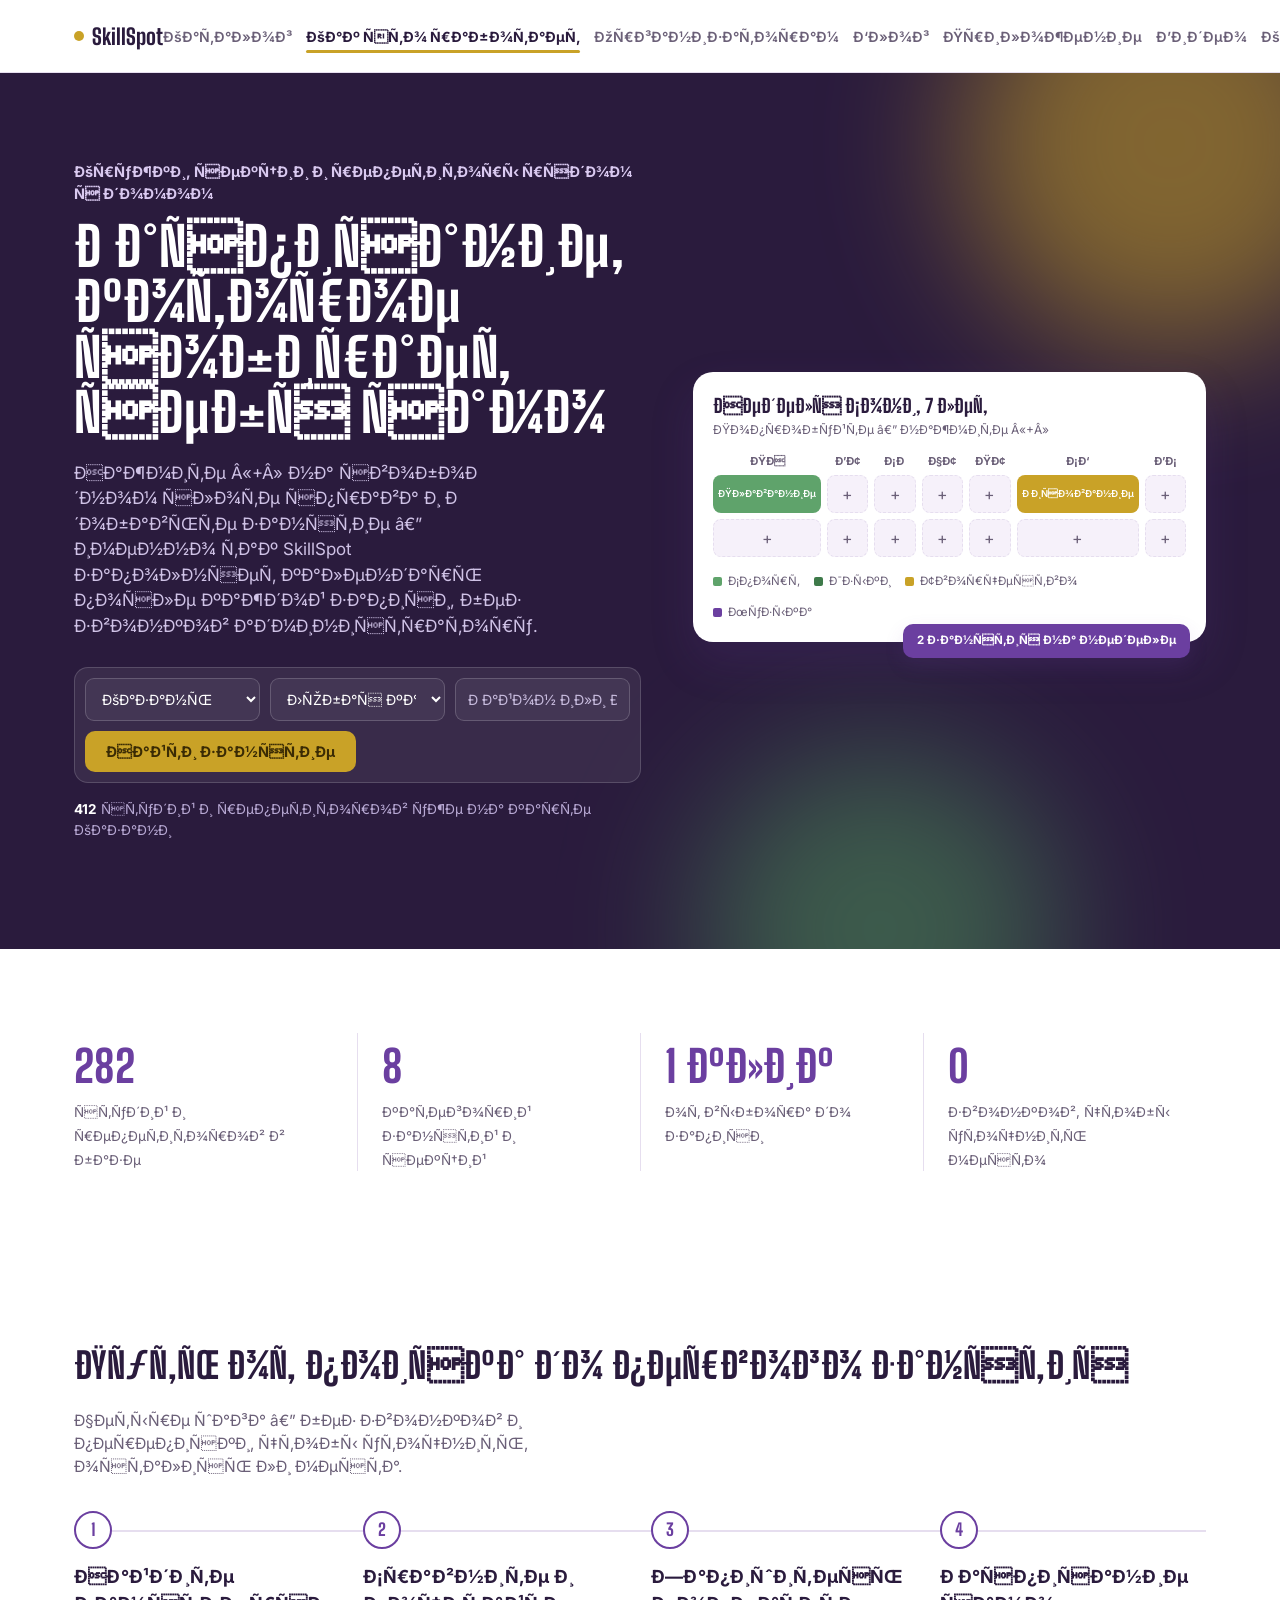
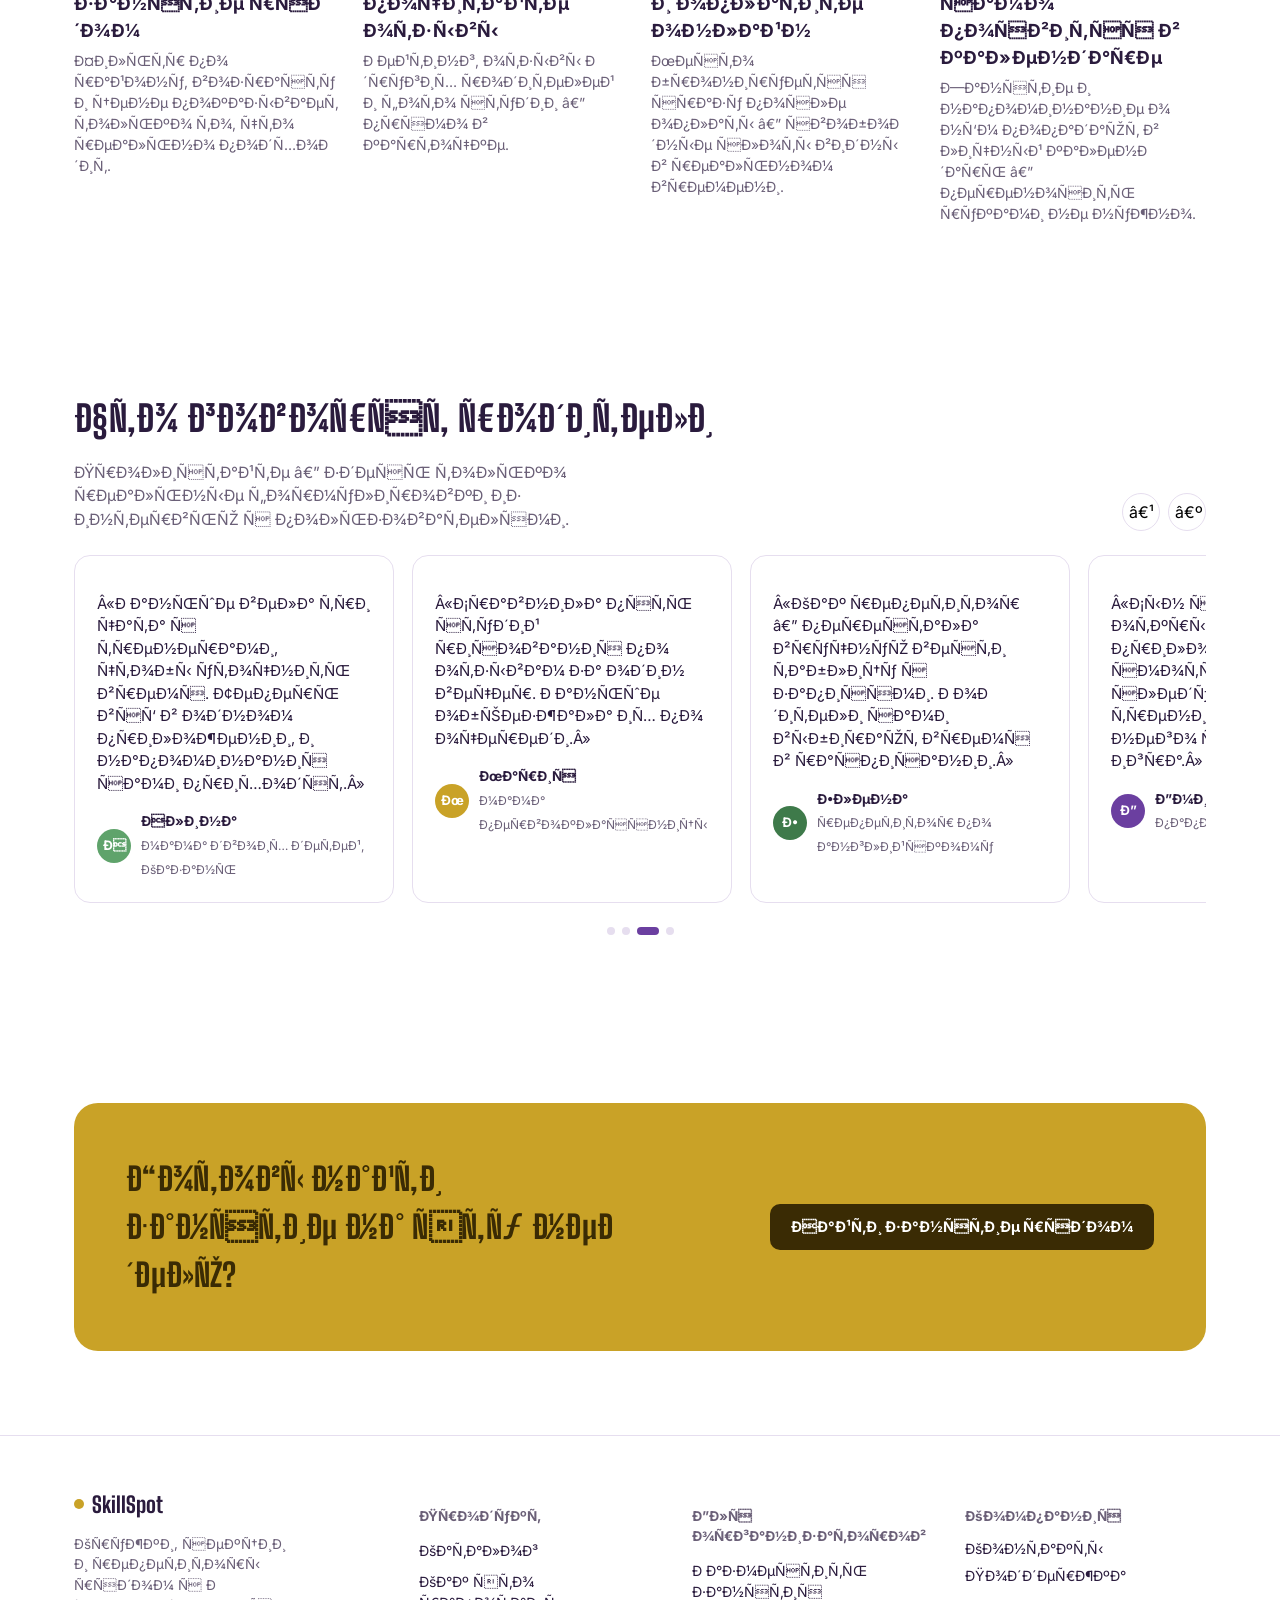
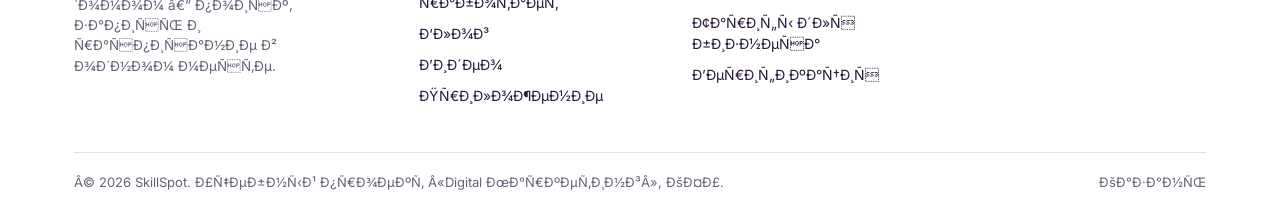
<file: index.html>
<!doctype html>
<html lang="ru">
  <head>
    <!-- Yandex.Metrika counter -->
    <script type="text/javascript">
      (function (m, e, t, r, i, k, a) {
        m[i] =
          m[i] ||
          function () {
            (m[i].a = m[i].a || []).push(arguments);
          };
        m[i].l = 1 * new Date();
        for (var j = 0; j < document.scripts.length; j++) {
          if (document.scripts[j].src === r) {
            return;
          }
        }
        ((k = e.createElement(t)),
          (a = e.getElementsByTagName(t)[0]),
          (k.async = 1),
          (k.src = r),
          a.parentNode.insertBefore(k, a));
      })(
        window,
        document,
        "script",
        "https://mc.yandex.ru/metrika/tag.js?id=113443850",
        "ym",
      );

      ym(113443850, "init", {
        ssr: true,
        webvisor: true,
        clickmap: true,
        ecommerce: "dataLayer",
        referrer: document.referrer,
        url: location.href,
        accurateTrackBounce: true,
        trackLinks: true,
      });
    </script>
    <noscript
      ><div>
        <img
          src="https://mc.yandex.ru/watch/113443850"
          style="position: absolute; left: -9999px"
          alt=""
        /></div
    ></noscript>
    <!-- /Yandex.Metrika counter -->
    <meta charset="UTF-8" />
    <meta
      name="viewport"
      content="width=device-width, initial-scale=1, viewport-fit=cover"
    />
    <title>
      SkillSpot — кружки, секции и репетиторы рядом с домом в Казани
    </title>
    <meta
      name="description"
      content="SkillSpot — поиск и онлайн-запись на кружки, секции, танцы, репетиторов и детские студии в Казани."
    />
    <meta
      name="keywords"
      content="кружки для детей, секции рядом с домом, репетиторы Казань, детские студии, запись на занятия онлайн, расписание кружков, дополнительное образование, SkillSpot"
    />
    <meta name="author" content="SkillSpot" />
    <meta name="robots" content="index, follow" />
    <link rel="canonical" href="https://skillspot.ru/" />

    <!-- Open Graph -->
    <meta property="og:type" content="website" />
    <meta property="og:locale" content="ru_RU" />
    <meta property="og:site_name" content="SkillSpot" />
    <meta
      property="og:title"
      content="SkillSpot — кружки, секции и репетиторы рядом с домом"
    />
    <meta
      property="og:description"
      content="Поиск, сравнение и онлайн-запись на кружки, секции и к репетиторам. Расписание само синхронизируется с календарём."
    />
    <meta property="og:url" content="https://skillspot.ru/" />
    <meta name="twitter:card" content="summary" />
    <meta
      name="twitter:title"
      content="SkillSpot — кружки, секции и репетиторы рядом с домом"
    />
    <meta
      name="twitter:description"
      content="Поиск, сравнение и онлайн-запись на кружки, секции и к репетиторам в одном месте."
    />

    <link rel="preconnect" href="https://fonts.googleapis.com" />
    <link rel="preconnect" href="https://fonts.gstatic.com" crossorigin />
    <link
      href="https://fonts.googleapis.com/css2?family=Big+Shoulders+Display:wght@600;700;800;900&family=Inter:wght@400;500;600;700&display=swap"
      rel="stylesheet"
    />

    <!--
  Яндекс.Вебмастер: подтверждение прав на сайт через meta-тег.
  После регистрации сайта в Яндекс.Вебмастере вставьте сюда свой код подтверждения:
  <meta name="yandex-verification" content="ВАШ_КОД_ПОДТВЕРЖДЕНИЯ" />
-->

    <script type="application/ld+json">
      {
        "@context": "https://schema.org",
        "@type": "Organization",
        "name": "SkillSpot",
        "url": "https://skillspot.ru/",
        "description": "Онлайн-платформа для поиска и записи на кружки, секции и к репетиторам.",
        "areaServed": "Казань",
        "sameAs": []
      }
    </script>
    <style>
      :root {
        box-sizing: border-box;
        padding-top: env(safe-area-inset-top, 0px);
        padding-bottom: env(safe-area-inset-bottom, 0px);

        --ink: #2a1b3d;
        --paper: #ffffff;
        --paper-2: #f6f1fa;
        --sub: #6b6078;
        --line: #e6deef;

        --brand: #6b3fa0;
        --brand-ink: #3f2461;
        --brand-tint: #eee4f7;

        --mustard: #c9a227;
        --mustard-ink: #6b4e0f;
        --green: #4c8f58;
        --green-ink: #254a2c;

        --sport: #5fa36b;
        --art: #c9a227;
        --music: #6b3fa0;
        --lang: #3e7a4a;
        --tutor: #a5821f;
        --dance: #8b5fbe;
        --fitness: #4c8f58;
        --school: #7a5d12;

        --shadow: 0 20px 45px rgba(107, 63, 160, 0.16);
        --shadow-sm: 0 8px 20px rgba(107, 63, 160, 0.12);
      }
      html {
        scroll-padding-top: 76px;
        scroll-behavior: smooth;
      }
      @media (prefers-reduced-motion: reduce) {
        html {
          scroll-behavior: auto;
        }
      }
      * {
        box-sizing: border-box;
      }
      ::selection {
        background: var(--brand-tint);
        color: var(--brand-ink);
      }

      @media (prefers-color-scheme: dark) {
        :root:not([data-theme="light"]) {
          --ink: #f1eef7;
          --paper: #1e1730;
          --paper-2: #241b3a;
          --sub: #c7bbdd;
          --line: #3a2d55;
          --brand-tint: #33254d;
        }
      }
      :root[data-theme="dark"] {
        --ink: #f1eef7;
        --paper: #1e1730;
        --paper-2: #241b3a;
        --sub: #c7bbdd;
        --line: #3a2d55;
        --brand-tint: #33254d;
      }

      body {
        margin: 0;
        background: var(--paper);
        color: var(--ink);
        font-family:
          "Inter",
          -apple-system,
          BlinkMacSystemFont,
          "Segoe UI",
          Roboto,
          Arial,
          sans-serif;
        -webkit-font-smoothing: antialiased;
        font-size: 16px;
        line-height: 1.5;
      }
      h1,
      h2,
      h3 {
        font-family: "Big Shoulders Display", "Arial Narrow", Arial, sans-serif;
        font-weight: 800;
        letter-spacing: 0.01em;
        margin: 0;
        color: var(--ink);
      }
      a {
        color: inherit;
        text-decoration: none;
      }
      img,
      svg {
        display: block;
        max-width: 100%;
      }
      :focus-visible {
        outline: 2.5px solid var(--mustard);
        outline-offset: 2px;
        border-radius: 4px;
      }
      button {
        font-family: inherit;
      }

      ::-webkit-scrollbar {
        width: 10px;
        height: 10px;
      }
      ::-webkit-scrollbar-track {
        background: var(--paper-2);
      }
      ::-webkit-scrollbar-thumb {
        background: var(--brand);
        border-radius: 8px;
      }
      html {
        scrollbar-color: var(--brand) var(--paper-2);
      }

      .wrap {
        max-width: 1180px;
        margin: 0 auto;
        padding: 0 24px;
      }
      section {
        padding: 84px 0;
      }
      @media (max-width: 720px) {
        section {
          padding: 56px 0;
        }
      }

      /* ---------- header ---------- */
      header.site {
        position: sticky;
        top: 0;
        z-index: 50;
        background: color-mix(in srgb, var(--paper) 90%, transparent);
        backdrop-filter: blur(10px);
        border-bottom: 1px solid var(--line);
        padding-top: env(safe-area-inset-top, 0px);
      }
      .nav {
        display: flex;
        align-items: center;
        justify-content: space-between;
        height: 72px;
      }
      .logo {
        display: flex;
        align-items: center;
        gap: 8px;
        font-family: "Big Shoulders Display", sans-serif;
        font-weight: 800;
        font-size: 22px;
      }
      .logo .dot {
        width: 10px;
        height: 10px;
        border-radius: 50%;
        background: var(--mustard);
      }
      nav.links {
        display: flex;
        gap: 28px;
        font-size: 14.5px;
        font-weight: 600;
      }
      nav.links a {
        color: var(--sub);
        position: relative;
      }
      nav.links a:hover {
        color: var(--ink);
      }
      .nav-right {
        display: flex;
        align-items: center;
        gap: 18px;
      }
      .nav-right .login {
        font-size: 14.5px;
        font-weight: 600;
        color: var(--sub);
      }
      .btn {
        display: inline-flex;
        align-items: center;
        justify-content: center;
        gap: 6px;
        padding: 11px 20px;
        border-radius: 10px;
        font-weight: 700;
        font-size: 14.5px;
        border: 1.5px solid transparent;
        cursor: pointer;
        white-space: nowrap;
        transition:
          transform 0.18s ease,
          box-shadow 0.18s ease,
          background 0.18s ease;
      }
      @media (prefers-reduced-motion: reduce) {
        .btn {
          transition: none;
        }
      }
      .btn-primary {
        background: var(--ink);
        color: var(--paper);
      }
      .btn-primary:hover {
        transform: translateY(-2px);
        box-shadow: var(--shadow-sm);
      }
      .btn-mustard {
        background: var(--mustard);
        color: #3a2b04;
      }
      .btn-mustard:hover {
        transform: translateY(-2px);
        box-shadow: 0 14px 30px rgba(201, 162, 39, 0.35);
      }
      .btn-outline {
        background: transparent;
        border-color: var(--line);
        color: var(--ink);
      }
      .btn-outline:hover {
        border-color: var(--brand);
        color: var(--brand);
      }
      .btn-sm {
        padding: 8px 14px;
        font-size: 13px;
        border-radius: 8px;
      }
      .btn:active {
        transform: translateY(0);
      }

      .burger {
        display: none;
        background: none;
        border: none;
        padding: 6px;
        cursor: pointer;
      }
      .burger span {
        display: block;
        width: 22px;
        height: 2px;
        background: var(--ink);
        margin: 5px 0;
      }
      @media (max-width: 860px) {
        nav.links {
          display: none;
        }
        .nav-right .login {
          display: none;
        }
        .burger {
          display: block;
        }
      }
      .mobile-panel {
        display: none;
        flex-direction: column;
        gap: 14px;
        padding: 16px 24px 24px;
        border-top: 1px solid var(--line);
      }
      .mobile-panel.open {
        display: flex;
      }
      .mobile-panel a {
        font-weight: 600;
        color: var(--ink);
      }
      .mobile-panel a.btn {
        color: var(--paper);
      }

      /* ---------- scrollspy rail ---------- */
      .rail {
        position: fixed;
        right: 22px;
        top: 50%;
        transform: translateY(-50%);
        display: flex;
        flex-direction: column;
        gap: 14px;
        z-index: 45;
      }
      .rail a {
        width: 9px;
        height: 9px;
        border-radius: 50%;
        background: var(--line);
        display: block;
        transition:
          transform 0.2s ease,
          background 0.2s ease;
      }
      .rail a.active {
        background: var(--brand);
        transform: scale(1.5);
      }
      @media (max-width: 1040px) {
        .rail {
          display: none;
        }
      }

      /* ---------- hero ---------- */
      .hero {
        position: relative;
        overflow: hidden;
        padding: 88px 0 96px;
        background: var(--ink);
        color: #f4f0fa;
      }
      .glow {
        position: absolute;
        border-radius: 50%;
        filter: blur(70px);
        opacity: 0.55;
        pointer-events: none;
      }
      .glow-1 {
        width: 420px;
        height: 420px;
        background: var(--mustard);
        top: -140px;
        right: -100px;
      }
      .glow-2 {
        width: 360px;
        height: 360px;
        background: var(--green);
        bottom: -160px;
        right: 220px;
      }
      .hero-grid {
        position: relative;
        display: grid;
        grid-template-columns: 1.05fr 0.95fr;
        gap: 52px;
        align-items: center;
        z-index: 2;
      }
      @media (max-width: 900px) {
        .hero-grid {
          grid-template-columns: 1fr;
          gap: 40px;
        }
      }
      .eyebrow-free {
        font-size: 14.5px;
        color: #d9c9f0;
        font-weight: 700;
        margin-bottom: 14px;
      }
      h1.hero-title {
        font-size: 54px;
        line-height: 1.03;
        margin-bottom: 20px;
        color: #fff;
      }
      @media (max-width: 520px) {
        h1.hero-title {
          font-size: 36px;
        }
      }
      .hero p.lead {
        font-size: 17px;
        color: #cfc2e6;
        max-width: 480px;
        margin-bottom: 28px;
      }

      .finder {
        display: flex;
        gap: 10px;
        flex-wrap: wrap;
        background: rgba(255, 255, 255, 0.07);
        border: 1px solid rgba(255, 255, 255, 0.16);
        border-radius: 14px;
        padding: 10px;
      }
      .finder select,
      .finder input {
        border: 1px solid rgba(255, 255, 255, 0.18);
        background: rgba(255, 255, 255, 0.06);
        color: #fff;
        border-radius: 9px;
        padding: 11px 12px;
        font-size: 14px;
        font-family: inherit;
        flex: 1;
        min-width: 130px;
      }
      .finder select option {
        color: #111;
      }
      .finder input::placeholder {
        color: #c7bbdd;
      }
      .finder .btn {
        flex: 0 0 auto;
      }
      @media (max-width: 520px) {
        .finder {
          flex-direction: column;
        }
        .finder select,
        .finder input {
          min-width: 100%;
        }
      }

      .trust-line {
        margin-top: 16px;
        font-size: 13.5px;
        color: #b8a9d4;
      }
      .trust-line b {
        color: #fff;
      }

      /* interactive planner card */
      .schedule-card {
        background: var(--paper);
        border-radius: 20px;
        box-shadow: var(--shadow);
        padding: 20px;
        position: relative;
        color: var(--ink);
      }
      .schedule-head {
        display: flex;
        justify-content: space-between;
        align-items: baseline;
        margin-bottom: 14px;
      }
      .schedule-head .cal-title {
        font-family: "Big Shoulders Display", sans-serif;
        font-weight: 800;
        font-size: 19px;
      }
      .schedule-head .cal-sub {
        font-size: 12px;
        color: var(--sub);
      }
      .week {
        display: grid;
        grid-template-columns: repeat(7, 1fr);
        gap: 6px;
      }
      .day {
        display: flex;
        flex-direction: column;
        gap: 6px;
      }
      .day .d-label {
        font-size: 11px;
        text-align: center;
        color: var(--sub);
        font-weight: 700;
      }
      .slot {
        border-radius: 8px;
        padding: 6px 5px;
        font-size: 9.5px;
        line-height: 1.25;
        color: #fff;
        font-weight: 600;
        min-height: 38px;
        display: flex;
        align-items: center;
        justify-content: center;
        text-align: center;
      }
      .slot.empty {
        background: var(--paper-2);
        border: 1px dashed var(--line);
        min-height: 38px;
        color: var(--sub);
        cursor: pointer;
        font-size: 16px;
        font-weight: 400;
        position: relative;
      }
      .slot.empty:hover {
        border-color: var(--brand);
        color: var(--brand);
      }
      .add-menu {
        position: absolute;
        z-index: 10;
        background: var(--paper);
        border: 1px solid var(--line);
        border-radius: 10px;
        box-shadow: var(--shadow);
        padding: 6px;
        display: none;
        flex-direction: column;
        gap: 3px;
        min-width: 120px;
      }
      .add-menu.open {
        display: flex;
      }
      .add-menu button {
        border: none;
        background: none;
        text-align: left;
        font-size: 11px;
        padding: 6px 8px;
        border-radius: 6px;
        cursor: pointer;
        display: flex;
        align-items: center;
        gap: 6px;
        color: var(--ink);
      }
      .add-menu button:hover {
        background: var(--paper-2);
      }
      .add-menu .sw {
        width: 8px;
        height: 8px;
        border-radius: 50%;
        flex: 0 0 auto;
      }
      .legend-row {
        display: flex;
        gap: 14px;
        flex-wrap: wrap;
        margin-top: 16px;
        font-size: 11.5px;
        color: var(--sub);
      }
      .legend-row .lg {
        display: flex;
        align-items: center;
        gap: 6px;
      }
      .legend-row .sq {
        width: 9px;
        height: 9px;
        border-radius: 2px;
      }
      .plan-count {
        position: absolute;
        right: 16px;
        bottom: -16px;
        background: var(--brand);
        color: #fff;
        font-size: 11.5px;
        font-weight: 700;
        padding: 8px 14px;
        border-radius: 10px;
        box-shadow: var(--shadow-sm);
      }

      /* ---------- marquee ---------- */
      .marquee-wrap {
        overflow: hidden;
        border-top: 1px solid var(--line);
        border-bottom: 1px solid var(--line);
        background: var(--paper-2);
        padding: 16px 0;
      }
      .marquee {
        display: flex;
        gap: 14px;
        width: max-content;
        animation: scroll-left 32s linear infinite;
      }
      @media (prefers-reduced-motion: reduce) {
        .marquee {
          animation: none;
          flex-wrap: wrap;
        }
      }
      .marquee-wrap:hover .marquee {
        animation-play-state: paused;
      }
      @keyframes scroll-left {
        from {
          transform: translateX(0);
        }
        to {
          transform: translateX(-50%);
        }
      }
      .m-chip {
        display: flex;
        align-items: center;
        gap: 8px;
        padding: 9px 18px;
        border-radius: 999px;
        background: var(--paper);
        border: 1px solid var(--line);
        font-weight: 700;
        font-size: 14px;
        white-space: nowrap;
      }
      .m-chip .dot {
        width: 8px;
        height: 8px;
        border-radius: 50%;
      }

      /* ---------- stats ---------- */
      .stats-grid {
        display: grid;
        grid-template-columns: repeat(4, 1fr);
      }
      @media (max-width: 760px) {
        .stats-grid {
          grid-template-columns: repeat(2, 1fr);
        }
      }
      .stat {
        padding: 0 24px;
        border-left: 1px solid var(--line);
      }
      .stat:first-child {
        border-left: none;
        padding-left: 0;
      }
      @media (max-width: 760px) {
        .stat:nth-child(2n + 1) {
          border-left: none;
          padding-left: 0;
        }
      }
      .stat b {
        display: block;
        font-family: "Big Shoulders Display", sans-serif;
        font-size: 44px;
        font-weight: 800;
        color: var(--brand);
      }
      .stat span {
        font-size: 13.5px;
        color: var(--sub);
      }

      /* ---------- categories heading ---------- */
      h2.section-title {
        font-size: 36px;
        margin-bottom: 10px;
      }
      p.section-lead {
        color: var(--sub);
        font-size: 15.5px;
        max-width: 560px;
        margin-bottom: 32px;
      }

      /* ---------- journey / how it works ---------- */
      .journey {
        position: relative;
      }
      .journey-line {
        position: absolute;
        left: 0;
        right: 0;
        top: 19px;
        height: 2px;
        background: var(--line);
      }
      @media (max-width: 760px) {
        .journey-line {
          display: none;
        }
      }
      .steps {
        display: grid;
        grid-template-columns: repeat(4, 1fr);
        gap: 22px;
        position: relative;
      }
      @media (max-width: 900px) {
        .steps {
          grid-template-columns: repeat(2, 1fr);
        }
      }
      @media (max-width: 520px) {
        .steps {
          grid-template-columns: 1fr;
        }
      }
      .step .num {
        width: 38px;
        height: 38px;
        border-radius: 50%;
        background: var(--paper);
        border: 2px solid var(--brand);
        color: var(--brand);
        font-family: "Big Shoulders Display", sans-serif;
        font-size: 17px;
        font-weight: 800;
        display: flex;
        align-items: center;
        justify-content: center;
        margin-bottom: 14px;
        position: relative;
        z-index: 2;
      }
      .step h3 {
        font-size: 18px;
        font-weight: 700;
        margin: 0 0 6px;
        font-family: "Inter", sans-serif;
      }
      .step p {
        font-size: 14px;
        color: var(--sub);
        margin: 0;
      }

      /* ---------- providers ---------- */
      .filter-row {
        display: flex;
        gap: 10px;
        flex-wrap: wrap;
        margin-bottom: 26px;
      }
      .filter-btn {
        border: 1.5px solid var(--line);
        background: var(--paper);
        color: var(--ink);
        border-radius: 999px;
        padding: 9px 16px;
        font-size: 13.5px;
        font-weight: 700;
        cursor: pointer;
        display: flex;
        align-items: center;
        gap: 7px;
        transition:
          border-color 0.15s ease,
          color 0.15s ease;
      }
      .filter-btn .dot {
        width: 8px;
        height: 8px;
        border-radius: 50%;
      }
      .filter-btn.active {
        border-color: var(--ink);
        background: var(--ink);
        color: #fff;
      }
      .filter-btn.active .dot {
        box-shadow: 0 0 0 2px rgba(255, 255, 255, 0.5);
      }

      .prov-grid {
        display: grid;
        grid-template-columns: repeat(3, 1fr);
        gap: 18px;
        grid-auto-flow: dense;
      }
      @media (max-width: 900px) {
        .prov-grid {
          grid-template-columns: repeat(2, 1fr);
        }
      }
      @media (max-width: 600px) {
        .prov-grid {
          grid-template-columns: 1fr;
        }
      }
      .prov-card {
        border: 1px solid var(--line);
        border-radius: 16px;
        padding: 20px;
        background: var(--paper);
        display: flex;
        flex-direction: column;
        gap: 10px;
        transition:
          transform 0.18s ease,
          box-shadow 0.18s ease;
      }
      .prov-card:hover {
        transform: translateY(-3px);
        box-shadow: var(--shadow-sm);
      }
      .prov-card.big {
        grid-row: span 2;
        justify-content: space-between;
        background: var(--brand-tint);
        border-color: transparent;
      }
      .prov-card.hidden {
        display: none;
      }
      .prov-top {
        display: flex;
        align-items: center;
        gap: 8px;
      }
      .prov-top .dot {
        width: 9px;
        height: 9px;
        border-radius: 50%;
      }
      .prov-top span {
        font-size: 12.5px;
        color: var(--sub);
        font-weight: 600;
      }
      .prov-card h3 {
        font-family: "Inter", sans-serif;
        font-size: 18px;
        font-weight: 700;
      }
      .prov-card.big h3 {
        font-size: 24px;
        font-family: "Big Shoulders Display", sans-serif;
      }
      .prov-card p {
        font-size: 13.5px;
        color: var(--sub);
        margin: 0;
      }
      .prov-meta {
        display: flex;
        justify-content: space-between;
        align-items: center;
        font-size: 13.5px;
        margin-top: auto;
        padding-top: 8px;
      }
      .prov-meta b {
        font-size: 15px;
      }
      .rating {
        color: var(--mustard-ink);
        font-weight: 700;
      }
      .empty-state {
        display: none;
        text-align: center;
        padding: 40px 0;
        color: var(--sub);
        font-size: 14.5px;
      }
      .empty-state.show {
        display: block;
      }

      /* ---------- audience tabs ---------- */
      .tabs {
        display: flex;
        gap: 10px;
        margin-bottom: 24px;
      }
      .tab-btn {
        border: 1.5px solid var(--line);
        background: var(--paper);
        color: var(--sub);
        font-weight: 700;
        font-size: 14.5px;
        border-radius: 999px;
        padding: 10px 20px;
        cursor: pointer;
      }
      .tab-btn.active {
        background: var(--ink);
        color: #fff;
        border-color: var(--ink);
      }
      .tab-panel {
        display: none;
        border: 1px solid var(--line);
        border-radius: 18px;
        padding: 36px;
        background: var(--paper-2);
      }
      .tab-panel.active {
        display: block;
      }
      .tab-panel h3 {
        font-family: "Big Shoulders Display", sans-serif;
        font-size: 26px;
        margin-bottom: 16px;
      }
      .tab-panel ul {
        list-style: none;
        margin: 0 0 22px;
        padding: 0;
        display: grid;
        grid-template-columns: 1fr 1fr;
        gap: 12px 24px;
      }
      @media (max-width: 600px) {
        .tab-panel ul {
          grid-template-columns: 1fr;
        }
      }
      .tab-panel li {
        font-size: 14.5px;
        color: var(--ink);
        display: flex;
        gap: 10px;
        align-items: flex-start;
      }
      .tab-panel li svg {
        flex: 0 0 auto;
        margin-top: 3px;
        color: var(--brand);
      }

      /* ---------- app ---------- */
      .app-grid {
        display: grid;
        grid-template-columns: 1fr 0.9fr;
        gap: 48px;
        align-items: center;
      }
      @media (max-width: 900px) {
        .app-grid {
          grid-template-columns: 1fr;
        }
      }
      .app-badges {
        display: flex;
        gap: 10px;
        margin-top: 22px;
        flex-wrap: wrap;
      }
      .app-badge {
        border: 1.5px solid var(--line);
        border-radius: 10px;
        padding: 10px 16px;
        font-size: 13.5px;
        font-weight: 700;
      }
      .phone {
        background: var(--ink);
        border-radius: 32px;
        padding: 14px;
        max-width: 280px;
        margin: 0 auto;
        box-shadow: var(--shadow);
      }
      .phone-screen {
        background: var(--paper);
        border-radius: 22px;
        padding: 16px;
        min-height: 420px;
      }
      .phone-app-title {
        font-family: "Big Shoulders Display", sans-serif;
        font-weight: 800;
        font-size: 17px;
        margin-bottom: 12px;
      }
      .phone-item {
        display: flex;
        gap: 10px;
        align-items: center;
        border: 1px solid var(--line);
        border-radius: 10px;
        padding: 9px 10px;
        margin-bottom: 8px;
      }
      .phone-item .sq {
        width: 8px;
        height: 8px;
        border-radius: 50%;
        flex: 0 0 auto;
      }
      .phone-item div span {
        display: block;
        font-size: 11px;
        color: var(--sub);
      }
      .phone-item div b {
        font-size: 12.5px;
      }

      /* ---------- reviews carousel ---------- */
      .rev-head {
        display: flex;
        justify-content: space-between;
        align-items: flex-end;
        margin-bottom: 24px;
        gap: 16px;
        flex-wrap: wrap;
      }
      .rev-nav {
        display: flex;
        gap: 8px;
      }
      .rev-nav button {
        width: 38px;
        height: 38px;
        border-radius: 50%;
        border: 1.5px solid var(--line);
        background: var(--paper);
        cursor: pointer;
        font-size: 16px;
      }
      .rev-nav button:hover {
        border-color: var(--brand);
        color: var(--brand);
      }
      .rev-scroll {
        display: flex;
        gap: 18px;
        overflow-x: auto;
        scroll-snap-type: x mandatory;
        padding-bottom: 6px;
        scrollbar-width: none;
      }
      .rev-scroll::-webkit-scrollbar {
        display: none;
      }
      .rev-card {
        border: 1px solid var(--line);
        border-radius: 16px;
        padding: 22px;
        background: var(--paper);
        scroll-snap-align: start;
        flex: 0 0 320px;
      }
      .rev-quote {
        font-size: 15px;
        margin-bottom: 16px;
      }
      .rev-who {
        display: flex;
        align-items: center;
        gap: 10px;
      }
      .avatar {
        width: 34px;
        height: 34px;
        border-radius: 50%;
        display: flex;
        align-items: center;
        justify-content: center;
        color: #fff;
        font-weight: 700;
        font-size: 13px;
        flex: 0 0 auto;
      }
      .rev-who div b {
        font-size: 13.5px;
        display: block;
      }
      .rev-who div span {
        font-size: 12px;
        color: var(--sub);
      }

      /* ---------- loyalty ---------- */
      .loyalty {
        background: var(--ink);
        color: #f4f0fa;
        border-radius: 24px;
        padding: 48px;
        position: relative;
        overflow: hidden;
      }
      .loyalty-grid {
        display: grid;
        grid-template-columns: 1.2fr 1fr;
        gap: 32px;
        align-items: center;
        position: relative;
        z-index: 2;
      }
      @media (max-width: 800px) {
        .loyalty-grid {
          grid-template-columns: 1fr;
        }
      }
      .loyalty h2 {
        color: #fff;
        font-size: 30px;
        margin-bottom: 12px;
      }
      .loyalty p {
        color: #cfc2e6;
        font-size: 15px;
        max-width: 440px;
      }
      .progress-wrap {
        margin-top: 22px;
      }
      .progress-label {
        display: flex;
        justify-content: space-between;
        font-size: 12.5px;
        color: #cfc2e6;
        margin-bottom: 8px;
      }
      .progress-track {
        height: 10px;
        border-radius: 999px;
        background: rgba(255, 255, 255, 0.12);
        overflow: hidden;
      }
      .progress-fill {
        height: 100%;
        width: 0%;
        border-radius: 999px;
        background: linear-gradient(90deg, var(--mustard), var(--green));
        transition: width 1.1s cubic-bezier(0.2, 0.8, 0.2, 1);
      }
      @media (prefers-reduced-motion: reduce) {
        .progress-fill {
          transition: none;
        }
      }
      .loy-list {
        display: flex;
        flex-direction: column;
        gap: 14px;
      }
      .loy-item {
        display: flex;
        gap: 12px;
        align-items: flex-start;
        background: rgba(255, 255, 255, 0.07);
        border-radius: 12px;
        padding: 14px 16px;
      }
      .loy-item b {
        display: block;
        font-size: 14.5px;
        color: #fff;
      }
      .loy-item span {
        font-size: 13px;
        color: #cfc2e6;
      }

      /* ---------- cta band ---------- */
      .cta-band {
        border-radius: 24px;
        padding: 52px;
        background: var(--mustard);
        color: #3a2b04;
        display: flex;
        justify-content: space-between;
        align-items: center;
        gap: 24px;
        flex-wrap: wrap;
      }
      .cta-band h2 {
        font-size: 32px;
        max-width: 520px;
        color: #3a2b04;
      }
      .cta-band .btn-primary {
        background: #3a2b04;
      }

      /* ---------- editable content & video blocks ---------- */
      .edit-head {
        display: flex;
        justify-content: space-between;
        align-items: flex-end;
        gap: 16px;
        margin-bottom: 20px;
        flex-wrap: wrap;
      }
      .edit-toggle {
        display: none;
      }
      .content-view {
        font-size: 15.5px;
        color: var(--ink);
        line-height: 1.75;
        max-width: 720px;
        white-space: pre-wrap;
      }
      .content-edit textarea {
        width: 100%;
        min-height: 170px;
        border: 1px solid var(--line);
        border-radius: 12px;
        padding: 14px;
        font-family: inherit;
        font-size: 14.5px;
        resize: vertical;
        background: var(--paper);
        color: var(--ink);
      }
      .edit-actions {
        display: flex;
        gap: 10px;
        margin-top: 12px;
      }
      .video-view {
        border: 1px solid var(--line);
        border-radius: 18px;
        overflow: hidden;
        background: var(--paper-2);
        min-height: 280px;
        display: flex;
        align-items: center;
        justify-content: center;
      }
      .video-view video {
        width: 100%;
        max-height: 520px;
        display: block;
        background: #000;
      }
      .video-placeholder {
        color: var(--sub);
        font-size: 14.5px;
        padding: 70px 20px;
        text-align: center;
        max-width: 340px;
      }
      .video-edit {
        border: 1px dashed var(--line);
        border-radius: 16px;
        padding: 22px;
        background: var(--paper-2);
      }
      .video-edit input[type="text"] {
        width: 100%;
        border: 1px solid var(--line);
        border-radius: 10px;
        padding: 11px 14px;
        font-size: 14px;
        font-family: inherit;
        background: var(--paper);
        color: var(--ink);
      }
      .upload-hint {
        font-size: 12.5px;
        color: var(--sub);
        margin-top: 10px;
        min-height: 1em;
      }
      [hidden] {
        display: none !important;
      }

      /* ---------- live-app motion layer ---------- */
      header.site {
        transition: box-shadow 0.25s ease;
      }
      header.site.scrolled {
        box-shadow: 0 10px 28px rgba(42, 27, 61, 0.1);
      }
      .nav {
        transition: height 0.25s ease;
      }
      header.site.scrolled .nav {
        height: 60px;
      }

      .reveal {
        opacity: 0;
        transform: translateY(20px);
        transition:
          opacity 0.65s cubic-bezier(0.2, 0.8, 0.2, 1),
          transform 0.65s cubic-bezier(0.2, 0.8, 0.2, 1);
      }
      .reveal.in-view {
        opacity: 1;
        transform: translateY(0);
      }
      .reveal-stagger.in-view > * {
        transition-delay: calc(var(--stagger-i, 0) * 70ms);
      }

      @media (prefers-reduced-motion: no-preference) {
        @keyframes heroIn {
          from {
            opacity: 0;
            transform: translateY(18px);
          }
          to {
            opacity: 1;
            transform: translateY(0);
          }
        }
        .hero-grid > div:first-child > * {
          opacity: 0;
          animation: heroIn 0.7s ease forwards;
        }
        .hero-grid > div:first-child > *:nth-child(1) {
          animation-delay: 0.05s;
        }
        .hero-grid > div:first-child > *:nth-child(2) {
          animation-delay: 0.15s;
        }
        .hero-grid > div:first-child > *:nth-child(3) {
          animation-delay: 0.25s;
        }
        .hero-grid > div:first-child > *:nth-child(4) {
          animation-delay: 0.35s;
        }
        .hero-grid > div:first-child > *:nth-child(5) {
          animation-delay: 0.45s;
        }
        .schedule-card {
          opacity: 0;
          animation: heroIn 0.7s ease forwards;
          animation-delay: 0.3s;
        }

        @keyframes floaty {
          0%,
          100% {
            transform: translateY(0) scale(1);
          }
          50% {
            transform: translateY(-20px) scale(1.04);
          }
        }
        .glow-1 {
          animation: floaty 9s ease-in-out infinite;
        }
        .glow-2 {
          animation: floaty 11s ease-in-out infinite;
          animation-delay: -4s;
        }

        @keyframes popIn {
          from {
            transform: scale(0.78);
            opacity: 0.3;
          }
          to {
            transform: scale(1);
            opacity: 1;
          }
        }
        .slot.pop {
          animation: popIn 0.4s cubic-bezier(0.2, 0.9, 0.3, 1.3);
        }
      }

      .prov-card {
        transition:
          opacity 0.3s ease,
          transform 0.3s ease,
          box-shadow 0.18s ease;
      }
      .prov-card.prov-hide {
        opacity: 0;
        transform: scale(0.93);
      }
      .empty-state {
        transition: opacity 0.25s ease;
      }

      .tab-panel {
        display: none;
        opacity: 0;
        transform: translateY(8px);
        transition:
          opacity 0.3s ease,
          transform 0.3s ease;
      }
      .tab-panel.active {
        opacity: 1;
        transform: translateY(0);
      }

      .btn {
        position: relative;
        overflow: hidden;
      }
      .btn .ripple {
        position: absolute;
        border-radius: 50%;
        transform: scale(0);
        opacity: 0.5;
        pointer-events: none;
        background: rgba(0, 0, 0, 0.14);
        animation: rippleAnim 0.6s ease-out forwards;
      }
      .btn-primary .ripple,
      .btn-mustard .ripple {
        background: rgba(255, 255, 255, 0.5);
      }
      @keyframes rippleAnim {
        to {
          transform: scale(2.6);
          opacity: 0;
        }
      }

      .toast-wrap {
        position: fixed;
        left: 50%;
        bottom: 24px;
        transform: translateX(-50%);
        z-index: 70;
        display: flex;
        flex-direction: column;
        gap: 8px;
        align-items: center;
        pointer-events: none;
        width: 100%;
        padding: 0 16px;
      }
      .toast {
        background: var(--ink);
        color: #fff;
        font-size: 13.5px;
        font-weight: 600;
        padding: 12px 20px;
        border-radius: 999px;
        box-shadow: var(--shadow);
        opacity: 0;
        transform: translateY(14px) scale(0.98);
        transition:
          opacity 0.3s ease,
          transform 0.3s ease;
        max-width: 360px;
        text-align: center;
      }
      .toast.show {
        opacity: 1;
        transform: translateY(0) scale(1);
      }

      .to-top {
        position: fixed;
        left: 22px;
        bottom: 22px;
        width: 46px;
        height: 46px;
        border-radius: 50%;
        background: var(--ink);
        color: #fff;
        border: none;
        font-size: 19px;
        cursor: pointer;
        opacity: 0;
        pointer-events: none;
        transform: translateY(12px) scale(0.9);
        transition:
          opacity 0.25s ease,
          transform 0.25s ease,
          background 0.2s ease;
        z-index: 45;
        box-shadow: var(--shadow-sm);
      }
      .to-top.show {
        opacity: 1;
        pointer-events: auto;
        transform: translateY(0) scale(1);
      }
      .to-top:hover {
        background: var(--brand);
      }
      @media (max-width: 1040px) {
        .to-top {
          left: 16px;
          bottom: 16px;
        }
      }

      .rev-dots {
        display: flex;
        gap: 7px;
        justify-content: center;
        margin-top: 18px;
      }
      .rev-dots button {
        width: 8px;
        height: 8px;
        border-radius: 999px;
        border: none;
        background: var(--line);
        cursor: pointer;
        padding: 0;
        transition:
          width 0.25s ease,
          background 0.25s ease;
      }
      .rev-dots button.active {
        width: 22px;
        background: var(--brand);
      }

      .finder .btn[data-loading="1"] {
        pointer-events: none;
        opacity: 0.85;
      }
      .login {
        background: none;
        border: none;
        font-size: 14.5px;
        font-weight: 600;
        color: var(--sub);
        cursor: pointer;
        font-family: inherit;
        padding: 0;
      }
      .login:hover {
        color: var(--ink);
      }

      /* ---------- generic overlay (login / contact / article lightbox) ---------- */
      .overlay {
        position: fixed;
        inset: 0;
        z-index: 90;
        background: rgba(20, 14, 30, 0.55);
        display: none;
        align-items: flex-start;
        justify-content: center;
        padding: 48px 16px;
        overflow-y: auto;
        opacity: 0;
        transition: opacity 0.22s ease;
      }
      .overlay.open {
        display: flex;
      }
      .overlay.show {
        opacity: 1;
      }
      .overlay-box {
        background: var(--paper);
        border-radius: 18px;
        max-width: 640px;
        width: 100%;
        padding: 36px;
        position: relative;
        box-shadow: var(--shadow);
        transform: translateY(16px) scale(0.98);
        transition: transform 0.25s cubic-bezier(0.2, 0.8, 0.2, 1);
      }
      .overlay.show .overlay-box {
        transform: translateY(0) scale(1);
      }
      @media (prefers-reduced-motion: reduce) {
        .overlay,
        .overlay-box {
          transition: none;
        }
      }
      .overlay-box.wide {
        max-width: 760px;
      }
      .overlay-close {
        position: absolute;
        right: 16px;
        top: 16px;
        width: 36px;
        height: 36px;
        border-radius: 50%;
        border: 1px solid var(--line);
        background: var(--paper);
        font-size: 19px;
        line-height: 1;
        cursor: pointer;
        color: var(--sub);
      }
      .overlay-close:hover {
        color: var(--ink);
        border-color: var(--brand);
      }
      .overlay-box h3 {
        font-size: 24px;
        margin-bottom: 6px;
        padding-right: 30px;
      }
      .overlay-box .ov-sub {
        font-size: 13.5px;
        color: var(--sub);
        margin-bottom: 22px;
      }
      .ov-field {
        margin-bottom: 14px;
      }
      .ov-field label {
        display: block;
        font-size: 12.5px;
        font-weight: 700;
        color: var(--sub);
        margin-bottom: 6px;
      }
      .ov-field input,
      .ov-field textarea {
        width: 100%;
        border: 1px solid var(--line);
        border-radius: 10px;
        padding: 11px 13px;
        font-size: 14.5px;
        font-family: inherit;
        background: var(--paper-2);
        color: var(--ink);
      }
      .ov-field textarea {
        min-height: 100px;
        resize: vertical;
      }
      .ov-note {
        font-size: 12.5px;
        color: var(--sub);
        margin-top: 14px;
      }

      /* ---------- blog ---------- */
      .blog-grid {
        display: grid;
        grid-template-columns: repeat(3, 1fr);
        gap: 20px;
        margin-bottom: 40px;
      }
      @media (max-width: 900px) {
        .blog-grid {
          grid-template-columns: repeat(2, 1fr);
        }
      }
      @media (max-width: 600px) {
        .blog-grid {
          grid-template-columns: 1fr;
        }
      }
      .blog-card {
        border: 1px solid var(--line);
        border-radius: 16px;
        overflow: hidden;
        background: var(--paper);
        display: flex;
        flex-direction: column;
        transition:
          transform 0.18s ease,
          box-shadow 0.18s ease;
      }
      .blog-card:hover {
        transform: translateY(-3px);
        box-shadow: var(--shadow-sm);
      }
      .blog-photo {
        aspect-ratio: 2/1;
        position: relative;
        display: flex;
        align-items: flex-end;
        overflow: hidden;
      }
      .blog-photo .ph-icon {
        position: absolute;
        inset: 0;
        display: flex;
        align-items: center;
        justify-content: center;
        opacity: 0.9;
      }
      .blog-photo .ph-icon svg {
        width: 40px;
        height: 40px;
      }
      .blog-photo .ph-tag {
        position: relative;
        z-index: 2;
        margin: 10px;
        font-size: 10.5px;
        font-weight: 700;
        background: rgba(30, 16, 52, 0.72);
        color: #fff;
        padding: 4px 9px;
        border-radius: 999px;
      }
      .blog-body {
        padding: 18px 18px 20px;
        display: flex;
        flex-direction: column;
        gap: 8px;
        flex: 1;
      }
      .blog-body h3 {
        font-family: "Inter", sans-serif;
        font-size: 16.5px;
        font-weight: 700;
        line-height: 1.3;
      }
      .blog-body p {
        font-size: 13.5px;
        color: var(--sub);
        margin: 0;
        line-height: 1.55;
      }
      .blog-photo-caption {
        font-size: 10.5px;
        color: var(--sub);
        padding: 8px 18px 0;
        font-style: italic;
      }

      .blog-feature {
        display: grid;
        grid-template-columns: 1fr 1fr;
        gap: 0;
        border: 1px solid var(--line);
        border-radius: 18px;
        overflow: hidden;
        background: var(--paper);
      }
      @media (max-width: 800px) {
        .blog-feature {
          grid-template-columns: 1fr;
        }
      }
      .blog-feature .blog-photo {
        aspect-ratio: auto;
        height: 100%;
        min-height: 220px;
      }
      .blog-feature-body {
        padding: 32px;
        display: flex;
        flex-direction: column;
        justify-content: center;
        gap: 12px;
      }
      .blog-feature-body .ph-tag-inline {
        font-size: 11px;
        font-weight: 700;
        color: var(--brand-ink);
        background: var(--brand-tint);
        padding: 5px 11px;
        border-radius: 999px;
        width: fit-content;
      }
      .blog-feature-body h3 {
        font-size: 24px;
        font-family: "Big Shoulders Display", sans-serif;
      }
      .blog-feature-body p {
        font-size: 14.5px;
        color: var(--sub);
        margin: 0;
      }

      .blog-video-card {
        border: 1px solid var(--line);
        border-radius: 18px;
        padding: 28px;
        background: var(--paper-2);
        margin-bottom: 40px;
      }
      .blog-video-head {
        display: flex;
        justify-content: space-between;
        align-items: flex-start;
        gap: 16px;
        flex-wrap: wrap;
        margin-bottom: 16px;
      }
      .blog-video-head h3 {
        font-size: 20px;
        font-family: "Big Shoulders Display", sans-serif;
        margin-bottom: 4px;
      }
      .blog-video-head p {
        font-size: 13.5px;
        color: var(--sub);
        margin: 0;
        max-width: 460px;
      }

      .reels {
        display: grid;
        grid-template-columns: repeat(5, 1fr);
        gap: 14px;
        margin-bottom: 18px;
      }
      @media (max-width: 1000px) {
        .reels {
          grid-template-columns: repeat(3, 1fr);
        }
      }
      @media (max-width: 640px) {
        .reels {
          grid-template-columns: repeat(2, 1fr);
          gap: 10px;
        }
      }
      .reel {
        position: relative;
        display: block;
        width: 100%;
        padding: 0;
        border: 0;
        cursor: pointer;
        border-radius: 16px;
        overflow: hidden;
        aspect-ratio: 9/16;
        background: #1b1230 center/cover no-repeat;
        text-align: left;
        color: #fff;
        box-shadow: var(--shadow-sm);
        transition:
          transform 0.25s ease,
          box-shadow 0.25s ease;
      }
      .reel::after {
        content: "";
        position: absolute;
        inset: 0;
        background: linear-gradient(
          180deg,
          rgba(20, 10, 40, 0) 45%,
          rgba(20, 10, 40, 0.85) 100%
        );
      }
      .reel:hover,
      .reel:focus-visible {
        transform: translateY(-5px) scale(1.02);
        box-shadow: 0 18px 40px rgba(60, 30, 110, 0.28);
      }
      .reel-play {
        position: absolute;
        z-index: 2;
        top: 50%;
        left: 50%;
        width: 54px;
        height: 54px;
        margin: -27px 0 0 -27px;
        border-radius: 50%;
        background: rgba(255, 255, 255, 0.92);
        color: var(--brand);
        display: grid;
        place-items: center;
        transition: transform 0.25s ease;
      }
      .reel:hover .reel-play {
        transform: scale(1.12);
      }
      .reel-cap {
        position: absolute;
        z-index: 2;
        left: 12px;
        right: 12px;
        bottom: 12px;
      }
      .reel-cap b {
        display: block;
        font-size: 14.5px;
        line-height: 1.25;
      }
      .reel-cap span {
        font-size: 12px;
        opacity: 0.85;
      }
      #sectionsVideoView:empty {
        display: none;
      }
      .ov-video {
        display: block;
        margin: 0 auto;
        width: 100%;
        max-width: 380px;
        max-height: 72vh;
        border-radius: 14px;
        background: #000;
      }

      .deck {
        border: 1px solid var(--line);
        border-radius: 20px;
        background: var(--paper-2);
        padding: 20px;
      }
      .deck-stage {
        position: relative;
        border-radius: 14px;
        overflow: hidden;
        background: #1b1230;
        aspect-ratio: 16/9;
        box-shadow: var(--shadow-sm);
      }
      .deck-stage img {
        position: absolute;
        inset: 0;
        width: 100%;
        height: 100%;
        object-fit: contain;
        opacity: 0;
        transition: opacity 0.45s ease;
      }
      .deck-stage img.on {
        opacity: 1;
      }
      .deck-nav {
        position: absolute;
        top: 50%;
        transform: translateY(-50%);
        width: 44px;
        height: 44px;
        border-radius: 50%;
        border: 0;
        background: rgba(255, 255, 255, 0.9);
        color: var(--brand);
        font-size: 22px;
        cursor: pointer;
        z-index: 2;
        transition: transform 0.2s;
      }
      .deck-nav:hover {
        transform: translateY(-50%) scale(1.1);
      }
      .deck-nav.prev {
        left: 12px;
      }
      .deck-nav.next {
        right: 12px;
      }
      .deck-bar {
        display: flex;
        align-items: center;
        justify-content: space-between;
        gap: 14px;
        flex-wrap: wrap;
        margin-top: 16px;
      }
      .deck-thumbs {
        display: flex;
        gap: 8px;
        flex-wrap: wrap;
      }
      .deck-thumbs button {
        width: 64px;
        height: 36px;
        padding: 0;
        border: 2px solid transparent;
        border-radius: 6px;
        overflow: hidden;
        cursor: pointer;
        opacity: 0.6;
        background: none;
        transition:
          opacity 0.2s,
          border-color 0.2s;
      }
      .deck-thumbs button img {
        width: 100%;
        height: 100%;
        object-fit: cover;
        display: block;
      }
      .deck-thumbs button.on {
        opacity: 1;
        border-color: var(--brand);
      }
      .deck-actions {
        display: flex;
        gap: 10px;
        flex-wrap: wrap;
        align-items: center;
      }
      .deck-count {
        font-size: 13px;
        color: var(--sub);
        font-weight: 600;
      }

      .blog-card[data-post] {
        cursor: pointer;
      }
      .blog-card[data-post]:focus-visible {
        outline: 3px solid var(--mustard);
        outline-offset: 2px;
      }
      .blog-more {
        margin-top: auto;
        padding-top: 6px;
        font-size: 13px;
        font-weight: 700;
        color: var(--brand);
        transition: transform 0.2s;
        display: inline-block;
      }
      .blog-card:hover .blog-more {
        transform: translateX(4px);
      }
      .post-cover {
        width: 100%;
        height: 220px;
        border-radius: 14px;
        margin: 0 0 18px;
        background-size: cover;
        background-position: center;
      }
      .post-tag {
        display: inline-block;
        font-size: 11.5px;
        font-weight: 700;
        color: var(--brand);
        background: var(--paper-2);
        padding: 4px 10px;
        border-radius: 999px;
        margin-bottom: 10px;
      }
      .post-cta {
        margin-top: 18px;
      }
      .article-body {
        font-size: 15.5px;
        line-height: 1.75;
        color: var(--ink);
      }
      .article-body h2 {
        font-size: 20px;
        margin: 26px 0 10px;
        font-family: "Inter", sans-serif;
        font-weight: 700;
      }
      .article-body p {
        margin: 0 0 14px;
      }
      .article-body ol,
      .article-body ul {
        margin: 0 0 14px;
        padding-left: 22px;
      }
      .article-body li {
        margin-bottom: 6px;
      }
      .article-meta {
        font-size: 12.5px;
        color: var(--sub);
        margin-bottom: 18px;
      }
      .article-photo {
        border-radius: 12px;
        margin-bottom: 20px;
      }

      /* schedule card subtle pointer tilt */
      .schedule-card {
        transform-style: preserve-3d;
        will-change: transform;
        transition: transform 0.12s ease-out;
      }

      /* ---------- footer ---------- */
      footer {
        border-top: 1px solid var(--line);
        padding: 52px 0 32px;
      }
      .foot-grid {
        display: grid;
        grid-template-columns: 1.3fr 1fr 1fr 1fr;
        gap: 32px;
        margin-bottom: 36px;
      }
      @media (max-width: 760px) {
        .foot-grid {
          grid-template-columns: 1fr 1fr;
        }
      }
      .foot-col h4 {
        font-size: 13.5px;
        margin-bottom: 14px;
        color: var(--sub);
        font-weight: 700;
      }
      .foot-col a {
        display: block;
        font-size: 14px;
        margin-bottom: 10px;
        color: var(--ink);
      }
      .foot-col a:hover {
        color: var(--brand);
      }
      .foot-link-btn {
        display: block;
        width: 100%;
        text-align: left;
        font-size: 14px;
        margin-bottom: 10px;
        color: var(--ink);
        background: none;
        border: none;
        padding: 0;
        cursor: pointer;
        font-family: inherit;
      }
      .foot-link-btn:hover {
        color: var(--brand);
      }
      .foot-bottom {
        display: flex;
        justify-content: space-between;
        align-items: center;
        flex-wrap: wrap;
        gap: 12px;
        font-size: 13px;
        color: var(--sub);
        border-top: 1px solid var(--line);
        padding-top: 20px;
      }

      nav.links a.on {
        color: var(--ink);
        font-weight: 700;
      }
      nav.links a.on:after {
        content: "";
        position: absolute;
        left: 0;
        right: 0;
        bottom: -6px;
        height: 3px;
        border-radius: 3px;
        background: var(--mustard);
      }
      nav.links {
        gap: 14px !important;
      }
      nav.links a {
        white-space: nowrap;
        font-size: 14px;
      }
      @media (max-width: 1180px) {
        nav.links {
          display: none;
        }
        .burger {
          display: block;
        }
      }
      main > section:first-child:not(.hero) {
        padding-top: 64px;
      }
      .inline-form {
        max-width: 560px;
      }
    </style>
  </head>
  <body>
    <svg width="0" height="0" style="position: absolute">
      <symbol id="ic-check" viewBox="0 0 20 20">
        <path
          d="M4 10.5l4 4 8-9"
          fill="none"
          stroke="currentColor"
          stroke-width="2"
          stroke-linecap="round"
          stroke-linejoin="round"
        />
      </symbol>
      <symbol id="ic-camera" viewBox="0 0 24 24">
        <path
          d="M4 8h3l1.5-2h7L17 8h3a1 1 0 0 1 1 1v10a1 1 0 0 1-1 1H4a1 1 0 0 1-1-1V9a1 1 0 0 1 1-1Z"
          fill="none"
          stroke="currentColor"
          stroke-width="1.6"
          stroke-linejoin="round"
        />
        <circle
          cx="12"
          cy="14"
          r="3.4"
          fill="none"
          stroke="currentColor"
          stroke-width="1.6"
        />
      </symbol>
      <symbol id="ic-play" viewBox="0 0 24 24">
        <circle
          cx="12"
          cy="12"
          r="10"
          fill="none"
          stroke="currentColor"
          stroke-width="1.6"
        />
        <path d="M10 8.5l6 3.5-6 3.5z" fill="currentColor" />
      </symbol>
    </svg>

    <div class="toast-wrap" id="toastWrap" aria-live="polite"></div>
    <button class="to-top" id="toTop" aria-label="Наверх">↑</button>

    <header class="site">
      <div class="wrap nav">
        <a href="index.html" class="logo"><span class="dot"></span>SkillSpot</a>
        <nav class="links">
          <a href="catalog.html">Каталог</a>
          <a href="index.html#how" class="on">Как это работает</a>
          <a href="organizers.html">Организаторам</a>
          <a href="blog.html">Блог</a>
          <a href="app.html">Приложение</a>
          <a href="videos.html">Видео</a>
          <!-- <a href="about.html">О проекте</a> -->
          <a href="contacts.html">Контакты</a>
        </nav>
        <div class="nav-right">
          <button type="button" class="login" id="loginOpenBtn">Войти</button>
          <a href="catalog.html" class="btn btn-primary">Найти занятие</a>
          <button
            class="burger"
            id="burgerBtn"
            aria-label="Открыть меню"
            aria-expanded="false"
          >
            <span></span><span></span><span></span>
          </button>
        </div>
      </div>
      <div class="mobile-panel" id="mobilePanel">
        <a href="catalog.html">Каталог</a>
        <a href="index.html#how">Как это работает</a>
        <a href="organizers.html">Организаторам</a>
        <a href="blog.html">Блог</a>
        <a href="app.html">Приложение</a>
        <a href="videos.html">Видео</a>
        <!-- <a href="about.html">О проекте</a> -->
        <a href="contacts.html">Контакты</a>
        <button
          type="button"
          class="login"
          id="loginOpenBtnMobile"
          style="
            text-align: left;
            background: none;
            border: none;
            cursor: pointer;
            padding: 0;
          "
        >
          Войти
        </button>
        <a
          href="catalog.html"
          class="btn btn-primary btn-sm"
          style="width: fit-content"
          >Найти занятие</a
        >
      </div>
    </header>
    <!-- generic overlay used for login, contact/support, and the full blog article -->
    <div class="overlay" id="overlay">
      <div
        class="overlay-box"
        id="overlayBox"
        role="dialog"
        aria-modal="true"
        aria-labelledby="overlayTitle"
      >
        <button
          type="button"
          class="overlay-close"
          id="overlayClose"
          aria-label="Закрыть"
        >
          ×
        </button>
        <div id="overlayContent"></div>
      </div>
    </div>

    <main id="top">
      <section class="hero">
        <span class="glow glow-1"></span>
        <span class="glow glow-2"></span>
        <div class="wrap hero-grid">
          <div>
            <div class="eyebrow-free">
              Кружки, секции и репетиторы рядом с домом
            </div>
            <h1 class="hero-title">Расписание, которое собирает себя само</h1>
            <p class="lead">
              Нажмите «+» на свободном слоте справа и добавьте занятие — именно
              так SkillSpot заполняет календарь после каждой записи, без звонков
              администратору.
            </p>

            <div class="finder" id="finder">
              <select aria-label="Город">
                <option>Казань</option>
                <option>Москва</option>
                <option>Санкт-Петербург</option>
              </select>
              <select id="heroCategorySelect" aria-label="Категория">
                <option value="all">Любая категория</option>
                <option value="sport">Спорт</option>
                <option value="art">Творчество</option>
                <option value="music">Музыка</option>
                <option value="lang">Языки</option>
              </select>
              <input type="text" placeholder="Район или адрес" />
              <button class="btn btn-mustard" id="heroSearchBtn" type="button">
                Найти занятие
              </button>
            </div>
            <p class="trust-line">
              <b>412</b> студий и репетиторов уже на карте Казани
            </p>
          </div>

          <div class="schedule-card">
            <div class="schedule-head">
              <div>
                <div class="cal-title">Неделя Сони, 7 лет</div>
                <div class="cal-sub">Попробуйте — нажмите «+»</div>
              </div>
            </div>
            <div class="week" id="week"></div>
            <div class="legend-row">
              <span class="lg"
                ><span class="sq" style="background: var(--sport)"></span
                >Спорт</span
              >
              <span class="lg"
                ><span class="sq" style="background: var(--lang)"></span
                >Языки</span
              >
              <span class="lg"
                ><span class="sq" style="background: var(--art)"></span
                >Творчество</span
              >
              <span class="lg"
                ><span class="sq" style="background: var(--music)"></span
                >Музыка</span
              >
            </div>
            <div class="plan-count" id="planCount">2 занятия на неделе</div>
          </div>
        </div>
      </section>
      <section>
        <div class="wrap stats-grid">
          <div class="stat">
            <b data-count="412">0</b><span>студий и репетиторов в базе</span>
          </div>
          <div class="stat">
            <b data-count="12">0</b><span>категорий занятий и секций</span>
          </div>
          <div class="stat">
            <b data-count="1" data-suffix=" клик">0</b
            ><span>от выбора до записи</span>
          </div>
          <div class="stat">
            <b data-count="0" data-suffix="" data-literal="0">0</b
            ><span>звонков, чтобы уточнить место</span>
          </div>
        </div>
      </section>
      <section id="how">
        <div class="wrap">
          <h2 class="section-title">Путь от поиска до первого занятия</h2>
          <p class="section-lead">
            Четыре шага — без звонков и переписки, чтобы уточнить, остались ли
            места.
          </p>
          <div class="journey">
            <div class="journey-line"></div>
            <div class="steps">
              <div class="step">
                <div class="num">1</div>
                <h3>Найдите занятие рядом</h3>
                <p>
                  Фильтр по району, возрасту и цене показывает только то, что
                  реально подходит.
                </p>
              </div>
              <div class="step">
                <div class="num">2</div>
                <h3>Сравните и почитайте отзывы</h3>
                <p>
                  Рейтинг, отзывы других родителей и фото студии — прямо в
                  карточке.
                </p>
              </div>
              <div class="step">
                <div class="num">3</div>
                <h3>Запишитесь и оплатите онлайн</h3>
                <p>
                  Место бронируется сразу после оплаты — свободные слоты видны в
                  реальном времени.
                </p>
              </div>
              <div class="step">
                <div class="num">4</div>
                <h3>Расписание само появится в календаре</h3>
                <p>
                  Занятие и напоминание о нём попадают в личный календарь —
                  переносить руками не нужно.
                </p>
              </div>
            </div>
          </div>
        </div>
      </section>
      <section id="reviews">
        <div class="wrap">
          <div class="rev-head">
            <div>
              <h2 class="section-title" style="margin-bottom: 6px">
                Что говорят родители
              </h2>
              <p class="section-lead" style="margin-bottom: 0">
                Пролистайте — здесь только реальные формулировки из интервью с
                пользователями.
              </p>
            </div>
            <div class="rev-nav">
              <button id="revPrev" aria-label="Предыдущий отзыв">‹</button>
              <button id="revNext" aria-label="Следующий отзыв">›</button>
            </div>
          </div>
          <div class="rev-scroll" id="revScroll">
            <div class="rev-card">
              <p class="rev-quote">
                «Раньше вела три чата с тренерами, чтобы уточнить время. Теперь
                всё в одном приложении, и напоминания сами приходят.»
              </p>
              <div class="rev-who">
                <span class="avatar" style="background: var(--sport)">А</span>
                <div><b>Алина</b><span>мама двоих детей, Казань</span></div>
              </div>
            </div>
            <div class="rev-card">
              <p class="rev-quote">
                «Сравнила пять студий рисования по отзывам за один вечер. Раньше
                объезжала их по очереди.»
              </p>
              <div class="rev-who">
                <span class="avatar" style="background: var(--art)">М</span>
                <div><b>Мария</b><span>мама первоклассницы</span></div>
              </div>
            </div>
            <div class="rev-card">
              <p class="rev-quote">
                «Как репетитор — перестала вручную вести таблицу с записями.
                Родители сами выбирают время в расписании.»
              </p>
              <div class="rev-who">
                <span class="avatar" style="background: var(--lang)">Е</span>
                <div><b>Елена</b><span>репетитор по английскому</span></div>
              </div>
            </div>
            <div class="rev-card">
              <p class="rev-quote">
                «Сын сам открывает приложение и смотрит, когда следующая
                тренировка. Для него это как игра.»
              </p>
              <div class="rev-who">
                <span class="avatar" style="background: var(--music)">Д</span>
                <div><b>Дмитрий</b><span>папа, Казань</span></div>
              </div>
            </div>
          </div>
          <div class="rev-dots" id="revDots"></div>
        </div>
      </section>
      <section>
        <div class="wrap">
          <div class="cta-band">
            <h2>Готовы найти занятие на эту неделю?</h2>
            <a href="#finder" class="btn btn-primary">Найти занятие рядом</a>
          </div>
        </div>
      </section>
    </main>

    <footer>
      <div class="wrap">
        <div class="foot-grid">
          <div class="foot-col">
            <div class="logo" style="margin-bottom: 10px">
              <span class="dot"></span>SkillSpot
            </div>
            <p style="font-size: 13.5px; color: var(--sub); max-width: 220px">
              Кружки, секции и репетиторы рядом с домом — поиск, запись и
              расписание в одном месте.
            </p>
          </div>
          <div class="foot-col">
            <h4>Продукт</h4>
            <a href="catalog.html">Каталог</a>
            <a href="index.html#how">Как это работает</a>
            <a href="blog.html">Блог</a>
            <a href="videos.html">Видео</a>
            <a href="app.html">Приложение</a>
          </div>
          <div class="foot-col">
            <h4>Для организаторов</h4>
            <a href="organizers.html" id="footOrgsLink">Разместить занятия</a>
            <a href="organizers.html" id="footPricingLink"
              >Тарифы для бизнеса</a
            >
            <a href="organizers.html" id="footVerifyLink">Верификация</a>
          </div>
          <div class="foot-col">
            <h4>Компания</h4>
            <!-- <a href="about.html">О проекте</a> -->
            <button type="button" class="foot-link-btn" id="footContactBtn">
              Контакты
            </button>
            <button type="button" class="foot-link-btn" id="footSupportBtn">
              Поддержка
            </button>
          </div>
        </div>
        <div class="foot-bottom">
          <span
            >© 2026 SkillSpot. Учебный проект «Digital Маркетинг», КФУ.</span
          >
          <span>Казань</span>
        </div>
      </div>
    </footer>

    <script type="application/json" id="page-state">
      {
        "content": "SkillSpot — сквозной учебный проект курса «Digital Маркетинг», кафедра маркетинга КФУ, 2026 год.\n\nЗдесь можно рассказать подробнее о продукте, команде и текущей стадии разработки — нажмите «Редактировать» справа, впишите свой текст и сохраните. Текст запоминается в вашем браузере.",
        "videoUrl": null,
        "videoName": null
      }
    </script>
    <script>
      /* страницы содержат разные разделы: отсутствующие элементы заменяем безопасной заглушкой */
      (function () {
        var g = document.getElementById.bind(document),
          q = document.querySelector.bind(document);
        function d() {
          var f = function () {
            return d();
          };
          return new Proxy(f, {
            get: function (t, k) {
              if (k === Symbol.toPrimitive)
                return function () {
                  return 0;
                };
              if (k === "length") return 0;
              if (
                k === "forEach" ||
                k === "addEventListener" ||
                k === "removeEventListener"
              )
                return function () {};
              if (k === "then") return undefined;
              if (k in t && k !== "name") return t[k];
              return d();
            },
            set: function () {
              return true;
            },
            apply: function () {
              return d();
            },
          });
        }
        document.getElementById = function (i) {
          return g(i) || d();
        };
        document.querySelector = function (s) {
          return q(s) || d();
        };
      })();
    </script>
    <script>
      (function () {
        "use strict";
        var reduceMotion = window.matchMedia(
          "(prefers-reduced-motion: reduce)",
        ).matches;

        /* ---- mobile menu ---- */
        var burger = document.getElementById("burgerBtn");
        var panel = document.getElementById("mobilePanel");
        burger.addEventListener("click", function () {
          var open = panel.classList.toggle("open");
          burger.setAttribute("aria-expanded", open ? "true" : "false");
        });
        panel.querySelectorAll("a").forEach(function (a) {
          a.addEventListener("click", function () {
            panel.classList.remove("open");
            burger.setAttribute("aria-expanded", "false");
          });
        });

        /* ---- toasts ---- */
        var toastWrap = document.getElementById("toastWrap");
        function showToast(msg, ms) {
          var t = document.createElement("div");
          t.className = "toast";
          t.textContent = msg;
          toastWrap.appendChild(t);
          requestAnimationFrame(function () {
            t.classList.add("show");
          });
          setTimeout(function () {
            t.classList.remove("show");
            t.addEventListener(
              "transitionend",
              function () {
                t.remove();
              },
              { once: true },
            );
            setTimeout(function () {
              if (t.parentNode) t.remove();
            }, 500); // fallback
          }, ms || 2200);
        }

        /* ---- generic overlay (login / contact / article lightbox) ---- */
        var overlay = document.getElementById("overlay");
        var overlayBox = document.getElementById("overlayBox");
        var overlayContent = document.getElementById("overlayContent");
        var overlayClose = document.getElementById("overlayClose");
        var lastFocused = null;

        function openOverlay(html, opts) {
          opts = opts || {};
          overlayContent.innerHTML = html;
          overlayBox.classList.toggle("wide", !!opts.wide);
          overlay.classList.add("open");
          document.body.style.overflow = "hidden";
          lastFocused = document.activeElement;
          requestAnimationFrame(function () {
            overlay.classList.add("show");
          });
          var h3 = overlayContent.querySelector("h3, h2");
          if (h3) {
            h3.id = h3.id || "overlayTitle";
            overlayBox.setAttribute("aria-labelledby", h3.id);
          }
          setTimeout(
            function () {
              overlayClose.focus();
            },
            reduceMotion ? 0 : 230,
          );
        }
        function closeOverlay() {
          overlay.classList.remove("show");
          document.body.style.overflow = "";
          setTimeout(
            function () {
              overlay.classList.remove("open");
              overlayContent.innerHTML = "";
            },
            reduceMotion ? 0 : 220,
          );
          if (lastFocused && lastFocused.focus) lastFocused.focus();
        }
        overlayClose.addEventListener("click", closeOverlay);
        overlay.addEventListener("click", function (e) {
          if (e.target === overlay) closeOverlay();
        });
        document.addEventListener("keydown", function (e) {
          if (e.key === "Escape" && overlay.classList.contains("open"))
            closeOverlay();
        });

        /* ---- login (demo: no real backend, but the form genuinely responds) ---- */
        function openLoginModal() {
          openOverlay(
            "<h3>Вход в SkillSpot</h3>" +
              '<p class="ov-sub">Демонстрационная версия сайта — вход не подключён к реальным аккаунтам, но форма полностью рабочая.</p>' +
              '<form id="loginForm">' +
              '<div class="ov-field"><label for="loginEmail">Email</label><input id="loginEmail" type="email" required placeholder="you@example.com"></div>' +
              '<div class="ov-field"><label for="loginPass">Пароль</label><input id="loginPass" type="password" required placeholder="••••••••"></div>' +
              '<button type="submit" class="btn btn-primary">Войти</button>' +
              "</form>" +
              '<p class="ov-note">Нет аккаунта? Нажмите «Найти занятие» на сайте — регистрация не требуется для просмотра каталога.</p>',
          );
          document
            .getElementById("loginForm")
            .addEventListener("submit", function (e) {
              e.preventDefault();
              closeOverlay();
              showToast(
                "Демо-режим: вход пока не подключён к реальному серверу",
              );
            });
        }
        document
          .getElementById("loginOpenBtn")
          .addEventListener("click", openLoginModal);
        var loginMobileBtn = document.getElementById("loginOpenBtnMobile");
        if (loginMobileBtn)
          loginMobileBtn.addEventListener("click", function () {
            panel.classList.remove("open");
            openLoginModal();
          });

        /* ---- contact / support modal ---- */
        function openContactModal(subjectPreset) {
          openOverlay(
            "<h3>Связаться с нами</h3>" +
              '<p class="ov-sub">Напишите нам — это учебный проект, но форма работает: после отправки вы увидите подтверждение.</p>' +
              '<form id="contactForm">' +
              '<div class="ov-field"><label for="cName">Имя</label><input id="cName" type="text" required placeholder="Как к вам обращаться"></div>' +
              '<div class="ov-field"><label for="cEmail">Email</label><input id="cEmail" type="email" required placeholder="you@example.com"></div>' +
              '<div class="ov-field"><label for="cMsg">Сообщение</label><textarea id="cMsg" required placeholder="О чём хотите спросить?"></textarea></div>' +
              '<button type="submit" class="btn btn-primary">Отправить</button>' +
              "</form>",
          );
          if (subjectPreset) {
            var msg = document.getElementById("cMsg");
            msg.value = subjectPreset;
          }
          document
            .getElementById("contactForm")
            .addEventListener("submit", function (e) {
              e.preventDefault();
              closeOverlay();
              showToast(
                "Сообщение отправлено — спасибо! (демо-режим, без реальной отправки)",
              );
            });
        }
        document
          .getElementById("footContactBtn")
          .addEventListener("click", function () {
            openContactModal("");
          });
        document
          .getElementById("footSupportBtn")
          .addEventListener("click", function () {
            openContactModal("Нужна помощь: ");
          });
        document
          .getElementById("placeClassesBtn")
          .addEventListener("click", function () {
            openContactModal(
              "Хочу разместить свои занятия в каталоге SkillSpot. Расскажите, как подключиться: ",
            );
          });

        /* ---- footer: pricing link switches the audience tab to "orgs" and scrolls ---- */
        var footPricingLink = document.getElementById("footPricingLink");
        var footOrgsLink = document.getElementById("footOrgsLink");
        [].forEach(function (link) {
          if (!link) return;
          link.addEventListener("click", function (e) {
            e.preventDefault();
            showTabSafe("orgs");
            document
              .getElementById("audience")
              .scrollIntoView({
                behavior: reduceMotion ? "auto" : "smooth",
                block: "start",
              });
          });
        });
        function showTabSafe(key) {
          if (typeof showTab === "function") showTab(key);
        }

        /* ---- ripple feedback on buttons ---- */
        if (!reduceMotion) {
          document.addEventListener("click", function (e) {
            var btn = e.target.closest ? e.target.closest(".btn") : null;
            if (!btn) return;
            var rect = btn.getBoundingClientRect();
            var size = Math.max(rect.width, rect.height);
            var r = document.createElement("span");
            r.className = "ripple";
            r.style.width = r.style.height = size + "px";
            r.style.left = e.clientX - rect.left - size / 2 + "px";
            r.style.top = e.clientY - rect.top - size / 2 + "px";
            btn.appendChild(r);
            r.addEventListener("animationend", function () {
              r.remove();
            });
          });
        }

        /* ---- sticky header shrink + scroll-to-top button ---- */
        var siteHeader = document.querySelector("header.site");
        var toTopBtn = document.getElementById("toTop");
        function onScroll() {
          var y = window.scrollY || window.pageYOffset;
          siteHeader.classList.toggle("scrolled", y > 10);
          toTopBtn.classList.toggle("show", y > 600);
        }
        window.addEventListener("scroll", onScroll, { passive: true });
        onScroll();
        toTopBtn.addEventListener("click", function () {
          window.scrollTo({
            top: 0,
            behavior: reduceMotion ? "auto" : "smooth",
          });
        });

        /* ---- scroll reveal for content blocks ---- */
        if ("IntersectionObserver" in window) {
          var revealEls = document.querySelectorAll(
            ".section-title, .section-lead, .prov-card, .rev-card, .step, .stat, .tab-panel, .loyalty, .cta-band, .blog-card, .blog-feature, .blog-video-card",
          );
          var revealObs = new IntersectionObserver(
            function (entries) {
              entries.forEach(function (en) {
                if (en.isIntersecting) {
                  en.target.classList.add("in-view");
                  revealObs.unobserve(en.target);
                }
              });
            },
            { threshold: 0.12, rootMargin: "0px 0px -40px 0px" },
          );
          revealEls.forEach(function (el) {
            el.classList.add("reveal");
            revealObs.observe(el);
          });
        }

        /* ---- subtle pointer tilt on the hero schedule card (a nice detail, never required) ---- */
        if (
          !reduceMotion &&
          window.matchMedia("(hover: hover) and (pointer: fine)").matches
        ) {
          var tiltCard = document.querySelector(".schedule-card");
          if (tiltCard) {
            tiltCard.addEventListener("mousemove", function (e) {
              var r = tiltCard.getBoundingClientRect();
              var px = (e.clientX - r.left) / r.width - 0.5;
              var py = (e.clientY - r.top) / r.height - 0.5;
              tiltCard.style.transform =
                "perspective(900px) rotateX(" +
                py * -4 +
                "deg) rotateY(" +
                px * 5 +
                "deg)";
            });
            tiltCard.addEventListener("mouseleave", function () {
              tiltCard.style.transform =
                "perspective(900px) rotateX(0) rotateY(0)";
            });
          }
        }

        /* ---- marquee content (built from category list so it stays in sync) ---- */
        var cats = [
          ["Спорт", "sport"],
          ["Танцы", "dance"],
          ["Творчество", "art"],
          ["Музыка", "music"],
          ["Языки", "lang"],
          ["Репетиторы", "tutor"],
          ["Йога и фитнес", "fitness"],
          ["Подготовка к школе", "school"],
        ];
        var track = document.getElementById("marqueeTrack");
        function chip(name, key) {
          var s = document.createElement("span");
          s.className = "m-chip";
          s.innerHTML =
            '<span class="dot" style="background:var(--' +
            key +
            ')"></span>' +
            name;
          return s;
        }
        [0, 1].forEach(function () {
          cats.forEach(function (c) {
            track.appendChild(chip(c[0], c[1]));
          });
        });

        /* ---- interactive weekly planner ---- */
        var days = ["ПН", "ВТ", "СР", "ЧТ", "ПТ", "СБ", "ВС"];
        var preset = [
          { key: "sport", label: "Плавание", color: "var(--sport)" },
          { key: "lang", label: "Английский", color: "var(--lang)" },
          { key: "art", label: "Рисование", color: "var(--art)" },
          { key: "music", label: "Пианино", color: "var(--music)" },
        ];
        // initial state: two pre-filled slots (mon evening, sat morning), rest empty
        var state = [
          [{ label: "Плавание", color: "var(--sport)" }, null],
          [null, null],
          [null, null],
          [null, null],
          [null, null],
          [{ label: "Рисование", color: "var(--art)" }, null],
          [null, null],
        ];
        var weekEl = document.getElementById("week");
        var countEl = document.getElementById("planCount");

        function countFilled() {
          var n = 0;
          state.forEach(function (day) {
            day.forEach(function (s) {
              if (s) n++;
            });
          });
          return n;
        }
        function updateCount() {
          var n = countFilled();
          countEl.textContent =
            n +
            (n === 1
              ? " занятие на неделе"
              : n >= 2 && n <= 4
                ? " занятия на неделе"
                : " занятий на неделе");
        }

        function closeAllMenus() {
          document.querySelectorAll(".add-menu.open").forEach(function (m) {
            m.classList.remove("open");
          });
        }

        var lastChanged = null;

        function renderWeek() {
          weekEl.innerHTML = "";
          days.forEach(function (dayName, di) {
            var dayCol = document.createElement("div");
            dayCol.className = "day";
            var lbl = document.createElement("div");
            lbl.className = "d-label";
            lbl.textContent = dayName;
            dayCol.appendChild(lbl);

            state[di].forEach(function (item, si) {
              if (item) {
                var slot = document.createElement("div");
                slot.className = "slot";
                if (
                  lastChanged &&
                  lastChanged[0] === di &&
                  lastChanged[1] === si
                )
                  slot.classList.add("pop");
                slot.style.background = item.color;
                slot.textContent = item.label;
                dayCol.appendChild(slot);
              } else {
                var wrapEl = document.createElement("div");
                wrapEl.style.position = "relative";
                var empty = document.createElement("div");
                empty.className = "slot empty";
                empty.textContent = "+";
                empty.setAttribute("aria-label", "Добавить занятие");
                empty.addEventListener("click", function (e) {
                  e.stopPropagation();
                  var already = wrapEl.querySelector(".add-menu");
                  var wasOpen = already && already.classList.contains("open");
                  closeAllMenus();
                  if (!wasOpen && already) {
                    already.classList.add("open");
                  }
                });
                var menu = document.createElement("div");
                menu.className = "add-menu";
                preset.forEach(function (p) {
                  var b = document.createElement("button");
                  b.type = "button";
                  b.innerHTML =
                    '<span class="sw" style="background:' +
                    p.color +
                    '"></span>' +
                    p.label;
                  b.addEventListener("click", function (e) {
                    e.stopPropagation();
                    state[di][si] = { label: p.label, color: p.color };
                    lastChanged = [di, si];
                    renderWeek();
                    updateCount();
                    showToast(
                      "Добавлено в расписание: " + p.label + ", " + days[di],
                    );
                  });
                  menu.appendChild(b);
                });
                wrapEl.appendChild(empty);
                wrapEl.appendChild(menu);
                dayCol.appendChild(wrapEl);
              }
            });
            weekEl.appendChild(dayCol);
          });
        }
        document.addEventListener("click", closeAllMenus);
        renderWeek();
        updateCount();

        /* ---- count-up stats ---- */
        var counters = document.querySelectorAll("[data-count]");
        function animateCounter(el) {
          var target = parseInt(el.getAttribute("data-count"), 10);
          var suffix = el.getAttribute("data-suffix") || "";
          if (reduceMotion || target === 0) {
            el.textContent = target + suffix;
            return;
          }
          var dur = 900,
            start = null;
          function step(ts) {
            if (!start) start = ts;
            var p = Math.min(1, (ts - start) / dur);
            el.textContent = Math.round(p * target) + suffix;
            if (p < 1) requestAnimationFrame(step);
          }
          requestAnimationFrame(step);
        }
        if ("IntersectionObserver" in window) {
          var statObs = new IntersectionObserver(
            function (entries) {
              entries.forEach(function (en) {
                if (en.isIntersecting) {
                  animateCounter(en.target);
                  statObs.unobserve(en.target);
                }
              });
            },
            { threshold: 0.5 },
          );
          counters.forEach(function (c) {
            statObs.observe(c);
          });
        } else {
          counters.forEach(animateCounter);
        }

        /* ---- provider filter (animated show/hide, shared by filter chips + hero search) ---- */
        var filterBtns = document.querySelectorAll(".filter-btn");
        var provCards = document.querySelectorAll(".prov-card");
        var emptyState = document.getElementById("emptyState");
        var catNames = {
          all: "Все",
          sport: "Спорт",
          lang: "Языки",
          art: "Творчество",
          music: "Музыка",
          dance: "Танцы",
          fitness: "Йога и фитнес",
        };

        function setCardVisible(card, show) {
          if (show) {
            card.style.display = "";
            requestAnimationFrame(function () {
              card.classList.remove("prov-hide");
            });
          } else {
            card.classList.add("prov-hide");
            setTimeout(
              function () {
                if (card.classList.contains("prov-hide"))
                  card.style.display = "none";
              },
              reduceMotion ? 0 : 320,
            );
          }
        }

        function applyFilter(key) {
          filterBtns.forEach(function (b) {
            b.classList.toggle("active", b.getAttribute("data-filter") === key);
          });
          var visible = 0;
          provCards.forEach(function (card) {
            var show = key === "all" || card.getAttribute("data-cat") === key;
            setCardVisible(card, show);
            if (show) visible++;
          });
          emptyState.classList.toggle("show", visible === 0);
          return visible;
        }

        filterBtns.forEach(function (btn) {
          btn.addEventListener("click", function () {
            applyFilter(btn.getAttribute("data-filter"));
          });
        });

        /* ---- hero search: real filter + scroll + toast, so it behaves like live search ---- */
        var heroSearchBtn = document.getElementById("heroSearchBtn");
        var heroCategorySelect = document.getElementById("heroCategorySelect");
        heroSearchBtn.addEventListener("click", function () {
          if (heroSearchBtn.getAttribute("data-loading") === "1") return;
          var key = heroCategorySelect.value;
          var originalText = heroSearchBtn.textContent;
          heroSearchBtn.setAttribute("data-loading", "1");
          heroSearchBtn.textContent = "Ищем…";
          setTimeout(
            function () {
              if (document.querySelectorAll(".prov-card").length === 0) {
                location.href = "catalog.html?cat=" + encodeURIComponent(key);
                return;
              }
              var n = applyFilter(key);
              heroSearchBtn.textContent = originalText;
              heroSearchBtn.removeAttribute("data-loading");
              document
                .getElementById("providers")
                .scrollIntoView({
                  behavior: reduceMotion ? "auto" : "smooth",
                  block: "start",
                });
              showToast(
                n > 0
                  ? "Нашли " +
                      n +
                      (n === 1 ? " занятие" : " занятий") +
                      " в категории «" +
                      catNames[key] +
                      "»"
                  : "В категории «" +
                      catNames[key] +
                      "» пока пусто — загляните позже",
              );
            },
            reduceMotion ? 0 : 650,
          );
        });

        /* ---- audience tabs (crossfade instead of a hard cut) ---- */
        var tabBtns = document.querySelectorAll(".tab-btn");
        var tabPanels = document.querySelectorAll(".tab-panel");
        function showTab(key) {
          tabBtns.forEach(function (b) {
            b.classList.toggle("active", b.getAttribute("data-tab") === key);
          });
          tabPanels.forEach(function (p) {
            var match = p.id === "tab-" + key;
            if (match) {
              p.style.display = "block";
              requestAnimationFrame(function () {
                p.classList.add("active");
              });
            } else if (p.classList.contains("active")) {
              p.classList.remove("active");
              setTimeout(
                function () {
                  if (!p.classList.contains("active")) p.style.display = "none";
                },
                reduceMotion ? 0 : 300,
              );
            } else {
              p.style.display = "none";
            }
          });
        }
        tabBtns.forEach(function (btn) {
          btn.addEventListener("click", function () {
            showTab(btn.getAttribute("data-tab"));
          });
        });

        /* ---- reviews carousel controls + dots ---- */
        var revScroll = document.getElementById("revScroll");
        var revCards = document.querySelectorAll(".rev-card");
        var revDots = document.getElementById("revDots");
        revCards.forEach(function (card, i) {
          var d = document.createElement("button");
          d.setAttribute("aria-label", "Отзыв " + (i + 1));
          if (i === 0) d.classList.add("active");
          d.addEventListener("click", function () {
            card.scrollIntoView({
              behavior: reduceMotion ? "auto" : "smooth",
              inline: "start",
              block: "nearest",
            });
          });
          revDots.appendChild(d);
        });
        if (
          "IntersectionObserver" in window &&
          document.querySelectorAll(".rev-card").length
        ) {
          var dotEls = revDots.querySelectorAll("button");
          var revCardObs = new IntersectionObserver(
            function (entries) {
              entries.forEach(function (en) {
                if (en.isIntersecting) {
                  var idx = Array.prototype.indexOf.call(revCards, en.target);
                  if (idx > -1) {
                    dotEls.forEach(function (d) {
                      d.classList.remove("active");
                    });
                    dotEls[idx].classList.add("active");
                  }
                }
              });
            },
            { root: revScroll, threshold: 0.6 },
          );
          revCards.forEach(function (c) {
            revCardObs.observe(c);
          });
        }
        document
          .getElementById("revPrev")
          .addEventListener("click", function () {
            revScroll.scrollBy({
              left: -340,
              behavior: reduceMotion ? "auto" : "smooth",
            });
          });
        document
          .getElementById("revNext")
          .addEventListener("click", function () {
            revScroll.scrollBy({
              left: 340,
              behavior: reduceMotion ? "auto" : "smooth",
            });
          });

        /* ---- loyalty progress bar reveal ---- */
        var fill = document.getElementById("progressFill");
        if (
          "IntersectionObserver" in window &&
          document.querySelectorAll("#progressFill").length
        ) {
          var progObs = new IntersectionObserver(
            function (entries) {
              entries.forEach(function (en) {
                if (en.isIntersecting) {
                  fill.style.width = fill.getAttribute("data-target") + "%";
                  progObs.unobserve(en.target);
                }
              });
            },
            { threshold: 0.4 },
          );
          progObs.observe(fill);
        } else {
          fill.style.width = fill.getAttribute("data-target") + "%";
        }

        /* ---- editable content & video — plain client-side, no external service ----
     Saved with localStorage, so edits persist in THIS browser on THIS device
     across reloads. There is no server behind this file, so edits are not
     shared with other visitors — each person editing sees only their own copy. */
        var STORAGE_KEY = "skillspot_page_state_v2";
        var pageState = { content: "", videoUrl: null, sectionsVideoUrl: null };
        var stateScriptEl = document.getElementById("page-state");
        if (stateScriptEl) {
          try {
            pageState = Object.assign(
              pageState,
              JSON.parse(stateScriptEl.textContent),
            );
          } catch (e) {}
        }
        try {
          var saved = localStorage.getItem(STORAGE_KEY);
          if (saved) pageState = Object.assign(pageState, JSON.parse(saved));
        } catch (e) {
          /* localStorage unavailable (private mode, etc.) — fall back to defaults */
        }

        function toEmbedUrl(url) {
          var yt = url.match(
            /(?:youtu\.be\/|youtube\.com\/(?:watch\?v=|embed\/|shorts\/))([\w-]{6,})/,
          );
          if (yt) return "https://www.youtube.com/embed/" + yt[1];
          return null;
        }
        function renderContentBlock() {
          document.getElementById("contentView").textContent =
            pageState.content;
        }
        /* uploaded video files live in IndexedDB (localStorage is too small for video) */
        var idbP = null;
        function idb() {
          if (idbP) return idbP;
          idbP = new Promise(function (res, rej) {
            var r = indexedDB.open("skillspot_media", 1);
            r.onupgradeneeded = function () {
              r.result.createObjectStore("files");
            };
            r.onsuccess = function () {
              res(r.result);
            };
            r.onerror = function () {
              rej(r.error);
            };
          });
          return idbP;
        }
        function idbPut(k, blob) {
          return idb().then(function (db) {
            return new Promise(function (res, rej) {
              var t = db.transaction("files", "readwrite");
              t.objectStore("files").put(blob, k);
              t.oncomplete = res;
              t.onerror = function () {
                rej(t.error);
              };
            });
          });
        }
        function idbGet(k) {
          return idb().then(function (db) {
            return new Promise(function (res, rej) {
              var q = db.transaction("files").objectStore("files").get(k);
              q.onsuccess = function () {
                res(q.result);
              };
              q.onerror = function () {
                rej(q.error);
              };
            });
          });
        }
        function mountVideo(el, url, h, title) {
          var embed = toEmbedUrl(url);
          if (embed) {
            el.innerHTML =
              '<iframe width="100%" height="' +
              h +
              '" style="border:0;" src="' +
              embed +
              '" title="' +
              title +
              '" allowfullscreen loading="lazy"></iframe>';
          } else if (url.indexOf("idb:") === 0) {
            el.innerHTML =
              '<div class="video-placeholder">Загружаю видео…</div>';
            idbGet(url.slice(4))
              .then(function (b) {
                if (!b) {
                  el.innerHTML =
                    '<div class="video-placeholder">Файл не найден в этом браузере. Загрузите видео заново.</div>';
                  return;
                }
                el.innerHTML =
                  '<video controls playsinline preload="metadata"></video>';
                el.querySelector("video").src = URL.createObjectURL(b);
              })
              .catch(function () {
                el.innerHTML =
                  '<div class="video-placeholder">Не удалось открыть сохранённое видео.</div>';
              });
          } else {
            el.innerHTML =
              '<video controls playsinline preload="metadata"></video>';
            el.querySelector("video").src = url;
          }
        }
        function renderSectionsVideoBlock() {
          var v = document.getElementById("sectionsVideoView");
          if (!pageState.sectionsVideoUrl) {
            v.innerHTML = "";
            return;
          }
          mountVideo(v, pageState.sectionsVideoUrl, 420, "Видео о секциях");
        }
        renderContentBlock();
        renderSectionsVideoBlock();

        // Editing is always available here — this file has no server-side permissions,
        // it is simply your own local copy of the page.
        document.querySelectorAll(".edit-toggle").forEach(function (b) {
          b.style.display = "inline-flex";
        });

        document.querySelectorAll(".edit-toggle").forEach(function (btn) {
          btn.addEventListener("click", function () {
            var t = btn.getAttribute("data-edit-target");
            if (t === "content") {
              document.getElementById("contentTextarea").value =
                pageState.content;
              document.getElementById("contentView").hidden = true;
              document.getElementById("contentEdit").hidden = false;
            } else if (t === "sections-video") {
              document.getElementById("sectionsVideoUrlInput").value =
                (pageState.sectionsVideoUrl || "").indexOf("idb:") === 0
                  ? ""
                  : pageState.sectionsVideoUrl || "";
              document.getElementById("sectionsVideoView").hidden = true;
              document.getElementById("sectionsVideoEdit").hidden = false;
            }
          });
        });
        document
          .getElementById("contentCancel")
          .addEventListener("click", function () {
            document.getElementById("contentEdit").hidden = true;
            document.getElementById("contentView").hidden = false;
          });
        document
          .getElementById("sectionsVideoCancel")
          .addEventListener("click", function () {
            document.getElementById("sectionsVideoEdit").hidden = true;
            document.getElementById("sectionsVideoView").hidden = false;
          });

        function persistPage() {
          try {
            localStorage.setItem(STORAGE_KEY, JSON.stringify(pageState));
          } catch (e) {
            /* storage full or unavailable — page still works, just won't remember on reload */
          }
        }

        document
          .getElementById("contentSave")
          .addEventListener("click", function () {
            pageState.content =
              document.getElementById("contentTextarea").value;
            renderContentBlock();
            document.getElementById("contentEdit").hidden = true;
            document.getElementById("contentView").hidden = false;
            persistPage();
            showToast("Текст сохранён в этом браузере");
          });

        document
          .getElementById("sectionsVideoSave")
          .addEventListener("click", function () {
            var url = document
              .getElementById("sectionsVideoUrlInput")
              .value.trim();
            pageState.sectionsVideoUrl = url || null;
            renderSectionsVideoBlock();
            document.getElementById("sectionsVideoEdit").hidden = true;
            document.getElementById("sectionsVideoView").hidden = false;
            persistPage();
            showToast(
              url ? "Видео о секциях добавлено" : "Ссылка на видео очищена",
            );
          });

        function wireFile(inputId, key, stateKey, render, viewId, editId) {
          document
            .getElementById(inputId)
            .addEventListener("change", function (e) {
              var f = e.target.files && e.target.files[0];
              if (!f) return;
              showToast("Сохраняю видео…");
              idbPut(key, f)
                .then(function () {
                  pageState[stateKey] = "idb:" + key;
                  persistPage();
                  render();
                  document.getElementById(editId).hidden = true;
                  document.getElementById(viewId).hidden = false;
                  showToast("Видео загружено: " + f.name);
                })
                .catch(function () {
                  showToast(
                    "Не удалось сохранить файл (мало места в браузере). Вставьте ссылку.",
                  );
                });
              e.target.value = "";
            });
        }
        wireFile(
          "sectionsVideoFile",
          "sectionsVideo",
          "sectionsVideoUrl",
          renderSectionsVideoBlock,
          "sectionsVideoView",
          "sectionsVideoEdit",
        );

        /* reels gallery: click opens the clip in the overlay player */
        document.querySelectorAll(".reel").forEach(function (b) {
          b.addEventListener("click", function () {
            var id = b.getAttribute("data-v");
            openOverlay(
              "<h3>" +
                b.getAttribute("data-t") +
                '</h3><p class="ov-sub">' +
                b.getAttribute("data-d") +
                "</p>" +
                '<video class="ov-video" src="videos/' +
                id +
                '.mp4" poster="videos/' +
                id +
                '.jpg" controls autoplay playsinline></video>',
            );
          });
        });

        /* presentation slider */
        (function () {
          var imgs = document.querySelectorAll("#deckStage img"),
            th = document.querySelectorAll("#deckThumbs button"),
            cur = 0,
            n = imgs.length,
            timer;
          function go(i) {
            cur = (i + n) % n;
            imgs.forEach(function (im, k) {
              im.classList.toggle("on", k === cur);
            });
            th.forEach(function (t, k) {
              t.classList.toggle("on", k === cur);
            });
            document.getElementById("deckCount").textContent =
              cur + 1 + " / " + n;
          }
          document
            .getElementById("deckPrev")
            .addEventListener("click", function () {
              go(cur - 1);
            });
          document
            .getElementById("deckNext")
            .addEventListener("click", function () {
              go(cur + 1);
            });
          th.forEach(function (t) {
            t.addEventListener("click", function () {
              go(+t.getAttribute("data-i"));
            });
          });
          var stage = document.getElementById("deckStage"),
            x0 = null;
          stage.addEventListener(
            "touchstart",
            function (e) {
              x0 = e.touches[0].clientX;
            },
            { passive: true },
          );
          stage.addEventListener("touchend", function (e) {
            if (x0 === null) return;
            var d = e.changedTouches[0].clientX - x0;
            if (Math.abs(d) > 40) go(cur + (d < 0 ? 1 : -1));
            x0 = null;
          });
          document.addEventListener("keydown", function (e) {
            var r = stage.getBoundingClientRect();
            if (
              r.top < innerHeight &&
              r.bottom > 0 &&
              !overlay.classList.contains("open") &&
              !/INPUT|TEXTAREA/.test(
                (document.activeElement || {}).tagName || "",
              )
            ) {
              if (e.key === "ArrowRight") go(cur + 1);
              if (e.key === "ArrowLeft") go(cur - 1);
            }
          });
        })();

        /* all six blog posts open in the overlay */
        var POSTS = [
          {
            tag: "Новость",
            img: "lesson",
            title:
              "SkillSpot открывается в Казани: 412 студий и репетиторов уже на карте",
            body: [
              "Мы собрали кружки, секции, танцевальные студии и репетиторов Казани в одном каталоге. Раньше, чтобы найти подходящее занятие, родителям приходилось листать десятки сайтов, чатов и групп. Теперь всё находится в одном месте.",
              "<h2>Что внутри</h2><ul><li>Каталог из 412 студий, секций и репетиторов на карте города.</li><li>12 категорий: спорт, танцы, музыка, творчество, языки, подготовка к школе, йога и фитнес и другие.</li><li>Фильтры по району, возрасту ребёнка и цене — показываются только подходящие занятия.</li></ul>",
              "<h2>Как записаться</h2><p>Выберите занятие, сравните отзывы и расписание и запишитесь онлайн. Звонить администратору не нужно, а свободные места видны сразу.</p>",
              "<p>Мы продолжаем добавлять новые студии — если вы организатор, разместить занятия можно в разделе «Для организаторов».</p>",
            ],
          },
          {
            tag: "Советы",
            img: "dance",
            title: "Как выбрать кружок для ребёнка: 5 шагов",
            body: [
              "Кружков много, и легко выбрать то, что не подойдёт по возрасту, расписанию или характеру. Короткая версия нашего гида — пять шагов.",
              "<h2>1. Определите цель</h2><p>Здоровье, творчество, подготовка к школе, новые друзья или конкретный навык — от цели зависит направление.</p>",
              "<h2>2. Учтите возраст и темп группы</h2><p>Занятия для дошкольников строятся вокруг игры, у школьников они более структурированные. Уточните возрастной диапазон группы.</p>",
              "<h2>3. Выберите место рядом с домом</h2><p>Дорога и спешка быстро отбивают желание ходить. Сверяйте расписание с учёбой и другими занятиями.</p>",
              "<h2>4. Прочитайте отзывы</h2><p>Рейтинг и отзывы других родителей показывают то, что не написано на сайте студии.</p>",
              "<h2>5. Начните с пробного занятия</h2><p>Пробное снимает большую часть сомнений. Многие студии в SkillSpot предлагают первое занятие бесплатно.</p>",
              "<p>Полная пошаговая инструкция на семь шагов — в разделе блога «Гид для родителей».</p>",
            ],
          },
          {
            tag: "Аналитика",
            img: "music",
            title: "Что чаще всего ищут родители",
            body: [
              "По данным Яндекс Вордстат, среди запросов родителей лидируют музыка для детей, подготовка к школе, танцы и спортивные секции.",
              "<h2>Что это значит для каталога</h2><ul><li>Музыкальные занятия и вокал — одно из самых востребованных направлений.</li><li>Подготовка к школе стабильно ищут перед началом учебного года.</li><li>Танцы и спортивные секции пользуются спросом круглый год.</li></ul>",
              "<h2>Что мы делаем</h2><p>Мы расширяем каталог именно в этих направлениях и добавляем больше студий с пробными занятиями, чтобы родителям было из чего выбирать.</p>",
            ],
          },
          {
            tag: "Обновление",
            img: "planner",
            title: "Новое: расписание само появляется в календаре",
            body: [
              "После записи занятие и напоминание о нём попадают в ваш личный календарь. Больше не нужно вручную переписывать время в заметки и переносить его между чатами.",
              "<h2>Как это выглядит</h2><p>Если у ребёнка плавание во вторник, английский в среду и рисование в субботу — вся неделя видна сразу, с напоминаниями перед каждым занятием.</p>",
              "<h2>Что ещё</h2><ul><li>История визитов и быстрая повторная запись.</li><li>Свободные слоты видны в реальном времени.</li><li>Расписание можно открыть в приложении SkillSpot.</li></ul>",
            ],
          },
          {
            tag: "Для организаторов",
            img: "calendar",
            title:
              "Студиям и репетиторам: клиенты, оплата и расписание в одном месте",
            body: [
              "Разместите занятия в каталоге SkillSpot и получайте записи от родителей, которые уже ищут кружки рядом с домом.",
              "<h2>Что вы получаете</h2><ul><li>Поток новых клиентов из каталога и поиска.</li><li>Приём онлайн-оплаты без отдельной кассы.</li><li>Управление расписанием и записями в одном кабинете.</li><li>Карточку с отзывами, которая повышает доверие новых клиентов.</li></ul>",
              "<h2>Доверие родителей</h2><p>Мы проверяем документы организаторов — родители видят, что студия прошла проверку.</p>",
              "<p>Чтобы подключиться, нажмите кнопку ниже и оставьте заявку.</p>",
            ],
            cta: "org",
          },
          {
            tag: "Лояльность",
            img: "bonus",
            title: "Баллы за занятия и бонус за друга",
            body: [
              "За каждую оплаченную запись начисляются баллы — их можно списать на следующее занятие.",
              "<h2>Как это работает</h2><ul><li>Записываетесь и оплачиваете занятие — получаете баллы.</li><li>Накопленные баллы списываются при следующей записи.</li><li>Чем больше занимаетесь, тем выше уровень программы лояльности.</li></ul>",
              "<h2>Приведите друга</h2><p>Если друг запишется по вашей рекомендации, бонус получите вы оба.</p>",
            ],
          },
        ];
        function openPost(i) {
          var d = POSTS[i];
          var html =
            '<div class="post-cover" role="img" aria-label="" style="background-image:url(photos/' +
            d.img +
            ".jpg);" +
            (d.img === "planner" ? "background-position:center 65%;" : "") +
            '"></div>' +
            '<span class="post-tag">' +
            d.tag +
            "</span>" +
            '<h3 id="overlayTitle">' +
            d.title +
            "</h3>" +
            '<p class="article-meta">SkillSpot · Блог</p>' +
            '<div class="article-body">' +
            d.body
              .map(function (b) {
                return b.charAt(0) === "<" ? b : "<p>" + b + "</p>";
              })
              .join("") +
            "</div>" +
            '<div class="post-cta"><button type="button" class="btn btn-primary" id="postCta">' +
            (d.cta === "org" ? "Разместить свои занятия" : "Найти занятие") +
            "</button></div>";
          openOverlay(html, { wide: true });
          document
            .getElementById("postCta")
            .addEventListener("click", function () {
              closeOverlay();
              if (d.cta === "org") {
                setTimeout(function () {
                  location.href = "organizers.html";
                }, 260);
              } else {
                setTimeout(function () {
                  location.href = "catalog.html";
                }, 260);
              }
            });
        }
        document
          .querySelectorAll(".blog-card[data-post]")
          .forEach(function (c) {
            var i = +c.getAttribute("data-post");
            c.addEventListener("click", function () {
              openPost(i);
            });
            c.addEventListener("keydown", function (e) {
              if (e.key === "Enter" || e.key === " ") {
                e.preventDefault();
                openPost(i);
              }
            });
          });

        /* ---- full blog article, opened in the overlay lightbox ---- */
        var ARTICLE_HTML =
          '<h3 id="overlayTitle">Как выбрать кружок для ребёнка: пошаговая инструкция для родителей</h3>' +
          '<p class="article-meta">SkillSpot · Блог · /blog/kak-vybrat-kruzhok-dlya-rebenka</p>' +
          '<div class="article-body">' +
          "<p>Вопрос «куда отдать ребёнка» рано или поздно встаёт перед каждой семьёй. Кружков, секций и студий много, и легко выбрать то, что не подойдёт по возрасту, расписанию или характеру. Ниже семь шагов, которые помогут принять решение спокойно.</p>" +
          "<h2>Шаг 1. Определите цель занятий</h2>" +
          "<p>Сначала решите, зачем вам кружок. Это может быть здоровье и физическая активность, творческое развитие, подготовка к школе, новые друзья или освоение конкретного навыка. От цели зависит направление: спортивные секции, танцы, музыка, рисование, программирование или иностранные языки.</p>" +
          "<h2>Шаг 2. Спросите самого ребёнка</h2>" +
          "<p>Интерес ребёнка важнее моды на занятия. Покажите ему несколько вариантов, посмотрите вместе фото и видео студий. Если ребёнок сам выбрал занятие, он дольше сохраняет мотивацию.</p>" +
          "<h2>Шаг 3. Учтите возраст и уровень подготовки</h2>" +
          "<p>Занятия для детей разных возрастов отличаются форматом, длительностью и нагрузкой. Группа для дошкольников строится вокруг игры, у школьников и подростков занятия более структурированные. Уточните возрастной диапазон группы и то, нужна ли предварительная подготовка.</p>" +
          "<h2>Шаг 4. Выберите удобное место и время</h2>" +
          "<p>Хороший кружок должен вписываться в неделю, иначе дорога и спешка быстро отобьют желание ходить. Ищите занятия рядом с домом или школой и сверяйте расписание с учёбой и другими занятиями. В SkillSpot фильтры по району, возрасту и цене показывают только те варианты, которые вам подходят.</p>" +
          "<h2>Шаг 5. Сравните цены и условия</h2>" +
          "<p>Посмотрите стоимость разового занятия и абонемента, размер группы, длительность урока и правила переноса. Сравнивайте не только цену, но и то, что в неё входит: инвентарь, форма, концертные выступления.</p>" +
          "<h2>Шаг 6. Прочитайте отзывы и проверьте организатора</h2>" +
          "<p>Рейтинг и отзывы других родителей показывают то, что не написано на сайте студии: как тренер ведёт себя с детьми, соблюдается ли расписание, нравятся ли детям занятия. Обращайте внимание на документы и опыт педагога. Особенно важно это для занятий с детьми.</p>" +
          "<h2>Шаг 7. Начните с пробного занятия</h2>" +
          "<p>Пробное занятие снимает большую часть сомнений. Посмотрите, как ребёнок реагирует, комфортно ли ему в группе, понятно ли объясняет преподаватель. Многие студии в SkillSpot предлагают первое занятие бесплатно.</p>" +
          "<h2>Частые ошибки при выборе кружка</h2>" +
          "<ul>" +
          "<li>Записывать ребёнка сразу на несколько занятий, из-за чего не остаётся свободного времени.</li>" +
          "<li>Выбирать только по цене или близости к дому.</li>" +
          "<li>Не обсуждать выбор с ребёнком.</li>" +
          "<li>Бросать занятие после первой трудности, не дав ему шанса.</li>" +
          "</ul>" +
          "<h2>Как не запутаться в расписании</h2>" +
          "<p>Когда занятий несколько, расписание быстро превращается в головоломку. После записи в SkillSpot занятие и напоминание о нём автоматически попадают в ваш календарь, переносить время вручную не нужно.</p>" +
          "<h2>Итог</h2>" +
          "<p>Выбирайте занятие по цели, возрасту и интересам ребёнка, сравнивайте варианты по отзывам и начинайте с пробного занятия. Найти кружок, секцию или репетитора в Казани можно в каталоге SkillSpot. Сравнивайте цены, читайте отзывы и записывайтесь онлайн без звонков.</p>" +
          '<button type="button" class="btn btn-mustard" id="articleCta">Найти занятие рядом</button>' +
          "</div>";

        document
          .getElementById("openArticleBtn")
          .addEventListener("click", function () {
            openOverlay(ARTICLE_HTML, { wide: true });
            var cta = document.getElementById("articleCta");
            if (cta) {
              cta.addEventListener("click", function () {
                closeOverlay();
                location.href = "catalog.html";
              });
            }
          });

        /* ---- scrollspy rail ---- */
        var railLinks = document.querySelectorAll("[data-rail]");
        var sections = Array.prototype.map.call(railLinks, function (a) {
          return document.querySelector(a.getAttribute("href"));
        });
        if ("IntersectionObserver" in window) {
          var spy = new IntersectionObserver(
            function (entries) {
              entries.forEach(function (en) {
                if (en.isIntersecting) {
                  var idx = sections.indexOf(en.target);
                  if (idx > -1) {
                    railLinks.forEach(function (l) {
                      l.classList.remove("active");
                    });
                    railLinks[idx].classList.add("active");
                  }
                }
              });
            },
            { rootMargin: "-45% 0px -45% 0px" },
          );
          sections.forEach(function (s) {
            if (s) spy.observe(s);
          });
        }
      })();
    </script>
  </body>
</html>
</file>
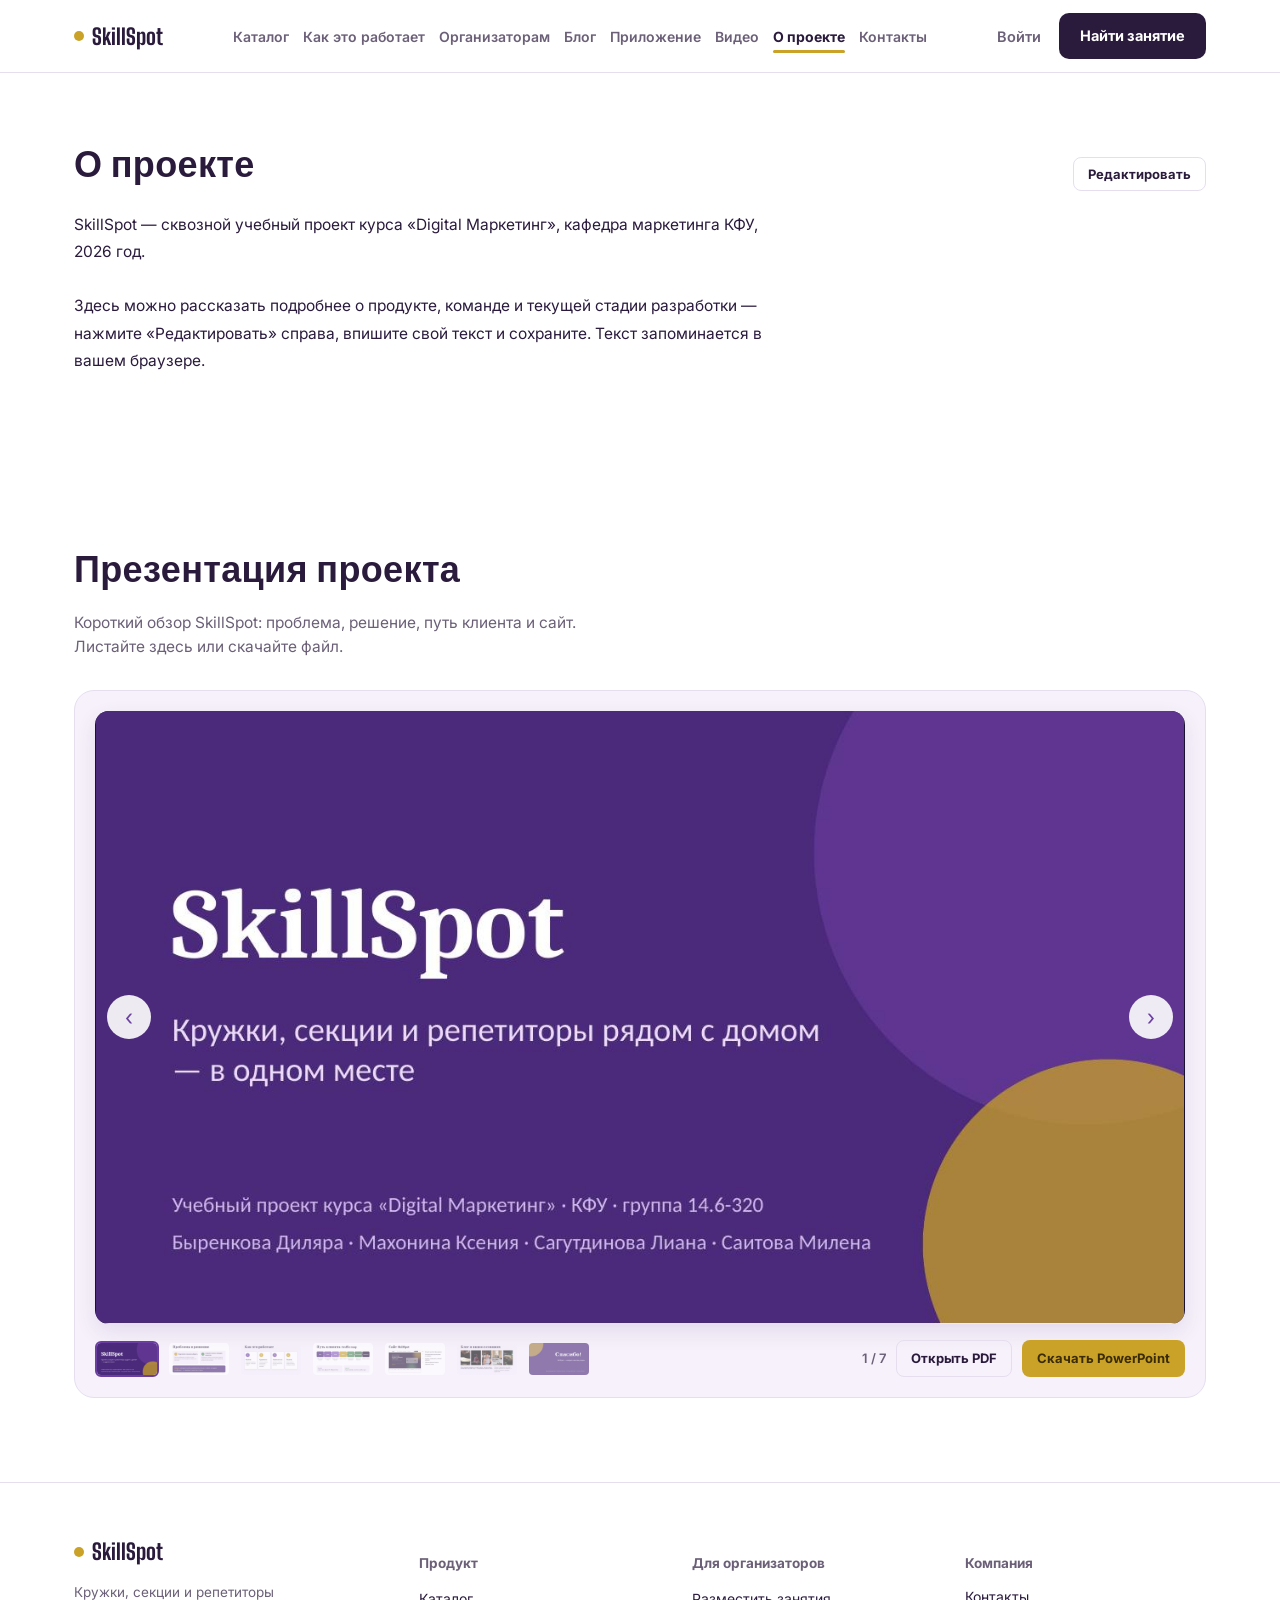
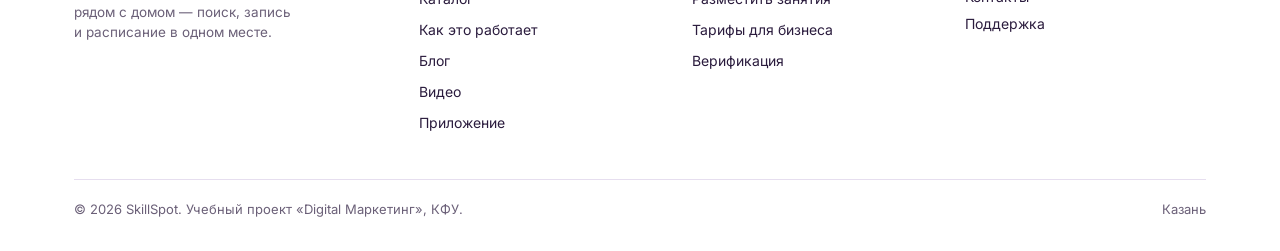
<file: about.html>
<!DOCTYPE html>
<html lang="ru">
<head>
<meta charset="UTF-8">
<meta name="viewport" content="width=device-width, initial-scale=1, viewport-fit=cover">
<title>О проекте — SkillSpot</title>
<meta name="description" content="О проекте SkillSpot: задачи, презентация и команда.">
<meta name="keywords" content="кружки для детей, секции рядом с домом, репетиторы Казань, детские студии, запись на занятия онлайн, расписание кружков, дополнительное образование, SkillSpot">
<meta name="author" content="SkillSpot">
<meta name="robots" content="index, follow">
<link rel="canonical" href="https://skillspot.ru/">

<!-- Open Graph -->
<meta property="og:type" content="website">
<meta property="og:locale" content="ru_RU">
<meta property="og:site_name" content="SkillSpot">
<meta property="og:title" content="SkillSpot — кружки, секции и репетиторы рядом с домом">
<meta property="og:description" content="Поиск, сравнение и онлайн-запись на кружки, секции и к репетиторам. Расписание само синхронизируется с календарём.">
<meta property="og:url" content="https://skillspot.ru/">
<meta name="twitter:card" content="summary">
<meta name="twitter:title" content="SkillSpot — кружки, секции и репетиторы рядом с домом">
<meta name="twitter:description" content="Поиск, сравнение и онлайн-запись на кружки, секции и к репетиторам в одном месте.">

<link rel="preconnect" href="https://fonts.googleapis.com">
<link rel="preconnect" href="https://fonts.gstatic.com" crossorigin>
<link href="https://fonts.googleapis.com/css2?family=Big+Shoulders+Display:wght@600;700;800;900&family=Inter:wght@400;500;600;700&display=swap" rel="stylesheet">

<!--
  Яндекс.Вебмастер: подтверждение прав на сайт через meta-тег.
  После регистрации сайта в Яндекс.Вебмастере вставьте сюда свой код подтверждения:
  <meta name="yandex-verification" content="ВАШ_КОД_ПОДТВЕРЖДЕНИЯ" />
-->

<script type="application/ld+json">
{
  "@context": "https://schema.org",
  "@type": "Organization",
  "name": "SkillSpot",
  "url": "https://skillspot.ru/",
  "description": "Онлайн-платформа для поиска и записи на кружки, секции и к репетиторам.",
  "areaServed": "Казань",
  "sameAs": []
}
</script>
<style>
  :root{
    box-sizing:border-box;
    padding-top:env(safe-area-inset-top,0px);
    padding-bottom:env(safe-area-inset-bottom,0px);

    --ink:#2A1B3D;
    --paper:#FFFFFF;
    --paper-2:#F6F1FA;
    --sub:#6B6078;
    --line:#E6DEEF;

    --brand:#6B3FA0;
    --brand-ink:#3F2461;
    --brand-tint:#EEE4F7;

    --mustard:#C9A227;
    --mustard-ink:#6B4E0F;
    --green:#4C8F58;
    --green-ink:#254A2C;

    --sport:#5FA36B;
    --art:#C9A227;
    --music:#6B3FA0;
    --lang:#3E7A4A;
    --tutor:#A5821F;
    --dance:#8B5FBE;
    --fitness:#4C8F58;
    --school:#7A5D12;

    --shadow: 0 20px 45px rgba(107,63,160,0.16);
    --shadow-sm: 0 8px 20px rgba(107,63,160,0.12);
  }
  html{scroll-padding-top:76px; scroll-behavior:smooth;}
  @media (prefers-reduced-motion: reduce){ html{scroll-behavior:auto;} }
  *{box-sizing:border-box;}
  ::selection{ background:var(--brand-tint); color:var(--brand-ink); }

  @media (prefers-color-scheme: dark){
    :root:not([data-theme="light"]){
      --ink:#F1EEF7; --paper:#1E1730; --paper-2:#241B3A; --sub:#C7BBDD; --line:#3A2D55;
      --brand-tint:#33254D;
    }
  }
  :root[data-theme="dark"]{
    --ink:#F1EEF7; --paper:#1E1730; --paper-2:#241B3A; --sub:#C7BBDD; --line:#3A2D55;
    --brand-tint:#33254D;
  }

  body{
    margin:0; background:var(--paper); color:var(--ink);
    font-family:"Inter",-apple-system,BlinkMacSystemFont,"Segoe UI",Roboto,Arial,sans-serif;
    -webkit-font-smoothing:antialiased;
    font-size:16px; line-height:1.5;
  }
  h1,h2,h3{
    font-family:"Big Shoulders Display","Arial Narrow",Arial,sans-serif;
    font-weight:800; letter-spacing:0.01em; margin:0; color:var(--ink);
  }
  a{color:inherit; text-decoration:none;}
  img,svg{display:block; max-width:100%;}
  :focus-visible{ outline:2.5px solid var(--mustard); outline-offset:2px; border-radius:4px; }
  button{ font-family:inherit; }

  ::-webkit-scrollbar{ width:10px; height:10px; }
  ::-webkit-scrollbar-track{ background:var(--paper-2); }
  ::-webkit-scrollbar-thumb{ background:var(--brand); border-radius:8px; }
  html{ scrollbar-color:var(--brand) var(--paper-2); }

  .wrap{ max-width:1180px; margin:0 auto; padding:0 24px; }
  section{ padding:84px 0; }
  @media (max-width:720px){ section{ padding:56px 0; } }

  /* ---------- header ---------- */
  header.site{
    position:sticky; top:0; z-index:50;
    background:color-mix(in srgb, var(--paper) 90%, transparent);
    backdrop-filter: blur(10px);
    border-bottom:1px solid var(--line);
    padding-top:env(safe-area-inset-top,0px);
  }
  .nav{ display:flex; align-items:center; justify-content:space-between; height:72px; }
  .logo{ display:flex; align-items:center; gap:8px; font-family:"Big Shoulders Display",sans-serif; font-weight:800; font-size:22px; }
  .logo .dot{ width:10px; height:10px; border-radius:50%; background:var(--mustard); }
  nav.links{ display:flex; gap:28px; font-size:14.5px; font-weight:600; }
  nav.links a{ color:var(--sub); position:relative; }
  nav.links a:hover{ color:var(--ink); }
  .nav-right{ display:flex; align-items:center; gap:18px; }
  .nav-right .login{ font-size:14.5px; font-weight:600; color:var(--sub); }
  .btn{
    display:inline-flex; align-items:center; justify-content:center; gap:6px;
    padding:11px 20px; border-radius:10px; font-weight:700; font-size:14.5px;
    border:1.5px solid transparent; cursor:pointer; white-space:nowrap;
    transition:transform .18s ease, box-shadow .18s ease, background .18s ease;
  }
  @media (prefers-reduced-motion: reduce){ .btn{ transition:none; } }
  .btn-primary{ background:var(--ink); color:var(--paper); }
  .btn-primary:hover{ transform:translateY(-2px); box-shadow:var(--shadow-sm); }
  .btn-mustard{ background:var(--mustard); color:#3A2B04; }
  .btn-mustard:hover{ transform:translateY(-2px); box-shadow:0 14px 30px rgba(201,162,39,0.35); }
  .btn-outline{ background:transparent; border-color:var(--line); color:var(--ink); }
  .btn-outline:hover{ border-color:var(--brand); color:var(--brand); }
  .btn-sm{ padding:8px 14px; font-size:13px; border-radius:8px; }
  .btn:active{ transform:translateY(0); }

  .burger{ display:none; background:none; border:none; padding:6px; cursor:pointer; }
  .burger span{ display:block; width:22px; height:2px; background:var(--ink); margin:5px 0; }
  @media (max-width:860px){
    nav.links{ display:none; }
    .nav-right .login{ display:none; }
    .burger{ display:block; }
  }
  .mobile-panel{ display:none; flex-direction:column; gap:14px; padding:16px 24px 24px; border-top:1px solid var(--line); }
  .mobile-panel.open{ display:flex; }
  .mobile-panel a{ font-weight:600; color:var(--ink); }
  .mobile-panel a.btn{ color:var(--paper); }

  /* ---------- scrollspy rail ---------- */
  .rail{
    position:fixed; right:22px; top:50%; transform:translateY(-50%);
    display:flex; flex-direction:column; gap:14px; z-index:45;
  }
  .rail a{ width:9px; height:9px; border-radius:50%; background:var(--line); display:block; transition:transform .2s ease, background .2s ease; }
  .rail a.active{ background:var(--brand); transform:scale(1.5); }
  @media (max-width:1040px){ .rail{ display:none; } }

  /* ---------- hero ---------- */
  .hero{
    position:relative; overflow:hidden; padding:88px 0 96px;
    background:var(--ink); color:#F4F0FA;
  }
  .glow{ position:absolute; border-radius:50%; filter:blur(70px); opacity:.55; pointer-events:none; }
  .glow-1{ width:420px; height:420px; background:var(--mustard); top:-140px; right:-100px; }
  .glow-2{ width:360px; height:360px; background:var(--green); bottom:-160px; right:220px; }
  .hero-grid{ position:relative; display:grid; grid-template-columns:1.05fr 0.95fr; gap:52px; align-items:center; z-index:2; }
  @media (max-width:900px){ .hero-grid{ grid-template-columns:1fr; gap:40px; } }
  .eyebrow-free{ font-size:14.5px; color:#D9C9F0; font-weight:700; margin-bottom:14px; }
  h1.hero-title{ font-size:54px; line-height:1.03; margin-bottom:20px; color:#fff; }
  @media (max-width:520px){ h1.hero-title{ font-size:36px; } }
  .hero p.lead{ font-size:17px; color:#CFC2E6; max-width:480px; margin-bottom:28px; }

  .finder{
    display:flex; gap:10px; flex-wrap:wrap; background:rgba(255,255,255,0.07);
    border:1px solid rgba(255,255,255,0.16); border-radius:14px; padding:10px;
  }
  .finder select, .finder input{
    border:1px solid rgba(255,255,255,0.18); background:rgba(255,255,255,0.06); color:#fff;
    border-radius:9px; padding:11px 12px; font-size:14px; font-family:inherit;
    flex:1; min-width:130px;
  }
  .finder select option{ color:#111; }
  .finder input::placeholder{ color:#C7BBDD; }
  .finder .btn{ flex:0 0 auto; }
  @media (max-width:520px){ .finder{ flex-direction:column; } .finder select, .finder input{ min-width:100%; } }

  .trust-line{ margin-top:16px; font-size:13.5px; color:#B8A9D4; }
  .trust-line b{ color:#fff; }

  /* interactive planner card */
  .schedule-card{
    background:var(--paper); border-radius:20px; box-shadow:var(--shadow); padding:20px; position:relative; color:var(--ink);
  }
  .schedule-head{ display:flex; justify-content:space-between; align-items:baseline; margin-bottom:14px; }
  .schedule-head .cal-title{ font-family:"Big Shoulders Display",sans-serif; font-weight:800; font-size:19px; }
  .schedule-head .cal-sub{ font-size:12px; color:var(--sub); }
  .week{ display:grid; grid-template-columns:repeat(7,1fr); gap:6px; }
  .day{ display:flex; flex-direction:column; gap:6px; }
  .day .d-label{ font-size:11px; text-align:center; color:var(--sub); font-weight:700; }
  .slot{ border-radius:8px; padding:6px 5px; font-size:9.5px; line-height:1.25; color:#fff; font-weight:600; min-height:38px; display:flex; align-items:center; justify-content:center; text-align:center; }
  .slot.empty{ background:var(--paper-2); border:1px dashed var(--line); min-height:38px; color:var(--sub); cursor:pointer; font-size:16px; font-weight:400; position:relative; }
  .slot.empty:hover{ border-color:var(--brand); color:var(--brand); }
  .add-menu{
    position:absolute; z-index:10; background:var(--paper); border:1px solid var(--line); border-radius:10px;
    box-shadow:var(--shadow); padding:6px; display:none; flex-direction:column; gap:3px; min-width:120px;
  }
  .add-menu.open{ display:flex; }
  .add-menu button{
    border:none; background:none; text-align:left; font-size:11px; padding:6px 8px; border-radius:6px; cursor:pointer;
    display:flex; align-items:center; gap:6px; color:var(--ink);
  }
  .add-menu button:hover{ background:var(--paper-2); }
  .add-menu .sw{ width:8px; height:8px; border-radius:50%; flex:0 0 auto; }
  .legend-row{ display:flex; gap:14px; flex-wrap:wrap; margin-top:16px; font-size:11.5px; color:var(--sub); }
  .legend-row .lg{ display:flex; align-items:center; gap:6px; }
  .legend-row .sq{ width:9px; height:9px; border-radius:2px; }
  .plan-count{
    position:absolute; right:16px; bottom:-16px; background:var(--brand); color:#fff;
    font-size:11.5px; font-weight:700; padding:8px 14px; border-radius:10px; box-shadow:var(--shadow-sm);
  }

  /* ---------- marquee ---------- */
  .marquee-wrap{ overflow:hidden; border-top:1px solid var(--line); border-bottom:1px solid var(--line); background:var(--paper-2); padding:16px 0; }
  .marquee{ display:flex; gap:14px; width:max-content; animation:scroll-left 32s linear infinite; }
  @media (prefers-reduced-motion: reduce){ .marquee{ animation:none; flex-wrap:wrap; } }
  .marquee-wrap:hover .marquee{ animation-play-state:paused; }
  @keyframes scroll-left{ from{ transform:translateX(0); } to{ transform:translateX(-50%); } }
  .m-chip{ display:flex; align-items:center; gap:8px; padding:9px 18px; border-radius:999px; background:var(--paper); border:1px solid var(--line); font-weight:700; font-size:14px; white-space:nowrap; }
  .m-chip .dot{ width:8px; height:8px; border-radius:50%; }

  /* ---------- stats ---------- */
  .stats-grid{ display:grid; grid-template-columns:repeat(4,1fr); }
  @media (max-width:760px){ .stats-grid{ grid-template-columns:repeat(2,1fr); } }
  .stat{ padding:0 24px; border-left:1px solid var(--line); }
  .stat:first-child{ border-left:none; padding-left:0; }
  @media (max-width:760px){ .stat:nth-child(2n+1){ border-left:none; padding-left:0; } }
  .stat b{ display:block; font-family:"Big Shoulders Display",sans-serif; font-size:44px; font-weight:800; color:var(--brand); }
  .stat span{ font-size:13.5px; color:var(--sub); }

  /* ---------- categories heading ---------- */
  h2.section-title{ font-size:36px; margin-bottom:10px; }
  p.section-lead{ color:var(--sub); font-size:15.5px; max-width:560px; margin-bottom:32px; }

  /* ---------- journey / how it works ---------- */
  .journey{ position:relative; }
  .journey-line{ position:absolute; left:0; right:0; top:19px; height:2px; background:var(--line); }
  @media (max-width:760px){ .journey-line{ display:none; } }
  .steps{ display:grid; grid-template-columns:repeat(4,1fr); gap:22px; position:relative; }
  @media (max-width:900px){ .steps{ grid-template-columns:repeat(2,1fr); } }
  @media (max-width:520px){ .steps{ grid-template-columns:1fr; } }
  .step .num{
    width:38px; height:38px; border-radius:50%; background:var(--paper); border:2px solid var(--brand);
    color:var(--brand); font-family:"Big Shoulders Display",sans-serif; font-size:17px; font-weight:800;
    display:flex; align-items:center; justify-content:center; margin-bottom:14px; position:relative; z-index:2;
  }
  .step h3{ font-size:18px; font-weight:700; margin:0 0 6px; font-family:"Inter",sans-serif; }
  .step p{ font-size:14px; color:var(--sub); margin:0; }

  /* ---------- providers ---------- */
  .filter-row{ display:flex; gap:10px; flex-wrap:wrap; margin-bottom:26px; }
  .filter-btn{
    border:1.5px solid var(--line); background:var(--paper); color:var(--ink); border-radius:999px;
    padding:9px 16px; font-size:13.5px; font-weight:700; cursor:pointer; display:flex; align-items:center; gap:7px;
    transition:border-color .15s ease, color .15s ease;
  }
  .filter-btn .dot{ width:8px; height:8px; border-radius:50%; }
  .filter-btn.active{ border-color:var(--ink); background:var(--ink); color:#fff; }
  .filter-btn.active .dot{ box-shadow:0 0 0 2px rgba(255,255,255,0.5); }

  .prov-grid{ display:grid; grid-template-columns:repeat(3,1fr); gap:18px; grid-auto-flow:dense; }
  @media (max-width:900px){ .prov-grid{ grid-template-columns:repeat(2,1fr); } }
  @media (max-width:600px){ .prov-grid{ grid-template-columns:1fr; } }
  .prov-card{
    border:1px solid var(--line); border-radius:16px; padding:20px; background:var(--paper);
    display:flex; flex-direction:column; gap:10px; transition:transform .18s ease, box-shadow .18s ease;
  }
  .prov-card:hover{ transform:translateY(-3px); box-shadow:var(--shadow-sm); }
  .prov-card.big{ grid-row:span 2; justify-content:space-between; background:var(--brand-tint); border-color:transparent; }
  .prov-card.hidden{ display:none; }
  .prov-top{ display:flex; align-items:center; gap:8px; }
  .prov-top .dot{ width:9px; height:9px; border-radius:50%; }
  .prov-top span{ font-size:12.5px; color:var(--sub); font-weight:600; }
  .prov-card h3{ font-family:"Inter",sans-serif; font-size:18px; font-weight:700; }
  .prov-card.big h3{ font-size:24px; font-family:"Big Shoulders Display",sans-serif; }
  .prov-card p{ font-size:13.5px; color:var(--sub); margin:0; }
  .prov-meta{ display:flex; justify-content:space-between; align-items:center; font-size:13.5px; margin-top:auto; padding-top:8px; }
  .prov-meta b{ font-size:15px; }
  .rating{ color:var(--mustard-ink); font-weight:700; }
  .empty-state{ display:none; text-align:center; padding:40px 0; color:var(--sub); font-size:14.5px; }
  .empty-state.show{ display:block; }

  /* ---------- audience tabs ---------- */
  .tabs{ display:flex; gap:10px; margin-bottom:24px; }
  .tab-btn{
    border:1.5px solid var(--line); background:var(--paper); color:var(--sub); font-weight:700; font-size:14.5px;
    border-radius:999px; padding:10px 20px; cursor:pointer;
  }
  .tab-btn.active{ background:var(--ink); color:#fff; border-color:var(--ink); }
  .tab-panel{ display:none; border:1px solid var(--line); border-radius:18px; padding:36px; background:var(--paper-2); }
  .tab-panel.active{ display:block; }
  .tab-panel h3{ font-family:"Big Shoulders Display",sans-serif; font-size:26px; margin-bottom:16px; }
  .tab-panel ul{ list-style:none; margin:0 0 22px; padding:0; display:grid; grid-template-columns:1fr 1fr; gap:12px 24px; }
  @media (max-width:600px){ .tab-panel ul{ grid-template-columns:1fr; } }
  .tab-panel li{ font-size:14.5px; color:var(--ink); display:flex; gap:10px; align-items:flex-start; }
  .tab-panel li svg{ flex:0 0 auto; margin-top:3px; color:var(--brand); }

  /* ---------- app ---------- */
  .app-grid{ display:grid; grid-template-columns:1fr 0.9fr; gap:48px; align-items:center; }
  @media (max-width:900px){ .app-grid{ grid-template-columns:1fr; } }
  .app-badges{ display:flex; gap:10px; margin-top:22px; flex-wrap:wrap; }
  .app-badge{ border:1.5px solid var(--line); border-radius:10px; padding:10px 16px; font-size:13.5px; font-weight:700; }
  .phone{ background:var(--ink); border-radius:32px; padding:14px; max-width:280px; margin:0 auto; box-shadow:var(--shadow); }
  .phone-screen{ background:var(--paper); border-radius:22px; padding:16px; min-height:420px; }
  .phone-app-title{ font-family:"Big Shoulders Display",sans-serif; font-weight:800; font-size:17px; margin-bottom:12px; }
  .phone-item{ display:flex; gap:10px; align-items:center; border:1px solid var(--line); border-radius:10px; padding:9px 10px; margin-bottom:8px; }
  .phone-item .sq{ width:8px; height:8px; border-radius:50%; flex:0 0 auto; }
  .phone-item div span{ display:block; font-size:11px; color:var(--sub); }
  .phone-item div b{ font-size:12.5px; }

  /* ---------- reviews carousel ---------- */
  .rev-head{ display:flex; justify-content:space-between; align-items:flex-end; margin-bottom:24px; gap:16px; flex-wrap:wrap; }
  .rev-nav{ display:flex; gap:8px; }
  .rev-nav button{ width:38px; height:38px; border-radius:50%; border:1.5px solid var(--line); background:var(--paper); cursor:pointer; font-size:16px; }
  .rev-nav button:hover{ border-color:var(--brand); color:var(--brand); }
  .rev-scroll{ display:flex; gap:18px; overflow-x:auto; scroll-snap-type:x mandatory; padding-bottom:6px; scrollbar-width:none; }
  .rev-scroll::-webkit-scrollbar{ display:none; }
  .rev-card{ border:1px solid var(--line); border-radius:16px; padding:22px; background:var(--paper); scroll-snap-align:start; flex:0 0 320px; }
  .rev-quote{ font-size:15px; margin-bottom:16px; }
  .rev-who{ display:flex; align-items:center; gap:10px; }
  .avatar{ width:34px; height:34px; border-radius:50%; display:flex; align-items:center; justify-content:center; color:#fff; font-weight:700; font-size:13px; flex:0 0 auto; }
  .rev-who div b{ font-size:13.5px; display:block; }
  .rev-who div span{ font-size:12px; color:var(--sub); }

  /* ---------- loyalty ---------- */
  .loyalty{ background:var(--ink); color:#F4F0FA; border-radius:24px; padding:48px; position:relative; overflow:hidden; }
  .loyalty-grid{ display:grid; grid-template-columns:1.2fr 1fr; gap:32px; align-items:center; position:relative; z-index:2; }
  @media (max-width:800px){ .loyalty-grid{ grid-template-columns:1fr; } }
  .loyalty h2{ color:#fff; font-size:30px; margin-bottom:12px; }
  .loyalty p{ color:#CFC2E6; font-size:15px; max-width:440px; }
  .progress-wrap{ margin-top:22px; }
  .progress-label{ display:flex; justify-content:space-between; font-size:12.5px; color:#CFC2E6; margin-bottom:8px; }
  .progress-track{ height:10px; border-radius:999px; background:rgba(255,255,255,0.12); overflow:hidden; }
  .progress-fill{ height:100%; width:0%; border-radius:999px; background:linear-gradient(90deg,var(--mustard),var(--green)); transition:width 1.1s cubic-bezier(.2,.8,.2,1); }
  @media (prefers-reduced-motion: reduce){ .progress-fill{ transition:none; } }
  .loy-list{ display:flex; flex-direction:column; gap:14px; }
  .loy-item{ display:flex; gap:12px; align-items:flex-start; background:rgba(255,255,255,0.07); border-radius:12px; padding:14px 16px; }
  .loy-item b{ display:block; font-size:14.5px; color:#fff; }
  .loy-item span{ font-size:13px; color:#CFC2E6; }

  /* ---------- cta band ---------- */
  .cta-band{
    border-radius:24px; padding:52px; background:var(--mustard); color:#3A2B04;
    display:flex; justify-content:space-between; align-items:center; gap:24px; flex-wrap:wrap;
  }
  .cta-band h2{ font-size:32px; max-width:520px; color:#3A2B04; }
  .cta-band .btn-primary{ background:#3A2B04; }

  /* ---------- editable content & video blocks ---------- */
  .edit-head{ display:flex; justify-content:space-between; align-items:flex-end; gap:16px; margin-bottom:20px; flex-wrap:wrap; }
  .edit-toggle{ display:none; }
  .content-view{ font-size:15.5px; color:var(--ink); line-height:1.75; max-width:720px; white-space:pre-wrap; }
  .content-edit textarea{
    width:100%; min-height:170px; border:1px solid var(--line); border-radius:12px; padding:14px;
    font-family:inherit; font-size:14.5px; resize:vertical; background:var(--paper); color:var(--ink);
  }
  .edit-actions{ display:flex; gap:10px; margin-top:12px; }
  .video-view{
    border:1px solid var(--line); border-radius:18px; overflow:hidden; background:var(--paper-2);
    min-height:280px; display:flex; align-items:center; justify-content:center;
  }
  .video-view video{ width:100%; max-height:520px; display:block; background:#000; }
  .video-placeholder{ color:var(--sub); font-size:14.5px; padding:70px 20px; text-align:center; max-width:340px; }
  .video-edit{ border:1px dashed var(--line); border-radius:16px; padding:22px; background:var(--paper-2); }
  .video-edit input[type="text"]{
    width:100%; border:1px solid var(--line); border-radius:10px; padding:11px 14px;
    font-size:14px; font-family:inherit; background:var(--paper); color:var(--ink);
  }
  .upload-hint{ font-size:12.5px; color:var(--sub); margin-top:10px; min-height:1em; }
  [hidden]{ display:none !important; }

  /* ---------- live-app motion layer ---------- */
  header.site{ transition:box-shadow .25s ease; }
  header.site.scrolled{ box-shadow:0 10px 28px rgba(42,27,61,0.10); }
  .nav{ transition:height .25s ease; }
  header.site.scrolled .nav{ height:60px; }

  .reveal{ opacity:0; transform:translateY(20px); transition:opacity .65s cubic-bezier(.2,.8,.2,1), transform .65s cubic-bezier(.2,.8,.2,1); }
  .reveal.in-view{ opacity:1; transform:translateY(0); }
  .reveal-stagger.in-view > *{ transition-delay:calc(var(--stagger-i, 0) * 70ms); }

  @media (prefers-reduced-motion: no-preference){
    @keyframes heroIn{ from{ opacity:0; transform:translateY(18px); } to{ opacity:1; transform:translateY(0); } }
    .hero-grid > div:first-child > *{ opacity:0; animation:heroIn .7s ease forwards; }
    .hero-grid > div:first-child > *:nth-child(1){ animation-delay:.05s; }
    .hero-grid > div:first-child > *:nth-child(2){ animation-delay:.15s; }
    .hero-grid > div:first-child > *:nth-child(3){ animation-delay:.25s; }
    .hero-grid > div:first-child > *:nth-child(4){ animation-delay:.35s; }
    .hero-grid > div:first-child > *:nth-child(5){ animation-delay:.45s; }
    .schedule-card{ opacity:0; animation:heroIn .7s ease forwards; animation-delay:.3s; }

    @keyframes floaty{ 0%,100%{ transform:translateY(0) scale(1); } 50%{ transform:translateY(-20px) scale(1.04); } }
    .glow-1{ animation:floaty 9s ease-in-out infinite; }
    .glow-2{ animation:floaty 11s ease-in-out infinite; animation-delay:-4s; }

    @keyframes popIn{ from{ transform:scale(.78); opacity:.3; } to{ transform:scale(1); opacity:1; } }
    .slot.pop{ animation:popIn .4s cubic-bezier(.2,.9,.3,1.3); }
  }

  .prov-card{ transition:opacity .3s ease, transform .3s ease, box-shadow .18s ease; }
  .prov-card.prov-hide{ opacity:0; transform:scale(.93); }
  .empty-state{ transition:opacity .25s ease; }

  .tab-panel{ display:none; opacity:0; transform:translateY(8px); transition:opacity .3s ease, transform .3s ease; }
  .tab-panel.active{ opacity:1; transform:translateY(0); }

  .btn{ position:relative; overflow:hidden; }
  .btn .ripple{
    position:absolute; border-radius:50%; transform:scale(0); opacity:.5; pointer-events:none;
    background:rgba(0,0,0,0.14); animation:rippleAnim .6s ease-out forwards;
  }
  .btn-primary .ripple, .btn-mustard .ripple{ background:rgba(255,255,255,0.5); }
  @keyframes rippleAnim{ to{ transform:scale(2.6); opacity:0; } }

  .toast-wrap{
    position:fixed; left:50%; bottom:24px; transform:translateX(-50%); z-index:70;
    display:flex; flex-direction:column; gap:8px; align-items:center; pointer-events:none;
    width:100%; padding:0 16px;
  }
  .toast{
    background:var(--ink); color:#fff; font-size:13.5px; font-weight:600; padding:12px 20px;
    border-radius:999px; box-shadow:var(--shadow); opacity:0; transform:translateY(14px) scale(.98);
    transition:opacity .3s ease, transform .3s ease; max-width:360px; text-align:center;
  }
  .toast.show{ opacity:1; transform:translateY(0) scale(1); }

  .to-top{
    position:fixed; left:22px; bottom:22px; width:46px; height:46px; border-radius:50%;
    background:var(--ink); color:#fff; border:none; font-size:19px; cursor:pointer;
    opacity:0; pointer-events:none; transform:translateY(12px) scale(.9);
    transition:opacity .25s ease, transform .25s ease, background .2s ease;
    z-index:45; box-shadow:var(--shadow-sm);
  }
  .to-top.show{ opacity:1; pointer-events:auto; transform:translateY(0) scale(1); }
  .to-top:hover{ background:var(--brand); }
  @media (max-width:1040px){ .to-top{ left:16px; bottom:16px; } }

  .rev-dots{ display:flex; gap:7px; justify-content:center; margin-top:18px; }
  .rev-dots button{
    width:8px; height:8px; border-radius:999px; border:none; background:var(--line);
    cursor:pointer; padding:0; transition:width .25s ease, background .25s ease;
  }
  .rev-dots button.active{ width:22px; background:var(--brand); }

  .finder .btn[data-loading="1"]{ pointer-events:none; opacity:.85; }
  .login{ background:none; border:none; font-size:14.5px; font-weight:600; color:var(--sub); cursor:pointer; font-family:inherit; padding:0; }
  .login:hover{ color:var(--ink); }

  /* ---------- generic overlay (login / contact / article lightbox) ---------- */
  .overlay{
    position:fixed; inset:0; z-index:90; background:rgba(20,14,30,0.55);
    display:none; align-items:flex-start; justify-content:center;
    padding:48px 16px; overflow-y:auto;
    opacity:0; transition:opacity .22s ease;
  }
  .overlay.open{ display:flex; }
  .overlay.show{ opacity:1; }
  .overlay-box{
    background:var(--paper); border-radius:18px; max-width:640px; width:100%;
    padding:36px; position:relative; box-shadow:var(--shadow);
    transform:translateY(16px) scale(.98); transition:transform .25s cubic-bezier(.2,.8,.2,1);
  }
  .overlay.show .overlay-box{ transform:translateY(0) scale(1); }
  @media (prefers-reduced-motion: reduce){ .overlay, .overlay-box{ transition:none; } }
  .overlay-box.wide{ max-width:760px; }
  .overlay-close{
    position:absolute; right:16px; top:16px; width:36px; height:36px; border-radius:50%;
    border:1px solid var(--line); background:var(--paper); font-size:19px; line-height:1; cursor:pointer; color:var(--sub);
  }
  .overlay-close:hover{ color:var(--ink); border-color:var(--brand); }
  .overlay-box h3{ font-size:24px; margin-bottom:6px; padding-right:30px; }
  .overlay-box .ov-sub{ font-size:13.5px; color:var(--sub); margin-bottom:22px; }
  .ov-field{ margin-bottom:14px; }
  .ov-field label{ display:block; font-size:12.5px; font-weight:700; color:var(--sub); margin-bottom:6px; }
  .ov-field input, .ov-field textarea{
    width:100%; border:1px solid var(--line); border-radius:10px; padding:11px 13px;
    font-size:14.5px; font-family:inherit; background:var(--paper-2); color:var(--ink);
  }
  .ov-field textarea{ min-height:100px; resize:vertical; }
  .ov-note{ font-size:12.5px; color:var(--sub); margin-top:14px; }

  /* ---------- blog ---------- */
  .blog-grid{ display:grid; grid-template-columns:repeat(3,1fr); gap:20px; margin-bottom:40px; }
  @media (max-width:900px){ .blog-grid{ grid-template-columns:repeat(2,1fr); } }
  @media (max-width:600px){ .blog-grid{ grid-template-columns:1fr; } }
  .blog-card{
    border:1px solid var(--line); border-radius:16px; overflow:hidden; background:var(--paper);
    display:flex; flex-direction:column; transition:transform .18s ease, box-shadow .18s ease;
  }
  .blog-card:hover{ transform:translateY(-3px); box-shadow:var(--shadow-sm); }
  .blog-photo{
    aspect-ratio:2/1; position:relative; display:flex; align-items:flex-end; overflow:hidden;
  }
  .blog-photo .ph-icon{ position:absolute; inset:0; display:flex; align-items:center; justify-content:center; opacity:.9; }
  .blog-photo .ph-icon svg{ width:40px; height:40px; }
  .blog-photo .ph-tag{
    position:relative; z-index:2; margin:10px; font-size:10.5px; font-weight:700;
    background:rgba(30,16,52,0.72); color:#fff; padding:4px 9px; border-radius:999px;
  }
  .blog-body{ padding:18px 18px 20px; display:flex; flex-direction:column; gap:8px; flex:1; }
  .blog-body h3{ font-family:"Inter",sans-serif; font-size:16.5px; font-weight:700; line-height:1.3; }
  .blog-body p{ font-size:13.5px; color:var(--sub); margin:0; line-height:1.55; }
  .blog-photo-caption{ font-size:10.5px; color:var(--sub); padding:8px 18px 0; font-style:italic; }

  .blog-feature{
    display:grid; grid-template-columns:1fr 1fr; gap:0; border:1px solid var(--line); border-radius:18px;
    overflow:hidden; background:var(--paper);
  }
  @media (max-width:800px){ .blog-feature{ grid-template-columns:1fr; } }
  .blog-feature .blog-photo{ aspect-ratio:auto; height:100%; min-height:220px; }
  .blog-feature-body{ padding:32px; display:flex; flex-direction:column; justify-content:center; gap:12px; }
  .blog-feature-body .ph-tag-inline{
    font-size:11px; font-weight:700; color:var(--brand-ink); background:var(--brand-tint);
    padding:5px 11px; border-radius:999px; width:fit-content;
  }
  .blog-feature-body h3{ font-size:24px; font-family:"Big Shoulders Display",sans-serif; }
  .blog-feature-body p{ font-size:14.5px; color:var(--sub); margin:0; }

  .blog-video-card{
    border:1px solid var(--line); border-radius:18px; padding:28px; background:var(--paper-2); margin-bottom:40px;
  }
  .blog-video-head{ display:flex; justify-content:space-between; align-items:flex-start; gap:16px; flex-wrap:wrap; margin-bottom:16px; }
  .blog-video-head h3{ font-size:20px; font-family:"Big Shoulders Display",sans-serif; margin-bottom:4px; }
  .blog-video-head p{ font-size:13.5px; color:var(--sub); margin:0; max-width:460px; }


  .reels{ display:grid; grid-template-columns:repeat(5,1fr); gap:14px; margin-bottom:18px; }
  @media (max-width:1000px){ .reels{ grid-template-columns:repeat(3,1fr); } }
  @media (max-width:640px){ .reels{ grid-template-columns:repeat(2,1fr); gap:10px; } }
  .reel{ position:relative; display:block; width:100%; padding:0; border:0; cursor:pointer; border-radius:16px; overflow:hidden; aspect-ratio:9/16; background:#1b1230 center/cover no-repeat; text-align:left; color:#fff; box-shadow:var(--shadow-sm); transition:transform .25s ease, box-shadow .25s ease; }
  .reel::after{ content:""; position:absolute; inset:0; background:linear-gradient(180deg,rgba(20,10,40,0) 45%,rgba(20,10,40,.85) 100%); }
  .reel:hover, .reel:focus-visible{ transform:translateY(-5px) scale(1.02); box-shadow:0 18px 40px rgba(60,30,110,.28); }
  .reel-play{ position:absolute; z-index:2; top:50%; left:50%; width:54px; height:54px; margin:-27px 0 0 -27px; border-radius:50%; background:rgba(255,255,255,.92); color:var(--brand); display:grid; place-items:center; transition:transform .25s ease; }
  .reel:hover .reel-play{ transform:scale(1.12); }
  .reel-cap{ position:absolute; z-index:2; left:12px; right:12px; bottom:12px; }
  .reel-cap b{ display:block; font-size:14.5px; line-height:1.25; }
  .reel-cap span{ font-size:12px; opacity:.85; }
  #sectionsVideoView:empty{ display:none; }
  .ov-video{ display:block; margin:0 auto; width:100%; max-width:380px; max-height:72vh; border-radius:14px; background:#000; }

  .deck{ border:1px solid var(--line); border-radius:20px; background:var(--paper-2); padding:20px; }
  .deck-stage{ position:relative; border-radius:14px; overflow:hidden; background:#1b1230; aspect-ratio:16/9; box-shadow:var(--shadow-sm); }
  .deck-stage img{ position:absolute; inset:0; width:100%; height:100%; object-fit:contain; opacity:0; transition:opacity .45s ease; }
  .deck-stage img.on{ opacity:1; }
  .deck-nav{ position:absolute; top:50%; transform:translateY(-50%); width:44px; height:44px; border-radius:50%; border:0; background:rgba(255,255,255,.9); color:var(--brand); font-size:22px; cursor:pointer; z-index:2; transition:transform .2s; }
  .deck-nav:hover{ transform:translateY(-50%) scale(1.1); }
  .deck-nav.prev{ left:12px; } .deck-nav.next{ right:12px; }
  .deck-bar{ display:flex; align-items:center; justify-content:space-between; gap:14px; flex-wrap:wrap; margin-top:16px; }
  .deck-thumbs{ display:flex; gap:8px; flex-wrap:wrap; }
  .deck-thumbs button{ width:64px; height:36px; padding:0; border:2px solid transparent; border-radius:6px; overflow:hidden; cursor:pointer; opacity:.6; background:none; transition:opacity .2s, border-color .2s; }
  .deck-thumbs button img{ width:100%; height:100%; object-fit:cover; display:block; }
  .deck-thumbs button.on{ opacity:1; border-color:var(--brand); }
  .deck-actions{ display:flex; gap:10px; flex-wrap:wrap; align-items:center; }
  .deck-count{ font-size:13px; color:var(--sub); font-weight:600; }

  .blog-card[data-post]{ cursor:pointer; }
  .blog-card[data-post]:focus-visible{ outline:3px solid var(--mustard); outline-offset:2px; }
  .blog-more{ margin-top:auto; padding-top:6px; font-size:13px; font-weight:700; color:var(--brand); transition:transform .2s; display:inline-block; }
  .blog-card:hover .blog-more{ transform:translateX(4px); }
  .post-cover{ width:100%; height:220px; border-radius:14px; margin:0 0 18px; background-size:cover; background-position:center; }
  .post-tag{ display:inline-block; font-size:11.5px; font-weight:700; color:var(--brand); background:var(--paper-2); padding:4px 10px; border-radius:999px; margin-bottom:10px; }
  .post-cta{ margin-top:18px; }
  .article-body{ font-size:15.5px; line-height:1.75; color:var(--ink); }
  .article-body h2{ font-size:20px; margin:26px 0 10px; font-family:"Inter",sans-serif; font-weight:700; }
  .article-body p{ margin:0 0 14px; }
  .article-body ol, .article-body ul{ margin:0 0 14px; padding-left:22px; }
  .article-body li{ margin-bottom:6px; }
  .article-meta{ font-size:12.5px; color:var(--sub); margin-bottom:18px; }
  .article-photo{ border-radius:12px; margin-bottom:20px; }

  /* schedule card subtle pointer tilt */
  .schedule-card{ transform-style:preserve-3d; will-change:transform; transition:transform .12s ease-out; }

  /* ---------- footer ---------- */
  footer{ border-top:1px solid var(--line); padding:52px 0 32px; }
  .foot-grid{ display:grid; grid-template-columns:1.3fr 1fr 1fr 1fr; gap:32px; margin-bottom:36px; }
  @media (max-width:760px){ .foot-grid{ grid-template-columns:1fr 1fr; } }
  .foot-col h4{ font-size:13.5px; margin-bottom:14px; color:var(--sub); font-weight:700; }
  .foot-col a{ display:block; font-size:14px; margin-bottom:10px; color:var(--ink); }
  .foot-col a:hover{ color:var(--brand); }
  .foot-link-btn{
    display:block; width:100%; text-align:left; font-size:14px; margin-bottom:10px; color:var(--ink);
    background:none; border:none; padding:0; cursor:pointer; font-family:inherit;
  }
  .foot-link-btn:hover{ color:var(--brand); }
  .foot-bottom{ display:flex; justify-content:space-between; align-items:center; flex-wrap:wrap; gap:12px; font-size:13px; color:var(--sub); border-top:1px solid var(--line); padding-top:20px; }

  nav.links a.on{ color:var(--ink); font-weight:700; }
  nav.links a.on:after{ content:""; position:absolute; left:0; right:0; bottom:-6px; height:3px; border-radius:3px; background:var(--mustard); }
  nav.links{ gap:14px !important; } nav.links a{ white-space:nowrap; font-size:14px; }
  @media (max-width:1180px){ nav.links{ display:none; } .burger{ display:block; } }
  main > section:first-child:not(.hero){ padding-top:64px; }
  .inline-form{ max-width:560px; }
</style>
</head>
<body>

<svg width="0" height="0" style="position:absolute">
  <symbol id="ic-check" viewBox="0 0 20 20"><path d="M4 10.5l4 4 8-9" fill="none" stroke="currentColor" stroke-width="2" stroke-linecap="round" stroke-linejoin="round"/></symbol>
  <symbol id="ic-camera" viewBox="0 0 24 24"><path d="M4 8h3l1.5-2h7L17 8h3a1 1 0 0 1 1 1v10a1 1 0 0 1-1 1H4a1 1 0 0 1-1-1V9a1 1 0 0 1 1-1Z" fill="none" stroke="currentColor" stroke-width="1.6" stroke-linejoin="round"/><circle cx="12" cy="14" r="3.4" fill="none" stroke="currentColor" stroke-width="1.6"/></symbol>
  <symbol id="ic-play" viewBox="0 0 24 24"><circle cx="12" cy="12" r="10" fill="none" stroke="currentColor" stroke-width="1.6"/><path d="M10 8.5l6 3.5-6 3.5z" fill="currentColor"/></symbol>
</svg>

<div class="toast-wrap" id="toastWrap" aria-live="polite"></div>
<button class="to-top" id="toTop" aria-label="Наверх">↑</button>

<header class="site">
  <div class="wrap nav">
    <a href="index.html" class="logo"><span class="dot"></span>SkillSpot</a>
    <nav class="links">
      <a href="catalog.html">Каталог</a>
      <a href="index.html#how">Как это работает</a>
      <a href="organizers.html">Организаторам</a>
      <a href="blog.html">Блог</a>
      <a href="app.html">Приложение</a>
      <a href="videos.html">Видео</a>
      <a href="about.html" class="on">О проекте</a>
      <a href="contacts.html">Контакты</a>
    </nav>
    <div class="nav-right">
      <button type="button" class="login" id="loginOpenBtn">Войти</button>
      <a href="catalog.html" class="btn btn-primary">Найти занятие</a>
      <button class="burger" id="burgerBtn" aria-label="Открыть меню" aria-expanded="false">
        <span></span><span></span><span></span>
      </button>
    </div>
  </div>
  <div class="mobile-panel" id="mobilePanel">
    <a href="catalog.html">Каталог</a>
    <a href="index.html#how">Как это работает</a>
    <a href="organizers.html">Организаторам</a>
    <a href="blog.html">Блог</a>
    <a href="app.html">Приложение</a>
    <a href="videos.html">Видео</a>
    <!-- <a href="about.html">О проекте</a> -->
    <a href="contacts.html">Контакты</a>
    <button type="button" class="login" id="loginOpenBtnMobile" style="text-align:left; background:none; border:none; cursor:pointer; padding:0;">Войти</button>
    <a href="catalog.html" class="btn btn-primary btn-sm" style="width:fit-content;">Найти занятие</a>
  </div>
</header>
<!-- generic overlay used for login, contact/support, and the full blog article -->
<div class="overlay" id="overlay">
  <div class="overlay-box" id="overlayBox" role="dialog" aria-modal="true" aria-labelledby="overlayTitle">
    <button type="button" class="overlay-close" id="overlayClose" aria-label="Закрыть">×</button>
    <div id="overlayContent"></div>
  </div>
</div>

<main id="top">
  <section id="content-block">
    <div class="wrap">
      <div class="edit-head">
        <h2 class="section-title" style="margin-bottom:0;">О проекте</h2>
        <button class="btn btn-outline btn-sm edit-toggle" data-edit-target="content">Редактировать</button>
      </div>
      <div id="contentView" class="content-view"></div>
      <div id="contentEdit" class="content-edit" hidden>
        <textarea id="contentTextarea" aria-label="Текст раздела «О проекте»"></textarea>
        <div class="edit-actions">
          <button class="btn btn-primary btn-sm" id="contentSave">Сохранить</button>
          <button class="btn btn-outline btn-sm" id="contentCancel">Отмена</button>
        </div>
      </div>
    </div>
  </section>
  <section id="presentation">
    <div class="wrap">
      <h2 class="section-title">Презентация проекта</h2>
      <p class="section-lead">Короткий обзор SkillSpot: проблема, решение, путь клиента и сайт. Листайте здесь или скачайте файл.</p>
      <div class="deck">
        <div class="deck-stage" id="deckStage">
          <img src="presentation/p-1.jpg" alt="Слайд 1" class="on"><img src="presentation/p-2.jpg" alt="Слайд 2" loading="lazy"><img src="presentation/p-3.jpg" alt="Слайд 3" loading="lazy"><img src="presentation/p-4.jpg" alt="Слайд 4" loading="lazy"><img src="presentation/p-5.jpg" alt="Слайд 5" loading="lazy"><img src="presentation/p-6.jpg" alt="Слайд 6" loading="lazy"><img src="presentation/p-7.jpg" alt="Слайд 7" loading="lazy">
          <button type="button" class="deck-nav prev" id="deckPrev" aria-label="Предыдущий слайд">‹</button>
          <button type="button" class="deck-nav next" id="deckNext" aria-label="Следующий слайд">›</button>
        </div>
        <div class="deck-bar">
          <div class="deck-thumbs" id="deckThumbs"><button type="button" data-i="0" aria-label="Слайд 1" class="on"><img src="presentation/p-1.jpg" alt=""></button><button type="button" data-i="1" aria-label="Слайд 2"><img src="presentation/p-2.jpg" alt=""></button><button type="button" data-i="2" aria-label="Слайд 3"><img src="presentation/p-3.jpg" alt=""></button><button type="button" data-i="3" aria-label="Слайд 4"><img src="presentation/p-4.jpg" alt=""></button><button type="button" data-i="4" aria-label="Слайд 5"><img src="presentation/p-5.jpg" alt=""></button><button type="button" data-i="5" aria-label="Слайд 6"><img src="presentation/p-6.jpg" alt=""></button><button type="button" data-i="6" aria-label="Слайд 7"><img src="presentation/p-7.jpg" alt=""></button></div>
          <div class="deck-actions">
            <span class="deck-count" id="deckCount">1 / 7</span>
            <a class="btn btn-outline btn-sm" href="presentation/SkillSpot_presentation.pdf" target="_blank" rel="noopener">Открыть PDF</a>
            <a class="btn btn-mustard btn-sm" href="presentation/SkillSpot_presentation.pptx" download>Скачать PowerPoint</a>
          </div>
        </div>
      </div>
    </div>
  </section>
</main>

<footer>
  <div class="wrap">
    <div class="foot-grid">
      <div class="foot-col">
        <div class="logo" style="margin-bottom:10px;"><span class="dot"></span>SkillSpot</div>
        <p style="font-size:13.5px; color:var(--sub); max-width:220px;">Кружки, секции и репетиторы рядом с домом — поиск, запись и расписание в одном месте.</p>
      </div>
      <div class="foot-col">
        <h4>Продукт</h4>
        <a href="catalog.html">Каталог</a>
        <a href="index.html#how">Как это работает</a>
        <a href="blog.html">Блог</a>
        <a href="videos.html">Видео</a>
        <a href="app.html">Приложение</a>
      </div>
      <div class="foot-col">
        <h4>Для организаторов</h4>
        <a href="organizers.html" id="footOrgsLink">Разместить занятия</a>
        <a href="organizers.html" id="footPricingLink">Тарифы для бизнеса</a>
        <a href="organizers.html" id="footVerifyLink">Верификация</a>
      </div>
      <div class="foot-col">
        <h4>Компания</h4>
        <!-- <a href="about.html">О проекте</a> -->
        <button type="button" class="foot-link-btn" id="footContactBtn">Контакты</button>
        <button type="button" class="foot-link-btn" id="footSupportBtn">Поддержка</button>
      </div>
    </div>
    <div class="foot-bottom">
      <span>© 2026 SkillSpot. Учебный проект «Digital Маркетинг», КФУ.</span>
      <span>Казань</span>
    </div>
  </div>
</footer>

<script type="application/json" id="page-state">{"content":"SkillSpot — сквозной учебный проект курса «Digital Маркетинг», кафедра маркетинга КФУ, 2026 год.\n\nЗдесь можно рассказать подробнее о продукте, команде и текущей стадии разработки — нажмите «Редактировать» справа, впишите свой текст и сохраните. Текст запоминается в вашем браузере.","videoUrl":null,"videoName":null}</script>
<script>
/* страницы содержат разные разделы: отсутствующие элементы заменяем безопасной заглушкой */
(function(){var g=document.getElementById.bind(document),q=document.querySelector.bind(document);
function d(){var f=function(){return d()};return new Proxy(f,{get:function(t,k){if(k===Symbol.toPrimitive)return function(){return 0};if(k==='length')return 0;if(k==='forEach'||k==='addEventListener'||k==='removeEventListener')return function(){};if(k==='then')return undefined;if(k in t&&k!=='name')return t[k];return d()},set:function(){return true},apply:function(){return d()}})}
document.getElementById=function(i){return g(i)||d()};document.querySelector=function(s){return q(s)||d()};})();
</script>
<script>
(function(){
  "use strict";
  var reduceMotion = window.matchMedia('(prefers-reduced-motion: reduce)').matches;

  /* ---- mobile menu ---- */
  var burger = document.getElementById('burgerBtn');
  var panel = document.getElementById('mobilePanel');
  burger.addEventListener('click', function(){
    var open = panel.classList.toggle('open');
    burger.setAttribute('aria-expanded', open ? 'true' : 'false');
  });
  panel.querySelectorAll('a').forEach(function(a){
    a.addEventListener('click', function(){ panel.classList.remove('open'); burger.setAttribute('aria-expanded','false'); });
  });

  /* ---- toasts ---- */
  var toastWrap = document.getElementById('toastWrap');
  function showToast(msg, ms){
    var t = document.createElement('div');
    t.className = 'toast';
    t.textContent = msg;
    toastWrap.appendChild(t);
    requestAnimationFrame(function(){ t.classList.add('show'); });
    setTimeout(function(){
      t.classList.remove('show');
      t.addEventListener('transitionend', function(){ t.remove(); }, { once:true });
      setTimeout(function(){ if(t.parentNode) t.remove(); }, 500); // fallback
    }, ms || 2200);
  }

  /* ---- generic overlay (login / contact / article lightbox) ---- */
  var overlay = document.getElementById('overlay');
  var overlayBox = document.getElementById('overlayBox');
  var overlayContent = document.getElementById('overlayContent');
  var overlayClose = document.getElementById('overlayClose');
  var lastFocused = null;

  function openOverlay(html, opts){
    opts = opts || {};
    overlayContent.innerHTML = html;
    overlayBox.classList.toggle('wide', !!opts.wide);
    overlay.classList.add('open');
    document.body.style.overflow = 'hidden';
    lastFocused = document.activeElement;
    requestAnimationFrame(function(){ overlay.classList.add('show'); });
    var h3 = overlayContent.querySelector('h3, h2');
    if(h3){ h3.id = h3.id || 'overlayTitle'; overlayBox.setAttribute('aria-labelledby', h3.id); }
    setTimeout(function(){ overlayClose.focus(); }, reduceMotion ? 0 : 230);
  }
  function closeOverlay(){
    overlay.classList.remove('show');
    document.body.style.overflow = '';
    setTimeout(function(){
      overlay.classList.remove('open');
      overlayContent.innerHTML = '';
    }, reduceMotion ? 0 : 220);
    if(lastFocused && lastFocused.focus) lastFocused.focus();
  }
  overlayClose.addEventListener('click', closeOverlay);
  overlay.addEventListener('click', function(e){ if(e.target === overlay) closeOverlay(); });
  document.addEventListener('keydown', function(e){
    if(e.key === 'Escape' && overlay.classList.contains('open')) closeOverlay();
  });

  /* ---- login (demo: no real backend, but the form genuinely responds) ---- */
  function openLoginModal(){
    openOverlay(
      '<h3>Вход в SkillSpot</h3>' +
      '<p class="ov-sub">Демонстрационная версия сайта — вход не подключён к реальным аккаунтам, но форма полностью рабочая.</p>' +
      '<form id="loginForm">' +
        '<div class="ov-field"><label for="loginEmail">Email</label><input id="loginEmail" type="email" required placeholder="you@example.com"></div>' +
        '<div class="ov-field"><label for="loginPass">Пароль</label><input id="loginPass" type="password" required placeholder="••••••••"></div>' +
        '<button type="submit" class="btn btn-primary">Войти</button>' +
      '</form>' +
      '<p class="ov-note">Нет аккаунта? Нажмите «Найти занятие» на сайте — регистрация не требуется для просмотра каталога.</p>'
    );
    document.getElementById('loginForm').addEventListener('submit', function(e){
      e.preventDefault();
      closeOverlay();
      showToast('Демо-режим: вход пока не подключён к реальному серверу');
    });
  }
  document.getElementById('loginOpenBtn').addEventListener('click', openLoginModal);
  var loginMobileBtn = document.getElementById('loginOpenBtnMobile');
  if(loginMobileBtn) loginMobileBtn.addEventListener('click', function(){ panel.classList.remove('open'); openLoginModal(); });

  /* ---- contact / support modal ---- */
  function openContactModal(subjectPreset){
    openOverlay(
      '<h3>Связаться с нами</h3>' +
      '<p class="ov-sub">Напишите нам — это учебный проект, но форма работает: после отправки вы увидите подтверждение.</p>' +
      '<form id="contactForm">' +
        '<div class="ov-field"><label for="cName">Имя</label><input id="cName" type="text" required placeholder="Как к вам обращаться"></div>' +
        '<div class="ov-field"><label for="cEmail">Email</label><input id="cEmail" type="email" required placeholder="you@example.com"></div>' +
        '<div class="ov-field"><label for="cMsg">Сообщение</label><textarea id="cMsg" required placeholder="О чём хотите спросить?"></textarea></div>' +
        '<button type="submit" class="btn btn-primary">Отправить</button>' +
      '</form>'
    );
    if(subjectPreset){
      var msg = document.getElementById('cMsg');
      msg.value = subjectPreset;
    }
    document.getElementById('contactForm').addEventListener('submit', function(e){
      e.preventDefault();
      closeOverlay();
      showToast('Сообщение отправлено — спасибо! (демо-режим, без реальной отправки)');
    });
  }
  document.getElementById('footContactBtn').addEventListener('click', function(){ openContactModal(''); });
  document.getElementById('footSupportBtn').addEventListener('click', function(){ openContactModal('Нужна помощь: '); });
  document.getElementById('placeClassesBtn').addEventListener('click', function(){
    openContactModal('Хочу разместить свои занятия в каталоге SkillSpot. Расскажите, как подключиться: ');
  });

  /* ---- footer: pricing link switches the audience tab to "orgs" and scrolls ---- */
  var footPricingLink = document.getElementById('footPricingLink');
  var footOrgsLink = document.getElementById('footOrgsLink');
  [].forEach(function(link){
    if(!link) return;
    link.addEventListener('click', function(e){
      e.preventDefault();
      showTabSafe('orgs');
      document.getElementById('audience').scrollIntoView({ behavior: reduceMotion ? 'auto' : 'smooth', block:'start' });
    });
  });
  function showTabSafe(key){ if(typeof showTab === 'function') showTab(key); }

  /* ---- ripple feedback on buttons ---- */
  if(!reduceMotion){
    document.addEventListener('click', function(e){
      var btn = e.target.closest ? e.target.closest('.btn') : null;
      if(!btn) return;
      var rect = btn.getBoundingClientRect();
      var size = Math.max(rect.width, rect.height);
      var r = document.createElement('span');
      r.className = 'ripple';
      r.style.width = r.style.height = size + 'px';
      r.style.left = (e.clientX - rect.left - size/2) + 'px';
      r.style.top = (e.clientY - rect.top - size/2) + 'px';
      btn.appendChild(r);
      r.addEventListener('animationend', function(){ r.remove(); });
    });
  }

  /* ---- sticky header shrink + scroll-to-top button ---- */
  var siteHeader = document.querySelector('header.site');
  var toTopBtn = document.getElementById('toTop');
  function onScroll(){
    var y = window.scrollY || window.pageYOffset;
    siteHeader.classList.toggle('scrolled', y > 10);
    toTopBtn.classList.toggle('show', y > 600);
  }
  window.addEventListener('scroll', onScroll, { passive:true });
  onScroll();
  toTopBtn.addEventListener('click', function(){
    window.scrollTo({ top:0, behavior: reduceMotion ? 'auto' : 'smooth' });
  });

  /* ---- scroll reveal for content blocks ---- */
  if('IntersectionObserver' in window){
    var revealEls = document.querySelectorAll(
      '.section-title, .section-lead, .prov-card, .rev-card, .step, .stat, .tab-panel, .loyalty, .cta-band, .blog-card, .blog-feature, .blog-video-card'
    );
    var revealObs = new IntersectionObserver(function(entries){
      entries.forEach(function(en){
        if(en.isIntersecting){ en.target.classList.add('in-view'); revealObs.unobserve(en.target); }
      });
    }, { threshold:0.12, rootMargin:'0px 0px -40px 0px' });
    revealEls.forEach(function(el){ el.classList.add('reveal'); revealObs.observe(el); });
  }

  /* ---- subtle pointer tilt on the hero schedule card (a nice detail, never required) ---- */
  if(!reduceMotion && window.matchMedia('(hover: hover) and (pointer: fine)').matches){
    var tiltCard = document.querySelector('.schedule-card');
    if(tiltCard){
      tiltCard.addEventListener('mousemove', function(e){
        var r = tiltCard.getBoundingClientRect();
        var px = (e.clientX - r.left) / r.width - 0.5;
        var py = (e.clientY - r.top) / r.height - 0.5;
        tiltCard.style.transform = 'perspective(900px) rotateX(' + (py * -4) + 'deg) rotateY(' + (px * 5) + 'deg)';
      });
      tiltCard.addEventListener('mouseleave', function(){
        tiltCard.style.transform = 'perspective(900px) rotateX(0) rotateY(0)';
      });
    }
  }

  /* ---- marquee content (built from category list so it stays in sync) ---- */
  var cats = [
    ["Спорт","sport"], ["Танцы","dance"], ["Творчество","art"], ["Музыка","music"],
    ["Языки","lang"], ["Репетиторы","tutor"], ["Йога и фитнес","fitness"], ["Подготовка к школе","school"]
  ];
  var track = document.getElementById('marqueeTrack');
  function chip(name, key){
    var s = document.createElement('span');
    s.className = 'm-chip';
    s.innerHTML = '<span class="dot" style="background:var(--'+key+')"></span>'+name;
    return s;
  }
  [0,1].forEach(function(){
    cats.forEach(function(c){ track.appendChild(chip(c[0], c[1])); });
  });

  /* ---- interactive weekly planner ---- */
  var days = ["ПН","ВТ","СР","ЧТ","ПТ","СБ","ВС"];
  var preset = [
    { key:"sport", label:"Плавание", color:"var(--sport)" },
    { key:"lang", label:"Английский", color:"var(--lang)" },
    { key:"art", label:"Рисование", color:"var(--art)" },
    { key:"music", label:"Пианино", color:"var(--music)" }
  ];
  // initial state: two pre-filled slots (mon evening, sat morning), rest empty
  var state = [
    [{ label:"Плавание", color:"var(--sport)" }, null],
    [null, null],
    [null, null],
    [null, null],
    [null, null],
    [{ label:"Рисование", color:"var(--art)" }, null],
    [null, null]
  ];
  var weekEl = document.getElementById('week');
  var countEl = document.getElementById('planCount');

  function countFilled(){
    var n = 0;
    state.forEach(function(day){ day.forEach(function(s){ if(s) n++; }); });
    return n;
  }
  function updateCount(){
    var n = countFilled();
    countEl.textContent = n + (n===1 ? ' занятие на неделе' : (n>=2 && n<=4 ? ' занятия на неделе' : ' занятий на неделе'));
  }

  function closeAllMenus(){
    document.querySelectorAll('.add-menu.open').forEach(function(m){ m.classList.remove('open'); });
  }

  var lastChanged = null;

  function renderWeek(){
    weekEl.innerHTML = '';
    days.forEach(function(dayName, di){
      var dayCol = document.createElement('div');
      dayCol.className = 'day';
      var lbl = document.createElement('div');
      lbl.className = 'd-label';
      lbl.textContent = dayName;
      dayCol.appendChild(lbl);

      state[di].forEach(function(item, si){
        if(item){
          var slot = document.createElement('div');
          slot.className = 'slot';
          if(lastChanged && lastChanged[0] === di && lastChanged[1] === si) slot.classList.add('pop');
          slot.style.background = item.color;
          slot.textContent = item.label;
          dayCol.appendChild(slot);
        } else {
          var wrapEl = document.createElement('div');
          wrapEl.style.position = 'relative';
          var empty = document.createElement('div');
          empty.className = 'slot empty';
          empty.textContent = '+';
          empty.setAttribute('aria-label', 'Добавить занятие');
          empty.addEventListener('click', function(e){
            e.stopPropagation();
            var already = wrapEl.querySelector('.add-menu');
            var wasOpen = already && already.classList.contains('open');
            closeAllMenus();
            if(!wasOpen && already){ already.classList.add('open'); }
          });
          var menu = document.createElement('div');
          menu.className = 'add-menu';
          preset.forEach(function(p){
            var b = document.createElement('button');
            b.type = 'button';
            b.innerHTML = '<span class="sw" style="background:'+p.color+'"></span>'+p.label;
            b.addEventListener('click', function(e){
              e.stopPropagation();
              state[di][si] = { label:p.label, color:p.color };
              lastChanged = [di, si];
              renderWeek();
              updateCount();
              showToast('Добавлено в расписание: ' + p.label + ', ' + days[di]);
            });
            menu.appendChild(b);
          });
          wrapEl.appendChild(empty);
          wrapEl.appendChild(menu);
          dayCol.appendChild(wrapEl);
        }
      });
      weekEl.appendChild(dayCol);
    });
  }
  document.addEventListener('click', closeAllMenus);
  renderWeek();
  updateCount();

  /* ---- count-up stats ---- */
  var counters = document.querySelectorAll('[data-count]');
  function animateCounter(el){
    var target = parseInt(el.getAttribute('data-count'), 10);
    var suffix = el.getAttribute('data-suffix') || '';
    if(reduceMotion || target === 0){ el.textContent = target + suffix; return; }
    var dur = 900, start = null;
    function step(ts){
      if(!start) start = ts;
      var p = Math.min(1, (ts - start) / dur);
      el.textContent = Math.round(p * target) + suffix;
      if(p < 1) requestAnimationFrame(step);
    }
    requestAnimationFrame(step);
  }
  if('IntersectionObserver' in window){
    var statObs = new IntersectionObserver(function(entries){
      entries.forEach(function(en){
        if(en.isIntersecting){ animateCounter(en.target); statObs.unobserve(en.target); }
      });
    }, { threshold:0.5 });
    counters.forEach(function(c){ statObs.observe(c); });
  } else {
    counters.forEach(animateCounter);
  }

  /* ---- provider filter (animated show/hide, shared by filter chips + hero search) ---- */
  var filterBtns = document.querySelectorAll('.filter-btn');
  var provCards = document.querySelectorAll('.prov-card');
  var emptyState = document.getElementById('emptyState');
  var catNames = { all:'Все', sport:'Спорт', lang:'Языки', art:'Творчество', music:'Музыка', dance:'Танцы', fitness:'Йога и фитнес' };

  function setCardVisible(card, show){
    if(show){
      card.style.display = '';
      requestAnimationFrame(function(){ card.classList.remove('prov-hide'); });
    } else {
      card.classList.add('prov-hide');
      setTimeout(function(){ if(card.classList.contains('prov-hide')) card.style.display = 'none'; }, reduceMotion ? 0 : 320);
    }
  }

  function applyFilter(key){
    filterBtns.forEach(function(b){ b.classList.toggle('active', b.getAttribute('data-filter') === key); });
    var visible = 0;
    provCards.forEach(function(card){
      var show = (key === 'all') || (card.getAttribute('data-cat') === key);
      setCardVisible(card, show);
      if(show) visible++;
    });
    emptyState.classList.toggle('show', visible === 0);
    return visible;
  }

  filterBtns.forEach(function(btn){
    btn.addEventListener('click', function(){ applyFilter(btn.getAttribute('data-filter')); });
  });

  /* ---- hero search: real filter + scroll + toast, so it behaves like live search ---- */
  var heroSearchBtn = document.getElementById('heroSearchBtn');
  var heroCategorySelect = document.getElementById('heroCategorySelect');
  heroSearchBtn.addEventListener('click', function(){
    if(heroSearchBtn.getAttribute('data-loading') === '1') return;
    var key = heroCategorySelect.value;
    var originalText = heroSearchBtn.textContent;
    heroSearchBtn.setAttribute('data-loading', '1');
    heroSearchBtn.textContent = 'Ищем…';
    setTimeout(function(){
      if(document.querySelectorAll('.prov-card').length===0){ location.href='catalog.html?cat='+encodeURIComponent(key); return; }
      var n = applyFilter(key);
      heroSearchBtn.textContent = originalText;
      heroSearchBtn.removeAttribute('data-loading');
      document.getElementById('providers').scrollIntoView({ behavior: reduceMotion ? 'auto' : 'smooth', block:'start' });
      showToast(n > 0
        ? 'Нашли ' + n + (n===1?' занятие':' занятий') + ' в категории «' + catNames[key] + '»'
        : 'В категории «' + catNames[key] + '» пока пусто — загляните позже');
    }, reduceMotion ? 0 : 650);
  });

  /* ---- audience tabs (crossfade instead of a hard cut) ---- */
  var tabBtns = document.querySelectorAll('.tab-btn');
  var tabPanels = document.querySelectorAll('.tab-panel');
  function showTab(key){
    tabBtns.forEach(function(b){ b.classList.toggle('active', b.getAttribute('data-tab') === key); });
    tabPanels.forEach(function(p){
      var match = p.id === 'tab-' + key;
      if(match){
        p.style.display = 'block';
        requestAnimationFrame(function(){ p.classList.add('active'); });
      } else if(p.classList.contains('active')){
        p.classList.remove('active');
        setTimeout(function(){ if(!p.classList.contains('active')) p.style.display = 'none'; }, reduceMotion ? 0 : 300);
      } else {
        p.style.display = 'none';
      }
    });
  }
  tabBtns.forEach(function(btn){
    btn.addEventListener('click', function(){ showTab(btn.getAttribute('data-tab')); });
  });

  /* ---- reviews carousel controls + dots ---- */
  var revScroll = document.getElementById('revScroll');
  var revCards = document.querySelectorAll('.rev-card');
  var revDots = document.getElementById('revDots');
  revCards.forEach(function(card, i){
    var d = document.createElement('button');
    d.setAttribute('aria-label', 'Отзыв ' + (i+1));
    if(i === 0) d.classList.add('active');
    d.addEventListener('click', function(){
      card.scrollIntoView({ behavior: reduceMotion ? 'auto' : 'smooth', inline:'start', block:'nearest' });
    });
    revDots.appendChild(d);
  });
  if('IntersectionObserver' in window && document.querySelectorAll('.rev-card').length){
    var dotEls = revDots.querySelectorAll('button');
    var revCardObs = new IntersectionObserver(function(entries){
      entries.forEach(function(en){
        if(en.isIntersecting){
          var idx = Array.prototype.indexOf.call(revCards, en.target);
          if(idx > -1){
            dotEls.forEach(function(d){ d.classList.remove('active'); });
            dotEls[idx].classList.add('active');
          }
        }
      });
    }, { root:revScroll, threshold:0.6 });
    revCards.forEach(function(c){ revCardObs.observe(c); });
  }
  document.getElementById('revPrev').addEventListener('click', function(){
    revScroll.scrollBy({ left: -340, behavior: reduceMotion ? 'auto' : 'smooth' });
  });
  document.getElementById('revNext').addEventListener('click', function(){
    revScroll.scrollBy({ left: 340, behavior: reduceMotion ? 'auto' : 'smooth' });
  });

  /* ---- loyalty progress bar reveal ---- */
  var fill = document.getElementById('progressFill');
  if('IntersectionObserver' in window && document.querySelectorAll('#progressFill').length){
    var progObs = new IntersectionObserver(function(entries){
      entries.forEach(function(en){
        if(en.isIntersecting){
          fill.style.width = fill.getAttribute('data-target') + '%';
          progObs.unobserve(en.target);
        }
      });
    }, { threshold:0.4 });
    progObs.observe(fill);
  } else {
    fill.style.width = fill.getAttribute('data-target') + '%';
  }

  /* ---- editable content & video — plain client-side, no external service ----
     Saved with localStorage, so edits persist in THIS browser on THIS device
     across reloads. There is no server behind this file, so edits are not
     shared with other visitors — each person editing sees only their own copy. */
  var STORAGE_KEY = 'skillspot_page_state_v2';
  var pageState = { content:"", videoUrl:null, sectionsVideoUrl:null };
  var stateScriptEl = document.getElementById('page-state');
  if(stateScriptEl){
    try{ pageState = Object.assign(pageState, JSON.parse(stateScriptEl.textContent)); }catch(e){}
  }
  try{
    var saved = localStorage.getItem(STORAGE_KEY);
    if(saved) pageState = Object.assign(pageState, JSON.parse(saved));
  }catch(e){ /* localStorage unavailable (private mode, etc.) — fall back to defaults */ }

  function toEmbedUrl(url){
    var yt = url.match(/(?:youtu\.be\/|youtube\.com\/(?:watch\?v=|embed\/|shorts\/))([\w-]{6,})/);
    if(yt) return 'https://www.youtube.com/embed/' + yt[1];
    return null;
  }
  function renderContentBlock(){
    document.getElementById('contentView').textContent = pageState.content;
  }
  /* uploaded video files live in IndexedDB (localStorage is too small for video) */
  var idbP = null;
  function idb(){
    if(idbP) return idbP;
    idbP = new Promise(function(res,rej){
      var r = indexedDB.open('skillspot_media',1);
      r.onupgradeneeded = function(){ r.result.createObjectStore('files'); };
      r.onsuccess = function(){ res(r.result); };
      r.onerror = function(){ rej(r.error); };
    });
    return idbP;
  }
  function idbPut(k,blob){ return idb().then(function(db){ return new Promise(function(res,rej){ var t=db.transaction('files','readwrite'); t.objectStore('files').put(blob,k); t.oncomplete=res; t.onerror=function(){rej(t.error);}; }); }); }
  function idbGet(k){ return idb().then(function(db){ return new Promise(function(res,rej){ var q=db.transaction('files').objectStore('files').get(k); q.onsuccess=function(){res(q.result);}; q.onerror=function(){rej(q.error);}; }); }); }
  function mountVideo(el, url, h, title){
    var embed = toEmbedUrl(url);
    if(embed){
      el.innerHTML = '<iframe width="100%" height="'+h+'" style="border:0;" src="'+embed+'" title="'+title+'" allowfullscreen loading="lazy"></iframe>';
    } else if(url.indexOf('idb:') === 0){
      el.innerHTML = '<div class="video-placeholder">Загружаю видео…</div>';
      idbGet(url.slice(4)).then(function(b){
        if(!b){ el.innerHTML = '<div class="video-placeholder">Файл не найден в этом браузере. Загрузите видео заново.</div>'; return; }
        el.innerHTML = '<video controls playsinline preload="metadata"></video>';
        el.querySelector('video').src = URL.createObjectURL(b);
      }).catch(function(){ el.innerHTML = '<div class="video-placeholder">Не удалось открыть сохранённое видео.</div>'; });
    } else {
      el.innerHTML = '<video controls playsinline preload="metadata"></video>';
      el.querySelector('video').src = url;
    }
  }
  function renderSectionsVideoBlock(){
    var v = document.getElementById('sectionsVideoView');
    if(!pageState.sectionsVideoUrl){ v.innerHTML = ''; return; }
    mountVideo(v, pageState.sectionsVideoUrl, 420, 'Видео о секциях');
  }
  renderContentBlock();
  renderSectionsVideoBlock();

  // Editing is always available here — this file has no server-side permissions,
  // it is simply your own local copy of the page.
  document.querySelectorAll('.edit-toggle').forEach(function(b){ b.style.display = 'inline-flex'; });

  document.querySelectorAll('.edit-toggle').forEach(function(btn){
    btn.addEventListener('click', function(){
      var t = btn.getAttribute('data-edit-target');
      if(t === 'content'){
        document.getElementById('contentTextarea').value = pageState.content;
        document.getElementById('contentView').hidden = true;
        document.getElementById('contentEdit').hidden = false;
      } else if(t === 'sections-video'){
        document.getElementById('sectionsVideoUrlInput').value = (pageState.sectionsVideoUrl||'').indexOf('idb:')===0 ? '' : (pageState.sectionsVideoUrl || '');
        document.getElementById('sectionsVideoView').hidden = true;
        document.getElementById('sectionsVideoEdit').hidden = false;
      }
    });
  });
  document.getElementById('contentCancel').addEventListener('click', function(){
    document.getElementById('contentEdit').hidden = true;
    document.getElementById('contentView').hidden = false;
  });
  document.getElementById('sectionsVideoCancel').addEventListener('click', function(){
    document.getElementById('sectionsVideoEdit').hidden = true;
    document.getElementById('sectionsVideoView').hidden = false;
  });

  function persistPage(){
    try{ localStorage.setItem(STORAGE_KEY, JSON.stringify(pageState)); }
    catch(e){ /* storage full or unavailable — page still works, just won't remember on reload */ }
  }

  document.getElementById('contentSave').addEventListener('click', function(){
    pageState.content = document.getElementById('contentTextarea').value;
    renderContentBlock();
    document.getElementById('contentEdit').hidden = true;
    document.getElementById('contentView').hidden = false;
    persistPage();
    showToast('Текст сохранён в этом браузере');
  });

  document.getElementById('sectionsVideoSave').addEventListener('click', function(){
    var url = document.getElementById('sectionsVideoUrlInput').value.trim();
    pageState.sectionsVideoUrl = url || null;
    renderSectionsVideoBlock();
    document.getElementById('sectionsVideoEdit').hidden = true;
    document.getElementById('sectionsVideoView').hidden = false;
    persistPage();
    showToast(url ? 'Видео о секциях добавлено' : 'Ссылка на видео очищена');
  });

  function wireFile(inputId, key, stateKey, render, viewId, editId){
    document.getElementById(inputId).addEventListener('change', function(e){
      var f = e.target.files && e.target.files[0];
      if(!f) return;
      showToast('Сохраняю видео…');
      idbPut(key, f).then(function(){
        pageState[stateKey] = 'idb:'+key;
        persistPage(); render();
        document.getElementById(editId).hidden = true;
        document.getElementById(viewId).hidden = false;
        showToast('Видео загружено: ' + f.name);
      }).catch(function(){ showToast('Не удалось сохранить файл (мало места в браузере). Вставьте ссылку.'); });
      e.target.value = '';
    });
  }
  wireFile('sectionsVideoFile','sectionsVideo','sectionsVideoUrl',renderSectionsVideoBlock,'sectionsVideoView','sectionsVideoEdit');

  /* reels gallery: click opens the clip in the overlay player */
  document.querySelectorAll('.reel').forEach(function(b){
    b.addEventListener('click', function(){
      var id = b.getAttribute('data-v');
      openOverlay('<h3>'+b.getAttribute('data-t')+'</h3><p class="ov-sub">'+b.getAttribute('data-d')+'</p>' +
        '<video class="ov-video" src="videos/'+id+'.mp4" poster="videos/'+id+'.jpg" controls autoplay playsinline></video>');
    });
  });

  /* presentation slider */
  (function(){
    var imgs = document.querySelectorAll('#deckStage img'), th = document.querySelectorAll('#deckThumbs button'), cur = 0, n = imgs.length, timer;
    function go(i){
      cur = (i + n) % n;
      imgs.forEach(function(im,k){ im.classList.toggle('on', k===cur); });
      th.forEach(function(t,k){ t.classList.toggle('on', k===cur); });
      document.getElementById('deckCount').textContent = (cur+1) + ' / ' + n;
    }
    document.getElementById('deckPrev').addEventListener('click', function(){ go(cur-1); });
    document.getElementById('deckNext').addEventListener('click', function(){ go(cur+1); });
    th.forEach(function(t){ t.addEventListener('click', function(){ go(+t.getAttribute('data-i')); }); });
    var stage = document.getElementById('deckStage'), x0=null;
    stage.addEventListener('touchstart', function(e){ x0 = e.touches[0].clientX; }, {passive:true});
    stage.addEventListener('touchend', function(e){ if(x0===null) return; var d = e.changedTouches[0].clientX - x0; if(Math.abs(d)>40) go(cur + (d<0?1:-1)); x0=null; });
    document.addEventListener('keydown', function(e){
      var r = stage.getBoundingClientRect();
      if(r.top < innerHeight && r.bottom > 0 && !overlay.classList.contains('open') && !/INPUT|TEXTAREA/.test((document.activeElement||{}).tagName||'')){
        if(e.key==='ArrowRight') go(cur+1); if(e.key==='ArrowLeft') go(cur-1);
      }
    });
  })();

  /* all six blog posts open in the overlay */
  var POSTS = [{"tag": "Новость", "img": "lesson", "title": "SkillSpot открывается в Казани: 412 студий и репетиторов уже на карте", "body": ["Мы собрали кружки, секции, танцевальные студии и репетиторов Казани в одном каталоге. Раньше, чтобы найти подходящее занятие, родителям приходилось листать десятки сайтов, чатов и групп. Теперь всё находится в одном месте.", "<h2>Что внутри</h2><ul><li>Каталог из 412 студий, секций и репетиторов на карте города.</li><li>12 категорий: спорт, танцы, музыка, творчество, языки, подготовка к школе, йога и фитнес и другие.</li><li>Фильтры по району, возрасту ребёнка и цене — показываются только подходящие занятия.</li></ul>", "<h2>Как записаться</h2><p>Выберите занятие, сравните отзывы и расписание и запишитесь онлайн. Звонить администратору не нужно, а свободные места видны сразу.</p>", "<p>Мы продолжаем добавлять новые студии — если вы организатор, разместить занятия можно в разделе «Для организаторов».</p>"]}, {"tag": "Советы", "img": "dance", "title": "Как выбрать кружок для ребёнка: 5 шагов", "body": ["Кружков много, и легко выбрать то, что не подойдёт по возрасту, расписанию или характеру. Короткая версия нашего гида — пять шагов.", "<h2>1. Определите цель</h2><p>Здоровье, творчество, подготовка к школе, новые друзья или конкретный навык — от цели зависит направление.</p>", "<h2>2. Учтите возраст и темп группы</h2><p>Занятия для дошкольников строятся вокруг игры, у школьников они более структурированные. Уточните возрастной диапазон группы.</p>", "<h2>3. Выберите место рядом с домом</h2><p>Дорога и спешка быстро отбивают желание ходить. Сверяйте расписание с учёбой и другими занятиями.</p>", "<h2>4. Прочитайте отзывы</h2><p>Рейтинг и отзывы других родителей показывают то, что не написано на сайте студии.</p>", "<h2>5. Начните с пробного занятия</h2><p>Пробное снимает большую часть сомнений. Многие студии в SkillSpot предлагают первое занятие бесплатно.</p>", "<p>Полная пошаговая инструкция на семь шагов — в разделе блога «Гид для родителей».</p>"]}, {"tag": "Аналитика", "img": "music", "title": "Что чаще всего ищут родители", "body": ["По данным Яндекс Вордстат, среди запросов родителей лидируют музыка для детей, подготовка к школе, танцы и спортивные секции.", "<h2>Что это значит для каталога</h2><ul><li>Музыкальные занятия и вокал — одно из самых востребованных направлений.</li><li>Подготовка к школе стабильно ищут перед началом учебного года.</li><li>Танцы и спортивные секции пользуются спросом круглый год.</li></ul>", "<h2>Что мы делаем</h2><p>Мы расширяем каталог именно в этих направлениях и добавляем больше студий с пробными занятиями, чтобы родителям было из чего выбирать.</p>"]}, {"tag": "Обновление", "img": "planner", "title": "Новое: расписание само появляется в календаре", "body": ["После записи занятие и напоминание о нём попадают в ваш личный календарь. Больше не нужно вручную переписывать время в заметки и переносить его между чатами.", "<h2>Как это выглядит</h2><p>Если у ребёнка плавание во вторник, английский в среду и рисование в субботу — вся неделя видна сразу, с напоминаниями перед каждым занятием.</p>", "<h2>Что ещё</h2><ul><li>История визитов и быстрая повторная запись.</li><li>Свободные слоты видны в реальном времени.</li><li>Расписание можно открыть в приложении SkillSpot.</li></ul>"]}, {"tag": "Для организаторов", "img": "calendar", "title": "Студиям и репетиторам: клиенты, оплата и расписание в одном месте", "body": ["Разместите занятия в каталоге SkillSpot и получайте записи от родителей, которые уже ищут кружки рядом с домом.", "<h2>Что вы получаете</h2><ul><li>Поток новых клиентов из каталога и поиска.</li><li>Приём онлайн-оплаты без отдельной кассы.</li><li>Управление расписанием и записями в одном кабинете.</li><li>Карточку с отзывами, которая повышает доверие новых клиентов.</li></ul>", "<h2>Доверие родителей</h2><p>Мы проверяем документы организаторов — родители видят, что студия прошла проверку.</p>", "<p>Чтобы подключиться, нажмите кнопку ниже и оставьте заявку.</p>"], "cta": "org"}, {"tag": "Лояльность", "img": "bonus", "title": "Баллы за занятия и бонус за друга", "body": ["За каждую оплаченную запись начисляются баллы — их можно списать на следующее занятие.", "<h2>Как это работает</h2><ul><li>Записываетесь и оплачиваете занятие — получаете баллы.</li><li>Накопленные баллы списываются при следующей записи.</li><li>Чем больше занимаетесь, тем выше уровень программы лояльности.</li></ul>", "<h2>Приведите друга</h2><p>Если друг запишется по вашей рекомендации, бонус получите вы оба.</p>"]}];
  function openPost(i){
    var d = POSTS[i];
    var html = '<div class="post-cover" role="img" aria-label="" style="background-image:url(photos/'+d.img+'.jpg);' + (d.img==='planner' ? 'background-position:center 65%;' : '') + '"></div>' +
      '<span class="post-tag">'+d.tag+'</span>' +
      '<h3 id="overlayTitle">'+d.title+'</h3>' +
      '<p class="article-meta">SkillSpot · Блог</p>' +
      '<div class="article-body">' + d.body.map(function(b){ return b.charAt(0)==='<' ? b : '<p>'+b+'</p>'; }).join('') + '</div>' +
      '<div class="post-cta"><button type="button" class="btn btn-primary" id="postCta">' + (d.cta==='org' ? 'Разместить свои занятия' : 'Найти занятие') + '</button></div>';
    openOverlay(html, { wide:true });
    document.getElementById('postCta').addEventListener('click', function(){
      closeOverlay();
      if(d.cta==='org'){
        setTimeout(function(){ location.href='organizers.html'; }, 260);
      } else {
        setTimeout(function(){ location.href='catalog.html'; }, 260);
      }
    });
  }
  document.querySelectorAll('.blog-card[data-post]').forEach(function(c){
    var i = +c.getAttribute('data-post');
    c.addEventListener('click', function(){ openPost(i); });
    c.addEventListener('keydown', function(e){ if(e.key==='Enter' || e.key===' '){ e.preventDefault(); openPost(i); } });
  });

  /* ---- full blog article, opened in the overlay lightbox ---- */
  var ARTICLE_HTML =
    '<h3 id="overlayTitle">Как выбрать кружок для ребёнка: пошаговая инструкция для родителей</h3>' +
    '<p class="article-meta">SkillSpot · Блог · /blog/kak-vybrat-kruzhok-dlya-rebenka</p>' +
    '<div class="article-body">' +
    '<p>Вопрос «куда отдать ребёнка» рано или поздно встаёт перед каждой семьёй. Кружков, секций и студий много, и легко выбрать то, что не подойдёт по возрасту, расписанию или характеру. Ниже семь шагов, которые помогут принять решение спокойно.</p>' +
    '<h2>Шаг 1. Определите цель занятий</h2>' +
    '<p>Сначала решите, зачем вам кружок. Это может быть здоровье и физическая активность, творческое развитие, подготовка к школе, новые друзья или освоение конкретного навыка. От цели зависит направление: спортивные секции, танцы, музыка, рисование, программирование или иностранные языки.</p>' +
    '<h2>Шаг 2. Спросите самого ребёнка</h2>' +
    '<p>Интерес ребёнка важнее моды на занятия. Покажите ему несколько вариантов, посмотрите вместе фото и видео студий. Если ребёнок сам выбрал занятие, он дольше сохраняет мотивацию.</p>' +
    '<h2>Шаг 3. Учтите возраст и уровень подготовки</h2>' +
    '<p>Занятия для детей разных возрастов отличаются форматом, длительностью и нагрузкой. Группа для дошкольников строится вокруг игры, у школьников и подростков занятия более структурированные. Уточните возрастной диапазон группы и то, нужна ли предварительная подготовка.</p>' +
    '<h2>Шаг 4. Выберите удобное место и время</h2>' +
    '<p>Хороший кружок должен вписываться в неделю, иначе дорога и спешка быстро отобьют желание ходить. Ищите занятия рядом с домом или школой и сверяйте расписание с учёбой и другими занятиями. В SkillSpot фильтры по району, возрасту и цене показывают только те варианты, которые вам подходят.</p>' +
    '<h2>Шаг 5. Сравните цены и условия</h2>' +
    '<p>Посмотрите стоимость разового занятия и абонемента, размер группы, длительность урока и правила переноса. Сравнивайте не только цену, но и то, что в неё входит: инвентарь, форма, концертные выступления.</p>' +
    '<h2>Шаг 6. Прочитайте отзывы и проверьте организатора</h2>' +
    '<p>Рейтинг и отзывы других родителей показывают то, что не написано на сайте студии: как тренер ведёт себя с детьми, соблюдается ли расписание, нравятся ли детям занятия. Обращайте внимание на документы и опыт педагога. Особенно важно это для занятий с детьми.</p>' +
    '<h2>Шаг 7. Начните с пробного занятия</h2>' +
    '<p>Пробное занятие снимает большую часть сомнений. Посмотрите, как ребёнок реагирует, комфортно ли ему в группе, понятно ли объясняет преподаватель. Многие студии в SkillSpot предлагают первое занятие бесплатно.</p>' +
    '<h2>Частые ошибки при выборе кружка</h2>' +
    '<ul>' +
    '<li>Записывать ребёнка сразу на несколько занятий, из-за чего не остаётся свободного времени.</li>' +
    '<li>Выбирать только по цене или близости к дому.</li>' +
    '<li>Не обсуждать выбор с ребёнком.</li>' +
    '<li>Бросать занятие после первой трудности, не дав ему шанса.</li>' +
    '</ul>' +
    '<h2>Как не запутаться в расписании</h2>' +
    '<p>Когда занятий несколько, расписание быстро превращается в головоломку. После записи в SkillSpot занятие и напоминание о нём автоматически попадают в ваш календарь, переносить время вручную не нужно.</p>' +
    '<h2>Итог</h2>' +
    '<p>Выбирайте занятие по цели, возрасту и интересам ребёнка, сравнивайте варианты по отзывам и начинайте с пробного занятия. Найти кружок, секцию или репетитора в Казани можно в каталоге SkillSpot. Сравнивайте цены, читайте отзывы и записывайтесь онлайн без звонков.</p>' +
    '<button type="button" class="btn btn-mustard" id="articleCta">Найти занятие рядом</button>' +
    '</div>';

  document.getElementById('openArticleBtn').addEventListener('click', function(){
    openOverlay(ARTICLE_HTML, { wide:true });
    var cta = document.getElementById('articleCta');
    if(cta){
      cta.addEventListener('click', function(){
        closeOverlay();
        location.href='catalog.html';
      });
    }
  });

  /* ---- scrollspy rail ---- */
  var railLinks = document.querySelectorAll('[data-rail]');
  var sections = Array.prototype.map.call(railLinks, function(a){
    return document.querySelector(a.getAttribute('href'));
  });
  if('IntersectionObserver' in window){
    var spy = new IntersectionObserver(function(entries){
      entries.forEach(function(en){
        if(en.isIntersecting){
          var idx = sections.indexOf(en.target);
          if(idx > -1){
            railLinks.forEach(function(l){ l.classList.remove('active'); });
            railLinks[idx].classList.add('active');
          }
        }
      });
    }, { rootMargin:'-45% 0px -45% 0px' });
    sections.forEach(function(s){ if(s) spy.observe(s); });
  }
})();
</script>

</body>
</html>
</file>
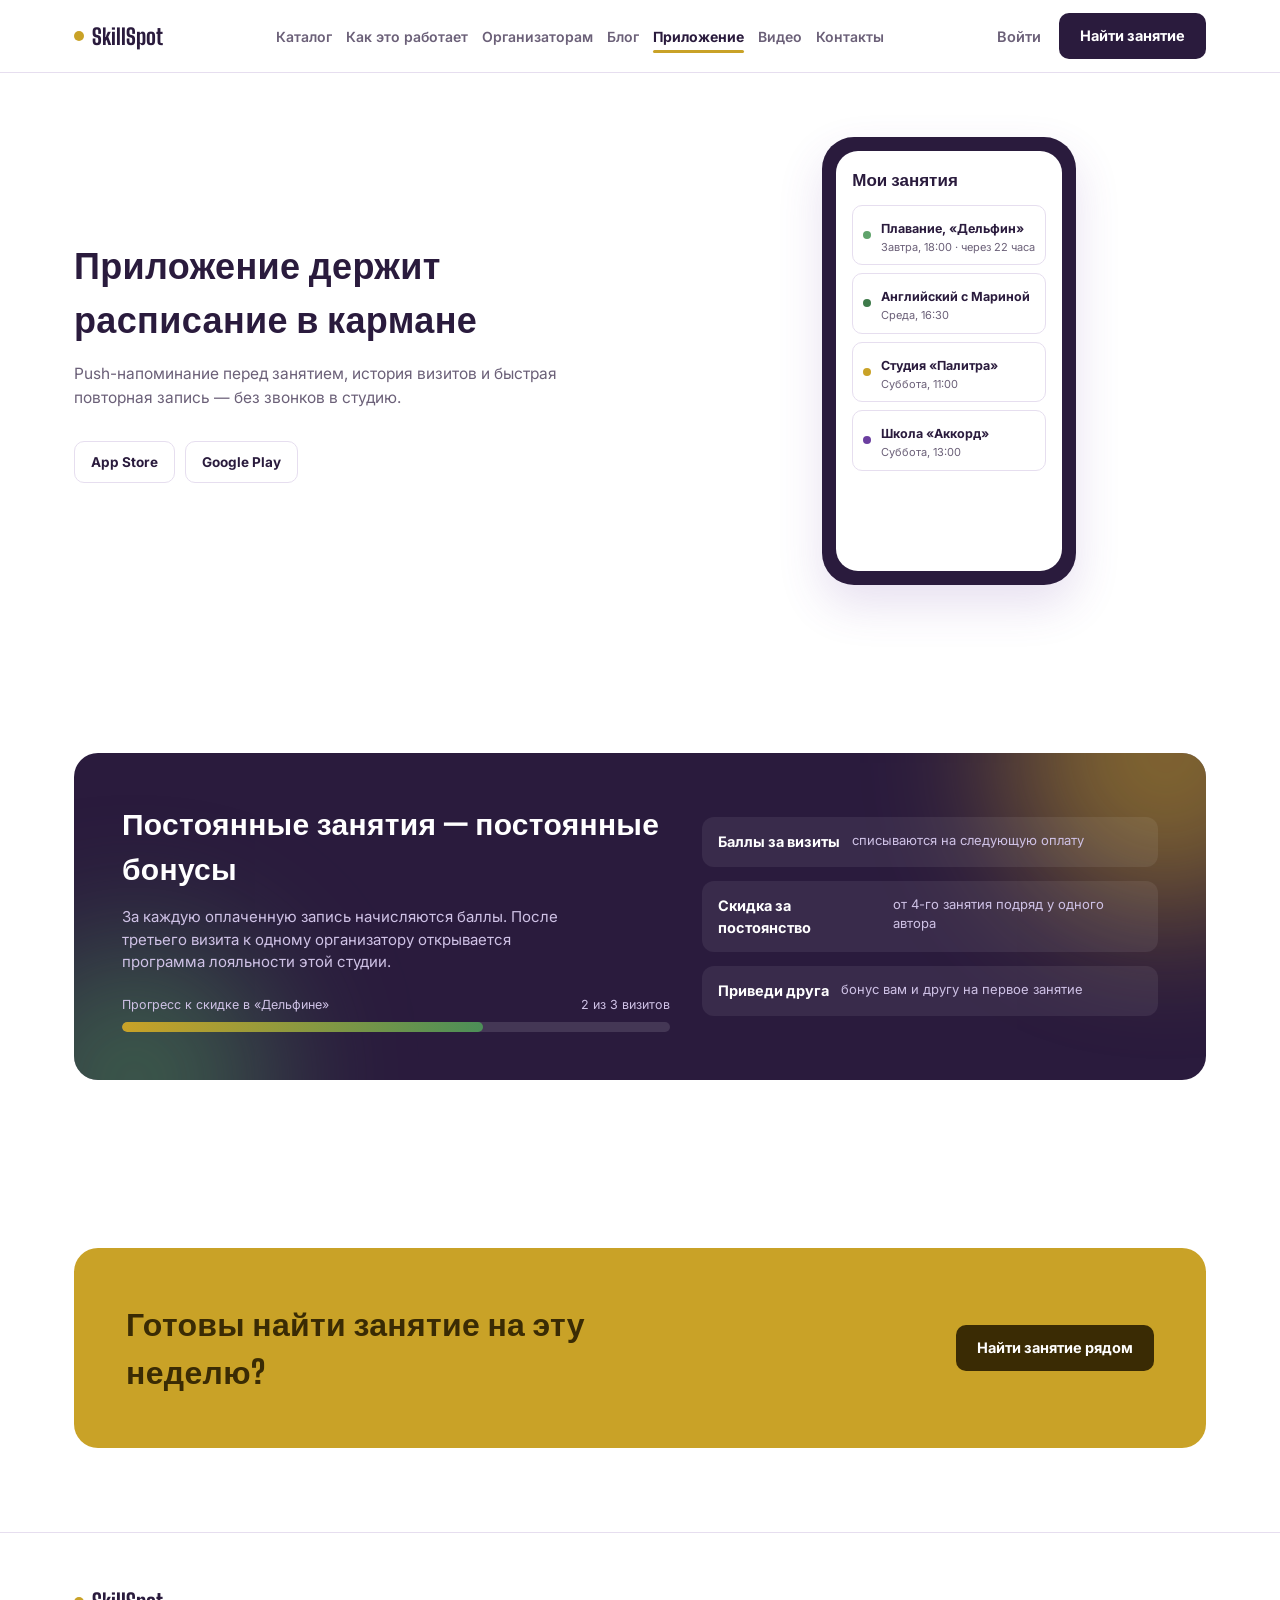
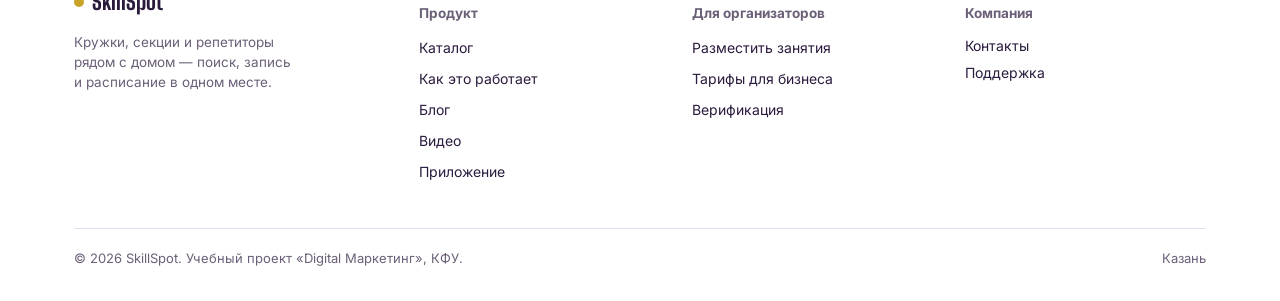
<file: app.html>
<!DOCTYPE html>
<html lang="ru">
<head>
<meta charset="UTF-8">
<meta name="viewport" content="width=device-width, initial-scale=1, viewport-fit=cover">
<title>Приложение и бонусы — SkillSpot</title>
<meta name="description" content="Мобильное приложение SkillSpot: расписание, напоминания, баллы и бонусы.">
<meta name="keywords" content="кружки для детей, секции рядом с домом, репетиторы Казань, детские студии, запись на занятия онлайн, расписание кружков, дополнительное образование, SkillSpot">
<meta name="author" content="SkillSpot">
<meta name="robots" content="index, follow">
<link rel="canonical" href="https://skillspot.ru/">

<!-- Open Graph -->
<meta property="og:type" content="website">
<meta property="og:locale" content="ru_RU">
<meta property="og:site_name" content="SkillSpot">
<meta property="og:title" content="SkillSpot — кружки, секции и репетиторы рядом с домом">
<meta property="og:description" content="Поиск, сравнение и онлайн-запись на кружки, секции и к репетиторам. Расписание само синхронизируется с календарём.">
<meta property="og:url" content="https://skillspot.ru/">
<meta name="twitter:card" content="summary">
<meta name="twitter:title" content="SkillSpot — кружки, секции и репетиторы рядом с домом">
<meta name="twitter:description" content="Поиск, сравнение и онлайн-запись на кружки, секции и к репетиторам в одном месте.">

<link rel="preconnect" href="https://fonts.googleapis.com">
<link rel="preconnect" href="https://fonts.gstatic.com" crossorigin>
<link href="https://fonts.googleapis.com/css2?family=Big+Shoulders+Display:wght@600;700;800;900&family=Inter:wght@400;500;600;700&display=swap" rel="stylesheet">

<!--
  Яндекс.Вебмастер: подтверждение прав на сайт через meta-тег.
  После регистрации сайта в Яндекс.Вебмастере вставьте сюда свой код подтверждения:
  <meta name="yandex-verification" content="ВАШ_КОД_ПОДТВЕРЖДЕНИЯ" />
-->

<script type="application/ld+json">
{
  "@context": "https://schema.org",
  "@type": "Organization",
  "name": "SkillSpot",
  "url": "https://skillspot.ru/",
  "description": "Онлайн-платформа для поиска и записи на кружки, секции и к репетиторам.",
  "areaServed": "Казань",
  "sameAs": []
}
</script>
<style>
  :root{
    box-sizing:border-box;
    padding-top:env(safe-area-inset-top,0px);
    padding-bottom:env(safe-area-inset-bottom,0px);

    --ink:#2A1B3D;
    --paper:#FFFFFF;
    --paper-2:#F6F1FA;
    --sub:#6B6078;
    --line:#E6DEEF;

    --brand:#6B3FA0;
    --brand-ink:#3F2461;
    --brand-tint:#EEE4F7;

    --mustard:#C9A227;
    --mustard-ink:#6B4E0F;
    --green:#4C8F58;
    --green-ink:#254A2C;

    --sport:#5FA36B;
    --art:#C9A227;
    --music:#6B3FA0;
    --lang:#3E7A4A;
    --tutor:#A5821F;
    --dance:#8B5FBE;
    --fitness:#4C8F58;
    --school:#7A5D12;

    --shadow: 0 20px 45px rgba(107,63,160,0.16);
    --shadow-sm: 0 8px 20px rgba(107,63,160,0.12);
  }
  html{scroll-padding-top:76px; scroll-behavior:smooth;}
  @media (prefers-reduced-motion: reduce){ html{scroll-behavior:auto;} }
  *{box-sizing:border-box;}
  ::selection{ background:var(--brand-tint); color:var(--brand-ink); }

  @media (prefers-color-scheme: dark){
    :root:not([data-theme="light"]){
      --ink:#F1EEF7; --paper:#1E1730; --paper-2:#241B3A; --sub:#C7BBDD; --line:#3A2D55;
      --brand-tint:#33254D;
    }
  }
  :root[data-theme="dark"]{
    --ink:#F1EEF7; --paper:#1E1730; --paper-2:#241B3A; --sub:#C7BBDD; --line:#3A2D55;
    --brand-tint:#33254D;
  }

  body{
    margin:0; background:var(--paper); color:var(--ink);
    font-family:"Inter",-apple-system,BlinkMacSystemFont,"Segoe UI",Roboto,Arial,sans-serif;
    -webkit-font-smoothing:antialiased;
    font-size:16px; line-height:1.5;
  }
  h1,h2,h3{
    font-family:"Big Shoulders Display","Arial Narrow",Arial,sans-serif;
    font-weight:800; letter-spacing:0.01em; margin:0; color:var(--ink);
  }
  a{color:inherit; text-decoration:none;}
  img,svg{display:block; max-width:100%;}
  :focus-visible{ outline:2.5px solid var(--mustard); outline-offset:2px; border-radius:4px; }
  button{ font-family:inherit; }

  ::-webkit-scrollbar{ width:10px; height:10px; }
  ::-webkit-scrollbar-track{ background:var(--paper-2); }
  ::-webkit-scrollbar-thumb{ background:var(--brand); border-radius:8px; }
  html{ scrollbar-color:var(--brand) var(--paper-2); }

  .wrap{ max-width:1180px; margin:0 auto; padding:0 24px; }
  section{ padding:84px 0; }
  @media (max-width:720px){ section{ padding:56px 0; } }

  /* ---------- header ---------- */
  header.site{
    position:sticky; top:0; z-index:50;
    background:color-mix(in srgb, var(--paper) 90%, transparent);
    backdrop-filter: blur(10px);
    border-bottom:1px solid var(--line);
    padding-top:env(safe-area-inset-top,0px);
  }
  .nav{ display:flex; align-items:center; justify-content:space-between; height:72px; }
  .logo{ display:flex; align-items:center; gap:8px; font-family:"Big Shoulders Display",sans-serif; font-weight:800; font-size:22px; }
  .logo .dot{ width:10px; height:10px; border-radius:50%; background:var(--mustard); }
  nav.links{ display:flex; gap:28px; font-size:14.5px; font-weight:600; }
  nav.links a{ color:var(--sub); position:relative; }
  nav.links a:hover{ color:var(--ink); }
  .nav-right{ display:flex; align-items:center; gap:18px; }
  .nav-right .login{ font-size:14.5px; font-weight:600; color:var(--sub); }
  .btn{
    display:inline-flex; align-items:center; justify-content:center; gap:6px;
    padding:11px 20px; border-radius:10px; font-weight:700; font-size:14.5px;
    border:1.5px solid transparent; cursor:pointer; white-space:nowrap;
    transition:transform .18s ease, box-shadow .18s ease, background .18s ease;
  }
  @media (prefers-reduced-motion: reduce){ .btn{ transition:none; } }
  .btn-primary{ background:var(--ink); color:var(--paper); }
  .btn-primary:hover{ transform:translateY(-2px); box-shadow:var(--shadow-sm); }
  .btn-mustard{ background:var(--mustard); color:#3A2B04; }
  .btn-mustard:hover{ transform:translateY(-2px); box-shadow:0 14px 30px rgba(201,162,39,0.35); }
  .btn-outline{ background:transparent; border-color:var(--line); color:var(--ink); }
  .btn-outline:hover{ border-color:var(--brand); color:var(--brand); }
  .btn-sm{ padding:8px 14px; font-size:13px; border-radius:8px; }
  .btn:active{ transform:translateY(0); }

  .burger{ display:none; background:none; border:none; padding:6px; cursor:pointer; }
  .burger span{ display:block; width:22px; height:2px; background:var(--ink); margin:5px 0; }
  @media (max-width:860px){
    nav.links{ display:none; }
    .nav-right .login{ display:none; }
    .burger{ display:block; }
  }
  .mobile-panel{ display:none; flex-direction:column; gap:14px; padding:16px 24px 24px; border-top:1px solid var(--line); }
  .mobile-panel.open{ display:flex; }
  .mobile-panel a{ font-weight:600; color:var(--ink); }
  .mobile-panel a.btn{ color:var(--paper); }

  /* ---------- scrollspy rail ---------- */
  .rail{
    position:fixed; right:22px; top:50%; transform:translateY(-50%);
    display:flex; flex-direction:column; gap:14px; z-index:45;
  }
  .rail a{ width:9px; height:9px; border-radius:50%; background:var(--line); display:block; transition:transform .2s ease, background .2s ease; }
  .rail a.active{ background:var(--brand); transform:scale(1.5); }
  @media (max-width:1040px){ .rail{ display:none; } }

  /* ---------- hero ---------- */
  .hero{
    position:relative; overflow:hidden; padding:88px 0 96px;
    background:var(--ink); color:#F4F0FA;
  }
  .glow{ position:absolute; border-radius:50%; filter:blur(70px); opacity:.55; pointer-events:none; }
  .glow-1{ width:420px; height:420px; background:var(--mustard); top:-140px; right:-100px; }
  .glow-2{ width:360px; height:360px; background:var(--green); bottom:-160px; right:220px; }
  .hero-grid{ position:relative; display:grid; grid-template-columns:1.05fr 0.95fr; gap:52px; align-items:center; z-index:2; }
  @media (max-width:900px){ .hero-grid{ grid-template-columns:1fr; gap:40px; } }
  .eyebrow-free{ font-size:14.5px; color:#D9C9F0; font-weight:700; margin-bottom:14px; }
  h1.hero-title{ font-size:54px; line-height:1.03; margin-bottom:20px; color:#fff; }
  @media (max-width:520px){ h1.hero-title{ font-size:36px; } }
  .hero p.lead{ font-size:17px; color:#CFC2E6; max-width:480px; margin-bottom:28px; }

  .finder{
    display:flex; gap:10px; flex-wrap:wrap; background:rgba(255,255,255,0.07);
    border:1px solid rgba(255,255,255,0.16); border-radius:14px; padding:10px;
  }
  .finder select, .finder input{
    border:1px solid rgba(255,255,255,0.18); background:rgba(255,255,255,0.06); color:#fff;
    border-radius:9px; padding:11px 12px; font-size:14px; font-family:inherit;
    flex:1; min-width:130px;
  }
  .finder select option{ color:#111; }
  .finder input::placeholder{ color:#C7BBDD; }
  .finder .btn{ flex:0 0 auto; }
  @media (max-width:520px){ .finder{ flex-direction:column; } .finder select, .finder input{ min-width:100%; } }

  .trust-line{ margin-top:16px; font-size:13.5px; color:#B8A9D4; }
  .trust-line b{ color:#fff; }

  /* interactive planner card */
  .schedule-card{
    background:var(--paper); border-radius:20px; box-shadow:var(--shadow); padding:20px; position:relative; color:var(--ink);
  }
  .schedule-head{ display:flex; justify-content:space-between; align-items:baseline; margin-bottom:14px; }
  .schedule-head .cal-title{ font-family:"Big Shoulders Display",sans-serif; font-weight:800; font-size:19px; }
  .schedule-head .cal-sub{ font-size:12px; color:var(--sub); }
  .week{ display:grid; grid-template-columns:repeat(7,1fr); gap:6px; }
  .day{ display:flex; flex-direction:column; gap:6px; }
  .day .d-label{ font-size:11px; text-align:center; color:var(--sub); font-weight:700; }
  .slot{ border-radius:8px; padding:6px 5px; font-size:9.5px; line-height:1.25; color:#fff; font-weight:600; min-height:38px; display:flex; align-items:center; justify-content:center; text-align:center; }
  .slot.empty{ background:var(--paper-2); border:1px dashed var(--line); min-height:38px; color:var(--sub); cursor:pointer; font-size:16px; font-weight:400; position:relative; }
  .slot.empty:hover{ border-color:var(--brand); color:var(--brand); }
  .add-menu{
    position:absolute; z-index:10; background:var(--paper); border:1px solid var(--line); border-radius:10px;
    box-shadow:var(--shadow); padding:6px; display:none; flex-direction:column; gap:3px; min-width:120px;
  }
  .add-menu.open{ display:flex; }
  .add-menu button{
    border:none; background:none; text-align:left; font-size:11px; padding:6px 8px; border-radius:6px; cursor:pointer;
    display:flex; align-items:center; gap:6px; color:var(--ink);
  }
  .add-menu button:hover{ background:var(--paper-2); }
  .add-menu .sw{ width:8px; height:8px; border-radius:50%; flex:0 0 auto; }
  .legend-row{ display:flex; gap:14px; flex-wrap:wrap; margin-top:16px; font-size:11.5px; color:var(--sub); }
  .legend-row .lg{ display:flex; align-items:center; gap:6px; }
  .legend-row .sq{ width:9px; height:9px; border-radius:2px; }
  .plan-count{
    position:absolute; right:16px; bottom:-16px; background:var(--brand); color:#fff;
    font-size:11.5px; font-weight:700; padding:8px 14px; border-radius:10px; box-shadow:var(--shadow-sm);
  }

  /* ---------- marquee ---------- */
  .marquee-wrap{ overflow:hidden; border-top:1px solid var(--line); border-bottom:1px solid var(--line); background:var(--paper-2); padding:16px 0; }
  .marquee{ display:flex; gap:14px; width:max-content; animation:scroll-left 32s linear infinite; }
  @media (prefers-reduced-motion: reduce){ .marquee{ animation:none; flex-wrap:wrap; } }
  .marquee-wrap:hover .marquee{ animation-play-state:paused; }
  @keyframes scroll-left{ from{ transform:translateX(0); } to{ transform:translateX(-50%); } }
  .m-chip{ display:flex; align-items:center; gap:8px; padding:9px 18px; border-radius:999px; background:var(--paper); border:1px solid var(--line); font-weight:700; font-size:14px; white-space:nowrap; }
  .m-chip .dot{ width:8px; height:8px; border-radius:50%; }

  /* ---------- stats ---------- */
  .stats-grid{ display:grid; grid-template-columns:repeat(4,1fr); }
  @media (max-width:760px){ .stats-grid{ grid-template-columns:repeat(2,1fr); } }
  .stat{ padding:0 24px; border-left:1px solid var(--line); }
  .stat:first-child{ border-left:none; padding-left:0; }
  @media (max-width:760px){ .stat:nth-child(2n+1){ border-left:none; padding-left:0; } }
  .stat b{ display:block; font-family:"Big Shoulders Display",sans-serif; font-size:44px; font-weight:800; color:var(--brand); }
  .stat span{ font-size:13.5px; color:var(--sub); }

  /* ---------- categories heading ---------- */
  h2.section-title{ font-size:36px; margin-bottom:10px; }
  p.section-lead{ color:var(--sub); font-size:15.5px; max-width:560px; margin-bottom:32px; }

  /* ---------- journey / how it works ---------- */
  .journey{ position:relative; }
  .journey-line{ position:absolute; left:0; right:0; top:19px; height:2px; background:var(--line); }
  @media (max-width:760px){ .journey-line{ display:none; } }
  .steps{ display:grid; grid-template-columns:repeat(4,1fr); gap:22px; position:relative; }
  @media (max-width:900px){ .steps{ grid-template-columns:repeat(2,1fr); } }
  @media (max-width:520px){ .steps{ grid-template-columns:1fr; } }
  .step .num{
    width:38px; height:38px; border-radius:50%; background:var(--paper); border:2px solid var(--brand);
    color:var(--brand); font-family:"Big Shoulders Display",sans-serif; font-size:17px; font-weight:800;
    display:flex; align-items:center; justify-content:center; margin-bottom:14px; position:relative; z-index:2;
  }
  .step h3{ font-size:18px; font-weight:700; margin:0 0 6px; font-family:"Inter",sans-serif; }
  .step p{ font-size:14px; color:var(--sub); margin:0; }

  /* ---------- providers ---------- */
  .filter-row{ display:flex; gap:10px; flex-wrap:wrap; margin-bottom:26px; }
  .filter-btn{
    border:1.5px solid var(--line); background:var(--paper); color:var(--ink); border-radius:999px;
    padding:9px 16px; font-size:13.5px; font-weight:700; cursor:pointer; display:flex; align-items:center; gap:7px;
    transition:border-color .15s ease, color .15s ease;
  }
  .filter-btn .dot{ width:8px; height:8px; border-radius:50%; }
  .filter-btn.active{ border-color:var(--ink); background:var(--ink); color:#fff; }
  .filter-btn.active .dot{ box-shadow:0 0 0 2px rgba(255,255,255,0.5); }

  .prov-grid{ display:grid; grid-template-columns:repeat(3,1fr); gap:18px; grid-auto-flow:dense; }
  @media (max-width:900px){ .prov-grid{ grid-template-columns:repeat(2,1fr); } }
  @media (max-width:600px){ .prov-grid{ grid-template-columns:1fr; } }
  .prov-card{
    border:1px solid var(--line); border-radius:16px; padding:20px; background:var(--paper);
    display:flex; flex-direction:column; gap:10px; transition:transform .18s ease, box-shadow .18s ease;
  }
  .prov-card:hover{ transform:translateY(-3px); box-shadow:var(--shadow-sm); }
  .prov-card.big{ grid-row:span 2; justify-content:space-between; background:var(--brand-tint); border-color:transparent; }
  .prov-card.hidden{ display:none; }
  .prov-top{ display:flex; align-items:center; gap:8px; }
  .prov-top .dot{ width:9px; height:9px; border-radius:50%; }
  .prov-top span{ font-size:12.5px; color:var(--sub); font-weight:600; }
  .prov-card h3{ font-family:"Inter",sans-serif; font-size:18px; font-weight:700; }
  .prov-card.big h3{ font-size:24px; font-family:"Big Shoulders Display",sans-serif; }
  .prov-card p{ font-size:13.5px; color:var(--sub); margin:0; }
  .prov-meta{ display:flex; justify-content:space-between; align-items:center; font-size:13.5px; margin-top:auto; padding-top:8px; }
  .prov-meta b{ font-size:15px; }
  .rating{ color:var(--mustard-ink); font-weight:700; }
  .empty-state{ display:none; text-align:center; padding:40px 0; color:var(--sub); font-size:14.5px; }
  .empty-state.show{ display:block; }

  /* ---------- audience tabs ---------- */
  .tabs{ display:flex; gap:10px; margin-bottom:24px; }
  .tab-btn{
    border:1.5px solid var(--line); background:var(--paper); color:var(--sub); font-weight:700; font-size:14.5px;
    border-radius:999px; padding:10px 20px; cursor:pointer;
  }
  .tab-btn.active{ background:var(--ink); color:#fff; border-color:var(--ink); }
  .tab-panel{ display:none; border:1px solid var(--line); border-radius:18px; padding:36px; background:var(--paper-2); }
  .tab-panel.active{ display:block; }
  .tab-panel h3{ font-family:"Big Shoulders Display",sans-serif; font-size:26px; margin-bottom:16px; }
  .tab-panel ul{ list-style:none; margin:0 0 22px; padding:0; display:grid; grid-template-columns:1fr 1fr; gap:12px 24px; }
  @media (max-width:600px){ .tab-panel ul{ grid-template-columns:1fr; } }
  .tab-panel li{ font-size:14.5px; color:var(--ink); display:flex; gap:10px; align-items:flex-start; }
  .tab-panel li svg{ flex:0 0 auto; margin-top:3px; color:var(--brand); }

  /* ---------- app ---------- */
  .app-grid{ display:grid; grid-template-columns:1fr 0.9fr; gap:48px; align-items:center; }
  @media (max-width:900px){ .app-grid{ grid-template-columns:1fr; } }
  .app-badges{ display:flex; gap:10px; margin-top:22px; flex-wrap:wrap; }
  .app-badge{ border:1.5px solid var(--line); border-radius:10px; padding:10px 16px; font-size:13.5px; font-weight:700; }
  .phone{ background:var(--ink); border-radius:32px; padding:14px; max-width:280px; margin:0 auto; box-shadow:var(--shadow); }
  .phone-screen{ background:var(--paper); border-radius:22px; padding:16px; min-height:420px; }
  .phone-app-title{ font-family:"Big Shoulders Display",sans-serif; font-weight:800; font-size:17px; margin-bottom:12px; }
  .phone-item{ display:flex; gap:10px; align-items:center; border:1px solid var(--line); border-radius:10px; padding:9px 10px; margin-bottom:8px; }
  .phone-item .sq{ width:8px; height:8px; border-radius:50%; flex:0 0 auto; }
  .phone-item div span{ display:block; font-size:11px; color:var(--sub); }
  .phone-item div b{ font-size:12.5px; }

  /* ---------- reviews carousel ---------- */
  .rev-head{ display:flex; justify-content:space-between; align-items:flex-end; margin-bottom:24px; gap:16px; flex-wrap:wrap; }
  .rev-nav{ display:flex; gap:8px; }
  .rev-nav button{ width:38px; height:38px; border-radius:50%; border:1.5px solid var(--line); background:var(--paper); cursor:pointer; font-size:16px; }
  .rev-nav button:hover{ border-color:var(--brand); color:var(--brand); }
  .rev-scroll{ display:flex; gap:18px; overflow-x:auto; scroll-snap-type:x mandatory; padding-bottom:6px; scrollbar-width:none; }
  .rev-scroll::-webkit-scrollbar{ display:none; }
  .rev-card{ border:1px solid var(--line); border-radius:16px; padding:22px; background:var(--paper); scroll-snap-align:start; flex:0 0 320px; }
  .rev-quote{ font-size:15px; margin-bottom:16px; }
  .rev-who{ display:flex; align-items:center; gap:10px; }
  .avatar{ width:34px; height:34px; border-radius:50%; display:flex; align-items:center; justify-content:center; color:#fff; font-weight:700; font-size:13px; flex:0 0 auto; }
  .rev-who div b{ font-size:13.5px; display:block; }
  .rev-who div span{ font-size:12px; color:var(--sub); }

  /* ---------- loyalty ---------- */
  .loyalty{ background:var(--ink); color:#F4F0FA; border-radius:24px; padding:48px; position:relative; overflow:hidden; }
  .loyalty-grid{ display:grid; grid-template-columns:1.2fr 1fr; gap:32px; align-items:center; position:relative; z-index:2; }
  @media (max-width:800px){ .loyalty-grid{ grid-template-columns:1fr; } }
  .loyalty h2{ color:#fff; font-size:30px; margin-bottom:12px; }
  .loyalty p{ color:#CFC2E6; font-size:15px; max-width:440px; }
  .progress-wrap{ margin-top:22px; }
  .progress-label{ display:flex; justify-content:space-between; font-size:12.5px; color:#CFC2E6; margin-bottom:8px; }
  .progress-track{ height:10px; border-radius:999px; background:rgba(255,255,255,0.12); overflow:hidden; }
  .progress-fill{ height:100%; width:0%; border-radius:999px; background:linear-gradient(90deg,var(--mustard),var(--green)); transition:width 1.1s cubic-bezier(.2,.8,.2,1); }
  @media (prefers-reduced-motion: reduce){ .progress-fill{ transition:none; } }
  .loy-list{ display:flex; flex-direction:column; gap:14px; }
  .loy-item{ display:flex; gap:12px; align-items:flex-start; background:rgba(255,255,255,0.07); border-radius:12px; padding:14px 16px; }
  .loy-item b{ display:block; font-size:14.5px; color:#fff; }
  .loy-item span{ font-size:13px; color:#CFC2E6; }

  /* ---------- cta band ---------- */
  .cta-band{
    border-radius:24px; padding:52px; background:var(--mustard); color:#3A2B04;
    display:flex; justify-content:space-between; align-items:center; gap:24px; flex-wrap:wrap;
  }
  .cta-band h2{ font-size:32px; max-width:520px; color:#3A2B04; }
  .cta-band .btn-primary{ background:#3A2B04; }

  /* ---------- editable content & video blocks ---------- */
  .edit-head{ display:flex; justify-content:space-between; align-items:flex-end; gap:16px; margin-bottom:20px; flex-wrap:wrap; }
  .edit-toggle{ display:none; }
  .content-view{ font-size:15.5px; color:var(--ink); line-height:1.75; max-width:720px; white-space:pre-wrap; }
  .content-edit textarea{
    width:100%; min-height:170px; border:1px solid var(--line); border-radius:12px; padding:14px;
    font-family:inherit; font-size:14.5px; resize:vertical; background:var(--paper); color:var(--ink);
  }
  .edit-actions{ display:flex; gap:10px; margin-top:12px; }
  .video-view{
    border:1px solid var(--line); border-radius:18px; overflow:hidden; background:var(--paper-2);
    min-height:280px; display:flex; align-items:center; justify-content:center;
  }
  .video-view video{ width:100%; max-height:520px; display:block; background:#000; }
  .video-placeholder{ color:var(--sub); font-size:14.5px; padding:70px 20px; text-align:center; max-width:340px; }
  .video-edit{ border:1px dashed var(--line); border-radius:16px; padding:22px; background:var(--paper-2); }
  .video-edit input[type="text"]{
    width:100%; border:1px solid var(--line); border-radius:10px; padding:11px 14px;
    font-size:14px; font-family:inherit; background:var(--paper); color:var(--ink);
  }
  .upload-hint{ font-size:12.5px; color:var(--sub); margin-top:10px; min-height:1em; }
  [hidden]{ display:none !important; }

  /* ---------- live-app motion layer ---------- */
  header.site{ transition:box-shadow .25s ease; }
  header.site.scrolled{ box-shadow:0 10px 28px rgba(42,27,61,0.10); }
  .nav{ transition:height .25s ease; }
  header.site.scrolled .nav{ height:60px; }

  .reveal{ opacity:0; transform:translateY(20px); transition:opacity .65s cubic-bezier(.2,.8,.2,1), transform .65s cubic-bezier(.2,.8,.2,1); }
  .reveal.in-view{ opacity:1; transform:translateY(0); }
  .reveal-stagger.in-view > *{ transition-delay:calc(var(--stagger-i, 0) * 70ms); }

  @media (prefers-reduced-motion: no-preference){
    @keyframes heroIn{ from{ opacity:0; transform:translateY(18px); } to{ opacity:1; transform:translateY(0); } }
    .hero-grid > div:first-child > *{ opacity:0; animation:heroIn .7s ease forwards; }
    .hero-grid > div:first-child > *:nth-child(1){ animation-delay:.05s; }
    .hero-grid > div:first-child > *:nth-child(2){ animation-delay:.15s; }
    .hero-grid > div:first-child > *:nth-child(3){ animation-delay:.25s; }
    .hero-grid > div:first-child > *:nth-child(4){ animation-delay:.35s; }
    .hero-grid > div:first-child > *:nth-child(5){ animation-delay:.45s; }
    .schedule-card{ opacity:0; animation:heroIn .7s ease forwards; animation-delay:.3s; }

    @keyframes floaty{ 0%,100%{ transform:translateY(0) scale(1); } 50%{ transform:translateY(-20px) scale(1.04); } }
    .glow-1{ animation:floaty 9s ease-in-out infinite; }
    .glow-2{ animation:floaty 11s ease-in-out infinite; animation-delay:-4s; }

    @keyframes popIn{ from{ transform:scale(.78); opacity:.3; } to{ transform:scale(1); opacity:1; } }
    .slot.pop{ animation:popIn .4s cubic-bezier(.2,.9,.3,1.3); }
  }

  .prov-card{ transition:opacity .3s ease, transform .3s ease, box-shadow .18s ease; }
  .prov-card.prov-hide{ opacity:0; transform:scale(.93); }
  .empty-state{ transition:opacity .25s ease; }

  .tab-panel{ display:none; opacity:0; transform:translateY(8px); transition:opacity .3s ease, transform .3s ease; }
  .tab-panel.active{ opacity:1; transform:translateY(0); }

  .btn{ position:relative; overflow:hidden; }
  .btn .ripple{
    position:absolute; border-radius:50%; transform:scale(0); opacity:.5; pointer-events:none;
    background:rgba(0,0,0,0.14); animation:rippleAnim .6s ease-out forwards;
  }
  .btn-primary .ripple, .btn-mustard .ripple{ background:rgba(255,255,255,0.5); }
  @keyframes rippleAnim{ to{ transform:scale(2.6); opacity:0; } }

  .toast-wrap{
    position:fixed; left:50%; bottom:24px; transform:translateX(-50%); z-index:70;
    display:flex; flex-direction:column; gap:8px; align-items:center; pointer-events:none;
    width:100%; padding:0 16px;
  }
  .toast{
    background:var(--ink); color:#fff; font-size:13.5px; font-weight:600; padding:12px 20px;
    border-radius:999px; box-shadow:var(--shadow); opacity:0; transform:translateY(14px) scale(.98);
    transition:opacity .3s ease, transform .3s ease; max-width:360px; text-align:center;
  }
  .toast.show{ opacity:1; transform:translateY(0) scale(1); }

  .to-top{
    position:fixed; left:22px; bottom:22px; width:46px; height:46px; border-radius:50%;
    background:var(--ink); color:#fff; border:none; font-size:19px; cursor:pointer;
    opacity:0; pointer-events:none; transform:translateY(12px) scale(.9);
    transition:opacity .25s ease, transform .25s ease, background .2s ease;
    z-index:45; box-shadow:var(--shadow-sm);
  }
  .to-top.show{ opacity:1; pointer-events:auto; transform:translateY(0) scale(1); }
  .to-top:hover{ background:var(--brand); }
  @media (max-width:1040px){ .to-top{ left:16px; bottom:16px; } }

  .rev-dots{ display:flex; gap:7px; justify-content:center; margin-top:18px; }
  .rev-dots button{
    width:8px; height:8px; border-radius:999px; border:none; background:var(--line);
    cursor:pointer; padding:0; transition:width .25s ease, background .25s ease;
  }
  .rev-dots button.active{ width:22px; background:var(--brand); }

  .finder .btn[data-loading="1"]{ pointer-events:none; opacity:.85; }
  .login{ background:none; border:none; font-size:14.5px; font-weight:600; color:var(--sub); cursor:pointer; font-family:inherit; padding:0; }
  .login:hover{ color:var(--ink); }

  /* ---------- generic overlay (login / contact / article lightbox) ---------- */
  .overlay{
    position:fixed; inset:0; z-index:90; background:rgba(20,14,30,0.55);
    display:none; align-items:flex-start; justify-content:center;
    padding:48px 16px; overflow-y:auto;
    opacity:0; transition:opacity .22s ease;
  }
  .overlay.open{ display:flex; }
  .overlay.show{ opacity:1; }
  .overlay-box{
    background:var(--paper); border-radius:18px; max-width:640px; width:100%;
    padding:36px; position:relative; box-shadow:var(--shadow);
    transform:translateY(16px) scale(.98); transition:transform .25s cubic-bezier(.2,.8,.2,1);
  }
  .overlay.show .overlay-box{ transform:translateY(0) scale(1); }
  @media (prefers-reduced-motion: reduce){ .overlay, .overlay-box{ transition:none; } }
  .overlay-box.wide{ max-width:760px; }
  .overlay-close{
    position:absolute; right:16px; top:16px; width:36px; height:36px; border-radius:50%;
    border:1px solid var(--line); background:var(--paper); font-size:19px; line-height:1; cursor:pointer; color:var(--sub);
  }
  .overlay-close:hover{ color:var(--ink); border-color:var(--brand); }
  .overlay-box h3{ font-size:24px; margin-bottom:6px; padding-right:30px; }
  .overlay-box .ov-sub{ font-size:13.5px; color:var(--sub); margin-bottom:22px; }
  .ov-field{ margin-bottom:14px; }
  .ov-field label{ display:block; font-size:12.5px; font-weight:700; color:var(--sub); margin-bottom:6px; }
  .ov-field input, .ov-field textarea{
    width:100%; border:1px solid var(--line); border-radius:10px; padding:11px 13px;
    font-size:14.5px; font-family:inherit; background:var(--paper-2); color:var(--ink);
  }
  .ov-field textarea{ min-height:100px; resize:vertical; }
  .ov-note{ font-size:12.5px; color:var(--sub); margin-top:14px; }

  /* ---------- blog ---------- */
  .blog-grid{ display:grid; grid-template-columns:repeat(3,1fr); gap:20px; margin-bottom:40px; }
  @media (max-width:900px){ .blog-grid{ grid-template-columns:repeat(2,1fr); } }
  @media (max-width:600px){ .blog-grid{ grid-template-columns:1fr; } }
  .blog-card{
    border:1px solid var(--line); border-radius:16px; overflow:hidden; background:var(--paper);
    display:flex; flex-direction:column; transition:transform .18s ease, box-shadow .18s ease;
  }
  .blog-card:hover{ transform:translateY(-3px); box-shadow:var(--shadow-sm); }
  .blog-photo{
    aspect-ratio:2/1; position:relative; display:flex; align-items:flex-end; overflow:hidden;
  }
  .blog-photo .ph-icon{ position:absolute; inset:0; display:flex; align-items:center; justify-content:center; opacity:.9; }
  .blog-photo .ph-icon svg{ width:40px; height:40px; }
  .blog-photo .ph-tag{
    position:relative; z-index:2; margin:10px; font-size:10.5px; font-weight:700;
    background:rgba(30,16,52,0.72); color:#fff; padding:4px 9px; border-radius:999px;
  }
  .blog-body{ padding:18px 18px 20px; display:flex; flex-direction:column; gap:8px; flex:1; }
  .blog-body h3{ font-family:"Inter",sans-serif; font-size:16.5px; font-weight:700; line-height:1.3; }
  .blog-body p{ font-size:13.5px; color:var(--sub); margin:0; line-height:1.55; }
  .blog-photo-caption{ font-size:10.5px; color:var(--sub); padding:8px 18px 0; font-style:italic; }

  .blog-feature{
    display:grid; grid-template-columns:1fr 1fr; gap:0; border:1px solid var(--line); border-radius:18px;
    overflow:hidden; background:var(--paper);
  }
  @media (max-width:800px){ .blog-feature{ grid-template-columns:1fr; } }
  .blog-feature .blog-photo{ aspect-ratio:auto; height:100%; min-height:220px; }
  .blog-feature-body{ padding:32px; display:flex; flex-direction:column; justify-content:center; gap:12px; }
  .blog-feature-body .ph-tag-inline{
    font-size:11px; font-weight:700; color:var(--brand-ink); background:var(--brand-tint);
    padding:5px 11px; border-radius:999px; width:fit-content;
  }
  .blog-feature-body h3{ font-size:24px; font-family:"Big Shoulders Display",sans-serif; }
  .blog-feature-body p{ font-size:14.5px; color:var(--sub); margin:0; }

  .blog-video-card{
    border:1px solid var(--line); border-radius:18px; padding:28px; background:var(--paper-2); margin-bottom:40px;
  }
  .blog-video-head{ display:flex; justify-content:space-between; align-items:flex-start; gap:16px; flex-wrap:wrap; margin-bottom:16px; }
  .blog-video-head h3{ font-size:20px; font-family:"Big Shoulders Display",sans-serif; margin-bottom:4px; }
  .blog-video-head p{ font-size:13.5px; color:var(--sub); margin:0; max-width:460px; }


  .reels{ display:grid; grid-template-columns:repeat(5,1fr); gap:14px; margin-bottom:18px; }
  @media (max-width:1000px){ .reels{ grid-template-columns:repeat(3,1fr); } }
  @media (max-width:640px){ .reels{ grid-template-columns:repeat(2,1fr); gap:10px; } }
  .reel{ position:relative; display:block; width:100%; padding:0; border:0; cursor:pointer; border-radius:16px; overflow:hidden; aspect-ratio:9/16; background:#1b1230 center/cover no-repeat; text-align:left; color:#fff; box-shadow:var(--shadow-sm); transition:transform .25s ease, box-shadow .25s ease; }
  .reel::after{ content:""; position:absolute; inset:0; background:linear-gradient(180deg,rgba(20,10,40,0) 45%,rgba(20,10,40,.85) 100%); }
  .reel:hover, .reel:focus-visible{ transform:translateY(-5px) scale(1.02); box-shadow:0 18px 40px rgba(60,30,110,.28); }
  .reel-play{ position:absolute; z-index:2; top:50%; left:50%; width:54px; height:54px; margin:-27px 0 0 -27px; border-radius:50%; background:rgba(255,255,255,.92); color:var(--brand); display:grid; place-items:center; transition:transform .25s ease; }
  .reel:hover .reel-play{ transform:scale(1.12); }
  .reel-cap{ position:absolute; z-index:2; left:12px; right:12px; bottom:12px; }
  .reel-cap b{ display:block; font-size:14.5px; line-height:1.25; }
  .reel-cap span{ font-size:12px; opacity:.85; }
  #sectionsVideoView:empty{ display:none; }
  .ov-video{ display:block; margin:0 auto; width:100%; max-width:380px; max-height:72vh; border-radius:14px; background:#000; }

  .deck{ border:1px solid var(--line); border-radius:20px; background:var(--paper-2); padding:20px; }
  .deck-stage{ position:relative; border-radius:14px; overflow:hidden; background:#1b1230; aspect-ratio:16/9; box-shadow:var(--shadow-sm); }
  .deck-stage img{ position:absolute; inset:0; width:100%; height:100%; object-fit:contain; opacity:0; transition:opacity .45s ease; }
  .deck-stage img.on{ opacity:1; }
  .deck-nav{ position:absolute; top:50%; transform:translateY(-50%); width:44px; height:44px; border-radius:50%; border:0; background:rgba(255,255,255,.9); color:var(--brand); font-size:22px; cursor:pointer; z-index:2; transition:transform .2s; }
  .deck-nav:hover{ transform:translateY(-50%) scale(1.1); }
  .deck-nav.prev{ left:12px; } .deck-nav.next{ right:12px; }
  .deck-bar{ display:flex; align-items:center; justify-content:space-between; gap:14px; flex-wrap:wrap; margin-top:16px; }
  .deck-thumbs{ display:flex; gap:8px; flex-wrap:wrap; }
  .deck-thumbs button{ width:64px; height:36px; padding:0; border:2px solid transparent; border-radius:6px; overflow:hidden; cursor:pointer; opacity:.6; background:none; transition:opacity .2s, border-color .2s; }
  .deck-thumbs button img{ width:100%; height:100%; object-fit:cover; display:block; }
  .deck-thumbs button.on{ opacity:1; border-color:var(--brand); }
  .deck-actions{ display:flex; gap:10px; flex-wrap:wrap; align-items:center; }
  .deck-count{ font-size:13px; color:var(--sub); font-weight:600; }

  .blog-card[data-post]{ cursor:pointer; }
  .blog-card[data-post]:focus-visible{ outline:3px solid var(--mustard); outline-offset:2px; }
  .blog-more{ margin-top:auto; padding-top:6px; font-size:13px; font-weight:700; color:var(--brand); transition:transform .2s; display:inline-block; }
  .blog-card:hover .blog-more{ transform:translateX(4px); }
  .post-cover{ width:100%; height:220px; border-radius:14px; margin:0 0 18px; background-size:cover; background-position:center; }
  .post-tag{ display:inline-block; font-size:11.5px; font-weight:700; color:var(--brand); background:var(--paper-2); padding:4px 10px; border-radius:999px; margin-bottom:10px; }
  .post-cta{ margin-top:18px; }
  .article-body{ font-size:15.5px; line-height:1.75; color:var(--ink); }
  .article-body h2{ font-size:20px; margin:26px 0 10px; font-family:"Inter",sans-serif; font-weight:700; }
  .article-body p{ margin:0 0 14px; }
  .article-body ol, .article-body ul{ margin:0 0 14px; padding-left:22px; }
  .article-body li{ margin-bottom:6px; }
  .article-meta{ font-size:12.5px; color:var(--sub); margin-bottom:18px; }
  .article-photo{ border-radius:12px; margin-bottom:20px; }

  /* schedule card subtle pointer tilt */
  .schedule-card{ transform-style:preserve-3d; will-change:transform; transition:transform .12s ease-out; }

  /* ---------- footer ---------- */
  footer{ border-top:1px solid var(--line); padding:52px 0 32px; }
  .foot-grid{ display:grid; grid-template-columns:1.3fr 1fr 1fr 1fr; gap:32px; margin-bottom:36px; }
  @media (max-width:760px){ .foot-grid{ grid-template-columns:1fr 1fr; } }
  .foot-col h4{ font-size:13.5px; margin-bottom:14px; color:var(--sub); font-weight:700; }
  .foot-col a{ display:block; font-size:14px; margin-bottom:10px; color:var(--ink); }
  .foot-col a:hover{ color:var(--brand); }
  .foot-link-btn{
    display:block; width:100%; text-align:left; font-size:14px; margin-bottom:10px; color:var(--ink);
    background:none; border:none; padding:0; cursor:pointer; font-family:inherit;
  }
  .foot-link-btn:hover{ color:var(--brand); }
  .foot-bottom{ display:flex; justify-content:space-between; align-items:center; flex-wrap:wrap; gap:12px; font-size:13px; color:var(--sub); border-top:1px solid var(--line); padding-top:20px; }

  nav.links a.on{ color:var(--ink); font-weight:700; }
  nav.links a.on:after{ content:""; position:absolute; left:0; right:0; bottom:-6px; height:3px; border-radius:3px; background:var(--mustard); }
  nav.links{ gap:14px !important; } nav.links a{ white-space:nowrap; font-size:14px; }
  @media (max-width:1180px){ nav.links{ display:none; } .burger{ display:block; } }
  main > section:first-child:not(.hero){ padding-top:64px; }
  .inline-form{ max-width:560px; }
</style>
</head>
<body>

<svg width="0" height="0" style="position:absolute">
  <symbol id="ic-check" viewBox="0 0 20 20"><path d="M4 10.5l4 4 8-9" fill="none" stroke="currentColor" stroke-width="2" stroke-linecap="round" stroke-linejoin="round"/></symbol>
  <symbol id="ic-camera" viewBox="0 0 24 24"><path d="M4 8h3l1.5-2h7L17 8h3a1 1 0 0 1 1 1v10a1 1 0 0 1-1 1H4a1 1 0 0 1-1-1V9a1 1 0 0 1 1-1Z" fill="none" stroke="currentColor" stroke-width="1.6" stroke-linejoin="round"/><circle cx="12" cy="14" r="3.4" fill="none" stroke="currentColor" stroke-width="1.6"/></symbol>
  <symbol id="ic-play" viewBox="0 0 24 24"><circle cx="12" cy="12" r="10" fill="none" stroke="currentColor" stroke-width="1.6"/><path d="M10 8.5l6 3.5-6 3.5z" fill="currentColor"/></symbol>
</svg>

<div class="toast-wrap" id="toastWrap" aria-live="polite"></div>
<button class="to-top" id="toTop" aria-label="Наверх">↑</button>

<header class="site">
  <div class="wrap nav">
    <a href="index.html" class="logo"><span class="dot"></span>SkillSpot</a>
    <nav class="links">
      <a href="catalog.html">Каталог</a>
      <a href="index.html#how">Как это работает</a>
      <a href="organizers.html">Организаторам</a>
      <a href="blog.html">Блог</a>
      <a href="app.html" class="on">Приложение</a>
      <a href="videos.html">Видео</a>
      <!-- <a href="about.html">О проекте</a> -->
      <a href="contacts.html">Контакты</a>
    </nav>
    <div class="nav-right">
      <button type="button" class="login" id="loginOpenBtn">Войти</button>
      <a href="catalog.html" class="btn btn-primary">Найти занятие</a>
      <button class="burger" id="burgerBtn" aria-label="Открыть меню" aria-expanded="false">
        <span></span><span></span><span></span>
      </button>
    </div>
  </div>
  <div class="mobile-panel" id="mobilePanel">
    <a href="catalog.html">Каталог</a>
    <a href="index.html#how">Как это работает</a>
    <a href="organizers.html">Организаторам</a>
    <a href="blog.html">Блог</a>
    <a href="app.html">Приложение</a>
    <a href="videos.html">Видео</a>
    <!-- <a href="about.html">О проекте</a> -->
    <a href="contacts.html">Контакты</a>
    <button type="button" class="login" id="loginOpenBtnMobile" style="text-align:left; background:none; border:none; cursor:pointer; padding:0;">Войти</button>
    <a href="catalog.html" class="btn btn-primary btn-sm" style="width:fit-content;">Найти занятие</a>
  </div>
</header>
<!-- generic overlay used for login, contact/support, and the full blog article -->
<div class="overlay" id="overlay">
  <div class="overlay-box" id="overlayBox" role="dialog" aria-modal="true" aria-labelledby="overlayTitle">
    <button type="button" class="overlay-close" id="overlayClose" aria-label="Закрыть">×</button>
    <div id="overlayContent"></div>
  </div>
</div>

<main id="top">
  <section id="app">
    <div class="wrap app-grid">
      <div>
        <h2 class="section-title">Приложение держит расписание в кармане</h2>
        <p class="section-lead">Push-напоминание перед занятием, история визитов и быстрая повторная запись — без звонков в студию.</p>
        <div class="app-badges">
          <span class="app-badge">App Store</span>
          <span class="app-badge">Google Play</span>
        </div>
      </div>
      <div class="phone">
        <div class="phone-screen">
          <div class="phone-app-title">Мои занятия</div>
          <div class="phone-item"><span class="sq" style="background:var(--sport);"></span><div><b>Плавание, «Дельфин»</b><span>Завтра, 18:00 · через 22 часа</span></div></div>
          <div class="phone-item"><span class="sq" style="background:var(--lang);"></span><div><b>Английский с Мариной</b><span>Среда, 16:30</span></div></div>
          <div class="phone-item"><span class="sq" style="background:var(--art);"></span><div><b>Студия «Палитра»</b><span>Суббота, 11:00</span></div></div>
          <div class="phone-item"><span class="sq" style="background:var(--music);"></span><div><b>Школа «Аккорд»</b><span>Суббота, 13:00</span></div></div>
        </div>
      </div>
    </div>
  </section>
  <section id="loyalty">
    <div class="wrap">
      <div class="loyalty">
        <span class="glow glow-1" style="top:-160px; right:-120px; width:320px; height:320px;"></span>
        <span class="glow glow-2" style="bottom:-140px; left:-80px; width:280px; height:280px;"></span>
        <div class="loyalty-grid">
          <div>
            <h2>Постоянные занятия — постоянные бонусы</h2>
            <p>За каждую оплаченную запись начисляются баллы. После третьего визита к одному организатору открывается программа лояльности этой студии.</p>
            <div class="progress-wrap">
              <div class="progress-label"><span>Прогресс к скидке в «Дельфине»</span><span>2 из 3 визитов</span></div>
              <div class="progress-track"><div class="progress-fill" id="progressFill" data-target="66"></div></div>
            </div>
          </div>
          <div class="loy-list">
            <div class="loy-item"><b>Баллы за визиты</b><span>списываются на следующую оплату</span></div>
            <div class="loy-item"><b>Скидка за постоянство</b><span>от 4-го занятия подряд у одного автора</span></div>
            <div class="loy-item"><b>Приведи друга</b><span>бонус вам и другу на первое занятие</span></div>
          </div>
        </div>
      </div>
    </div>
  </section>
  <section>
    <div class="wrap">
      <div class="cta-band">
        <h2>Готовы найти занятие на эту неделю?</h2>
        <a href="#finder" class="btn btn-primary">Найти занятие рядом</a>
      </div>
    </div>
  </section>
</main>

<footer>
  <div class="wrap">
    <div class="foot-grid">
      <div class="foot-col">
        <div class="logo" style="margin-bottom:10px;"><span class="dot"></span>SkillSpot</div>
        <p style="font-size:13.5px; color:var(--sub); max-width:220px;">Кружки, секции и репетиторы рядом с домом — поиск, запись и расписание в одном месте.</p>
      </div>
      <div class="foot-col">
        <h4>Продукт</h4>
        <a href="catalog.html">Каталог</a>
        <a href="index.html#how">Как это работает</a>
        <a href="blog.html">Блог</a>
        <a href="videos.html">Видео</a>
        <a href="app.html">Приложение</a>
      </div>
      <div class="foot-col">
        <h4>Для организаторов</h4>
        <a href="organizers.html" id="footOrgsLink">Разместить занятия</a>
        <a href="organizers.html" id="footPricingLink">Тарифы для бизнеса</a>
        <a href="organizers.html" id="footVerifyLink">Верификация</a>
      </div>
      <div class="foot-col">
        <h4>Компания</h4>
        <!-- <a href="about.html">О проекте</a> -->
        <button type="button" class="foot-link-btn" id="footContactBtn">Контакты</button>
        <button type="button" class="foot-link-btn" id="footSupportBtn">Поддержка</button>
      </div>
    </div>
    <div class="foot-bottom">
      <span>© 2026 SkillSpot. Учебный проект «Digital Маркетинг», КФУ.</span>
      <span>Казань</span>
    </div>
  </div>
</footer>

<script type="application/json" id="page-state">{"content":"SkillSpot — сквозной учебный проект курса «Digital Маркетинг», кафедра маркетинга КФУ, 2026 год.\n\nЗдесь можно рассказать подробнее о продукте, команде и текущей стадии разработки — нажмите «Редактировать» справа, впишите свой текст и сохраните. Текст запоминается в вашем браузере.","videoUrl":null,"videoName":null}</script>
<script>
/* страницы содержат разные разделы: отсутствующие элементы заменяем безопасной заглушкой */
(function(){var g=document.getElementById.bind(document),q=document.querySelector.bind(document);
function d(){var f=function(){return d()};return new Proxy(f,{get:function(t,k){if(k===Symbol.toPrimitive)return function(){return 0};if(k==='length')return 0;if(k==='forEach'||k==='addEventListener'||k==='removeEventListener')return function(){};if(k==='then')return undefined;if(k in t&&k!=='name')return t[k];return d()},set:function(){return true},apply:function(){return d()}})}
document.getElementById=function(i){return g(i)||d()};document.querySelector=function(s){return q(s)||d()};})();
</script>
<script>
(function(){
  "use strict";
  var reduceMotion = window.matchMedia('(prefers-reduced-motion: reduce)').matches;

  /* ---- mobile menu ---- */
  var burger = document.getElementById('burgerBtn');
  var panel = document.getElementById('mobilePanel');
  burger.addEventListener('click', function(){
    var open = panel.classList.toggle('open');
    burger.setAttribute('aria-expanded', open ? 'true' : 'false');
  });
  panel.querySelectorAll('a').forEach(function(a){
    a.addEventListener('click', function(){ panel.classList.remove('open'); burger.setAttribute('aria-expanded','false'); });
  });

  /* ---- toasts ---- */
  var toastWrap = document.getElementById('toastWrap');
  function showToast(msg, ms){
    var t = document.createElement('div');
    t.className = 'toast';
    t.textContent = msg;
    toastWrap.appendChild(t);
    requestAnimationFrame(function(){ t.classList.add('show'); });
    setTimeout(function(){
      t.classList.remove('show');
      t.addEventListener('transitionend', function(){ t.remove(); }, { once:true });
      setTimeout(function(){ if(t.parentNode) t.remove(); }, 500); // fallback
    }, ms || 2200);
  }

  /* ---- generic overlay (login / contact / article lightbox) ---- */
  var overlay = document.getElementById('overlay');
  var overlayBox = document.getElementById('overlayBox');
  var overlayContent = document.getElementById('overlayContent');
  var overlayClose = document.getElementById('overlayClose');
  var lastFocused = null;

  function openOverlay(html, opts){
    opts = opts || {};
    overlayContent.innerHTML = html;
    overlayBox.classList.toggle('wide', !!opts.wide);
    overlay.classList.add('open');
    document.body.style.overflow = 'hidden';
    lastFocused = document.activeElement;
    requestAnimationFrame(function(){ overlay.classList.add('show'); });
    var h3 = overlayContent.querySelector('h3, h2');
    if(h3){ h3.id = h3.id || 'overlayTitle'; overlayBox.setAttribute('aria-labelledby', h3.id); }
    setTimeout(function(){ overlayClose.focus(); }, reduceMotion ? 0 : 230);
  }
  function closeOverlay(){
    overlay.classList.remove('show');
    document.body.style.overflow = '';
    setTimeout(function(){
      overlay.classList.remove('open');
      overlayContent.innerHTML = '';
    }, reduceMotion ? 0 : 220);
    if(lastFocused && lastFocused.focus) lastFocused.focus();
  }
  overlayClose.addEventListener('click', closeOverlay);
  overlay.addEventListener('click', function(e){ if(e.target === overlay) closeOverlay(); });
  document.addEventListener('keydown', function(e){
    if(e.key === 'Escape' && overlay.classList.contains('open')) closeOverlay();
  });

  /* ---- login (demo: no real backend, but the form genuinely responds) ---- */
  function openLoginModal(){
    openOverlay(
      '<h3>Вход в SkillSpot</h3>' +
      '<p class="ov-sub">Демонстрационная версия сайта — вход не подключён к реальным аккаунтам, но форма полностью рабочая.</p>' +
      '<form id="loginForm">' +
        '<div class="ov-field"><label for="loginEmail">Email</label><input id="loginEmail" type="email" required placeholder="you@example.com"></div>' +
        '<div class="ov-field"><label for="loginPass">Пароль</label><input id="loginPass" type="password" required placeholder="••••••••"></div>' +
        '<button type="submit" class="btn btn-primary">Войти</button>' +
      '</form>' +
      '<p class="ov-note">Нет аккаунта? Нажмите «Найти занятие» на сайте — регистрация не требуется для просмотра каталога.</p>'
    );
    document.getElementById('loginForm').addEventListener('submit', function(e){
      e.preventDefault();
      closeOverlay();
      showToast('Демо-режим: вход пока не подключён к реальному серверу');
    });
  }
  document.getElementById('loginOpenBtn').addEventListener('click', openLoginModal);
  var loginMobileBtn = document.getElementById('loginOpenBtnMobile');
  if(loginMobileBtn) loginMobileBtn.addEventListener('click', function(){ panel.classList.remove('open'); openLoginModal(); });

  /* ---- contact / support modal ---- */
  function openContactModal(subjectPreset){
    openOverlay(
      '<h3>Связаться с нами</h3>' +
      '<p class="ov-sub">Напишите нам — это учебный проект, но форма работает: после отправки вы увидите подтверждение.</p>' +
      '<form id="contactForm">' +
        '<div class="ov-field"><label for="cName">Имя</label><input id="cName" type="text" required placeholder="Как к вам обращаться"></div>' +
        '<div class="ov-field"><label for="cEmail">Email</label><input id="cEmail" type="email" required placeholder="you@example.com"></div>' +
        '<div class="ov-field"><label for="cMsg">Сообщение</label><textarea id="cMsg" required placeholder="О чём хотите спросить?"></textarea></div>' +
        '<button type="submit" class="btn btn-primary">Отправить</button>' +
      '</form>'
    );
    if(subjectPreset){
      var msg = document.getElementById('cMsg');
      msg.value = subjectPreset;
    }
    document.getElementById('contactForm').addEventListener('submit', function(e){
      e.preventDefault();
      closeOverlay();
      showToast('Сообщение отправлено — спасибо! (демо-режим, без реальной отправки)');
    });
  }
  document.getElementById('footContactBtn').addEventListener('click', function(){ openContactModal(''); });
  document.getElementById('footSupportBtn').addEventListener('click', function(){ openContactModal('Нужна помощь: '); });
  document.getElementById('placeClassesBtn').addEventListener('click', function(){
    openContactModal('Хочу разместить свои занятия в каталоге SkillSpot. Расскажите, как подключиться: ');
  });

  /* ---- footer: pricing link switches the audience tab to "orgs" and scrolls ---- */
  var footPricingLink = document.getElementById('footPricingLink');
  var footOrgsLink = document.getElementById('footOrgsLink');
  [].forEach(function(link){
    if(!link) return;
    link.addEventListener('click', function(e){
      e.preventDefault();
      showTabSafe('orgs');
      document.getElementById('audience').scrollIntoView({ behavior: reduceMotion ? 'auto' : 'smooth', block:'start' });
    });
  });
  function showTabSafe(key){ if(typeof showTab === 'function') showTab(key); }

  /* ---- ripple feedback on buttons ---- */
  if(!reduceMotion){
    document.addEventListener('click', function(e){
      var btn = e.target.closest ? e.target.closest('.btn') : null;
      if(!btn) return;
      var rect = btn.getBoundingClientRect();
      var size = Math.max(rect.width, rect.height);
      var r = document.createElement('span');
      r.className = 'ripple';
      r.style.width = r.style.height = size + 'px';
      r.style.left = (e.clientX - rect.left - size/2) + 'px';
      r.style.top = (e.clientY - rect.top - size/2) + 'px';
      btn.appendChild(r);
      r.addEventListener('animationend', function(){ r.remove(); });
    });
  }

  /* ---- sticky header shrink + scroll-to-top button ---- */
  var siteHeader = document.querySelector('header.site');
  var toTopBtn = document.getElementById('toTop');
  function onScroll(){
    var y = window.scrollY || window.pageYOffset;
    siteHeader.classList.toggle('scrolled', y > 10);
    toTopBtn.classList.toggle('show', y > 600);
  }
  window.addEventListener('scroll', onScroll, { passive:true });
  onScroll();
  toTopBtn.addEventListener('click', function(){
    window.scrollTo({ top:0, behavior: reduceMotion ? 'auto' : 'smooth' });
  });

  /* ---- scroll reveal for content blocks ---- */
  if('IntersectionObserver' in window){
    var revealEls = document.querySelectorAll(
      '.section-title, .section-lead, .prov-card, .rev-card, .step, .stat, .tab-panel, .loyalty, .cta-band, .blog-card, .blog-feature, .blog-video-card'
    );
    var revealObs = new IntersectionObserver(function(entries){
      entries.forEach(function(en){
        if(en.isIntersecting){ en.target.classList.add('in-view'); revealObs.unobserve(en.target); }
      });
    }, { threshold:0.12, rootMargin:'0px 0px -40px 0px' });
    revealEls.forEach(function(el){ el.classList.add('reveal'); revealObs.observe(el); });
  }

  /* ---- subtle pointer tilt on the hero schedule card (a nice detail, never required) ---- */
  if(!reduceMotion && window.matchMedia('(hover: hover) and (pointer: fine)').matches){
    var tiltCard = document.querySelector('.schedule-card');
    if(tiltCard){
      tiltCard.addEventListener('mousemove', function(e){
        var r = tiltCard.getBoundingClientRect();
        var px = (e.clientX - r.left) / r.width - 0.5;
        var py = (e.clientY - r.top) / r.height - 0.5;
        tiltCard.style.transform = 'perspective(900px) rotateX(' + (py * -4) + 'deg) rotateY(' + (px * 5) + 'deg)';
      });
      tiltCard.addEventListener('mouseleave', function(){
        tiltCard.style.transform = 'perspective(900px) rotateX(0) rotateY(0)';
      });
    }
  }

  /* ---- marquee content (built from category list so it stays in sync) ---- */
  var cats = [
    ["Спорт","sport"], ["Танцы","dance"], ["Творчество","art"], ["Музыка","music"],
    ["Языки","lang"], ["Репетиторы","tutor"], ["Йога и фитнес","fitness"], ["Подготовка к школе","school"]
  ];
  var track = document.getElementById('marqueeTrack');
  function chip(name, key){
    var s = document.createElement('span');
    s.className = 'm-chip';
    s.innerHTML = '<span class="dot" style="background:var(--'+key+')"></span>'+name;
    return s;
  }
  [0,1].forEach(function(){
    cats.forEach(function(c){ track.appendChild(chip(c[0], c[1])); });
  });

  /* ---- interactive weekly planner ---- */
  var days = ["ПН","ВТ","СР","ЧТ","ПТ","СБ","ВС"];
  var preset = [
    { key:"sport", label:"Плавание", color:"var(--sport)" },
    { key:"lang", label:"Английский", color:"var(--lang)" },
    { key:"art", label:"Рисование", color:"var(--art)" },
    { key:"music", label:"Пианино", color:"var(--music)" }
  ];
  // initial state: two pre-filled slots (mon evening, sat morning), rest empty
  var state = [
    [{ label:"Плавание", color:"var(--sport)" }, null],
    [null, null],
    [null, null],
    [null, null],
    [null, null],
    [{ label:"Рисование", color:"var(--art)" }, null],
    [null, null]
  ];
  var weekEl = document.getElementById('week');
  var countEl = document.getElementById('planCount');

  function countFilled(){
    var n = 0;
    state.forEach(function(day){ day.forEach(function(s){ if(s) n++; }); });
    return n;
  }
  function updateCount(){
    var n = countFilled();
    countEl.textContent = n + (n===1 ? ' занятие на неделе' : (n>=2 && n<=4 ? ' занятия на неделе' : ' занятий на неделе'));
  }

  function closeAllMenus(){
    document.querySelectorAll('.add-menu.open').forEach(function(m){ m.classList.remove('open'); });
  }

  var lastChanged = null;

  function renderWeek(){
    weekEl.innerHTML = '';
    days.forEach(function(dayName, di){
      var dayCol = document.createElement('div');
      dayCol.className = 'day';
      var lbl = document.createElement('div');
      lbl.className = 'd-label';
      lbl.textContent = dayName;
      dayCol.appendChild(lbl);

      state[di].forEach(function(item, si){
        if(item){
          var slot = document.createElement('div');
          slot.className = 'slot';
          if(lastChanged && lastChanged[0] === di && lastChanged[1] === si) slot.classList.add('pop');
          slot.style.background = item.color;
          slot.textContent = item.label;
          dayCol.appendChild(slot);
        } else {
          var wrapEl = document.createElement('div');
          wrapEl.style.position = 'relative';
          var empty = document.createElement('div');
          empty.className = 'slot empty';
          empty.textContent = '+';
          empty.setAttribute('aria-label', 'Добавить занятие');
          empty.addEventListener('click', function(e){
            e.stopPropagation();
            var already = wrapEl.querySelector('.add-menu');
            var wasOpen = already && already.classList.contains('open');
            closeAllMenus();
            if(!wasOpen && already){ already.classList.add('open'); }
          });
          var menu = document.createElement('div');
          menu.className = 'add-menu';
          preset.forEach(function(p){
            var b = document.createElement('button');
            b.type = 'button';
            b.innerHTML = '<span class="sw" style="background:'+p.color+'"></span>'+p.label;
            b.addEventListener('click', function(e){
              e.stopPropagation();
              state[di][si] = { label:p.label, color:p.color };
              lastChanged = [di, si];
              renderWeek();
              updateCount();
              showToast('Добавлено в расписание: ' + p.label + ', ' + days[di]);
            });
            menu.appendChild(b);
          });
          wrapEl.appendChild(empty);
          wrapEl.appendChild(menu);
          dayCol.appendChild(wrapEl);
        }
      });
      weekEl.appendChild(dayCol);
    });
  }
  document.addEventListener('click', closeAllMenus);
  renderWeek();
  updateCount();

  /* ---- count-up stats ---- */
  var counters = document.querySelectorAll('[data-count]');
  function animateCounter(el){
    var target = parseInt(el.getAttribute('data-count'), 10);
    var suffix = el.getAttribute('data-suffix') || '';
    if(reduceMotion || target === 0){ el.textContent = target + suffix; return; }
    var dur = 900, start = null;
    function step(ts){
      if(!start) start = ts;
      var p = Math.min(1, (ts - start) / dur);
      el.textContent = Math.round(p * target) + suffix;
      if(p < 1) requestAnimationFrame(step);
    }
    requestAnimationFrame(step);
  }
  if('IntersectionObserver' in window){
    var statObs = new IntersectionObserver(function(entries){
      entries.forEach(function(en){
        if(en.isIntersecting){ animateCounter(en.target); statObs.unobserve(en.target); }
      });
    }, { threshold:0.5 });
    counters.forEach(function(c){ statObs.observe(c); });
  } else {
    counters.forEach(animateCounter);
  }

  /* ---- provider filter (animated show/hide, shared by filter chips + hero search) ---- */
  var filterBtns = document.querySelectorAll('.filter-btn');
  var provCards = document.querySelectorAll('.prov-card');
  var emptyState = document.getElementById('emptyState');
  var catNames = { all:'Все', sport:'Спорт', lang:'Языки', art:'Творчество', music:'Музыка', dance:'Танцы', fitness:'Йога и фитнес' };

  function setCardVisible(card, show){
    if(show){
      card.style.display = '';
      requestAnimationFrame(function(){ card.classList.remove('prov-hide'); });
    } else {
      card.classList.add('prov-hide');
      setTimeout(function(){ if(card.classList.contains('prov-hide')) card.style.display = 'none'; }, reduceMotion ? 0 : 320);
    }
  }

  function applyFilter(key){
    filterBtns.forEach(function(b){ b.classList.toggle('active', b.getAttribute('data-filter') === key); });
    var visible = 0;
    provCards.forEach(function(card){
      var show = (key === 'all') || (card.getAttribute('data-cat') === key);
      setCardVisible(card, show);
      if(show) visible++;
    });
    emptyState.classList.toggle('show', visible === 0);
    return visible;
  }

  filterBtns.forEach(function(btn){
    btn.addEventListener('click', function(){ applyFilter(btn.getAttribute('data-filter')); });
  });

  /* ---- hero search: real filter + scroll + toast, so it behaves like live search ---- */
  var heroSearchBtn = document.getElementById('heroSearchBtn');
  var heroCategorySelect = document.getElementById('heroCategorySelect');
  heroSearchBtn.addEventListener('click', function(){
    if(heroSearchBtn.getAttribute('data-loading') === '1') return;
    var key = heroCategorySelect.value;
    var originalText = heroSearchBtn.textContent;
    heroSearchBtn.setAttribute('data-loading', '1');
    heroSearchBtn.textContent = 'Ищем…';
    setTimeout(function(){
      if(document.querySelectorAll('.prov-card').length===0){ location.href='catalog.html?cat='+encodeURIComponent(key); return; }
      var n = applyFilter(key);
      heroSearchBtn.textContent = originalText;
      heroSearchBtn.removeAttribute('data-loading');
      document.getElementById('providers').scrollIntoView({ behavior: reduceMotion ? 'auto' : 'smooth', block:'start' });
      showToast(n > 0
        ? 'Нашли ' + n + (n===1?' занятие':' занятий') + ' в категории «' + catNames[key] + '»'
        : 'В категории «' + catNames[key] + '» пока пусто — загляните позже');
    }, reduceMotion ? 0 : 650);
  });

  /* ---- audience tabs (crossfade instead of a hard cut) ---- */
  var tabBtns = document.querySelectorAll('.tab-btn');
  var tabPanels = document.querySelectorAll('.tab-panel');
  function showTab(key){
    tabBtns.forEach(function(b){ b.classList.toggle('active', b.getAttribute('data-tab') === key); });
    tabPanels.forEach(function(p){
      var match = p.id === 'tab-' + key;
      if(match){
        p.style.display = 'block';
        requestAnimationFrame(function(){ p.classList.add('active'); });
      } else if(p.classList.contains('active')){
        p.classList.remove('active');
        setTimeout(function(){ if(!p.classList.contains('active')) p.style.display = 'none'; }, reduceMotion ? 0 : 300);
      } else {
        p.style.display = 'none';
      }
    });
  }
  tabBtns.forEach(function(btn){
    btn.addEventListener('click', function(){ showTab(btn.getAttribute('data-tab')); });
  });

  /* ---- reviews carousel controls + dots ---- */
  var revScroll = document.getElementById('revScroll');
  var revCards = document.querySelectorAll('.rev-card');
  var revDots = document.getElementById('revDots');
  revCards.forEach(function(card, i){
    var d = document.createElement('button');
    d.setAttribute('aria-label', 'Отзыв ' + (i+1));
    if(i === 0) d.classList.add('active');
    d.addEventListener('click', function(){
      card.scrollIntoView({ behavior: reduceMotion ? 'auto' : 'smooth', inline:'start', block:'nearest' });
    });
    revDots.appendChild(d);
  });
  if('IntersectionObserver' in window && document.querySelectorAll('.rev-card').length){
    var dotEls = revDots.querySelectorAll('button');
    var revCardObs = new IntersectionObserver(function(entries){
      entries.forEach(function(en){
        if(en.isIntersecting){
          var idx = Array.prototype.indexOf.call(revCards, en.target);
          if(idx > -1){
            dotEls.forEach(function(d){ d.classList.remove('active'); });
            dotEls[idx].classList.add('active');
          }
        }
      });
    }, { root:revScroll, threshold:0.6 });
    revCards.forEach(function(c){ revCardObs.observe(c); });
  }
  document.getElementById('revPrev').addEventListener('click', function(){
    revScroll.scrollBy({ left: -340, behavior: reduceMotion ? 'auto' : 'smooth' });
  });
  document.getElementById('revNext').addEventListener('click', function(){
    revScroll.scrollBy({ left: 340, behavior: reduceMotion ? 'auto' : 'smooth' });
  });

  /* ---- loyalty progress bar reveal ---- */
  var fill = document.getElementById('progressFill');
  if('IntersectionObserver' in window && document.querySelectorAll('#progressFill').length){
    var progObs = new IntersectionObserver(function(entries){
      entries.forEach(function(en){
        if(en.isIntersecting){
          fill.style.width = fill.getAttribute('data-target') + '%';
          progObs.unobserve(en.target);
        }
      });
    }, { threshold:0.4 });
    progObs.observe(fill);
  } else {
    fill.style.width = fill.getAttribute('data-target') + '%';
  }

  /* ---- editable content & video — plain client-side, no external service ----
     Saved with localStorage, so edits persist in THIS browser on THIS device
     across reloads. There is no server behind this file, so edits are not
     shared with other visitors — each person editing sees only their own copy. */
  var STORAGE_KEY = 'skillspot_page_state_v2';
  var pageState = { content:"", videoUrl:null, sectionsVideoUrl:null };
  var stateScriptEl = document.getElementById('page-state');
  if(stateScriptEl){
    try{ pageState = Object.assign(pageState, JSON.parse(stateScriptEl.textContent)); }catch(e){}
  }
  try{
    var saved = localStorage.getItem(STORAGE_KEY);
    if(saved) pageState = Object.assign(pageState, JSON.parse(saved));
  }catch(e){ /* localStorage unavailable (private mode, etc.) — fall back to defaults */ }

  function toEmbedUrl(url){
    var yt = url.match(/(?:youtu\.be\/|youtube\.com\/(?:watch\?v=|embed\/|shorts\/))([\w-]{6,})/);
    if(yt) return 'https://www.youtube.com/embed/' + yt[1];
    return null;
  }
  function renderContentBlock(){
    document.getElementById('contentView').textContent = pageState.content;
  }
  /* uploaded video files live in IndexedDB (localStorage is too small for video) */
  var idbP = null;
  function idb(){
    if(idbP) return idbP;
    idbP = new Promise(function(res,rej){
      var r = indexedDB.open('skillspot_media',1);
      r.onupgradeneeded = function(){ r.result.createObjectStore('files'); };
      r.onsuccess = function(){ res(r.result); };
      r.onerror = function(){ rej(r.error); };
    });
    return idbP;
  }
  function idbPut(k,blob){ return idb().then(function(db){ return new Promise(function(res,rej){ var t=db.transaction('files','readwrite'); t.objectStore('files').put(blob,k); t.oncomplete=res; t.onerror=function(){rej(t.error);}; }); }); }
  function idbGet(k){ return idb().then(function(db){ return new Promise(function(res,rej){ var q=db.transaction('files').objectStore('files').get(k); q.onsuccess=function(){res(q.result);}; q.onerror=function(){rej(q.error);}; }); }); }
  function mountVideo(el, url, h, title){
    var embed = toEmbedUrl(url);
    if(embed){
      el.innerHTML = '<iframe width="100%" height="'+h+'" style="border:0;" src="'+embed+'" title="'+title+'" allowfullscreen loading="lazy"></iframe>';
    } else if(url.indexOf('idb:') === 0){
      el.innerHTML = '<div class="video-placeholder">Загружаю видео…</div>';
      idbGet(url.slice(4)).then(function(b){
        if(!b){ el.innerHTML = '<div class="video-placeholder">Файл не найден в этом браузере. Загрузите видео заново.</div>'; return; }
        el.innerHTML = '<video controls playsinline preload="metadata"></video>';
        el.querySelector('video').src = URL.createObjectURL(b);
      }).catch(function(){ el.innerHTML = '<div class="video-placeholder">Не удалось открыть сохранённое видео.</div>'; });
    } else {
      el.innerHTML = '<video controls playsinline preload="metadata"></video>';
      el.querySelector('video').src = url;
    }
  }
  function renderSectionsVideoBlock(){
    var v = document.getElementById('sectionsVideoView');
    if(!pageState.sectionsVideoUrl){ v.innerHTML = ''; return; }
    mountVideo(v, pageState.sectionsVideoUrl, 420, 'Видео о секциях');
  }
  renderContentBlock();
  renderSectionsVideoBlock();

  // Editing is always available here — this file has no server-side permissions,
  // it is simply your own local copy of the page.
  document.querySelectorAll('.edit-toggle').forEach(function(b){ b.style.display = 'inline-flex'; });

  document.querySelectorAll('.edit-toggle').forEach(function(btn){
    btn.addEventListener('click', function(){
      var t = btn.getAttribute('data-edit-target');
      if(t === 'content'){
        document.getElementById('contentTextarea').value = pageState.content;
        document.getElementById('contentView').hidden = true;
        document.getElementById('contentEdit').hidden = false;
      } else if(t === 'sections-video'){
        document.getElementById('sectionsVideoUrlInput').value = (pageState.sectionsVideoUrl||'').indexOf('idb:')===0 ? '' : (pageState.sectionsVideoUrl || '');
        document.getElementById('sectionsVideoView').hidden = true;
        document.getElementById('sectionsVideoEdit').hidden = false;
      }
    });
  });
  document.getElementById('contentCancel').addEventListener('click', function(){
    document.getElementById('contentEdit').hidden = true;
    document.getElementById('contentView').hidden = false;
  });
  document.getElementById('sectionsVideoCancel').addEventListener('click', function(){
    document.getElementById('sectionsVideoEdit').hidden = true;
    document.getElementById('sectionsVideoView').hidden = false;
  });

  function persistPage(){
    try{ localStorage.setItem(STORAGE_KEY, JSON.stringify(pageState)); }
    catch(e){ /* storage full or unavailable — page still works, just won't remember on reload */ }
  }

  document.getElementById('contentSave').addEventListener('click', function(){
    pageState.content = document.getElementById('contentTextarea').value;
    renderContentBlock();
    document.getElementById('contentEdit').hidden = true;
    document.getElementById('contentView').hidden = false;
    persistPage();
    showToast('Текст сохранён в этом браузере');
  });

  document.getElementById('sectionsVideoSave').addEventListener('click', function(){
    var url = document.getElementById('sectionsVideoUrlInput').value.trim();
    pageState.sectionsVideoUrl = url || null;
    renderSectionsVideoBlock();
    document.getElementById('sectionsVideoEdit').hidden = true;
    document.getElementById('sectionsVideoView').hidden = false;
    persistPage();
    showToast(url ? 'Видео о секциях добавлено' : 'Ссылка на видео очищена');
  });

  function wireFile(inputId, key, stateKey, render, viewId, editId){
    document.getElementById(inputId).addEventListener('change', function(e){
      var f = e.target.files && e.target.files[0];
      if(!f) return;
      showToast('Сохраняю видео…');
      idbPut(key, f).then(function(){
        pageState[stateKey] = 'idb:'+key;
        persistPage(); render();
        document.getElementById(editId).hidden = true;
        document.getElementById(viewId).hidden = false;
        showToast('Видео загружено: ' + f.name);
      }).catch(function(){ showToast('Не удалось сохранить файл (мало места в браузере). Вставьте ссылку.'); });
      e.target.value = '';
    });
  }
  wireFile('sectionsVideoFile','sectionsVideo','sectionsVideoUrl',renderSectionsVideoBlock,'sectionsVideoView','sectionsVideoEdit');

  /* reels gallery: click opens the clip in the overlay player */
  document.querySelectorAll('.reel').forEach(function(b){
    b.addEventListener('click', function(){
      var id = b.getAttribute('data-v');
      openOverlay('<h3>'+b.getAttribute('data-t')+'</h3><p class="ov-sub">'+b.getAttribute('data-d')+'</p>' +
        '<video class="ov-video" src="videos/'+id+'.mp4" poster="videos/'+id+'.jpg" controls autoplay playsinline></video>');
    });
  });

  /* presentation slider */
  (function(){
    var imgs = document.querySelectorAll('#deckStage img'), th = document.querySelectorAll('#deckThumbs button'), cur = 0, n = imgs.length, timer;
    function go(i){
      cur = (i + n) % n;
      imgs.forEach(function(im,k){ im.classList.toggle('on', k===cur); });
      th.forEach(function(t,k){ t.classList.toggle('on', k===cur); });
      document.getElementById('deckCount').textContent = (cur+1) + ' / ' + n;
    }
    document.getElementById('deckPrev').addEventListener('click', function(){ go(cur-1); });
    document.getElementById('deckNext').addEventListener('click', function(){ go(cur+1); });
    th.forEach(function(t){ t.addEventListener('click', function(){ go(+t.getAttribute('data-i')); }); });
    var stage = document.getElementById('deckStage'), x0=null;
    stage.addEventListener('touchstart', function(e){ x0 = e.touches[0].clientX; }, {passive:true});
    stage.addEventListener('touchend', function(e){ if(x0===null) return; var d = e.changedTouches[0].clientX - x0; if(Math.abs(d)>40) go(cur + (d<0?1:-1)); x0=null; });
    document.addEventListener('keydown', function(e){
      var r = stage.getBoundingClientRect();
      if(r.top < innerHeight && r.bottom > 0 && !overlay.classList.contains('open') && !/INPUT|TEXTAREA/.test((document.activeElement||{}).tagName||'')){
        if(e.key==='ArrowRight') go(cur+1); if(e.key==='ArrowLeft') go(cur-1);
      }
    });
  })();

  /* all six blog posts open in the overlay */
  var POSTS = [{"tag": "Новость", "img": "lesson", "title": "SkillSpot открывается в Казани: 412 студий и репетиторов уже на карте", "body": ["Мы собрали кружки, секции, танцевальные студии и репетиторов Казани в одном каталоге. Раньше, чтобы найти подходящее занятие, родителям приходилось листать десятки сайтов, чатов и групп. Теперь всё находится в одном месте.", "<h2>Что внутри</h2><ul><li>Каталог из 412 студий, секций и репетиторов на карте города.</li><li>12 категорий: спорт, танцы, музыка, творчество, языки, подготовка к школе, йога и фитнес и другие.</li><li>Фильтры по району, возрасту ребёнка и цене — показываются только подходящие занятия.</li></ul>", "<h2>Как записаться</h2><p>Выберите занятие, сравните отзывы и расписание и запишитесь онлайн. Звонить администратору не нужно, а свободные места видны сразу.</p>", "<p>Мы продолжаем добавлять новые студии — если вы организатор, разместить занятия можно в разделе «Для организаторов».</p>"]}, {"tag": "Советы", "img": "dance", "title": "Как выбрать кружок для ребёнка: 5 шагов", "body": ["Кружков много, и легко выбрать то, что не подойдёт по возрасту, расписанию или характеру. Короткая версия нашего гида — пять шагов.", "<h2>1. Определите цель</h2><p>Здоровье, творчество, подготовка к школе, новые друзья или конкретный навык — от цели зависит направление.</p>", "<h2>2. Учтите возраст и темп группы</h2><p>Занятия для дошкольников строятся вокруг игры, у школьников они более структурированные. Уточните возрастной диапазон группы.</p>", "<h2>3. Выберите место рядом с домом</h2><p>Дорога и спешка быстро отбивают желание ходить. Сверяйте расписание с учёбой и другими занятиями.</p>", "<h2>4. Прочитайте отзывы</h2><p>Рейтинг и отзывы других родителей показывают то, что не написано на сайте студии.</p>", "<h2>5. Начните с пробного занятия</h2><p>Пробное снимает большую часть сомнений. Многие студии в SkillSpot предлагают первое занятие бесплатно.</p>", "<p>Полная пошаговая инструкция на семь шагов — в разделе блога «Гид для родителей».</p>"]}, {"tag": "Аналитика", "img": "music", "title": "Что чаще всего ищут родители", "body": ["По данным Яндекс Вордстат, среди запросов родителей лидируют музыка для детей, подготовка к школе, танцы и спортивные секции.", "<h2>Что это значит для каталога</h2><ul><li>Музыкальные занятия и вокал — одно из самых востребованных направлений.</li><li>Подготовка к школе стабильно ищут перед началом учебного года.</li><li>Танцы и спортивные секции пользуются спросом круглый год.</li></ul>", "<h2>Что мы делаем</h2><p>Мы расширяем каталог именно в этих направлениях и добавляем больше студий с пробными занятиями, чтобы родителям было из чего выбирать.</p>"]}, {"tag": "Обновление", "img": "planner", "title": "Новое: расписание само появляется в календаре", "body": ["После записи занятие и напоминание о нём попадают в ваш личный календарь. Больше не нужно вручную переписывать время в заметки и переносить его между чатами.", "<h2>Как это выглядит</h2><p>Если у ребёнка плавание во вторник, английский в среду и рисование в субботу — вся неделя видна сразу, с напоминаниями перед каждым занятием.</p>", "<h2>Что ещё</h2><ul><li>История визитов и быстрая повторная запись.</li><li>Свободные слоты видны в реальном времени.</li><li>Расписание можно открыть в приложении SkillSpot.</li></ul>"]}, {"tag": "Для организаторов", "img": "calendar", "title": "Студиям и репетиторам: клиенты, оплата и расписание в одном месте", "body": ["Разместите занятия в каталоге SkillSpot и получайте записи от родителей, которые уже ищут кружки рядом с домом.", "<h2>Что вы получаете</h2><ul><li>Поток новых клиентов из каталога и поиска.</li><li>Приём онлайн-оплаты без отдельной кассы.</li><li>Управление расписанием и записями в одном кабинете.</li><li>Карточку с отзывами, которая повышает доверие новых клиентов.</li></ul>", "<h2>Доверие родителей</h2><p>Мы проверяем документы организаторов — родители видят, что студия прошла проверку.</p>", "<p>Чтобы подключиться, нажмите кнопку ниже и оставьте заявку.</p>"], "cta": "org"}, {"tag": "Лояльность", "img": "bonus", "title": "Баллы за занятия и бонус за друга", "body": ["За каждую оплаченную запись начисляются баллы — их можно списать на следующее занятие.", "<h2>Как это работает</h2><ul><li>Записываетесь и оплачиваете занятие — получаете баллы.</li><li>Накопленные баллы списываются при следующей записи.</li><li>Чем больше занимаетесь, тем выше уровень программы лояльности.</li></ul>", "<h2>Приведите друга</h2><p>Если друг запишется по вашей рекомендации, бонус получите вы оба.</p>"]}];
  function openPost(i){
    var d = POSTS[i];
    var html = '<div class="post-cover" role="img" aria-label="" style="background-image:url(photos/'+d.img+'.jpg);' + (d.img==='planner' ? 'background-position:center 65%;' : '') + '"></div>' +
      '<span class="post-tag">'+d.tag+'</span>' +
      '<h3 id="overlayTitle">'+d.title+'</h3>' +
      '<p class="article-meta">SkillSpot · Блог</p>' +
      '<div class="article-body">' + d.body.map(function(b){ return b.charAt(0)==='<' ? b : '<p>'+b+'</p>'; }).join('') + '</div>' +
      '<div class="post-cta"><button type="button" class="btn btn-primary" id="postCta">' + (d.cta==='org' ? 'Разместить свои занятия' : 'Найти занятие') + '</button></div>';
    openOverlay(html, { wide:true });
    document.getElementById('postCta').addEventListener('click', function(){
      closeOverlay();
      if(d.cta==='org'){
        setTimeout(function(){ location.href='organizers.html'; }, 260);
      } else {
        setTimeout(function(){ location.href='catalog.html'; }, 260);
      }
    });
  }
  document.querySelectorAll('.blog-card[data-post]').forEach(function(c){
    var i = +c.getAttribute('data-post');
    c.addEventListener('click', function(){ openPost(i); });
    c.addEventListener('keydown', function(e){ if(e.key==='Enter' || e.key===' '){ e.preventDefault(); openPost(i); } });
  });

  /* ---- full blog article, opened in the overlay lightbox ---- */
  var ARTICLE_HTML =
    '<h3 id="overlayTitle">Как выбрать кружок для ребёнка: пошаговая инструкция для родителей</h3>' +
    '<p class="article-meta">SkillSpot · Блог · /blog/kak-vybrat-kruzhok-dlya-rebenka</p>' +
    '<div class="article-body">' +
    '<p>Вопрос «куда отдать ребёнка» рано или поздно встаёт перед каждой семьёй. Кружков, секций и студий много, и легко выбрать то, что не подойдёт по возрасту, расписанию или характеру. Ниже семь шагов, которые помогут принять решение спокойно.</p>' +
    '<h2>Шаг 1. Определите цель занятий</h2>' +
    '<p>Сначала решите, зачем вам кружок. Это может быть здоровье и физическая активность, творческое развитие, подготовка к школе, новые друзья или освоение конкретного навыка. От цели зависит направление: спортивные секции, танцы, музыка, рисование, программирование или иностранные языки.</p>' +
    '<h2>Шаг 2. Спросите самого ребёнка</h2>' +
    '<p>Интерес ребёнка важнее моды на занятия. Покажите ему несколько вариантов, посмотрите вместе фото и видео студий. Если ребёнок сам выбрал занятие, он дольше сохраняет мотивацию.</p>' +
    '<h2>Шаг 3. Учтите возраст и уровень подготовки</h2>' +
    '<p>Занятия для детей разных возрастов отличаются форматом, длительностью и нагрузкой. Группа для дошкольников строится вокруг игры, у школьников и подростков занятия более структурированные. Уточните возрастной диапазон группы и то, нужна ли предварительная подготовка.</p>' +
    '<h2>Шаг 4. Выберите удобное место и время</h2>' +
    '<p>Хороший кружок должен вписываться в неделю, иначе дорога и спешка быстро отобьют желание ходить. Ищите занятия рядом с домом или школой и сверяйте расписание с учёбой и другими занятиями. В SkillSpot фильтры по району, возрасту и цене показывают только те варианты, которые вам подходят.</p>' +
    '<h2>Шаг 5. Сравните цены и условия</h2>' +
    '<p>Посмотрите стоимость разового занятия и абонемента, размер группы, длительность урока и правила переноса. Сравнивайте не только цену, но и то, что в неё входит: инвентарь, форма, концертные выступления.</p>' +
    '<h2>Шаг 6. Прочитайте отзывы и проверьте организатора</h2>' +
    '<p>Рейтинг и отзывы других родителей показывают то, что не написано на сайте студии: как тренер ведёт себя с детьми, соблюдается ли расписание, нравятся ли детям занятия. Обращайте внимание на документы и опыт педагога. Особенно важно это для занятий с детьми.</p>' +
    '<h2>Шаг 7. Начните с пробного занятия</h2>' +
    '<p>Пробное занятие снимает большую часть сомнений. Посмотрите, как ребёнок реагирует, комфортно ли ему в группе, понятно ли объясняет преподаватель. Многие студии в SkillSpot предлагают первое занятие бесплатно.</p>' +
    '<h2>Частые ошибки при выборе кружка</h2>' +
    '<ul>' +
    '<li>Записывать ребёнка сразу на несколько занятий, из-за чего не остаётся свободного времени.</li>' +
    '<li>Выбирать только по цене или близости к дому.</li>' +
    '<li>Не обсуждать выбор с ребёнком.</li>' +
    '<li>Бросать занятие после первой трудности, не дав ему шанса.</li>' +
    '</ul>' +
    '<h2>Как не запутаться в расписании</h2>' +
    '<p>Когда занятий несколько, расписание быстро превращается в головоломку. После записи в SkillSpot занятие и напоминание о нём автоматически попадают в ваш календарь, переносить время вручную не нужно.</p>' +
    '<h2>Итог</h2>' +
    '<p>Выбирайте занятие по цели, возрасту и интересам ребёнка, сравнивайте варианты по отзывам и начинайте с пробного занятия. Найти кружок, секцию или репетитора в Казани можно в каталоге SkillSpot. Сравнивайте цены, читайте отзывы и записывайтесь онлайн без звонков.</p>' +
    '<button type="button" class="btn btn-mustard" id="articleCta">Найти занятие рядом</button>' +
    '</div>';

  document.getElementById('openArticleBtn').addEventListener('click', function(){
    openOverlay(ARTICLE_HTML, { wide:true });
    var cta = document.getElementById('articleCta');
    if(cta){
      cta.addEventListener('click', function(){
        closeOverlay();
        location.href='catalog.html';
      });
    }
  });

  /* ---- scrollspy rail ---- */
  var railLinks = document.querySelectorAll('[data-rail]');
  var sections = Array.prototype.map.call(railLinks, function(a){
    return document.querySelector(a.getAttribute('href'));
  });
  if('IntersectionObserver' in window){
    var spy = new IntersectionObserver(function(entries){
      entries.forEach(function(en){
        if(en.isIntersecting){
          var idx = sections.indexOf(en.target);
          if(idx > -1){
            railLinks.forEach(function(l){ l.classList.remove('active'); });
            railLinks[idx].classList.add('active');
          }
        }
      });
    }, { rootMargin:'-45% 0px -45% 0px' });
    sections.forEach(function(s){ if(s) spy.observe(s); });
  }
})();
</script>

</body>
</html>
</file>
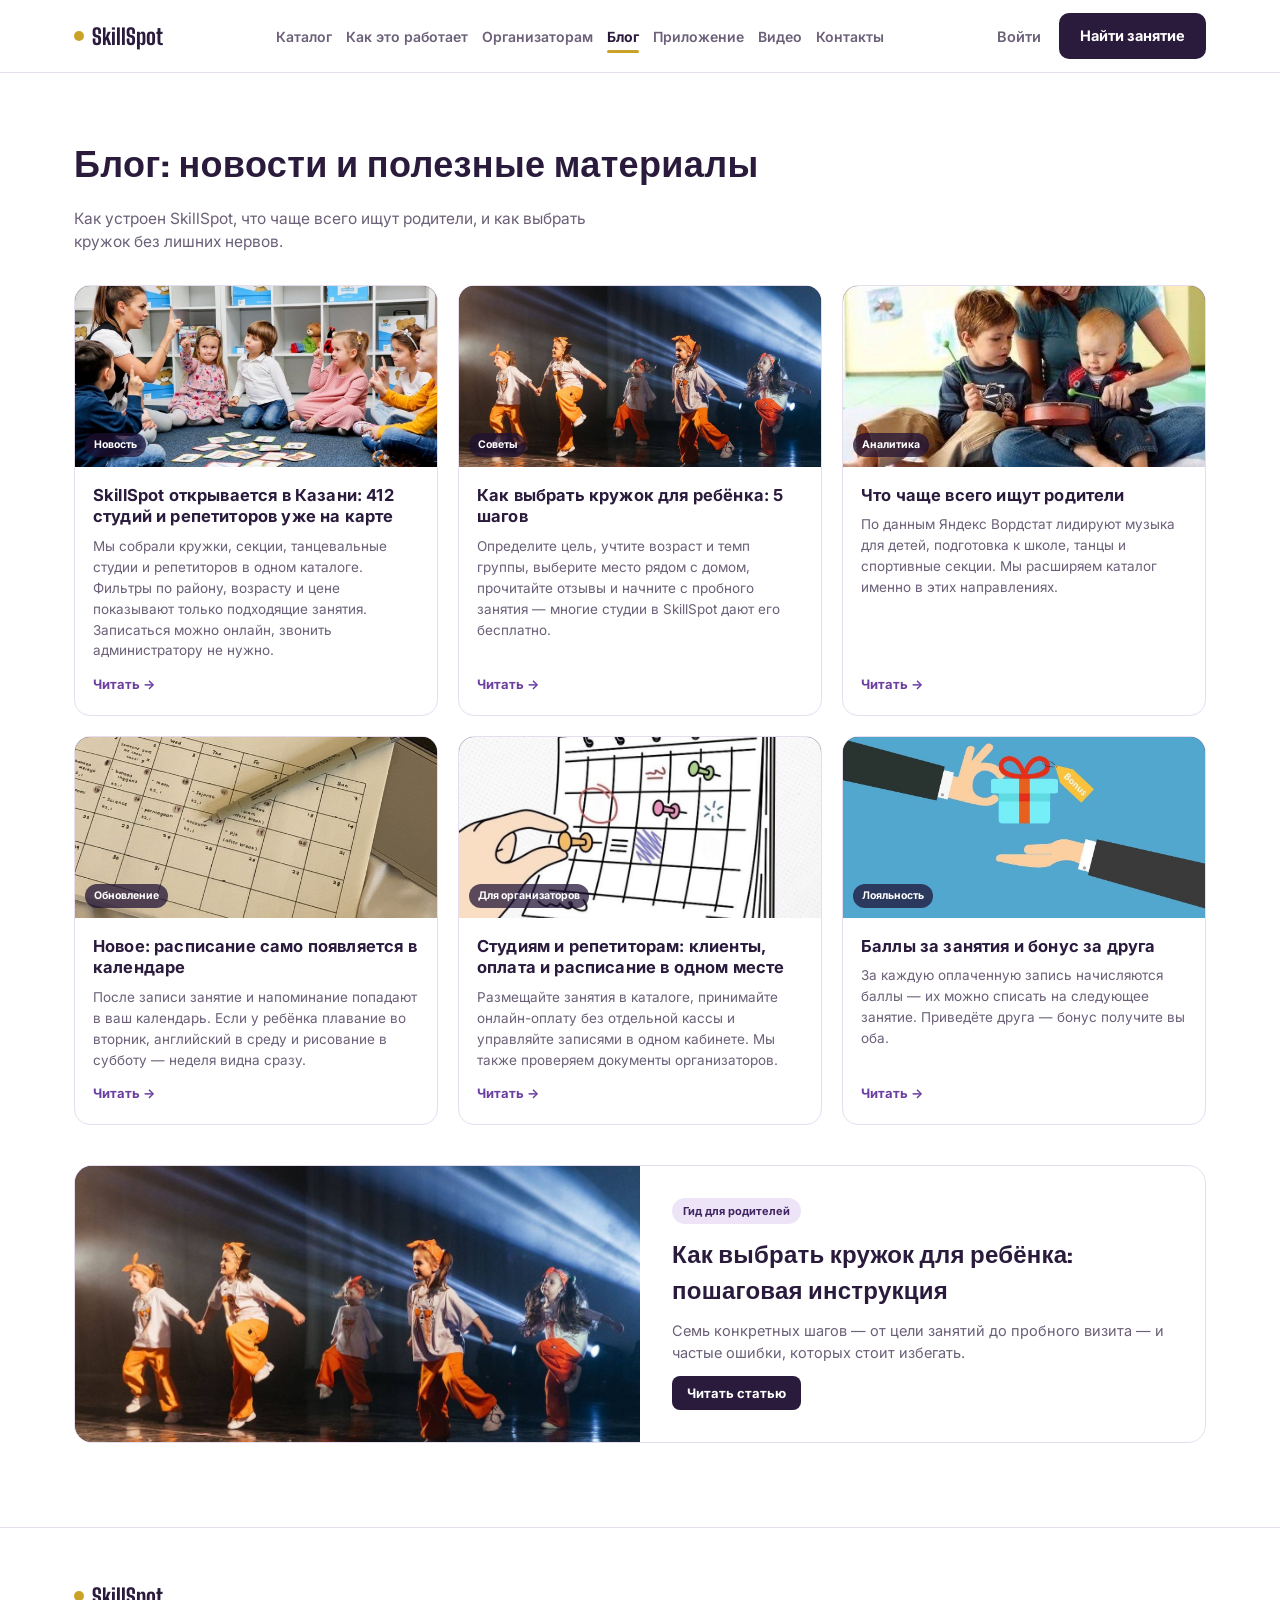
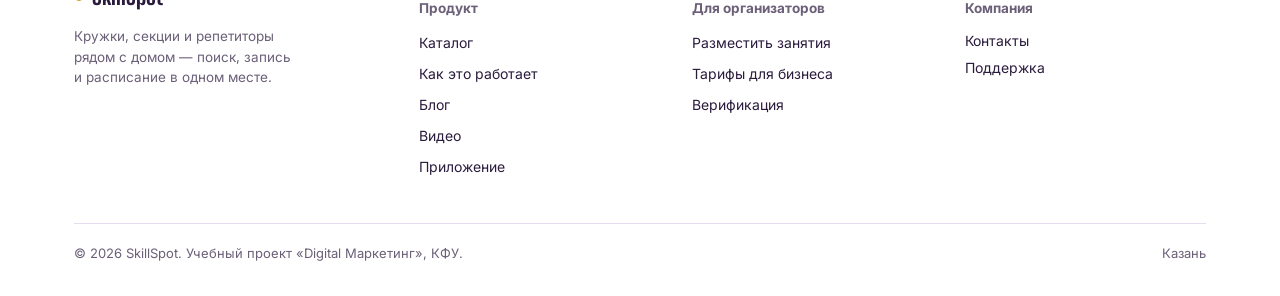
<file: blog.html>
<!DOCTYPE html>
<html lang="ru">
<head>
<meta charset="UTF-8">
<meta name="viewport" content="width=device-width, initial-scale=1, viewport-fit=cover">
<title>Блог — SkillSpot</title>
<meta name="description" content="Новости, гиды и полезные материалы для родителей и организаторов.">
<meta name="keywords" content="кружки для детей, секции рядом с домом, репетиторы Казань, детские студии, запись на занятия онлайн, расписание кружков, дополнительное образование, SkillSpot">
<meta name="author" content="SkillSpot">
<meta name="robots" content="index, follow">
<link rel="canonical" href="https://skillspot.ru/">

<!-- Open Graph -->
<meta property="og:type" content="website">
<meta property="og:locale" content="ru_RU">
<meta property="og:site_name" content="SkillSpot">
<meta property="og:title" content="SkillSpot — кружки, секции и репетиторы рядом с домом">
<meta property="og:description" content="Поиск, сравнение и онлайн-запись на кружки, секции и к репетиторам. Расписание само синхронизируется с календарём.">
<meta property="og:url" content="https://skillspot.ru/">
<meta name="twitter:card" content="summary">
<meta name="twitter:title" content="SkillSpot — кружки, секции и репетиторы рядом с домом">
<meta name="twitter:description" content="Поиск, сравнение и онлайн-запись на кружки, секции и к репетиторам в одном месте.">

<link rel="preconnect" href="https://fonts.googleapis.com">
<link rel="preconnect" href="https://fonts.gstatic.com" crossorigin>
<link href="https://fonts.googleapis.com/css2?family=Big+Shoulders+Display:wght@600;700;800;900&family=Inter:wght@400;500;600;700&display=swap" rel="stylesheet">

<!--
  Яндекс.Вебмастер: подтверждение прав на сайт через meta-тег.
  После регистрации сайта в Яндекс.Вебмастере вставьте сюда свой код подтверждения:
  <meta name="yandex-verification" content="ВАШ_КОД_ПОДТВЕРЖДЕНИЯ" />
-->

<script type="application/ld+json">
{
  "@context": "https://schema.org",
  "@type": "Organization",
  "name": "SkillSpot",
  "url": "https://skillspot.ru/",
  "description": "Онлайн-платформа для поиска и записи на кружки, секции и к репетиторам.",
  "areaServed": "Казань",
  "sameAs": []
}
</script>
<style>
  :root{
    box-sizing:border-box;
    padding-top:env(safe-area-inset-top,0px);
    padding-bottom:env(safe-area-inset-bottom,0px);

    --ink:#2A1B3D;
    --paper:#FFFFFF;
    --paper-2:#F6F1FA;
    --sub:#6B6078;
    --line:#E6DEEF;

    --brand:#6B3FA0;
    --brand-ink:#3F2461;
    --brand-tint:#EEE4F7;

    --mustard:#C9A227;
    --mustard-ink:#6B4E0F;
    --green:#4C8F58;
    --green-ink:#254A2C;

    --sport:#5FA36B;
    --art:#C9A227;
    --music:#6B3FA0;
    --lang:#3E7A4A;
    --tutor:#A5821F;
    --dance:#8B5FBE;
    --fitness:#4C8F58;
    --school:#7A5D12;

    --shadow: 0 20px 45px rgba(107,63,160,0.16);
    --shadow-sm: 0 8px 20px rgba(107,63,160,0.12);
  }
  html{scroll-padding-top:76px; scroll-behavior:smooth;}
  @media (prefers-reduced-motion: reduce){ html{scroll-behavior:auto;} }
  *{box-sizing:border-box;}
  ::selection{ background:var(--brand-tint); color:var(--brand-ink); }

  @media (prefers-color-scheme: dark){
    :root:not([data-theme="light"]){
      --ink:#F1EEF7; --paper:#1E1730; --paper-2:#241B3A; --sub:#C7BBDD; --line:#3A2D55;
      --brand-tint:#33254D;
    }
  }
  :root[data-theme="dark"]{
    --ink:#F1EEF7; --paper:#1E1730; --paper-2:#241B3A; --sub:#C7BBDD; --line:#3A2D55;
    --brand-tint:#33254D;
  }

  body{
    margin:0; background:var(--paper); color:var(--ink);
    font-family:"Inter",-apple-system,BlinkMacSystemFont,"Segoe UI",Roboto,Arial,sans-serif;
    -webkit-font-smoothing:antialiased;
    font-size:16px; line-height:1.5;
  }
  h1,h2,h3{
    font-family:"Big Shoulders Display","Arial Narrow",Arial,sans-serif;
    font-weight:800; letter-spacing:0.01em; margin:0; color:var(--ink);
  }
  a{color:inherit; text-decoration:none;}
  img,svg{display:block; max-width:100%;}
  :focus-visible{ outline:2.5px solid var(--mustard); outline-offset:2px; border-radius:4px; }
  button{ font-family:inherit; }

  ::-webkit-scrollbar{ width:10px; height:10px; }
  ::-webkit-scrollbar-track{ background:var(--paper-2); }
  ::-webkit-scrollbar-thumb{ background:var(--brand); border-radius:8px; }
  html{ scrollbar-color:var(--brand) var(--paper-2); }

  .wrap{ max-width:1180px; margin:0 auto; padding:0 24px; }
  section{ padding:84px 0; }
  @media (max-width:720px){ section{ padding:56px 0; } }

  /* ---------- header ---------- */
  header.site{
    position:sticky; top:0; z-index:50;
    background:color-mix(in srgb, var(--paper) 90%, transparent);
    backdrop-filter: blur(10px);
    border-bottom:1px solid var(--line);
    padding-top:env(safe-area-inset-top,0px);
  }
  .nav{ display:flex; align-items:center; justify-content:space-between; height:72px; }
  .logo{ display:flex; align-items:center; gap:8px; font-family:"Big Shoulders Display",sans-serif; font-weight:800; font-size:22px; }
  .logo .dot{ width:10px; height:10px; border-radius:50%; background:var(--mustard); }
  nav.links{ display:flex; gap:28px; font-size:14.5px; font-weight:600; }
  nav.links a{ color:var(--sub); position:relative; }
  nav.links a:hover{ color:var(--ink); }
  .nav-right{ display:flex; align-items:center; gap:18px; }
  .nav-right .login{ font-size:14.5px; font-weight:600; color:var(--sub); }
  .btn{
    display:inline-flex; align-items:center; justify-content:center; gap:6px;
    padding:11px 20px; border-radius:10px; font-weight:700; font-size:14.5px;
    border:1.5px solid transparent; cursor:pointer; white-space:nowrap;
    transition:transform .18s ease, box-shadow .18s ease, background .18s ease;
  }
  @media (prefers-reduced-motion: reduce){ .btn{ transition:none; } }
  .btn-primary{ background:var(--ink); color:var(--paper); }
  .btn-primary:hover{ transform:translateY(-2px); box-shadow:var(--shadow-sm); }
  .btn-mustard{ background:var(--mustard); color:#3A2B04; }
  .btn-mustard:hover{ transform:translateY(-2px); box-shadow:0 14px 30px rgba(201,162,39,0.35); }
  .btn-outline{ background:transparent; border-color:var(--line); color:var(--ink); }
  .btn-outline:hover{ border-color:var(--brand); color:var(--brand); }
  .btn-sm{ padding:8px 14px; font-size:13px; border-radius:8px; }
  .btn:active{ transform:translateY(0); }

  .burger{ display:none; background:none; border:none; padding:6px; cursor:pointer; }
  .burger span{ display:block; width:22px; height:2px; background:var(--ink); margin:5px 0; }
  @media (max-width:860px){
    nav.links{ display:none; }
    .nav-right .login{ display:none; }
    .burger{ display:block; }
  }
  .mobile-panel{ display:none; flex-direction:column; gap:14px; padding:16px 24px 24px; border-top:1px solid var(--line); }
  .mobile-panel.open{ display:flex; }
  .mobile-panel a{ font-weight:600; color:var(--ink); }
  .mobile-panel a.btn{ color:var(--paper); }

  /* ---------- scrollspy rail ---------- */
  .rail{
    position:fixed; right:22px; top:50%; transform:translateY(-50%);
    display:flex; flex-direction:column; gap:14px; z-index:45;
  }
  .rail a{ width:9px; height:9px; border-radius:50%; background:var(--line); display:block; transition:transform .2s ease, background .2s ease; }
  .rail a.active{ background:var(--brand); transform:scale(1.5); }
  @media (max-width:1040px){ .rail{ display:none; } }

  /* ---------- hero ---------- */
  .hero{
    position:relative; overflow:hidden; padding:88px 0 96px;
    background:var(--ink); color:#F4F0FA;
  }
  .glow{ position:absolute; border-radius:50%; filter:blur(70px); opacity:.55; pointer-events:none; }
  .glow-1{ width:420px; height:420px; background:var(--mustard); top:-140px; right:-100px; }
  .glow-2{ width:360px; height:360px; background:var(--green); bottom:-160px; right:220px; }
  .hero-grid{ position:relative; display:grid; grid-template-columns:1.05fr 0.95fr; gap:52px; align-items:center; z-index:2; }
  @media (max-width:900px){ .hero-grid{ grid-template-columns:1fr; gap:40px; } }
  .eyebrow-free{ font-size:14.5px; color:#D9C9F0; font-weight:700; margin-bottom:14px; }
  h1.hero-title{ font-size:54px; line-height:1.03; margin-bottom:20px; color:#fff; }
  @media (max-width:520px){ h1.hero-title{ font-size:36px; } }
  .hero p.lead{ font-size:17px; color:#CFC2E6; max-width:480px; margin-bottom:28px; }

  .finder{
    display:flex; gap:10px; flex-wrap:wrap; background:rgba(255,255,255,0.07);
    border:1px solid rgba(255,255,255,0.16); border-radius:14px; padding:10px;
  }
  .finder select, .finder input{
    border:1px solid rgba(255,255,255,0.18); background:rgba(255,255,255,0.06); color:#fff;
    border-radius:9px; padding:11px 12px; font-size:14px; font-family:inherit;
    flex:1; min-width:130px;
  }
  .finder select option{ color:#111; }
  .finder input::placeholder{ color:#C7BBDD; }
  .finder .btn{ flex:0 0 auto; }
  @media (max-width:520px){ .finder{ flex-direction:column; } .finder select, .finder input{ min-width:100%; } }

  .trust-line{ margin-top:16px; font-size:13.5px; color:#B8A9D4; }
  .trust-line b{ color:#fff; }

  /* interactive planner card */
  .schedule-card{
    background:var(--paper); border-radius:20px; box-shadow:var(--shadow); padding:20px; position:relative; color:var(--ink);
  }
  .schedule-head{ display:flex; justify-content:space-between; align-items:baseline; margin-bottom:14px; }
  .schedule-head .cal-title{ font-family:"Big Shoulders Display",sans-serif; font-weight:800; font-size:19px; }
  .schedule-head .cal-sub{ font-size:12px; color:var(--sub); }
  .week{ display:grid; grid-template-columns:repeat(7,1fr); gap:6px; }
  .day{ display:flex; flex-direction:column; gap:6px; }
  .day .d-label{ font-size:11px; text-align:center; color:var(--sub); font-weight:700; }
  .slot{ border-radius:8px; padding:6px 5px; font-size:9.5px; line-height:1.25; color:#fff; font-weight:600; min-height:38px; display:flex; align-items:center; justify-content:center; text-align:center; }
  .slot.empty{ background:var(--paper-2); border:1px dashed var(--line); min-height:38px; color:var(--sub); cursor:pointer; font-size:16px; font-weight:400; position:relative; }
  .slot.empty:hover{ border-color:var(--brand); color:var(--brand); }
  .add-menu{
    position:absolute; z-index:10; background:var(--paper); border:1px solid var(--line); border-radius:10px;
    box-shadow:var(--shadow); padding:6px; display:none; flex-direction:column; gap:3px; min-width:120px;
  }
  .add-menu.open{ display:flex; }
  .add-menu button{
    border:none; background:none; text-align:left; font-size:11px; padding:6px 8px; border-radius:6px; cursor:pointer;
    display:flex; align-items:center; gap:6px; color:var(--ink);
  }
  .add-menu button:hover{ background:var(--paper-2); }
  .add-menu .sw{ width:8px; height:8px; border-radius:50%; flex:0 0 auto; }
  .legend-row{ display:flex; gap:14px; flex-wrap:wrap; margin-top:16px; font-size:11.5px; color:var(--sub); }
  .legend-row .lg{ display:flex; align-items:center; gap:6px; }
  .legend-row .sq{ width:9px; height:9px; border-radius:2px; }
  .plan-count{
    position:absolute; right:16px; bottom:-16px; background:var(--brand); color:#fff;
    font-size:11.5px; font-weight:700; padding:8px 14px; border-radius:10px; box-shadow:var(--shadow-sm);
  }

  /* ---------- marquee ---------- */
  .marquee-wrap{ overflow:hidden; border-top:1px solid var(--line); border-bottom:1px solid var(--line); background:var(--paper-2); padding:16px 0; }
  .marquee{ display:flex; gap:14px; width:max-content; animation:scroll-left 32s linear infinite; }
  @media (prefers-reduced-motion: reduce){ .marquee{ animation:none; flex-wrap:wrap; } }
  .marquee-wrap:hover .marquee{ animation-play-state:paused; }
  @keyframes scroll-left{ from{ transform:translateX(0); } to{ transform:translateX(-50%); } }
  .m-chip{ display:flex; align-items:center; gap:8px; padding:9px 18px; border-radius:999px; background:var(--paper); border:1px solid var(--line); font-weight:700; font-size:14px; white-space:nowrap; }
  .m-chip .dot{ width:8px; height:8px; border-radius:50%; }

  /* ---------- stats ---------- */
  .stats-grid{ display:grid; grid-template-columns:repeat(4,1fr); }
  @media (max-width:760px){ .stats-grid{ grid-template-columns:repeat(2,1fr); } }
  .stat{ padding:0 24px; border-left:1px solid var(--line); }
  .stat:first-child{ border-left:none; padding-left:0; }
  @media (max-width:760px){ .stat:nth-child(2n+1){ border-left:none; padding-left:0; } }
  .stat b{ display:block; font-family:"Big Shoulders Display",sans-serif; font-size:44px; font-weight:800; color:var(--brand); }
  .stat span{ font-size:13.5px; color:var(--sub); }

  /* ---------- categories heading ---------- */
  h2.section-title{ font-size:36px; margin-bottom:10px; }
  p.section-lead{ color:var(--sub); font-size:15.5px; max-width:560px; margin-bottom:32px; }

  /* ---------- journey / how it works ---------- */
  .journey{ position:relative; }
  .journey-line{ position:absolute; left:0; right:0; top:19px; height:2px; background:var(--line); }
  @media (max-width:760px){ .journey-line{ display:none; } }
  .steps{ display:grid; grid-template-columns:repeat(4,1fr); gap:22px; position:relative; }
  @media (max-width:900px){ .steps{ grid-template-columns:repeat(2,1fr); } }
  @media (max-width:520px){ .steps{ grid-template-columns:1fr; } }
  .step .num{
    width:38px; height:38px; border-radius:50%; background:var(--paper); border:2px solid var(--brand);
    color:var(--brand); font-family:"Big Shoulders Display",sans-serif; font-size:17px; font-weight:800;
    display:flex; align-items:center; justify-content:center; margin-bottom:14px; position:relative; z-index:2;
  }
  .step h3{ font-size:18px; font-weight:700; margin:0 0 6px; font-family:"Inter",sans-serif; }
  .step p{ font-size:14px; color:var(--sub); margin:0; }

  /* ---------- providers ---------- */
  .filter-row{ display:flex; gap:10px; flex-wrap:wrap; margin-bottom:26px; }
  .filter-btn{
    border:1.5px solid var(--line); background:var(--paper); color:var(--ink); border-radius:999px;
    padding:9px 16px; font-size:13.5px; font-weight:700; cursor:pointer; display:flex; align-items:center; gap:7px;
    transition:border-color .15s ease, color .15s ease;
  }
  .filter-btn .dot{ width:8px; height:8px; border-radius:50%; }
  .filter-btn.active{ border-color:var(--ink); background:var(--ink); color:#fff; }
  .filter-btn.active .dot{ box-shadow:0 0 0 2px rgba(255,255,255,0.5); }

  .prov-grid{ display:grid; grid-template-columns:repeat(3,1fr); gap:18px; grid-auto-flow:dense; }
  @media (max-width:900px){ .prov-grid{ grid-template-columns:repeat(2,1fr); } }
  @media (max-width:600px){ .prov-grid{ grid-template-columns:1fr; } }
  .prov-card{
    border:1px solid var(--line); border-radius:16px; padding:20px; background:var(--paper);
    display:flex; flex-direction:column; gap:10px; transition:transform .18s ease, box-shadow .18s ease;
  }
  .prov-card:hover{ transform:translateY(-3px); box-shadow:var(--shadow-sm); }
  .prov-card.big{ grid-row:span 2; justify-content:space-between; background:var(--brand-tint); border-color:transparent; }
  .prov-card.hidden{ display:none; }
  .prov-top{ display:flex; align-items:center; gap:8px; }
  .prov-top .dot{ width:9px; height:9px; border-radius:50%; }
  .prov-top span{ font-size:12.5px; color:var(--sub); font-weight:600; }
  .prov-card h3{ font-family:"Inter",sans-serif; font-size:18px; font-weight:700; }
  .prov-card.big h3{ font-size:24px; font-family:"Big Shoulders Display",sans-serif; }
  .prov-card p{ font-size:13.5px; color:var(--sub); margin:0; }
  .prov-meta{ display:flex; justify-content:space-between; align-items:center; font-size:13.5px; margin-top:auto; padding-top:8px; }
  .prov-meta b{ font-size:15px; }
  .rating{ color:var(--mustard-ink); font-weight:700; }
  .empty-state{ display:none; text-align:center; padding:40px 0; color:var(--sub); font-size:14.5px; }
  .empty-state.show{ display:block; }

  /* ---------- audience tabs ---------- */
  .tabs{ display:flex; gap:10px; margin-bottom:24px; }
  .tab-btn{
    border:1.5px solid var(--line); background:var(--paper); color:var(--sub); font-weight:700; font-size:14.5px;
    border-radius:999px; padding:10px 20px; cursor:pointer;
  }
  .tab-btn.active{ background:var(--ink); color:#fff; border-color:var(--ink); }
  .tab-panel{ display:none; border:1px solid var(--line); border-radius:18px; padding:36px; background:var(--paper-2); }
  .tab-panel.active{ display:block; }
  .tab-panel h3{ font-family:"Big Shoulders Display",sans-serif; font-size:26px; margin-bottom:16px; }
  .tab-panel ul{ list-style:none; margin:0 0 22px; padding:0; display:grid; grid-template-columns:1fr 1fr; gap:12px 24px; }
  @media (max-width:600px){ .tab-panel ul{ grid-template-columns:1fr; } }
  .tab-panel li{ font-size:14.5px; color:var(--ink); display:flex; gap:10px; align-items:flex-start; }
  .tab-panel li svg{ flex:0 0 auto; margin-top:3px; color:var(--brand); }

  /* ---------- app ---------- */
  .app-grid{ display:grid; grid-template-columns:1fr 0.9fr; gap:48px; align-items:center; }
  @media (max-width:900px){ .app-grid{ grid-template-columns:1fr; } }
  .app-badges{ display:flex; gap:10px; margin-top:22px; flex-wrap:wrap; }
  .app-badge{ border:1.5px solid var(--line); border-radius:10px; padding:10px 16px; font-size:13.5px; font-weight:700; }
  .phone{ background:var(--ink); border-radius:32px; padding:14px; max-width:280px; margin:0 auto; box-shadow:var(--shadow); }
  .phone-screen{ background:var(--paper); border-radius:22px; padding:16px; min-height:420px; }
  .phone-app-title{ font-family:"Big Shoulders Display",sans-serif; font-weight:800; font-size:17px; margin-bottom:12px; }
  .phone-item{ display:flex; gap:10px; align-items:center; border:1px solid var(--line); border-radius:10px; padding:9px 10px; margin-bottom:8px; }
  .phone-item .sq{ width:8px; height:8px; border-radius:50%; flex:0 0 auto; }
  .phone-item div span{ display:block; font-size:11px; color:var(--sub); }
  .phone-item div b{ font-size:12.5px; }

  /* ---------- reviews carousel ---------- */
  .rev-head{ display:flex; justify-content:space-between; align-items:flex-end; margin-bottom:24px; gap:16px; flex-wrap:wrap; }
  .rev-nav{ display:flex; gap:8px; }
  .rev-nav button{ width:38px; height:38px; border-radius:50%; border:1.5px solid var(--line); background:var(--paper); cursor:pointer; font-size:16px; }
  .rev-nav button:hover{ border-color:var(--brand); color:var(--brand); }
  .rev-scroll{ display:flex; gap:18px; overflow-x:auto; scroll-snap-type:x mandatory; padding-bottom:6px; scrollbar-width:none; }
  .rev-scroll::-webkit-scrollbar{ display:none; }
  .rev-card{ border:1px solid var(--line); border-radius:16px; padding:22px; background:var(--paper); scroll-snap-align:start; flex:0 0 320px; }
  .rev-quote{ font-size:15px; margin-bottom:16px; }
  .rev-who{ display:flex; align-items:center; gap:10px; }
  .avatar{ width:34px; height:34px; border-radius:50%; display:flex; align-items:center; justify-content:center; color:#fff; font-weight:700; font-size:13px; flex:0 0 auto; }
  .rev-who div b{ font-size:13.5px; display:block; }
  .rev-who div span{ font-size:12px; color:var(--sub); }

  /* ---------- loyalty ---------- */
  .loyalty{ background:var(--ink); color:#F4F0FA; border-radius:24px; padding:48px; position:relative; overflow:hidden; }
  .loyalty-grid{ display:grid; grid-template-columns:1.2fr 1fr; gap:32px; align-items:center; position:relative; z-index:2; }
  @media (max-width:800px){ .loyalty-grid{ grid-template-columns:1fr; } }
  .loyalty h2{ color:#fff; font-size:30px; margin-bottom:12px; }
  .loyalty p{ color:#CFC2E6; font-size:15px; max-width:440px; }
  .progress-wrap{ margin-top:22px; }
  .progress-label{ display:flex; justify-content:space-between; font-size:12.5px; color:#CFC2E6; margin-bottom:8px; }
  .progress-track{ height:10px; border-radius:999px; background:rgba(255,255,255,0.12); overflow:hidden; }
  .progress-fill{ height:100%; width:0%; border-radius:999px; background:linear-gradient(90deg,var(--mustard),var(--green)); transition:width 1.1s cubic-bezier(.2,.8,.2,1); }
  @media (prefers-reduced-motion: reduce){ .progress-fill{ transition:none; } }
  .loy-list{ display:flex; flex-direction:column; gap:14px; }
  .loy-item{ display:flex; gap:12px; align-items:flex-start; background:rgba(255,255,255,0.07); border-radius:12px; padding:14px 16px; }
  .loy-item b{ display:block; font-size:14.5px; color:#fff; }
  .loy-item span{ font-size:13px; color:#CFC2E6; }

  /* ---------- cta band ---------- */
  .cta-band{
    border-radius:24px; padding:52px; background:var(--mustard); color:#3A2B04;
    display:flex; justify-content:space-between; align-items:center; gap:24px; flex-wrap:wrap;
  }
  .cta-band h2{ font-size:32px; max-width:520px; color:#3A2B04; }
  .cta-band .btn-primary{ background:#3A2B04; }

  /* ---------- editable content & video blocks ---------- */
  .edit-head{ display:flex; justify-content:space-between; align-items:flex-end; gap:16px; margin-bottom:20px; flex-wrap:wrap; }
  .edit-toggle{ display:none; }
  .content-view{ font-size:15.5px; color:var(--ink); line-height:1.75; max-width:720px; white-space:pre-wrap; }
  .content-edit textarea{
    width:100%; min-height:170px; border:1px solid var(--line); border-radius:12px; padding:14px;
    font-family:inherit; font-size:14.5px; resize:vertical; background:var(--paper); color:var(--ink);
  }
  .edit-actions{ display:flex; gap:10px; margin-top:12px; }
  .video-view{
    border:1px solid var(--line); border-radius:18px; overflow:hidden; background:var(--paper-2);
    min-height:280px; display:flex; align-items:center; justify-content:center;
  }
  .video-view video{ width:100%; max-height:520px; display:block; background:#000; }
  .video-placeholder{ color:var(--sub); font-size:14.5px; padding:70px 20px; text-align:center; max-width:340px; }
  .video-edit{ border:1px dashed var(--line); border-radius:16px; padding:22px; background:var(--paper-2); }
  .video-edit input[type="text"]{
    width:100%; border:1px solid var(--line); border-radius:10px; padding:11px 14px;
    font-size:14px; font-family:inherit; background:var(--paper); color:var(--ink);
  }
  .upload-hint{ font-size:12.5px; color:var(--sub); margin-top:10px; min-height:1em; }
  [hidden]{ display:none !important; }

  /* ---------- live-app motion layer ---------- */
  header.site{ transition:box-shadow .25s ease; }
  header.site.scrolled{ box-shadow:0 10px 28px rgba(42,27,61,0.10); }
  .nav{ transition:height .25s ease; }
  header.site.scrolled .nav{ height:60px; }

  .reveal{ opacity:0; transform:translateY(20px); transition:opacity .65s cubic-bezier(.2,.8,.2,1), transform .65s cubic-bezier(.2,.8,.2,1); }
  .reveal.in-view{ opacity:1; transform:translateY(0); }
  .reveal-stagger.in-view > *{ transition-delay:calc(var(--stagger-i, 0) * 70ms); }

  @media (prefers-reduced-motion: no-preference){
    @keyframes heroIn{ from{ opacity:0; transform:translateY(18px); } to{ opacity:1; transform:translateY(0); } }
    .hero-grid > div:first-child > *{ opacity:0; animation:heroIn .7s ease forwards; }
    .hero-grid > div:first-child > *:nth-child(1){ animation-delay:.05s; }
    .hero-grid > div:first-child > *:nth-child(2){ animation-delay:.15s; }
    .hero-grid > div:first-child > *:nth-child(3){ animation-delay:.25s; }
    .hero-grid > div:first-child > *:nth-child(4){ animation-delay:.35s; }
    .hero-grid > div:first-child > *:nth-child(5){ animation-delay:.45s; }
    .schedule-card{ opacity:0; animation:heroIn .7s ease forwards; animation-delay:.3s; }

    @keyframes floaty{ 0%,100%{ transform:translateY(0) scale(1); } 50%{ transform:translateY(-20px) scale(1.04); } }
    .glow-1{ animation:floaty 9s ease-in-out infinite; }
    .glow-2{ animation:floaty 11s ease-in-out infinite; animation-delay:-4s; }

    @keyframes popIn{ from{ transform:scale(.78); opacity:.3; } to{ transform:scale(1); opacity:1; } }
    .slot.pop{ animation:popIn .4s cubic-bezier(.2,.9,.3,1.3); }
  }

  .prov-card{ transition:opacity .3s ease, transform .3s ease, box-shadow .18s ease; }
  .prov-card.prov-hide{ opacity:0; transform:scale(.93); }
  .empty-state{ transition:opacity .25s ease; }

  .tab-panel{ display:none; opacity:0; transform:translateY(8px); transition:opacity .3s ease, transform .3s ease; }
  .tab-panel.active{ opacity:1; transform:translateY(0); }

  .btn{ position:relative; overflow:hidden; }
  .btn .ripple{
    position:absolute; border-radius:50%; transform:scale(0); opacity:.5; pointer-events:none;
    background:rgba(0,0,0,0.14); animation:rippleAnim .6s ease-out forwards;
  }
  .btn-primary .ripple, .btn-mustard .ripple{ background:rgba(255,255,255,0.5); }
  @keyframes rippleAnim{ to{ transform:scale(2.6); opacity:0; } }

  .toast-wrap{
    position:fixed; left:50%; bottom:24px; transform:translateX(-50%); z-index:70;
    display:flex; flex-direction:column; gap:8px; align-items:center; pointer-events:none;
    width:100%; padding:0 16px;
  }
  .toast{
    background:var(--ink); color:#fff; font-size:13.5px; font-weight:600; padding:12px 20px;
    border-radius:999px; box-shadow:var(--shadow); opacity:0; transform:translateY(14px) scale(.98);
    transition:opacity .3s ease, transform .3s ease; max-width:360px; text-align:center;
  }
  .toast.show{ opacity:1; transform:translateY(0) scale(1); }

  .to-top{
    position:fixed; left:22px; bottom:22px; width:46px; height:46px; border-radius:50%;
    background:var(--ink); color:#fff; border:none; font-size:19px; cursor:pointer;
    opacity:0; pointer-events:none; transform:translateY(12px) scale(.9);
    transition:opacity .25s ease, transform .25s ease, background .2s ease;
    z-index:45; box-shadow:var(--shadow-sm);
  }
  .to-top.show{ opacity:1; pointer-events:auto; transform:translateY(0) scale(1); }
  .to-top:hover{ background:var(--brand); }
  @media (max-width:1040px){ .to-top{ left:16px; bottom:16px; } }

  .rev-dots{ display:flex; gap:7px; justify-content:center; margin-top:18px; }
  .rev-dots button{
    width:8px; height:8px; border-radius:999px; border:none; background:var(--line);
    cursor:pointer; padding:0; transition:width .25s ease, background .25s ease;
  }
  .rev-dots button.active{ width:22px; background:var(--brand); }

  .finder .btn[data-loading="1"]{ pointer-events:none; opacity:.85; }
  .login{ background:none; border:none; font-size:14.5px; font-weight:600; color:var(--sub); cursor:pointer; font-family:inherit; padding:0; }
  .login:hover{ color:var(--ink); }

  /* ---------- generic overlay (login / contact / article lightbox) ---------- */
  .overlay{
    position:fixed; inset:0; z-index:90; background:rgba(20,14,30,0.55);
    display:none; align-items:flex-start; justify-content:center;
    padding:48px 16px; overflow-y:auto;
    opacity:0; transition:opacity .22s ease;
  }
  .overlay.open{ display:flex; }
  .overlay.show{ opacity:1; }
  .overlay-box{
    background:var(--paper); border-radius:18px; max-width:640px; width:100%;
    padding:36px; position:relative; box-shadow:var(--shadow);
    transform:translateY(16px) scale(.98); transition:transform .25s cubic-bezier(.2,.8,.2,1);
  }
  .overlay.show .overlay-box{ transform:translateY(0) scale(1); }
  @media (prefers-reduced-motion: reduce){ .overlay, .overlay-box{ transition:none; } }
  .overlay-box.wide{ max-width:760px; }
  .overlay-close{
    position:absolute; right:16px; top:16px; width:36px; height:36px; border-radius:50%;
    border:1px solid var(--line); background:var(--paper); font-size:19px; line-height:1; cursor:pointer; color:var(--sub);
  }
  .overlay-close:hover{ color:var(--ink); border-color:var(--brand); }
  .overlay-box h3{ font-size:24px; margin-bottom:6px; padding-right:30px; }
  .overlay-box .ov-sub{ font-size:13.5px; color:var(--sub); margin-bottom:22px; }
  .ov-field{ margin-bottom:14px; }
  .ov-field label{ display:block; font-size:12.5px; font-weight:700; color:var(--sub); margin-bottom:6px; }
  .ov-field input, .ov-field textarea{
    width:100%; border:1px solid var(--line); border-radius:10px; padding:11px 13px;
    font-size:14.5px; font-family:inherit; background:var(--paper-2); color:var(--ink);
  }
  .ov-field textarea{ min-height:100px; resize:vertical; }
  .ov-note{ font-size:12.5px; color:var(--sub); margin-top:14px; }

  /* ---------- blog ---------- */
  .blog-grid{ display:grid; grid-template-columns:repeat(3,1fr); gap:20px; margin-bottom:40px; }
  @media (max-width:900px){ .blog-grid{ grid-template-columns:repeat(2,1fr); } }
  @media (max-width:600px){ .blog-grid{ grid-template-columns:1fr; } }
  .blog-card{
    border:1px solid var(--line); border-radius:16px; overflow:hidden; background:var(--paper);
    display:flex; flex-direction:column; transition:transform .18s ease, box-shadow .18s ease;
  }
  .blog-card:hover{ transform:translateY(-3px); box-shadow:var(--shadow-sm); }
  .blog-photo{
    aspect-ratio:2/1; position:relative; display:flex; align-items:flex-end; overflow:hidden;
  }
  .blog-photo .ph-icon{ position:absolute; inset:0; display:flex; align-items:center; justify-content:center; opacity:.9; }
  .blog-photo .ph-icon svg{ width:40px; height:40px; }
  .blog-photo .ph-tag{
    position:relative; z-index:2; margin:10px; font-size:10.5px; font-weight:700;
    background:rgba(30,16,52,0.72); color:#fff; padding:4px 9px; border-radius:999px;
  }
  .blog-body{ padding:18px 18px 20px; display:flex; flex-direction:column; gap:8px; flex:1; }
  .blog-body h3{ font-family:"Inter",sans-serif; font-size:16.5px; font-weight:700; line-height:1.3; }
  .blog-body p{ font-size:13.5px; color:var(--sub); margin:0; line-height:1.55; }
  .blog-photo-caption{ font-size:10.5px; color:var(--sub); padding:8px 18px 0; font-style:italic; }

  .blog-feature{
    display:grid; grid-template-columns:1fr 1fr; gap:0; border:1px solid var(--line); border-radius:18px;
    overflow:hidden; background:var(--paper);
  }
  @media (max-width:800px){ .blog-feature{ grid-template-columns:1fr; } }
  .blog-feature .blog-photo{ aspect-ratio:auto; height:100%; min-height:220px; }
  .blog-feature-body{ padding:32px; display:flex; flex-direction:column; justify-content:center; gap:12px; }
  .blog-feature-body .ph-tag-inline{
    font-size:11px; font-weight:700; color:var(--brand-ink); background:var(--brand-tint);
    padding:5px 11px; border-radius:999px; width:fit-content;
  }
  .blog-feature-body h3{ font-size:24px; font-family:"Big Shoulders Display",sans-serif; }
  .blog-feature-body p{ font-size:14.5px; color:var(--sub); margin:0; }

  .blog-video-card{
    border:1px solid var(--line); border-radius:18px; padding:28px; background:var(--paper-2); margin-bottom:40px;
  }
  .blog-video-head{ display:flex; justify-content:space-between; align-items:flex-start; gap:16px; flex-wrap:wrap; margin-bottom:16px; }
  .blog-video-head h3{ font-size:20px; font-family:"Big Shoulders Display",sans-serif; margin-bottom:4px; }
  .blog-video-head p{ font-size:13.5px; color:var(--sub); margin:0; max-width:460px; }


  .reels{ display:grid; grid-template-columns:repeat(5,1fr); gap:14px; margin-bottom:18px; }
  @media (max-width:1000px){ .reels{ grid-template-columns:repeat(3,1fr); } }
  @media (max-width:640px){ .reels{ grid-template-columns:repeat(2,1fr); gap:10px; } }
  .reel{ position:relative; display:block; width:100%; padding:0; border:0; cursor:pointer; border-radius:16px; overflow:hidden; aspect-ratio:9/16; background:#1b1230 center/cover no-repeat; text-align:left; color:#fff; box-shadow:var(--shadow-sm); transition:transform .25s ease, box-shadow .25s ease; }
  .reel::after{ content:""; position:absolute; inset:0; background:linear-gradient(180deg,rgba(20,10,40,0) 45%,rgba(20,10,40,.85) 100%); }
  .reel:hover, .reel:focus-visible{ transform:translateY(-5px) scale(1.02); box-shadow:0 18px 40px rgba(60,30,110,.28); }
  .reel-play{ position:absolute; z-index:2; top:50%; left:50%; width:54px; height:54px; margin:-27px 0 0 -27px; border-radius:50%; background:rgba(255,255,255,.92); color:var(--brand); display:grid; place-items:center; transition:transform .25s ease; }
  .reel:hover .reel-play{ transform:scale(1.12); }
  .reel-cap{ position:absolute; z-index:2; left:12px; right:12px; bottom:12px; }
  .reel-cap b{ display:block; font-size:14.5px; line-height:1.25; }
  .reel-cap span{ font-size:12px; opacity:.85; }
  #sectionsVideoView:empty{ display:none; }
  .ov-video{ display:block; margin:0 auto; width:100%; max-width:380px; max-height:72vh; border-radius:14px; background:#000; }

  .deck{ border:1px solid var(--line); border-radius:20px; background:var(--paper-2); padding:20px; }
  .deck-stage{ position:relative; border-radius:14px; overflow:hidden; background:#1b1230; aspect-ratio:16/9; box-shadow:var(--shadow-sm); }
  .deck-stage img{ position:absolute; inset:0; width:100%; height:100%; object-fit:contain; opacity:0; transition:opacity .45s ease; }
  .deck-stage img.on{ opacity:1; }
  .deck-nav{ position:absolute; top:50%; transform:translateY(-50%); width:44px; height:44px; border-radius:50%; border:0; background:rgba(255,255,255,.9); color:var(--brand); font-size:22px; cursor:pointer; z-index:2; transition:transform .2s; }
  .deck-nav:hover{ transform:translateY(-50%) scale(1.1); }
  .deck-nav.prev{ left:12px; } .deck-nav.next{ right:12px; }
  .deck-bar{ display:flex; align-items:center; justify-content:space-between; gap:14px; flex-wrap:wrap; margin-top:16px; }
  .deck-thumbs{ display:flex; gap:8px; flex-wrap:wrap; }
  .deck-thumbs button{ width:64px; height:36px; padding:0; border:2px solid transparent; border-radius:6px; overflow:hidden; cursor:pointer; opacity:.6; background:none; transition:opacity .2s, border-color .2s; }
  .deck-thumbs button img{ width:100%; height:100%; object-fit:cover; display:block; }
  .deck-thumbs button.on{ opacity:1; border-color:var(--brand); }
  .deck-actions{ display:flex; gap:10px; flex-wrap:wrap; align-items:center; }
  .deck-count{ font-size:13px; color:var(--sub); font-weight:600; }

  .blog-card[data-post]{ cursor:pointer; }
  .blog-card[data-post]:focus-visible{ outline:3px solid var(--mustard); outline-offset:2px; }
  .blog-more{ margin-top:auto; padding-top:6px; font-size:13px; font-weight:700; color:var(--brand); transition:transform .2s; display:inline-block; }
  .blog-card:hover .blog-more{ transform:translateX(4px); }
  .post-cover{ width:100%; height:220px; border-radius:14px; margin:0 0 18px; background-size:cover; background-position:center; }
  .post-tag{ display:inline-block; font-size:11.5px; font-weight:700; color:var(--brand); background:var(--paper-2); padding:4px 10px; border-radius:999px; margin-bottom:10px; }
  .post-cta{ margin-top:18px; }
  .article-body{ font-size:15.5px; line-height:1.75; color:var(--ink); }
  .article-body h2{ font-size:20px; margin:26px 0 10px; font-family:"Inter",sans-serif; font-weight:700; }
  .article-body p{ margin:0 0 14px; }
  .article-body ol, .article-body ul{ margin:0 0 14px; padding-left:22px; }
  .article-body li{ margin-bottom:6px; }
  .article-meta{ font-size:12.5px; color:var(--sub); margin-bottom:18px; }
  .article-photo{ border-radius:12px; margin-bottom:20px; }

  /* schedule card subtle pointer tilt */
  .schedule-card{ transform-style:preserve-3d; will-change:transform; transition:transform .12s ease-out; }

  /* ---------- footer ---------- */
  footer{ border-top:1px solid var(--line); padding:52px 0 32px; }
  .foot-grid{ display:grid; grid-template-columns:1.3fr 1fr 1fr 1fr; gap:32px; margin-bottom:36px; }
  @media (max-width:760px){ .foot-grid{ grid-template-columns:1fr 1fr; } }
  .foot-col h4{ font-size:13.5px; margin-bottom:14px; color:var(--sub); font-weight:700; }
  .foot-col a{ display:block; font-size:14px; margin-bottom:10px; color:var(--ink); }
  .foot-col a:hover{ color:var(--brand); }
  .foot-link-btn{
    display:block; width:100%; text-align:left; font-size:14px; margin-bottom:10px; color:var(--ink);
    background:none; border:none; padding:0; cursor:pointer; font-family:inherit;
  }
  .foot-link-btn:hover{ color:var(--brand); }
  .foot-bottom{ display:flex; justify-content:space-between; align-items:center; flex-wrap:wrap; gap:12px; font-size:13px; color:var(--sub); border-top:1px solid var(--line); padding-top:20px; }

  nav.links a.on{ color:var(--ink); font-weight:700; }
  nav.links a.on:after{ content:""; position:absolute; left:0; right:0; bottom:-6px; height:3px; border-radius:3px; background:var(--mustard); }
  nav.links{ gap:14px !important; } nav.links a{ white-space:nowrap; font-size:14px; }
  @media (max-width:1180px){ nav.links{ display:none; } .burger{ display:block; } }
  main > section:first-child:not(.hero){ padding-top:64px; }
  .inline-form{ max-width:560px; }
</style>
</head>
<body>

<svg width="0" height="0" style="position:absolute">
  <symbol id="ic-check" viewBox="0 0 20 20"><path d="M4 10.5l4 4 8-9" fill="none" stroke="currentColor" stroke-width="2" stroke-linecap="round" stroke-linejoin="round"/></symbol>
  <symbol id="ic-camera" viewBox="0 0 24 24"><path d="M4 8h3l1.5-2h7L17 8h3a1 1 0 0 1 1 1v10a1 1 0 0 1-1 1H4a1 1 0 0 1-1-1V9a1 1 0 0 1 1-1Z" fill="none" stroke="currentColor" stroke-width="1.6" stroke-linejoin="round"/><circle cx="12" cy="14" r="3.4" fill="none" stroke="currentColor" stroke-width="1.6"/></symbol>
  <symbol id="ic-play" viewBox="0 0 24 24"><circle cx="12" cy="12" r="10" fill="none" stroke="currentColor" stroke-width="1.6"/><path d="M10 8.5l6 3.5-6 3.5z" fill="currentColor"/></symbol>
</svg>

<div class="toast-wrap" id="toastWrap" aria-live="polite"></div>
<button class="to-top" id="toTop" aria-label="Наверх">↑</button>

<header class="site">
  <div class="wrap nav">
    <a href="index.html" class="logo"><span class="dot"></span>SkillSpot</a>
    <nav class="links">
      <a href="catalog.html">Каталог</a>
      <a href="index.html#how">Как это работает</a>
      <a href="organizers.html">Организаторам</a>
      <a href="blog.html" class="on">Блог</a>
      <a href="app.html">Приложение</a>
      <a href="videos.html">Видео</a>
      <!-- <a href="about.html">О проекте</a> -->
      <a href="contacts.html">Контакты</a>
    </nav>
    <div class="nav-right">
      <button type="button" class="login" id="loginOpenBtn">Войти</button>
      <a href="catalog.html" class="btn btn-primary">Найти занятие</a>
      <button class="burger" id="burgerBtn" aria-label="Открыть меню" aria-expanded="false">
        <span></span><span></span><span></span>
      </button>
    </div>
  </div>
  <div class="mobile-panel" id="mobilePanel">
    <a href="catalog.html">Каталог</a>
    <a href="index.html#how">Как это работает</a>
    <a href="organizers.html">Организаторам</a>
    <a href="blog.html">Блог</a>
    <a href="app.html">Приложение</a>
    <a href="videos.html">Видео</a>
    <!-- <a href="about.html">О проекте</a> -->
    <a href="contacts.html">Контакты</a>
    <button type="button" class="login" id="loginOpenBtnMobile" style="text-align:left; background:none; border:none; cursor:pointer; padding:0;">Войти</button>
    <a href="catalog.html" class="btn btn-primary btn-sm" style="width:fit-content;">Найти занятие</a>
  </div>
</header>
<!-- generic overlay used for login, contact/support, and the full blog article -->
<div class="overlay" id="overlay">
  <div class="overlay-box" id="overlayBox" role="dialog" aria-modal="true" aria-labelledby="overlayTitle">
    <button type="button" class="overlay-close" id="overlayClose" aria-label="Закрыть">×</button>
    <div id="overlayContent"></div>
  </div>
</div>

<main id="top">
  <section id="blog">
    <div class="wrap">
      <h2 class="section-title">Блог: новости и полезные материалы</h2>
      <p class="section-lead">Как устроен SkillSpot, что чаще всего ищут родители, и как выбрать кружок без лишних нервов.</p>

      <div class="blog-grid">
        <article class="blog-card" data-cat="general" data-post="0" role="button" tabindex="0" aria-label="Открыть: SkillSpot открывается в Казани: 412 студий и репетиторов уже на карте">
          <div class="blog-photo" style="background:#2A1B3D url(photos/lesson.jpg) center/cover no-repeat;">
            <span class="ph-tag">Новость</span>
          </div>
          <div class="blog-body">
            <h3>SkillSpot открывается в Казани: 412 студий и репетиторов уже на карте</h3>
            <p>Мы собрали кружки, секции, танцевальные студии и репетиторов в одном каталоге. Фильтры по району, возрасту и цене показывают только подходящие занятия. Записаться можно онлайн, звонить администратору не нужно.</p>
            <span class="blog-more">Читать →</span>
          </div>
        </article>

        <article class="blog-card" data-cat="dance" data-post="1" role="button" tabindex="0" aria-label="Открыть: Как выбрать кружок для ребёнка: 5 шагов">
          <div class="blog-photo" style="background:#2A1B3D url(photos/dance.jpg) center/cover no-repeat;">
            <span class="ph-tag">Советы</span>
          </div>
          <div class="blog-body">
            <h3>Как выбрать кружок для ребёнка: 5 шагов</h3>
            <p>Определите цель, учтите возраст и темп группы, выберите место рядом с домом, прочитайте отзывы и начните с пробного занятия — многие студии в SkillSpot дают его бесплатно.</p>
            <span class="blog-more">Читать →</span>
          </div>
        </article>

        <article class="blog-card" data-cat="music" data-post="2" role="button" tabindex="0" aria-label="Открыть: Что чаще всего ищут родители">
          <div class="blog-photo" style="background:#2A1B3D url(photos/music.jpg) center/cover no-repeat;">
            <span class="ph-tag">Аналитика</span>
          </div>
          <div class="blog-body">
            <h3>Что чаще всего ищут родители</h3>
            <p>По данным Яндекс Вордстат лидируют музыка для детей, подготовка к школе, танцы и спортивные секции. Мы расширяем каталог именно в этих направлениях.</p>
            <span class="blog-more">Читать →</span>
          </div>
        </article>

        <article class="blog-card" data-cat="general" data-post="3" role="button" tabindex="0" aria-label="Открыть: Новое: расписание само появляется в календаре">
          <div class="blog-photo" style="background:#2A1B3D url(photos/planner.jpg) center 65%/cover no-repeat;">
            <span class="ph-tag">Обновление</span>
          </div>
          <div class="blog-body">
            <h3>Новое: расписание само появляется в календаре</h3>
            <p>После записи занятие и напоминание попадают в ваш календарь. Если у ребёнка плавание во вторник, английский в среду и рисование в субботу — неделя видна сразу.</p>
            <span class="blog-more">Читать →</span>
          </div>
        </article>

        <article class="blog-card" data-cat="lang" data-post="4" role="button" tabindex="0" aria-label="Открыть: Студиям и репетиторам: клиенты, оплата и расписание в одном месте">
          <div class="blog-photo" style="background:#2A1B3D url(photos/calendar.jpg) center/cover no-repeat;">
            <span class="ph-tag">Для организаторов</span>
          </div>
          <div class="blog-body">
            <h3>Студиям и репетиторам: клиенты, оплата и расписание в одном месте</h3>
            <p>Размещайте занятия в каталоге, принимайте онлайн-оплату без отдельной кассы и управляйте записями в одном кабинете. Мы также проверяем документы организаторов.</p>
            <span class="blog-more">Читать →</span>
          </div>
        </article>

        <article class="blog-card" data-cat="sport" data-post="5" role="button" tabindex="0" aria-label="Открыть: Баллы за занятия и бонус за друга">
          <div class="blog-photo" style="background:#2A1B3D url(photos/bonus.jpg) center/cover no-repeat;">
            <span class="ph-tag">Лояльность</span>
          </div>
          <div class="blog-body">
            <h3>Баллы за занятия и бонус за друга</h3>
            <p>За каждую оплаченную запись начисляются баллы — их можно списать на следующее занятие. Приведёте друга — бонус получите вы оба.</p>
            <span class="blog-more">Читать →</span>
          </div>
        </article>
      </div>

      <div class="blog-feature">
        <div class="blog-photo" role="img" aria-label="Дети танцуют на сцене" style="background:#2A1B3D url(photos/dance.jpg) center/cover no-repeat;"></div>
        <div class="blog-feature-body">
          <span class="ph-tag-inline">Гид для родителей</span>
          <h3>Как выбрать кружок для ребёнка: пошаговая инструкция</h3>
          <p>Семь конкретных шагов — от цели занятий до пробного визита — и частые ошибки, которых стоит избегать.</p>
          <button type="button" class="btn btn-primary btn-sm" id="openArticleBtn" style="width:fit-content;">Читать статью</button>
        </div>
      </div>
    </div>
  </section>
</main>

<footer>
  <div class="wrap">
    <div class="foot-grid">
      <div class="foot-col">
        <div class="logo" style="margin-bottom:10px;"><span class="dot"></span>SkillSpot</div>
        <p style="font-size:13.5px; color:var(--sub); max-width:220px;">Кружки, секции и репетиторы рядом с домом — поиск, запись и расписание в одном месте.</p>
      </div>
      <div class="foot-col">
        <h4>Продукт</h4>
        <a href="catalog.html">Каталог</a>
        <a href="index.html#how">Как это работает</a>
        <a href="blog.html">Блог</a>
        <a href="videos.html">Видео</a>
        <a href="app.html">Приложение</a>
      </div>
      <div class="foot-col">
        <h4>Для организаторов</h4>
        <a href="organizers.html" id="footOrgsLink">Разместить занятия</a>
        <a href="organizers.html" id="footPricingLink">Тарифы для бизнеса</a>
        <a href="organizers.html" id="footVerifyLink">Верификация</a>
      </div>
      <div class="foot-col">
        <h4>Компания</h4>
        <!-- <a href="about.html">О проекте</a> -->
        <button type="button" class="foot-link-btn" id="footContactBtn">Контакты</button>
        <button type="button" class="foot-link-btn" id="footSupportBtn">Поддержка</button>
      </div>
    </div>
    <div class="foot-bottom">
      <span>© 2026 SkillSpot. Учебный проект «Digital Маркетинг», КФУ.</span>
      <span>Казань</span>
    </div>
  </div>
</footer>

<script type="application/json" id="page-state">{"content":"SkillSpot — сквозной учебный проект курса «Digital Маркетинг», кафедра маркетинга КФУ, 2026 год.\n\nЗдесь можно рассказать подробнее о продукте, команде и текущей стадии разработки — нажмите «Редактировать» справа, впишите свой текст и сохраните. Текст запоминается в вашем браузере.","videoUrl":null,"videoName":null}</script>
<script>
/* страницы содержат разные разделы: отсутствующие элементы заменяем безопасной заглушкой */
(function(){var g=document.getElementById.bind(document),q=document.querySelector.bind(document);
function d(){var f=function(){return d()};return new Proxy(f,{get:function(t,k){if(k===Symbol.toPrimitive)return function(){return 0};if(k==='length')return 0;if(k==='forEach'||k==='addEventListener'||k==='removeEventListener')return function(){};if(k==='then')return undefined;if(k in t&&k!=='name')return t[k];return d()},set:function(){return true},apply:function(){return d()}})}
document.getElementById=function(i){return g(i)||d()};document.querySelector=function(s){return q(s)||d()};})();
</script>
<script>
(function(){
  "use strict";
  var reduceMotion = window.matchMedia('(prefers-reduced-motion: reduce)').matches;

  /* ---- mobile menu ---- */
  var burger = document.getElementById('burgerBtn');
  var panel = document.getElementById('mobilePanel');
  burger.addEventListener('click', function(){
    var open = panel.classList.toggle('open');
    burger.setAttribute('aria-expanded', open ? 'true' : 'false');
  });
  panel.querySelectorAll('a').forEach(function(a){
    a.addEventListener('click', function(){ panel.classList.remove('open'); burger.setAttribute('aria-expanded','false'); });
  });

  /* ---- toasts ---- */
  var toastWrap = document.getElementById('toastWrap');
  function showToast(msg, ms){
    var t = document.createElement('div');
    t.className = 'toast';
    t.textContent = msg;
    toastWrap.appendChild(t);
    requestAnimationFrame(function(){ t.classList.add('show'); });
    setTimeout(function(){
      t.classList.remove('show');
      t.addEventListener('transitionend', function(){ t.remove(); }, { once:true });
      setTimeout(function(){ if(t.parentNode) t.remove(); }, 500); // fallback
    }, ms || 2200);
  }

  /* ---- generic overlay (login / contact / article lightbox) ---- */
  var overlay = document.getElementById('overlay');
  var overlayBox = document.getElementById('overlayBox');
  var overlayContent = document.getElementById('overlayContent');
  var overlayClose = document.getElementById('overlayClose');
  var lastFocused = null;

  function openOverlay(html, opts){
    opts = opts || {};
    overlayContent.innerHTML = html;
    overlayBox.classList.toggle('wide', !!opts.wide);
    overlay.classList.add('open');
    document.body.style.overflow = 'hidden';
    lastFocused = document.activeElement;
    requestAnimationFrame(function(){ overlay.classList.add('show'); });
    var h3 = overlayContent.querySelector('h3, h2');
    if(h3){ h3.id = h3.id || 'overlayTitle'; overlayBox.setAttribute('aria-labelledby', h3.id); }
    setTimeout(function(){ overlayClose.focus(); }, reduceMotion ? 0 : 230);
  }
  function closeOverlay(){
    overlay.classList.remove('show');
    document.body.style.overflow = '';
    setTimeout(function(){
      overlay.classList.remove('open');
      overlayContent.innerHTML = '';
    }, reduceMotion ? 0 : 220);
    if(lastFocused && lastFocused.focus) lastFocused.focus();
  }
  overlayClose.addEventListener('click', closeOverlay);
  overlay.addEventListener('click', function(e){ if(e.target === overlay) closeOverlay(); });
  document.addEventListener('keydown', function(e){
    if(e.key === 'Escape' && overlay.classList.contains('open')) closeOverlay();
  });

  /* ---- login (demo: no real backend, but the form genuinely responds) ---- */
  function openLoginModal(){
    openOverlay(
      '<h3>Вход в SkillSpot</h3>' +
      '<p class="ov-sub">Демонстрационная версия сайта — вход не подключён к реальным аккаунтам, но форма полностью рабочая.</p>' +
      '<form id="loginForm">' +
        '<div class="ov-field"><label for="loginEmail">Email</label><input id="loginEmail" type="email" required placeholder="you@example.com"></div>' +
        '<div class="ov-field"><label for="loginPass">Пароль</label><input id="loginPass" type="password" required placeholder="••••••••"></div>' +
        '<button type="submit" class="btn btn-primary">Войти</button>' +
      '</form>' +
      '<p class="ov-note">Нет аккаунта? Нажмите «Найти занятие» на сайте — регистрация не требуется для просмотра каталога.</p>'
    );
    document.getElementById('loginForm').addEventListener('submit', function(e){
      e.preventDefault();
      closeOverlay();
      showToast('Демо-режим: вход пока не подключён к реальному серверу');
    });
  }
  document.getElementById('loginOpenBtn').addEventListener('click', openLoginModal);
  var loginMobileBtn = document.getElementById('loginOpenBtnMobile');
  if(loginMobileBtn) loginMobileBtn.addEventListener('click', function(){ panel.classList.remove('open'); openLoginModal(); });

  /* ---- contact / support modal ---- */
  function openContactModal(subjectPreset){
    openOverlay(
      '<h3>Связаться с нами</h3>' +
      '<p class="ov-sub">Напишите нам — это учебный проект, но форма работает: после отправки вы увидите подтверждение.</p>' +
      '<form id="contactForm">' +
        '<div class="ov-field"><label for="cName">Имя</label><input id="cName" type="text" required placeholder="Как к вам обращаться"></div>' +
        '<div class="ov-field"><label for="cEmail">Email</label><input id="cEmail" type="email" required placeholder="you@example.com"></div>' +
        '<div class="ov-field"><label for="cMsg">Сообщение</label><textarea id="cMsg" required placeholder="О чём хотите спросить?"></textarea></div>' +
        '<button type="submit" class="btn btn-primary">Отправить</button>' +
      '</form>'
    );
    if(subjectPreset){
      var msg = document.getElementById('cMsg');
      msg.value = subjectPreset;
    }
    document.getElementById('contactForm').addEventListener('submit', function(e){
      e.preventDefault();
      closeOverlay();
      showToast('Сообщение отправлено — спасибо! (демо-режим, без реальной отправки)');
    });
  }
  document.getElementById('footContactBtn').addEventListener('click', function(){ openContactModal(''); });
  document.getElementById('footSupportBtn').addEventListener('click', function(){ openContactModal('Нужна помощь: '); });
  document.getElementById('placeClassesBtn').addEventListener('click', function(){
    openContactModal('Хочу разместить свои занятия в каталоге SkillSpot. Расскажите, как подключиться: ');
  });

  /* ---- footer: pricing link switches the audience tab to "orgs" and scrolls ---- */
  var footPricingLink = document.getElementById('footPricingLink');
  var footOrgsLink = document.getElementById('footOrgsLink');
  [].forEach(function(link){
    if(!link) return;
    link.addEventListener('click', function(e){
      e.preventDefault();
      showTabSafe('orgs');
      document.getElementById('audience').scrollIntoView({ behavior: reduceMotion ? 'auto' : 'smooth', block:'start' });
    });
  });
  function showTabSafe(key){ if(typeof showTab === 'function') showTab(key); }

  /* ---- ripple feedback on buttons ---- */
  if(!reduceMotion){
    document.addEventListener('click', function(e){
      var btn = e.target.closest ? e.target.closest('.btn') : null;
      if(!btn) return;
      var rect = btn.getBoundingClientRect();
      var size = Math.max(rect.width, rect.height);
      var r = document.createElement('span');
      r.className = 'ripple';
      r.style.width = r.style.height = size + 'px';
      r.style.left = (e.clientX - rect.left - size/2) + 'px';
      r.style.top = (e.clientY - rect.top - size/2) + 'px';
      btn.appendChild(r);
      r.addEventListener('animationend', function(){ r.remove(); });
    });
  }

  /* ---- sticky header shrink + scroll-to-top button ---- */
  var siteHeader = document.querySelector('header.site');
  var toTopBtn = document.getElementById('toTop');
  function onScroll(){
    var y = window.scrollY || window.pageYOffset;
    siteHeader.classList.toggle('scrolled', y > 10);
    toTopBtn.classList.toggle('show', y > 600);
  }
  window.addEventListener('scroll', onScroll, { passive:true });
  onScroll();
  toTopBtn.addEventListener('click', function(){
    window.scrollTo({ top:0, behavior: reduceMotion ? 'auto' : 'smooth' });
  });

  /* ---- scroll reveal for content blocks ---- */
  if('IntersectionObserver' in window){
    var revealEls = document.querySelectorAll(
      '.section-title, .section-lead, .prov-card, .rev-card, .step, .stat, .tab-panel, .loyalty, .cta-band, .blog-card, .blog-feature, .blog-video-card'
    );
    var revealObs = new IntersectionObserver(function(entries){
      entries.forEach(function(en){
        if(en.isIntersecting){ en.target.classList.add('in-view'); revealObs.unobserve(en.target); }
      });
    }, { threshold:0.12, rootMargin:'0px 0px -40px 0px' });
    revealEls.forEach(function(el){ el.classList.add('reveal'); revealObs.observe(el); });
  }

  /* ---- subtle pointer tilt on the hero schedule card (a nice detail, never required) ---- */
  if(!reduceMotion && window.matchMedia('(hover: hover) and (pointer: fine)').matches){
    var tiltCard = document.querySelector('.schedule-card');
    if(tiltCard){
      tiltCard.addEventListener('mousemove', function(e){
        var r = tiltCard.getBoundingClientRect();
        var px = (e.clientX - r.left) / r.width - 0.5;
        var py = (e.clientY - r.top) / r.height - 0.5;
        tiltCard.style.transform = 'perspective(900px) rotateX(' + (py * -4) + 'deg) rotateY(' + (px * 5) + 'deg)';
      });
      tiltCard.addEventListener('mouseleave', function(){
        tiltCard.style.transform = 'perspective(900px) rotateX(0) rotateY(0)';
      });
    }
  }

  /* ---- marquee content (built from category list so it stays in sync) ---- */
  var cats = [
    ["Спорт","sport"], ["Танцы","dance"], ["Творчество","art"], ["Музыка","music"],
    ["Языки","lang"], ["Репетиторы","tutor"], ["Йога и фитнес","fitness"], ["Подготовка к школе","school"]
  ];
  var track = document.getElementById('marqueeTrack');
  function chip(name, key){
    var s = document.createElement('span');
    s.className = 'm-chip';
    s.innerHTML = '<span class="dot" style="background:var(--'+key+')"></span>'+name;
    return s;
  }
  [0,1].forEach(function(){
    cats.forEach(function(c){ track.appendChild(chip(c[0], c[1])); });
  });

  /* ---- interactive weekly planner ---- */
  var days = ["ПН","ВТ","СР","ЧТ","ПТ","СБ","ВС"];
  var preset = [
    { key:"sport", label:"Плавание", color:"var(--sport)" },
    { key:"lang", label:"Английский", color:"var(--lang)" },
    { key:"art", label:"Рисование", color:"var(--art)" },
    { key:"music", label:"Пианино", color:"var(--music)" }
  ];
  // initial state: two pre-filled slots (mon evening, sat morning), rest empty
  var state = [
    [{ label:"Плавание", color:"var(--sport)" }, null],
    [null, null],
    [null, null],
    [null, null],
    [null, null],
    [{ label:"Рисование", color:"var(--art)" }, null],
    [null, null]
  ];
  var weekEl = document.getElementById('week');
  var countEl = document.getElementById('planCount');

  function countFilled(){
    var n = 0;
    state.forEach(function(day){ day.forEach(function(s){ if(s) n++; }); });
    return n;
  }
  function updateCount(){
    var n = countFilled();
    countEl.textContent = n + (n===1 ? ' занятие на неделе' : (n>=2 && n<=4 ? ' занятия на неделе' : ' занятий на неделе'));
  }

  function closeAllMenus(){
    document.querySelectorAll('.add-menu.open').forEach(function(m){ m.classList.remove('open'); });
  }

  var lastChanged = null;

  function renderWeek(){
    weekEl.innerHTML = '';
    days.forEach(function(dayName, di){
      var dayCol = document.createElement('div');
      dayCol.className = 'day';
      var lbl = document.createElement('div');
      lbl.className = 'd-label';
      lbl.textContent = dayName;
      dayCol.appendChild(lbl);

      state[di].forEach(function(item, si){
        if(item){
          var slot = document.createElement('div');
          slot.className = 'slot';
          if(lastChanged && lastChanged[0] === di && lastChanged[1] === si) slot.classList.add('pop');
          slot.style.background = item.color;
          slot.textContent = item.label;
          dayCol.appendChild(slot);
        } else {
          var wrapEl = document.createElement('div');
          wrapEl.style.position = 'relative';
          var empty = document.createElement('div');
          empty.className = 'slot empty';
          empty.textContent = '+';
          empty.setAttribute('aria-label', 'Добавить занятие');
          empty.addEventListener('click', function(e){
            e.stopPropagation();
            var already = wrapEl.querySelector('.add-menu');
            var wasOpen = already && already.classList.contains('open');
            closeAllMenus();
            if(!wasOpen && already){ already.classList.add('open'); }
          });
          var menu = document.createElement('div');
          menu.className = 'add-menu';
          preset.forEach(function(p){
            var b = document.createElement('button');
            b.type = 'button';
            b.innerHTML = '<span class="sw" style="background:'+p.color+'"></span>'+p.label;
            b.addEventListener('click', function(e){
              e.stopPropagation();
              state[di][si] = { label:p.label, color:p.color };
              lastChanged = [di, si];
              renderWeek();
              updateCount();
              showToast('Добавлено в расписание: ' + p.label + ', ' + days[di]);
            });
            menu.appendChild(b);
          });
          wrapEl.appendChild(empty);
          wrapEl.appendChild(menu);
          dayCol.appendChild(wrapEl);
        }
      });
      weekEl.appendChild(dayCol);
    });
  }
  document.addEventListener('click', closeAllMenus);
  renderWeek();
  updateCount();

  /* ---- count-up stats ---- */
  var counters = document.querySelectorAll('[data-count]');
  function animateCounter(el){
    var target = parseInt(el.getAttribute('data-count'), 10);
    var suffix = el.getAttribute('data-suffix') || '';
    if(reduceMotion || target === 0){ el.textContent = target + suffix; return; }
    var dur = 900, start = null;
    function step(ts){
      if(!start) start = ts;
      var p = Math.min(1, (ts - start) / dur);
      el.textContent = Math.round(p * target) + suffix;
      if(p < 1) requestAnimationFrame(step);
    }
    requestAnimationFrame(step);
  }
  if('IntersectionObserver' in window){
    var statObs = new IntersectionObserver(function(entries){
      entries.forEach(function(en){
        if(en.isIntersecting){ animateCounter(en.target); statObs.unobserve(en.target); }
      });
    }, { threshold:0.5 });
    counters.forEach(function(c){ statObs.observe(c); });
  } else {
    counters.forEach(animateCounter);
  }

  /* ---- provider filter (animated show/hide, shared by filter chips + hero search) ---- */
  var filterBtns = document.querySelectorAll('.filter-btn');
  var provCards = document.querySelectorAll('.prov-card');
  var emptyState = document.getElementById('emptyState');
  var catNames = { all:'Все', sport:'Спорт', lang:'Языки', art:'Творчество', music:'Музыка', dance:'Танцы', fitness:'Йога и фитнес' };

  function setCardVisible(card, show){
    if(show){
      card.style.display = '';
      requestAnimationFrame(function(){ card.classList.remove('prov-hide'); });
    } else {
      card.classList.add('prov-hide');
      setTimeout(function(){ if(card.classList.contains('prov-hide')) card.style.display = 'none'; }, reduceMotion ? 0 : 320);
    }
  }

  function applyFilter(key){
    filterBtns.forEach(function(b){ b.classList.toggle('active', b.getAttribute('data-filter') === key); });
    var visible = 0;
    provCards.forEach(function(card){
      var show = (key === 'all') || (card.getAttribute('data-cat') === key);
      setCardVisible(card, show);
      if(show) visible++;
    });
    emptyState.classList.toggle('show', visible === 0);
    return visible;
  }

  filterBtns.forEach(function(btn){
    btn.addEventListener('click', function(){ applyFilter(btn.getAttribute('data-filter')); });
  });

  /* ---- hero search: real filter + scroll + toast, so it behaves like live search ---- */
  var heroSearchBtn = document.getElementById('heroSearchBtn');
  var heroCategorySelect = document.getElementById('heroCategorySelect');
  heroSearchBtn.addEventListener('click', function(){
    if(heroSearchBtn.getAttribute('data-loading') === '1') return;
    var key = heroCategorySelect.value;
    var originalText = heroSearchBtn.textContent;
    heroSearchBtn.setAttribute('data-loading', '1');
    heroSearchBtn.textContent = 'Ищем…';
    setTimeout(function(){
      if(document.querySelectorAll('.prov-card').length===0){ location.href='catalog.html?cat='+encodeURIComponent(key); return; }
      var n = applyFilter(key);
      heroSearchBtn.textContent = originalText;
      heroSearchBtn.removeAttribute('data-loading');
      document.getElementById('providers').scrollIntoView({ behavior: reduceMotion ? 'auto' : 'smooth', block:'start' });
      showToast(n > 0
        ? 'Нашли ' + n + (n===1?' занятие':' занятий') + ' в категории «' + catNames[key] + '»'
        : 'В категории «' + catNames[key] + '» пока пусто — загляните позже');
    }, reduceMotion ? 0 : 650);
  });

  /* ---- audience tabs (crossfade instead of a hard cut) ---- */
  var tabBtns = document.querySelectorAll('.tab-btn');
  var tabPanels = document.querySelectorAll('.tab-panel');
  function showTab(key){
    tabBtns.forEach(function(b){ b.classList.toggle('active', b.getAttribute('data-tab') === key); });
    tabPanels.forEach(function(p){
      var match = p.id === 'tab-' + key;
      if(match){
        p.style.display = 'block';
        requestAnimationFrame(function(){ p.classList.add('active'); });
      } else if(p.classList.contains('active')){
        p.classList.remove('active');
        setTimeout(function(){ if(!p.classList.contains('active')) p.style.display = 'none'; }, reduceMotion ? 0 : 300);
      } else {
        p.style.display = 'none';
      }
    });
  }
  tabBtns.forEach(function(btn){
    btn.addEventListener('click', function(){ showTab(btn.getAttribute('data-tab')); });
  });

  /* ---- reviews carousel controls + dots ---- */
  var revScroll = document.getElementById('revScroll');
  var revCards = document.querySelectorAll('.rev-card');
  var revDots = document.getElementById('revDots');
  revCards.forEach(function(card, i){
    var d = document.createElement('button');
    d.setAttribute('aria-label', 'Отзыв ' + (i+1));
    if(i === 0) d.classList.add('active');
    d.addEventListener('click', function(){
      card.scrollIntoView({ behavior: reduceMotion ? 'auto' : 'smooth', inline:'start', block:'nearest' });
    });
    revDots.appendChild(d);
  });
  if('IntersectionObserver' in window && document.querySelectorAll('.rev-card').length){
    var dotEls = revDots.querySelectorAll('button');
    var revCardObs = new IntersectionObserver(function(entries){
      entries.forEach(function(en){
        if(en.isIntersecting){
          var idx = Array.prototype.indexOf.call(revCards, en.target);
          if(idx > -1){
            dotEls.forEach(function(d){ d.classList.remove('active'); });
            dotEls[idx].classList.add('active');
          }
        }
      });
    }, { root:revScroll, threshold:0.6 });
    revCards.forEach(function(c){ revCardObs.observe(c); });
  }
  document.getElementById('revPrev').addEventListener('click', function(){
    revScroll.scrollBy({ left: -340, behavior: reduceMotion ? 'auto' : 'smooth' });
  });
  document.getElementById('revNext').addEventListener('click', function(){
    revScroll.scrollBy({ left: 340, behavior: reduceMotion ? 'auto' : 'smooth' });
  });

  /* ---- loyalty progress bar reveal ---- */
  var fill = document.getElementById('progressFill');
  if('IntersectionObserver' in window && document.querySelectorAll('#progressFill').length){
    var progObs = new IntersectionObserver(function(entries){
      entries.forEach(function(en){
        if(en.isIntersecting){
          fill.style.width = fill.getAttribute('data-target') + '%';
          progObs.unobserve(en.target);
        }
      });
    }, { threshold:0.4 });
    progObs.observe(fill);
  } else {
    fill.style.width = fill.getAttribute('data-target') + '%';
  }

  /* ---- editable content & video — plain client-side, no external service ----
     Saved with localStorage, so edits persist in THIS browser on THIS device
     across reloads. There is no server behind this file, so edits are not
     shared with other visitors — each person editing sees only their own copy. */
  var STORAGE_KEY = 'skillspot_page_state_v2';
  var pageState = { content:"", videoUrl:null, sectionsVideoUrl:null };
  var stateScriptEl = document.getElementById('page-state');
  if(stateScriptEl){
    try{ pageState = Object.assign(pageState, JSON.parse(stateScriptEl.textContent)); }catch(e){}
  }
  try{
    var saved = localStorage.getItem(STORAGE_KEY);
    if(saved) pageState = Object.assign(pageState, JSON.parse(saved));
  }catch(e){ /* localStorage unavailable (private mode, etc.) — fall back to defaults */ }

  function toEmbedUrl(url){
    var yt = url.match(/(?:youtu\.be\/|youtube\.com\/(?:watch\?v=|embed\/|shorts\/))([\w-]{6,})/);
    if(yt) return 'https://www.youtube.com/embed/' + yt[1];
    return null;
  }
  function renderContentBlock(){
    document.getElementById('contentView').textContent = pageState.content;
  }
  /* uploaded video files live in IndexedDB (localStorage is too small for video) */
  var idbP = null;
  function idb(){
    if(idbP) return idbP;
    idbP = new Promise(function(res,rej){
      var r = indexedDB.open('skillspot_media',1);
      r.onupgradeneeded = function(){ r.result.createObjectStore('files'); };
      r.onsuccess = function(){ res(r.result); };
      r.onerror = function(){ rej(r.error); };
    });
    return idbP;
  }
  function idbPut(k,blob){ return idb().then(function(db){ return new Promise(function(res,rej){ var t=db.transaction('files','readwrite'); t.objectStore('files').put(blob,k); t.oncomplete=res; t.onerror=function(){rej(t.error);}; }); }); }
  function idbGet(k){ return idb().then(function(db){ return new Promise(function(res,rej){ var q=db.transaction('files').objectStore('files').get(k); q.onsuccess=function(){res(q.result);}; q.onerror=function(){rej(q.error);}; }); }); }
  function mountVideo(el, url, h, title){
    var embed = toEmbedUrl(url);
    if(embed){
      el.innerHTML = '<iframe width="100%" height="'+h+'" style="border:0;" src="'+embed+'" title="'+title+'" allowfullscreen loading="lazy"></iframe>';
    } else if(url.indexOf('idb:') === 0){
      el.innerHTML = '<div class="video-placeholder">Загружаю видео…</div>';
      idbGet(url.slice(4)).then(function(b){
        if(!b){ el.innerHTML = '<div class="video-placeholder">Файл не найден в этом браузере. Загрузите видео заново.</div>'; return; }
        el.innerHTML = '<video controls playsinline preload="metadata"></video>';
        el.querySelector('video').src = URL.createObjectURL(b);
      }).catch(function(){ el.innerHTML = '<div class="video-placeholder">Не удалось открыть сохранённое видео.</div>'; });
    } else {
      el.innerHTML = '<video controls playsinline preload="metadata"></video>';
      el.querySelector('video').src = url;
    }
  }
  function renderSectionsVideoBlock(){
    var v = document.getElementById('sectionsVideoView');
    if(!pageState.sectionsVideoUrl){ v.innerHTML = ''; return; }
    mountVideo(v, pageState.sectionsVideoUrl, 420, 'Видео о секциях');
  }
  renderContentBlock();
  renderSectionsVideoBlock();

  // Editing is always available here — this file has no server-side permissions,
  // it is simply your own local copy of the page.
  document.querySelectorAll('.edit-toggle').forEach(function(b){ b.style.display = 'inline-flex'; });

  document.querySelectorAll('.edit-toggle').forEach(function(btn){
    btn.addEventListener('click', function(){
      var t = btn.getAttribute('data-edit-target');
      if(t === 'content'){
        document.getElementById('contentTextarea').value = pageState.content;
        document.getElementById('contentView').hidden = true;
        document.getElementById('contentEdit').hidden = false;
      } else if(t === 'sections-video'){
        document.getElementById('sectionsVideoUrlInput').value = (pageState.sectionsVideoUrl||'').indexOf('idb:')===0 ? '' : (pageState.sectionsVideoUrl || '');
        document.getElementById('sectionsVideoView').hidden = true;
        document.getElementById('sectionsVideoEdit').hidden = false;
      }
    });
  });
  document.getElementById('contentCancel').addEventListener('click', function(){
    document.getElementById('contentEdit').hidden = true;
    document.getElementById('contentView').hidden = false;
  });
  document.getElementById('sectionsVideoCancel').addEventListener('click', function(){
    document.getElementById('sectionsVideoEdit').hidden = true;
    document.getElementById('sectionsVideoView').hidden = false;
  });

  function persistPage(){
    try{ localStorage.setItem(STORAGE_KEY, JSON.stringify(pageState)); }
    catch(e){ /* storage full or unavailable — page still works, just won't remember on reload */ }
  }

  document.getElementById('contentSave').addEventListener('click', function(){
    pageState.content = document.getElementById('contentTextarea').value;
    renderContentBlock();
    document.getElementById('contentEdit').hidden = true;
    document.getElementById('contentView').hidden = false;
    persistPage();
    showToast('Текст сохранён в этом браузере');
  });

  document.getElementById('sectionsVideoSave').addEventListener('click', function(){
    var url = document.getElementById('sectionsVideoUrlInput').value.trim();
    pageState.sectionsVideoUrl = url || null;
    renderSectionsVideoBlock();
    document.getElementById('sectionsVideoEdit').hidden = true;
    document.getElementById('sectionsVideoView').hidden = false;
    persistPage();
    showToast(url ? 'Видео о секциях добавлено' : 'Ссылка на видео очищена');
  });

  function wireFile(inputId, key, stateKey, render, viewId, editId){
    document.getElementById(inputId).addEventListener('change', function(e){
      var f = e.target.files && e.target.files[0];
      if(!f) return;
      showToast('Сохраняю видео…');
      idbPut(key, f).then(function(){
        pageState[stateKey] = 'idb:'+key;
        persistPage(); render();
        document.getElementById(editId).hidden = true;
        document.getElementById(viewId).hidden = false;
        showToast('Видео загружено: ' + f.name);
      }).catch(function(){ showToast('Не удалось сохранить файл (мало места в браузере). Вставьте ссылку.'); });
      e.target.value = '';
    });
  }
  wireFile('sectionsVideoFile','sectionsVideo','sectionsVideoUrl',renderSectionsVideoBlock,'sectionsVideoView','sectionsVideoEdit');

  /* reels gallery: click opens the clip in the overlay player */
  document.querySelectorAll('.reel').forEach(function(b){
    b.addEventListener('click', function(){
      var id = b.getAttribute('data-v');
      openOverlay('<h3>'+b.getAttribute('data-t')+'</h3><p class="ov-sub">'+b.getAttribute('data-d')+'</p>' +
        '<video class="ov-video" src="videos/'+id+'.mp4" poster="videos/'+id+'.jpg" controls autoplay playsinline></video>');
    });
  });

  /* presentation slider */
  (function(){
    var imgs = document.querySelectorAll('#deckStage img'), th = document.querySelectorAll('#deckThumbs button'), cur = 0, n = imgs.length, timer;
    function go(i){
      cur = (i + n) % n;
      imgs.forEach(function(im,k){ im.classList.toggle('on', k===cur); });
      th.forEach(function(t,k){ t.classList.toggle('on', k===cur); });
      document.getElementById('deckCount').textContent = (cur+1) + ' / ' + n;
    }
    document.getElementById('deckPrev').addEventListener('click', function(){ go(cur-1); });
    document.getElementById('deckNext').addEventListener('click', function(){ go(cur+1); });
    th.forEach(function(t){ t.addEventListener('click', function(){ go(+t.getAttribute('data-i')); }); });
    var stage = document.getElementById('deckStage'), x0=null;
    stage.addEventListener('touchstart', function(e){ x0 = e.touches[0].clientX; }, {passive:true});
    stage.addEventListener('touchend', function(e){ if(x0===null) return; var d = e.changedTouches[0].clientX - x0; if(Math.abs(d)>40) go(cur + (d<0?1:-1)); x0=null; });
    document.addEventListener('keydown', function(e){
      var r = stage.getBoundingClientRect();
      if(r.top < innerHeight && r.bottom > 0 && !overlay.classList.contains('open') && !/INPUT|TEXTAREA/.test((document.activeElement||{}).tagName||'')){
        if(e.key==='ArrowRight') go(cur+1); if(e.key==='ArrowLeft') go(cur-1);
      }
    });
  })();

  /* all six blog posts open in the overlay */
  var POSTS = [{"tag": "Новость", "img": "lesson", "title": "SkillSpot открывается в Казани: 412 студий и репетиторов уже на карте", "body": ["Мы собрали кружки, секции, танцевальные студии и репетиторов Казани в одном каталоге. Раньше, чтобы найти подходящее занятие, родителям приходилось листать десятки сайтов, чатов и групп. Теперь всё находится в одном месте.", "<h2>Что внутри</h2><ul><li>Каталог из 412 студий, секций и репетиторов на карте города.</li><li>12 категорий: спорт, танцы, музыка, творчество, языки, подготовка к школе, йога и фитнес и другие.</li><li>Фильтры по району, возрасту ребёнка и цене — показываются только подходящие занятия.</li></ul>", "<h2>Как записаться</h2><p>Выберите занятие, сравните отзывы и расписание и запишитесь онлайн. Звонить администратору не нужно, а свободные места видны сразу.</p>", "<p>Мы продолжаем добавлять новые студии — если вы организатор, разместить занятия можно в разделе «Для организаторов».</p>"]}, {"tag": "Советы", "img": "dance", "title": "Как выбрать кружок для ребёнка: 5 шагов", "body": ["Кружков много, и легко выбрать то, что не подойдёт по возрасту, расписанию или характеру. Короткая версия нашего гида — пять шагов.", "<h2>1. Определите цель</h2><p>Здоровье, творчество, подготовка к школе, новые друзья или конкретный навык — от цели зависит направление.</p>", "<h2>2. Учтите возраст и темп группы</h2><p>Занятия для дошкольников строятся вокруг игры, у школьников они более структурированные. Уточните возрастной диапазон группы.</p>", "<h2>3. Выберите место рядом с домом</h2><p>Дорога и спешка быстро отбивают желание ходить. Сверяйте расписание с учёбой и другими занятиями.</p>", "<h2>4. Прочитайте отзывы</h2><p>Рейтинг и отзывы других родителей показывают то, что не написано на сайте студии.</p>", "<h2>5. Начните с пробного занятия</h2><p>Пробное снимает большую часть сомнений. Многие студии в SkillSpot предлагают первое занятие бесплатно.</p>", "<p>Полная пошаговая инструкция на семь шагов — в разделе блога «Гид для родителей».</p>"]}, {"tag": "Аналитика", "img": "music", "title": "Что чаще всего ищут родители", "body": ["По данным Яндекс Вордстат, среди запросов родителей лидируют музыка для детей, подготовка к школе, танцы и спортивные секции.", "<h2>Что это значит для каталога</h2><ul><li>Музыкальные занятия и вокал — одно из самых востребованных направлений.</li><li>Подготовка к школе стабильно ищут перед началом учебного года.</li><li>Танцы и спортивные секции пользуются спросом круглый год.</li></ul>", "<h2>Что мы делаем</h2><p>Мы расширяем каталог именно в этих направлениях и добавляем больше студий с пробными занятиями, чтобы родителям было из чего выбирать.</p>"]}, {"tag": "Обновление", "img": "planner", "title": "Новое: расписание само появляется в календаре", "body": ["После записи занятие и напоминание о нём попадают в ваш личный календарь. Больше не нужно вручную переписывать время в заметки и переносить его между чатами.", "<h2>Как это выглядит</h2><p>Если у ребёнка плавание во вторник, английский в среду и рисование в субботу — вся неделя видна сразу, с напоминаниями перед каждым занятием.</p>", "<h2>Что ещё</h2><ul><li>История визитов и быстрая повторная запись.</li><li>Свободные слоты видны в реальном времени.</li><li>Расписание можно открыть в приложении SkillSpot.</li></ul>"]}, {"tag": "Для организаторов", "img": "calendar", "title": "Студиям и репетиторам: клиенты, оплата и расписание в одном месте", "body": ["Разместите занятия в каталоге SkillSpot и получайте записи от родителей, которые уже ищут кружки рядом с домом.", "<h2>Что вы получаете</h2><ul><li>Поток новых клиентов из каталога и поиска.</li><li>Приём онлайн-оплаты без отдельной кассы.</li><li>Управление расписанием и записями в одном кабинете.</li><li>Карточку с отзывами, которая повышает доверие новых клиентов.</li></ul>", "<h2>Доверие родителей</h2><p>Мы проверяем документы организаторов — родители видят, что студия прошла проверку.</p>", "<p>Чтобы подключиться, нажмите кнопку ниже и оставьте заявку.</p>"], "cta": "org"}, {"tag": "Лояльность", "img": "bonus", "title": "Баллы за занятия и бонус за друга", "body": ["За каждую оплаченную запись начисляются баллы — их можно списать на следующее занятие.", "<h2>Как это работает</h2><ul><li>Записываетесь и оплачиваете занятие — получаете баллы.</li><li>Накопленные баллы списываются при следующей записи.</li><li>Чем больше занимаетесь, тем выше уровень программы лояльности.</li></ul>", "<h2>Приведите друга</h2><p>Если друг запишется по вашей рекомендации, бонус получите вы оба.</p>"]}];
  function openPost(i){
    var d = POSTS[i];
    var html = '<div class="post-cover" role="img" aria-label="" style="background-image:url(photos/'+d.img+'.jpg);' + (d.img==='planner' ? 'background-position:center 65%;' : '') + '"></div>' +
      '<span class="post-tag">'+d.tag+'</span>' +
      '<h3 id="overlayTitle">'+d.title+'</h3>' +
      '<p class="article-meta">SkillSpot · Блог</p>' +
      '<div class="article-body">' + d.body.map(function(b){ return b.charAt(0)==='<' ? b : '<p>'+b+'</p>'; }).join('') + '</div>' +
      '<div class="post-cta"><button type="button" class="btn btn-primary" id="postCta">' + (d.cta==='org' ? 'Разместить свои занятия' : 'Найти занятие') + '</button></div>';
    openOverlay(html, { wide:true });
    document.getElementById('postCta').addEventListener('click', function(){
      closeOverlay();
      if(d.cta==='org'){
        setTimeout(function(){ location.href='organizers.html'; }, 260);
      } else {
        setTimeout(function(){ location.href='catalog.html'; }, 260);
      }
    });
  }
  document.querySelectorAll('.blog-card[data-post]').forEach(function(c){
    var i = +c.getAttribute('data-post');
    c.addEventListener('click', function(){ openPost(i); });
    c.addEventListener('keydown', function(e){ if(e.key==='Enter' || e.key===' '){ e.preventDefault(); openPost(i); } });
  });

  /* ---- full blog article, opened in the overlay lightbox ---- */
  var ARTICLE_HTML =
    '<h3 id="overlayTitle">Как выбрать кружок для ребёнка: пошаговая инструкция для родителей</h3>' +
    '<p class="article-meta">SkillSpot · Блог · /blog/kak-vybrat-kruzhok-dlya-rebenka</p>' +
    '<div class="article-body">' +
    '<p>Вопрос «куда отдать ребёнка» рано или поздно встаёт перед каждой семьёй. Кружков, секций и студий много, и легко выбрать то, что не подойдёт по возрасту, расписанию или характеру. Ниже семь шагов, которые помогут принять решение спокойно.</p>' +
    '<h2>Шаг 1. Определите цель занятий</h2>' +
    '<p>Сначала решите, зачем вам кружок. Это может быть здоровье и физическая активность, творческое развитие, подготовка к школе, новые друзья или освоение конкретного навыка. От цели зависит направление: спортивные секции, танцы, музыка, рисование, программирование или иностранные языки.</p>' +
    '<h2>Шаг 2. Спросите самого ребёнка</h2>' +
    '<p>Интерес ребёнка важнее моды на занятия. Покажите ему несколько вариантов, посмотрите вместе фото и видео студий. Если ребёнок сам выбрал занятие, он дольше сохраняет мотивацию.</p>' +
    '<h2>Шаг 3. Учтите возраст и уровень подготовки</h2>' +
    '<p>Занятия для детей разных возрастов отличаются форматом, длительностью и нагрузкой. Группа для дошкольников строится вокруг игры, у школьников и подростков занятия более структурированные. Уточните возрастной диапазон группы и то, нужна ли предварительная подготовка.</p>' +
    '<h2>Шаг 4. Выберите удобное место и время</h2>' +
    '<p>Хороший кружок должен вписываться в неделю, иначе дорога и спешка быстро отобьют желание ходить. Ищите занятия рядом с домом или школой и сверяйте расписание с учёбой и другими занятиями. В SkillSpot фильтры по району, возрасту и цене показывают только те варианты, которые вам подходят.</p>' +
    '<h2>Шаг 5. Сравните цены и условия</h2>' +
    '<p>Посмотрите стоимость разового занятия и абонемента, размер группы, длительность урока и правила переноса. Сравнивайте не только цену, но и то, что в неё входит: инвентарь, форма, концертные выступления.</p>' +
    '<h2>Шаг 6. Прочитайте отзывы и проверьте организатора</h2>' +
    '<p>Рейтинг и отзывы других родителей показывают то, что не написано на сайте студии: как тренер ведёт себя с детьми, соблюдается ли расписание, нравятся ли детям занятия. Обращайте внимание на документы и опыт педагога. Особенно важно это для занятий с детьми.</p>' +
    '<h2>Шаг 7. Начните с пробного занятия</h2>' +
    '<p>Пробное занятие снимает большую часть сомнений. Посмотрите, как ребёнок реагирует, комфортно ли ему в группе, понятно ли объясняет преподаватель. Многие студии в SkillSpot предлагают первое занятие бесплатно.</p>' +
    '<h2>Частые ошибки при выборе кружка</h2>' +
    '<ul>' +
    '<li>Записывать ребёнка сразу на несколько занятий, из-за чего не остаётся свободного времени.</li>' +
    '<li>Выбирать только по цене или близости к дому.</li>' +
    '<li>Не обсуждать выбор с ребёнком.</li>' +
    '<li>Бросать занятие после первой трудности, не дав ему шанса.</li>' +
    '</ul>' +
    '<h2>Как не запутаться в расписании</h2>' +
    '<p>Когда занятий несколько, расписание быстро превращается в головоломку. После записи в SkillSpot занятие и напоминание о нём автоматически попадают в ваш календарь, переносить время вручную не нужно.</p>' +
    '<h2>Итог</h2>' +
    '<p>Выбирайте занятие по цели, возрасту и интересам ребёнка, сравнивайте варианты по отзывам и начинайте с пробного занятия. Найти кружок, секцию или репетитора в Казани можно в каталоге SkillSpot. Сравнивайте цены, читайте отзывы и записывайтесь онлайн без звонков.</p>' +
    '<button type="button" class="btn btn-mustard" id="articleCta">Найти занятие рядом</button>' +
    '</div>';

  document.getElementById('openArticleBtn').addEventListener('click', function(){
    openOverlay(ARTICLE_HTML, { wide:true });
    var cta = document.getElementById('articleCta');
    if(cta){
      cta.addEventListener('click', function(){
        closeOverlay();
        location.href='catalog.html';
      });
    }
  });

  /* ---- scrollspy rail ---- */
  var railLinks = document.querySelectorAll('[data-rail]');
  var sections = Array.prototype.map.call(railLinks, function(a){
    return document.querySelector(a.getAttribute('href'));
  });
  if('IntersectionObserver' in window){
    var spy = new IntersectionObserver(function(entries){
      entries.forEach(function(en){
        if(en.isIntersecting){
          var idx = sections.indexOf(en.target);
          if(idx > -1){
            railLinks.forEach(function(l){ l.classList.remove('active'); });
            railLinks[idx].classList.add('active');
          }
        }
      });
    }, { rootMargin:'-45% 0px -45% 0px' });
    sections.forEach(function(s){ if(s) spy.observe(s); });
  }
})();
</script>

</body>
</html>
</file>
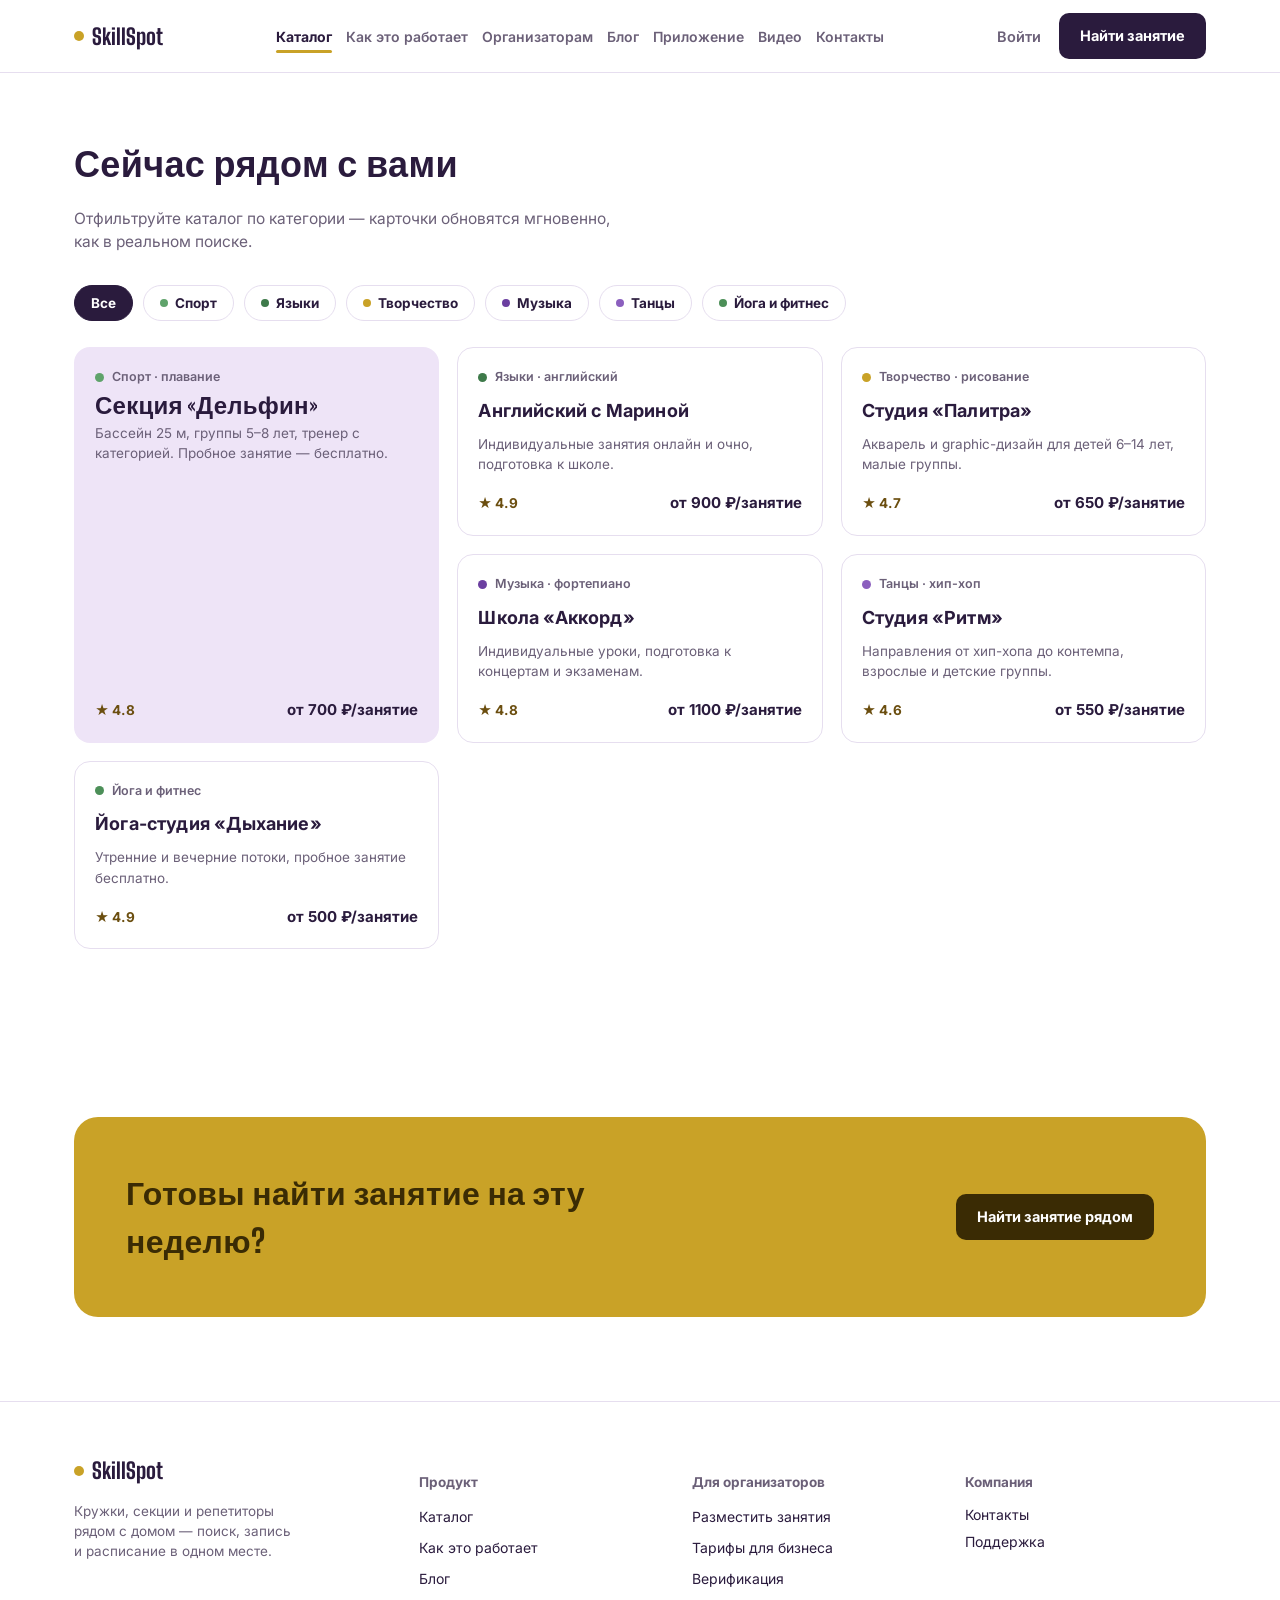
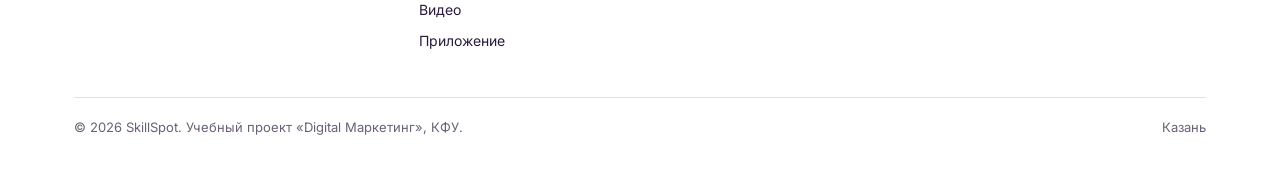
<file: catalog.html>
<!DOCTYPE html>
<html lang="ru">
<head>
<meta charset="UTF-8">
<meta name="viewport" content="width=device-width, initial-scale=1, viewport-fit=cover">
<title>Каталог занятий — SkillSpot</title>
<meta name="description" content="Каталог кружков, секций, студий и репетиторов Казани с отзывами и ценами.">
<meta name="keywords" content="кружки для детей, секции рядом с домом, репетиторы Казань, детские студии, запись на занятия онлайн, расписание кружков, дополнительное образование, SkillSpot">
<meta name="author" content="SkillSpot">
<meta name="robots" content="index, follow">
<link rel="canonical" href="https://skillspot.ru/">

<!-- Open Graph -->
<meta property="og:type" content="website">
<meta property="og:locale" content="ru_RU">
<meta property="og:site_name" content="SkillSpot">
<meta property="og:title" content="SkillSpot — кружки, секции и репетиторы рядом с домом">
<meta property="og:description" content="Поиск, сравнение и онлайн-запись на кружки, секции и к репетиторам. Расписание само синхронизируется с календарём.">
<meta property="og:url" content="https://skillspot.ru/">
<meta name="twitter:card" content="summary">
<meta name="twitter:title" content="SkillSpot — кружки, секции и репетиторы рядом с домом">
<meta name="twitter:description" content="Поиск, сравнение и онлайн-запись на кружки, секции и к репетиторам в одном месте.">

<link rel="preconnect" href="https://fonts.googleapis.com">
<link rel="preconnect" href="https://fonts.gstatic.com" crossorigin>
<link href="https://fonts.googleapis.com/css2?family=Big+Shoulders+Display:wght@600;700;800;900&family=Inter:wght@400;500;600;700&display=swap" rel="stylesheet">

<!--
  Яндекс.Вебмастер: подтверждение прав на сайт через meta-тег.
  После регистрации сайта в Яндекс.Вебмастере вставьте сюда свой код подтверждения:
  <meta name="yandex-verification" content="ВАШ_КОД_ПОДТВЕРЖДЕНИЯ" />
-->

<script type="application/ld+json">
{
  "@context": "https://schema.org",
  "@type": "Organization",
  "name": "SkillSpot",
  "url": "https://skillspot.ru/",
  "description": "Онлайн-платформа для поиска и записи на кружки, секции и к репетиторам.",
  "areaServed": "Казань",
  "sameAs": []
}
</script>
<style>
  :root{
    box-sizing:border-box;
    padding-top:env(safe-area-inset-top,0px);
    padding-bottom:env(safe-area-inset-bottom,0px);

    --ink:#2A1B3D;
    --paper:#FFFFFF;
    --paper-2:#F6F1FA;
    --sub:#6B6078;
    --line:#E6DEEF;

    --brand:#6B3FA0;
    --brand-ink:#3F2461;
    --brand-tint:#EEE4F7;

    --mustard:#C9A227;
    --mustard-ink:#6B4E0F;
    --green:#4C8F58;
    --green-ink:#254A2C;

    --sport:#5FA36B;
    --art:#C9A227;
    --music:#6B3FA0;
    --lang:#3E7A4A;
    --tutor:#A5821F;
    --dance:#8B5FBE;
    --fitness:#4C8F58;
    --school:#7A5D12;

    --shadow: 0 20px 45px rgba(107,63,160,0.16);
    --shadow-sm: 0 8px 20px rgba(107,63,160,0.12);
  }
  html{scroll-padding-top:76px; scroll-behavior:smooth;}
  @media (prefers-reduced-motion: reduce){ html{scroll-behavior:auto;} }
  *{box-sizing:border-box;}
  ::selection{ background:var(--brand-tint); color:var(--brand-ink); }

  @media (prefers-color-scheme: dark){
    :root:not([data-theme="light"]){
      --ink:#F1EEF7; --paper:#1E1730; --paper-2:#241B3A; --sub:#C7BBDD; --line:#3A2D55;
      --brand-tint:#33254D;
    }
  }
  :root[data-theme="dark"]{
    --ink:#F1EEF7; --paper:#1E1730; --paper-2:#241B3A; --sub:#C7BBDD; --line:#3A2D55;
    --brand-tint:#33254D;
  }

  body{
    margin:0; background:var(--paper); color:var(--ink);
    font-family:"Inter",-apple-system,BlinkMacSystemFont,"Segoe UI",Roboto,Arial,sans-serif;
    -webkit-font-smoothing:antialiased;
    font-size:16px; line-height:1.5;
  }
  h1,h2,h3{
    font-family:"Big Shoulders Display","Arial Narrow",Arial,sans-serif;
    font-weight:800; letter-spacing:0.01em; margin:0; color:var(--ink);
  }
  a{color:inherit; text-decoration:none;}
  img,svg{display:block; max-width:100%;}
  :focus-visible{ outline:2.5px solid var(--mustard); outline-offset:2px; border-radius:4px; }
  button{ font-family:inherit; }

  ::-webkit-scrollbar{ width:10px; height:10px; }
  ::-webkit-scrollbar-track{ background:var(--paper-2); }
  ::-webkit-scrollbar-thumb{ background:var(--brand); border-radius:8px; }
  html{ scrollbar-color:var(--brand) var(--paper-2); }

  .wrap{ max-width:1180px; margin:0 auto; padding:0 24px; }
  section{ padding:84px 0; }
  @media (max-width:720px){ section{ padding:56px 0; } }

  /* ---------- header ---------- */
  header.site{
    position:sticky; top:0; z-index:50;
    background:color-mix(in srgb, var(--paper) 90%, transparent);
    backdrop-filter: blur(10px);
    border-bottom:1px solid var(--line);
    padding-top:env(safe-area-inset-top,0px);
  }
  .nav{ display:flex; align-items:center; justify-content:space-between; height:72px; }
  .logo{ display:flex; align-items:center; gap:8px; font-family:"Big Shoulders Display",sans-serif; font-weight:800; font-size:22px; }
  .logo .dot{ width:10px; height:10px; border-radius:50%; background:var(--mustard); }
  nav.links{ display:flex; gap:28px; font-size:14.5px; font-weight:600; }
  nav.links a{ color:var(--sub); position:relative; }
  nav.links a:hover{ color:var(--ink); }
  .nav-right{ display:flex; align-items:center; gap:18px; }
  .nav-right .login{ font-size:14.5px; font-weight:600; color:var(--sub); }
  .btn{
    display:inline-flex; align-items:center; justify-content:center; gap:6px;
    padding:11px 20px; border-radius:10px; font-weight:700; font-size:14.5px;
    border:1.5px solid transparent; cursor:pointer; white-space:nowrap;
    transition:transform .18s ease, box-shadow .18s ease, background .18s ease;
  }
  @media (prefers-reduced-motion: reduce){ .btn{ transition:none; } }
  .btn-primary{ background:var(--ink); color:var(--paper); }
  .btn-primary:hover{ transform:translateY(-2px); box-shadow:var(--shadow-sm); }
  .btn-mustard{ background:var(--mustard); color:#3A2B04; }
  .btn-mustard:hover{ transform:translateY(-2px); box-shadow:0 14px 30px rgba(201,162,39,0.35); }
  .btn-outline{ background:transparent; border-color:var(--line); color:var(--ink); }
  .btn-outline:hover{ border-color:var(--brand); color:var(--brand); }
  .btn-sm{ padding:8px 14px; font-size:13px; border-radius:8px; }
  .btn:active{ transform:translateY(0); }

  .burger{ display:none; background:none; border:none; padding:6px; cursor:pointer; }
  .burger span{ display:block; width:22px; height:2px; background:var(--ink); margin:5px 0; }
  @media (max-width:860px){
    nav.links{ display:none; }
    .nav-right .login{ display:none; }
    .burger{ display:block; }
  }
  .mobile-panel{ display:none; flex-direction:column; gap:14px; padding:16px 24px 24px; border-top:1px solid var(--line); }
  .mobile-panel.open{ display:flex; }
  .mobile-panel a{ font-weight:600; color:var(--ink); }
  .mobile-panel a.btn{ color:var(--paper); }

  /* ---------- scrollspy rail ---------- */
  .rail{
    position:fixed; right:22px; top:50%; transform:translateY(-50%);
    display:flex; flex-direction:column; gap:14px; z-index:45;
  }
  .rail a{ width:9px; height:9px; border-radius:50%; background:var(--line); display:block; transition:transform .2s ease, background .2s ease; }
  .rail a.active{ background:var(--brand); transform:scale(1.5); }
  @media (max-width:1040px){ .rail{ display:none; } }

  /* ---------- hero ---------- */
  .hero{
    position:relative; overflow:hidden; padding:88px 0 96px;
    background:var(--ink); color:#F4F0FA;
  }
  .glow{ position:absolute; border-radius:50%; filter:blur(70px); opacity:.55; pointer-events:none; }
  .glow-1{ width:420px; height:420px; background:var(--mustard); top:-140px; right:-100px; }
  .glow-2{ width:360px; height:360px; background:var(--green); bottom:-160px; right:220px; }
  .hero-grid{ position:relative; display:grid; grid-template-columns:1.05fr 0.95fr; gap:52px; align-items:center; z-index:2; }
  @media (max-width:900px){ .hero-grid{ grid-template-columns:1fr; gap:40px; } }
  .eyebrow-free{ font-size:14.5px; color:#D9C9F0; font-weight:700; margin-bottom:14px; }
  h1.hero-title{ font-size:54px; line-height:1.03; margin-bottom:20px; color:#fff; }
  @media (max-width:520px){ h1.hero-title{ font-size:36px; } }
  .hero p.lead{ font-size:17px; color:#CFC2E6; max-width:480px; margin-bottom:28px; }

  .finder{
    display:flex; gap:10px; flex-wrap:wrap; background:rgba(255,255,255,0.07);
    border:1px solid rgba(255,255,255,0.16); border-radius:14px; padding:10px;
  }
  .finder select, .finder input{
    border:1px solid rgba(255,255,255,0.18); background:rgba(255,255,255,0.06); color:#fff;
    border-radius:9px; padding:11px 12px; font-size:14px; font-family:inherit;
    flex:1; min-width:130px;
  }
  .finder select option{ color:#111; }
  .finder input::placeholder{ color:#C7BBDD; }
  .finder .btn{ flex:0 0 auto; }
  @media (max-width:520px){ .finder{ flex-direction:column; } .finder select, .finder input{ min-width:100%; } }

  .trust-line{ margin-top:16px; font-size:13.5px; color:#B8A9D4; }
  .trust-line b{ color:#fff; }

  /* interactive planner card */
  .schedule-card{
    background:var(--paper); border-radius:20px; box-shadow:var(--shadow); padding:20px; position:relative; color:var(--ink);
  }
  .schedule-head{ display:flex; justify-content:space-between; align-items:baseline; margin-bottom:14px; }
  .schedule-head .cal-title{ font-family:"Big Shoulders Display",sans-serif; font-weight:800; font-size:19px; }
  .schedule-head .cal-sub{ font-size:12px; color:var(--sub); }
  .week{ display:grid; grid-template-columns:repeat(7,1fr); gap:6px; }
  .day{ display:flex; flex-direction:column; gap:6px; }
  .day .d-label{ font-size:11px; text-align:center; color:var(--sub); font-weight:700; }
  .slot{ border-radius:8px; padding:6px 5px; font-size:9.5px; line-height:1.25; color:#fff; font-weight:600; min-height:38px; display:flex; align-items:center; justify-content:center; text-align:center; }
  .slot.empty{ background:var(--paper-2); border:1px dashed var(--line); min-height:38px; color:var(--sub); cursor:pointer; font-size:16px; font-weight:400; position:relative; }
  .slot.empty:hover{ border-color:var(--brand); color:var(--brand); }
  .add-menu{
    position:absolute; z-index:10; background:var(--paper); border:1px solid var(--line); border-radius:10px;
    box-shadow:var(--shadow); padding:6px; display:none; flex-direction:column; gap:3px; min-width:120px;
  }
  .add-menu.open{ display:flex; }
  .add-menu button{
    border:none; background:none; text-align:left; font-size:11px; padding:6px 8px; border-radius:6px; cursor:pointer;
    display:flex; align-items:center; gap:6px; color:var(--ink);
  }
  .add-menu button:hover{ background:var(--paper-2); }
  .add-menu .sw{ width:8px; height:8px; border-radius:50%; flex:0 0 auto; }
  .legend-row{ display:flex; gap:14px; flex-wrap:wrap; margin-top:16px; font-size:11.5px; color:var(--sub); }
  .legend-row .lg{ display:flex; align-items:center; gap:6px; }
  .legend-row .sq{ width:9px; height:9px; border-radius:2px; }
  .plan-count{
    position:absolute; right:16px; bottom:-16px; background:var(--brand); color:#fff;
    font-size:11.5px; font-weight:700; padding:8px 14px; border-radius:10px; box-shadow:var(--shadow-sm);
  }

  /* ---------- marquee ---------- */
  .marquee-wrap{ overflow:hidden; border-top:1px solid var(--line); border-bottom:1px solid var(--line); background:var(--paper-2); padding:16px 0; }
  .marquee{ display:flex; gap:14px; width:max-content; animation:scroll-left 32s linear infinite; }
  @media (prefers-reduced-motion: reduce){ .marquee{ animation:none; flex-wrap:wrap; } }
  .marquee-wrap:hover .marquee{ animation-play-state:paused; }
  @keyframes scroll-left{ from{ transform:translateX(0); } to{ transform:translateX(-50%); } }
  .m-chip{ display:flex; align-items:center; gap:8px; padding:9px 18px; border-radius:999px; background:var(--paper); border:1px solid var(--line); font-weight:700; font-size:14px; white-space:nowrap; }
  .m-chip .dot{ width:8px; height:8px; border-radius:50%; }

  /* ---------- stats ---------- */
  .stats-grid{ display:grid; grid-template-columns:repeat(4,1fr); }
  @media (max-width:760px){ .stats-grid{ grid-template-columns:repeat(2,1fr); } }
  .stat{ padding:0 24px; border-left:1px solid var(--line); }
  .stat:first-child{ border-left:none; padding-left:0; }
  @media (max-width:760px){ .stat:nth-child(2n+1){ border-left:none; padding-left:0; } }
  .stat b{ display:block; font-family:"Big Shoulders Display",sans-serif; font-size:44px; font-weight:800; color:var(--brand); }
  .stat span{ font-size:13.5px; color:var(--sub); }

  /* ---------- categories heading ---------- */
  h2.section-title{ font-size:36px; margin-bottom:10px; }
  p.section-lead{ color:var(--sub); font-size:15.5px; max-width:560px; margin-bottom:32px; }

  /* ---------- journey / how it works ---------- */
  .journey{ position:relative; }
  .journey-line{ position:absolute; left:0; right:0; top:19px; height:2px; background:var(--line); }
  @media (max-width:760px){ .journey-line{ display:none; } }
  .steps{ display:grid; grid-template-columns:repeat(4,1fr); gap:22px; position:relative; }
  @media (max-width:900px){ .steps{ grid-template-columns:repeat(2,1fr); } }
  @media (max-width:520px){ .steps{ grid-template-columns:1fr; } }
  .step .num{
    width:38px; height:38px; border-radius:50%; background:var(--paper); border:2px solid var(--brand);
    color:var(--brand); font-family:"Big Shoulders Display",sans-serif; font-size:17px; font-weight:800;
    display:flex; align-items:center; justify-content:center; margin-bottom:14px; position:relative; z-index:2;
  }
  .step h3{ font-size:18px; font-weight:700; margin:0 0 6px; font-family:"Inter",sans-serif; }
  .step p{ font-size:14px; color:var(--sub); margin:0; }

  /* ---------- providers ---------- */
  .filter-row{ display:flex; gap:10px; flex-wrap:wrap; margin-bottom:26px; }
  .filter-btn{
    border:1.5px solid var(--line); background:var(--paper); color:var(--ink); border-radius:999px;
    padding:9px 16px; font-size:13.5px; font-weight:700; cursor:pointer; display:flex; align-items:center; gap:7px;
    transition:border-color .15s ease, color .15s ease;
  }
  .filter-btn .dot{ width:8px; height:8px; border-radius:50%; }
  .filter-btn.active{ border-color:var(--ink); background:var(--ink); color:#fff; }
  .filter-btn.active .dot{ box-shadow:0 0 0 2px rgba(255,255,255,0.5); }

  .prov-grid{ display:grid; grid-template-columns:repeat(3,1fr); gap:18px; grid-auto-flow:dense; }
  @media (max-width:900px){ .prov-grid{ grid-template-columns:repeat(2,1fr); } }
  @media (max-width:600px){ .prov-grid{ grid-template-columns:1fr; } }
  .prov-card{
    border:1px solid var(--line); border-radius:16px; padding:20px; background:var(--paper);
    display:flex; flex-direction:column; gap:10px; transition:transform .18s ease, box-shadow .18s ease;
  }
  .prov-card:hover{ transform:translateY(-3px); box-shadow:var(--shadow-sm); }
  .prov-card.big{ grid-row:span 2; justify-content:space-between; background:var(--brand-tint); border-color:transparent; }
  .prov-card.hidden{ display:none; }
  .prov-top{ display:flex; align-items:center; gap:8px; }
  .prov-top .dot{ width:9px; height:9px; border-radius:50%; }
  .prov-top span{ font-size:12.5px; color:var(--sub); font-weight:600; }
  .prov-card h3{ font-family:"Inter",sans-serif; font-size:18px; font-weight:700; }
  .prov-card.big h3{ font-size:24px; font-family:"Big Shoulders Display",sans-serif; }
  .prov-card p{ font-size:13.5px; color:var(--sub); margin:0; }
  .prov-meta{ display:flex; justify-content:space-between; align-items:center; font-size:13.5px; margin-top:auto; padding-top:8px; }
  .prov-meta b{ font-size:15px; }
  .rating{ color:var(--mustard-ink); font-weight:700; }
  .empty-state{ display:none; text-align:center; padding:40px 0; color:var(--sub); font-size:14.5px; }
  .empty-state.show{ display:block; }

  /* ---------- audience tabs ---------- */
  .tabs{ display:flex; gap:10px; margin-bottom:24px; }
  .tab-btn{
    border:1.5px solid var(--line); background:var(--paper); color:var(--sub); font-weight:700; font-size:14.5px;
    border-radius:999px; padding:10px 20px; cursor:pointer;
  }
  .tab-btn.active{ background:var(--ink); color:#fff; border-color:var(--ink); }
  .tab-panel{ display:none; border:1px solid var(--line); border-radius:18px; padding:36px; background:var(--paper-2); }
  .tab-panel.active{ display:block; }
  .tab-panel h3{ font-family:"Big Shoulders Display",sans-serif; font-size:26px; margin-bottom:16px; }
  .tab-panel ul{ list-style:none; margin:0 0 22px; padding:0; display:grid; grid-template-columns:1fr 1fr; gap:12px 24px; }
  @media (max-width:600px){ .tab-panel ul{ grid-template-columns:1fr; } }
  .tab-panel li{ font-size:14.5px; color:var(--ink); display:flex; gap:10px; align-items:flex-start; }
  .tab-panel li svg{ flex:0 0 auto; margin-top:3px; color:var(--brand); }

  /* ---------- app ---------- */
  .app-grid{ display:grid; grid-template-columns:1fr 0.9fr; gap:48px; align-items:center; }
  @media (max-width:900px){ .app-grid{ grid-template-columns:1fr; } }
  .app-badges{ display:flex; gap:10px; margin-top:22px; flex-wrap:wrap; }
  .app-badge{ border:1.5px solid var(--line); border-radius:10px; padding:10px 16px; font-size:13.5px; font-weight:700; }
  .phone{ background:var(--ink); border-radius:32px; padding:14px; max-width:280px; margin:0 auto; box-shadow:var(--shadow); }
  .phone-screen{ background:var(--paper); border-radius:22px; padding:16px; min-height:420px; }
  .phone-app-title{ font-family:"Big Shoulders Display",sans-serif; font-weight:800; font-size:17px; margin-bottom:12px; }
  .phone-item{ display:flex; gap:10px; align-items:center; border:1px solid var(--line); border-radius:10px; padding:9px 10px; margin-bottom:8px; }
  .phone-item .sq{ width:8px; height:8px; border-radius:50%; flex:0 0 auto; }
  .phone-item div span{ display:block; font-size:11px; color:var(--sub); }
  .phone-item div b{ font-size:12.5px; }

  /* ---------- reviews carousel ---------- */
  .rev-head{ display:flex; justify-content:space-between; align-items:flex-end; margin-bottom:24px; gap:16px; flex-wrap:wrap; }
  .rev-nav{ display:flex; gap:8px; }
  .rev-nav button{ width:38px; height:38px; border-radius:50%; border:1.5px solid var(--line); background:var(--paper); cursor:pointer; font-size:16px; }
  .rev-nav button:hover{ border-color:var(--brand); color:var(--brand); }
  .rev-scroll{ display:flex; gap:18px; overflow-x:auto; scroll-snap-type:x mandatory; padding-bottom:6px; scrollbar-width:none; }
  .rev-scroll::-webkit-scrollbar{ display:none; }
  .rev-card{ border:1px solid var(--line); border-radius:16px; padding:22px; background:var(--paper); scroll-snap-align:start; flex:0 0 320px; }
  .rev-quote{ font-size:15px; margin-bottom:16px; }
  .rev-who{ display:flex; align-items:center; gap:10px; }
  .avatar{ width:34px; height:34px; border-radius:50%; display:flex; align-items:center; justify-content:center; color:#fff; font-weight:700; font-size:13px; flex:0 0 auto; }
  .rev-who div b{ font-size:13.5px; display:block; }
  .rev-who div span{ font-size:12px; color:var(--sub); }

  /* ---------- loyalty ---------- */
  .loyalty{ background:var(--ink); color:#F4F0FA; border-radius:24px; padding:48px; position:relative; overflow:hidden; }
  .loyalty-grid{ display:grid; grid-template-columns:1.2fr 1fr; gap:32px; align-items:center; position:relative; z-index:2; }
  @media (max-width:800px){ .loyalty-grid{ grid-template-columns:1fr; } }
  .loyalty h2{ color:#fff; font-size:30px; margin-bottom:12px; }
  .loyalty p{ color:#CFC2E6; font-size:15px; max-width:440px; }
  .progress-wrap{ margin-top:22px; }
  .progress-label{ display:flex; justify-content:space-between; font-size:12.5px; color:#CFC2E6; margin-bottom:8px; }
  .progress-track{ height:10px; border-radius:999px; background:rgba(255,255,255,0.12); overflow:hidden; }
  .progress-fill{ height:100%; width:0%; border-radius:999px; background:linear-gradient(90deg,var(--mustard),var(--green)); transition:width 1.1s cubic-bezier(.2,.8,.2,1); }
  @media (prefers-reduced-motion: reduce){ .progress-fill{ transition:none; } }
  .loy-list{ display:flex; flex-direction:column; gap:14px; }
  .loy-item{ display:flex; gap:12px; align-items:flex-start; background:rgba(255,255,255,0.07); border-radius:12px; padding:14px 16px; }
  .loy-item b{ display:block; font-size:14.5px; color:#fff; }
  .loy-item span{ font-size:13px; color:#CFC2E6; }

  /* ---------- cta band ---------- */
  .cta-band{
    border-radius:24px; padding:52px; background:var(--mustard); color:#3A2B04;
    display:flex; justify-content:space-between; align-items:center; gap:24px; flex-wrap:wrap;
  }
  .cta-band h2{ font-size:32px; max-width:520px; color:#3A2B04; }
  .cta-band .btn-primary{ background:#3A2B04; }

  /* ---------- editable content & video blocks ---------- */
  .edit-head{ display:flex; justify-content:space-between; align-items:flex-end; gap:16px; margin-bottom:20px; flex-wrap:wrap; }
  .edit-toggle{ display:none; }
  .content-view{ font-size:15.5px; color:var(--ink); line-height:1.75; max-width:720px; white-space:pre-wrap; }
  .content-edit textarea{
    width:100%; min-height:170px; border:1px solid var(--line); border-radius:12px; padding:14px;
    font-family:inherit; font-size:14.5px; resize:vertical; background:var(--paper); color:var(--ink);
  }
  .edit-actions{ display:flex; gap:10px; margin-top:12px; }
  .video-view{
    border:1px solid var(--line); border-radius:18px; overflow:hidden; background:var(--paper-2);
    min-height:280px; display:flex; align-items:center; justify-content:center;
  }
  .video-view video{ width:100%; max-height:520px; display:block; background:#000; }
  .video-placeholder{ color:var(--sub); font-size:14.5px; padding:70px 20px; text-align:center; max-width:340px; }
  .video-edit{ border:1px dashed var(--line); border-radius:16px; padding:22px; background:var(--paper-2); }
  .video-edit input[type="text"]{
    width:100%; border:1px solid var(--line); border-radius:10px; padding:11px 14px;
    font-size:14px; font-family:inherit; background:var(--paper); color:var(--ink);
  }
  .upload-hint{ font-size:12.5px; color:var(--sub); margin-top:10px; min-height:1em; }
  [hidden]{ display:none !important; }

  /* ---------- live-app motion layer ---------- */
  header.site{ transition:box-shadow .25s ease; }
  header.site.scrolled{ box-shadow:0 10px 28px rgba(42,27,61,0.10); }
  .nav{ transition:height .25s ease; }
  header.site.scrolled .nav{ height:60px; }

  .reveal{ opacity:0; transform:translateY(20px); transition:opacity .65s cubic-bezier(.2,.8,.2,1), transform .65s cubic-bezier(.2,.8,.2,1); }
  .reveal.in-view{ opacity:1; transform:translateY(0); }
  .reveal-stagger.in-view > *{ transition-delay:calc(var(--stagger-i, 0) * 70ms); }

  @media (prefers-reduced-motion: no-preference){
    @keyframes heroIn{ from{ opacity:0; transform:translateY(18px); } to{ opacity:1; transform:translateY(0); } }
    .hero-grid > div:first-child > *{ opacity:0; animation:heroIn .7s ease forwards; }
    .hero-grid > div:first-child > *:nth-child(1){ animation-delay:.05s; }
    .hero-grid > div:first-child > *:nth-child(2){ animation-delay:.15s; }
    .hero-grid > div:first-child > *:nth-child(3){ animation-delay:.25s; }
    .hero-grid > div:first-child > *:nth-child(4){ animation-delay:.35s; }
    .hero-grid > div:first-child > *:nth-child(5){ animation-delay:.45s; }
    .schedule-card{ opacity:0; animation:heroIn .7s ease forwards; animation-delay:.3s; }

    @keyframes floaty{ 0%,100%{ transform:translateY(0) scale(1); } 50%{ transform:translateY(-20px) scale(1.04); } }
    .glow-1{ animation:floaty 9s ease-in-out infinite; }
    .glow-2{ animation:floaty 11s ease-in-out infinite; animation-delay:-4s; }

    @keyframes popIn{ from{ transform:scale(.78); opacity:.3; } to{ transform:scale(1); opacity:1; } }
    .slot.pop{ animation:popIn .4s cubic-bezier(.2,.9,.3,1.3); }
  }

  .prov-card{ transition:opacity .3s ease, transform .3s ease, box-shadow .18s ease; }
  .prov-card.prov-hide{ opacity:0; transform:scale(.93); }
  .empty-state{ transition:opacity .25s ease; }

  .tab-panel{ display:none; opacity:0; transform:translateY(8px); transition:opacity .3s ease, transform .3s ease; }
  .tab-panel.active{ opacity:1; transform:translateY(0); }

  .btn{ position:relative; overflow:hidden; }
  .btn .ripple{
    position:absolute; border-radius:50%; transform:scale(0); opacity:.5; pointer-events:none;
    background:rgba(0,0,0,0.14); animation:rippleAnim .6s ease-out forwards;
  }
  .btn-primary .ripple, .btn-mustard .ripple{ background:rgba(255,255,255,0.5); }
  @keyframes rippleAnim{ to{ transform:scale(2.6); opacity:0; } }

  .toast-wrap{
    position:fixed; left:50%; bottom:24px; transform:translateX(-50%); z-index:70;
    display:flex; flex-direction:column; gap:8px; align-items:center; pointer-events:none;
    width:100%; padding:0 16px;
  }
  .toast{
    background:var(--ink); color:#fff; font-size:13.5px; font-weight:600; padding:12px 20px;
    border-radius:999px; box-shadow:var(--shadow); opacity:0; transform:translateY(14px) scale(.98);
    transition:opacity .3s ease, transform .3s ease; max-width:360px; text-align:center;
  }
  .toast.show{ opacity:1; transform:translateY(0) scale(1); }

  .to-top{
    position:fixed; left:22px; bottom:22px; width:46px; height:46px; border-radius:50%;
    background:var(--ink); color:#fff; border:none; font-size:19px; cursor:pointer;
    opacity:0; pointer-events:none; transform:translateY(12px) scale(.9);
    transition:opacity .25s ease, transform .25s ease, background .2s ease;
    z-index:45; box-shadow:var(--shadow-sm);
  }
  .to-top.show{ opacity:1; pointer-events:auto; transform:translateY(0) scale(1); }
  .to-top:hover{ background:var(--brand); }
  @media (max-width:1040px){ .to-top{ left:16px; bottom:16px; } }

  .rev-dots{ display:flex; gap:7px; justify-content:center; margin-top:18px; }
  .rev-dots button{
    width:8px; height:8px; border-radius:999px; border:none; background:var(--line);
    cursor:pointer; padding:0; transition:width .25s ease, background .25s ease;
  }
  .rev-dots button.active{ width:22px; background:var(--brand); }

  .finder .btn[data-loading="1"]{ pointer-events:none; opacity:.85; }
  .login{ background:none; border:none; font-size:14.5px; font-weight:600; color:var(--sub); cursor:pointer; font-family:inherit; padding:0; }
  .login:hover{ color:var(--ink); }

  /* ---------- generic overlay (login / contact / article lightbox) ---------- */
  .overlay{
    position:fixed; inset:0; z-index:90; background:rgba(20,14,30,0.55);
    display:none; align-items:flex-start; justify-content:center;
    padding:48px 16px; overflow-y:auto;
    opacity:0; transition:opacity .22s ease;
  }
  .overlay.open{ display:flex; }
  .overlay.show{ opacity:1; }
  .overlay-box{
    background:var(--paper); border-radius:18px; max-width:640px; width:100%;
    padding:36px; position:relative; box-shadow:var(--shadow);
    transform:translateY(16px) scale(.98); transition:transform .25s cubic-bezier(.2,.8,.2,1);
  }
  .overlay.show .overlay-box{ transform:translateY(0) scale(1); }
  @media (prefers-reduced-motion: reduce){ .overlay, .overlay-box{ transition:none; } }
  .overlay-box.wide{ max-width:760px; }
  .overlay-close{
    position:absolute; right:16px; top:16px; width:36px; height:36px; border-radius:50%;
    border:1px solid var(--line); background:var(--paper); font-size:19px; line-height:1; cursor:pointer; color:var(--sub);
  }
  .overlay-close:hover{ color:var(--ink); border-color:var(--brand); }
  .overlay-box h3{ font-size:24px; margin-bottom:6px; padding-right:30px; }
  .overlay-box .ov-sub{ font-size:13.5px; color:var(--sub); margin-bottom:22px; }
  .ov-field{ margin-bottom:14px; }
  .ov-field label{ display:block; font-size:12.5px; font-weight:700; color:var(--sub); margin-bottom:6px; }
  .ov-field input, .ov-field textarea{
    width:100%; border:1px solid var(--line); border-radius:10px; padding:11px 13px;
    font-size:14.5px; font-family:inherit; background:var(--paper-2); color:var(--ink);
  }
  .ov-field textarea{ min-height:100px; resize:vertical; }
  .ov-note{ font-size:12.5px; color:var(--sub); margin-top:14px; }

  /* ---------- blog ---------- */
  .blog-grid{ display:grid; grid-template-columns:repeat(3,1fr); gap:20px; margin-bottom:40px; }
  @media (max-width:900px){ .blog-grid{ grid-template-columns:repeat(2,1fr); } }
  @media (max-width:600px){ .blog-grid{ grid-template-columns:1fr; } }
  .blog-card{
    border:1px solid var(--line); border-radius:16px; overflow:hidden; background:var(--paper);
    display:flex; flex-direction:column; transition:transform .18s ease, box-shadow .18s ease;
  }
  .blog-card:hover{ transform:translateY(-3px); box-shadow:var(--shadow-sm); }
  .blog-photo{
    aspect-ratio:2/1; position:relative; display:flex; align-items:flex-end; overflow:hidden;
  }
  .blog-photo .ph-icon{ position:absolute; inset:0; display:flex; align-items:center; justify-content:center; opacity:.9; }
  .blog-photo .ph-icon svg{ width:40px; height:40px; }
  .blog-photo .ph-tag{
    position:relative; z-index:2; margin:10px; font-size:10.5px; font-weight:700;
    background:rgba(30,16,52,0.72); color:#fff; padding:4px 9px; border-radius:999px;
  }
  .blog-body{ padding:18px 18px 20px; display:flex; flex-direction:column; gap:8px; flex:1; }
  .blog-body h3{ font-family:"Inter",sans-serif; font-size:16.5px; font-weight:700; line-height:1.3; }
  .blog-body p{ font-size:13.5px; color:var(--sub); margin:0; line-height:1.55; }
  .blog-photo-caption{ font-size:10.5px; color:var(--sub); padding:8px 18px 0; font-style:italic; }

  .blog-feature{
    display:grid; grid-template-columns:1fr 1fr; gap:0; border:1px solid var(--line); border-radius:18px;
    overflow:hidden; background:var(--paper);
  }
  @media (max-width:800px){ .blog-feature{ grid-template-columns:1fr; } }
  .blog-feature .blog-photo{ aspect-ratio:auto; height:100%; min-height:220px; }
  .blog-feature-body{ padding:32px; display:flex; flex-direction:column; justify-content:center; gap:12px; }
  .blog-feature-body .ph-tag-inline{
    font-size:11px; font-weight:700; color:var(--brand-ink); background:var(--brand-tint);
    padding:5px 11px; border-radius:999px; width:fit-content;
  }
  .blog-feature-body h3{ font-size:24px; font-family:"Big Shoulders Display",sans-serif; }
  .blog-feature-body p{ font-size:14.5px; color:var(--sub); margin:0; }

  .blog-video-card{
    border:1px solid var(--line); border-radius:18px; padding:28px; background:var(--paper-2); margin-bottom:40px;
  }
  .blog-video-head{ display:flex; justify-content:space-between; align-items:flex-start; gap:16px; flex-wrap:wrap; margin-bottom:16px; }
  .blog-video-head h3{ font-size:20px; font-family:"Big Shoulders Display",sans-serif; margin-bottom:4px; }
  .blog-video-head p{ font-size:13.5px; color:var(--sub); margin:0; max-width:460px; }


  .reels{ display:grid; grid-template-columns:repeat(5,1fr); gap:14px; margin-bottom:18px; }
  @media (max-width:1000px){ .reels{ grid-template-columns:repeat(3,1fr); } }
  @media (max-width:640px){ .reels{ grid-template-columns:repeat(2,1fr); gap:10px; } }
  .reel{ position:relative; display:block; width:100%; padding:0; border:0; cursor:pointer; border-radius:16px; overflow:hidden; aspect-ratio:9/16; background:#1b1230 center/cover no-repeat; text-align:left; color:#fff; box-shadow:var(--shadow-sm); transition:transform .25s ease, box-shadow .25s ease; }
  .reel::after{ content:""; position:absolute; inset:0; background:linear-gradient(180deg,rgba(20,10,40,0) 45%,rgba(20,10,40,.85) 100%); }
  .reel:hover, .reel:focus-visible{ transform:translateY(-5px) scale(1.02); box-shadow:0 18px 40px rgba(60,30,110,.28); }
  .reel-play{ position:absolute; z-index:2; top:50%; left:50%; width:54px; height:54px; margin:-27px 0 0 -27px; border-radius:50%; background:rgba(255,255,255,.92); color:var(--brand); display:grid; place-items:center; transition:transform .25s ease; }
  .reel:hover .reel-play{ transform:scale(1.12); }
  .reel-cap{ position:absolute; z-index:2; left:12px; right:12px; bottom:12px; }
  .reel-cap b{ display:block; font-size:14.5px; line-height:1.25; }
  .reel-cap span{ font-size:12px; opacity:.85; }
  #sectionsVideoView:empty{ display:none; }
  .ov-video{ display:block; margin:0 auto; width:100%; max-width:380px; max-height:72vh; border-radius:14px; background:#000; }

  .deck{ border:1px solid var(--line); border-radius:20px; background:var(--paper-2); padding:20px; }
  .deck-stage{ position:relative; border-radius:14px; overflow:hidden; background:#1b1230; aspect-ratio:16/9; box-shadow:var(--shadow-sm); }
  .deck-stage img{ position:absolute; inset:0; width:100%; height:100%; object-fit:contain; opacity:0; transition:opacity .45s ease; }
  .deck-stage img.on{ opacity:1; }
  .deck-nav{ position:absolute; top:50%; transform:translateY(-50%); width:44px; height:44px; border-radius:50%; border:0; background:rgba(255,255,255,.9); color:var(--brand); font-size:22px; cursor:pointer; z-index:2; transition:transform .2s; }
  .deck-nav:hover{ transform:translateY(-50%) scale(1.1); }
  .deck-nav.prev{ left:12px; } .deck-nav.next{ right:12px; }
  .deck-bar{ display:flex; align-items:center; justify-content:space-between; gap:14px; flex-wrap:wrap; margin-top:16px; }
  .deck-thumbs{ display:flex; gap:8px; flex-wrap:wrap; }
  .deck-thumbs button{ width:64px; height:36px; padding:0; border:2px solid transparent; border-radius:6px; overflow:hidden; cursor:pointer; opacity:.6; background:none; transition:opacity .2s, border-color .2s; }
  .deck-thumbs button img{ width:100%; height:100%; object-fit:cover; display:block; }
  .deck-thumbs button.on{ opacity:1; border-color:var(--brand); }
  .deck-actions{ display:flex; gap:10px; flex-wrap:wrap; align-items:center; }
  .deck-count{ font-size:13px; color:var(--sub); font-weight:600; }

  .blog-card[data-post]{ cursor:pointer; }
  .blog-card[data-post]:focus-visible{ outline:3px solid var(--mustard); outline-offset:2px; }
  .blog-more{ margin-top:auto; padding-top:6px; font-size:13px; font-weight:700; color:var(--brand); transition:transform .2s; display:inline-block; }
  .blog-card:hover .blog-more{ transform:translateX(4px); }
  .post-cover{ width:100%; height:220px; border-radius:14px; margin:0 0 18px; background-size:cover; background-position:center; }
  .post-tag{ display:inline-block; font-size:11.5px; font-weight:700; color:var(--brand); background:var(--paper-2); padding:4px 10px; border-radius:999px; margin-bottom:10px; }
  .post-cta{ margin-top:18px; }
  .article-body{ font-size:15.5px; line-height:1.75; color:var(--ink); }
  .article-body h2{ font-size:20px; margin:26px 0 10px; font-family:"Inter",sans-serif; font-weight:700; }
  .article-body p{ margin:0 0 14px; }
  .article-body ol, .article-body ul{ margin:0 0 14px; padding-left:22px; }
  .article-body li{ margin-bottom:6px; }
  .article-meta{ font-size:12.5px; color:var(--sub); margin-bottom:18px; }
  .article-photo{ border-radius:12px; margin-bottom:20px; }

  /* schedule card subtle pointer tilt */
  .schedule-card{ transform-style:preserve-3d; will-change:transform; transition:transform .12s ease-out; }

  /* ---------- footer ---------- */
  footer{ border-top:1px solid var(--line); padding:52px 0 32px; }
  .foot-grid{ display:grid; grid-template-columns:1.3fr 1fr 1fr 1fr; gap:32px; margin-bottom:36px; }
  @media (max-width:760px){ .foot-grid{ grid-template-columns:1fr 1fr; } }
  .foot-col h4{ font-size:13.5px; margin-bottom:14px; color:var(--sub); font-weight:700; }
  .foot-col a{ display:block; font-size:14px; margin-bottom:10px; color:var(--ink); }
  .foot-col a:hover{ color:var(--brand); }
  .foot-link-btn{
    display:block; width:100%; text-align:left; font-size:14px; margin-bottom:10px; color:var(--ink);
    background:none; border:none; padding:0; cursor:pointer; font-family:inherit;
  }
  .foot-link-btn:hover{ color:var(--brand); }
  .foot-bottom{ display:flex; justify-content:space-between; align-items:center; flex-wrap:wrap; gap:12px; font-size:13px; color:var(--sub); border-top:1px solid var(--line); padding-top:20px; }

  nav.links a.on{ color:var(--ink); font-weight:700; }
  nav.links a.on:after{ content:""; position:absolute; left:0; right:0; bottom:-6px; height:3px; border-radius:3px; background:var(--mustard); }
  nav.links{ gap:14px !important; } nav.links a{ white-space:nowrap; font-size:14px; }
  @media (max-width:1180px){ nav.links{ display:none; } .burger{ display:block; } }
  main > section:first-child:not(.hero){ padding-top:64px; }
  .inline-form{ max-width:560px; }
</style>
</head>
<body>

<svg width="0" height="0" style="position:absolute">
  <symbol id="ic-check" viewBox="0 0 20 20"><path d="M4 10.5l4 4 8-9" fill="none" stroke="currentColor" stroke-width="2" stroke-linecap="round" stroke-linejoin="round"/></symbol>
  <symbol id="ic-camera" viewBox="0 0 24 24"><path d="M4 8h3l1.5-2h7L17 8h3a1 1 0 0 1 1 1v10a1 1 0 0 1-1 1H4a1 1 0 0 1-1-1V9a1 1 0 0 1 1-1Z" fill="none" stroke="currentColor" stroke-width="1.6" stroke-linejoin="round"/><circle cx="12" cy="14" r="3.4" fill="none" stroke="currentColor" stroke-width="1.6"/></symbol>
  <symbol id="ic-play" viewBox="0 0 24 24"><circle cx="12" cy="12" r="10" fill="none" stroke="currentColor" stroke-width="1.6"/><path d="M10 8.5l6 3.5-6 3.5z" fill="currentColor"/></symbol>
</svg>

<div class="toast-wrap" id="toastWrap" aria-live="polite"></div>
<button class="to-top" id="toTop" aria-label="Наверх">↑</button>

<header class="site">
  <div class="wrap nav">
    <a href="index.html" class="logo"><span class="dot"></span>SkillSpot</a>
    <nav class="links">
      <a href="catalog.html" class="on">Каталог</a>
      <a href="index.html#how">Как это работает</a>
      <a href="organizers.html">Организаторам</a>
      <a href="blog.html">Блог</a>
      <a href="app.html">Приложение</a>
      <a href="videos.html">Видео</a>
      <!-- <a href="about.html">О проекте</a> -->
      <a href="contacts.html">Контакты</a>
    </nav>
    <div class="nav-right">
      <button type="button" class="login" id="loginOpenBtn">Войти</button>
      <a href="catalog.html" class="btn btn-primary">Найти занятие</a>
      <button class="burger" id="burgerBtn" aria-label="Открыть меню" aria-expanded="false">
        <span></span><span></span><span></span>
      </button>
    </div>
  </div>
  <div class="mobile-panel" id="mobilePanel">
    <a href="catalog.html">Каталог</a>
    <a href="index.html#how">Как это работает</a>
    <a href="organizers.html">Организаторам</a>
    <a href="blog.html">Блог</a>
    <a href="app.html">Приложение</a>
    <a href="videos.html">Видео</a>
    <!-- <a href="about.html">О проекте</a> -->
    <a href="contacts.html">Контакты</a>
    <button type="button" class="login" id="loginOpenBtnMobile" style="text-align:left; background:none; border:none; cursor:pointer; padding:0;">Войти</button>
    <a href="catalog.html" class="btn btn-primary btn-sm" style="width:fit-content;">Найти занятие</a>
  </div>
</header>
<!-- generic overlay used for login, contact/support, and the full blog article -->
<div class="overlay" id="overlay">
  <div class="overlay-box" id="overlayBox" role="dialog" aria-modal="true" aria-labelledby="overlayTitle">
    <button type="button" class="overlay-close" id="overlayClose" aria-label="Закрыть">×</button>
    <div id="overlayContent"></div>
  </div>
</div>

<main id="top">
  <section id="providers">
    <div class="wrap">
      <h2 class="section-title">Сейчас рядом с вами</h2>
      <p class="section-lead">Отфильтруйте каталог по категории — карточки обновятся мгновенно, как в реальном поиске.</p>
      <div class="filter-row" id="filterRow">
        <button class="filter-btn active" data-filter="all">Все</button>
        <button class="filter-btn" data-filter="sport"><span class="dot" style="background:var(--sport);"></span>Спорт</button>
        <button class="filter-btn" data-filter="lang"><span class="dot" style="background:var(--lang);"></span>Языки</button>
        <button class="filter-btn" data-filter="art"><span class="dot" style="background:var(--art);"></span>Творчество</button>
        <button class="filter-btn" data-filter="music"><span class="dot" style="background:var(--music);"></span>Музыка</button>
        <button class="filter-btn" data-filter="dance"><span class="dot" style="background:var(--dance);"></span>Танцы</button>
        <button class="filter-btn" data-filter="fitness"><span class="dot" style="background:var(--fitness);"></span>Йога и фитнес</button>
      </div>

      <div class="prov-grid" id="provGrid">
        <div class="prov-card big" data-cat="sport">
          <div>
            <div class="prov-top"><span class="dot" style="background:var(--sport);"></span><span>Спорт · плавание</span></div>
            <h3>Секция «Дельфин»</h3>
            <p>Бассейн 25 м, группы 5–8 лет, тренер с категорией. Пробное занятие — бесплатно.</p>
          </div>
          <div class="prov-meta"><span class="rating">★ 4.8</span><b>от 700 ₽/занятие</b></div>
        </div>
        <div class="prov-card" data-cat="lang">
          <div class="prov-top"><span class="dot" style="background:var(--lang);"></span><span>Языки · английский</span></div>
          <h3>Английский с Мариной</h3>
          <p>Индивидуальные занятия онлайн и очно, подготовка к школе.</p>
          <div class="prov-meta"><span class="rating">★ 4.9</span><b>от 900 ₽/занятие</b></div>
        </div>
        <div class="prov-card" data-cat="art">
          <div class="prov-top"><span class="dot" style="background:var(--art);"></span><span>Творчество · рисование</span></div>
          <h3>Студия «Палитра»</h3>
          <p>Акварель и graphic-дизайн для детей 6–14 лет, малые группы.</p>
          <div class="prov-meta"><span class="rating">★ 4.7</span><b>от 650 ₽/занятие</b></div>
        </div>
        <div class="prov-card" data-cat="music">
          <div class="prov-top"><span class="dot" style="background:var(--music);"></span><span>Музыка · фортепиано</span></div>
          <h3>Школа «Аккорд»</h3>
          <p>Индивидуальные уроки, подготовка к концертам и экзаменам.</p>
          <div class="prov-meta"><span class="rating">★ 4.8</span><b>от 1100 ₽/занятие</b></div>
        </div>
        <div class="prov-card" data-cat="dance">
          <div class="prov-top"><span class="dot" style="background:var(--dance);"></span><span>Танцы · хип-хоп</span></div>
          <h3>Студия «Ритм»</h3>
          <p>Направления от хип-хопа до контемпа, взрослые и детские группы.</p>
          <div class="prov-meta"><span class="rating">★ 4.6</span><b>от 550 ₽/занятие</b></div>
        </div>
        <div class="prov-card" data-cat="fitness">
          <div class="prov-top"><span class="dot" style="background:var(--fitness);"></span><span>Йога и фитнес</span></div>
          <h3>Йога-студия «Дыхание»</h3>
          <p>Утренние и вечерние потоки, пробное занятие бесплатно.</p>
          <div class="prov-meta"><span class="rating">★ 4.9</span><b>от 500 ₽/занятие</b></div>
        </div>
      </div>
      <p class="empty-state" id="emptyState">Пока нет занятий в этой категории — загляните позже.</p>
    </div>
  </section>
  <section>
    <div class="wrap">
      <div class="cta-band">
        <h2>Готовы найти занятие на эту неделю?</h2>
        <a href="#finder" class="btn btn-primary">Найти занятие рядом</a>
      </div>
    </div>
  </section>
</main>

<footer>
  <div class="wrap">
    <div class="foot-grid">
      <div class="foot-col">
        <div class="logo" style="margin-bottom:10px;"><span class="dot"></span>SkillSpot</div>
        <p style="font-size:13.5px; color:var(--sub); max-width:220px;">Кружки, секции и репетиторы рядом с домом — поиск, запись и расписание в одном месте.</p>
      </div>
      <div class="foot-col">
        <h4>Продукт</h4>
        <a href="catalog.html">Каталог</a>
        <a href="index.html#how">Как это работает</a>
        <a href="blog.html">Блог</a>
        <a href="videos.html">Видео</a>
        <a href="app.html">Приложение</a>
      </div>
      <div class="foot-col">
        <h4>Для организаторов</h4>
        <a href="organizers.html" id="footOrgsLink">Разместить занятия</a>
        <a href="organizers.html" id="footPricingLink">Тарифы для бизнеса</a>
        <a href="organizers.html" id="footVerifyLink">Верификация</a>
      </div>
      <div class="foot-col">
        <h4>Компания</h4>
        <!-- <a href="about.html">О проекте</a> -->
        <button type="button" class="foot-link-btn" id="footContactBtn">Контакты</button>
        <button type="button" class="foot-link-btn" id="footSupportBtn">Поддержка</button>
      </div>
    </div>
    <div class="foot-bottom">
      <span>© 2026 SkillSpot. Учебный проект «Digital Маркетинг», КФУ.</span>
      <span>Казань</span>
    </div>
  </div>
</footer>

<script type="application/json" id="page-state">{"content":"SkillSpot — сквозной учебный проект курса «Digital Маркетинг», кафедра маркетинга КФУ, 2026 год.\n\nЗдесь можно рассказать подробнее о продукте, команде и текущей стадии разработки — нажмите «Редактировать» справа, впишите свой текст и сохраните. Текст запоминается в вашем браузере.","videoUrl":null,"videoName":null}</script>
<script>
/* страницы содержат разные разделы: отсутствующие элементы заменяем безопасной заглушкой */
(function(){var g=document.getElementById.bind(document),q=document.querySelector.bind(document);
function d(){var f=function(){return d()};return new Proxy(f,{get:function(t,k){if(k===Symbol.toPrimitive)return function(){return 0};if(k==='length')return 0;if(k==='forEach'||k==='addEventListener'||k==='removeEventListener')return function(){};if(k==='then')return undefined;if(k in t&&k!=='name')return t[k];return d()},set:function(){return true},apply:function(){return d()}})}
document.getElementById=function(i){return g(i)||d()};document.querySelector=function(s){return q(s)||d()};})();
</script>
<script>
(function(){
  "use strict";
  var reduceMotion = window.matchMedia('(prefers-reduced-motion: reduce)').matches;

  /* ---- mobile menu ---- */
  var burger = document.getElementById('burgerBtn');
  var panel = document.getElementById('mobilePanel');
  burger.addEventListener('click', function(){
    var open = panel.classList.toggle('open');
    burger.setAttribute('aria-expanded', open ? 'true' : 'false');
  });
  panel.querySelectorAll('a').forEach(function(a){
    a.addEventListener('click', function(){ panel.classList.remove('open'); burger.setAttribute('aria-expanded','false'); });
  });

  /* ---- toasts ---- */
  var toastWrap = document.getElementById('toastWrap');
  function showToast(msg, ms){
    var t = document.createElement('div');
    t.className = 'toast';
    t.textContent = msg;
    toastWrap.appendChild(t);
    requestAnimationFrame(function(){ t.classList.add('show'); });
    setTimeout(function(){
      t.classList.remove('show');
      t.addEventListener('transitionend', function(){ t.remove(); }, { once:true });
      setTimeout(function(){ if(t.parentNode) t.remove(); }, 500); // fallback
    }, ms || 2200);
  }

  /* ---- generic overlay (login / contact / article lightbox) ---- */
  var overlay = document.getElementById('overlay');
  var overlayBox = document.getElementById('overlayBox');
  var overlayContent = document.getElementById('overlayContent');
  var overlayClose = document.getElementById('overlayClose');
  var lastFocused = null;

  function openOverlay(html, opts){
    opts = opts || {};
    overlayContent.innerHTML = html;
    overlayBox.classList.toggle('wide', !!opts.wide);
    overlay.classList.add('open');
    document.body.style.overflow = 'hidden';
    lastFocused = document.activeElement;
    requestAnimationFrame(function(){ overlay.classList.add('show'); });
    var h3 = overlayContent.querySelector('h3, h2');
    if(h3){ h3.id = h3.id || 'overlayTitle'; overlayBox.setAttribute('aria-labelledby', h3.id); }
    setTimeout(function(){ overlayClose.focus(); }, reduceMotion ? 0 : 230);
  }
  function closeOverlay(){
    overlay.classList.remove('show');
    document.body.style.overflow = '';
    setTimeout(function(){
      overlay.classList.remove('open');
      overlayContent.innerHTML = '';
    }, reduceMotion ? 0 : 220);
    if(lastFocused && lastFocused.focus) lastFocused.focus();
  }
  overlayClose.addEventListener('click', closeOverlay);
  overlay.addEventListener('click', function(e){ if(e.target === overlay) closeOverlay(); });
  document.addEventListener('keydown', function(e){
    if(e.key === 'Escape' && overlay.classList.contains('open')) closeOverlay();
  });

  /* ---- login (demo: no real backend, but the form genuinely responds) ---- */
  function openLoginModal(){
    openOverlay(
      '<h3>Вход в SkillSpot</h3>' +
      '<p class="ov-sub">Демонстрационная версия сайта — вход не подключён к реальным аккаунтам, но форма полностью рабочая.</p>' +
      '<form id="loginForm">' +
        '<div class="ov-field"><label for="loginEmail">Email</label><input id="loginEmail" type="email" required placeholder="you@example.com"></div>' +
        '<div class="ov-field"><label for="loginPass">Пароль</label><input id="loginPass" type="password" required placeholder="••••••••"></div>' +
        '<button type="submit" class="btn btn-primary">Войти</button>' +
      '</form>' +
      '<p class="ov-note">Нет аккаунта? Нажмите «Найти занятие» на сайте — регистрация не требуется для просмотра каталога.</p>'
    );
    document.getElementById('loginForm').addEventListener('submit', function(e){
      e.preventDefault();
      closeOverlay();
      showToast('Демо-режим: вход пока не подключён к реальному серверу');
    });
  }
  document.getElementById('loginOpenBtn').addEventListener('click', openLoginModal);
  var loginMobileBtn = document.getElementById('loginOpenBtnMobile');
  if(loginMobileBtn) loginMobileBtn.addEventListener('click', function(){ panel.classList.remove('open'); openLoginModal(); });

  /* ---- contact / support modal ---- */
  function openContactModal(subjectPreset){
    openOverlay(
      '<h3>Связаться с нами</h3>' +
      '<p class="ov-sub">Напишите нам — это учебный проект, но форма работает: после отправки вы увидите подтверждение.</p>' +
      '<form id="contactForm">' +
        '<div class="ov-field"><label for="cName">Имя</label><input id="cName" type="text" required placeholder="Как к вам обращаться"></div>' +
        '<div class="ov-field"><label for="cEmail">Email</label><input id="cEmail" type="email" required placeholder="you@example.com"></div>' +
        '<div class="ov-field"><label for="cMsg">Сообщение</label><textarea id="cMsg" required placeholder="О чём хотите спросить?"></textarea></div>' +
        '<button type="submit" class="btn btn-primary">Отправить</button>' +
      '</form>'
    );
    if(subjectPreset){
      var msg = document.getElementById('cMsg');
      msg.value = subjectPreset;
    }
    document.getElementById('contactForm').addEventListener('submit', function(e){
      e.preventDefault();
      closeOverlay();
      showToast('Сообщение отправлено — спасибо! (демо-режим, без реальной отправки)');
    });
  }
  document.getElementById('footContactBtn').addEventListener('click', function(){ openContactModal(''); });
  document.getElementById('footSupportBtn').addEventListener('click', function(){ openContactModal('Нужна помощь: '); });
  document.getElementById('placeClassesBtn').addEventListener('click', function(){
    openContactModal('Хочу разместить свои занятия в каталоге SkillSpot. Расскажите, как подключиться: ');
  });

  /* ---- footer: pricing link switches the audience tab to "orgs" and scrolls ---- */
  var footPricingLink = document.getElementById('footPricingLink');
  var footOrgsLink = document.getElementById('footOrgsLink');
  [].forEach(function(link){
    if(!link) return;
    link.addEventListener('click', function(e){
      e.preventDefault();
      showTabSafe('orgs');
      document.getElementById('audience').scrollIntoView({ behavior: reduceMotion ? 'auto' : 'smooth', block:'start' });
    });
  });
  function showTabSafe(key){ if(typeof showTab === 'function') showTab(key); }

  /* ---- ripple feedback on buttons ---- */
  if(!reduceMotion){
    document.addEventListener('click', function(e){
      var btn = e.target.closest ? e.target.closest('.btn') : null;
      if(!btn) return;
      var rect = btn.getBoundingClientRect();
      var size = Math.max(rect.width, rect.height);
      var r = document.createElement('span');
      r.className = 'ripple';
      r.style.width = r.style.height = size + 'px';
      r.style.left = (e.clientX - rect.left - size/2) + 'px';
      r.style.top = (e.clientY - rect.top - size/2) + 'px';
      btn.appendChild(r);
      r.addEventListener('animationend', function(){ r.remove(); });
    });
  }

  /* ---- sticky header shrink + scroll-to-top button ---- */
  var siteHeader = document.querySelector('header.site');
  var toTopBtn = document.getElementById('toTop');
  function onScroll(){
    var y = window.scrollY || window.pageYOffset;
    siteHeader.classList.toggle('scrolled', y > 10);
    toTopBtn.classList.toggle('show', y > 600);
  }
  window.addEventListener('scroll', onScroll, { passive:true });
  onScroll();
  toTopBtn.addEventListener('click', function(){
    window.scrollTo({ top:0, behavior: reduceMotion ? 'auto' : 'smooth' });
  });

  /* ---- scroll reveal for content blocks ---- */
  if('IntersectionObserver' in window){
    var revealEls = document.querySelectorAll(
      '.section-title, .section-lead, .prov-card, .rev-card, .step, .stat, .tab-panel, .loyalty, .cta-band, .blog-card, .blog-feature, .blog-video-card'
    );
    var revealObs = new IntersectionObserver(function(entries){
      entries.forEach(function(en){
        if(en.isIntersecting){ en.target.classList.add('in-view'); revealObs.unobserve(en.target); }
      });
    }, { threshold:0.12, rootMargin:'0px 0px -40px 0px' });
    revealEls.forEach(function(el){ el.classList.add('reveal'); revealObs.observe(el); });
  }

  /* ---- subtle pointer tilt on the hero schedule card (a nice detail, never required) ---- */
  if(!reduceMotion && window.matchMedia('(hover: hover) and (pointer: fine)').matches){
    var tiltCard = document.querySelector('.schedule-card');
    if(tiltCard){
      tiltCard.addEventListener('mousemove', function(e){
        var r = tiltCard.getBoundingClientRect();
        var px = (e.clientX - r.left) / r.width - 0.5;
        var py = (e.clientY - r.top) / r.height - 0.5;
        tiltCard.style.transform = 'perspective(900px) rotateX(' + (py * -4) + 'deg) rotateY(' + (px * 5) + 'deg)';
      });
      tiltCard.addEventListener('mouseleave', function(){
        tiltCard.style.transform = 'perspective(900px) rotateX(0) rotateY(0)';
      });
    }
  }

  /* ---- marquee content (built from category list so it stays in sync) ---- */
  var cats = [
    ["Спорт","sport"], ["Танцы","dance"], ["Творчество","art"], ["Музыка","music"],
    ["Языки","lang"], ["Репетиторы","tutor"], ["Йога и фитнес","fitness"], ["Подготовка к школе","school"]
  ];
  var track = document.getElementById('marqueeTrack');
  function chip(name, key){
    var s = document.createElement('span');
    s.className = 'm-chip';
    s.innerHTML = '<span class="dot" style="background:var(--'+key+')"></span>'+name;
    return s;
  }
  [0,1].forEach(function(){
    cats.forEach(function(c){ track.appendChild(chip(c[0], c[1])); });
  });

  /* ---- interactive weekly planner ---- */
  var days = ["ПН","ВТ","СР","ЧТ","ПТ","СБ","ВС"];
  var preset = [
    { key:"sport", label:"Плавание", color:"var(--sport)" },
    { key:"lang", label:"Английский", color:"var(--lang)" },
    { key:"art", label:"Рисование", color:"var(--art)" },
    { key:"music", label:"Пианино", color:"var(--music)" }
  ];
  // initial state: two pre-filled slots (mon evening, sat morning), rest empty
  var state = [
    [{ label:"Плавание", color:"var(--sport)" }, null],
    [null, null],
    [null, null],
    [null, null],
    [null, null],
    [{ label:"Рисование", color:"var(--art)" }, null],
    [null, null]
  ];
  var weekEl = document.getElementById('week');
  var countEl = document.getElementById('planCount');

  function countFilled(){
    var n = 0;
    state.forEach(function(day){ day.forEach(function(s){ if(s) n++; }); });
    return n;
  }
  function updateCount(){
    var n = countFilled();
    countEl.textContent = n + (n===1 ? ' занятие на неделе' : (n>=2 && n<=4 ? ' занятия на неделе' : ' занятий на неделе'));
  }

  function closeAllMenus(){
    document.querySelectorAll('.add-menu.open').forEach(function(m){ m.classList.remove('open'); });
  }

  var lastChanged = null;

  function renderWeek(){
    weekEl.innerHTML = '';
    days.forEach(function(dayName, di){
      var dayCol = document.createElement('div');
      dayCol.className = 'day';
      var lbl = document.createElement('div');
      lbl.className = 'd-label';
      lbl.textContent = dayName;
      dayCol.appendChild(lbl);

      state[di].forEach(function(item, si){
        if(item){
          var slot = document.createElement('div');
          slot.className = 'slot';
          if(lastChanged && lastChanged[0] === di && lastChanged[1] === si) slot.classList.add('pop');
          slot.style.background = item.color;
          slot.textContent = item.label;
          dayCol.appendChild(slot);
        } else {
          var wrapEl = document.createElement('div');
          wrapEl.style.position = 'relative';
          var empty = document.createElement('div');
          empty.className = 'slot empty';
          empty.textContent = '+';
          empty.setAttribute('aria-label', 'Добавить занятие');
          empty.addEventListener('click', function(e){
            e.stopPropagation();
            var already = wrapEl.querySelector('.add-menu');
            var wasOpen = already && already.classList.contains('open');
            closeAllMenus();
            if(!wasOpen && already){ already.classList.add('open'); }
          });
          var menu = document.createElement('div');
          menu.className = 'add-menu';
          preset.forEach(function(p){
            var b = document.createElement('button');
            b.type = 'button';
            b.innerHTML = '<span class="sw" style="background:'+p.color+'"></span>'+p.label;
            b.addEventListener('click', function(e){
              e.stopPropagation();
              state[di][si] = { label:p.label, color:p.color };
              lastChanged = [di, si];
              renderWeek();
              updateCount();
              showToast('Добавлено в расписание: ' + p.label + ', ' + days[di]);
            });
            menu.appendChild(b);
          });
          wrapEl.appendChild(empty);
          wrapEl.appendChild(menu);
          dayCol.appendChild(wrapEl);
        }
      });
      weekEl.appendChild(dayCol);
    });
  }
  document.addEventListener('click', closeAllMenus);
  renderWeek();
  updateCount();

  /* ---- count-up stats ---- */
  var counters = document.querySelectorAll('[data-count]');
  function animateCounter(el){
    var target = parseInt(el.getAttribute('data-count'), 10);
    var suffix = el.getAttribute('data-suffix') || '';
    if(reduceMotion || target === 0){ el.textContent = target + suffix; return; }
    var dur = 900, start = null;
    function step(ts){
      if(!start) start = ts;
      var p = Math.min(1, (ts - start) / dur);
      el.textContent = Math.round(p * target) + suffix;
      if(p < 1) requestAnimationFrame(step);
    }
    requestAnimationFrame(step);
  }
  if('IntersectionObserver' in window){
    var statObs = new IntersectionObserver(function(entries){
      entries.forEach(function(en){
        if(en.isIntersecting){ animateCounter(en.target); statObs.unobserve(en.target); }
      });
    }, { threshold:0.5 });
    counters.forEach(function(c){ statObs.observe(c); });
  } else {
    counters.forEach(animateCounter);
  }

  /* ---- provider filter (animated show/hide, shared by filter chips + hero search) ---- */
  var filterBtns = document.querySelectorAll('.filter-btn');
  var provCards = document.querySelectorAll('.prov-card');
  var emptyState = document.getElementById('emptyState');
  var catNames = { all:'Все', sport:'Спорт', lang:'Языки', art:'Творчество', music:'Музыка', dance:'Танцы', fitness:'Йога и фитнес' };

  function setCardVisible(card, show){
    if(show){
      card.style.display = '';
      requestAnimationFrame(function(){ card.classList.remove('prov-hide'); });
    } else {
      card.classList.add('prov-hide');
      setTimeout(function(){ if(card.classList.contains('prov-hide')) card.style.display = 'none'; }, reduceMotion ? 0 : 320);
    }
  }

  function applyFilter(key){
    filterBtns.forEach(function(b){ b.classList.toggle('active', b.getAttribute('data-filter') === key); });
    var visible = 0;
    provCards.forEach(function(card){
      var show = (key === 'all') || (card.getAttribute('data-cat') === key);
      setCardVisible(card, show);
      if(show) visible++;
    });
    emptyState.classList.toggle('show', visible === 0);
    return visible;
  }

  filterBtns.forEach(function(btn){
    btn.addEventListener('click', function(){ applyFilter(btn.getAttribute('data-filter')); });
  });

  /* ---- hero search: real filter + scroll + toast, so it behaves like live search ---- */
  var heroSearchBtn = document.getElementById('heroSearchBtn');
  var heroCategorySelect = document.getElementById('heroCategorySelect');
  heroSearchBtn.addEventListener('click', function(){
    if(heroSearchBtn.getAttribute('data-loading') === '1') return;
    var key = heroCategorySelect.value;
    var originalText = heroSearchBtn.textContent;
    heroSearchBtn.setAttribute('data-loading', '1');
    heroSearchBtn.textContent = 'Ищем…';
    setTimeout(function(){
      if(document.querySelectorAll('.prov-card').length===0){ location.href='catalog.html?cat='+encodeURIComponent(key); return; }
      var n = applyFilter(key);
      heroSearchBtn.textContent = originalText;
      heroSearchBtn.removeAttribute('data-loading');
      document.getElementById('providers').scrollIntoView({ behavior: reduceMotion ? 'auto' : 'smooth', block:'start' });
      showToast(n > 0
        ? 'Нашли ' + n + (n===1?' занятие':' занятий') + ' в категории «' + catNames[key] + '»'
        : 'В категории «' + catNames[key] + '» пока пусто — загляните позже');
    }, reduceMotion ? 0 : 650);
  });

  /* ---- audience tabs (crossfade instead of a hard cut) ---- */
  var tabBtns = document.querySelectorAll('.tab-btn');
  var tabPanels = document.querySelectorAll('.tab-panel');
  function showTab(key){
    tabBtns.forEach(function(b){ b.classList.toggle('active', b.getAttribute('data-tab') === key); });
    tabPanels.forEach(function(p){
      var match = p.id === 'tab-' + key;
      if(match){
        p.style.display = 'block';
        requestAnimationFrame(function(){ p.classList.add('active'); });
      } else if(p.classList.contains('active')){
        p.classList.remove('active');
        setTimeout(function(){ if(!p.classList.contains('active')) p.style.display = 'none'; }, reduceMotion ? 0 : 300);
      } else {
        p.style.display = 'none';
      }
    });
  }
  tabBtns.forEach(function(btn){
    btn.addEventListener('click', function(){ showTab(btn.getAttribute('data-tab')); });
  });

  /* ---- reviews carousel controls + dots ---- */
  var revScroll = document.getElementById('revScroll');
  var revCards = document.querySelectorAll('.rev-card');
  var revDots = document.getElementById('revDots');
  revCards.forEach(function(card, i){
    var d = document.createElement('button');
    d.setAttribute('aria-label', 'Отзыв ' + (i+1));
    if(i === 0) d.classList.add('active');
    d.addEventListener('click', function(){
      card.scrollIntoView({ behavior: reduceMotion ? 'auto' : 'smooth', inline:'start', block:'nearest' });
    });
    revDots.appendChild(d);
  });
  if('IntersectionObserver' in window && document.querySelectorAll('.rev-card').length){
    var dotEls = revDots.querySelectorAll('button');
    var revCardObs = new IntersectionObserver(function(entries){
      entries.forEach(function(en){
        if(en.isIntersecting){
          var idx = Array.prototype.indexOf.call(revCards, en.target);
          if(idx > -1){
            dotEls.forEach(function(d){ d.classList.remove('active'); });
            dotEls[idx].classList.add('active');
          }
        }
      });
    }, { root:revScroll, threshold:0.6 });
    revCards.forEach(function(c){ revCardObs.observe(c); });
  }
  document.getElementById('revPrev').addEventListener('click', function(){
    revScroll.scrollBy({ left: -340, behavior: reduceMotion ? 'auto' : 'smooth' });
  });
  document.getElementById('revNext').addEventListener('click', function(){
    revScroll.scrollBy({ left: 340, behavior: reduceMotion ? 'auto' : 'smooth' });
  });

  /* ---- loyalty progress bar reveal ---- */
  var fill = document.getElementById('progressFill');
  if('IntersectionObserver' in window && document.querySelectorAll('#progressFill').length){
    var progObs = new IntersectionObserver(function(entries){
      entries.forEach(function(en){
        if(en.isIntersecting){
          fill.style.width = fill.getAttribute('data-target') + '%';
          progObs.unobserve(en.target);
        }
      });
    }, { threshold:0.4 });
    progObs.observe(fill);
  } else {
    fill.style.width = fill.getAttribute('data-target') + '%';
  }

  /* ---- editable content & video — plain client-side, no external service ----
     Saved with localStorage, so edits persist in THIS browser on THIS device
     across reloads. There is no server behind this file, so edits are not
     shared with other visitors — each person editing sees only their own copy. */
  var STORAGE_KEY = 'skillspot_page_state_v2';
  var pageState = { content:"", videoUrl:null, sectionsVideoUrl:null };
  var stateScriptEl = document.getElementById('page-state');
  if(stateScriptEl){
    try{ pageState = Object.assign(pageState, JSON.parse(stateScriptEl.textContent)); }catch(e){}
  }
  try{
    var saved = localStorage.getItem(STORAGE_KEY);
    if(saved) pageState = Object.assign(pageState, JSON.parse(saved));
  }catch(e){ /* localStorage unavailable (private mode, etc.) — fall back to defaults */ }

  function toEmbedUrl(url){
    var yt = url.match(/(?:youtu\.be\/|youtube\.com\/(?:watch\?v=|embed\/|shorts\/))([\w-]{6,})/);
    if(yt) return 'https://www.youtube.com/embed/' + yt[1];
    return null;
  }
  function renderContentBlock(){
    document.getElementById('contentView').textContent = pageState.content;
  }
  /* uploaded video files live in IndexedDB (localStorage is too small for video) */
  var idbP = null;
  function idb(){
    if(idbP) return idbP;
    idbP = new Promise(function(res,rej){
      var r = indexedDB.open('skillspot_media',1);
      r.onupgradeneeded = function(){ r.result.createObjectStore('files'); };
      r.onsuccess = function(){ res(r.result); };
      r.onerror = function(){ rej(r.error); };
    });
    return idbP;
  }
  function idbPut(k,blob){ return idb().then(function(db){ return new Promise(function(res,rej){ var t=db.transaction('files','readwrite'); t.objectStore('files').put(blob,k); t.oncomplete=res; t.onerror=function(){rej(t.error);}; }); }); }
  function idbGet(k){ return idb().then(function(db){ return new Promise(function(res,rej){ var q=db.transaction('files').objectStore('files').get(k); q.onsuccess=function(){res(q.result);}; q.onerror=function(){rej(q.error);}; }); }); }
  function mountVideo(el, url, h, title){
    var embed = toEmbedUrl(url);
    if(embed){
      el.innerHTML = '<iframe width="100%" height="'+h+'" style="border:0;" src="'+embed+'" title="'+title+'" allowfullscreen loading="lazy"></iframe>';
    } else if(url.indexOf('idb:') === 0){
      el.innerHTML = '<div class="video-placeholder">Загружаю видео…</div>';
      idbGet(url.slice(4)).then(function(b){
        if(!b){ el.innerHTML = '<div class="video-placeholder">Файл не найден в этом браузере. Загрузите видео заново.</div>'; return; }
        el.innerHTML = '<video controls playsinline preload="metadata"></video>';
        el.querySelector('video').src = URL.createObjectURL(b);
      }).catch(function(){ el.innerHTML = '<div class="video-placeholder">Не удалось открыть сохранённое видео.</div>'; });
    } else {
      el.innerHTML = '<video controls playsinline preload="metadata"></video>';
      el.querySelector('video').src = url;
    }
  }
  function renderSectionsVideoBlock(){
    var v = document.getElementById('sectionsVideoView');
    if(!pageState.sectionsVideoUrl){ v.innerHTML = ''; return; }
    mountVideo(v, pageState.sectionsVideoUrl, 420, 'Видео о секциях');
  }
  renderContentBlock();
  renderSectionsVideoBlock();

  // Editing is always available here — this file has no server-side permissions,
  // it is simply your own local copy of the page.
  document.querySelectorAll('.edit-toggle').forEach(function(b){ b.style.display = 'inline-flex'; });

  document.querySelectorAll('.edit-toggle').forEach(function(btn){
    btn.addEventListener('click', function(){
      var t = btn.getAttribute('data-edit-target');
      if(t === 'content'){
        document.getElementById('contentTextarea').value = pageState.content;
        document.getElementById('contentView').hidden = true;
        document.getElementById('contentEdit').hidden = false;
      } else if(t === 'sections-video'){
        document.getElementById('sectionsVideoUrlInput').value = (pageState.sectionsVideoUrl||'').indexOf('idb:')===0 ? '' : (pageState.sectionsVideoUrl || '');
        document.getElementById('sectionsVideoView').hidden = true;
        document.getElementById('sectionsVideoEdit').hidden = false;
      }
    });
  });
  document.getElementById('contentCancel').addEventListener('click', function(){
    document.getElementById('contentEdit').hidden = true;
    document.getElementById('contentView').hidden = false;
  });
  document.getElementById('sectionsVideoCancel').addEventListener('click', function(){
    document.getElementById('sectionsVideoEdit').hidden = true;
    document.getElementById('sectionsVideoView').hidden = false;
  });

  function persistPage(){
    try{ localStorage.setItem(STORAGE_KEY, JSON.stringify(pageState)); }
    catch(e){ /* storage full or unavailable — page still works, just won't remember on reload */ }
  }

  document.getElementById('contentSave').addEventListener('click', function(){
    pageState.content = document.getElementById('contentTextarea').value;
    renderContentBlock();
    document.getElementById('contentEdit').hidden = true;
    document.getElementById('contentView').hidden = false;
    persistPage();
    showToast('Текст сохранён в этом браузере');
  });

  document.getElementById('sectionsVideoSave').addEventListener('click', function(){
    var url = document.getElementById('sectionsVideoUrlInput').value.trim();
    pageState.sectionsVideoUrl = url || null;
    renderSectionsVideoBlock();
    document.getElementById('sectionsVideoEdit').hidden = true;
    document.getElementById('sectionsVideoView').hidden = false;
    persistPage();
    showToast(url ? 'Видео о секциях добавлено' : 'Ссылка на видео очищена');
  });

  function wireFile(inputId, key, stateKey, render, viewId, editId){
    document.getElementById(inputId).addEventListener('change', function(e){
      var f = e.target.files && e.target.files[0];
      if(!f) return;
      showToast('Сохраняю видео…');
      idbPut(key, f).then(function(){
        pageState[stateKey] = 'idb:'+key;
        persistPage(); render();
        document.getElementById(editId).hidden = true;
        document.getElementById(viewId).hidden = false;
        showToast('Видео загружено: ' + f.name);
      }).catch(function(){ showToast('Не удалось сохранить файл (мало места в браузере). Вставьте ссылку.'); });
      e.target.value = '';
    });
  }
  wireFile('sectionsVideoFile','sectionsVideo','sectionsVideoUrl',renderSectionsVideoBlock,'sectionsVideoView','sectionsVideoEdit');

  /* reels gallery: click opens the clip in the overlay player */
  document.querySelectorAll('.reel').forEach(function(b){
    b.addEventListener('click', function(){
      var id = b.getAttribute('data-v');
      openOverlay('<h3>'+b.getAttribute('data-t')+'</h3><p class="ov-sub">'+b.getAttribute('data-d')+'</p>' +
        '<video class="ov-video" src="videos/'+id+'.mp4" poster="videos/'+id+'.jpg" controls autoplay playsinline></video>');
    });
  });

  /* presentation slider */
  (function(){
    var imgs = document.querySelectorAll('#deckStage img'), th = document.querySelectorAll('#deckThumbs button'), cur = 0, n = imgs.length, timer;
    function go(i){
      cur = (i + n) % n;
      imgs.forEach(function(im,k){ im.classList.toggle('on', k===cur); });
      th.forEach(function(t,k){ t.classList.toggle('on', k===cur); });
      document.getElementById('deckCount').textContent = (cur+1) + ' / ' + n;
    }
    document.getElementById('deckPrev').addEventListener('click', function(){ go(cur-1); });
    document.getElementById('deckNext').addEventListener('click', function(){ go(cur+1); });
    th.forEach(function(t){ t.addEventListener('click', function(){ go(+t.getAttribute('data-i')); }); });
    var stage = document.getElementById('deckStage'), x0=null;
    stage.addEventListener('touchstart', function(e){ x0 = e.touches[0].clientX; }, {passive:true});
    stage.addEventListener('touchend', function(e){ if(x0===null) return; var d = e.changedTouches[0].clientX - x0; if(Math.abs(d)>40) go(cur + (d<0?1:-1)); x0=null; });
    document.addEventListener('keydown', function(e){
      var r = stage.getBoundingClientRect();
      if(r.top < innerHeight && r.bottom > 0 && !overlay.classList.contains('open') && !/INPUT|TEXTAREA/.test((document.activeElement||{}).tagName||'')){
        if(e.key==='ArrowRight') go(cur+1); if(e.key==='ArrowLeft') go(cur-1);
      }
    });
  })();

  /* all six blog posts open in the overlay */
  var POSTS = [{"tag": "Новость", "img": "lesson", "title": "SkillSpot открывается в Казани: 412 студий и репетиторов уже на карте", "body": ["Мы собрали кружки, секции, танцевальные студии и репетиторов Казани в одном каталоге. Раньше, чтобы найти подходящее занятие, родителям приходилось листать десятки сайтов, чатов и групп. Теперь всё находится в одном месте.", "<h2>Что внутри</h2><ul><li>Каталог из 412 студий, секций и репетиторов на карте города.</li><li>12 категорий: спорт, танцы, музыка, творчество, языки, подготовка к школе, йога и фитнес и другие.</li><li>Фильтры по району, возрасту ребёнка и цене — показываются только подходящие занятия.</li></ul>", "<h2>Как записаться</h2><p>Выберите занятие, сравните отзывы и расписание и запишитесь онлайн. Звонить администратору не нужно, а свободные места видны сразу.</p>", "<p>Мы продолжаем добавлять новые студии — если вы организатор, разместить занятия можно в разделе «Для организаторов».</p>"]}, {"tag": "Советы", "img": "dance", "title": "Как выбрать кружок для ребёнка: 5 шагов", "body": ["Кружков много, и легко выбрать то, что не подойдёт по возрасту, расписанию или характеру. Короткая версия нашего гида — пять шагов.", "<h2>1. Определите цель</h2><p>Здоровье, творчество, подготовка к школе, новые друзья или конкретный навык — от цели зависит направление.</p>", "<h2>2. Учтите возраст и темп группы</h2><p>Занятия для дошкольников строятся вокруг игры, у школьников они более структурированные. Уточните возрастной диапазон группы.</p>", "<h2>3. Выберите место рядом с домом</h2><p>Дорога и спешка быстро отбивают желание ходить. Сверяйте расписание с учёбой и другими занятиями.</p>", "<h2>4. Прочитайте отзывы</h2><p>Рейтинг и отзывы других родителей показывают то, что не написано на сайте студии.</p>", "<h2>5. Начните с пробного занятия</h2><p>Пробное снимает большую часть сомнений. Многие студии в SkillSpot предлагают первое занятие бесплатно.</p>", "<p>Полная пошаговая инструкция на семь шагов — в разделе блога «Гид для родителей».</p>"]}, {"tag": "Аналитика", "img": "music", "title": "Что чаще всего ищут родители", "body": ["По данным Яндекс Вордстат, среди запросов родителей лидируют музыка для детей, подготовка к школе, танцы и спортивные секции.", "<h2>Что это значит для каталога</h2><ul><li>Музыкальные занятия и вокал — одно из самых востребованных направлений.</li><li>Подготовка к школе стабильно ищут перед началом учебного года.</li><li>Танцы и спортивные секции пользуются спросом круглый год.</li></ul>", "<h2>Что мы делаем</h2><p>Мы расширяем каталог именно в этих направлениях и добавляем больше студий с пробными занятиями, чтобы родителям было из чего выбирать.</p>"]}, {"tag": "Обновление", "img": "planner", "title": "Новое: расписание само появляется в календаре", "body": ["После записи занятие и напоминание о нём попадают в ваш личный календарь. Больше не нужно вручную переписывать время в заметки и переносить его между чатами.", "<h2>Как это выглядит</h2><p>Если у ребёнка плавание во вторник, английский в среду и рисование в субботу — вся неделя видна сразу, с напоминаниями перед каждым занятием.</p>", "<h2>Что ещё</h2><ul><li>История визитов и быстрая повторная запись.</li><li>Свободные слоты видны в реальном времени.</li><li>Расписание можно открыть в приложении SkillSpot.</li></ul>"]}, {"tag": "Для организаторов", "img": "calendar", "title": "Студиям и репетиторам: клиенты, оплата и расписание в одном месте", "body": ["Разместите занятия в каталоге SkillSpot и получайте записи от родителей, которые уже ищут кружки рядом с домом.", "<h2>Что вы получаете</h2><ul><li>Поток новых клиентов из каталога и поиска.</li><li>Приём онлайн-оплаты без отдельной кассы.</li><li>Управление расписанием и записями в одном кабинете.</li><li>Карточку с отзывами, которая повышает доверие новых клиентов.</li></ul>", "<h2>Доверие родителей</h2><p>Мы проверяем документы организаторов — родители видят, что студия прошла проверку.</p>", "<p>Чтобы подключиться, нажмите кнопку ниже и оставьте заявку.</p>"], "cta": "org"}, {"tag": "Лояльность", "img": "bonus", "title": "Баллы за занятия и бонус за друга", "body": ["За каждую оплаченную запись начисляются баллы — их можно списать на следующее занятие.", "<h2>Как это работает</h2><ul><li>Записываетесь и оплачиваете занятие — получаете баллы.</li><li>Накопленные баллы списываются при следующей записи.</li><li>Чем больше занимаетесь, тем выше уровень программы лояльности.</li></ul>", "<h2>Приведите друга</h2><p>Если друг запишется по вашей рекомендации, бонус получите вы оба.</p>"]}];
  function openPost(i){
    var d = POSTS[i];
    var html = '<div class="post-cover" role="img" aria-label="" style="background-image:url(photos/'+d.img+'.jpg);' + (d.img==='planner' ? 'background-position:center 65%;' : '') + '"></div>' +
      '<span class="post-tag">'+d.tag+'</span>' +
      '<h3 id="overlayTitle">'+d.title+'</h3>' +
      '<p class="article-meta">SkillSpot · Блог</p>' +
      '<div class="article-body">' + d.body.map(function(b){ return b.charAt(0)==='<' ? b : '<p>'+b+'</p>'; }).join('') + '</div>' +
      '<div class="post-cta"><button type="button" class="btn btn-primary" id="postCta">' + (d.cta==='org' ? 'Разместить свои занятия' : 'Найти занятие') + '</button></div>';
    openOverlay(html, { wide:true });
    document.getElementById('postCta').addEventListener('click', function(){
      closeOverlay();
      if(d.cta==='org'){
        setTimeout(function(){ location.href='organizers.html'; }, 260);
      } else {
        setTimeout(function(){ location.href='catalog.html'; }, 260);
      }
    });
  }
  document.querySelectorAll('.blog-card[data-post]').forEach(function(c){
    var i = +c.getAttribute('data-post');
    c.addEventListener('click', function(){ openPost(i); });
    c.addEventListener('keydown', function(e){ if(e.key==='Enter' || e.key===' '){ e.preventDefault(); openPost(i); } });
  });

  /* ---- full blog article, opened in the overlay lightbox ---- */
  var ARTICLE_HTML =
    '<h3 id="overlayTitle">Как выбрать кружок для ребёнка: пошаговая инструкция для родителей</h3>' +
    '<p class="article-meta">SkillSpot · Блог · /blog/kak-vybrat-kruzhok-dlya-rebenka</p>' +
    '<div class="article-body">' +
    '<p>Вопрос «куда отдать ребёнка» рано или поздно встаёт перед каждой семьёй. Кружков, секций и студий много, и легко выбрать то, что не подойдёт по возрасту, расписанию или характеру. Ниже семь шагов, которые помогут принять решение спокойно.</p>' +
    '<h2>Шаг 1. Определите цель занятий</h2>' +
    '<p>Сначала решите, зачем вам кружок. Это может быть здоровье и физическая активность, творческое развитие, подготовка к школе, новые друзья или освоение конкретного навыка. От цели зависит направление: спортивные секции, танцы, музыка, рисование, программирование или иностранные языки.</p>' +
    '<h2>Шаг 2. Спросите самого ребёнка</h2>' +
    '<p>Интерес ребёнка важнее моды на занятия. Покажите ему несколько вариантов, посмотрите вместе фото и видео студий. Если ребёнок сам выбрал занятие, он дольше сохраняет мотивацию.</p>' +
    '<h2>Шаг 3. Учтите возраст и уровень подготовки</h2>' +
    '<p>Занятия для детей разных возрастов отличаются форматом, длительностью и нагрузкой. Группа для дошкольников строится вокруг игры, у школьников и подростков занятия более структурированные. Уточните возрастной диапазон группы и то, нужна ли предварительная подготовка.</p>' +
    '<h2>Шаг 4. Выберите удобное место и время</h2>' +
    '<p>Хороший кружок должен вписываться в неделю, иначе дорога и спешка быстро отобьют желание ходить. Ищите занятия рядом с домом или школой и сверяйте расписание с учёбой и другими занятиями. В SkillSpot фильтры по району, возрасту и цене показывают только те варианты, которые вам подходят.</p>' +
    '<h2>Шаг 5. Сравните цены и условия</h2>' +
    '<p>Посмотрите стоимость разового занятия и абонемента, размер группы, длительность урока и правила переноса. Сравнивайте не только цену, но и то, что в неё входит: инвентарь, форма, концертные выступления.</p>' +
    '<h2>Шаг 6. Прочитайте отзывы и проверьте организатора</h2>' +
    '<p>Рейтинг и отзывы других родителей показывают то, что не написано на сайте студии: как тренер ведёт себя с детьми, соблюдается ли расписание, нравятся ли детям занятия. Обращайте внимание на документы и опыт педагога. Особенно важно это для занятий с детьми.</p>' +
    '<h2>Шаг 7. Начните с пробного занятия</h2>' +
    '<p>Пробное занятие снимает большую часть сомнений. Посмотрите, как ребёнок реагирует, комфортно ли ему в группе, понятно ли объясняет преподаватель. Многие студии в SkillSpot предлагают первое занятие бесплатно.</p>' +
    '<h2>Частые ошибки при выборе кружка</h2>' +
    '<ul>' +
    '<li>Записывать ребёнка сразу на несколько занятий, из-за чего не остаётся свободного времени.</li>' +
    '<li>Выбирать только по цене или близости к дому.</li>' +
    '<li>Не обсуждать выбор с ребёнком.</li>' +
    '<li>Бросать занятие после первой трудности, не дав ему шанса.</li>' +
    '</ul>' +
    '<h2>Как не запутаться в расписании</h2>' +
    '<p>Когда занятий несколько, расписание быстро превращается в головоломку. После записи в SkillSpot занятие и напоминание о нём автоматически попадают в ваш календарь, переносить время вручную не нужно.</p>' +
    '<h2>Итог</h2>' +
    '<p>Выбирайте занятие по цели, возрасту и интересам ребёнка, сравнивайте варианты по отзывам и начинайте с пробного занятия. Найти кружок, секцию или репетитора в Казани можно в каталоге SkillSpot. Сравнивайте цены, читайте отзывы и записывайтесь онлайн без звонков.</p>' +
    '<button type="button" class="btn btn-mustard" id="articleCta">Найти занятие рядом</button>' +
    '</div>';

  document.getElementById('openArticleBtn').addEventListener('click', function(){
    openOverlay(ARTICLE_HTML, { wide:true });
    var cta = document.getElementById('articleCta');
    if(cta){
      cta.addEventListener('click', function(){
        closeOverlay();
        location.href='catalog.html';
      });
    }
  });

  /* ---- scrollspy rail ---- */
  var railLinks = document.querySelectorAll('[data-rail]');
  var sections = Array.prototype.map.call(railLinks, function(a){
    return document.querySelector(a.getAttribute('href'));
  });
  if('IntersectionObserver' in window){
    var spy = new IntersectionObserver(function(entries){
      entries.forEach(function(en){
        if(en.isIntersecting){
          var idx = sections.indexOf(en.target);
          if(idx > -1){
            railLinks.forEach(function(l){ l.classList.remove('active'); });
            railLinks[idx].classList.add('active');
          }
        }
      });
    }, { rootMargin:'-45% 0px -45% 0px' });
    sections.forEach(function(s){ if(s) spy.observe(s); });
  }
})();
</script>
<script>(function(){var c=new URLSearchParams(location.search).get('cat');if(c){var b=document.querySelector('.filter-btn[data-filter="'+c+'"]');if(b&&b.click)b.click();}})();</script>
</body>
</html>
</file>
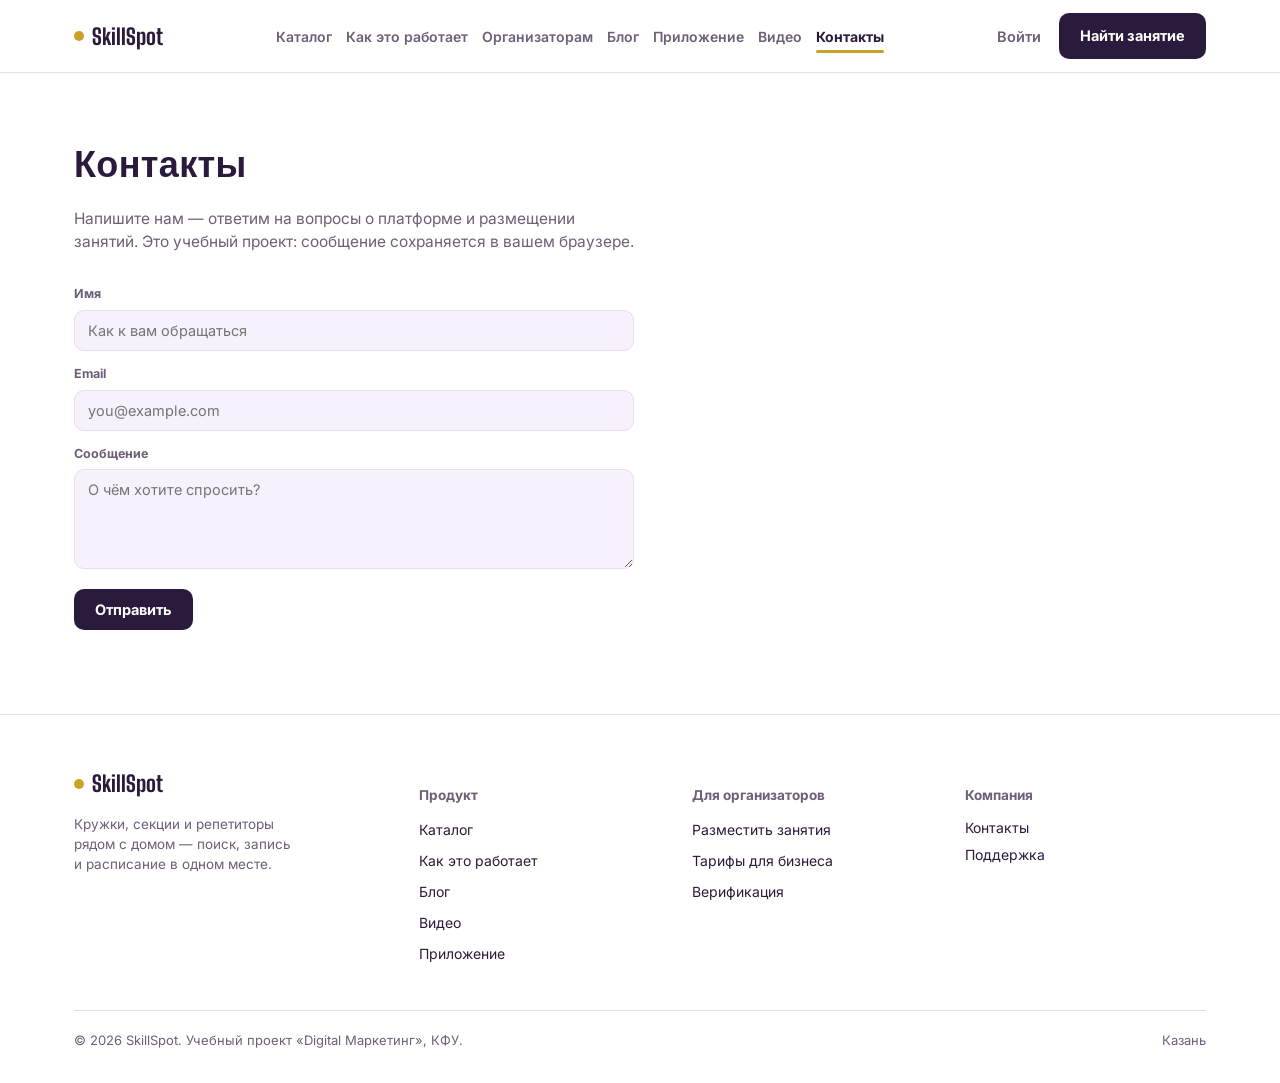
<file: contacts.html>
<!DOCTYPE html>
<html lang="ru">
<head>
<meta charset="UTF-8">
<meta name="viewport" content="width=device-width, initial-scale=1, viewport-fit=cover">
<title>Контакты — SkillSpot</title>
<meta name="description" content="Связаться с командой SkillSpot.">
<meta name="keywords" content="кружки для детей, секции рядом с домом, репетиторы Казань, детские студии, запись на занятия онлайн, расписание кружков, дополнительное образование, SkillSpot">
<meta name="author" content="SkillSpot">
<meta name="robots" content="index, follow">
<link rel="canonical" href="https://skillspot.ru/">

<!-- Open Graph -->
<meta property="og:type" content="website">
<meta property="og:locale" content="ru_RU">
<meta property="og:site_name" content="SkillSpot">
<meta property="og:title" content="SkillSpot — кружки, секции и репетиторы рядом с домом">
<meta property="og:description" content="Поиск, сравнение и онлайн-запись на кружки, секции и к репетиторам. Расписание само синхронизируется с календарём.">
<meta property="og:url" content="https://skillspot.ru/">
<meta name="twitter:card" content="summary">
<meta name="twitter:title" content="SkillSpot — кружки, секции и репетиторы рядом с домом">
<meta name="twitter:description" content="Поиск, сравнение и онлайн-запись на кружки, секции и к репетиторам в одном месте.">

<link rel="preconnect" href="https://fonts.googleapis.com">
<link rel="preconnect" href="https://fonts.gstatic.com" crossorigin>
<link href="https://fonts.googleapis.com/css2?family=Big+Shoulders+Display:wght@600;700;800;900&family=Inter:wght@400;500;600;700&display=swap" rel="stylesheet">

<!--
  Яндекс.Вебмастер: подтверждение прав на сайт через meta-тег.
  После регистрации сайта в Яндекс.Вебмастере вставьте сюда свой код подтверждения:
  <meta name="yandex-verification" content="ВАШ_КОД_ПОДТВЕРЖДЕНИЯ" />
-->

<script type="application/ld+json">
{
  "@context": "https://schema.org",
  "@type": "Organization",
  "name": "SkillSpot",
  "url": "https://skillspot.ru/",
  "description": "Онлайн-платформа для поиска и записи на кружки, секции и к репетиторам.",
  "areaServed": "Казань",
  "sameAs": []
}
</script>
<style>
  :root{
    box-sizing:border-box;
    padding-top:env(safe-area-inset-top,0px);
    padding-bottom:env(safe-area-inset-bottom,0px);

    --ink:#2A1B3D;
    --paper:#FFFFFF;
    --paper-2:#F6F1FA;
    --sub:#6B6078;
    --line:#E6DEEF;

    --brand:#6B3FA0;
    --brand-ink:#3F2461;
    --brand-tint:#EEE4F7;

    --mustard:#C9A227;
    --mustard-ink:#6B4E0F;
    --green:#4C8F58;
    --green-ink:#254A2C;

    --sport:#5FA36B;
    --art:#C9A227;
    --music:#6B3FA0;
    --lang:#3E7A4A;
    --tutor:#A5821F;
    --dance:#8B5FBE;
    --fitness:#4C8F58;
    --school:#7A5D12;

    --shadow: 0 20px 45px rgba(107,63,160,0.16);
    --shadow-sm: 0 8px 20px rgba(107,63,160,0.12);
  }
  html{scroll-padding-top:76px; scroll-behavior:smooth;}
  @media (prefers-reduced-motion: reduce){ html{scroll-behavior:auto;} }
  *{box-sizing:border-box;}
  ::selection{ background:var(--brand-tint); color:var(--brand-ink); }

  @media (prefers-color-scheme: dark){
    :root:not([data-theme="light"]){
      --ink:#F1EEF7; --paper:#1E1730; --paper-2:#241B3A; --sub:#C7BBDD; --line:#3A2D55;
      --brand-tint:#33254D;
    }
  }
  :root[data-theme="dark"]{
    --ink:#F1EEF7; --paper:#1E1730; --paper-2:#241B3A; --sub:#C7BBDD; --line:#3A2D55;
    --brand-tint:#33254D;
  }

  body{
    margin:0; background:var(--paper); color:var(--ink);
    font-family:"Inter",-apple-system,BlinkMacSystemFont,"Segoe UI",Roboto,Arial,sans-serif;
    -webkit-font-smoothing:antialiased;
    font-size:16px; line-height:1.5;
  }
  h1,h2,h3{
    font-family:"Big Shoulders Display","Arial Narrow",Arial,sans-serif;
    font-weight:800; letter-spacing:0.01em; margin:0; color:var(--ink);
  }
  a{color:inherit; text-decoration:none;}
  img,svg{display:block; max-width:100%;}
  :focus-visible{ outline:2.5px solid var(--mustard); outline-offset:2px; border-radius:4px; }
  button{ font-family:inherit; }

  ::-webkit-scrollbar{ width:10px; height:10px; }
  ::-webkit-scrollbar-track{ background:var(--paper-2); }
  ::-webkit-scrollbar-thumb{ background:var(--brand); border-radius:8px; }
  html{ scrollbar-color:var(--brand) var(--paper-2); }

  .wrap{ max-width:1180px; margin:0 auto; padding:0 24px; }
  section{ padding:84px 0; }
  @media (max-width:720px){ section{ padding:56px 0; } }

  /* ---------- header ---------- */
  header.site{
    position:sticky; top:0; z-index:50;
    background:color-mix(in srgb, var(--paper) 90%, transparent);
    backdrop-filter: blur(10px);
    border-bottom:1px solid var(--line);
    padding-top:env(safe-area-inset-top,0px);
  }
  .nav{ display:flex; align-items:center; justify-content:space-between; height:72px; }
  .logo{ display:flex; align-items:center; gap:8px; font-family:"Big Shoulders Display",sans-serif; font-weight:800; font-size:22px; }
  .logo .dot{ width:10px; height:10px; border-radius:50%; background:var(--mustard); }
  nav.links{ display:flex; gap:28px; font-size:14.5px; font-weight:600; }
  nav.links a{ color:var(--sub); position:relative; }
  nav.links a:hover{ color:var(--ink); }
  .nav-right{ display:flex; align-items:center; gap:18px; }
  .nav-right .login{ font-size:14.5px; font-weight:600; color:var(--sub); }
  .btn{
    display:inline-flex; align-items:center; justify-content:center; gap:6px;
    padding:11px 20px; border-radius:10px; font-weight:700; font-size:14.5px;
    border:1.5px solid transparent; cursor:pointer; white-space:nowrap;
    transition:transform .18s ease, box-shadow .18s ease, background .18s ease;
  }
  @media (prefers-reduced-motion: reduce){ .btn{ transition:none; } }
  .btn-primary{ background:var(--ink); color:var(--paper); }
  .btn-primary:hover{ transform:translateY(-2px); box-shadow:var(--shadow-sm); }
  .btn-mustard{ background:var(--mustard); color:#3A2B04; }
  .btn-mustard:hover{ transform:translateY(-2px); box-shadow:0 14px 30px rgba(201,162,39,0.35); }
  .btn-outline{ background:transparent; border-color:var(--line); color:var(--ink); }
  .btn-outline:hover{ border-color:var(--brand); color:var(--brand); }
  .btn-sm{ padding:8px 14px; font-size:13px; border-radius:8px; }
  .btn:active{ transform:translateY(0); }

  .burger{ display:none; background:none; border:none; padding:6px; cursor:pointer; }
  .burger span{ display:block; width:22px; height:2px; background:var(--ink); margin:5px 0; }
  @media (max-width:860px){
    nav.links{ display:none; }
    .nav-right .login{ display:none; }
    .burger{ display:block; }
  }
  .mobile-panel{ display:none; flex-direction:column; gap:14px; padding:16px 24px 24px; border-top:1px solid var(--line); }
  .mobile-panel.open{ display:flex; }
  .mobile-panel a{ font-weight:600; color:var(--ink); }
  .mobile-panel a.btn{ color:var(--paper); }

  /* ---------- scrollspy rail ---------- */
  .rail{
    position:fixed; right:22px; top:50%; transform:translateY(-50%);
    display:flex; flex-direction:column; gap:14px; z-index:45;
  }
  .rail a{ width:9px; height:9px; border-radius:50%; background:var(--line); display:block; transition:transform .2s ease, background .2s ease; }
  .rail a.active{ background:var(--brand); transform:scale(1.5); }
  @media (max-width:1040px){ .rail{ display:none; } }

  /* ---------- hero ---------- */
  .hero{
    position:relative; overflow:hidden; padding:88px 0 96px;
    background:var(--ink); color:#F4F0FA;
  }
  .glow{ position:absolute; border-radius:50%; filter:blur(70px); opacity:.55; pointer-events:none; }
  .glow-1{ width:420px; height:420px; background:var(--mustard); top:-140px; right:-100px; }
  .glow-2{ width:360px; height:360px; background:var(--green); bottom:-160px; right:220px; }
  .hero-grid{ position:relative; display:grid; grid-template-columns:1.05fr 0.95fr; gap:52px; align-items:center; z-index:2; }
  @media (max-width:900px){ .hero-grid{ grid-template-columns:1fr; gap:40px; } }
  .eyebrow-free{ font-size:14.5px; color:#D9C9F0; font-weight:700; margin-bottom:14px; }
  h1.hero-title{ font-size:54px; line-height:1.03; margin-bottom:20px; color:#fff; }
  @media (max-width:520px){ h1.hero-title{ font-size:36px; } }
  .hero p.lead{ font-size:17px; color:#CFC2E6; max-width:480px; margin-bottom:28px; }

  .finder{
    display:flex; gap:10px; flex-wrap:wrap; background:rgba(255,255,255,0.07);
    border:1px solid rgba(255,255,255,0.16); border-radius:14px; padding:10px;
  }
  .finder select, .finder input{
    border:1px solid rgba(255,255,255,0.18); background:rgba(255,255,255,0.06); color:#fff;
    border-radius:9px; padding:11px 12px; font-size:14px; font-family:inherit;
    flex:1; min-width:130px;
  }
  .finder select option{ color:#111; }
  .finder input::placeholder{ color:#C7BBDD; }
  .finder .btn{ flex:0 0 auto; }
  @media (max-width:520px){ .finder{ flex-direction:column; } .finder select, .finder input{ min-width:100%; } }

  .trust-line{ margin-top:16px; font-size:13.5px; color:#B8A9D4; }
  .trust-line b{ color:#fff; }

  /* interactive planner card */
  .schedule-card{
    background:var(--paper); border-radius:20px; box-shadow:var(--shadow); padding:20px; position:relative; color:var(--ink);
  }
  .schedule-head{ display:flex; justify-content:space-between; align-items:baseline; margin-bottom:14px; }
  .schedule-head .cal-title{ font-family:"Big Shoulders Display",sans-serif; font-weight:800; font-size:19px; }
  .schedule-head .cal-sub{ font-size:12px; color:var(--sub); }
  .week{ display:grid; grid-template-columns:repeat(7,1fr); gap:6px; }
  .day{ display:flex; flex-direction:column; gap:6px; }
  .day .d-label{ font-size:11px; text-align:center; color:var(--sub); font-weight:700; }
  .slot{ border-radius:8px; padding:6px 5px; font-size:9.5px; line-height:1.25; color:#fff; font-weight:600; min-height:38px; display:flex; align-items:center; justify-content:center; text-align:center; }
  .slot.empty{ background:var(--paper-2); border:1px dashed var(--line); min-height:38px; color:var(--sub); cursor:pointer; font-size:16px; font-weight:400; position:relative; }
  .slot.empty:hover{ border-color:var(--brand); color:var(--brand); }
  .add-menu{
    position:absolute; z-index:10; background:var(--paper); border:1px solid var(--line); border-radius:10px;
    box-shadow:var(--shadow); padding:6px; display:none; flex-direction:column; gap:3px; min-width:120px;
  }
  .add-menu.open{ display:flex; }
  .add-menu button{
    border:none; background:none; text-align:left; font-size:11px; padding:6px 8px; border-radius:6px; cursor:pointer;
    display:flex; align-items:center; gap:6px; color:var(--ink);
  }
  .add-menu button:hover{ background:var(--paper-2); }
  .add-menu .sw{ width:8px; height:8px; border-radius:50%; flex:0 0 auto; }
  .legend-row{ display:flex; gap:14px; flex-wrap:wrap; margin-top:16px; font-size:11.5px; color:var(--sub); }
  .legend-row .lg{ display:flex; align-items:center; gap:6px; }
  .legend-row .sq{ width:9px; height:9px; border-radius:2px; }
  .plan-count{
    position:absolute; right:16px; bottom:-16px; background:var(--brand); color:#fff;
    font-size:11.5px; font-weight:700; padding:8px 14px; border-radius:10px; box-shadow:var(--shadow-sm);
  }

  /* ---------- marquee ---------- */
  .marquee-wrap{ overflow:hidden; border-top:1px solid var(--line); border-bottom:1px solid var(--line); background:var(--paper-2); padding:16px 0; }
  .marquee{ display:flex; gap:14px; width:max-content; animation:scroll-left 32s linear infinite; }
  @media (prefers-reduced-motion: reduce){ .marquee{ animation:none; flex-wrap:wrap; } }
  .marquee-wrap:hover .marquee{ animation-play-state:paused; }
  @keyframes scroll-left{ from{ transform:translateX(0); } to{ transform:translateX(-50%); } }
  .m-chip{ display:flex; align-items:center; gap:8px; padding:9px 18px; border-radius:999px; background:var(--paper); border:1px solid var(--line); font-weight:700; font-size:14px; white-space:nowrap; }
  .m-chip .dot{ width:8px; height:8px; border-radius:50%; }

  /* ---------- stats ---------- */
  .stats-grid{ display:grid; grid-template-columns:repeat(4,1fr); }
  @media (max-width:760px){ .stats-grid{ grid-template-columns:repeat(2,1fr); } }
  .stat{ padding:0 24px; border-left:1px solid var(--line); }
  .stat:first-child{ border-left:none; padding-left:0; }
  @media (max-width:760px){ .stat:nth-child(2n+1){ border-left:none; padding-left:0; } }
  .stat b{ display:block; font-family:"Big Shoulders Display",sans-serif; font-size:44px; font-weight:800; color:var(--brand); }
  .stat span{ font-size:13.5px; color:var(--sub); }

  /* ---------- categories heading ---------- */
  h2.section-title{ font-size:36px; margin-bottom:10px; }
  p.section-lead{ color:var(--sub); font-size:15.5px; max-width:560px; margin-bottom:32px; }

  /* ---------- journey / how it works ---------- */
  .journey{ position:relative; }
  .journey-line{ position:absolute; left:0; right:0; top:19px; height:2px; background:var(--line); }
  @media (max-width:760px){ .journey-line{ display:none; } }
  .steps{ display:grid; grid-template-columns:repeat(4,1fr); gap:22px; position:relative; }
  @media (max-width:900px){ .steps{ grid-template-columns:repeat(2,1fr); } }
  @media (max-width:520px){ .steps{ grid-template-columns:1fr; } }
  .step .num{
    width:38px; height:38px; border-radius:50%; background:var(--paper); border:2px solid var(--brand);
    color:var(--brand); font-family:"Big Shoulders Display",sans-serif; font-size:17px; font-weight:800;
    display:flex; align-items:center; justify-content:center; margin-bottom:14px; position:relative; z-index:2;
  }
  .step h3{ font-size:18px; font-weight:700; margin:0 0 6px; font-family:"Inter",sans-serif; }
  .step p{ font-size:14px; color:var(--sub); margin:0; }

  /* ---------- providers ---------- */
  .filter-row{ display:flex; gap:10px; flex-wrap:wrap; margin-bottom:26px; }
  .filter-btn{
    border:1.5px solid var(--line); background:var(--paper); color:var(--ink); border-radius:999px;
    padding:9px 16px; font-size:13.5px; font-weight:700; cursor:pointer; display:flex; align-items:center; gap:7px;
    transition:border-color .15s ease, color .15s ease;
  }
  .filter-btn .dot{ width:8px; height:8px; border-radius:50%; }
  .filter-btn.active{ border-color:var(--ink); background:var(--ink); color:#fff; }
  .filter-btn.active .dot{ box-shadow:0 0 0 2px rgba(255,255,255,0.5); }

  .prov-grid{ display:grid; grid-template-columns:repeat(3,1fr); gap:18px; grid-auto-flow:dense; }
  @media (max-width:900px){ .prov-grid{ grid-template-columns:repeat(2,1fr); } }
  @media (max-width:600px){ .prov-grid{ grid-template-columns:1fr; } }
  .prov-card{
    border:1px solid var(--line); border-radius:16px; padding:20px; background:var(--paper);
    display:flex; flex-direction:column; gap:10px; transition:transform .18s ease, box-shadow .18s ease;
  }
  .prov-card:hover{ transform:translateY(-3px); box-shadow:var(--shadow-sm); }
  .prov-card.big{ grid-row:span 2; justify-content:space-between; background:var(--brand-tint); border-color:transparent; }
  .prov-card.hidden{ display:none; }
  .prov-top{ display:flex; align-items:center; gap:8px; }
  .prov-top .dot{ width:9px; height:9px; border-radius:50%; }
  .prov-top span{ font-size:12.5px; color:var(--sub); font-weight:600; }
  .prov-card h3{ font-family:"Inter",sans-serif; font-size:18px; font-weight:700; }
  .prov-card.big h3{ font-size:24px; font-family:"Big Shoulders Display",sans-serif; }
  .prov-card p{ font-size:13.5px; color:var(--sub); margin:0; }
  .prov-meta{ display:flex; justify-content:space-between; align-items:center; font-size:13.5px; margin-top:auto; padding-top:8px; }
  .prov-meta b{ font-size:15px; }
  .rating{ color:var(--mustard-ink); font-weight:700; }
  .empty-state{ display:none; text-align:center; padding:40px 0; color:var(--sub); font-size:14.5px; }
  .empty-state.show{ display:block; }

  /* ---------- audience tabs ---------- */
  .tabs{ display:flex; gap:10px; margin-bottom:24px; }
  .tab-btn{
    border:1.5px solid var(--line); background:var(--paper); color:var(--sub); font-weight:700; font-size:14.5px;
    border-radius:999px; padding:10px 20px; cursor:pointer;
  }
  .tab-btn.active{ background:var(--ink); color:#fff; border-color:var(--ink); }
  .tab-panel{ display:none; border:1px solid var(--line); border-radius:18px; padding:36px; background:var(--paper-2); }
  .tab-panel.active{ display:block; }
  .tab-panel h3{ font-family:"Big Shoulders Display",sans-serif; font-size:26px; margin-bottom:16px; }
  .tab-panel ul{ list-style:none; margin:0 0 22px; padding:0; display:grid; grid-template-columns:1fr 1fr; gap:12px 24px; }
  @media (max-width:600px){ .tab-panel ul{ grid-template-columns:1fr; } }
  .tab-panel li{ font-size:14.5px; color:var(--ink); display:flex; gap:10px; align-items:flex-start; }
  .tab-panel li svg{ flex:0 0 auto; margin-top:3px; color:var(--brand); }

  /* ---------- app ---------- */
  .app-grid{ display:grid; grid-template-columns:1fr 0.9fr; gap:48px; align-items:center; }
  @media (max-width:900px){ .app-grid{ grid-template-columns:1fr; } }
  .app-badges{ display:flex; gap:10px; margin-top:22px; flex-wrap:wrap; }
  .app-badge{ border:1.5px solid var(--line); border-radius:10px; padding:10px 16px; font-size:13.5px; font-weight:700; }
  .phone{ background:var(--ink); border-radius:32px; padding:14px; max-width:280px; margin:0 auto; box-shadow:var(--shadow); }
  .phone-screen{ background:var(--paper); border-radius:22px; padding:16px; min-height:420px; }
  .phone-app-title{ font-family:"Big Shoulders Display",sans-serif; font-weight:800; font-size:17px; margin-bottom:12px; }
  .phone-item{ display:flex; gap:10px; align-items:center; border:1px solid var(--line); border-radius:10px; padding:9px 10px; margin-bottom:8px; }
  .phone-item .sq{ width:8px; height:8px; border-radius:50%; flex:0 0 auto; }
  .phone-item div span{ display:block; font-size:11px; color:var(--sub); }
  .phone-item div b{ font-size:12.5px; }

  /* ---------- reviews carousel ---------- */
  .rev-head{ display:flex; justify-content:space-between; align-items:flex-end; margin-bottom:24px; gap:16px; flex-wrap:wrap; }
  .rev-nav{ display:flex; gap:8px; }
  .rev-nav button{ width:38px; height:38px; border-radius:50%; border:1.5px solid var(--line); background:var(--paper); cursor:pointer; font-size:16px; }
  .rev-nav button:hover{ border-color:var(--brand); color:var(--brand); }
  .rev-scroll{ display:flex; gap:18px; overflow-x:auto; scroll-snap-type:x mandatory; padding-bottom:6px; scrollbar-width:none; }
  .rev-scroll::-webkit-scrollbar{ display:none; }
  .rev-card{ border:1px solid var(--line); border-radius:16px; padding:22px; background:var(--paper); scroll-snap-align:start; flex:0 0 320px; }
  .rev-quote{ font-size:15px; margin-bottom:16px; }
  .rev-who{ display:flex; align-items:center; gap:10px; }
  .avatar{ width:34px; height:34px; border-radius:50%; display:flex; align-items:center; justify-content:center; color:#fff; font-weight:700; font-size:13px; flex:0 0 auto; }
  .rev-who div b{ font-size:13.5px; display:block; }
  .rev-who div span{ font-size:12px; color:var(--sub); }

  /* ---------- loyalty ---------- */
  .loyalty{ background:var(--ink); color:#F4F0FA; border-radius:24px; padding:48px; position:relative; overflow:hidden; }
  .loyalty-grid{ display:grid; grid-template-columns:1.2fr 1fr; gap:32px; align-items:center; position:relative; z-index:2; }
  @media (max-width:800px){ .loyalty-grid{ grid-template-columns:1fr; } }
  .loyalty h2{ color:#fff; font-size:30px; margin-bottom:12px; }
  .loyalty p{ color:#CFC2E6; font-size:15px; max-width:440px; }
  .progress-wrap{ margin-top:22px; }
  .progress-label{ display:flex; justify-content:space-between; font-size:12.5px; color:#CFC2E6; margin-bottom:8px; }
  .progress-track{ height:10px; border-radius:999px; background:rgba(255,255,255,0.12); overflow:hidden; }
  .progress-fill{ height:100%; width:0%; border-radius:999px; background:linear-gradient(90deg,var(--mustard),var(--green)); transition:width 1.1s cubic-bezier(.2,.8,.2,1); }
  @media (prefers-reduced-motion: reduce){ .progress-fill{ transition:none; } }
  .loy-list{ display:flex; flex-direction:column; gap:14px; }
  .loy-item{ display:flex; gap:12px; align-items:flex-start; background:rgba(255,255,255,0.07); border-radius:12px; padding:14px 16px; }
  .loy-item b{ display:block; font-size:14.5px; color:#fff; }
  .loy-item span{ font-size:13px; color:#CFC2E6; }

  /* ---------- cta band ---------- */
  .cta-band{
    border-radius:24px; padding:52px; background:var(--mustard); color:#3A2B04;
    display:flex; justify-content:space-between; align-items:center; gap:24px; flex-wrap:wrap;
  }
  .cta-band h2{ font-size:32px; max-width:520px; color:#3A2B04; }
  .cta-band .btn-primary{ background:#3A2B04; }

  /* ---------- editable content & video blocks ---------- */
  .edit-head{ display:flex; justify-content:space-between; align-items:flex-end; gap:16px; margin-bottom:20px; flex-wrap:wrap; }
  .edit-toggle{ display:none; }
  .content-view{ font-size:15.5px; color:var(--ink); line-height:1.75; max-width:720px; white-space:pre-wrap; }
  .content-edit textarea{
    width:100%; min-height:170px; border:1px solid var(--line); border-radius:12px; padding:14px;
    font-family:inherit; font-size:14.5px; resize:vertical; background:var(--paper); color:var(--ink);
  }
  .edit-actions{ display:flex; gap:10px; margin-top:12px; }
  .video-view{
    border:1px solid var(--line); border-radius:18px; overflow:hidden; background:var(--paper-2);
    min-height:280px; display:flex; align-items:center; justify-content:center;
  }
  .video-view video{ width:100%; max-height:520px; display:block; background:#000; }
  .video-placeholder{ color:var(--sub); font-size:14.5px; padding:70px 20px; text-align:center; max-width:340px; }
  .video-edit{ border:1px dashed var(--line); border-radius:16px; padding:22px; background:var(--paper-2); }
  .video-edit input[type="text"]{
    width:100%; border:1px solid var(--line); border-radius:10px; padding:11px 14px;
    font-size:14px; font-family:inherit; background:var(--paper); color:var(--ink);
  }
  .upload-hint{ font-size:12.5px; color:var(--sub); margin-top:10px; min-height:1em; }
  [hidden]{ display:none !important; }

  /* ---------- live-app motion layer ---------- */
  header.site{ transition:box-shadow .25s ease; }
  header.site.scrolled{ box-shadow:0 10px 28px rgba(42,27,61,0.10); }
  .nav{ transition:height .25s ease; }
  header.site.scrolled .nav{ height:60px; }

  .reveal{ opacity:0; transform:translateY(20px); transition:opacity .65s cubic-bezier(.2,.8,.2,1), transform .65s cubic-bezier(.2,.8,.2,1); }
  .reveal.in-view{ opacity:1; transform:translateY(0); }
  .reveal-stagger.in-view > *{ transition-delay:calc(var(--stagger-i, 0) * 70ms); }

  @media (prefers-reduced-motion: no-preference){
    @keyframes heroIn{ from{ opacity:0; transform:translateY(18px); } to{ opacity:1; transform:translateY(0); } }
    .hero-grid > div:first-child > *{ opacity:0; animation:heroIn .7s ease forwards; }
    .hero-grid > div:first-child > *:nth-child(1){ animation-delay:.05s; }
    .hero-grid > div:first-child > *:nth-child(2){ animation-delay:.15s; }
    .hero-grid > div:first-child > *:nth-child(3){ animation-delay:.25s; }
    .hero-grid > div:first-child > *:nth-child(4){ animation-delay:.35s; }
    .hero-grid > div:first-child > *:nth-child(5){ animation-delay:.45s; }
    .schedule-card{ opacity:0; animation:heroIn .7s ease forwards; animation-delay:.3s; }

    @keyframes floaty{ 0%,100%{ transform:translateY(0) scale(1); } 50%{ transform:translateY(-20px) scale(1.04); } }
    .glow-1{ animation:floaty 9s ease-in-out infinite; }
    .glow-2{ animation:floaty 11s ease-in-out infinite; animation-delay:-4s; }

    @keyframes popIn{ from{ transform:scale(.78); opacity:.3; } to{ transform:scale(1); opacity:1; } }
    .slot.pop{ animation:popIn .4s cubic-bezier(.2,.9,.3,1.3); }
  }

  .prov-card{ transition:opacity .3s ease, transform .3s ease, box-shadow .18s ease; }
  .prov-card.prov-hide{ opacity:0; transform:scale(.93); }
  .empty-state{ transition:opacity .25s ease; }

  .tab-panel{ display:none; opacity:0; transform:translateY(8px); transition:opacity .3s ease, transform .3s ease; }
  .tab-panel.active{ opacity:1; transform:translateY(0); }

  .btn{ position:relative; overflow:hidden; }
  .btn .ripple{
    position:absolute; border-radius:50%; transform:scale(0); opacity:.5; pointer-events:none;
    background:rgba(0,0,0,0.14); animation:rippleAnim .6s ease-out forwards;
  }
  .btn-primary .ripple, .btn-mustard .ripple{ background:rgba(255,255,255,0.5); }
  @keyframes rippleAnim{ to{ transform:scale(2.6); opacity:0; } }

  .toast-wrap{
    position:fixed; left:50%; bottom:24px; transform:translateX(-50%); z-index:70;
    display:flex; flex-direction:column; gap:8px; align-items:center; pointer-events:none;
    width:100%; padding:0 16px;
  }
  .toast{
    background:var(--ink); color:#fff; font-size:13.5px; font-weight:600; padding:12px 20px;
    border-radius:999px; box-shadow:var(--shadow); opacity:0; transform:translateY(14px) scale(.98);
    transition:opacity .3s ease, transform .3s ease; max-width:360px; text-align:center;
  }
  .toast.show{ opacity:1; transform:translateY(0) scale(1); }

  .to-top{
    position:fixed; left:22px; bottom:22px; width:46px; height:46px; border-radius:50%;
    background:var(--ink); color:#fff; border:none; font-size:19px; cursor:pointer;
    opacity:0; pointer-events:none; transform:translateY(12px) scale(.9);
    transition:opacity .25s ease, transform .25s ease, background .2s ease;
    z-index:45; box-shadow:var(--shadow-sm);
  }
  .to-top.show{ opacity:1; pointer-events:auto; transform:translateY(0) scale(1); }
  .to-top:hover{ background:var(--brand); }
  @media (max-width:1040px){ .to-top{ left:16px; bottom:16px; } }

  .rev-dots{ display:flex; gap:7px; justify-content:center; margin-top:18px; }
  .rev-dots button{
    width:8px; height:8px; border-radius:999px; border:none; background:var(--line);
    cursor:pointer; padding:0; transition:width .25s ease, background .25s ease;
  }
  .rev-dots button.active{ width:22px; background:var(--brand); }

  .finder .btn[data-loading="1"]{ pointer-events:none; opacity:.85; }
  .login{ background:none; border:none; font-size:14.5px; font-weight:600; color:var(--sub); cursor:pointer; font-family:inherit; padding:0; }
  .login:hover{ color:var(--ink); }

  /* ---------- generic overlay (login / contact / article lightbox) ---------- */
  .overlay{
    position:fixed; inset:0; z-index:90; background:rgba(20,14,30,0.55);
    display:none; align-items:flex-start; justify-content:center;
    padding:48px 16px; overflow-y:auto;
    opacity:0; transition:opacity .22s ease;
  }
  .overlay.open{ display:flex; }
  .overlay.show{ opacity:1; }
  .overlay-box{
    background:var(--paper); border-radius:18px; max-width:640px; width:100%;
    padding:36px; position:relative; box-shadow:var(--shadow);
    transform:translateY(16px) scale(.98); transition:transform .25s cubic-bezier(.2,.8,.2,1);
  }
  .overlay.show .overlay-box{ transform:translateY(0) scale(1); }
  @media (prefers-reduced-motion: reduce){ .overlay, .overlay-box{ transition:none; } }
  .overlay-box.wide{ max-width:760px; }
  .overlay-close{
    position:absolute; right:16px; top:16px; width:36px; height:36px; border-radius:50%;
    border:1px solid var(--line); background:var(--paper); font-size:19px; line-height:1; cursor:pointer; color:var(--sub);
  }
  .overlay-close:hover{ color:var(--ink); border-color:var(--brand); }
  .overlay-box h3{ font-size:24px; margin-bottom:6px; padding-right:30px; }
  .overlay-box .ov-sub{ font-size:13.5px; color:var(--sub); margin-bottom:22px; }
  .ov-field{ margin-bottom:14px; }
  .ov-field label{ display:block; font-size:12.5px; font-weight:700; color:var(--sub); margin-bottom:6px; }
  .ov-field input, .ov-field textarea{
    width:100%; border:1px solid var(--line); border-radius:10px; padding:11px 13px;
    font-size:14.5px; font-family:inherit; background:var(--paper-2); color:var(--ink);
  }
  .ov-field textarea{ min-height:100px; resize:vertical; }
  .ov-note{ font-size:12.5px; color:var(--sub); margin-top:14px; }

  /* ---------- blog ---------- */
  .blog-grid{ display:grid; grid-template-columns:repeat(3,1fr); gap:20px; margin-bottom:40px; }
  @media (max-width:900px){ .blog-grid{ grid-template-columns:repeat(2,1fr); } }
  @media (max-width:600px){ .blog-grid{ grid-template-columns:1fr; } }
  .blog-card{
    border:1px solid var(--line); border-radius:16px; overflow:hidden; background:var(--paper);
    display:flex; flex-direction:column; transition:transform .18s ease, box-shadow .18s ease;
  }
  .blog-card:hover{ transform:translateY(-3px); box-shadow:var(--shadow-sm); }
  .blog-photo{
    aspect-ratio:2/1; position:relative; display:flex; align-items:flex-end; overflow:hidden;
  }
  .blog-photo .ph-icon{ position:absolute; inset:0; display:flex; align-items:center; justify-content:center; opacity:.9; }
  .blog-photo .ph-icon svg{ width:40px; height:40px; }
  .blog-photo .ph-tag{
    position:relative; z-index:2; margin:10px; font-size:10.5px; font-weight:700;
    background:rgba(30,16,52,0.72); color:#fff; padding:4px 9px; border-radius:999px;
  }
  .blog-body{ padding:18px 18px 20px; display:flex; flex-direction:column; gap:8px; flex:1; }
  .blog-body h3{ font-family:"Inter",sans-serif; font-size:16.5px; font-weight:700; line-height:1.3; }
  .blog-body p{ font-size:13.5px; color:var(--sub); margin:0; line-height:1.55; }
  .blog-photo-caption{ font-size:10.5px; color:var(--sub); padding:8px 18px 0; font-style:italic; }

  .blog-feature{
    display:grid; grid-template-columns:1fr 1fr; gap:0; border:1px solid var(--line); border-radius:18px;
    overflow:hidden; background:var(--paper);
  }
  @media (max-width:800px){ .blog-feature{ grid-template-columns:1fr; } }
  .blog-feature .blog-photo{ aspect-ratio:auto; height:100%; min-height:220px; }
  .blog-feature-body{ padding:32px; display:flex; flex-direction:column; justify-content:center; gap:12px; }
  .blog-feature-body .ph-tag-inline{
    font-size:11px; font-weight:700; color:var(--brand-ink); background:var(--brand-tint);
    padding:5px 11px; border-radius:999px; width:fit-content;
  }
  .blog-feature-body h3{ font-size:24px; font-family:"Big Shoulders Display",sans-serif; }
  .blog-feature-body p{ font-size:14.5px; color:var(--sub); margin:0; }

  .blog-video-card{
    border:1px solid var(--line); border-radius:18px; padding:28px; background:var(--paper-2); margin-bottom:40px;
  }
  .blog-video-head{ display:flex; justify-content:space-between; align-items:flex-start; gap:16px; flex-wrap:wrap; margin-bottom:16px; }
  .blog-video-head h3{ font-size:20px; font-family:"Big Shoulders Display",sans-serif; margin-bottom:4px; }
  .blog-video-head p{ font-size:13.5px; color:var(--sub); margin:0; max-width:460px; }


  .reels{ display:grid; grid-template-columns:repeat(5,1fr); gap:14px; margin-bottom:18px; }
  @media (max-width:1000px){ .reels{ grid-template-columns:repeat(3,1fr); } }
  @media (max-width:640px){ .reels{ grid-template-columns:repeat(2,1fr); gap:10px; } }
  .reel{ position:relative; display:block; width:100%; padding:0; border:0; cursor:pointer; border-radius:16px; overflow:hidden; aspect-ratio:9/16; background:#1b1230 center/cover no-repeat; text-align:left; color:#fff; box-shadow:var(--shadow-sm); transition:transform .25s ease, box-shadow .25s ease; }
  .reel::after{ content:""; position:absolute; inset:0; background:linear-gradient(180deg,rgba(20,10,40,0) 45%,rgba(20,10,40,.85) 100%); }
  .reel:hover, .reel:focus-visible{ transform:translateY(-5px) scale(1.02); box-shadow:0 18px 40px rgba(60,30,110,.28); }
  .reel-play{ position:absolute; z-index:2; top:50%; left:50%; width:54px; height:54px; margin:-27px 0 0 -27px; border-radius:50%; background:rgba(255,255,255,.92); color:var(--brand); display:grid; place-items:center; transition:transform .25s ease; }
  .reel:hover .reel-play{ transform:scale(1.12); }
  .reel-cap{ position:absolute; z-index:2; left:12px; right:12px; bottom:12px; }
  .reel-cap b{ display:block; font-size:14.5px; line-height:1.25; }
  .reel-cap span{ font-size:12px; opacity:.85; }
  #sectionsVideoView:empty{ display:none; }
  .ov-video{ display:block; margin:0 auto; width:100%; max-width:380px; max-height:72vh; border-radius:14px; background:#000; }

  .deck{ border:1px solid var(--line); border-radius:20px; background:var(--paper-2); padding:20px; }
  .deck-stage{ position:relative; border-radius:14px; overflow:hidden; background:#1b1230; aspect-ratio:16/9; box-shadow:var(--shadow-sm); }
  .deck-stage img{ position:absolute; inset:0; width:100%; height:100%; object-fit:contain; opacity:0; transition:opacity .45s ease; }
  .deck-stage img.on{ opacity:1; }
  .deck-nav{ position:absolute; top:50%; transform:translateY(-50%); width:44px; height:44px; border-radius:50%; border:0; background:rgba(255,255,255,.9); color:var(--brand); font-size:22px; cursor:pointer; z-index:2; transition:transform .2s; }
  .deck-nav:hover{ transform:translateY(-50%) scale(1.1); }
  .deck-nav.prev{ left:12px; } .deck-nav.next{ right:12px; }
  .deck-bar{ display:flex; align-items:center; justify-content:space-between; gap:14px; flex-wrap:wrap; margin-top:16px; }
  .deck-thumbs{ display:flex; gap:8px; flex-wrap:wrap; }
  .deck-thumbs button{ width:64px; height:36px; padding:0; border:2px solid transparent; border-radius:6px; overflow:hidden; cursor:pointer; opacity:.6; background:none; transition:opacity .2s, border-color .2s; }
  .deck-thumbs button img{ width:100%; height:100%; object-fit:cover; display:block; }
  .deck-thumbs button.on{ opacity:1; border-color:var(--brand); }
  .deck-actions{ display:flex; gap:10px; flex-wrap:wrap; align-items:center; }
  .deck-count{ font-size:13px; color:var(--sub); font-weight:600; }

  .blog-card[data-post]{ cursor:pointer; }
  .blog-card[data-post]:focus-visible{ outline:3px solid var(--mustard); outline-offset:2px; }
  .blog-more{ margin-top:auto; padding-top:6px; font-size:13px; font-weight:700; color:var(--brand); transition:transform .2s; display:inline-block; }
  .blog-card:hover .blog-more{ transform:translateX(4px); }
  .post-cover{ width:100%; height:220px; border-radius:14px; margin:0 0 18px; background-size:cover; background-position:center; }
  .post-tag{ display:inline-block; font-size:11.5px; font-weight:700; color:var(--brand); background:var(--paper-2); padding:4px 10px; border-radius:999px; margin-bottom:10px; }
  .post-cta{ margin-top:18px; }
  .article-body{ font-size:15.5px; line-height:1.75; color:var(--ink); }
  .article-body h2{ font-size:20px; margin:26px 0 10px; font-family:"Inter",sans-serif; font-weight:700; }
  .article-body p{ margin:0 0 14px; }
  .article-body ol, .article-body ul{ margin:0 0 14px; padding-left:22px; }
  .article-body li{ margin-bottom:6px; }
  .article-meta{ font-size:12.5px; color:var(--sub); margin-bottom:18px; }
  .article-photo{ border-radius:12px; margin-bottom:20px; }

  /* schedule card subtle pointer tilt */
  .schedule-card{ transform-style:preserve-3d; will-change:transform; transition:transform .12s ease-out; }

  /* ---------- footer ---------- */
  footer{ border-top:1px solid var(--line); padding:52px 0 32px; }
  .foot-grid{ display:grid; grid-template-columns:1.3fr 1fr 1fr 1fr; gap:32px; margin-bottom:36px; }
  @media (max-width:760px){ .foot-grid{ grid-template-columns:1fr 1fr; } }
  .foot-col h4{ font-size:13.5px; margin-bottom:14px; color:var(--sub); font-weight:700; }
  .foot-col a{ display:block; font-size:14px; margin-bottom:10px; color:var(--ink); }
  .foot-col a:hover{ color:var(--brand); }
  .foot-link-btn{
    display:block; width:100%; text-align:left; font-size:14px; margin-bottom:10px; color:var(--ink);
    background:none; border:none; padding:0; cursor:pointer; font-family:inherit;
  }
  .foot-link-btn:hover{ color:var(--brand); }
  .foot-bottom{ display:flex; justify-content:space-between; align-items:center; flex-wrap:wrap; gap:12px; font-size:13px; color:var(--sub); border-top:1px solid var(--line); padding-top:20px; }

  nav.links a.on{ color:var(--ink); font-weight:700; }
  nav.links a.on:after{ content:""; position:absolute; left:0; right:0; bottom:-6px; height:3px; border-radius:3px; background:var(--mustard); }
  nav.links{ gap:14px !important; } nav.links a{ white-space:nowrap; font-size:14px; }
  @media (max-width:1180px){ nav.links{ display:none; } .burger{ display:block; } }
  main > section:first-child:not(.hero){ padding-top:64px; }
  .inline-form{ max-width:560px; }
</style>
</head>
<body>

<svg width="0" height="0" style="position:absolute">
  <symbol id="ic-check" viewBox="0 0 20 20"><path d="M4 10.5l4 4 8-9" fill="none" stroke="currentColor" stroke-width="2" stroke-linecap="round" stroke-linejoin="round"/></symbol>
  <symbol id="ic-camera" viewBox="0 0 24 24"><path d="M4 8h3l1.5-2h7L17 8h3a1 1 0 0 1 1 1v10a1 1 0 0 1-1 1H4a1 1 0 0 1-1-1V9a1 1 0 0 1 1-1Z" fill="none" stroke="currentColor" stroke-width="1.6" stroke-linejoin="round"/><circle cx="12" cy="14" r="3.4" fill="none" stroke="currentColor" stroke-width="1.6"/></symbol>
  <symbol id="ic-play" viewBox="0 0 24 24"><circle cx="12" cy="12" r="10" fill="none" stroke="currentColor" stroke-width="1.6"/><path d="M10 8.5l6 3.5-6 3.5z" fill="currentColor"/></symbol>
</svg>

<div class="toast-wrap" id="toastWrap" aria-live="polite"></div>
<button class="to-top" id="toTop" aria-label="Наверх">↑</button>

<header class="site">
  <div class="wrap nav">
    <a href="index.html" class="logo"><span class="dot"></span>SkillSpot</a>
    <nav class="links">
      <a href="catalog.html">Каталог</a>
      <a href="index.html#how">Как это работает</a>
      <a href="organizers.html">Организаторам</a>
      <a href="blog.html">Блог</a>
      <a href="app.html">Приложение</a>
      <a href="videos.html">Видео</a>
      <!-- <a href="about.html">О проекте</a> -->
      <a href="contacts.html" class="on">Контакты</a>
    </nav>
    <div class="nav-right">
      <button type="button" class="login" id="loginOpenBtn">Войти</button>
      <a href="catalog.html" class="btn btn-primary">Найти занятие</a>
      <button class="burger" id="burgerBtn" aria-label="Открыть меню" aria-expanded="false">
        <span></span><span></span><span></span>
      </button>
    </div>
  </div>
  <div class="mobile-panel" id="mobilePanel">
    <a href="catalog.html">Каталог</a>
    <a href="index.html#how">Как это работает</a>
    <a href="organizers.html">Организаторам</a>
    <a href="blog.html">Блог</a>
    <a href="app.html">Приложение</a>
    <a href="videos.html">Видео</a>
    <!-- <a href="about.html">О проекте</a> -->
    <a href="contacts.html">Контакты</a>
    <button type="button" class="login" id="loginOpenBtnMobile" style="text-align:left; background:none; border:none; cursor:pointer; padding:0;">Войти</button>
    <a href="catalog.html" class="btn btn-primary btn-sm" style="width:fit-content;">Найти занятие</a>
  </div>
</header>
<!-- generic overlay used for login, contact/support, and the full blog article -->
<div class="overlay" id="overlay">
  <div class="overlay-box" id="overlayBox" role="dialog" aria-modal="true" aria-labelledby="overlayTitle">
    <button type="button" class="overlay-close" id="overlayClose" aria-label="Закрыть">×</button>
    <div id="overlayContent"></div>
  </div>
</div>

<main id="top">
  <section id="contacts">
    <div class="wrap">
      <h2 class="section-title">Контакты</h2>
      <p class="section-lead">Напишите нам — ответим на вопросы о платформе и размещении занятий. Это учебный проект: сообщение сохраняется в вашем браузере.</p>
      <div class="inline-form">
        <form id="pageContactForm">
          <div class="ov-field"><label for="pcName">Имя</label><input id="pcName" type="text" required placeholder="Как к вам обращаться"></div>
          <div class="ov-field"><label for="pcEmail">Email</label><input id="pcEmail" type="email" required placeholder="you@example.com"></div>
          <div class="ov-field"><label for="pcMsg">Сообщение</label><textarea id="pcMsg" required placeholder="О чём хотите спросить?"></textarea></div>
          <button type="submit" class="btn btn-primary">Отправить</button>
        </form>
        <p id="pcThanks" style="display:none;font-weight:700;margin-top:14px;">Спасибо! Сообщение отправлено (демо-режим, без реальной отправки).</p>
      </div>
    </div>
  </section>
</main>

<footer>
  <div class="wrap">
    <div class="foot-grid">
      <div class="foot-col">
        <div class="logo" style="margin-bottom:10px;"><span class="dot"></span>SkillSpot</div>
        <p style="font-size:13.5px; color:var(--sub); max-width:220px;">Кружки, секции и репетиторы рядом с домом — поиск, запись и расписание в одном месте.</p>
      </div>
      <div class="foot-col">
        <h4>Продукт</h4>
        <a href="catalog.html">Каталог</a>
        <a href="index.html#how">Как это работает</a>
        <a href="blog.html">Блог</a>
        <a href="videos.html">Видео</a>
        <a href="app.html">Приложение</a>
      </div>
      <div class="foot-col">
        <h4>Для организаторов</h4>
        <a href="organizers.html" id="footOrgsLink">Разместить занятия</a>
        <a href="organizers.html" id="footPricingLink">Тарифы для бизнеса</a>
        <a href="organizers.html" id="footVerifyLink">Верификация</a>
      </div>
      <div class="foot-col">
        <h4>Компания</h4>
        <!-- <a href="about.html">О проекте</a> -->
        <button type="button" class="foot-link-btn" id="footContactBtn">Контакты</button>
        <button type="button" class="foot-link-btn" id="footSupportBtn">Поддержка</button>
      </div>
    </div>
    <div class="foot-bottom">
      <span>© 2026 SkillSpot. Учебный проект «Digital Маркетинг», КФУ.</span>
      <span>Казань</span>
    </div>
  </div>
</footer>

<script type="application/json" id="page-state">{"content":"SkillSpot — сквозной учебный проект курса «Digital Маркетинг», кафедра маркетинга КФУ, 2026 год.\n\nЗдесь можно рассказать подробнее о продукте, команде и текущей стадии разработки — нажмите «Редактировать» справа, впишите свой текст и сохраните. Текст запоминается в вашем браузере.","videoUrl":null,"videoName":null}</script>
<script>
/* страницы содержат разные разделы: отсутствующие элементы заменяем безопасной заглушкой */
(function(){var g=document.getElementById.bind(document),q=document.querySelector.bind(document);
function d(){var f=function(){return d()};return new Proxy(f,{get:function(t,k){if(k===Symbol.toPrimitive)return function(){return 0};if(k==='length')return 0;if(k==='forEach'||k==='addEventListener'||k==='removeEventListener')return function(){};if(k==='then')return undefined;if(k in t&&k!=='name')return t[k];return d()},set:function(){return true},apply:function(){return d()}})}
document.getElementById=function(i){return g(i)||d()};document.querySelector=function(s){return q(s)||d()};})();
</script>
<script>
(function(){
  "use strict";
  var reduceMotion = window.matchMedia('(prefers-reduced-motion: reduce)').matches;

  /* ---- mobile menu ---- */
  var burger = document.getElementById('burgerBtn');
  var panel = document.getElementById('mobilePanel');
  burger.addEventListener('click', function(){
    var open = panel.classList.toggle('open');
    burger.setAttribute('aria-expanded', open ? 'true' : 'false');
  });
  panel.querySelectorAll('a').forEach(function(a){
    a.addEventListener('click', function(){ panel.classList.remove('open'); burger.setAttribute('aria-expanded','false'); });
  });

  /* ---- toasts ---- */
  var toastWrap = document.getElementById('toastWrap');
  function showToast(msg, ms){
    var t = document.createElement('div');
    t.className = 'toast';
    t.textContent = msg;
    toastWrap.appendChild(t);
    requestAnimationFrame(function(){ t.classList.add('show'); });
    setTimeout(function(){
      t.classList.remove('show');
      t.addEventListener('transitionend', function(){ t.remove(); }, { once:true });
      setTimeout(function(){ if(t.parentNode) t.remove(); }, 500); // fallback
    }, ms || 2200);
  }

  /* ---- generic overlay (login / contact / article lightbox) ---- */
  var overlay = document.getElementById('overlay');
  var overlayBox = document.getElementById('overlayBox');
  var overlayContent = document.getElementById('overlayContent');
  var overlayClose = document.getElementById('overlayClose');
  var lastFocused = null;

  function openOverlay(html, opts){
    opts = opts || {};
    overlayContent.innerHTML = html;
    overlayBox.classList.toggle('wide', !!opts.wide);
    overlay.classList.add('open');
    document.body.style.overflow = 'hidden';
    lastFocused = document.activeElement;
    requestAnimationFrame(function(){ overlay.classList.add('show'); });
    var h3 = overlayContent.querySelector('h3, h2');
    if(h3){ h3.id = h3.id || 'overlayTitle'; overlayBox.setAttribute('aria-labelledby', h3.id); }
    setTimeout(function(){ overlayClose.focus(); }, reduceMotion ? 0 : 230);
  }
  function closeOverlay(){
    overlay.classList.remove('show');
    document.body.style.overflow = '';
    setTimeout(function(){
      overlay.classList.remove('open');
      overlayContent.innerHTML = '';
    }, reduceMotion ? 0 : 220);
    if(lastFocused && lastFocused.focus) lastFocused.focus();
  }
  overlayClose.addEventListener('click', closeOverlay);
  overlay.addEventListener('click', function(e){ if(e.target === overlay) closeOverlay(); });
  document.addEventListener('keydown', function(e){
    if(e.key === 'Escape' && overlay.classList.contains('open')) closeOverlay();
  });

  /* ---- login (demo: no real backend, but the form genuinely responds) ---- */
  function openLoginModal(){
    openOverlay(
      '<h3>Вход в SkillSpot</h3>' +
      '<p class="ov-sub">Демонстрационная версия сайта — вход не подключён к реальным аккаунтам, но форма полностью рабочая.</p>' +
      '<form id="loginForm">' +
        '<div class="ov-field"><label for="loginEmail">Email</label><input id="loginEmail" type="email" required placeholder="you@example.com"></div>' +
        '<div class="ov-field"><label for="loginPass">Пароль</label><input id="loginPass" type="password" required placeholder="••••••••"></div>' +
        '<button type="submit" class="btn btn-primary">Войти</button>' +
      '</form>' +
      '<p class="ov-note">Нет аккаунта? Нажмите «Найти занятие» на сайте — регистрация не требуется для просмотра каталога.</p>'
    );
    document.getElementById('loginForm').addEventListener('submit', function(e){
      e.preventDefault();
      closeOverlay();
      showToast('Демо-режим: вход пока не подключён к реальному серверу');
    });
  }
  document.getElementById('loginOpenBtn').addEventListener('click', openLoginModal);
  var loginMobileBtn = document.getElementById('loginOpenBtnMobile');
  if(loginMobileBtn) loginMobileBtn.addEventListener('click', function(){ panel.classList.remove('open'); openLoginModal(); });

  /* ---- contact / support modal ---- */
  function openContactModal(subjectPreset){
    openOverlay(
      '<h3>Связаться с нами</h3>' +
      '<p class="ov-sub">Напишите нам — это учебный проект, но форма работает: после отправки вы увидите подтверждение.</p>' +
      '<form id="contactForm">' +
        '<div class="ov-field"><label for="cName">Имя</label><input id="cName" type="text" required placeholder="Как к вам обращаться"></div>' +
        '<div class="ov-field"><label for="cEmail">Email</label><input id="cEmail" type="email" required placeholder="you@example.com"></div>' +
        '<div class="ov-field"><label for="cMsg">Сообщение</label><textarea id="cMsg" required placeholder="О чём хотите спросить?"></textarea></div>' +
        '<button type="submit" class="btn btn-primary">Отправить</button>' +
      '</form>'
    );
    if(subjectPreset){
      var msg = document.getElementById('cMsg');
      msg.value = subjectPreset;
    }
    document.getElementById('contactForm').addEventListener('submit', function(e){
      e.preventDefault();
      closeOverlay();
      showToast('Сообщение отправлено — спасибо! (демо-режим, без реальной отправки)');
    });
  }
  document.getElementById('footContactBtn').addEventListener('click', function(){ openContactModal(''); });
  document.getElementById('footSupportBtn').addEventListener('click', function(){ openContactModal('Нужна помощь: '); });
  document.getElementById('placeClassesBtn').addEventListener('click', function(){
    openContactModal('Хочу разместить свои занятия в каталоге SkillSpot. Расскажите, как подключиться: ');
  });

  /* ---- footer: pricing link switches the audience tab to "orgs" and scrolls ---- */
  var footPricingLink = document.getElementById('footPricingLink');
  var footOrgsLink = document.getElementById('footOrgsLink');
  [].forEach(function(link){
    if(!link) return;
    link.addEventListener('click', function(e){
      e.preventDefault();
      showTabSafe('orgs');
      document.getElementById('audience').scrollIntoView({ behavior: reduceMotion ? 'auto' : 'smooth', block:'start' });
    });
  });
  function showTabSafe(key){ if(typeof showTab === 'function') showTab(key); }

  /* ---- ripple feedback on buttons ---- */
  if(!reduceMotion){
    document.addEventListener('click', function(e){
      var btn = e.target.closest ? e.target.closest('.btn') : null;
      if(!btn) return;
      var rect = btn.getBoundingClientRect();
      var size = Math.max(rect.width, rect.height);
      var r = document.createElement('span');
      r.className = 'ripple';
      r.style.width = r.style.height = size + 'px';
      r.style.left = (e.clientX - rect.left - size/2) + 'px';
      r.style.top = (e.clientY - rect.top - size/2) + 'px';
      btn.appendChild(r);
      r.addEventListener('animationend', function(){ r.remove(); });
    });
  }

  /* ---- sticky header shrink + scroll-to-top button ---- */
  var siteHeader = document.querySelector('header.site');
  var toTopBtn = document.getElementById('toTop');
  function onScroll(){
    var y = window.scrollY || window.pageYOffset;
    siteHeader.classList.toggle('scrolled', y > 10);
    toTopBtn.classList.toggle('show', y > 600);
  }
  window.addEventListener('scroll', onScroll, { passive:true });
  onScroll();
  toTopBtn.addEventListener('click', function(){
    window.scrollTo({ top:0, behavior: reduceMotion ? 'auto' : 'smooth' });
  });

  /* ---- scroll reveal for content blocks ---- */
  if('IntersectionObserver' in window){
    var revealEls = document.querySelectorAll(
      '.section-title, .section-lead, .prov-card, .rev-card, .step, .stat, .tab-panel, .loyalty, .cta-band, .blog-card, .blog-feature, .blog-video-card'
    );
    var revealObs = new IntersectionObserver(function(entries){
      entries.forEach(function(en){
        if(en.isIntersecting){ en.target.classList.add('in-view'); revealObs.unobserve(en.target); }
      });
    }, { threshold:0.12, rootMargin:'0px 0px -40px 0px' });
    revealEls.forEach(function(el){ el.classList.add('reveal'); revealObs.observe(el); });
  }

  /* ---- subtle pointer tilt on the hero schedule card (a nice detail, never required) ---- */
  if(!reduceMotion && window.matchMedia('(hover: hover) and (pointer: fine)').matches){
    var tiltCard = document.querySelector('.schedule-card');
    if(tiltCard){
      tiltCard.addEventListener('mousemove', function(e){
        var r = tiltCard.getBoundingClientRect();
        var px = (e.clientX - r.left) / r.width - 0.5;
        var py = (e.clientY - r.top) / r.height - 0.5;
        tiltCard.style.transform = 'perspective(900px) rotateX(' + (py * -4) + 'deg) rotateY(' + (px * 5) + 'deg)';
      });
      tiltCard.addEventListener('mouseleave', function(){
        tiltCard.style.transform = 'perspective(900px) rotateX(0) rotateY(0)';
      });
    }
  }

  /* ---- marquee content (built from category list so it stays in sync) ---- */
  var cats = [
    ["Спорт","sport"], ["Танцы","dance"], ["Творчество","art"], ["Музыка","music"],
    ["Языки","lang"], ["Репетиторы","tutor"], ["Йога и фитнес","fitness"], ["Подготовка к школе","school"]
  ];
  var track = document.getElementById('marqueeTrack');
  function chip(name, key){
    var s = document.createElement('span');
    s.className = 'm-chip';
    s.innerHTML = '<span class="dot" style="background:var(--'+key+')"></span>'+name;
    return s;
  }
  [0,1].forEach(function(){
    cats.forEach(function(c){ track.appendChild(chip(c[0], c[1])); });
  });

  /* ---- interactive weekly planner ---- */
  var days = ["ПН","ВТ","СР","ЧТ","ПТ","СБ","ВС"];
  var preset = [
    { key:"sport", label:"Плавание", color:"var(--sport)" },
    { key:"lang", label:"Английский", color:"var(--lang)" },
    { key:"art", label:"Рисование", color:"var(--art)" },
    { key:"music", label:"Пианино", color:"var(--music)" }
  ];
  // initial state: two pre-filled slots (mon evening, sat morning), rest empty
  var state = [
    [{ label:"Плавание", color:"var(--sport)" }, null],
    [null, null],
    [null, null],
    [null, null],
    [null, null],
    [{ label:"Рисование", color:"var(--art)" }, null],
    [null, null]
  ];
  var weekEl = document.getElementById('week');
  var countEl = document.getElementById('planCount');

  function countFilled(){
    var n = 0;
    state.forEach(function(day){ day.forEach(function(s){ if(s) n++; }); });
    return n;
  }
  function updateCount(){
    var n = countFilled();
    countEl.textContent = n + (n===1 ? ' занятие на неделе' : (n>=2 && n<=4 ? ' занятия на неделе' : ' занятий на неделе'));
  }

  function closeAllMenus(){
    document.querySelectorAll('.add-menu.open').forEach(function(m){ m.classList.remove('open'); });
  }

  var lastChanged = null;

  function renderWeek(){
    weekEl.innerHTML = '';
    days.forEach(function(dayName, di){
      var dayCol = document.createElement('div');
      dayCol.className = 'day';
      var lbl = document.createElement('div');
      lbl.className = 'd-label';
      lbl.textContent = dayName;
      dayCol.appendChild(lbl);

      state[di].forEach(function(item, si){
        if(item){
          var slot = document.createElement('div');
          slot.className = 'slot';
          if(lastChanged && lastChanged[0] === di && lastChanged[1] === si) slot.classList.add('pop');
          slot.style.background = item.color;
          slot.textContent = item.label;
          dayCol.appendChild(slot);
        } else {
          var wrapEl = document.createElement('div');
          wrapEl.style.position = 'relative';
          var empty = document.createElement('div');
          empty.className = 'slot empty';
          empty.textContent = '+';
          empty.setAttribute('aria-label', 'Добавить занятие');
          empty.addEventListener('click', function(e){
            e.stopPropagation();
            var already = wrapEl.querySelector('.add-menu');
            var wasOpen = already && already.classList.contains('open');
            closeAllMenus();
            if(!wasOpen && already){ already.classList.add('open'); }
          });
          var menu = document.createElement('div');
          menu.className = 'add-menu';
          preset.forEach(function(p){
            var b = document.createElement('button');
            b.type = 'button';
            b.innerHTML = '<span class="sw" style="background:'+p.color+'"></span>'+p.label;
            b.addEventListener('click', function(e){
              e.stopPropagation();
              state[di][si] = { label:p.label, color:p.color };
              lastChanged = [di, si];
              renderWeek();
              updateCount();
              showToast('Добавлено в расписание: ' + p.label + ', ' + days[di]);
            });
            menu.appendChild(b);
          });
          wrapEl.appendChild(empty);
          wrapEl.appendChild(menu);
          dayCol.appendChild(wrapEl);
        }
      });
      weekEl.appendChild(dayCol);
    });
  }
  document.addEventListener('click', closeAllMenus);
  renderWeek();
  updateCount();

  /* ---- count-up stats ---- */
  var counters = document.querySelectorAll('[data-count]');
  function animateCounter(el){
    var target = parseInt(el.getAttribute('data-count'), 10);
    var suffix = el.getAttribute('data-suffix') || '';
    if(reduceMotion || target === 0){ el.textContent = target + suffix; return; }
    var dur = 900, start = null;
    function step(ts){
      if(!start) start = ts;
      var p = Math.min(1, (ts - start) / dur);
      el.textContent = Math.round(p * target) + suffix;
      if(p < 1) requestAnimationFrame(step);
    }
    requestAnimationFrame(step);
  }
  if('IntersectionObserver' in window){
    var statObs = new IntersectionObserver(function(entries){
      entries.forEach(function(en){
        if(en.isIntersecting){ animateCounter(en.target); statObs.unobserve(en.target); }
      });
    }, { threshold:0.5 });
    counters.forEach(function(c){ statObs.observe(c); });
  } else {
    counters.forEach(animateCounter);
  }

  /* ---- provider filter (animated show/hide, shared by filter chips + hero search) ---- */
  var filterBtns = document.querySelectorAll('.filter-btn');
  var provCards = document.querySelectorAll('.prov-card');
  var emptyState = document.getElementById('emptyState');
  var catNames = { all:'Все', sport:'Спорт', lang:'Языки', art:'Творчество', music:'Музыка', dance:'Танцы', fitness:'Йога и фитнес' };

  function setCardVisible(card, show){
    if(show){
      card.style.display = '';
      requestAnimationFrame(function(){ card.classList.remove('prov-hide'); });
    } else {
      card.classList.add('prov-hide');
      setTimeout(function(){ if(card.classList.contains('prov-hide')) card.style.display = 'none'; }, reduceMotion ? 0 : 320);
    }
  }

  function applyFilter(key){
    filterBtns.forEach(function(b){ b.classList.toggle('active', b.getAttribute('data-filter') === key); });
    var visible = 0;
    provCards.forEach(function(card){
      var show = (key === 'all') || (card.getAttribute('data-cat') === key);
      setCardVisible(card, show);
      if(show) visible++;
    });
    emptyState.classList.toggle('show', visible === 0);
    return visible;
  }

  filterBtns.forEach(function(btn){
    btn.addEventListener('click', function(){ applyFilter(btn.getAttribute('data-filter')); });
  });

  /* ---- hero search: real filter + scroll + toast, so it behaves like live search ---- */
  var heroSearchBtn = document.getElementById('heroSearchBtn');
  var heroCategorySelect = document.getElementById('heroCategorySelect');
  heroSearchBtn.addEventListener('click', function(){
    if(heroSearchBtn.getAttribute('data-loading') === '1') return;
    var key = heroCategorySelect.value;
    var originalText = heroSearchBtn.textContent;
    heroSearchBtn.setAttribute('data-loading', '1');
    heroSearchBtn.textContent = 'Ищем…';
    setTimeout(function(){
      if(document.querySelectorAll('.prov-card').length===0){ location.href='catalog.html?cat='+encodeURIComponent(key); return; }
      var n = applyFilter(key);
      heroSearchBtn.textContent = originalText;
      heroSearchBtn.removeAttribute('data-loading');
      document.getElementById('providers').scrollIntoView({ behavior: reduceMotion ? 'auto' : 'smooth', block:'start' });
      showToast(n > 0
        ? 'Нашли ' + n + (n===1?' занятие':' занятий') + ' в категории «' + catNames[key] + '»'
        : 'В категории «' + catNames[key] + '» пока пусто — загляните позже');
    }, reduceMotion ? 0 : 650);
  });

  /* ---- audience tabs (crossfade instead of a hard cut) ---- */
  var tabBtns = document.querySelectorAll('.tab-btn');
  var tabPanels = document.querySelectorAll('.tab-panel');
  function showTab(key){
    tabBtns.forEach(function(b){ b.classList.toggle('active', b.getAttribute('data-tab') === key); });
    tabPanels.forEach(function(p){
      var match = p.id === 'tab-' + key;
      if(match){
        p.style.display = 'block';
        requestAnimationFrame(function(){ p.classList.add('active'); });
      } else if(p.classList.contains('active')){
        p.classList.remove('active');
        setTimeout(function(){ if(!p.classList.contains('active')) p.style.display = 'none'; }, reduceMotion ? 0 : 300);
      } else {
        p.style.display = 'none';
      }
    });
  }
  tabBtns.forEach(function(btn){
    btn.addEventListener('click', function(){ showTab(btn.getAttribute('data-tab')); });
  });

  /* ---- reviews carousel controls + dots ---- */
  var revScroll = document.getElementById('revScroll');
  var revCards = document.querySelectorAll('.rev-card');
  var revDots = document.getElementById('revDots');
  revCards.forEach(function(card, i){
    var d = document.createElement('button');
    d.setAttribute('aria-label', 'Отзыв ' + (i+1));
    if(i === 0) d.classList.add('active');
    d.addEventListener('click', function(){
      card.scrollIntoView({ behavior: reduceMotion ? 'auto' : 'smooth', inline:'start', block:'nearest' });
    });
    revDots.appendChild(d);
  });
  if('IntersectionObserver' in window && document.querySelectorAll('.rev-card').length){
    var dotEls = revDots.querySelectorAll('button');
    var revCardObs = new IntersectionObserver(function(entries){
      entries.forEach(function(en){
        if(en.isIntersecting){
          var idx = Array.prototype.indexOf.call(revCards, en.target);
          if(idx > -1){
            dotEls.forEach(function(d){ d.classList.remove('active'); });
            dotEls[idx].classList.add('active');
          }
        }
      });
    }, { root:revScroll, threshold:0.6 });
    revCards.forEach(function(c){ revCardObs.observe(c); });
  }
  document.getElementById('revPrev').addEventListener('click', function(){
    revScroll.scrollBy({ left: -340, behavior: reduceMotion ? 'auto' : 'smooth' });
  });
  document.getElementById('revNext').addEventListener('click', function(){
    revScroll.scrollBy({ left: 340, behavior: reduceMotion ? 'auto' : 'smooth' });
  });

  /* ---- loyalty progress bar reveal ---- */
  var fill = document.getElementById('progressFill');
  if('IntersectionObserver' in window && document.querySelectorAll('#progressFill').length){
    var progObs = new IntersectionObserver(function(entries){
      entries.forEach(function(en){
        if(en.isIntersecting){
          fill.style.width = fill.getAttribute('data-target') + '%';
          progObs.unobserve(en.target);
        }
      });
    }, { threshold:0.4 });
    progObs.observe(fill);
  } else {
    fill.style.width = fill.getAttribute('data-target') + '%';
  }

  /* ---- editable content & video — plain client-side, no external service ----
     Saved with localStorage, so edits persist in THIS browser on THIS device
     across reloads. There is no server behind this file, so edits are not
     shared with other visitors — each person editing sees only their own copy. */
  var STORAGE_KEY = 'skillspot_page_state_v2';
  var pageState = { content:"", videoUrl:null, sectionsVideoUrl:null };
  var stateScriptEl = document.getElementById('page-state');
  if(stateScriptEl){
    try{ pageState = Object.assign(pageState, JSON.parse(stateScriptEl.textContent)); }catch(e){}
  }
  try{
    var saved = localStorage.getItem(STORAGE_KEY);
    if(saved) pageState = Object.assign(pageState, JSON.parse(saved));
  }catch(e){ /* localStorage unavailable (private mode, etc.) — fall back to defaults */ }

  function toEmbedUrl(url){
    var yt = url.match(/(?:youtu\.be\/|youtube\.com\/(?:watch\?v=|embed\/|shorts\/))([\w-]{6,})/);
    if(yt) return 'https://www.youtube.com/embed/' + yt[1];
    return null;
  }
  function renderContentBlock(){
    document.getElementById('contentView').textContent = pageState.content;
  }
  /* uploaded video files live in IndexedDB (localStorage is too small for video) */
  var idbP = null;
  function idb(){
    if(idbP) return idbP;
    idbP = new Promise(function(res,rej){
      var r = indexedDB.open('skillspot_media',1);
      r.onupgradeneeded = function(){ r.result.createObjectStore('files'); };
      r.onsuccess = function(){ res(r.result); };
      r.onerror = function(){ rej(r.error); };
    });
    return idbP;
  }
  function idbPut(k,blob){ return idb().then(function(db){ return new Promise(function(res,rej){ var t=db.transaction('files','readwrite'); t.objectStore('files').put(blob,k); t.oncomplete=res; t.onerror=function(){rej(t.error);}; }); }); }
  function idbGet(k){ return idb().then(function(db){ return new Promise(function(res,rej){ var q=db.transaction('files').objectStore('files').get(k); q.onsuccess=function(){res(q.result);}; q.onerror=function(){rej(q.error);}; }); }); }
  function mountVideo(el, url, h, title){
    var embed = toEmbedUrl(url);
    if(embed){
      el.innerHTML = '<iframe width="100%" height="'+h+'" style="border:0;" src="'+embed+'" title="'+title+'" allowfullscreen loading="lazy"></iframe>';
    } else if(url.indexOf('idb:') === 0){
      el.innerHTML = '<div class="video-placeholder">Загружаю видео…</div>';
      idbGet(url.slice(4)).then(function(b){
        if(!b){ el.innerHTML = '<div class="video-placeholder">Файл не найден в этом браузере. Загрузите видео заново.</div>'; return; }
        el.innerHTML = '<video controls playsinline preload="metadata"></video>';
        el.querySelector('video').src = URL.createObjectURL(b);
      }).catch(function(){ el.innerHTML = '<div class="video-placeholder">Не удалось открыть сохранённое видео.</div>'; });
    } else {
      el.innerHTML = '<video controls playsinline preload="metadata"></video>';
      el.querySelector('video').src = url;
    }
  }
  function renderSectionsVideoBlock(){
    var v = document.getElementById('sectionsVideoView');
    if(!pageState.sectionsVideoUrl){ v.innerHTML = ''; return; }
    mountVideo(v, pageState.sectionsVideoUrl, 420, 'Видео о секциях');
  }
  renderContentBlock();
  renderSectionsVideoBlock();

  // Editing is always available here — this file has no server-side permissions,
  // it is simply your own local copy of the page.
  document.querySelectorAll('.edit-toggle').forEach(function(b){ b.style.display = 'inline-flex'; });

  document.querySelectorAll('.edit-toggle').forEach(function(btn){
    btn.addEventListener('click', function(){
      var t = btn.getAttribute('data-edit-target');
      if(t === 'content'){
        document.getElementById('contentTextarea').value = pageState.content;
        document.getElementById('contentView').hidden = true;
        document.getElementById('contentEdit').hidden = false;
      } else if(t === 'sections-video'){
        document.getElementById('sectionsVideoUrlInput').value = (pageState.sectionsVideoUrl||'').indexOf('idb:')===0 ? '' : (pageState.sectionsVideoUrl || '');
        document.getElementById('sectionsVideoView').hidden = true;
        document.getElementById('sectionsVideoEdit').hidden = false;
      }
    });
  });
  document.getElementById('contentCancel').addEventListener('click', function(){
    document.getElementById('contentEdit').hidden = true;
    document.getElementById('contentView').hidden = false;
  });
  document.getElementById('sectionsVideoCancel').addEventListener('click', function(){
    document.getElementById('sectionsVideoEdit').hidden = true;
    document.getElementById('sectionsVideoView').hidden = false;
  });

  function persistPage(){
    try{ localStorage.setItem(STORAGE_KEY, JSON.stringify(pageState)); }
    catch(e){ /* storage full or unavailable — page still works, just won't remember on reload */ }
  }

  document.getElementById('contentSave').addEventListener('click', function(){
    pageState.content = document.getElementById('contentTextarea').value;
    renderContentBlock();
    document.getElementById('contentEdit').hidden = true;
    document.getElementById('contentView').hidden = false;
    persistPage();
    showToast('Текст сохранён в этом браузере');
  });

  document.getElementById('sectionsVideoSave').addEventListener('click', function(){
    var url = document.getElementById('sectionsVideoUrlInput').value.trim();
    pageState.sectionsVideoUrl = url || null;
    renderSectionsVideoBlock();
    document.getElementById('sectionsVideoEdit').hidden = true;
    document.getElementById('sectionsVideoView').hidden = false;
    persistPage();
    showToast(url ? 'Видео о секциях добавлено' : 'Ссылка на видео очищена');
  });

  function wireFile(inputId, key, stateKey, render, viewId, editId){
    document.getElementById(inputId).addEventListener('change', function(e){
      var f = e.target.files && e.target.files[0];
      if(!f) return;
      showToast('Сохраняю видео…');
      idbPut(key, f).then(function(){
        pageState[stateKey] = 'idb:'+key;
        persistPage(); render();
        document.getElementById(editId).hidden = true;
        document.getElementById(viewId).hidden = false;
        showToast('Видео загружено: ' + f.name);
      }).catch(function(){ showToast('Не удалось сохранить файл (мало места в браузере). Вставьте ссылку.'); });
      e.target.value = '';
    });
  }
  wireFile('sectionsVideoFile','sectionsVideo','sectionsVideoUrl',renderSectionsVideoBlock,'sectionsVideoView','sectionsVideoEdit');

  /* reels gallery: click opens the clip in the overlay player */
  document.querySelectorAll('.reel').forEach(function(b){
    b.addEventListener('click', function(){
      var id = b.getAttribute('data-v');
      openOverlay('<h3>'+b.getAttribute('data-t')+'</h3><p class="ov-sub">'+b.getAttribute('data-d')+'</p>' +
        '<video class="ov-video" src="videos/'+id+'.mp4" poster="videos/'+id+'.jpg" controls autoplay playsinline></video>');
    });
  });

  /* presentation slider */
  (function(){
    var imgs = document.querySelectorAll('#deckStage img'), th = document.querySelectorAll('#deckThumbs button'), cur = 0, n = imgs.length, timer;
    function go(i){
      cur = (i + n) % n;
      imgs.forEach(function(im,k){ im.classList.toggle('on', k===cur); });
      th.forEach(function(t,k){ t.classList.toggle('on', k===cur); });
      document.getElementById('deckCount').textContent = (cur+1) + ' / ' + n;
    }
    document.getElementById('deckPrev').addEventListener('click', function(){ go(cur-1); });
    document.getElementById('deckNext').addEventListener('click', function(){ go(cur+1); });
    th.forEach(function(t){ t.addEventListener('click', function(){ go(+t.getAttribute('data-i')); }); });
    var stage = document.getElementById('deckStage'), x0=null;
    stage.addEventListener('touchstart', function(e){ x0 = e.touches[0].clientX; }, {passive:true});
    stage.addEventListener('touchend', function(e){ if(x0===null) return; var d = e.changedTouches[0].clientX - x0; if(Math.abs(d)>40) go(cur + (d<0?1:-1)); x0=null; });
    document.addEventListener('keydown', function(e){
      var r = stage.getBoundingClientRect();
      if(r.top < innerHeight && r.bottom > 0 && !overlay.classList.contains('open') && !/INPUT|TEXTAREA/.test((document.activeElement||{}).tagName||'')){
        if(e.key==='ArrowRight') go(cur+1); if(e.key==='ArrowLeft') go(cur-1);
      }
    });
  })();

  /* all six blog posts open in the overlay */
  var POSTS = [{"tag": "Новость", "img": "lesson", "title": "SkillSpot открывается в Казани: 412 студий и репетиторов уже на карте", "body": ["Мы собрали кружки, секции, танцевальные студии и репетиторов Казани в одном каталоге. Раньше, чтобы найти подходящее занятие, родителям приходилось листать десятки сайтов, чатов и групп. Теперь всё находится в одном месте.", "<h2>Что внутри</h2><ul><li>Каталог из 412 студий, секций и репетиторов на карте города.</li><li>12 категорий: спорт, танцы, музыка, творчество, языки, подготовка к школе, йога и фитнес и другие.</li><li>Фильтры по району, возрасту ребёнка и цене — показываются только подходящие занятия.</li></ul>", "<h2>Как записаться</h2><p>Выберите занятие, сравните отзывы и расписание и запишитесь онлайн. Звонить администратору не нужно, а свободные места видны сразу.</p>", "<p>Мы продолжаем добавлять новые студии — если вы организатор, разместить занятия можно в разделе «Для организаторов».</p>"]}, {"tag": "Советы", "img": "dance", "title": "Как выбрать кружок для ребёнка: 5 шагов", "body": ["Кружков много, и легко выбрать то, что не подойдёт по возрасту, расписанию или характеру. Короткая версия нашего гида — пять шагов.", "<h2>1. Определите цель</h2><p>Здоровье, творчество, подготовка к школе, новые друзья или конкретный навык — от цели зависит направление.</p>", "<h2>2. Учтите возраст и темп группы</h2><p>Занятия для дошкольников строятся вокруг игры, у школьников они более структурированные. Уточните возрастной диапазон группы.</p>", "<h2>3. Выберите место рядом с домом</h2><p>Дорога и спешка быстро отбивают желание ходить. Сверяйте расписание с учёбой и другими занятиями.</p>", "<h2>4. Прочитайте отзывы</h2><p>Рейтинг и отзывы других родителей показывают то, что не написано на сайте студии.</p>", "<h2>5. Начните с пробного занятия</h2><p>Пробное снимает большую часть сомнений. Многие студии в SkillSpot предлагают первое занятие бесплатно.</p>", "<p>Полная пошаговая инструкция на семь шагов — в разделе блога «Гид для родителей».</p>"]}, {"tag": "Аналитика", "img": "music", "title": "Что чаще всего ищут родители", "body": ["По данным Яндекс Вордстат, среди запросов родителей лидируют музыка для детей, подготовка к школе, танцы и спортивные секции.", "<h2>Что это значит для каталога</h2><ul><li>Музыкальные занятия и вокал — одно из самых востребованных направлений.</li><li>Подготовка к школе стабильно ищут перед началом учебного года.</li><li>Танцы и спортивные секции пользуются спросом круглый год.</li></ul>", "<h2>Что мы делаем</h2><p>Мы расширяем каталог именно в этих направлениях и добавляем больше студий с пробными занятиями, чтобы родителям было из чего выбирать.</p>"]}, {"tag": "Обновление", "img": "planner", "title": "Новое: расписание само появляется в календаре", "body": ["После записи занятие и напоминание о нём попадают в ваш личный календарь. Больше не нужно вручную переписывать время в заметки и переносить его между чатами.", "<h2>Как это выглядит</h2><p>Если у ребёнка плавание во вторник, английский в среду и рисование в субботу — вся неделя видна сразу, с напоминаниями перед каждым занятием.</p>", "<h2>Что ещё</h2><ul><li>История визитов и быстрая повторная запись.</li><li>Свободные слоты видны в реальном времени.</li><li>Расписание можно открыть в приложении SkillSpot.</li></ul>"]}, {"tag": "Для организаторов", "img": "calendar", "title": "Студиям и репетиторам: клиенты, оплата и расписание в одном месте", "body": ["Разместите занятия в каталоге SkillSpot и получайте записи от родителей, которые уже ищут кружки рядом с домом.", "<h2>Что вы получаете</h2><ul><li>Поток новых клиентов из каталога и поиска.</li><li>Приём онлайн-оплаты без отдельной кассы.</li><li>Управление расписанием и записями в одном кабинете.</li><li>Карточку с отзывами, которая повышает доверие новых клиентов.</li></ul>", "<h2>Доверие родителей</h2><p>Мы проверяем документы организаторов — родители видят, что студия прошла проверку.</p>", "<p>Чтобы подключиться, нажмите кнопку ниже и оставьте заявку.</p>"], "cta": "org"}, {"tag": "Лояльность", "img": "bonus", "title": "Баллы за занятия и бонус за друга", "body": ["За каждую оплаченную запись начисляются баллы — их можно списать на следующее занятие.", "<h2>Как это работает</h2><ul><li>Записываетесь и оплачиваете занятие — получаете баллы.</li><li>Накопленные баллы списываются при следующей записи.</li><li>Чем больше занимаетесь, тем выше уровень программы лояльности.</li></ul>", "<h2>Приведите друга</h2><p>Если друг запишется по вашей рекомендации, бонус получите вы оба.</p>"]}];
  function openPost(i){
    var d = POSTS[i];
    var html = '<div class="post-cover" role="img" aria-label="" style="background-image:url(photos/'+d.img+'.jpg);' + (d.img==='planner' ? 'background-position:center 65%;' : '') + '"></div>' +
      '<span class="post-tag">'+d.tag+'</span>' +
      '<h3 id="overlayTitle">'+d.title+'</h3>' +
      '<p class="article-meta">SkillSpot · Блог</p>' +
      '<div class="article-body">' + d.body.map(function(b){ return b.charAt(0)==='<' ? b : '<p>'+b+'</p>'; }).join('') + '</div>' +
      '<div class="post-cta"><button type="button" class="btn btn-primary" id="postCta">' + (d.cta==='org' ? 'Разместить свои занятия' : 'Найти занятие') + '</button></div>';
    openOverlay(html, { wide:true });
    document.getElementById('postCta').addEventListener('click', function(){
      closeOverlay();
      if(d.cta==='org'){
        setTimeout(function(){ location.href='organizers.html'; }, 260);
      } else {
        setTimeout(function(){ location.href='catalog.html'; }, 260);
      }
    });
  }
  document.querySelectorAll('.blog-card[data-post]').forEach(function(c){
    var i = +c.getAttribute('data-post');
    c.addEventListener('click', function(){ openPost(i); });
    c.addEventListener('keydown', function(e){ if(e.key==='Enter' || e.key===' '){ e.preventDefault(); openPost(i); } });
  });

  /* ---- full blog article, opened in the overlay lightbox ---- */
  var ARTICLE_HTML =
    '<h3 id="overlayTitle">Как выбрать кружок для ребёнка: пошаговая инструкция для родителей</h3>' +
    '<p class="article-meta">SkillSpot · Блог · /blog/kak-vybrat-kruzhok-dlya-rebenka</p>' +
    '<div class="article-body">' +
    '<p>Вопрос «куда отдать ребёнка» рано или поздно встаёт перед каждой семьёй. Кружков, секций и студий много, и легко выбрать то, что не подойдёт по возрасту, расписанию или характеру. Ниже семь шагов, которые помогут принять решение спокойно.</p>' +
    '<h2>Шаг 1. Определите цель занятий</h2>' +
    '<p>Сначала решите, зачем вам кружок. Это может быть здоровье и физическая активность, творческое развитие, подготовка к школе, новые друзья или освоение конкретного навыка. От цели зависит направление: спортивные секции, танцы, музыка, рисование, программирование или иностранные языки.</p>' +
    '<h2>Шаг 2. Спросите самого ребёнка</h2>' +
    '<p>Интерес ребёнка важнее моды на занятия. Покажите ему несколько вариантов, посмотрите вместе фото и видео студий. Если ребёнок сам выбрал занятие, он дольше сохраняет мотивацию.</p>' +
    '<h2>Шаг 3. Учтите возраст и уровень подготовки</h2>' +
    '<p>Занятия для детей разных возрастов отличаются форматом, длительностью и нагрузкой. Группа для дошкольников строится вокруг игры, у школьников и подростков занятия более структурированные. Уточните возрастной диапазон группы и то, нужна ли предварительная подготовка.</p>' +
    '<h2>Шаг 4. Выберите удобное место и время</h2>' +
    '<p>Хороший кружок должен вписываться в неделю, иначе дорога и спешка быстро отобьют желание ходить. Ищите занятия рядом с домом или школой и сверяйте расписание с учёбой и другими занятиями. В SkillSpot фильтры по району, возрасту и цене показывают только те варианты, которые вам подходят.</p>' +
    '<h2>Шаг 5. Сравните цены и условия</h2>' +
    '<p>Посмотрите стоимость разового занятия и абонемента, размер группы, длительность урока и правила переноса. Сравнивайте не только цену, но и то, что в неё входит: инвентарь, форма, концертные выступления.</p>' +
    '<h2>Шаг 6. Прочитайте отзывы и проверьте организатора</h2>' +
    '<p>Рейтинг и отзывы других родителей показывают то, что не написано на сайте студии: как тренер ведёт себя с детьми, соблюдается ли расписание, нравятся ли детям занятия. Обращайте внимание на документы и опыт педагога. Особенно важно это для занятий с детьми.</p>' +
    '<h2>Шаг 7. Начните с пробного занятия</h2>' +
    '<p>Пробное занятие снимает большую часть сомнений. Посмотрите, как ребёнок реагирует, комфортно ли ему в группе, понятно ли объясняет преподаватель. Многие студии в SkillSpot предлагают первое занятие бесплатно.</p>' +
    '<h2>Частые ошибки при выборе кружка</h2>' +
    '<ul>' +
    '<li>Записывать ребёнка сразу на несколько занятий, из-за чего не остаётся свободного времени.</li>' +
    '<li>Выбирать только по цене или близости к дому.</li>' +
    '<li>Не обсуждать выбор с ребёнком.</li>' +
    '<li>Бросать занятие после первой трудности, не дав ему шанса.</li>' +
    '</ul>' +
    '<h2>Как не запутаться в расписании</h2>' +
    '<p>Когда занятий несколько, расписание быстро превращается в головоломку. После записи в SkillSpot занятие и напоминание о нём автоматически попадают в ваш календарь, переносить время вручную не нужно.</p>' +
    '<h2>Итог</h2>' +
    '<p>Выбирайте занятие по цели, возрасту и интересам ребёнка, сравнивайте варианты по отзывам и начинайте с пробного занятия. Найти кружок, секцию или репетитора в Казани можно в каталоге SkillSpot. Сравнивайте цены, читайте отзывы и записывайтесь онлайн без звонков.</p>' +
    '<button type="button" class="btn btn-mustard" id="articleCta">Найти занятие рядом</button>' +
    '</div>';

  document.getElementById('openArticleBtn').addEventListener('click', function(){
    openOverlay(ARTICLE_HTML, { wide:true });
    var cta = document.getElementById('articleCta');
    if(cta){
      cta.addEventListener('click', function(){
        closeOverlay();
        location.href='catalog.html';
      });
    }
  });

  /* ---- scrollspy rail ---- */
  var railLinks = document.querySelectorAll('[data-rail]');
  var sections = Array.prototype.map.call(railLinks, function(a){
    return document.querySelector(a.getAttribute('href'));
  });
  if('IntersectionObserver' in window){
    var spy = new IntersectionObserver(function(entries){
      entries.forEach(function(en){
        if(en.isIntersecting){
          var idx = sections.indexOf(en.target);
          if(idx > -1){
            railLinks.forEach(function(l){ l.classList.remove('active'); });
            railLinks[idx].classList.add('active');
          }
        }
      });
    }, { rootMargin:'-45% 0px -45% 0px' });
    sections.forEach(function(s){ if(s) spy.observe(s); });
  }
})();
</script>
<script>document.getElementById('pageContactForm').addEventListener('submit',function(e){e.preventDefault();try{var a=JSON.parse(localStorage.getItem('skillspot_messages')||'[]');a.push({date:new Date().toISOString(),name:pcName.value,email:pcEmail.value,msg:pcMsg.value});localStorage.setItem('skillspot_messages',JSON.stringify(a))}catch(x){}this.reset();document.getElementById('pcThanks').style.display='block'})</script>
</body>
</html>
</file>
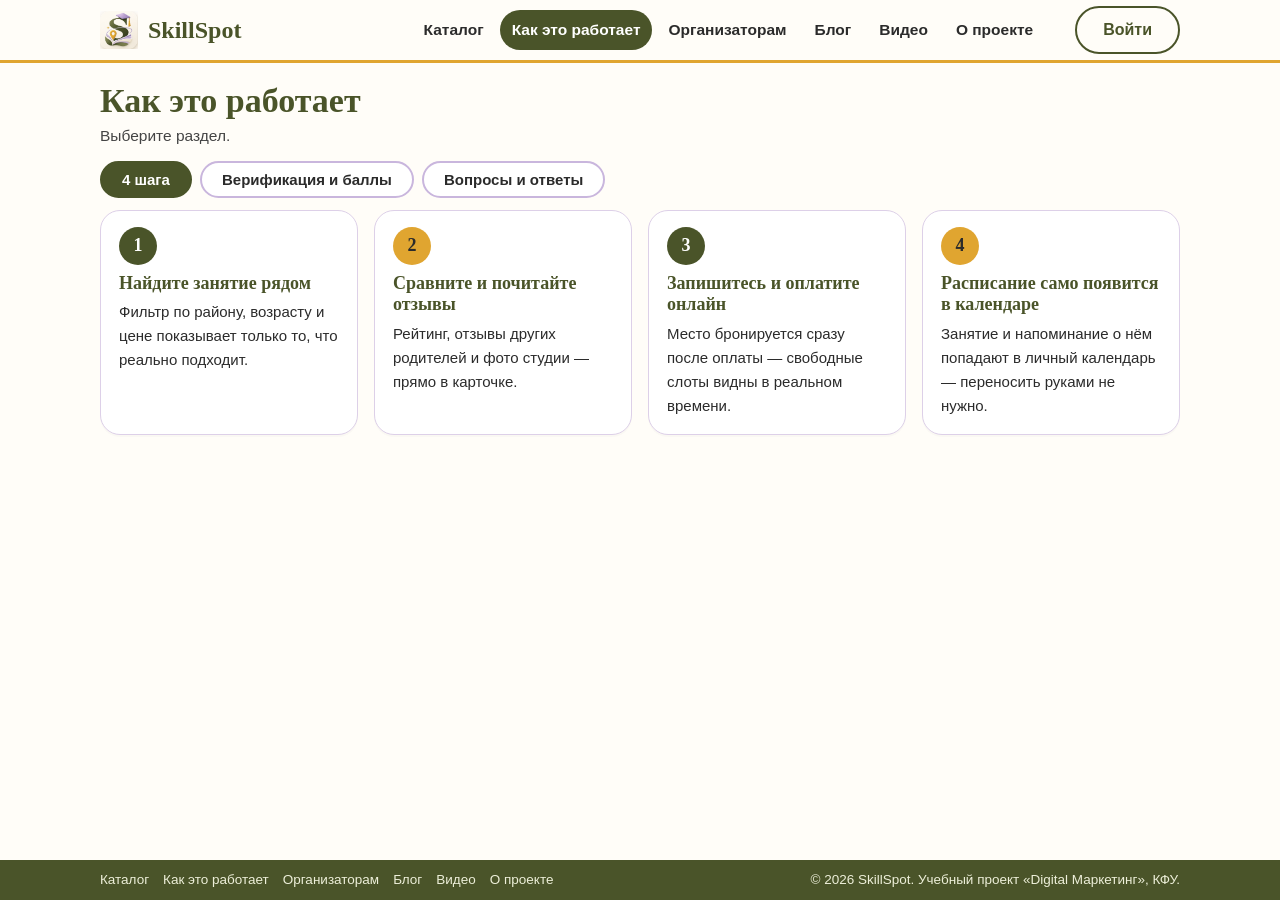
<file: how-it-works.html>
<!doctype html>
<html lang="ru">
<head>
<meta charset="utf-8">
<meta name="viewport" content="width=device-width,initial-scale=1">
<title>Как это работает — SkillSpot</title>
<meta name="description" content="Четыре шага от поиска занятия до записи и календаря. Вопросы и ответы.">
<link rel="icon" href="assets/mark.png">
<link rel="stylesheet" href="css/style.css">
</head>
<body data-page="how">
<div id="site-header"></div>
<main id="main"></main>
<div id="site-footer"></div>
<script src="js/data.js"></script>
<script src="js/pages.js"></script>
<script src="js/layout.js"></script>
</body>
</html>
</file>
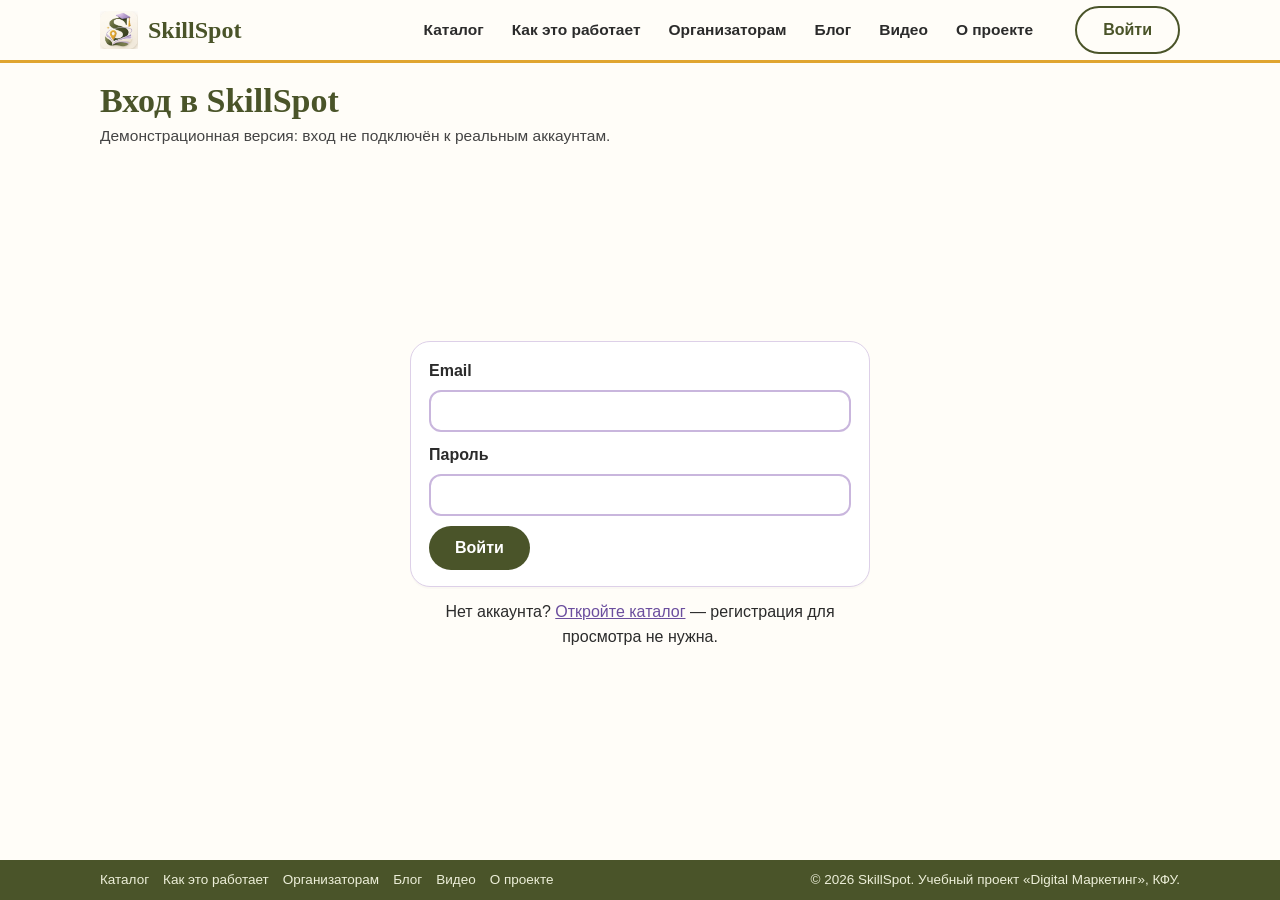
<file: login.html>
<!doctype html>
<html lang="ru">
<head>
<meta charset="utf-8">
<meta name="viewport" content="width=device-width,initial-scale=1">
<title>Вход — SkillSpot</title>
<meta name="description" content="Вход в SkillSpot (демо).">
<link rel="icon" href="assets/mark.png">
<link rel="stylesheet" href="css/style.css">
</head>
<body data-page="login">
<div id="site-header"></div>
<main id="main"></main>
<div id="site-footer"></div>
<script src="js/data.js"></script>
<script src="js/pages.js"></script>
<script src="js/layout.js"></script>
</body>
</html>
</file>
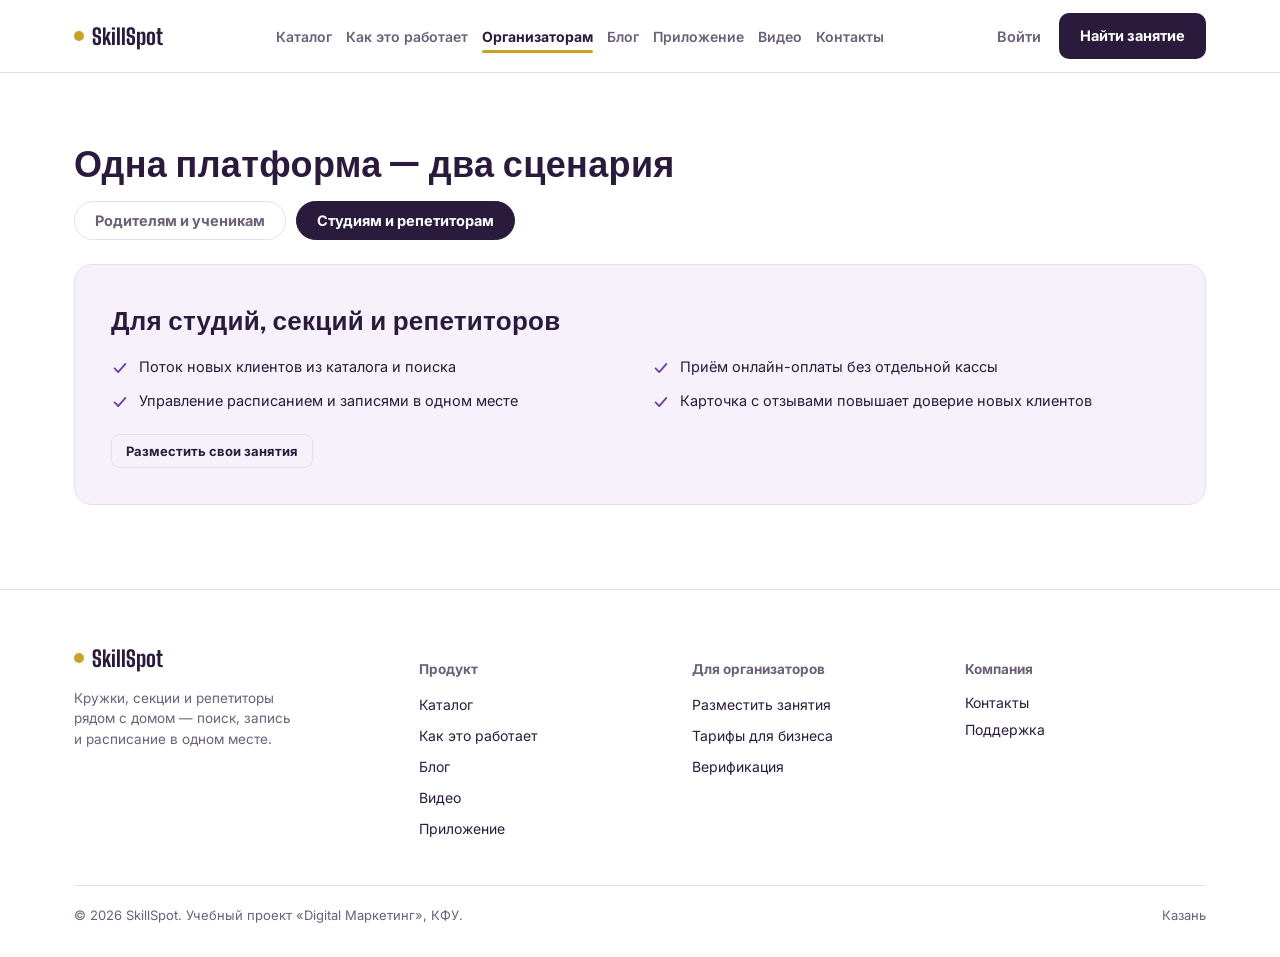
<file: organizers.html>
<!doctype html>
<html lang="ru">
  <head>
    <meta charset="UTF-8" />
    <meta
      name="viewport"
      content="width=device-width, initial-scale=1, viewport-fit=cover"
    />
    <title>Для организаторов — SkillSpot</title>
    <meta
      name="description"
      content="Разместите занятия студии или репетитора в каталоге SkillSpot."
    />
    <meta
      name="keywords"
      content="кружки для детей, секции рядом с домом, репетиторы Казань, детские студии, запись на занятия онлайн, расписание кружков, дополнительное образование, SkillSpot"
    />
    <meta name="author" content="SkillSpot" />
    <meta name="robots" content="index, follow" />
    <link rel="canonical" href="https://skillspot.ru/" />

    <!-- Open Graph -->
    <meta property="og:type" content="website" />
    <meta property="og:locale" content="ru_RU" />
    <meta property="og:site_name" content="SkillSpot" />
    <meta
      property="og:title"
      content="SkillSpot — кружки, секции и репетиторы рядом с домом"
    />
    <meta
      property="og:description"
      content="Поиск, сравнение и онлайн-запись на кружки, секции и к репетиторам. Расписание само синхронизируется с календарём."
    />
    <meta property="og:url" content="https://skillspot.ru/" />
    <meta name="twitter:card" content="summary" />
    <meta
      name="twitter:title"
      content="SkillSpot — кружки, секции и репетиторы рядом с домом"
    />
    <meta
      name="twitter:description"
      content="Поиск, сравнение и онлайн-запись на кружки, секции и к репетиторам в одном месте."
    />

    <link rel="preconnect" href="https://fonts.googleapis.com" />
    <link rel="preconnect" href="https://fonts.gstatic.com" crossorigin />
    <link
      href="https://fonts.googleapis.com/css2?family=Big+Shoulders+Display:wght@600;700;800;900&family=Inter:wght@400;500;600;700&display=swap"
      rel="stylesheet"
    />

    <!--
  Яндекс.Вебмастер: подтверждение прав на сайт через meta-тег.
  После регистрации сайта в Яндекс.Вебмастере вставьте сюда свой код подтверждения:
  <meta name="yandex-verification" content="ВАШ_КОД_ПОДТВЕРЖДЕНИЯ" />
-->

    <script type="application/ld+json">
      {
        "@context": "https://schema.org",
        "@type": "Organization",
        "name": "SkillSpot",
        "url": "https://skillspot.ru/",
        "description": "Онлайн-платформа для поиска и записи на кружки, секции и к репетиторам.",
        "areaServed": "Казань",
        "sameAs": []
      }
    </script>
    <style>
      :root {
        box-sizing: border-box;
        padding-top: env(safe-area-inset-top, 0px);
        padding-bottom: env(safe-area-inset-bottom, 0px);

        --ink: #2a1b3d;
        --paper: #ffffff;
        --paper-2: #f6f1fa;
        --sub: #6b6078;
        --line: #e6deef;

        --brand: #6b3fa0;
        --brand-ink: #3f2461;
        --brand-tint: #eee4f7;

        --mustard: #c9a227;
        --mustard-ink: #6b4e0f;
        --green: #4c8f58;
        --green-ink: #254a2c;

        --sport: #5fa36b;
        --art: #c9a227;
        --music: #6b3fa0;
        --lang: #3e7a4a;
        --tutor: #a5821f;
        --dance: #8b5fbe;
        --fitness: #4c8f58;
        --school: #7a5d12;

        --shadow: 0 20px 45px rgba(107, 63, 160, 0.16);
        --shadow-sm: 0 8px 20px rgba(107, 63, 160, 0.12);
      }
      html {
        scroll-padding-top: 76px;
        scroll-behavior: smooth;
      }
      @media (prefers-reduced-motion: reduce) {
        html {
          scroll-behavior: auto;
        }
      }
      * {
        box-sizing: border-box;
      }
      ::selection {
        background: var(--brand-tint);
        color: var(--brand-ink);
      }

      @media (prefers-color-scheme: dark) {
        :root:not([data-theme="light"]) {
          --ink: #f1eef7;
          --paper: #1e1730;
          --paper-2: #241b3a;
          --sub: #c7bbdd;
          --line: #3a2d55;
          --brand-tint: #33254d;
        }
      }
      :root[data-theme="dark"] {
        --ink: #f1eef7;
        --paper: #1e1730;
        --paper-2: #241b3a;
        --sub: #c7bbdd;
        --line: #3a2d55;
        --brand-tint: #33254d;
      }

      body {
        margin: 0;
        background: var(--paper);
        color: var(--ink);
        font-family:
          "Inter",
          -apple-system,
          BlinkMacSystemFont,
          "Segoe UI",
          Roboto,
          Arial,
          sans-serif;
        -webkit-font-smoothing: antialiased;
        font-size: 16px;
        line-height: 1.5;
        min-height: 100vh;
      }
      h1,
      h2,
      h3 {
        font-family: "Big Shoulders Display", "Arial Narrow", Arial, sans-serif;
        font-weight: 800;
        letter-spacing: 0.01em;
        margin: 0;
        color: var(--ink);
      }
      a {
        color: inherit;
        text-decoration: none;
      }
      img,
      svg {
        display: block;
        max-width: 100%;
      }
      :focus-visible {
        outline: 2.5px solid var(--mustard);
        outline-offset: 2px;
        border-radius: 4px;
      }
      button {
        font-family: inherit;
      }

      ::-webkit-scrollbar {
        width: 10px;
        height: 10px;
      }
      ::-webkit-scrollbar-track {
        background: var(--paper-2);
      }
      ::-webkit-scrollbar-thumb {
        background: var(--brand);
        border-radius: 8px;
      }
      html {
        scrollbar-color: var(--brand) var(--paper-2);
      }

      .wrap {
        max-width: 1180px;
        margin: 0 auto;
        padding: 0 24px;
      }
      section {
        padding: 84px 0;
      }
      @media (max-width: 720px) {
        section {
          padding: 56px 0;
        }
      }

      /* ---------- header ---------- */
      header.site {
        position: sticky;
        top: 0;
        z-index: 50;
        background: color-mix(in srgb, var(--paper) 90%, transparent);
        backdrop-filter: blur(10px);
        border-bottom: 1px solid var(--line);
        padding-top: env(safe-area-inset-top, 0px);
      }
      .nav {
        display: flex;
        align-items: center;
        justify-content: space-between;
        height: 72px;
      }
      .logo {
        display: flex;
        align-items: center;
        gap: 8px;
        font-family: "Big Shoulders Display", sans-serif;
        font-weight: 800;
        font-size: 22px;
      }
      .logo .dot {
        width: 10px;
        height: 10px;
        border-radius: 50%;
        background: var(--mustard);
      }
      nav.links {
        display: flex;
        gap: 28px;
        font-size: 14.5px;
        font-weight: 600;
      }
      nav.links a {
        color: var(--sub);
        position: relative;
      }
      nav.links a:hover {
        color: var(--ink);
      }
      .nav-right {
        display: flex;
        align-items: center;
        gap: 18px;
      }
      .nav-right .login {
        font-size: 14.5px;
        font-weight: 600;
        color: var(--sub);
      }
      .btn {
        display: inline-flex;
        align-items: center;
        justify-content: center;
        gap: 6px;
        padding: 11px 20px;
        border-radius: 10px;
        font-weight: 700;
        font-size: 14.5px;
        border: 1.5px solid transparent;
        cursor: pointer;
        white-space: nowrap;
        transition:
          transform 0.18s ease,
          box-shadow 0.18s ease,
          background 0.18s ease;
      }
      @media (prefers-reduced-motion: reduce) {
        .btn {
          transition: none;
        }
      }
      .btn-primary {
        background: var(--ink);
        color: var(--paper);
      }
      .btn-primary:hover {
        transform: translateY(-2px);
        box-shadow: var(--shadow-sm);
      }
      .btn-mustard {
        background: var(--mustard);
        color: #3a2b04;
      }
      .btn-mustard:hover {
        transform: translateY(-2px);
        box-shadow: 0 14px 30px rgba(201, 162, 39, 0.35);
      }
      .btn-outline {
        background: transparent;
        border-color: var(--line);
        color: var(--ink);
      }
      .btn-outline:hover {
        border-color: var(--brand);
        color: var(--brand);
      }
      .btn-sm {
        padding: 8px 14px;
        font-size: 13px;
        border-radius: 8px;
      }
      .btn:active {
        transform: translateY(0);
      }

      .burger {
        display: none;
        background: none;
        border: none;
        padding: 6px;
        cursor: pointer;
      }
      .burger span {
        display: block;
        width: 22px;
        height: 2px;
        background: var(--ink);
        margin: 5px 0;
      }
      @media (max-width: 860px) {
        nav.links {
          display: none;
        }
        .nav-right .login {
          display: none;
        }
        .burger {
          display: block;
        }
      }
      .mobile-panel {
        display: none;
        flex-direction: column;
        gap: 14px;
        padding: 16px 24px 24px;
        border-top: 1px solid var(--line);
      }
      .mobile-panel.open {
        display: flex;
      }
      .mobile-panel a {
        font-weight: 600;
        color: var(--ink);
      }
      .mobile-panel a.btn {
        color: var(--paper);
      }

      /* ---------- scrollspy rail ---------- */
      .rail {
        position: fixed;
        right: 22px;
        top: 50%;
        transform: translateY(-50%);
        display: flex;
        flex-direction: column;
        gap: 14px;
        z-index: 45;
      }
      .rail a {
        width: 9px;
        height: 9px;
        border-radius: 50%;
        background: var(--line);
        display: block;
        transition:
          transform 0.2s ease,
          background 0.2s ease;
      }
      .rail a.active {
        background: var(--brand);
        transform: scale(1.5);
      }
      @media (max-width: 1040px) {
        .rail {
          display: none;
        }
      }

      /* ---------- hero ---------- */
      .hero {
        position: relative;
        overflow: hidden;
        padding: 88px 0 96px;
        background: var(--ink);
        color: #f4f0fa;
      }
      .glow {
        position: absolute;
        border-radius: 50%;
        filter: blur(70px);
        opacity: 0.55;
        pointer-events: none;
      }
      .glow-1 {
        width: 420px;
        height: 420px;
        background: var(--mustard);
        top: -140px;
        right: -100px;
      }
      .glow-2 {
        width: 360px;
        height: 360px;
        background: var(--green);
        bottom: -160px;
        right: 220px;
      }
      .hero-grid {
        position: relative;
        display: grid;
        grid-template-columns: 1.05fr 0.95fr;
        gap: 52px;
        align-items: center;
        z-index: 2;
      }
      @media (max-width: 900px) {
        .hero-grid {
          grid-template-columns: 1fr;
          gap: 40px;
        }
      }
      .eyebrow-free {
        font-size: 14.5px;
        color: #d9c9f0;
        font-weight: 700;
        margin-bottom: 14px;
      }
      h1.hero-title {
        font-size: 54px;
        line-height: 1.03;
        margin-bottom: 20px;
        color: #fff;
      }
      @media (max-width: 520px) {
        h1.hero-title {
          font-size: 36px;
        }
      }
      .hero p.lead {
        font-size: 17px;
        color: #cfc2e6;
        max-width: 480px;
        margin-bottom: 28px;
      }

      .finder {
        display: flex;
        gap: 10px;
        flex-wrap: wrap;
        background: rgba(255, 255, 255, 0.07);
        border: 1px solid rgba(255, 255, 255, 0.16);
        border-radius: 14px;
        padding: 10px;
      }
      .finder select,
      .finder input {
        border: 1px solid rgba(255, 255, 255, 0.18);
        background: rgba(255, 255, 255, 0.06);
        color: #fff;
        border-radius: 9px;
        padding: 11px 12px;
        font-size: 14px;
        font-family: inherit;
        flex: 1;
        min-width: 130px;
      }
      .finder select option {
        color: #111;
      }
      .finder input::placeholder {
        color: #c7bbdd;
      }
      .finder .btn {
        flex: 0 0 auto;
      }
      @media (max-width: 520px) {
        .finder {
          flex-direction: column;
        }
        .finder select,
        .finder input {
          min-width: 100%;
        }
      }

      .trust-line {
        margin-top: 16px;
        font-size: 13.5px;
        color: #b8a9d4;
      }
      .trust-line b {
        color: #fff;
      }

      /* interactive planner card */
      .schedule-card {
        background: var(--paper);
        border-radius: 20px;
        box-shadow: var(--shadow);
        padding: 20px;
        position: relative;
        color: var(--ink);
      }
      .schedule-head {
        display: flex;
        justify-content: space-between;
        align-items: baseline;
        margin-bottom: 14px;
      }
      .schedule-head .cal-title {
        font-family: "Big Shoulders Display", sans-serif;
        font-weight: 800;
        font-size: 19px;
      }
      .schedule-head .cal-sub {
        font-size: 12px;
        color: var(--sub);
      }
      .week {
        display: grid;
        grid-template-columns: repeat(7, 1fr);
        gap: 6px;
      }
      .day {
        display: flex;
        flex-direction: column;
        gap: 6px;
      }
      .day .d-label {
        font-size: 11px;
        text-align: center;
        color: var(--sub);
        font-weight: 700;
      }
      .slot {
        border-radius: 8px;
        padding: 6px 5px;
        font-size: 9.5px;
        line-height: 1.25;
        color: #fff;
        font-weight: 600;
        min-height: 38px;
        display: flex;
        align-items: center;
        justify-content: center;
        text-align: center;
      }
      .slot.empty {
        background: var(--paper-2);
        border: 1px dashed var(--line);
        min-height: 38px;
        color: var(--sub);
        cursor: pointer;
        font-size: 16px;
        font-weight: 400;
        position: relative;
      }
      .slot.empty:hover {
        border-color: var(--brand);
        color: var(--brand);
      }
      .add-menu {
        position: absolute;
        z-index: 10;
        background: var(--paper);
        border: 1px solid var(--line);
        border-radius: 10px;
        box-shadow: var(--shadow);
        padding: 6px;
        display: none;
        flex-direction: column;
        gap: 3px;
        min-width: 120px;
      }
      .add-menu.open {
        display: flex;
      }
      .add-menu button {
        border: none;
        background: none;
        text-align: left;
        font-size: 11px;
        padding: 6px 8px;
        border-radius: 6px;
        cursor: pointer;
        display: flex;
        align-items: center;
        gap: 6px;
        color: var(--ink);
      }
      .add-menu button:hover {
        background: var(--paper-2);
      }
      .add-menu .sw {
        width: 8px;
        height: 8px;
        border-radius: 50%;
        flex: 0 0 auto;
      }
      .legend-row {
        display: flex;
        gap: 14px;
        flex-wrap: wrap;
        margin-top: 16px;
        font-size: 11.5px;
        color: var(--sub);
      }
      .legend-row .lg {
        display: flex;
        align-items: center;
        gap: 6px;
      }
      .legend-row .sq {
        width: 9px;
        height: 9px;
        border-radius: 2px;
      }
      .plan-count {
        position: absolute;
        right: 16px;
        bottom: -16px;
        background: var(--brand);
        color: #fff;
        font-size: 11.5px;
        font-weight: 700;
        padding: 8px 14px;
        border-radius: 10px;
        box-shadow: var(--shadow-sm);
      }

      /* ---------- marquee ---------- */
      .marquee-wrap {
        overflow: hidden;
        border-top: 1px solid var(--line);
        border-bottom: 1px solid var(--line);
        background: var(--paper-2);
        padding: 16px 0;
      }
      .marquee {
        display: flex;
        gap: 14px;
        width: max-content;
        animation: scroll-left 32s linear infinite;
      }
      @media (prefers-reduced-motion: reduce) {
        .marquee {
          animation: none;
          flex-wrap: wrap;
        }
      }
      .marquee-wrap:hover .marquee {
        animation-play-state: paused;
      }
      @keyframes scroll-left {
        from {
          transform: translateX(0);
        }
        to {
          transform: translateX(-50%);
        }
      }
      .m-chip {
        display: flex;
        align-items: center;
        gap: 8px;
        padding: 9px 18px;
        border-radius: 999px;
        background: var(--paper);
        border: 1px solid var(--line);
        font-weight: 700;
        font-size: 14px;
        white-space: nowrap;
      }
      .m-chip .dot {
        width: 8px;
        height: 8px;
        border-radius: 50%;
      }

      /* ---------- stats ---------- */
      .stats-grid {
        display: grid;
        grid-template-columns: repeat(4, 1fr);
      }
      @media (max-width: 760px) {
        .stats-grid {
          grid-template-columns: repeat(2, 1fr);
        }
      }
      .stat {
        padding: 0 24px;
        border-left: 1px solid var(--line);
      }
      .stat:first-child {
        border-left: none;
        padding-left: 0;
      }
      @media (max-width: 760px) {
        .stat:nth-child(2n + 1) {
          border-left: none;
          padding-left: 0;
        }
      }
      .stat b {
        display: block;
        font-family: "Big Shoulders Display", sans-serif;
        font-size: 44px;
        font-weight: 800;
        color: var(--brand);
      }
      .stat span {
        font-size: 13.5px;
        color: var(--sub);
      }

      /* ---------- categories heading ---------- */
      h2.section-title {
        font-size: 36px;
        margin-bottom: 10px;
      }
      p.section-lead {
        color: var(--sub);
        font-size: 15.5px;
        max-width: 560px;
        margin-bottom: 32px;
      }

      /* ---------- journey / how it works ---------- */
      .journey {
        position: relative;
      }
      .journey-line {
        position: absolute;
        left: 0;
        right: 0;
        top: 19px;
        height: 2px;
        background: var(--line);
      }
      @media (max-width: 760px) {
        .journey-line {
          display: none;
        }
      }
      .steps {
        display: grid;
        grid-template-columns: repeat(4, 1fr);
        gap: 22px;
        position: relative;
      }
      @media (max-width: 900px) {
        .steps {
          grid-template-columns: repeat(2, 1fr);
        }
      }
      @media (max-width: 520px) {
        .steps {
          grid-template-columns: 1fr;
        }
      }
      .step .num {
        width: 38px;
        height: 38px;
        border-radius: 50%;
        background: var(--paper);
        border: 2px solid var(--brand);
        color: var(--brand);
        font-family: "Big Shoulders Display", sans-serif;
        font-size: 17px;
        font-weight: 800;
        display: flex;
        align-items: center;
        justify-content: center;
        margin-bottom: 14px;
        position: relative;
        z-index: 2;
      }
      .step h3 {
        font-size: 18px;
        font-weight: 700;
        margin: 0 0 6px;
        font-family: "Inter", sans-serif;
      }
      .step p {
        font-size: 14px;
        color: var(--sub);
        margin: 0;
      }

      /* ---------- providers ---------- */
      .filter-row {
        display: flex;
        gap: 10px;
        flex-wrap: wrap;
        margin-bottom: 26px;
      }
      .filter-btn {
        border: 1.5px solid var(--line);
        background: var(--paper);
        color: var(--ink);
        border-radius: 999px;
        padding: 9px 16px;
        font-size: 13.5px;
        font-weight: 700;
        cursor: pointer;
        display: flex;
        align-items: center;
        gap: 7px;
        transition:
          border-color 0.15s ease,
          color 0.15s ease;
      }
      .filter-btn .dot {
        width: 8px;
        height: 8px;
        border-radius: 50%;
      }
      .filter-btn.active {
        border-color: var(--ink);
        background: var(--ink);
        color: #fff;
      }
      .filter-btn.active .dot {
        box-shadow: 0 0 0 2px rgba(255, 255, 255, 0.5);
      }

      .prov-grid {
        display: grid;
        grid-template-columns: repeat(3, 1fr);
        gap: 18px;
        grid-auto-flow: dense;
      }
      @media (max-width: 900px) {
        .prov-grid {
          grid-template-columns: repeat(2, 1fr);
        }
      }
      @media (max-width: 600px) {
        .prov-grid {
          grid-template-columns: 1fr;
        }
      }
      .prov-card {
        border: 1px solid var(--line);
        border-radius: 16px;
        padding: 20px;
        background: var(--paper);
        display: flex;
        flex-direction: column;
        gap: 10px;
        transition:
          transform 0.18s ease,
          box-shadow 0.18s ease;
      }
      .prov-card:hover {
        transform: translateY(-3px);
        box-shadow: var(--shadow-sm);
      }
      .prov-card.big {
        grid-row: span 2;
        justify-content: space-between;
        background: var(--brand-tint);
        border-color: transparent;
      }
      .prov-card.hidden {
        display: none;
      }
      .prov-top {
        display: flex;
        align-items: center;
        gap: 8px;
      }
      .prov-top .dot {
        width: 9px;
        height: 9px;
        border-radius: 50%;
      }
      .prov-top span {
        font-size: 12.5px;
        color: var(--sub);
        font-weight: 600;
      }
      .prov-card h3 {
        font-family: "Inter", sans-serif;
        font-size: 18px;
        font-weight: 700;
      }
      .prov-card.big h3 {
        font-size: 24px;
        font-family: "Big Shoulders Display", sans-serif;
      }
      .prov-card p {
        font-size: 13.5px;
        color: var(--sub);
        margin: 0;
      }
      .prov-meta {
        display: flex;
        justify-content: space-between;
        align-items: center;
        font-size: 13.5px;
        margin-top: auto;
        padding-top: 8px;
      }
      .prov-meta b {
        font-size: 15px;
      }
      .rating {
        color: var(--mustard-ink);
        font-weight: 700;
      }
      .empty-state {
        display: none;
        text-align: center;
        padding: 40px 0;
        color: var(--sub);
        font-size: 14.5px;
      }
      .empty-state.show {
        display: block;
      }

      /* ---------- audience tabs ---------- */
      .tabs {
        display: flex;
        gap: 10px;
        margin-bottom: 24px;
      }
      .tab-btn {
        border: 1.5px solid var(--line);
        background: var(--paper);
        color: var(--sub);
        font-weight: 700;
        font-size: 14.5px;
        border-radius: 999px;
        padding: 10px 20px;
        cursor: pointer;
      }
      .tab-btn.active {
        background: var(--ink);
        color: #fff;
        border-color: var(--ink);
      }
      .tab-panel {
        display: none;
        border: 1px solid var(--line);
        border-radius: 18px;
        padding: 36px;
        background: var(--paper-2);
      }
      .tab-panel.active {
        display: block;
      }
      .tab-panel h3 {
        font-family: "Big Shoulders Display", sans-serif;
        font-size: 26px;
        margin-bottom: 16px;
      }
      .tab-panel ul {
        list-style: none;
        margin: 0 0 22px;
        padding: 0;
        display: grid;
        grid-template-columns: 1fr 1fr;
        gap: 12px 24px;
      }
      @media (max-width: 600px) {
        .tab-panel ul {
          grid-template-columns: 1fr;
        }
      }
      .tab-panel li {
        font-size: 14.5px;
        color: var(--ink);
        display: flex;
        gap: 10px;
        align-items: flex-start;
      }
      .tab-panel li svg {
        flex: 0 0 auto;
        margin-top: 3px;
        color: var(--brand);
      }

      /* ---------- app ---------- */
      .app-grid {
        display: grid;
        grid-template-columns: 1fr 0.9fr;
        gap: 48px;
        align-items: center;
      }
      @media (max-width: 900px) {
        .app-grid {
          grid-template-columns: 1fr;
        }
      }
      .app-badges {
        display: flex;
        gap: 10px;
        margin-top: 22px;
        flex-wrap: wrap;
      }
      .app-badge {
        border: 1.5px solid var(--line);
        border-radius: 10px;
        padding: 10px 16px;
        font-size: 13.5px;
        font-weight: 700;
      }
      .phone {
        background: var(--ink);
        border-radius: 32px;
        padding: 14px;
        max-width: 280px;
        margin: 0 auto;
        box-shadow: var(--shadow);
      }
      .phone-screen {
        background: var(--paper);
        border-radius: 22px;
        padding: 16px;
        min-height: 420px;
      }
      .phone-app-title {
        font-family: "Big Shoulders Display", sans-serif;
        font-weight: 800;
        font-size: 17px;
        margin-bottom: 12px;
      }
      .phone-item {
        display: flex;
        gap: 10px;
        align-items: center;
        border: 1px solid var(--line);
        border-radius: 10px;
        padding: 9px 10px;
        margin-bottom: 8px;
      }
      .phone-item .sq {
        width: 8px;
        height: 8px;
        border-radius: 50%;
        flex: 0 0 auto;
      }
      .phone-item div span {
        display: block;
        font-size: 11px;
        color: var(--sub);
      }
      .phone-item div b {
        font-size: 12.5px;
      }

      /* ---------- reviews carousel ---------- */
      .rev-head {
        display: flex;
        justify-content: space-between;
        align-items: flex-end;
        margin-bottom: 24px;
        gap: 16px;
        flex-wrap: wrap;
      }
      .rev-nav {
        display: flex;
        gap: 8px;
      }
      .rev-nav button {
        width: 38px;
        height: 38px;
        border-radius: 50%;
        border: 1.5px solid var(--line);
        background: var(--paper);
        cursor: pointer;
        font-size: 16px;
      }
      .rev-nav button:hover {
        border-color: var(--brand);
        color: var(--brand);
      }
      .rev-scroll {
        display: flex;
        gap: 18px;
        overflow-x: auto;
        scroll-snap-type: x mandatory;
        padding-bottom: 6px;
        scrollbar-width: none;
      }
      .rev-scroll::-webkit-scrollbar {
        display: none;
      }
      .rev-card {
        border: 1px solid var(--line);
        border-radius: 16px;
        padding: 22px;
        background: var(--paper);
        scroll-snap-align: start;
        flex: 0 0 320px;
      }
      .rev-quote {
        font-size: 15px;
        margin-bottom: 16px;
      }
      .rev-who {
        display: flex;
        align-items: center;
        gap: 10px;
      }
      .avatar {
        width: 34px;
        height: 34px;
        border-radius: 50%;
        display: flex;
        align-items: center;
        justify-content: center;
        color: #fff;
        font-weight: 700;
        font-size: 13px;
        flex: 0 0 auto;
      }
      .rev-who div b {
        font-size: 13.5px;
        display: block;
      }
      .rev-who div span {
        font-size: 12px;
        color: var(--sub);
      }

      /* ---------- loyalty ---------- */
      .loyalty {
        background: var(--ink);
        color: #f4f0fa;
        border-radius: 24px;
        padding: 48px;
        position: relative;
        overflow: hidden;
      }
      .loyalty-grid {
        display: grid;
        grid-template-columns: 1.2fr 1fr;
        gap: 32px;
        align-items: center;
        position: relative;
        z-index: 2;
      }
      @media (max-width: 800px) {
        .loyalty-grid {
          grid-template-columns: 1fr;
        }
      }
      .loyalty h2 {
        color: #fff;
        font-size: 30px;
        margin-bottom: 12px;
      }
      .loyalty p {
        color: #cfc2e6;
        font-size: 15px;
        max-width: 440px;
      }
      .progress-wrap {
        margin-top: 22px;
      }
      .progress-label {
        display: flex;
        justify-content: space-between;
        font-size: 12.5px;
        color: #cfc2e6;
        margin-bottom: 8px;
      }
      .progress-track {
        height: 10px;
        border-radius: 999px;
        background: rgba(255, 255, 255, 0.12);
        overflow: hidden;
      }
      .progress-fill {
        height: 100%;
        width: 0%;
        border-radius: 999px;
        background: linear-gradient(90deg, var(--mustard), var(--green));
        transition: width 1.1s cubic-bezier(0.2, 0.8, 0.2, 1);
      }
      @media (prefers-reduced-motion: reduce) {
        .progress-fill {
          transition: none;
        }
      }
      .loy-list {
        display: flex;
        flex-direction: column;
        gap: 14px;
      }
      .loy-item {
        display: flex;
        gap: 12px;
        align-items: flex-start;
        background: rgba(255, 255, 255, 0.07);
        border-radius: 12px;
        padding: 14px 16px;
      }
      .loy-item b {
        display: block;
        font-size: 14.5px;
        color: #fff;
      }
      .loy-item span {
        font-size: 13px;
        color: #cfc2e6;
      }

      /* ---------- cta band ---------- */
      .cta-band {
        border-radius: 24px;
        padding: 52px;
        background: var(--mustard);
        color: #3a2b04;
        display: flex;
        justify-content: space-between;
        align-items: center;
        gap: 24px;
        flex-wrap: wrap;
      }
      .cta-band h2 {
        font-size: 32px;
        max-width: 520px;
        color: #3a2b04;
      }
      .cta-band .btn-primary {
        background: #3a2b04;
      }

      /* ---------- editable content & video blocks ---------- */
      .edit-head {
        display: flex;
        justify-content: space-between;
        align-items: flex-end;
        gap: 16px;
        margin-bottom: 20px;
        flex-wrap: wrap;
      }
      .edit-toggle {
        display: none;
      }
      .content-view {
        font-size: 15.5px;
        color: var(--ink);
        line-height: 1.75;
        max-width: 720px;
        white-space: pre-wrap;
      }
      .content-edit textarea {
        width: 100%;
        min-height: 170px;
        border: 1px solid var(--line);
        border-radius: 12px;
        padding: 14px;
        font-family: inherit;
        font-size: 14.5px;
        resize: vertical;
        background: var(--paper);
        color: var(--ink);
      }
      .edit-actions {
        display: flex;
        gap: 10px;
        margin-top: 12px;
      }
      .video-view {
        border: 1px solid var(--line);
        border-radius: 18px;
        overflow: hidden;
        background: var(--paper-2);
        min-height: 280px;
        display: flex;
        align-items: center;
        justify-content: center;
      }
      .video-view video {
        width: 100%;
        max-height: 520px;
        display: block;
        background: #000;
      }
      .video-placeholder {
        color: var(--sub);
        font-size: 14.5px;
        padding: 70px 20px;
        text-align: center;
        max-width: 340px;
      }
      .video-edit {
        border: 1px dashed var(--line);
        border-radius: 16px;
        padding: 22px;
        background: var(--paper-2);
      }
      .video-edit input[type="text"] {
        width: 100%;
        border: 1px solid var(--line);
        border-radius: 10px;
        padding: 11px 14px;
        font-size: 14px;
        font-family: inherit;
        background: var(--paper);
        color: var(--ink);
      }
      .upload-hint {
        font-size: 12.5px;
        color: var(--sub);
        margin-top: 10px;
        min-height: 1em;
      }
      [hidden] {
        display: none !important;
      }

      /* ---------- live-app motion layer ---------- */
      header.site {
        transition: box-shadow 0.25s ease;
      }
      header.site.scrolled {
        box-shadow: 0 10px 28px rgba(42, 27, 61, 0.1);
      }
      .nav {
        transition: height 0.25s ease;
      }
      header.site.scrolled .nav {
        height: 60px;
      }

      .reveal {
        opacity: 0;
        transform: translateY(20px);
        transition:
          opacity 0.65s cubic-bezier(0.2, 0.8, 0.2, 1),
          transform 0.65s cubic-bezier(0.2, 0.8, 0.2, 1);
      }
      .reveal.in-view {
        opacity: 1;
        transform: translateY(0);
      }
      .reveal-stagger.in-view > * {
        transition-delay: calc(var(--stagger-i, 0) * 70ms);
      }

      @media (prefers-reduced-motion: no-preference) {
        @keyframes heroIn {
          from {
            opacity: 0;
            transform: translateY(18px);
          }
          to {
            opacity: 1;
            transform: translateY(0);
          }
        }
        .hero-grid > div:first-child > * {
          opacity: 0;
          animation: heroIn 0.7s ease forwards;
        }
        .hero-grid > div:first-child > *:nth-child(1) {
          animation-delay: 0.05s;
        }
        .hero-grid > div:first-child > *:nth-child(2) {
          animation-delay: 0.15s;
        }
        .hero-grid > div:first-child > *:nth-child(3) {
          animation-delay: 0.25s;
        }
        .hero-grid > div:first-child > *:nth-child(4) {
          animation-delay: 0.35s;
        }
        .hero-grid > div:first-child > *:nth-child(5) {
          animation-delay: 0.45s;
        }
        .schedule-card {
          opacity: 0;
          animation: heroIn 0.7s ease forwards;
          animation-delay: 0.3s;
        }

        @keyframes floaty {
          0%,
          100% {
            transform: translateY(0) scale(1);
          }
          50% {
            transform: translateY(-20px) scale(1.04);
          }
        }
        .glow-1 {
          animation: floaty 9s ease-in-out infinite;
        }
        .glow-2 {
          animation: floaty 11s ease-in-out infinite;
          animation-delay: -4s;
        }

        @keyframes popIn {
          from {
            transform: scale(0.78);
            opacity: 0.3;
          }
          to {
            transform: scale(1);
            opacity: 1;
          }
        }
        .slot.pop {
          animation: popIn 0.4s cubic-bezier(0.2, 0.9, 0.3, 1.3);
        }
      }

      .prov-card {
        transition:
          opacity 0.3s ease,
          transform 0.3s ease,
          box-shadow 0.18s ease;
      }
      .prov-card.prov-hide {
        opacity: 0;
        transform: scale(0.93);
      }
      .empty-state {
        transition: opacity 0.25s ease;
      }

      .tab-panel {
        display: none;
        opacity: 0;
        transform: translateY(8px);
        transition:
          opacity 0.3s ease,
          transform 0.3s ease;
      }
      .tab-panel.active {
        opacity: 1;
        transform: translateY(0);
      }

      .btn {
        position: relative;
        overflow: hidden;
      }
      .btn .ripple {
        position: absolute;
        border-radius: 50%;
        transform: scale(0);
        opacity: 0.5;
        pointer-events: none;
        background: rgba(0, 0, 0, 0.14);
        animation: rippleAnim 0.6s ease-out forwards;
      }
      .btn-primary .ripple,
      .btn-mustard .ripple {
        background: rgba(255, 255, 255, 0.5);
      }
      @keyframes rippleAnim {
        to {
          transform: scale(2.6);
          opacity: 0;
        }
      }

      .toast-wrap {
        position: fixed;
        left: 50%;
        bottom: 24px;
        transform: translateX(-50%);
        z-index: 70;
        display: flex;
        flex-direction: column;
        gap: 8px;
        align-items: center;
        pointer-events: none;
        width: 100%;
        padding: 0 16px;
      }
      .toast {
        background: var(--ink);
        color: #fff;
        font-size: 13.5px;
        font-weight: 600;
        padding: 12px 20px;
        border-radius: 999px;
        box-shadow: var(--shadow);
        opacity: 0;
        transform: translateY(14px) scale(0.98);
        transition:
          opacity 0.3s ease,
          transform 0.3s ease;
        max-width: 360px;
        text-align: center;
      }
      .toast.show {
        opacity: 1;
        transform: translateY(0) scale(1);
      }

      .to-top {
        position: fixed;
        left: 22px;
        bottom: 22px;
        width: 46px;
        height: 46px;
        border-radius: 50%;
        background: var(--ink);
        color: #fff;
        border: none;
        font-size: 19px;
        cursor: pointer;
        opacity: 0;
        pointer-events: none;
        transform: translateY(12px) scale(0.9);
        transition:
          opacity 0.25s ease,
          transform 0.25s ease,
          background 0.2s ease;
        z-index: 45;
        box-shadow: var(--shadow-sm);
      }
      .to-top.show {
        opacity: 1;
        pointer-events: auto;
        transform: translateY(0) scale(1);
      }
      .to-top:hover {
        background: var(--brand);
      }
      @media (max-width: 1040px) {
        .to-top {
          left: 16px;
          bottom: 16px;
        }
      }

      .rev-dots {
        display: flex;
        gap: 7px;
        justify-content: center;
        margin-top: 18px;
      }
      .rev-dots button {
        width: 8px;
        height: 8px;
        border-radius: 999px;
        border: none;
        background: var(--line);
        cursor: pointer;
        padding: 0;
        transition:
          width 0.25s ease,
          background 0.25s ease;
      }
      .rev-dots button.active {
        width: 22px;
        background: var(--brand);
      }

      .finder .btn[data-loading="1"] {
        pointer-events: none;
        opacity: 0.85;
      }
      .login {
        background: none;
        border: none;
        font-size: 14.5px;
        font-weight: 600;
        color: var(--sub);
        cursor: pointer;
        font-family: inherit;
        padding: 0;
      }
      .login:hover {
        color: var(--ink);
      }

      /* ---------- generic overlay (login / contact / article lightbox) ---------- */
      .overlay {
        position: fixed;
        inset: 0;
        z-index: 90;
        background: rgba(20, 14, 30, 0.55);
        display: none;
        align-items: flex-start;
        justify-content: center;
        padding: 48px 16px;
        overflow-y: auto;
        opacity: 0;
        transition: opacity 0.22s ease;
      }
      .overlay.open {
        display: flex;
      }
      .overlay.show {
        opacity: 1;
      }
      .overlay-box {
        background: var(--paper);
        border-radius: 18px;
        max-width: 640px;
        width: 100%;
        padding: 36px;
        position: relative;
        box-shadow: var(--shadow);
        transform: translateY(16px) scale(0.98);
        transition: transform 0.25s cubic-bezier(0.2, 0.8, 0.2, 1);
      }
      .overlay.show .overlay-box {
        transform: translateY(0) scale(1);
      }
      @media (prefers-reduced-motion: reduce) {
        .overlay,
        .overlay-box {
          transition: none;
        }
      }
      .overlay-box.wide {
        max-width: 760px;
      }
      .overlay-close {
        position: absolute;
        right: 16px;
        top: 16px;
        width: 36px;
        height: 36px;
        border-radius: 50%;
        border: 1px solid var(--line);
        background: var(--paper);
        font-size: 19px;
        line-height: 1;
        cursor: pointer;
        color: var(--sub);
      }
      .overlay-close:hover {
        color: var(--ink);
        border-color: var(--brand);
      }
      .overlay-box h3 {
        font-size: 24px;
        margin-bottom: 6px;
        padding-right: 30px;
      }
      .overlay-box .ov-sub {
        font-size: 13.5px;
        color: var(--sub);
        margin-bottom: 22px;
      }
      .ov-field {
        margin-bottom: 14px;
      }
      .ov-field label {
        display: block;
        font-size: 12.5px;
        font-weight: 700;
        color: var(--sub);
        margin-bottom: 6px;
      }
      .ov-field input,
      .ov-field textarea {
        width: 100%;
        border: 1px solid var(--line);
        border-radius: 10px;
        padding: 11px 13px;
        font-size: 14.5px;
        font-family: inherit;
        background: var(--paper-2);
        color: var(--ink);
      }
      .ov-field textarea {
        min-height: 100px;
        resize: vertical;
      }
      .ov-note {
        font-size: 12.5px;
        color: var(--sub);
        margin-top: 14px;
      }

      /* ---------- blog ---------- */
      .blog-grid {
        display: grid;
        grid-template-columns: repeat(3, 1fr);
        gap: 20px;
        margin-bottom: 40px;
      }
      @media (max-width: 900px) {
        .blog-grid {
          grid-template-columns: repeat(2, 1fr);
        }
      }
      @media (max-width: 600px) {
        .blog-grid {
          grid-template-columns: 1fr;
        }
      }
      .blog-card {
        border: 1px solid var(--line);
        border-radius: 16px;
        overflow: hidden;
        background: var(--paper);
        display: flex;
        flex-direction: column;
        transition:
          transform 0.18s ease,
          box-shadow 0.18s ease;
      }
      .blog-card:hover {
        transform: translateY(-3px);
        box-shadow: var(--shadow-sm);
      }
      .blog-photo {
        aspect-ratio: 2/1;
        position: relative;
        display: flex;
        align-items: flex-end;
        overflow: hidden;
      }
      .blog-photo .ph-icon {
        position: absolute;
        inset: 0;
        display: flex;
        align-items: center;
        justify-content: center;
        opacity: 0.9;
      }
      .blog-photo .ph-icon svg {
        width: 40px;
        height: 40px;
      }
      .blog-photo .ph-tag {
        position: relative;
        z-index: 2;
        margin: 10px;
        font-size: 10.5px;
        font-weight: 700;
        background: rgba(30, 16, 52, 0.72);
        color: #fff;
        padding: 4px 9px;
        border-radius: 999px;
      }
      .blog-body {
        padding: 18px 18px 20px;
        display: flex;
        flex-direction: column;
        gap: 8px;
        flex: 1;
      }
      .blog-body h3 {
        font-family: "Inter", sans-serif;
        font-size: 16.5px;
        font-weight: 700;
        line-height: 1.3;
      }
      .blog-body p {
        font-size: 13.5px;
        color: var(--sub);
        margin: 0;
        line-height: 1.55;
      }
      .blog-photo-caption {
        font-size: 10.5px;
        color: var(--sub);
        padding: 8px 18px 0;
        font-style: italic;
      }

      .blog-feature {
        display: grid;
        grid-template-columns: 1fr 1fr;
        gap: 0;
        border: 1px solid var(--line);
        border-radius: 18px;
        overflow: hidden;
        background: var(--paper);
      }
      @media (max-width: 800px) {
        .blog-feature {
          grid-template-columns: 1fr;
        }
      }
      .blog-feature .blog-photo {
        aspect-ratio: auto;
        height: 100%;
        min-height: 220px;
      }
      .blog-feature-body {
        padding: 32px;
        display: flex;
        flex-direction: column;
        justify-content: center;
        gap: 12px;
      }
      .blog-feature-body .ph-tag-inline {
        font-size: 11px;
        font-weight: 700;
        color: var(--brand-ink);
        background: var(--brand-tint);
        padding: 5px 11px;
        border-radius: 999px;
        width: fit-content;
      }
      .blog-feature-body h3 {
        font-size: 24px;
        font-family: "Big Shoulders Display", sans-serif;
      }
      .blog-feature-body p {
        font-size: 14.5px;
        color: var(--sub);
        margin: 0;
      }

      .blog-video-card {
        border: 1px solid var(--line);
        border-radius: 18px;
        padding: 28px;
        background: var(--paper-2);
        margin-bottom: 40px;
      }
      .blog-video-head {
        display: flex;
        justify-content: space-between;
        align-items: flex-start;
        gap: 16px;
        flex-wrap: wrap;
        margin-bottom: 16px;
      }
      .blog-video-head h3 {
        font-size: 20px;
        font-family: "Big Shoulders Display", sans-serif;
        margin-bottom: 4px;
      }
      .blog-video-head p {
        font-size: 13.5px;
        color: var(--sub);
        margin: 0;
        max-width: 460px;
      }

      .reels {
        display: grid;
        grid-template-columns: repeat(5, 1fr);
        gap: 14px;
        margin-bottom: 18px;
      }
      @media (max-width: 1000px) {
        .reels {
          grid-template-columns: repeat(3, 1fr);
        }
      }
      @media (max-width: 640px) {
        .reels {
          grid-template-columns: repeat(2, 1fr);
          gap: 10px;
        }
      }
      .reel {
        position: relative;
        display: block;
        width: 100%;
        padding: 0;
        border: 0;
        cursor: pointer;
        border-radius: 16px;
        overflow: hidden;
        aspect-ratio: 9/16;
        background: #1b1230 center/cover no-repeat;
        text-align: left;
        color: #fff;
        box-shadow: var(--shadow-sm);
        transition:
          transform 0.25s ease,
          box-shadow 0.25s ease;
      }
      .reel::after {
        content: "";
        position: absolute;
        inset: 0;
        background: linear-gradient(
          180deg,
          rgba(20, 10, 40, 0) 45%,
          rgba(20, 10, 40, 0.85) 100%
        );
      }
      .reel:hover,
      .reel:focus-visible {
        transform: translateY(-5px) scale(1.02);
        box-shadow: 0 18px 40px rgba(60, 30, 110, 0.28);
      }
      .reel-play {
        position: absolute;
        z-index: 2;
        top: 50%;
        left: 50%;
        width: 54px;
        height: 54px;
        margin: -27px 0 0 -27px;
        border-radius: 50%;
        background: rgba(255, 255, 255, 0.92);
        color: var(--brand);
        display: grid;
        place-items: center;
        transition: transform 0.25s ease;
      }
      .reel:hover .reel-play {
        transform: scale(1.12);
      }
      .reel-cap {
        position: absolute;
        z-index: 2;
        left: 12px;
        right: 12px;
        bottom: 12px;
      }
      .reel-cap b {
        display: block;
        font-size: 14.5px;
        line-height: 1.25;
      }
      .reel-cap span {
        font-size: 12px;
        opacity: 0.85;
      }
      #sectionsVideoView:empty {
        display: none;
      }
      .ov-video {
        display: block;
        margin: 0 auto;
        width: 100%;
        max-width: 380px;
        max-height: 72vh;
        border-radius: 14px;
        background: #000;
      }

      .deck {
        border: 1px solid var(--line);
        border-radius: 20px;
        background: var(--paper-2);
        padding: 20px;
      }
      .deck-stage {
        position: relative;
        border-radius: 14px;
        overflow: hidden;
        background: #1b1230;
        aspect-ratio: 16/9;
        box-shadow: var(--shadow-sm);
      }
      .deck-stage img {
        position: absolute;
        inset: 0;
        width: 100%;
        height: 100%;
        object-fit: contain;
        opacity: 0;
        transition: opacity 0.45s ease;
      }
      .deck-stage img.on {
        opacity: 1;
      }
      .deck-nav {
        position: absolute;
        top: 50%;
        transform: translateY(-50%);
        width: 44px;
        height: 44px;
        border-radius: 50%;
        border: 0;
        background: rgba(255, 255, 255, 0.9);
        color: var(--brand);
        font-size: 22px;
        cursor: pointer;
        z-index: 2;
        transition: transform 0.2s;
      }
      .deck-nav:hover {
        transform: translateY(-50%) scale(1.1);
      }
      .deck-nav.prev {
        left: 12px;
      }
      .deck-nav.next {
        right: 12px;
      }
      .deck-bar {
        display: flex;
        align-items: center;
        justify-content: space-between;
        gap: 14px;
        flex-wrap: wrap;
        margin-top: 16px;
      }
      .deck-thumbs {
        display: flex;
        gap: 8px;
        flex-wrap: wrap;
      }
      .deck-thumbs button {
        width: 64px;
        height: 36px;
        padding: 0;
        border: 2px solid transparent;
        border-radius: 6px;
        overflow: hidden;
        cursor: pointer;
        opacity: 0.6;
        background: none;
        transition:
          opacity 0.2s,
          border-color 0.2s;
      }
      .deck-thumbs button img {
        width: 100%;
        height: 100%;
        object-fit: cover;
        display: block;
      }
      .deck-thumbs button.on {
        opacity: 1;
        border-color: var(--brand);
      }
      .deck-actions {
        display: flex;
        gap: 10px;
        flex-wrap: wrap;
        align-items: center;
      }
      .deck-count {
        font-size: 13px;
        color: var(--sub);
        font-weight: 600;
      }

      .blog-card[data-post] {
        cursor: pointer;
      }
      .blog-card[data-post]:focus-visible {
        outline: 3px solid var(--mustard);
        outline-offset: 2px;
      }
      .blog-more {
        margin-top: auto;
        padding-top: 6px;
        font-size: 13px;
        font-weight: 700;
        color: var(--brand);
        transition: transform 0.2s;
        display: inline-block;
      }
      .blog-card:hover .blog-more {
        transform: translateX(4px);
      }
      .post-cover {
        width: 100%;
        height: 220px;
        border-radius: 14px;
        margin: 0 0 18px;
        background-size: cover;
        background-position: center;
      }
      .post-tag {
        display: inline-block;
        font-size: 11.5px;
        font-weight: 700;
        color: var(--brand);
        background: var(--paper-2);
        padding: 4px 10px;
        border-radius: 999px;
        margin-bottom: 10px;
      }
      .post-cta {
        margin-top: 18px;
      }
      .article-body {
        font-size: 15.5px;
        line-height: 1.75;
        color: var(--ink);
      }
      .article-body h2 {
        font-size: 20px;
        margin: 26px 0 10px;
        font-family: "Inter", sans-serif;
        font-weight: 700;
      }
      .article-body p {
        margin: 0 0 14px;
      }
      .article-body ol,
      .article-body ul {
        margin: 0 0 14px;
        padding-left: 22px;
      }
      .article-body li {
        margin-bottom: 6px;
      }
      .article-meta {
        font-size: 12.5px;
        color: var(--sub);
        margin-bottom: 18px;
      }
      .article-photo {
        border-radius: 12px;
        margin-bottom: 20px;
      }

      /* schedule card subtle pointer tilt */
      .schedule-card {
        transform-style: preserve-3d;
        will-change: transform;
        transition: transform 0.12s ease-out;
      }

      /* ---------- footer ---------- */
      footer {
        border-top: 1px solid var(--line);
        padding: 52px 0 32px;
      }
      .foot-grid {
        display: grid;
        grid-template-columns: 1.3fr 1fr 1fr 1fr;
        gap: 32px;
        margin-bottom: 36px;
      }
      @media (max-width: 760px) {
        .foot-grid {
          grid-template-columns: 1fr 1fr;
        }
      }
      .foot-col h4 {
        font-size: 13.5px;
        margin-bottom: 14px;
        color: var(--sub);
        font-weight: 700;
      }
      .foot-col a {
        display: block;
        font-size: 14px;
        margin-bottom: 10px;
        color: var(--ink);
      }
      .foot-col a:hover {
        color: var(--brand);
      }
      .foot-link-btn {
        display: block;
        width: 100%;
        text-align: left;
        font-size: 14px;
        margin-bottom: 10px;
        color: var(--ink);
        background: none;
        border: none;
        padding: 0;
        cursor: pointer;
        font-family: inherit;
      }
      .foot-link-btn:hover {
        color: var(--brand);
      }
      .foot-bottom {
        display: flex;
        justify-content: space-between;
        align-items: center;
        flex-wrap: wrap;
        gap: 12px;
        font-size: 13px;
        color: var(--sub);
        border-top: 1px solid var(--line);
        padding-top: 20px;
      }

      nav.links a.on {
        color: var(--ink);
        font-weight: 700;
      }
      nav.links a.on:after {
        content: "";
        position: absolute;
        left: 0;
        right: 0;
        bottom: -6px;
        height: 3px;
        border-radius: 3px;
        background: var(--mustard);
      }
      nav.links {
        gap: 14px !important;
      }
      nav.links a {
        white-space: nowrap;
        font-size: 14px;
      }
      @media (max-width: 1180px) {
        nav.links {
          display: none;
        }
        .burger {
          display: block;
        }
      }
      main > section:first-child:not(.hero) {
        padding-top: 64px;
      }
      .inline-form {
        max-width: 560px;
      }
    </style>
  </head>
  <body>
    <svg width="0" height="0" style="position: absolute">
      <symbol id="ic-check" viewBox="0 0 20 20">
        <path
          d="M4 10.5l4 4 8-9"
          fill="none"
          stroke="currentColor"
          stroke-width="2"
          stroke-linecap="round"
          stroke-linejoin="round"
        />
      </symbol>
      <symbol id="ic-camera" viewBox="0 0 24 24">
        <path
          d="M4 8h3l1.5-2h7L17 8h3a1 1 0 0 1 1 1v10a1 1 0 0 1-1 1H4a1 1 0 0 1-1-1V9a1 1 0 0 1 1-1Z"
          fill="none"
          stroke="currentColor"
          stroke-width="1.6"
          stroke-linejoin="round"
        />
        <circle
          cx="12"
          cy="14"
          r="3.4"
          fill="none"
          stroke="currentColor"
          stroke-width="1.6"
        />
      </symbol>
      <symbol id="ic-play" viewBox="0 0 24 24">
        <circle
          cx="12"
          cy="12"
          r="10"
          fill="none"
          stroke="currentColor"
          stroke-width="1.6"
        />
        <path d="M10 8.5l6 3.5-6 3.5z" fill="currentColor" />
      </symbol>
    </svg>

    <div class="toast-wrap" id="toastWrap" aria-live="polite"></div>
    <button class="to-top" id="toTop" aria-label="Наверх">↑</button>

    <header class="site">
      <div class="wrap nav">
        <a href="index.html" class="logo"><span class="dot"></span>SkillSpot</a>
        <nav class="links">
          <a href="catalog.html">Каталог</a>
          <a href="index.html#how">Как это работает</a>
          <a href="organizers.html" class="on">Организаторам</a>
          <a href="blog.html">Блог</a>
          <a href="app.html">Приложение</a>
          <a href="videos.html">Видео</a>
          <!-- <a href="about.html">О проекте</a> -->
          <a href="contacts.html">Контакты</a>
        </nav>
        <div class="nav-right">
          <button type="button" class="login" id="loginOpenBtn">Войти</button>
          <a href="catalog.html" class="btn btn-primary">Найти занятие</a>
          <button
            class="burger"
            id="burgerBtn"
            aria-label="Открыть меню"
            aria-expanded="false"
          >
            <span></span><span></span><span></span>
          </button>
        </div>
      </div>
      <div class="mobile-panel" id="mobilePanel">
        <a href="catalog.html">Каталог</a>
        <a href="index.html#how">Как это работает</a>
        <a href="organizers.html">Организаторам</a>
        <a href="blog.html">Блог</a>
        <a href="app.html">Приложение</a>
        <a href="videos.html">Видео</a>
        <!-- <a href="about.html">О проекте</a> -->
        <a href="contacts.html">Контакты</a>
        <button
          type="button"
          class="login"
          id="loginOpenBtnMobile"
          style="
            text-align: left;
            background: none;
            border: none;
            cursor: pointer;
            padding: 0;
          "
        >
          Войти
        </button>
        <a
          href="catalog.html"
          class="btn btn-primary btn-sm"
          style="width: fit-content"
          >Найти занятие</a
        >
      </div>
    </header>
    <!-- generic overlay used for login, contact/support, and the full blog article -->
    <div class="overlay" id="overlay">
      <div
        class="overlay-box"
        id="overlayBox"
        role="dialog"
        aria-modal="true"
        aria-labelledby="overlayTitle"
      >
        <button
          type="button"
          class="overlay-close"
          id="overlayClose"
          aria-label="Закрыть"
        >
          ×
        </button>
        <div id="overlayContent"></div>
      </div>
    </div>

    <main id="top">
      <section id="audience">
        <div class="wrap">
          <h2 class="section-title">Одна платформа — два сценария</h2>
          <div class="tabs">
            <button class="tab-btn active" data-tab="parents">
              Родителям и ученикам
            </button>
            <button class="tab-btn" data-tab="orgs">
              Студиям и репетиторам
            </button>
          </div>

          <div class="tab-panel active" id="tab-parents">
            <h3>Для родителей и учеников</h3>
            <ul>
              <li>
                <svg width="18" height="18"><use href="#ic-check" /></svg>Поиск
                занятий рядом с домом или школой
              </li>
              <li>
                <svg width="18" height="18"><use href="#ic-check" /></svg>Оплата
                и запись без звонков администратору
              </li>
              <li>
                <svg width="18" height="18"><use href="#ic-check" /></svg
                >Календарь и напоминания — сами появляются в телефоне
              </li>
              <li>
                <svg width="18" height="18"><use href="#ic-check" /></svg>Отзывы
                и рейтинг перед тем, как платить
              </li>
            </ul>
            <a href="#finder" class="btn btn-primary btn-sm">Найти занятие</a>
          </div>

          <div class="tab-panel" id="tab-orgs">
            <h3>Для студий, секций и репетиторов</h3>
            <ul>
              <li>
                <svg width="18" height="18"><use href="#ic-check" /></svg>Поток
                новых клиентов из каталога и поиска
              </li>
              <li>
                <svg width="18" height="18"><use href="#ic-check" /></svg>Приём
                онлайн-оплаты без отдельной кассы
              </li>
              <li>
                <svg width="18" height="18"><use href="#ic-check" /></svg
                >Управление расписанием и записями в одном месте
              </li>
              <li>
                <svg width="18" height="18"><use href="#ic-check" /></svg
                >Карточка с отзывами повышает доверие новых клиентов
              </li>
            </ul>
            <button
              type="button"
              class="btn btn-outline btn-sm"
              id="placeClassesBtn"
            >
              Разместить свои занятия
            </button>
          </div>
        </div>
      </section>
    </main>

    <footer>
      <div class="wrap">
        <div class="foot-grid">
          <div class="foot-col">
            <div class="logo" style="margin-bottom: 10px">
              <span class="dot"></span>SkillSpot
            </div>
            <p style="font-size: 13.5px; color: var(--sub); max-width: 220px">
              Кружки, секции и репетиторы рядом с домом — поиск, запись и
              расписание в одном месте.
            </p>
          </div>
          <div class="foot-col">
            <h4>Продукт</h4>
            <a href="catalog.html">Каталог</a>
            <a href="index.html#how">Как это работает</a>
            <a href="blog.html">Блог</a>
            <a href="videos.html">Видео</a>
            <a href="app.html">Приложение</a>
          </div>
          <div class="foot-col">
            <h4>Для организаторов</h4>
            <a href="organizers.html" id="footOrgsLink">Разместить занятия</a>
            <a href="organizers.html" id="footPricingLink"
              >Тарифы для бизнеса</a
            >
            <a href="organizers.html" id="footVerifyLink">Верификация</a>
          </div>
          <div class="foot-col">
            <h4>Компания</h4>
            <!-- <a href="about.html">О проекте</a> -->
            <button type="button" class="foot-link-btn" id="footContactBtn">
              Контакты
            </button>
            <button type="button" class="foot-link-btn" id="footSupportBtn">
              Поддержка
            </button>
          </div>
        </div>
        <div class="foot-bottom">
          <span
            >© 2026 SkillSpot. Учебный проект «Digital Маркетинг», КФУ.</span
          >
          <span>Казань</span>
        </div>
      </div>
    </footer>

    <script type="application/json" id="page-state">
      {
        "content": "SkillSpot — сквозной учебный проект курса «Digital Маркетинг», кафедра маркетинга КФУ, 2026 год.\n\nЗдесь можно рассказать подробнее о продукте, команде и текущей стадии разработки — нажмите «Редактировать» справа, впишите свой текст и сохраните. Текст запоминается в вашем браузере.",
        "videoUrl": null,
        "videoName": null
      }
    </script>
    <script>
      /* страницы содержат разные разделы: отсутствующие элементы заменяем безопасной заглушкой */
      (function () {
        var g = document.getElementById.bind(document),
          q = document.querySelector.bind(document);
        function d() {
          var f = function () {
            return d();
          };
          return new Proxy(f, {
            get: function (t, k) {
              if (k === Symbol.toPrimitive)
                return function () {
                  return 0;
                };
              if (k === "length") return 0;
              if (
                k === "forEach" ||
                k === "addEventListener" ||
                k === "removeEventListener"
              )
                return function () {};
              if (k === "then") return undefined;
              if (k in t && k !== "name") return t[k];
              return d();
            },
            set: function () {
              return true;
            },
            apply: function () {
              return d();
            },
          });
        }
        document.getElementById = function (i) {
          return g(i) || d();
        };
        document.querySelector = function (s) {
          return q(s) || d();
        };
      })();
    </script>
    <script>
      (function () {
        "use strict";
        var reduceMotion = window.matchMedia(
          "(prefers-reduced-motion: reduce)",
        ).matches;

        /* ---- mobile menu ---- */
        var burger = document.getElementById("burgerBtn");
        var panel = document.getElementById("mobilePanel");
        burger.addEventListener("click", function () {
          var open = panel.classList.toggle("open");
          burger.setAttribute("aria-expanded", open ? "true" : "false");
        });
        panel.querySelectorAll("a").forEach(function (a) {
          a.addEventListener("click", function () {
            panel.classList.remove("open");
            burger.setAttribute("aria-expanded", "false");
          });
        });

        /* ---- toasts ---- */
        var toastWrap = document.getElementById("toastWrap");
        function showToast(msg, ms) {
          var t = document.createElement("div");
          t.className = "toast";
          t.textContent = msg;
          toastWrap.appendChild(t);
          requestAnimationFrame(function () {
            t.classList.add("show");
          });
          setTimeout(function () {
            t.classList.remove("show");
            t.addEventListener(
              "transitionend",
              function () {
                t.remove();
              },
              { once: true },
            );
            setTimeout(function () {
              if (t.parentNode) t.remove();
            }, 500); // fallback
          }, ms || 2200);
        }

        /* ---- generic overlay (login / contact / article lightbox) ---- */
        var overlay = document.getElementById("overlay");
        var overlayBox = document.getElementById("overlayBox");
        var overlayContent = document.getElementById("overlayContent");
        var overlayClose = document.getElementById("overlayClose");
        var lastFocused = null;

        function openOverlay(html, opts) {
          opts = opts || {};
          overlayContent.innerHTML = html;
          overlayBox.classList.toggle("wide", !!opts.wide);
          overlay.classList.add("open");
          document.body.style.overflow = "hidden";
          lastFocused = document.activeElement;
          requestAnimationFrame(function () {
            overlay.classList.add("show");
          });
          var h3 = overlayContent.querySelector("h3, h2");
          if (h3) {
            h3.id = h3.id || "overlayTitle";
            overlayBox.setAttribute("aria-labelledby", h3.id);
          }
          setTimeout(
            function () {
              overlayClose.focus();
            },
            reduceMotion ? 0 : 230,
          );
        }
        function closeOverlay() {
          overlay.classList.remove("show");
          document.body.style.overflow = "";
          setTimeout(
            function () {
              overlay.classList.remove("open");
              overlayContent.innerHTML = "";
            },
            reduceMotion ? 0 : 220,
          );
          if (lastFocused && lastFocused.focus) lastFocused.focus();
        }
        overlayClose.addEventListener("click", closeOverlay);
        overlay.addEventListener("click", function (e) {
          if (e.target === overlay) closeOverlay();
        });
        document.addEventListener("keydown", function (e) {
          if (e.key === "Escape" && overlay.classList.contains("open"))
            closeOverlay();
        });

        /* ---- login (demo: no real backend, but the form genuinely responds) ---- */
        function openLoginModal() {
          openOverlay(
            "<h3>Вход в SkillSpot</h3>" +
              '<p class="ov-sub">Демонстрационная версия сайта — вход не подключён к реальным аккаунтам, но форма полностью рабочая.</p>' +
              '<form id="loginForm">' +
              '<div class="ov-field"><label for="loginEmail">Email</label><input id="loginEmail" type="email" required placeholder="you@example.com"></div>' +
              '<div class="ov-field"><label for="loginPass">Пароль</label><input id="loginPass" type="password" required placeholder="••••••••"></div>' +
              '<button type="submit" class="btn btn-primary">Войти</button>' +
              "</form>" +
              '<p class="ov-note">Нет аккаунта? Нажмите «Найти занятие» на сайте — регистрация не требуется для просмотра каталога.</p>',
          );
          document
            .getElementById("loginForm")
            .addEventListener("submit", function (e) {
              e.preventDefault();
              closeOverlay();
              showToast(
                "Демо-режим: вход пока не подключён к реальному серверу",
              );
            });
        }
        document
          .getElementById("loginOpenBtn")
          .addEventListener("click", openLoginModal);
        var loginMobileBtn = document.getElementById("loginOpenBtnMobile");
        if (loginMobileBtn)
          loginMobileBtn.addEventListener("click", function () {
            panel.classList.remove("open");
            openLoginModal();
          });

        /* ---- contact / support modal ---- */
        function openContactModal(subjectPreset) {
          openOverlay(
            "<h3>Связаться с нами</h3>" +
              '<p class="ov-sub">Напишите нам — это учебный проект, но форма работает: после отправки вы увидите подтверждение.</p>' +
              '<form id="contactForm">' +
              '<div class="ov-field"><label for="cName">Имя</label><input id="cName" type="text" required placeholder="Как к вам обращаться"></div>' +
              '<div class="ov-field"><label for="cEmail">Email</label><input id="cEmail" type="email" required placeholder="you@example.com"></div>' +
              '<div class="ov-field"><label for="cMsg">Сообщение</label><textarea id="cMsg" required placeholder="О чём хотите спросить?"></textarea></div>' +
              '<button type="submit" class="btn btn-primary">Отправить</button>' +
              "</form>",
          );
          if (subjectPreset) {
            var msg = document.getElementById("cMsg");
            msg.value = subjectPreset;
          }
          document
            .getElementById("contactForm")
            .addEventListener("submit", function (e) {
              e.preventDefault();
              closeOverlay();
              showToast(
                "Сообщение отправлено — спасибо! (демо-режим, без реальной отправки)",
              );
            });
        }
        document
          .getElementById("footContactBtn")
          .addEventListener("click", function () {
            openContactModal("");
          });
        document
          .getElementById("footSupportBtn")
          .addEventListener("click", function () {
            openContactModal("Нужна помощь: ");
          });
        document
          .getElementById("placeClassesBtn")
          .addEventListener("click", function () {
            openContactModal(
              "Хочу разместить свои занятия в каталоге SkillSpot. Расскажите, как подключиться: ",
            );
          });

        /* ---- footer: pricing link switches the audience tab to "orgs" and scrolls ---- */
        var footPricingLink = document.getElementById("footPricingLink");
        var footOrgsLink = document.getElementById("footOrgsLink");
        [].forEach(function (link) {
          if (!link) return;
          link.addEventListener("click", function (e) {
            e.preventDefault();
            showTabSafe("orgs");
            document
              .getElementById("audience")
              .scrollIntoView({
                behavior: reduceMotion ? "auto" : "smooth",
                block: "start",
              });
          });
        });
        function showTabSafe(key) {
          if (typeof showTab === "function") showTab(key);
        }

        /* ---- ripple feedback on buttons ---- */
        if (!reduceMotion) {
          document.addEventListener("click", function (e) {
            var btn = e.target.closest ? e.target.closest(".btn") : null;
            if (!btn) return;
            var rect = btn.getBoundingClientRect();
            var size = Math.max(rect.width, rect.height);
            var r = document.createElement("span");
            r.className = "ripple";
            r.style.width = r.style.height = size + "px";
            r.style.left = e.clientX - rect.left - size / 2 + "px";
            r.style.top = e.clientY - rect.top - size / 2 + "px";
            btn.appendChild(r);
            r.addEventListener("animationend", function () {
              r.remove();
            });
          });
        }

        /* ---- sticky header shrink + scroll-to-top button ---- */
        var siteHeader = document.querySelector("header.site");
        var toTopBtn = document.getElementById("toTop");
        function onScroll() {
          var y = window.scrollY || window.pageYOffset;
          siteHeader.classList.toggle("scrolled", y > 10);
          toTopBtn.classList.toggle("show", y > 600);
        }
        window.addEventListener("scroll", onScroll, { passive: true });
        onScroll();
        toTopBtn.addEventListener("click", function () {
          window.scrollTo({
            top: 0,
            behavior: reduceMotion ? "auto" : "smooth",
          });
        });

        /* ---- scroll reveal for content blocks ---- */
        if ("IntersectionObserver" in window) {
          var revealEls = document.querySelectorAll(
            ".section-title, .section-lead, .prov-card, .rev-card, .step, .stat, .tab-panel, .loyalty, .cta-band, .blog-card, .blog-feature, .blog-video-card",
          );
          var revealObs = new IntersectionObserver(
            function (entries) {
              entries.forEach(function (en) {
                if (en.isIntersecting) {
                  en.target.classList.add("in-view");
                  revealObs.unobserve(en.target);
                }
              });
            },
            { threshold: 0.12, rootMargin: "0px 0px -40px 0px" },
          );
          revealEls.forEach(function (el) {
            el.classList.add("reveal");
            revealObs.observe(el);
          });
        }

        /* ---- subtle pointer tilt on the hero schedule card (a nice detail, never required) ---- */
        if (
          !reduceMotion &&
          window.matchMedia("(hover: hover) and (pointer: fine)").matches
        ) {
          var tiltCard = document.querySelector(".schedule-card");
          if (tiltCard) {
            tiltCard.addEventListener("mousemove", function (e) {
              var r = tiltCard.getBoundingClientRect();
              var px = (e.clientX - r.left) / r.width - 0.5;
              var py = (e.clientY - r.top) / r.height - 0.5;
              tiltCard.style.transform =
                "perspective(900px) rotateX(" +
                py * -4 +
                "deg) rotateY(" +
                px * 5 +
                "deg)";
            });
            tiltCard.addEventListener("mouseleave", function () {
              tiltCard.style.transform =
                "perspective(900px) rotateX(0) rotateY(0)";
            });
          }
        }

        /* ---- marquee content (built from category list so it stays in sync) ---- */
        var cats = [
          ["Спорт", "sport"],
          ["Танцы", "dance"],
          ["Творчество", "art"],
          ["Музыка", "music"],
          ["Языки", "lang"],
          ["Репетиторы", "tutor"],
          ["Йога и фитнес", "fitness"],
          ["Подготовка к школе", "school"],
        ];
        var track = document.getElementById("marqueeTrack");
        function chip(name, key) {
          var s = document.createElement("span");
          s.className = "m-chip";
          s.innerHTML =
            '<span class="dot" style="background:var(--' +
            key +
            ')"></span>' +
            name;
          return s;
        }
        [0, 1].forEach(function () {
          cats.forEach(function (c) {
            track.appendChild(chip(c[0], c[1]));
          });
        });

        /* ---- interactive weekly planner ---- */
        var days = ["ПН", "ВТ", "СР", "ЧТ", "ПТ", "СБ", "ВС"];
        var preset = [
          { key: "sport", label: "Плавание", color: "var(--sport)" },
          { key: "lang", label: "Английский", color: "var(--lang)" },
          { key: "art", label: "Рисование", color: "var(--art)" },
          { key: "music", label: "Пианино", color: "var(--music)" },
        ];
        // initial state: two pre-filled slots (mon evening, sat morning), rest empty
        var state = [
          [{ label: "Плавание", color: "var(--sport)" }, null],
          [null, null],
          [null, null],
          [null, null],
          [null, null],
          [{ label: "Рисование", color: "var(--art)" }, null],
          [null, null],
        ];
        var weekEl = document.getElementById("week");
        var countEl = document.getElementById("planCount");

        function countFilled() {
          var n = 0;
          state.forEach(function (day) {
            day.forEach(function (s) {
              if (s) n++;
            });
          });
          return n;
        }
        function updateCount() {
          var n = countFilled();
          countEl.textContent =
            n +
            (n === 1
              ? " занятие на неделе"
              : n >= 2 && n <= 4
                ? " занятия на неделе"
                : " занятий на неделе");
        }

        function closeAllMenus() {
          document.querySelectorAll(".add-menu.open").forEach(function (m) {
            m.classList.remove("open");
          });
        }

        var lastChanged = null;

        function renderWeek() {
          weekEl.innerHTML = "";
          days.forEach(function (dayName, di) {
            var dayCol = document.createElement("div");
            dayCol.className = "day";
            var lbl = document.createElement("div");
            lbl.className = "d-label";
            lbl.textContent = dayName;
            dayCol.appendChild(lbl);

            state[di].forEach(function (item, si) {
              if (item) {
                var slot = document.createElement("div");
                slot.className = "slot";
                if (
                  lastChanged &&
                  lastChanged[0] === di &&
                  lastChanged[1] === si
                )
                  slot.classList.add("pop");
                slot.style.background = item.color;
                slot.textContent = item.label;
                dayCol.appendChild(slot);
              } else {
                var wrapEl = document.createElement("div");
                wrapEl.style.position = "relative";
                var empty = document.createElement("div");
                empty.className = "slot empty";
                empty.textContent = "+";
                empty.setAttribute("aria-label", "Добавить занятие");
                empty.addEventListener("click", function (e) {
                  e.stopPropagation();
                  var already = wrapEl.querySelector(".add-menu");
                  var wasOpen = already && already.classList.contains("open");
                  closeAllMenus();
                  if (!wasOpen && already) {
                    already.classList.add("open");
                  }
                });
                var menu = document.createElement("div");
                menu.className = "add-menu";
                preset.forEach(function (p) {
                  var b = document.createElement("button");
                  b.type = "button";
                  b.innerHTML =
                    '<span class="sw" style="background:' +
                    p.color +
                    '"></span>' +
                    p.label;
                  b.addEventListener("click", function (e) {
                    e.stopPropagation();
                    state[di][si] = { label: p.label, color: p.color };
                    lastChanged = [di, si];
                    renderWeek();
                    updateCount();
                    showToast(
                      "Добавлено в расписание: " + p.label + ", " + days[di],
                    );
                  });
                  menu.appendChild(b);
                });
                wrapEl.appendChild(empty);
                wrapEl.appendChild(menu);
                dayCol.appendChild(wrapEl);
              }
            });
            weekEl.appendChild(dayCol);
          });
        }
        document.addEventListener("click", closeAllMenus);
        renderWeek();
        updateCount();

        /* ---- count-up stats ---- */
        var counters = document.querySelectorAll("[data-count]");
        function animateCounter(el) {
          var target = parseInt(el.getAttribute("data-count"), 10);
          var suffix = el.getAttribute("data-suffix") || "";
          if (reduceMotion || target === 0) {
            el.textContent = target + suffix;
            return;
          }
          var dur = 900,
            start = null;
          function step(ts) {
            if (!start) start = ts;
            var p = Math.min(1, (ts - start) / dur);
            el.textContent = Math.round(p * target) + suffix;
            if (p < 1) requestAnimationFrame(step);
          }
          requestAnimationFrame(step);
        }
        if ("IntersectionObserver" in window) {
          var statObs = new IntersectionObserver(
            function (entries) {
              entries.forEach(function (en) {
                if (en.isIntersecting) {
                  animateCounter(en.target);
                  statObs.unobserve(en.target);
                }
              });
            },
            { threshold: 0.5 },
          );
          counters.forEach(function (c) {
            statObs.observe(c);
          });
        } else {
          counters.forEach(animateCounter);
        }

        /* ---- provider filter (animated show/hide, shared by filter chips + hero search) ---- */
        var filterBtns = document.querySelectorAll(".filter-btn");
        var provCards = document.querySelectorAll(".prov-card");
        var emptyState = document.getElementById("emptyState");
        var catNames = {
          all: "Все",
          sport: "Спорт",
          lang: "Языки",
          art: "Творчество",
          music: "Музыка",
          dance: "Танцы",
          fitness: "Йога и фитнес",
        };

        function setCardVisible(card, show) {
          if (show) {
            card.style.display = "";
            requestAnimationFrame(function () {
              card.classList.remove("prov-hide");
            });
          } else {
            card.classList.add("prov-hide");
            setTimeout(
              function () {
                if (card.classList.contains("prov-hide"))
                  card.style.display = "none";
              },
              reduceMotion ? 0 : 320,
            );
          }
        }

        function applyFilter(key) {
          filterBtns.forEach(function (b) {
            b.classList.toggle("active", b.getAttribute("data-filter") === key);
          });
          var visible = 0;
          provCards.forEach(function (card) {
            var show = key === "all" || card.getAttribute("data-cat") === key;
            setCardVisible(card, show);
            if (show) visible++;
          });
          emptyState.classList.toggle("show", visible === 0);
          return visible;
        }

        filterBtns.forEach(function (btn) {
          btn.addEventListener("click", function () {
            applyFilter(btn.getAttribute("data-filter"));
          });
        });

        /* ---- hero search: real filter + scroll + toast, so it behaves like live search ---- */
        var heroSearchBtn = document.getElementById("heroSearchBtn");
        var heroCategorySelect = document.getElementById("heroCategorySelect");
        heroSearchBtn.addEventListener("click", function () {
          if (heroSearchBtn.getAttribute("data-loading") === "1") return;
          var key = heroCategorySelect.value;
          var originalText = heroSearchBtn.textContent;
          heroSearchBtn.setAttribute("data-loading", "1");
          heroSearchBtn.textContent = "Ищем…";
          setTimeout(
            function () {
              if (document.querySelectorAll(".prov-card").length === 0) {
                location.href = "catalog.html?cat=" + encodeURIComponent(key);
                return;
              }
              var n = applyFilter(key);
              heroSearchBtn.textContent = originalText;
              heroSearchBtn.removeAttribute("data-loading");
              document
                .getElementById("providers")
                .scrollIntoView({
                  behavior: reduceMotion ? "auto" : "smooth",
                  block: "start",
                });
              showToast(
                n > 0
                  ? "Нашли " +
                      n +
                      (n === 1 ? " занятие" : " занятий") +
                      " в категории «" +
                      catNames[key] +
                      "»"
                  : "В категории «" +
                      catNames[key] +
                      "» пока пусто — загляните позже",
              );
            },
            reduceMotion ? 0 : 650,
          );
        });

        /* ---- audience tabs (crossfade instead of a hard cut) ---- */
        var tabBtns = document.querySelectorAll(".tab-btn");
        var tabPanels = document.querySelectorAll(".tab-panel");
        function showTab(key) {
          tabBtns.forEach(function (b) {
            b.classList.toggle("active", b.getAttribute("data-tab") === key);
          });
          tabPanels.forEach(function (p) {
            var match = p.id === "tab-" + key;
            if (match) {
              p.style.display = "block";
              requestAnimationFrame(function () {
                p.classList.add("active");
              });
            } else if (p.classList.contains("active")) {
              p.classList.remove("active");
              setTimeout(
                function () {
                  if (!p.classList.contains("active")) p.style.display = "none";
                },
                reduceMotion ? 0 : 300,
              );
            } else {
              p.style.display = "none";
            }
          });
        }
        tabBtns.forEach(function (btn) {
          btn.addEventListener("click", function () {
            showTab(btn.getAttribute("data-tab"));
          });
        });

        /* ---- reviews carousel controls + dots ---- */
        var revScroll = document.getElementById("revScroll");
        var revCards = document.querySelectorAll(".rev-card");
        var revDots = document.getElementById("revDots");
        revCards.forEach(function (card, i) {
          var d = document.createElement("button");
          d.setAttribute("aria-label", "Отзыв " + (i + 1));
          if (i === 0) d.classList.add("active");
          d.addEventListener("click", function () {
            card.scrollIntoView({
              behavior: reduceMotion ? "auto" : "smooth",
              inline: "start",
              block: "nearest",
            });
          });
          revDots.appendChild(d);
        });
        if (
          "IntersectionObserver" in window &&
          document.querySelectorAll(".rev-card").length
        ) {
          var dotEls = revDots.querySelectorAll("button");
          var revCardObs = new IntersectionObserver(
            function (entries) {
              entries.forEach(function (en) {
                if (en.isIntersecting) {
                  var idx = Array.prototype.indexOf.call(revCards, en.target);
                  if (idx > -1) {
                    dotEls.forEach(function (d) {
                      d.classList.remove("active");
                    });
                    dotEls[idx].classList.add("active");
                  }
                }
              });
            },
            { root: revScroll, threshold: 0.6 },
          );
          revCards.forEach(function (c) {
            revCardObs.observe(c);
          });
        }
        document
          .getElementById("revPrev")
          .addEventListener("click", function () {
            revScroll.scrollBy({
              left: -340,
              behavior: reduceMotion ? "auto" : "smooth",
            });
          });
        document
          .getElementById("revNext")
          .addEventListener("click", function () {
            revScroll.scrollBy({
              left: 340,
              behavior: reduceMotion ? "auto" : "smooth",
            });
          });

        /* ---- loyalty progress bar reveal ---- */
        var fill = document.getElementById("progressFill");
        if (
          "IntersectionObserver" in window &&
          document.querySelectorAll("#progressFill").length
        ) {
          var progObs = new IntersectionObserver(
            function (entries) {
              entries.forEach(function (en) {
                if (en.isIntersecting) {
                  fill.style.width = fill.getAttribute("data-target") + "%";
                  progObs.unobserve(en.target);
                }
              });
            },
            { threshold: 0.4 },
          );
          progObs.observe(fill);
        } else {
          fill.style.width = fill.getAttribute("data-target") + "%";
        }

        /* ---- editable content & video — plain client-side, no external service ----
     Saved with localStorage, so edits persist in THIS browser on THIS device
     across reloads. There is no server behind this file, so edits are not
     shared with other visitors — each person editing sees only their own copy. */
        var STORAGE_KEY = "skillspot_page_state_v2";
        var pageState = { content: "", videoUrl: null, sectionsVideoUrl: null };
        var stateScriptEl = document.getElementById("page-state");
        if (stateScriptEl) {
          try {
            pageState = Object.assign(
              pageState,
              JSON.parse(stateScriptEl.textContent),
            );
          } catch (e) {}
        }
        try {
          var saved = localStorage.getItem(STORAGE_KEY);
          if (saved) pageState = Object.assign(pageState, JSON.parse(saved));
        } catch (e) {
          /* localStorage unavailable (private mode, etc.) — fall back to defaults */
        }

        function toEmbedUrl(url) {
          var yt = url.match(
            /(?:youtu\.be\/|youtube\.com\/(?:watch\?v=|embed\/|shorts\/))([\w-]{6,})/,
          );
          if (yt) return "https://www.youtube.com/embed/" + yt[1];
          return null;
        }
        function renderContentBlock() {
          document.getElementById("contentView").textContent =
            pageState.content;
        }
        /* uploaded video files live in IndexedDB (localStorage is too small for video) */
        var idbP = null;
        function idb() {
          if (idbP) return idbP;
          idbP = new Promise(function (res, rej) {
            var r = indexedDB.open("skillspot_media", 1);
            r.onupgradeneeded = function () {
              r.result.createObjectStore("files");
            };
            r.onsuccess = function () {
              res(r.result);
            };
            r.onerror = function () {
              rej(r.error);
            };
          });
          return idbP;
        }
        function idbPut(k, blob) {
          return idb().then(function (db) {
            return new Promise(function (res, rej) {
              var t = db.transaction("files", "readwrite");
              t.objectStore("files").put(blob, k);
              t.oncomplete = res;
              t.onerror = function () {
                rej(t.error);
              };
            });
          });
        }
        function idbGet(k) {
          return idb().then(function (db) {
            return new Promise(function (res, rej) {
              var q = db.transaction("files").objectStore("files").get(k);
              q.onsuccess = function () {
                res(q.result);
              };
              q.onerror = function () {
                rej(q.error);
              };
            });
          });
        }
        function mountVideo(el, url, h, title) {
          var embed = toEmbedUrl(url);
          if (embed) {
            el.innerHTML =
              '<iframe width="100%" height="' +
              h +
              '" style="border:0;" src="' +
              embed +
              '" title="' +
              title +
              '" allowfullscreen loading="lazy"></iframe>';
          } else if (url.indexOf("idb:") === 0) {
            el.innerHTML =
              '<div class="video-placeholder">Загружаю видео…</div>';
            idbGet(url.slice(4))
              .then(function (b) {
                if (!b) {
                  el.innerHTML =
                    '<div class="video-placeholder">Файл не найден в этом браузере. Загрузите видео заново.</div>';
                  return;
                }
                el.innerHTML =
                  '<video controls playsinline preload="metadata"></video>';
                el.querySelector("video").src = URL.createObjectURL(b);
              })
              .catch(function () {
                el.innerHTML =
                  '<div class="video-placeholder">Не удалось открыть сохранённое видео.</div>';
              });
          } else {
            el.innerHTML =
              '<video controls playsinline preload="metadata"></video>';
            el.querySelector("video").src = url;
          }
        }
        function renderSectionsVideoBlock() {
          var v = document.getElementById("sectionsVideoView");
          if (!pageState.sectionsVideoUrl) {
            v.innerHTML = "";
            return;
          }
          mountVideo(v, pageState.sectionsVideoUrl, 420, "Видео о секциях");
        }
        renderContentBlock();
        renderSectionsVideoBlock();

        // Editing is always available here — this file has no server-side permissions,
        // it is simply your own local copy of the page.
        document.querySelectorAll(".edit-toggle").forEach(function (b) {
          b.style.display = "inline-flex";
        });

        document.querySelectorAll(".edit-toggle").forEach(function (btn) {
          btn.addEventListener("click", function () {
            var t = btn.getAttribute("data-edit-target");
            if (t === "content") {
              document.getElementById("contentTextarea").value =
                pageState.content;
              document.getElementById("contentView").hidden = true;
              document.getElementById("contentEdit").hidden = false;
            } else if (t === "sections-video") {
              document.getElementById("sectionsVideoUrlInput").value =
                (pageState.sectionsVideoUrl || "").indexOf("idb:") === 0
                  ? ""
                  : pageState.sectionsVideoUrl || "";
              document.getElementById("sectionsVideoView").hidden = true;
              document.getElementById("sectionsVideoEdit").hidden = false;
            }
          });
        });
        document
          .getElementById("contentCancel")
          .addEventListener("click", function () {
            document.getElementById("contentEdit").hidden = true;
            document.getElementById("contentView").hidden = false;
          });
        document
          .getElementById("sectionsVideoCancel")
          .addEventListener("click", function () {
            document.getElementById("sectionsVideoEdit").hidden = true;
            document.getElementById("sectionsVideoView").hidden = false;
          });

        function persistPage() {
          try {
            localStorage.setItem(STORAGE_KEY, JSON.stringify(pageState));
          } catch (e) {
            /* storage full or unavailable — page still works, just won't remember on reload */
          }
        }

        document
          .getElementById("contentSave")
          .addEventListener("click", function () {
            pageState.content =
              document.getElementById("contentTextarea").value;
            renderContentBlock();
            document.getElementById("contentEdit").hidden = true;
            document.getElementById("contentView").hidden = false;
            persistPage();
            showToast("Текст сохранён в этом браузере");
          });

        document
          .getElementById("sectionsVideoSave")
          .addEventListener("click", function () {
            var url = document
              .getElementById("sectionsVideoUrlInput")
              .value.trim();
            pageState.sectionsVideoUrl = url || null;
            renderSectionsVideoBlock();
            document.getElementById("sectionsVideoEdit").hidden = true;
            document.getElementById("sectionsVideoView").hidden = false;
            persistPage();
            showToast(
              url ? "Видео о секциях добавлено" : "Ссылка на видео очищена",
            );
          });

        function wireFile(inputId, key, stateKey, render, viewId, editId) {
          document
            .getElementById(inputId)
            .addEventListener("change", function (e) {
              var f = e.target.files && e.target.files[0];
              if (!f) return;
              showToast("Сохраняю видео…");
              idbPut(key, f)
                .then(function () {
                  pageState[stateKey] = "idb:" + key;
                  persistPage();
                  render();
                  document.getElementById(editId).hidden = true;
                  document.getElementById(viewId).hidden = false;
                  showToast("Видео загружено: " + f.name);
                })
                .catch(function () {
                  showToast(
                    "Не удалось сохранить файл (мало места в браузере). Вставьте ссылку.",
                  );
                });
              e.target.value = "";
            });
        }
        wireFile(
          "sectionsVideoFile",
          "sectionsVideo",
          "sectionsVideoUrl",
          renderSectionsVideoBlock,
          "sectionsVideoView",
          "sectionsVideoEdit",
        );

        /* reels gallery: click opens the clip in the overlay player */
        document.querySelectorAll(".reel").forEach(function (b) {
          b.addEventListener("click", function () {
            var id = b.getAttribute("data-v");
            openOverlay(
              "<h3>" +
                b.getAttribute("data-t") +
                '</h3><p class="ov-sub">' +
                b.getAttribute("data-d") +
                "</p>" +
                '<video class="ov-video" src="videos/' +
                id +
                '.mp4" poster="videos/' +
                id +
                '.jpg" controls autoplay playsinline></video>',
            );
          });
        });

        /* presentation slider */
        (function () {
          var imgs = document.querySelectorAll("#deckStage img"),
            th = document.querySelectorAll("#deckThumbs button"),
            cur = 0,
            n = imgs.length,
            timer;
          function go(i) {
            cur = (i + n) % n;
            imgs.forEach(function (im, k) {
              im.classList.toggle("on", k === cur);
            });
            th.forEach(function (t, k) {
              t.classList.toggle("on", k === cur);
            });
            document.getElementById("deckCount").textContent =
              cur + 1 + " / " + n;
          }
          document
            .getElementById("deckPrev")
            .addEventListener("click", function () {
              go(cur - 1);
            });
          document
            .getElementById("deckNext")
            .addEventListener("click", function () {
              go(cur + 1);
            });
          th.forEach(function (t) {
            t.addEventListener("click", function () {
              go(+t.getAttribute("data-i"));
            });
          });
          var stage = document.getElementById("deckStage"),
            x0 = null;
          stage.addEventListener(
            "touchstart",
            function (e) {
              x0 = e.touches[0].clientX;
            },
            { passive: true },
          );
          stage.addEventListener("touchend", function (e) {
            if (x0 === null) return;
            var d = e.changedTouches[0].clientX - x0;
            if (Math.abs(d) > 40) go(cur + (d < 0 ? 1 : -1));
            x0 = null;
          });
          document.addEventListener("keydown", function (e) {
            var r = stage.getBoundingClientRect();
            if (
              r.top < innerHeight &&
              r.bottom > 0 &&
              !overlay.classList.contains("open") &&
              !/INPUT|TEXTAREA/.test(
                (document.activeElement || {}).tagName || "",
              )
            ) {
              if (e.key === "ArrowRight") go(cur + 1);
              if (e.key === "ArrowLeft") go(cur - 1);
            }
          });
        })();

        /* all six blog posts open in the overlay */
        var POSTS = [
          {
            tag: "Новость",
            img: "lesson",
            title:
              "SkillSpot открывается в Казани: 412 студий и репетиторов уже на карте",
            body: [
              "Мы собрали кружки, секции, танцевальные студии и репетиторов Казани в одном каталоге. Раньше, чтобы найти подходящее занятие, родителям приходилось листать десятки сайтов, чатов и групп. Теперь всё находится в одном месте.",
              "<h2>Что внутри</h2><ul><li>Каталог из 412 студий, секций и репетиторов на карте города.</li><li>12 категорий: спорт, танцы, музыка, творчество, языки, подготовка к школе, йога и фитнес и другие.</li><li>Фильтры по району, возрасту ребёнка и цене — показываются только подходящие занятия.</li></ul>",
              "<h2>Как записаться</h2><p>Выберите занятие, сравните отзывы и расписание и запишитесь онлайн. Звонить администратору не нужно, а свободные места видны сразу.</p>",
              "<p>Мы продолжаем добавлять новые студии — если вы организатор, разместить занятия можно в разделе «Для организаторов».</p>",
            ],
          },
          {
            tag: "Советы",
            img: "dance",
            title: "Как выбрать кружок для ребёнка: 5 шагов",
            body: [
              "Кружков много, и легко выбрать то, что не подойдёт по возрасту, расписанию или характеру. Короткая версия нашего гида — пять шагов.",
              "<h2>1. Определите цель</h2><p>Здоровье, творчество, подготовка к школе, новые друзья или конкретный навык — от цели зависит направление.</p>",
              "<h2>2. Учтите возраст и темп группы</h2><p>Занятия для дошкольников строятся вокруг игры, у школьников они более структурированные. Уточните возрастной диапазон группы.</p>",
              "<h2>3. Выберите место рядом с домом</h2><p>Дорога и спешка быстро отбивают желание ходить. Сверяйте расписание с учёбой и другими занятиями.</p>",
              "<h2>4. Прочитайте отзывы</h2><p>Рейтинг и отзывы других родителей показывают то, что не написано на сайте студии.</p>",
              "<h2>5. Начните с пробного занятия</h2><p>Пробное снимает большую часть сомнений. Многие студии в SkillSpot предлагают первое занятие бесплатно.</p>",
              "<p>Полная пошаговая инструкция на семь шагов — в разделе блога «Гид для родителей».</p>",
            ],
          },
          {
            tag: "Аналитика",
            img: "music",
            title: "Что чаще всего ищут родители",
            body: [
              "По данным Яндекс Вордстат, среди запросов родителей лидируют музыка для детей, подготовка к школе, танцы и спортивные секции.",
              "<h2>Что это значит для каталога</h2><ul><li>Музыкальные занятия и вокал — одно из самых востребованных направлений.</li><li>Подготовка к школе стабильно ищут перед началом учебного года.</li><li>Танцы и спортивные секции пользуются спросом круглый год.</li></ul>",
              "<h2>Что мы делаем</h2><p>Мы расширяем каталог именно в этих направлениях и добавляем больше студий с пробными занятиями, чтобы родителям было из чего выбирать.</p>",
            ],
          },
          {
            tag: "Обновление",
            img: "planner",
            title: "Новое: расписание само появляется в календаре",
            body: [
              "После записи занятие и напоминание о нём попадают в ваш личный календарь. Больше не нужно вручную переписывать время в заметки и переносить его между чатами.",
              "<h2>Как это выглядит</h2><p>Если у ребёнка плавание во вторник, английский в среду и рисование в субботу — вся неделя видна сразу, с напоминаниями перед каждым занятием.</p>",
              "<h2>Что ещё</h2><ul><li>История визитов и быстрая повторная запись.</li><li>Свободные слоты видны в реальном времени.</li><li>Расписание можно открыть в приложении SkillSpot.</li></ul>",
            ],
          },
          {
            tag: "Для организаторов",
            img: "calendar",
            title:
              "Студиям и репетиторам: клиенты, оплата и расписание в одном месте",
            body: [
              "Разместите занятия в каталоге SkillSpot и получайте записи от родителей, которые уже ищут кружки рядом с домом.",
              "<h2>Что вы получаете</h2><ul><li>Поток новых клиентов из каталога и поиска.</li><li>Приём онлайн-оплаты без отдельной кассы.</li><li>Управление расписанием и записями в одном кабинете.</li><li>Карточку с отзывами, которая повышает доверие новых клиентов.</li></ul>",
              "<h2>Доверие родителей</h2><p>Мы проверяем документы организаторов — родители видят, что студия прошла проверку.</p>",
              "<p>Чтобы подключиться, нажмите кнопку ниже и оставьте заявку.</p>",
            ],
            cta: "org",
          },
          {
            tag: "Лояльность",
            img: "bonus",
            title: "Баллы за занятия и бонус за друга",
            body: [
              "За каждую оплаченную запись начисляются баллы — их можно списать на следующее занятие.",
              "<h2>Как это работает</h2><ul><li>Записываетесь и оплачиваете занятие — получаете баллы.</li><li>Накопленные баллы списываются при следующей записи.</li><li>Чем больше занимаетесь, тем выше уровень программы лояльности.</li></ul>",
              "<h2>Приведите друга</h2><p>Если друг запишется по вашей рекомендации, бонус получите вы оба.</p>",
            ],
          },
        ];
        function openPost(i) {
          var d = POSTS[i];
          var html =
            '<div class="post-cover" role="img" aria-label="" style="background-image:url(photos/' +
            d.img +
            ".jpg);" +
            (d.img === "planner" ? "background-position:center 65%;" : "") +
            '"></div>' +
            '<span class="post-tag">' +
            d.tag +
            "</span>" +
            '<h3 id="overlayTitle">' +
            d.title +
            "</h3>" +
            '<p class="article-meta">SkillSpot · Блог</p>' +
            '<div class="article-body">' +
            d.body
              .map(function (b) {
                return b.charAt(0) === "<" ? b : "<p>" + b + "</p>";
              })
              .join("") +
            "</div>" +
            '<div class="post-cta"><button type="button" class="btn btn-primary" id="postCta">' +
            (d.cta === "org" ? "Разместить свои занятия" : "Найти занятие") +
            "</button></div>";
          openOverlay(html, { wide: true });
          document
            .getElementById("postCta")
            .addEventListener("click", function () {
              closeOverlay();
              if (d.cta === "org") {
                setTimeout(function () {
                  location.href = "organizers.html";
                }, 260);
              } else {
                setTimeout(function () {
                  location.href = "catalog.html";
                }, 260);
              }
            });
        }
        document
          .querySelectorAll(".blog-card[data-post]")
          .forEach(function (c) {
            var i = +c.getAttribute("data-post");
            c.addEventListener("click", function () {
              openPost(i);
            });
            c.addEventListener("keydown", function (e) {
              if (e.key === "Enter" || e.key === " ") {
                e.preventDefault();
                openPost(i);
              }
            });
          });

        /* ---- full blog article, opened in the overlay lightbox ---- */
        var ARTICLE_HTML =
          '<h3 id="overlayTitle">Как выбрать кружок для ребёнка: пошаговая инструкция для родителей</h3>' +
          '<p class="article-meta">SkillSpot · Блог · /blog/kak-vybrat-kruzhok-dlya-rebenka</p>' +
          '<div class="article-body">' +
          "<p>Вопрос «куда отдать ребёнка» рано или поздно встаёт перед каждой семьёй. Кружков, секций и студий много, и легко выбрать то, что не подойдёт по возрасту, расписанию или характеру. Ниже семь шагов, которые помогут принять решение спокойно.</p>" +
          "<h2>Шаг 1. Определите цель занятий</h2>" +
          "<p>Сначала решите, зачем вам кружок. Это может быть здоровье и физическая активность, творческое развитие, подготовка к школе, новые друзья или освоение конкретного навыка. От цели зависит направление: спортивные секции, танцы, музыка, рисование, программирование или иностранные языки.</p>" +
          "<h2>Шаг 2. Спросите самого ребёнка</h2>" +
          "<p>Интерес ребёнка важнее моды на занятия. Покажите ему несколько вариантов, посмотрите вместе фото и видео студий. Если ребёнок сам выбрал занятие, он дольше сохраняет мотивацию.</p>" +
          "<h2>Шаг 3. Учтите возраст и уровень подготовки</h2>" +
          "<p>Занятия для детей разных возрастов отличаются форматом, длительностью и нагрузкой. Группа для дошкольников строится вокруг игры, у школьников и подростков занятия более структурированные. Уточните возрастной диапазон группы и то, нужна ли предварительная подготовка.</p>" +
          "<h2>Шаг 4. Выберите удобное место и время</h2>" +
          "<p>Хороший кружок должен вписываться в неделю, иначе дорога и спешка быстро отобьют желание ходить. Ищите занятия рядом с домом или школой и сверяйте расписание с учёбой и другими занятиями. В SkillSpot фильтры по району, возрасту и цене показывают только те варианты, которые вам подходят.</p>" +
          "<h2>Шаг 5. Сравните цены и условия</h2>" +
          "<p>Посмотрите стоимость разового занятия и абонемента, размер группы, длительность урока и правила переноса. Сравнивайте не только цену, но и то, что в неё входит: инвентарь, форма, концертные выступления.</p>" +
          "<h2>Шаг 6. Прочитайте отзывы и проверьте организатора</h2>" +
          "<p>Рейтинг и отзывы других родителей показывают то, что не написано на сайте студии: как тренер ведёт себя с детьми, соблюдается ли расписание, нравятся ли детям занятия. Обращайте внимание на документы и опыт педагога. Особенно важно это для занятий с детьми.</p>" +
          "<h2>Шаг 7. Начните с пробного занятия</h2>" +
          "<p>Пробное занятие снимает большую часть сомнений. Посмотрите, как ребёнок реагирует, комфортно ли ему в группе, понятно ли объясняет преподаватель. Многие студии в SkillSpot предлагают первое занятие бесплатно.</p>" +
          "<h2>Частые ошибки при выборе кружка</h2>" +
          "<ul>" +
          "<li>Записывать ребёнка сразу на несколько занятий, из-за чего не остаётся свободного времени.</li>" +
          "<li>Выбирать только по цене или близости к дому.</li>" +
          "<li>Не обсуждать выбор с ребёнком.</li>" +
          "<li>Бросать занятие после первой трудности, не дав ему шанса.</li>" +
          "</ul>" +
          "<h2>Как не запутаться в расписании</h2>" +
          "<p>Когда занятий несколько, расписание быстро превращается в головоломку. После записи в SkillSpot занятие и напоминание о нём автоматически попадают в ваш календарь, переносить время вручную не нужно.</p>" +
          "<h2>Итог</h2>" +
          "<p>Выбирайте занятие по цели, возрасту и интересам ребёнка, сравнивайте варианты по отзывам и начинайте с пробного занятия. Найти кружок, секцию или репетитора в Казани можно в каталоге SkillSpot. Сравнивайте цены, читайте отзывы и записывайтесь онлайн без звонков.</p>" +
          '<button type="button" class="btn btn-mustard" id="articleCta">Найти занятие рядом</button>' +
          "</div>";

        document
          .getElementById("openArticleBtn")
          .addEventListener("click", function () {
            openOverlay(ARTICLE_HTML, { wide: true });
            var cta = document.getElementById("articleCta");
            if (cta) {
              cta.addEventListener("click", function () {
                closeOverlay();
                location.href = "catalog.html";
              });
            }
          });

        /* ---- scrollspy rail ---- */
        var railLinks = document.querySelectorAll("[data-rail]");
        var sections = Array.prototype.map.call(railLinks, function (a) {
          return document.querySelector(a.getAttribute("href"));
        });
        if ("IntersectionObserver" in window) {
          var spy = new IntersectionObserver(
            function (entries) {
              entries.forEach(function (en) {
                if (en.isIntersecting) {
                  var idx = sections.indexOf(en.target);
                  if (idx > -1) {
                    railLinks.forEach(function (l) {
                      l.classList.remove("active");
                    });
                    railLinks[idx].classList.add("active");
                  }
                }
              });
            },
            { rootMargin: "-45% 0px -45% 0px" },
          );
          sections.forEach(function (s) {
            if (s) spy.observe(s);
          });
        }
      })();
    </script>
    <script>
      (function () {
        var b = document.querySelector('.tab-btn[data-tab="orgs"]');
        if (b && b.click) b.click();
      })();
    </script>
  </body>
</html>
</file>
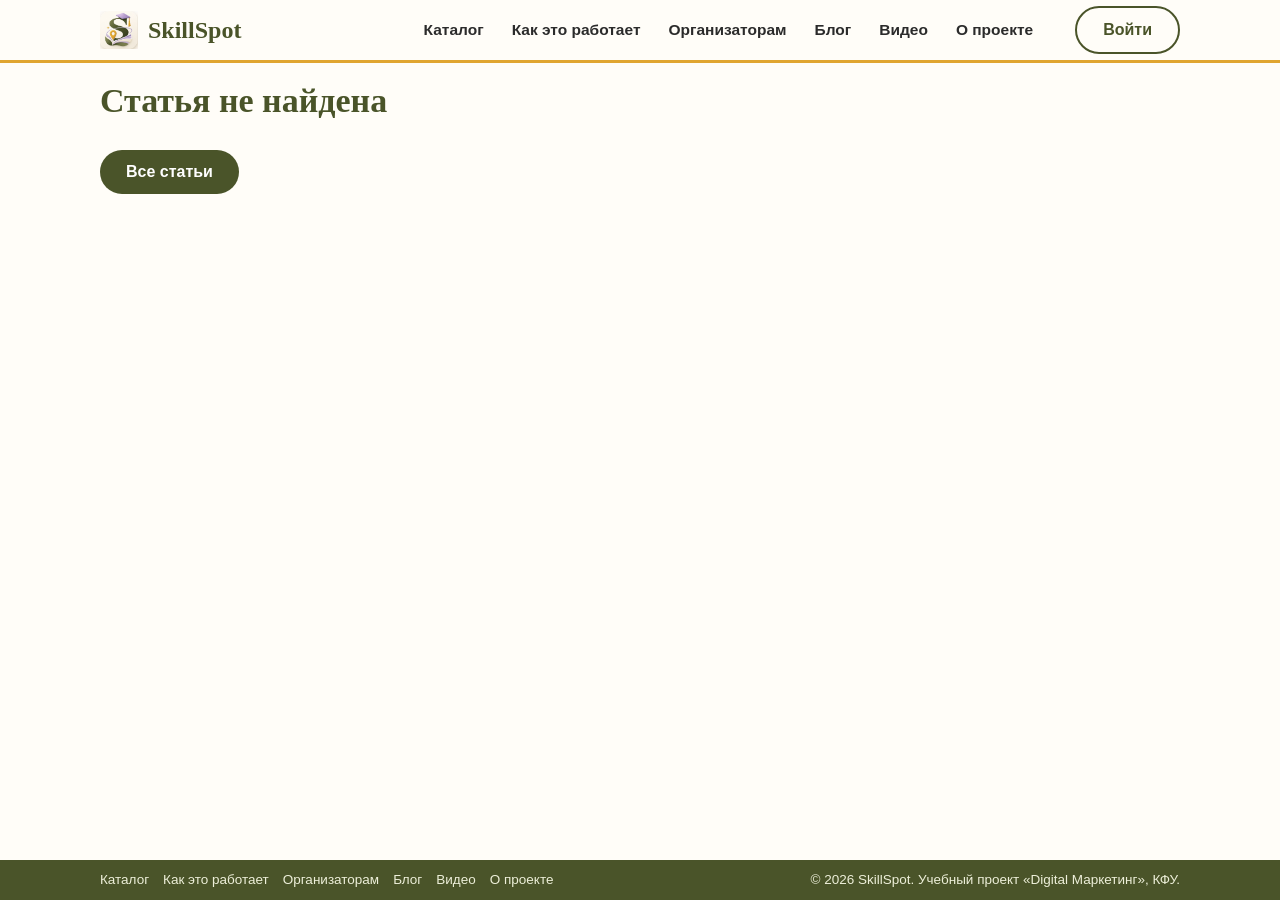
<file: post.html>
<!doctype html>
<html lang="ru">
<head>
<meta charset="utf-8">
<meta name="viewport" content="width=device-width,initial-scale=1">
<title>Статья — SkillSpot</title>
<meta name="description" content="Статья блога SkillSpot.">
<link rel="icon" href="assets/mark.png">
<link rel="stylesheet" href="css/style.css">
</head>
<body data-page="post">
<div id="site-header"></div>
<main id="main"></main>
<div id="site-footer"></div>
<script src="js/data.js"></script>
<script src="js/pages.js"></script>
<script src="js/layout.js"></script>
</body>
</html>
</file>
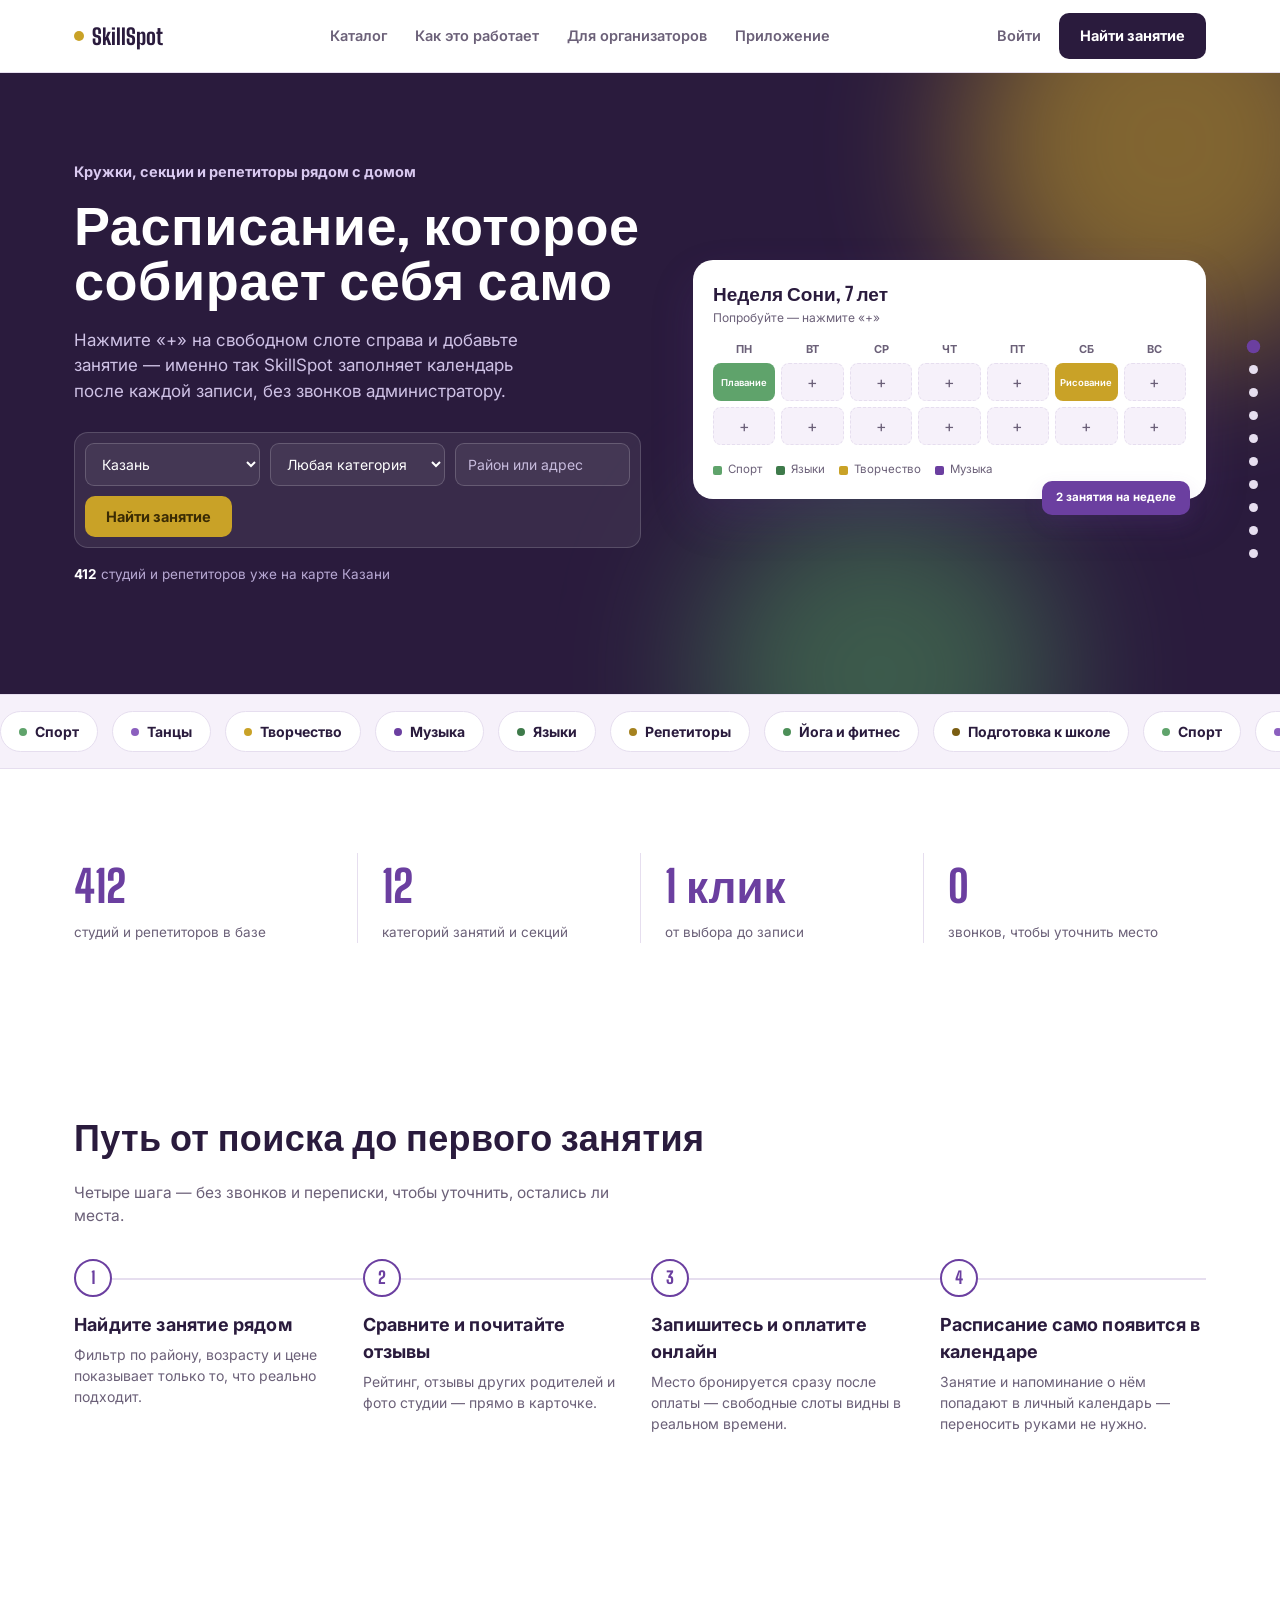
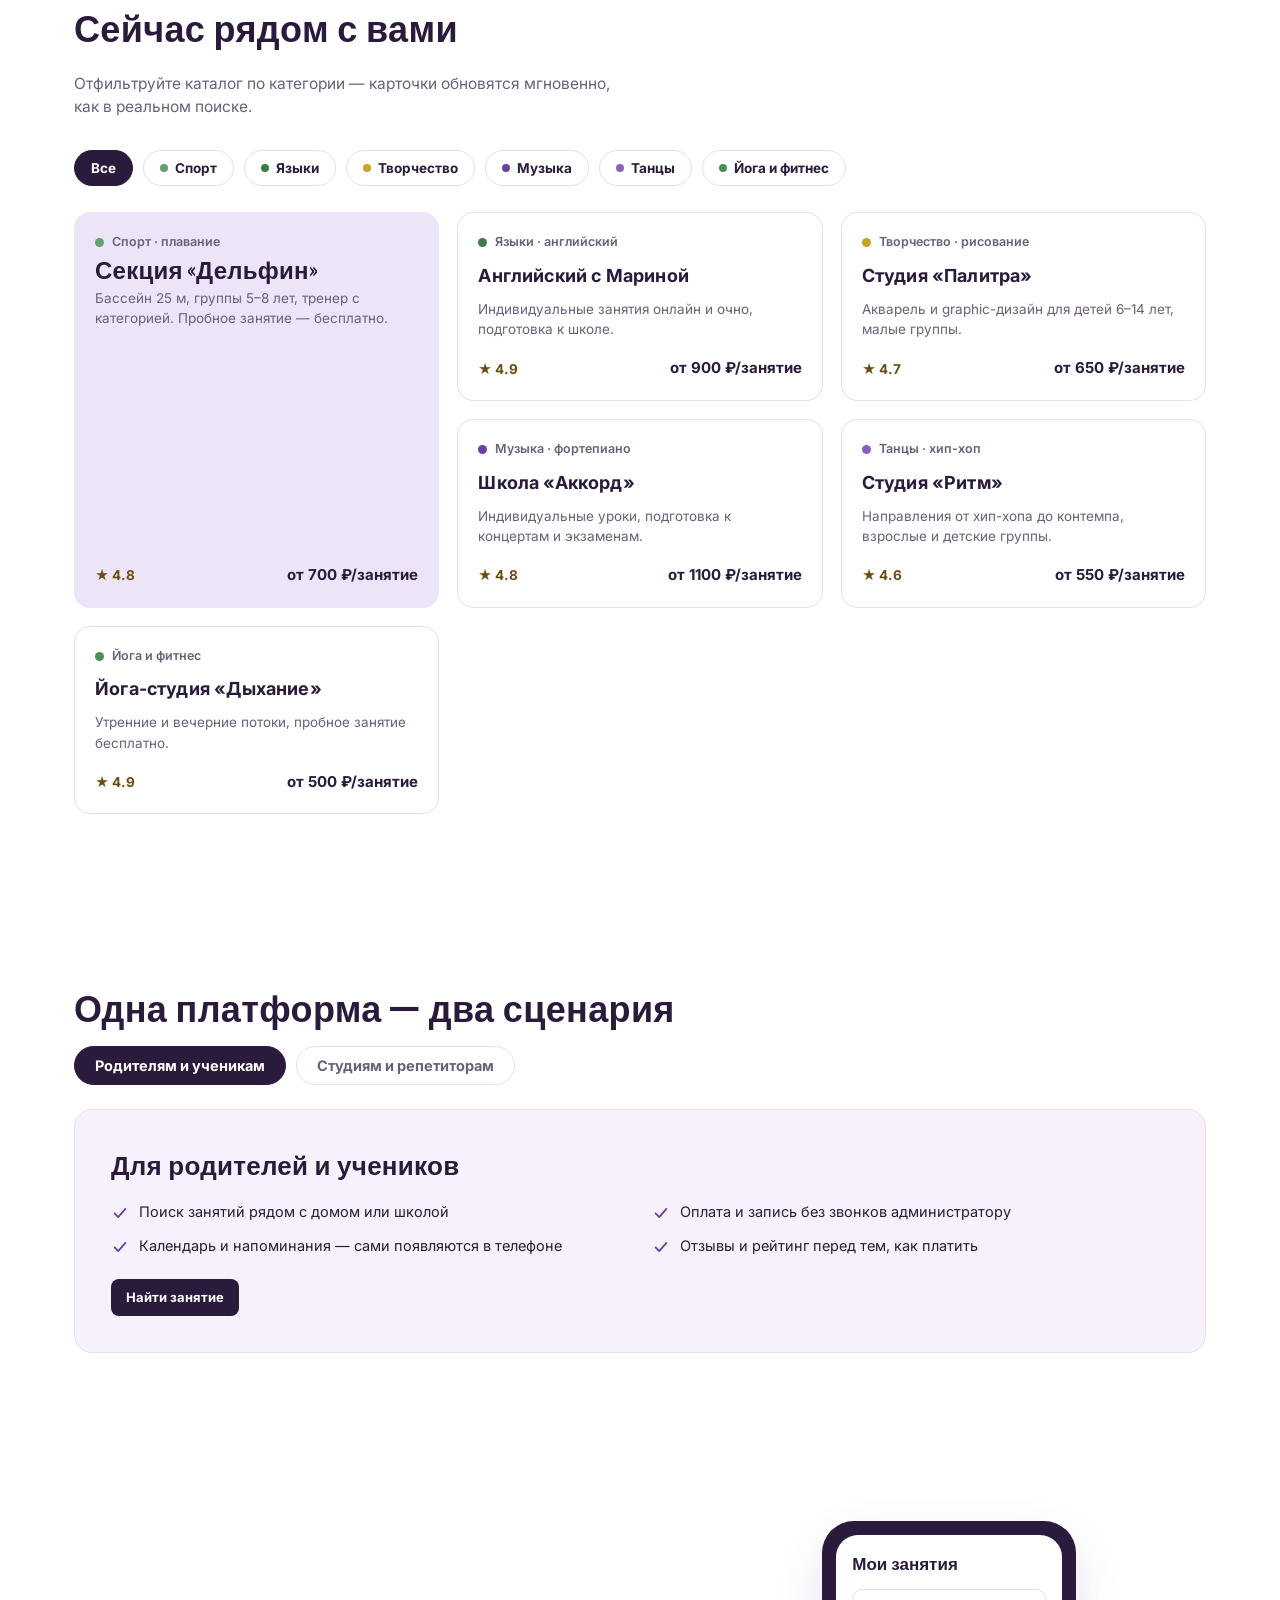
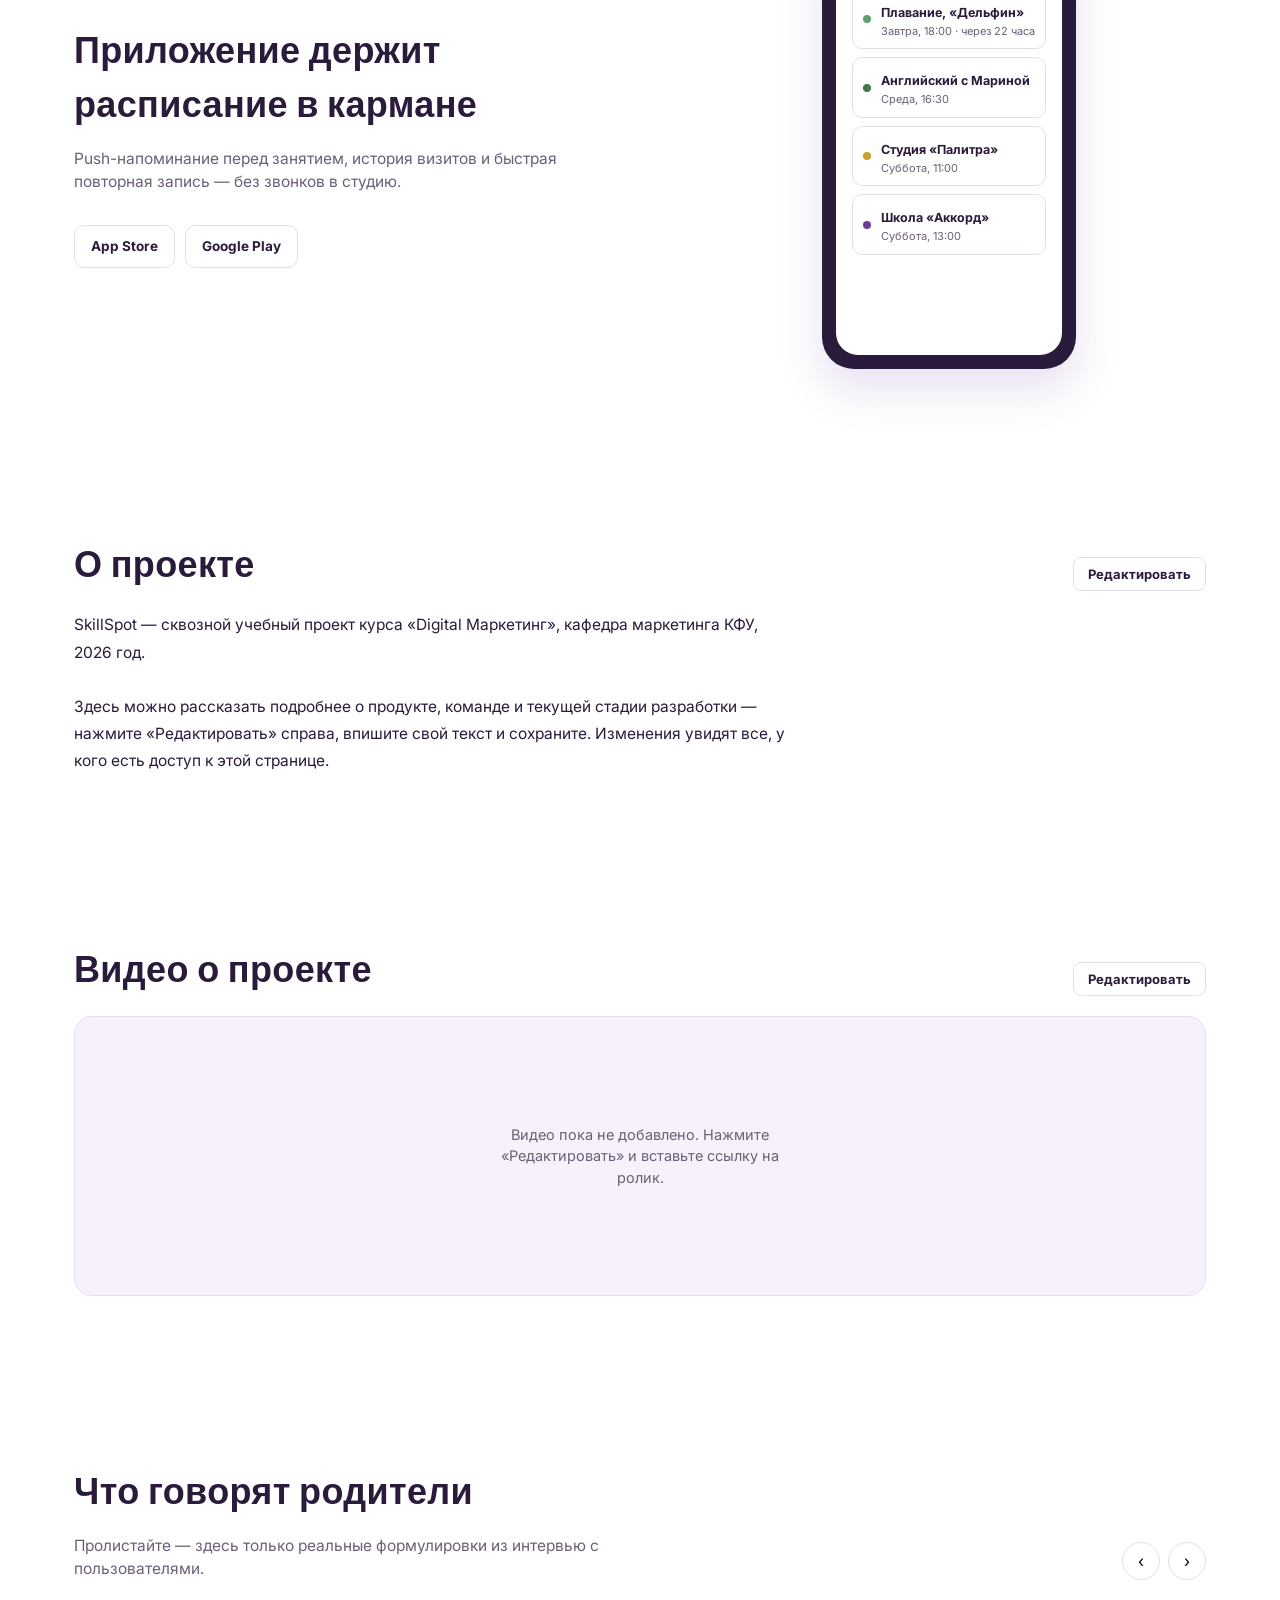
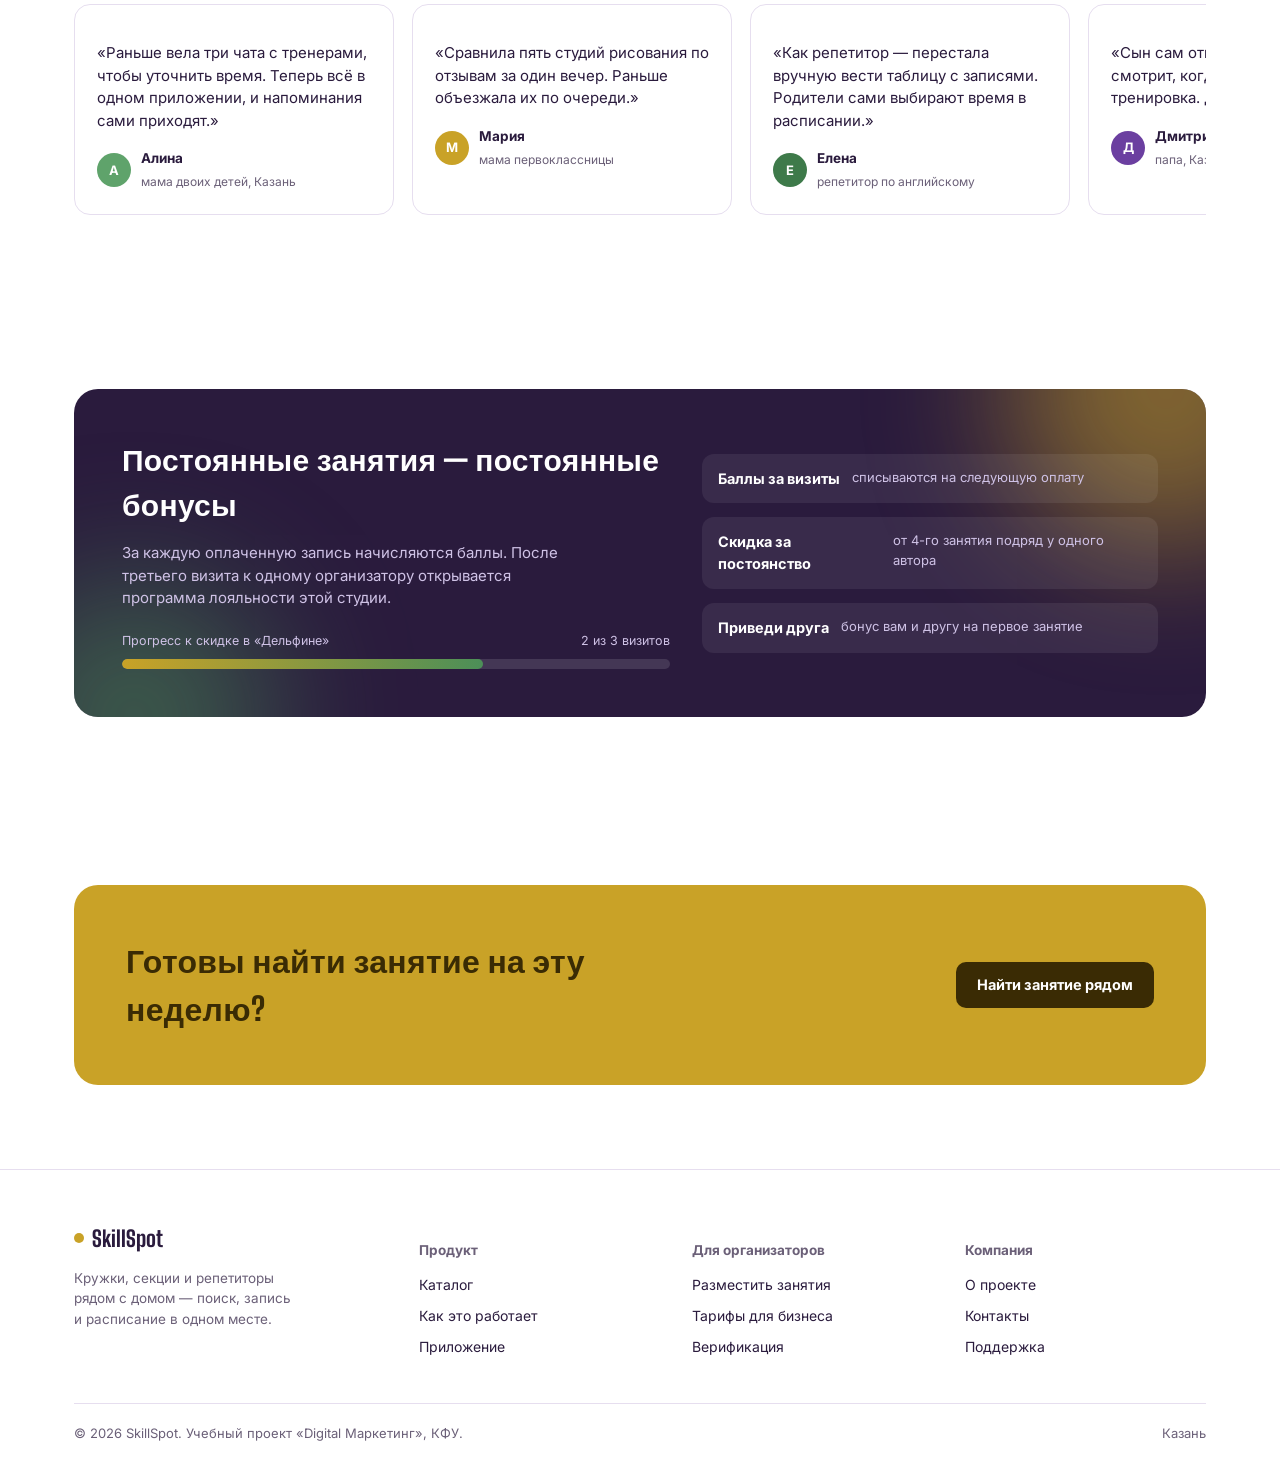
<file: skillspot_standalone.html>
<!DOCTYPE html>
<html lang="ru">
<head>
<meta charset="UTF-8">
<meta name="viewport" content="width=device-width, initial-scale=1, viewport-fit=cover">
<title>SkillSpot — расписание, которое собирает себя само</title>
<link rel="preconnect" href="https://fonts.googleapis.com">
<link rel="preconnect" href="https://fonts.gstatic.com" crossorigin>
<link href="https://fonts.googleapis.com/css2?family=Big+Shoulders+Display:wght@600;700;800;900&family=Inter:wght@400;500;600;700&display=swap" rel="stylesheet">
<style>
  :root{
    box-sizing:border-box;
    padding-top:env(safe-area-inset-top,0px);
    padding-bottom:env(safe-area-inset-bottom,0px);

    --ink:#2A1B3D;
    --paper:#FFFFFF;
    --paper-2:#F6F1FA;
    --sub:#6B6078;
    --line:#E6DEEF;

    --brand:#6B3FA0;
    --brand-ink:#3F2461;
    --brand-tint:#EEE4F7;

    --mustard:#C9A227;
    --mustard-ink:#6B4E0F;
    --green:#4C8F58;
    --green-ink:#254A2C;

    --sport:#5FA36B;
    --art:#C9A227;
    --music:#6B3FA0;
    --lang:#3E7A4A;
    --tutor:#A5821F;
    --dance:#8B5FBE;
    --fitness:#4C8F58;
    --school:#7A5D12;

    --shadow: 0 20px 45px rgba(107,63,160,0.16);
    --shadow-sm: 0 8px 20px rgba(107,63,160,0.12);
  }
  html{scroll-padding-top:76px; scroll-behavior:smooth;}
  @media (prefers-reduced-motion: reduce){ html{scroll-behavior:auto;} }
  *{box-sizing:border-box;}
  ::selection{ background:var(--brand-tint); color:var(--brand-ink); }

  @media (prefers-color-scheme: dark){
    :root:not([data-theme="light"]){
      --ink:#F1EEF7; --paper:#1E1730; --paper-2:#241B3A; --sub:#C7BBDD; --line:#3A2D55;
      --brand-tint:#33254D;
    }
  }
  :root[data-theme="dark"]{
    --ink:#F1EEF7; --paper:#1E1730; --paper-2:#241B3A; --sub:#C7BBDD; --line:#3A2D55;
    --brand-tint:#33254D;
  }

  body{
    margin:0; background:var(--paper); color:var(--ink);
    font-family:"Inter",-apple-system,BlinkMacSystemFont,"Segoe UI",Roboto,Arial,sans-serif;
    -webkit-font-smoothing:antialiased;
    font-size:16px; line-height:1.5;
  }
  h1,h2,h3{
    font-family:"Big Shoulders Display","Arial Narrow",Arial,sans-serif;
    font-weight:800; letter-spacing:0.01em; margin:0; color:var(--ink);
  }
  a{color:inherit; text-decoration:none;}
  img,svg{display:block; max-width:100%;}
  :focus-visible{ outline:2.5px solid var(--mustard); outline-offset:2px; border-radius:4px; }
  button{ font-family:inherit; }

  ::-webkit-scrollbar{ width:10px; height:10px; }
  ::-webkit-scrollbar-track{ background:var(--paper-2); }
  ::-webkit-scrollbar-thumb{ background:var(--brand); border-radius:8px; }
  html{ scrollbar-color:var(--brand) var(--paper-2); }

  .wrap{ max-width:1180px; margin:0 auto; padding:0 24px; }
  section{ padding:84px 0; }
  @media (max-width:720px){ section{ padding:56px 0; } }

  /* ---------- header ---------- */
  header.site{
    position:sticky; top:0; z-index:50;
    background:color-mix(in srgb, var(--paper) 90%, transparent);
    backdrop-filter: blur(10px);
    border-bottom:1px solid var(--line);
    padding-top:env(safe-area-inset-top,0px);
  }
  .nav{ display:flex; align-items:center; justify-content:space-between; height:72px; }
  .logo{ display:flex; align-items:center; gap:8px; font-family:"Big Shoulders Display",sans-serif; font-weight:800; font-size:22px; }
  .logo .dot{ width:10px; height:10px; border-radius:50%; background:var(--mustard); }
  nav.links{ display:flex; gap:28px; font-size:14.5px; font-weight:600; }
  nav.links a{ color:var(--sub); position:relative; }
  nav.links a:hover{ color:var(--ink); }
  .nav-right{ display:flex; align-items:center; gap:18px; }
  .nav-right .login{ font-size:14.5px; font-weight:600; color:var(--sub); }
  .btn{
    display:inline-flex; align-items:center; justify-content:center; gap:6px;
    padding:11px 20px; border-radius:10px; font-weight:700; font-size:14.5px;
    border:1.5px solid transparent; cursor:pointer; white-space:nowrap;
    transition:transform .18s ease, box-shadow .18s ease, background .18s ease;
  }
  @media (prefers-reduced-motion: reduce){ .btn{ transition:none; } }
  .btn-primary{ background:var(--ink); color:var(--paper); }
  .btn-primary:hover{ transform:translateY(-2px); box-shadow:var(--shadow-sm); }
  .btn-mustard{ background:var(--mustard); color:#3A2B04; }
  .btn-mustard:hover{ transform:translateY(-2px); box-shadow:0 14px 30px rgba(201,162,39,0.35); }
  .btn-outline{ background:transparent; border-color:var(--line); color:var(--ink); }
  .btn-outline:hover{ border-color:var(--brand); color:var(--brand); }
  .btn-sm{ padding:8px 14px; font-size:13px; border-radius:8px; }
  .btn:active{ transform:translateY(0); }

  .burger{ display:none; background:none; border:none; padding:6px; cursor:pointer; }
  .burger span{ display:block; width:22px; height:2px; background:var(--ink); margin:5px 0; }
  @media (max-width:860px){
    nav.links{ display:none; }
    .nav-right .login{ display:none; }
    .burger{ display:block; }
  }
  .mobile-panel{ display:none; flex-direction:column; gap:14px; padding:16px 24px 24px; border-top:1px solid var(--line); }
  .mobile-panel.open{ display:flex; }
  .mobile-panel a{ font-weight:600; color:var(--ink); }

  /* ---------- scrollspy rail ---------- */
  .rail{
    position:fixed; right:22px; top:50%; transform:translateY(-50%);
    display:flex; flex-direction:column; gap:14px; z-index:45;
  }
  .rail a{ width:9px; height:9px; border-radius:50%; background:var(--line); display:block; transition:transform .2s ease, background .2s ease; }
  .rail a.active{ background:var(--brand); transform:scale(1.5); }
  @media (max-width:1040px){ .rail{ display:none; } }

  /* ---------- hero ---------- */
  .hero{
    position:relative; overflow:hidden; padding:88px 0 96px;
    background:var(--ink); color:#F4F0FA;
  }
  .glow{ position:absolute; border-radius:50%; filter:blur(70px); opacity:.55; pointer-events:none; }
  .glow-1{ width:420px; height:420px; background:var(--mustard); top:-140px; right:-100px; }
  .glow-2{ width:360px; height:360px; background:var(--green); bottom:-160px; right:220px; }
  .hero-grid{ position:relative; display:grid; grid-template-columns:1.05fr 0.95fr; gap:52px; align-items:center; z-index:2; }
  @media (max-width:900px){ .hero-grid{ grid-template-columns:1fr; gap:40px; } }
  .eyebrow-free{ font-size:14.5px; color:#D9C9F0; font-weight:700; margin-bottom:14px; }
  h1.hero-title{ font-size:54px; line-height:1.03; margin-bottom:20px; color:#fff; }
  @media (max-width:520px){ h1.hero-title{ font-size:36px; } }
  .hero p.lead{ font-size:17px; color:#CFC2E6; max-width:480px; margin-bottom:28px; }

  .finder{
    display:flex; gap:10px; flex-wrap:wrap; background:rgba(255,255,255,0.07);
    border:1px solid rgba(255,255,255,0.16); border-radius:14px; padding:10px;
  }
  .finder select, .finder input{
    border:1px solid rgba(255,255,255,0.18); background:rgba(255,255,255,0.06); color:#fff;
    border-radius:9px; padding:11px 12px; font-size:14px; font-family:inherit;
    flex:1; min-width:130px;
  }
  .finder select option{ color:#111; }
  .finder input::placeholder{ color:#C7BBDD; }
  .finder .btn{ flex:0 0 auto; }
  @media (max-width:520px){ .finder{ flex-direction:column; } .finder select, .finder input{ min-width:100%; } }

  .trust-line{ margin-top:16px; font-size:13.5px; color:#B8A9D4; }
  .trust-line b{ color:#fff; }

  /* interactive planner card */
  .schedule-card{
    background:var(--paper); border-radius:20px; box-shadow:var(--shadow); padding:20px; position:relative; color:var(--ink);
  }
  .schedule-head{ display:flex; justify-content:space-between; align-items:baseline; margin-bottom:14px; }
  .schedule-head .cal-title{ font-family:"Big Shoulders Display",sans-serif; font-weight:800; font-size:19px; }
  .schedule-head .cal-sub{ font-size:12px; color:var(--sub); }
  .week{ display:grid; grid-template-columns:repeat(7,1fr); gap:6px; }
  .day{ display:flex; flex-direction:column; gap:6px; }
  .day .d-label{ font-size:11px; text-align:center; color:var(--sub); font-weight:700; }
  .slot{ border-radius:8px; padding:6px 5px; font-size:9.5px; line-height:1.25; color:#fff; font-weight:600; min-height:38px; display:flex; align-items:center; justify-content:center; text-align:center; }
  .slot.empty{ background:var(--paper-2); border:1px dashed var(--line); min-height:38px; color:var(--sub); cursor:pointer; font-size:16px; font-weight:400; position:relative; }
  .slot.empty:hover{ border-color:var(--brand); color:var(--brand); }
  .add-menu{
    position:absolute; z-index:10; background:var(--paper); border:1px solid var(--line); border-radius:10px;
    box-shadow:var(--shadow); padding:6px; display:none; flex-direction:column; gap:3px; min-width:120px;
  }
  .add-menu.open{ display:flex; }
  .add-menu button{
    border:none; background:none; text-align:left; font-size:11px; padding:6px 8px; border-radius:6px; cursor:pointer;
    display:flex; align-items:center; gap:6px; color:var(--ink);
  }
  .add-menu button:hover{ background:var(--paper-2); }
  .add-menu .sw{ width:8px; height:8px; border-radius:50%; flex:0 0 auto; }
  .legend-row{ display:flex; gap:14px; flex-wrap:wrap; margin-top:16px; font-size:11.5px; color:var(--sub); }
  .legend-row .lg{ display:flex; align-items:center; gap:6px; }
  .legend-row .sq{ width:9px; height:9px; border-radius:2px; }
  .plan-count{
    position:absolute; right:16px; bottom:-16px; background:var(--brand); color:#fff;
    font-size:11.5px; font-weight:700; padding:8px 14px; border-radius:10px; box-shadow:var(--shadow-sm);
  }

  /* ---------- marquee ---------- */
  .marquee-wrap{ overflow:hidden; border-top:1px solid var(--line); border-bottom:1px solid var(--line); background:var(--paper-2); padding:16px 0; }
  .marquee{ display:flex; gap:14px; width:max-content; animation:scroll-left 32s linear infinite; }
  @media (prefers-reduced-motion: reduce){ .marquee{ animation:none; flex-wrap:wrap; } }
  .marquee-wrap:hover .marquee{ animation-play-state:paused; }
  @keyframes scroll-left{ from{ transform:translateX(0); } to{ transform:translateX(-50%); } }
  .m-chip{ display:flex; align-items:center; gap:8px; padding:9px 18px; border-radius:999px; background:var(--paper); border:1px solid var(--line); font-weight:700; font-size:14px; white-space:nowrap; }
  .m-chip .dot{ width:8px; height:8px; border-radius:50%; }

  /* ---------- stats ---------- */
  .stats-grid{ display:grid; grid-template-columns:repeat(4,1fr); }
  @media (max-width:760px){ .stats-grid{ grid-template-columns:repeat(2,1fr); } }
  .stat{ padding:0 24px; border-left:1px solid var(--line); }
  .stat:first-child{ border-left:none; padding-left:0; }
  @media (max-width:760px){ .stat:nth-child(2n+1){ border-left:none; padding-left:0; } }
  .stat b{ display:block; font-family:"Big Shoulders Display",sans-serif; font-size:44px; font-weight:800; color:var(--brand); }
  .stat span{ font-size:13.5px; color:var(--sub); }

  /* ---------- categories heading ---------- */
  h2.section-title{ font-size:36px; margin-bottom:10px; }
  p.section-lead{ color:var(--sub); font-size:15.5px; max-width:560px; margin-bottom:32px; }

  /* ---------- journey / how it works ---------- */
  .journey{ position:relative; }
  .journey-line{ position:absolute; left:0; right:0; top:19px; height:2px; background:var(--line); }
  @media (max-width:760px){ .journey-line{ display:none; } }
  .steps{ display:grid; grid-template-columns:repeat(4,1fr); gap:22px; position:relative; }
  @media (max-width:900px){ .steps{ grid-template-columns:repeat(2,1fr); } }
  @media (max-width:520px){ .steps{ grid-template-columns:1fr; } }
  .step .num{
    width:38px; height:38px; border-radius:50%; background:var(--paper); border:2px solid var(--brand);
    color:var(--brand); font-family:"Big Shoulders Display",sans-serif; font-size:17px; font-weight:800;
    display:flex; align-items:center; justify-content:center; margin-bottom:14px; position:relative; z-index:2;
  }
  .step h3{ font-size:18px; font-weight:700; margin:0 0 6px; font-family:"Inter",sans-serif; }
  .step p{ font-size:14px; color:var(--sub); margin:0; }

  /* ---------- providers ---------- */
  .filter-row{ display:flex; gap:10px; flex-wrap:wrap; margin-bottom:26px; }
  .filter-btn{
    border:1.5px solid var(--line); background:var(--paper); color:var(--ink); border-radius:999px;
    padding:9px 16px; font-size:13.5px; font-weight:700; cursor:pointer; display:flex; align-items:center; gap:7px;
    transition:border-color .15s ease, color .15s ease;
  }
  .filter-btn .dot{ width:8px; height:8px; border-radius:50%; }
  .filter-btn.active{ border-color:var(--ink); background:var(--ink); color:#fff; }
  .filter-btn.active .dot{ box-shadow:0 0 0 2px rgba(255,255,255,0.5); }

  .prov-grid{ display:grid; grid-template-columns:repeat(3,1fr); gap:18px; grid-auto-flow:dense; }
  @media (max-width:900px){ .prov-grid{ grid-template-columns:repeat(2,1fr); } }
  @media (max-width:600px){ .prov-grid{ grid-template-columns:1fr; } }
  .prov-card{
    border:1px solid var(--line); border-radius:16px; padding:20px; background:var(--paper);
    display:flex; flex-direction:column; gap:10px; transition:transform .18s ease, box-shadow .18s ease;
  }
  .prov-card:hover{ transform:translateY(-3px); box-shadow:var(--shadow-sm); }
  .prov-card.big{ grid-row:span 2; justify-content:space-between; background:var(--brand-tint); border-color:transparent; }
  .prov-card.hidden{ display:none; }
  .prov-top{ display:flex; align-items:center; gap:8px; }
  .prov-top .dot{ width:9px; height:9px; border-radius:50%; }
  .prov-top span{ font-size:12.5px; color:var(--sub); font-weight:600; }
  .prov-card h3{ font-family:"Inter",sans-serif; font-size:18px; font-weight:700; }
  .prov-card.big h3{ font-size:24px; font-family:"Big Shoulders Display",sans-serif; }
  .prov-card p{ font-size:13.5px; color:var(--sub); margin:0; }
  .prov-meta{ display:flex; justify-content:space-between; align-items:center; font-size:13.5px; margin-top:auto; padding-top:8px; }
  .prov-meta b{ font-size:15px; }
  .rating{ color:var(--mustard-ink); font-weight:700; }
  .empty-state{ display:none; text-align:center; padding:40px 0; color:var(--sub); font-size:14.5px; }
  .empty-state.show{ display:block; }

  /* ---------- audience tabs ---------- */
  .tabs{ display:flex; gap:10px; margin-bottom:24px; }
  .tab-btn{
    border:1.5px solid var(--line); background:var(--paper); color:var(--sub); font-weight:700; font-size:14.5px;
    border-radius:999px; padding:10px 20px; cursor:pointer;
  }
  .tab-btn.active{ background:var(--ink); color:#fff; border-color:var(--ink); }
  .tab-panel{ display:none; border:1px solid var(--line); border-radius:18px; padding:36px; background:var(--paper-2); }
  .tab-panel.active{ display:block; }
  .tab-panel h3{ font-family:"Big Shoulders Display",sans-serif; font-size:26px; margin-bottom:16px; }
  .tab-panel ul{ list-style:none; margin:0 0 22px; padding:0; display:grid; grid-template-columns:1fr 1fr; gap:12px 24px; }
  @media (max-width:600px){ .tab-panel ul{ grid-template-columns:1fr; } }
  .tab-panel li{ font-size:14.5px; color:var(--ink); display:flex; gap:10px; align-items:flex-start; }
  .tab-panel li svg{ flex:0 0 auto; margin-top:3px; color:var(--brand); }

  /* ---------- app ---------- */
  .app-grid{ display:grid; grid-template-columns:1fr 0.9fr; gap:48px; align-items:center; }
  @media (max-width:900px){ .app-grid{ grid-template-columns:1fr; } }
  .app-badges{ display:flex; gap:10px; margin-top:22px; flex-wrap:wrap; }
  .app-badge{ border:1.5px solid var(--line); border-radius:10px; padding:10px 16px; font-size:13.5px; font-weight:700; }
  .phone{ background:var(--ink); border-radius:32px; padding:14px; max-width:280px; margin:0 auto; box-shadow:var(--shadow); }
  .phone-screen{ background:var(--paper); border-radius:22px; padding:16px; min-height:420px; }
  .phone-app-title{ font-family:"Big Shoulders Display",sans-serif; font-weight:800; font-size:17px; margin-bottom:12px; }
  .phone-item{ display:flex; gap:10px; align-items:center; border:1px solid var(--line); border-radius:10px; padding:9px 10px; margin-bottom:8px; }
  .phone-item .sq{ width:8px; height:8px; border-radius:50%; flex:0 0 auto; }
  .phone-item div span{ display:block; font-size:11px; color:var(--sub); }
  .phone-item div b{ font-size:12.5px; }

  /* ---------- reviews carousel ---------- */
  .rev-head{ display:flex; justify-content:space-between; align-items:flex-end; margin-bottom:24px; gap:16px; flex-wrap:wrap; }
  .rev-nav{ display:flex; gap:8px; }
  .rev-nav button{ width:38px; height:38px; border-radius:50%; border:1.5px solid var(--line); background:var(--paper); cursor:pointer; font-size:16px; }
  .rev-nav button:hover{ border-color:var(--brand); color:var(--brand); }
  .rev-scroll{ display:flex; gap:18px; overflow-x:auto; scroll-snap-type:x mandatory; padding-bottom:6px; scrollbar-width:none; }
  .rev-scroll::-webkit-scrollbar{ display:none; }
  .rev-card{ border:1px solid var(--line); border-radius:16px; padding:22px; background:var(--paper); scroll-snap-align:start; flex:0 0 320px; }
  .rev-quote{ font-size:15px; margin-bottom:16px; }
  .rev-who{ display:flex; align-items:center; gap:10px; }
  .avatar{ width:34px; height:34px; border-radius:50%; display:flex; align-items:center; justify-content:center; color:#fff; font-weight:700; font-size:13px; flex:0 0 auto; }
  .rev-who div b{ font-size:13.5px; display:block; }
  .rev-who div span{ font-size:12px; color:var(--sub); }

  /* ---------- loyalty ---------- */
  .loyalty{ background:var(--ink); color:#F4F0FA; border-radius:24px; padding:48px; position:relative; overflow:hidden; }
  .loyalty-grid{ display:grid; grid-template-columns:1.2fr 1fr; gap:32px; align-items:center; position:relative; z-index:2; }
  @media (max-width:800px){ .loyalty-grid{ grid-template-columns:1fr; } }
  .loyalty h2{ color:#fff; font-size:30px; margin-bottom:12px; }
  .loyalty p{ color:#CFC2E6; font-size:15px; max-width:440px; }
  .progress-wrap{ margin-top:22px; }
  .progress-label{ display:flex; justify-content:space-between; font-size:12.5px; color:#CFC2E6; margin-bottom:8px; }
  .progress-track{ height:10px; border-radius:999px; background:rgba(255,255,255,0.12); overflow:hidden; }
  .progress-fill{ height:100%; width:0%; border-radius:999px; background:linear-gradient(90deg,var(--mustard),var(--green)); transition:width 1.1s cubic-bezier(.2,.8,.2,1); }
  @media (prefers-reduced-motion: reduce){ .progress-fill{ transition:none; } }
  .loy-list{ display:flex; flex-direction:column; gap:14px; }
  .loy-item{ display:flex; gap:12px; align-items:flex-start; background:rgba(255,255,255,0.07); border-radius:12px; padding:14px 16px; }
  .loy-item b{ display:block; font-size:14.5px; color:#fff; }
  .loy-item span{ font-size:13px; color:#CFC2E6; }

  /* ---------- cta band ---------- */
  .cta-band{
    border-radius:24px; padding:52px; background:var(--mustard); color:#3A2B04;
    display:flex; justify-content:space-between; align-items:center; gap:24px; flex-wrap:wrap;
  }
  .cta-band h2{ font-size:32px; max-width:520px; color:#3A2B04; }
  .cta-band .btn-primary{ background:#3A2B04; }

  /* ---------- editable content & video blocks ---------- */
  .edit-head{ display:flex; justify-content:space-between; align-items:flex-end; gap:16px; margin-bottom:20px; flex-wrap:wrap; }
  .edit-toggle{ display:none; }
  .content-view{ font-size:15.5px; color:var(--ink); line-height:1.75; max-width:720px; white-space:pre-wrap; }
  .content-edit textarea{
    width:100%; min-height:170px; border:1px solid var(--line); border-radius:12px; padding:14px;
    font-family:inherit; font-size:14.5px; resize:vertical; background:var(--paper); color:var(--ink);
  }
  .edit-actions{ display:flex; gap:10px; margin-top:12px; }
  .video-view{
    border:1px solid var(--line); border-radius:18px; overflow:hidden; background:var(--paper-2);
    min-height:280px; display:flex; align-items:center; justify-content:center;
  }
  .video-view video{ width:100%; max-height:520px; display:block; background:#000; }
  .video-placeholder{ color:var(--sub); font-size:14.5px; padding:70px 20px; text-align:center; max-width:340px; }
  .video-edit{ border:1px dashed var(--line); border-radius:16px; padding:22px; background:var(--paper-2); }
  .video-edit input[type="text"]{
    width:100%; border:1px solid var(--line); border-radius:10px; padding:11px 14px;
    font-size:14px; font-family:inherit; background:var(--paper); color:var(--ink);
  }
  .upload-hint{ font-size:12.5px; color:var(--sub); margin-top:10px; min-height:1em; }
  [hidden]{ display:none !important; }

  /* ---------- footer ---------- */
  footer{ border-top:1px solid var(--line); padding:52px 0 32px; }
  .foot-grid{ display:grid; grid-template-columns:1.3fr 1fr 1fr 1fr; gap:32px; margin-bottom:36px; }
  @media (max-width:760px){ .foot-grid{ grid-template-columns:1fr 1fr; } }
  .foot-col h4{ font-size:13.5px; margin-bottom:14px; color:var(--sub); font-weight:700; }
  .foot-col a{ display:block; font-size:14px; margin-bottom:10px; color:var(--ink); }
  .foot-col a:hover{ color:var(--brand); }
  .foot-bottom{ display:flex; justify-content:space-between; align-items:center; flex-wrap:wrap; gap:12px; font-size:13px; color:var(--sub); border-top:1px solid var(--line); padding-top:20px; }
</style>
</head>
<body>

<svg width="0" height="0" style="position:absolute">
  <symbol id="ic-check" viewBox="0 0 20 20"><path d="M4 10.5l4 4 8-9" fill="none" stroke="currentColor" stroke-width="2" stroke-linecap="round" stroke-linejoin="round"/></symbol>
</svg>

<header class="site">
  <div class="wrap nav">
    <a href="#top" class="logo"><span class="dot"></span>SkillSpot</a>
    <nav class="links">
      <a href="#categories">Каталог</a>
      <a href="#how">Как это работает</a>
      <a href="#audience">Для организаторов</a>
      <a href="#app">Приложение</a>
    </nav>
    <div class="nav-right">
      <a href="#" class="login">Войти</a>
      <a href="#finder" class="btn btn-primary">Найти занятие</a>
      <button class="burger" id="burgerBtn" aria-label="Открыть меню" aria-expanded="false">
        <span></span><span></span><span></span>
      </button>
    </div>
  </div>
  <div class="mobile-panel" id="mobilePanel">
    <a href="#categories">Каталог</a>
    <a href="#how">Как это работает</a>
    <a href="#audience">Для организаторов</a>
    <a href="#app">Приложение</a>
    <a href="#" class="login">Войти</a>
    <a href="#finder" class="btn btn-primary btn-sm" style="width:fit-content;">Найти занятие</a>
  </div>
</header>

<nav class="rail" aria-label="Разделы страницы">
  <a href="#top" data-rail class="active" aria-label="Начало"></a>
  <a href="#categories" data-rail aria-label="Каталог"></a>
  <a href="#how" data-rail aria-label="Как это работает"></a>
  <a href="#providers" data-rail aria-label="Занятия рядом"></a>
  <a href="#audience" data-rail aria-label="Для кого"></a>
  <a href="#app" data-rail aria-label="Приложение"></a>
  <a href="#content-block" data-rail aria-label="О проекте"></a>
  <a href="#video-block" data-rail aria-label="Видео"></a>
  <a href="#reviews" data-rail aria-label="Отзывы"></a>
  <a href="#loyalty" data-rail aria-label="Лояльность"></a>
</nav>

<main id="top">

  <!-- HERO -->
  <section class="hero">
    <span class="glow glow-1"></span>
    <span class="glow glow-2"></span>
    <div class="wrap hero-grid">
      <div>
        <div class="eyebrow-free">Кружки, секции и репетиторы рядом с домом</div>
        <h1 class="hero-title">Расписание, которое собирает себя само</h1>
        <p class="lead">Нажмите «+» на свободном слоте справа и добавьте занятие — именно так SkillSpot заполняет календарь после каждой записи, без звонков администратору.</p>

        <div class="finder" id="finder">
          <select aria-label="Город">
            <option>Казань</option>
            <option>Москва</option>
            <option>Санкт-Петербург</option>
          </select>
          <select aria-label="Категория">
            <option>Любая категория</option>
            <option>Спорт</option>
            <option>Творчество</option>
            <option>Музыка</option>
            <option>Языки</option>
          </select>
          <input type="text" placeholder="Район или адрес">
          <button class="btn btn-mustard">Найти занятие</button>
        </div>
        <p class="trust-line"><b>412</b> студий и репетиторов уже на карте Казани</p>
      </div>

      <div class="schedule-card">
        <div class="schedule-head">
          <div>
            <div class="cal-title">Неделя Сони, 7 лет</div>
            <div class="cal-sub">Попробуйте — нажмите «+»</div>
          </div>
        </div>
        <div class="week" id="week"></div>
        <div class="legend-row">
          <span class="lg"><span class="sq" style="background:var(--sport);"></span>Спорт</span>
          <span class="lg"><span class="sq" style="background:var(--lang);"></span>Языки</span>
          <span class="lg"><span class="sq" style="background:var(--art);"></span>Творчество</span>
          <span class="lg"><span class="sq" style="background:var(--music);"></span>Музыка</span>
        </div>
        <div class="plan-count" id="planCount">2 занятия на неделе</div>
      </div>
    </div>
  </section>

  <!-- MARQUEE -->
  <div class="marquee-wrap" id="categories">
    <div class="marquee" id="marqueeTrack"></div>
  </div>

  <!-- STATS -->
  <section>
    <div class="wrap stats-grid">
      <div class="stat"><b data-count="412">0</b><span>студий и репетиторов в базе</span></div>
      <div class="stat"><b data-count="12">0</b><span>категорий занятий и секций</span></div>
      <div class="stat"><b data-count="1" data-suffix=" клик">0</b><span>от выбора до записи</span></div>
      <div class="stat"><b data-count="0" data-suffix="" data-literal="0">0</b><span>звонков, чтобы уточнить место</span></div>
    </div>
  </section>

  <!-- HOW IT WORKS -->
  <section id="how">
    <div class="wrap">
      <h2 class="section-title">Путь от поиска до первого занятия</h2>
      <p class="section-lead">Четыре шага — без звонков и переписки, чтобы уточнить, остались ли места.</p>
      <div class="journey">
        <div class="journey-line"></div>
        <div class="steps">
          <div class="step">
            <div class="num">1</div>
            <h3>Найдите занятие рядом</h3>
            <p>Фильтр по району, возрасту и цене показывает только то, что реально подходит.</p>
          </div>
          <div class="step">
            <div class="num">2</div>
            <h3>Сравните и почитайте отзывы</h3>
            <p>Рейтинг, отзывы других родителей и фото студии — прямо в карточке.</p>
          </div>
          <div class="step">
            <div class="num">3</div>
            <h3>Запишитесь и оплатите онлайн</h3>
            <p>Место бронируется сразу после оплаты — свободные слоты видны в реальном времени.</p>
          </div>
          <div class="step">
            <div class="num">4</div>
            <h3>Расписание само появится в календаре</h3>
            <p>Занятие и напоминание о нём попадают в личный календарь — переносить руками не нужно.</p>
          </div>
        </div>
      </div>
    </div>
  </section>

  <!-- PROVIDERS -->
  <section id="providers">
    <div class="wrap">
      <h2 class="section-title">Сейчас рядом с вами</h2>
      <p class="section-lead">Отфильтруйте каталог по категории — карточки обновятся мгновенно, как в реальном поиске.</p>
      <div class="filter-row" id="filterRow">
        <button class="filter-btn active" data-filter="all">Все</button>
        <button class="filter-btn" data-filter="sport"><span class="dot" style="background:var(--sport);"></span>Спорт</button>
        <button class="filter-btn" data-filter="lang"><span class="dot" style="background:var(--lang);"></span>Языки</button>
        <button class="filter-btn" data-filter="art"><span class="dot" style="background:var(--art);"></span>Творчество</button>
        <button class="filter-btn" data-filter="music"><span class="dot" style="background:var(--music);"></span>Музыка</button>
        <button class="filter-btn" data-filter="dance"><span class="dot" style="background:var(--dance);"></span>Танцы</button>
        <button class="filter-btn" data-filter="fitness"><span class="dot" style="background:var(--fitness);"></span>Йога и фитнес</button>
      </div>

      <div class="prov-grid" id="provGrid">
        <div class="prov-card big" data-cat="sport">
          <div>
            <div class="prov-top"><span class="dot" style="background:var(--sport);"></span><span>Спорт · плавание</span></div>
            <h3>Секция «Дельфин»</h3>
            <p>Бассейн 25 м, группы 5–8 лет, тренер с категорией. Пробное занятие — бесплатно.</p>
          </div>
          <div class="prov-meta"><span class="rating">★ 4.8</span><b>от 700 ₽/занятие</b></div>
        </div>
        <div class="prov-card" data-cat="lang">
          <div class="prov-top"><span class="dot" style="background:var(--lang);"></span><span>Языки · английский</span></div>
          <h3>Английский с Мариной</h3>
          <p>Индивидуальные занятия онлайн и очно, подготовка к школе.</p>
          <div class="prov-meta"><span class="rating">★ 4.9</span><b>от 900 ₽/занятие</b></div>
        </div>
        <div class="prov-card" data-cat="art">
          <div class="prov-top"><span class="dot" style="background:var(--art);"></span><span>Творчество · рисование</span></div>
          <h3>Студия «Палитра»</h3>
          <p>Акварель и graphic-дизайн для детей 6–14 лет, малые группы.</p>
          <div class="prov-meta"><span class="rating">★ 4.7</span><b>от 650 ₽/занятие</b></div>
        </div>
        <div class="prov-card" data-cat="music">
          <div class="prov-top"><span class="dot" style="background:var(--music);"></span><span>Музыка · фортепиано</span></div>
          <h3>Школа «Аккорд»</h3>
          <p>Индивидуальные уроки, подготовка к концертам и экзаменам.</p>
          <div class="prov-meta"><span class="rating">★ 4.8</span><b>от 1100 ₽/занятие</b></div>
        </div>
        <div class="prov-card" data-cat="dance">
          <div class="prov-top"><span class="dot" style="background:var(--dance);"></span><span>Танцы · хип-хоп</span></div>
          <h3>Студия «Ритм»</h3>
          <p>Направления от хип-хопа до контемпа, взрослые и детские группы.</p>
          <div class="prov-meta"><span class="rating">★ 4.6</span><b>от 550 ₽/занятие</b></div>
        </div>
        <div class="prov-card" data-cat="fitness">
          <div class="prov-top"><span class="dot" style="background:var(--fitness);"></span><span>Йога и фитнес</span></div>
          <h3>Йога-студия «Дыхание»</h3>
          <p>Утренние и вечерние потоки, пробное занятие бесплатно.</p>
          <div class="prov-meta"><span class="rating">★ 4.9</span><b>от 500 ₽/занятие</b></div>
        </div>
      </div>
      <p class="empty-state" id="emptyState">Пока нет занятий в этой категории — загляните позже.</p>
    </div>
  </section>

  <!-- AUDIENCE TABS -->
  <section id="audience">
    <div class="wrap">
      <h2 class="section-title">Одна платформа — два сценария</h2>
      <div class="tabs">
        <button class="tab-btn active" data-tab="parents">Родителям и ученикам</button>
        <button class="tab-btn" data-tab="orgs">Студиям и репетиторам</button>
      </div>

      <div class="tab-panel active" id="tab-parents">
        <h3>Для родителей и учеников</h3>
        <ul>
          <li><svg width="18" height="18"><use href="#ic-check"/></svg>Поиск занятий рядом с домом или школой</li>
          <li><svg width="18" height="18"><use href="#ic-check"/></svg>Оплата и запись без звонков администратору</li>
          <li><svg width="18" height="18"><use href="#ic-check"/></svg>Календарь и напоминания — сами появляются в телефоне</li>
          <li><svg width="18" height="18"><use href="#ic-check"/></svg>Отзывы и рейтинг перед тем, как платить</li>
        </ul>
        <a href="#finder" class="btn btn-primary btn-sm">Найти занятие</a>
      </div>

      <div class="tab-panel" id="tab-orgs">
        <h3>Для студий, секций и репетиторов</h3>
        <ul>
          <li><svg width="18" height="18"><use href="#ic-check"/></svg>Поток новых клиентов из каталога и поиска</li>
          <li><svg width="18" height="18"><use href="#ic-check"/></svg>Приём онлайн-оплаты без отдельной кассы</li>
          <li><svg width="18" height="18"><use href="#ic-check"/></svg>Управление расписанием и записями в одном месте</li>
          <li><svg width="18" height="18"><use href="#ic-check"/></svg>Карточка с отзывами повышает доверие новых клиентов</li>
        </ul>
        <a href="#" class="btn btn-outline btn-sm">Разместить свои занятия</a>
      </div>
    </div>
  </section>

  <!-- APP -->
  <section id="app">
    <div class="wrap app-grid">
      <div>
        <h2 class="section-title">Приложение держит расписание в кармане</h2>
        <p class="section-lead">Push-напоминание перед занятием, история визитов и быстрая повторная запись — без звонков в студию.</p>
        <div class="app-badges">
          <span class="app-badge">App Store</span>
          <span class="app-badge">Google Play</span>
        </div>
      </div>
      <div class="phone">
        <div class="phone-screen">
          <div class="phone-app-title">Мои занятия</div>
          <div class="phone-item"><span class="sq" style="background:var(--sport);"></span><div><b>Плавание, «Дельфин»</b><span>Завтра, 18:00 · через 22 часа</span></div></div>
          <div class="phone-item"><span class="sq" style="background:var(--lang);"></span><div><b>Английский с Мариной</b><span>Среда, 16:30</span></div></div>
          <div class="phone-item"><span class="sq" style="background:var(--art);"></span><div><b>Студия «Палитра»</b><span>Суббота, 11:00</span></div></div>
          <div class="phone-item"><span class="sq" style="background:var(--music);"></span><div><b>Школа «Аккорд»</b><span>Суббота, 13:00</span></div></div>
        </div>
      </div>
    </div>
  </section>

  <!-- CONTENT (editable) -->
  <section id="content-block">
    <div class="wrap">
      <div class="edit-head">
        <h2 class="section-title" style="margin-bottom:0;">О проекте</h2>
        <button class="btn btn-outline btn-sm edit-toggle" data-edit-target="content">Редактировать</button>
      </div>
      <div id="contentView" class="content-view"></div>
      <div id="contentEdit" class="content-edit" hidden>
        <textarea id="contentTextarea" aria-label="Текст раздела «О проекте»"></textarea>
        <div class="edit-actions">
          <button class="btn btn-primary btn-sm" id="contentSave">Сохранить</button>
          <button class="btn btn-outline btn-sm" id="contentCancel">Отмена</button>
        </div>
      </div>
    </div>
  </section>

  <!-- VIDEO (editable) -->
  <section id="video-block">
    <div class="wrap">
      <div class="edit-head">
        <h2 class="section-title" style="margin-bottom:0;">Видео о проекте</h2>
        <button class="btn btn-outline btn-sm edit-toggle" data-edit-target="video">Редактировать</button>
      </div>
      <div id="videoView" class="video-view"></div>
      <div id="videoEdit" class="video-edit" hidden>
        <input type="text" id="videoUrlInput" placeholder="Ссылка на видео (YouTube или прямая ссылка на .mp4)">
        <div class="edit-actions">
          <button class="btn btn-primary btn-sm" id="videoSave">Сохранить</button>
          <button class="btn btn-outline btn-sm" id="videoCancel">Отмена</button>
        </div>
        <p class="upload-hint" id="uploadHint">Файл в этот статический сайт не загрузить — вставьте ссылку на видео, которое уже где-то размещено (YouTube, Google Drive с публичным доступом, ваш хостинг и т.д.).</p>
      </div>
    </div>
  </section>

  <!-- REVIEWS -->
  <section id="reviews">
    <div class="wrap">
      <div class="rev-head">
        <div>
          <h2 class="section-title" style="margin-bottom:6px;">Что говорят родители</h2>
          <p class="section-lead" style="margin-bottom:0;">Пролистайте — здесь только реальные формулировки из интервью с пользователями.</p>
        </div>
        <div class="rev-nav">
          <button id="revPrev" aria-label="Предыдущий отзыв">‹</button>
          <button id="revNext" aria-label="Следующий отзыв">›</button>
        </div>
      </div>
      <div class="rev-scroll" id="revScroll">
        <div class="rev-card">
          <p class="rev-quote">«Раньше вела три чата с тренерами, чтобы уточнить время. Теперь всё в одном приложении, и напоминания сами приходят.»</p>
          <div class="rev-who"><span class="avatar" style="background:var(--sport);">А</span><div><b>Алина</b><span>мама двоих детей, Казань</span></div></div>
        </div>
        <div class="rev-card">
          <p class="rev-quote">«Сравнила пять студий рисования по отзывам за один вечер. Раньше объезжала их по очереди.»</p>
          <div class="rev-who"><span class="avatar" style="background:var(--art);">М</span><div><b>Мария</b><span>мама первоклассницы</span></div></div>
        </div>
        <div class="rev-card">
          <p class="rev-quote">«Как репетитор — перестала вручную вести таблицу с записями. Родители сами выбирают время в расписании.»</p>
          <div class="rev-who"><span class="avatar" style="background:var(--lang);">Е</span><div><b>Елена</b><span>репетитор по английскому</span></div></div>
        </div>
        <div class="rev-card">
          <p class="rev-quote">«Сын сам открывает приложение и смотрит, когда следующая тренировка. Для него это как игра.»</p>
          <div class="rev-who"><span class="avatar" style="background:var(--music);">Д</span><div><b>Дмитрий</b><span>папа, Казань</span></div></div>
        </div>
      </div>
    </div>
  </section>

  <!-- LOYALTY -->
  <section id="loyalty">
    <div class="wrap">
      <div class="loyalty">
        <span class="glow glow-1" style="top:-160px; right:-120px; width:320px; height:320px;"></span>
        <span class="glow glow-2" style="bottom:-140px; left:-80px; width:280px; height:280px;"></span>
        <div class="loyalty-grid">
          <div>
            <h2>Постоянные занятия — постоянные бонусы</h2>
            <p>За каждую оплаченную запись начисляются баллы. После третьего визита к одному организатору открывается программа лояльности этой студии.</p>
            <div class="progress-wrap">
              <div class="progress-label"><span>Прогресс к скидке в «Дельфине»</span><span>2 из 3 визитов</span></div>
              <div class="progress-track"><div class="progress-fill" id="progressFill" data-target="66"></div></div>
            </div>
          </div>
          <div class="loy-list">
            <div class="loy-item"><b>Баллы за визиты</b><span>списываются на следующую оплату</span></div>
            <div class="loy-item"><b>Скидка за постоянство</b><span>от 4-го занятия подряд у одного автора</span></div>
            <div class="loy-item"><b>Приведи друга</b><span>бонус вам и другу на первое занятие</span></div>
          </div>
        </div>
      </div>
    </div>
  </section>

  <!-- CTA -->
  <section>
    <div class="wrap">
      <div class="cta-band">
        <h2>Готовы найти занятие на эту неделю?</h2>
        <a href="#finder" class="btn btn-primary">Найти занятие рядом</a>
      </div>
    </div>
  </section>

</main>

<footer>
  <div class="wrap">
    <div class="foot-grid">
      <div class="foot-col">
        <div class="logo" style="margin-bottom:10px;"><span class="dot"></span>SkillSpot</div>
        <p style="font-size:13.5px; color:var(--sub); max-width:220px;">Кружки, секции и репетиторы рядом с домом — поиск, запись и расписание в одном месте.</p>
      </div>
      <div class="foot-col">
        <h4>Продукт</h4>
        <a href="#categories">Каталог</a>
        <a href="#how">Как это работает</a>
        <a href="#app">Приложение</a>
      </div>
      <div class="foot-col">
        <h4>Для организаторов</h4>
        <a href="#audience">Разместить занятия</a>
        <a href="#">Тарифы для бизнеса</a>
        <a href="#">Верификация</a>
      </div>
      <div class="foot-col">
        <h4>Компания</h4>
        <a href="#">О проекте</a>
        <a href="#">Контакты</a>
        <a href="#">Поддержка</a>
      </div>
    </div>
    <div class="foot-bottom">
      <span>© 2026 SkillSpot. Учебный проект «Digital Маркетинг», КФУ.</span>
      <span>Казань</span>
    </div>
  </div>
</footer>

<script type="application/json" id="page-state">{"content":"SkillSpot — сквозной учебный проект курса «Digital Маркетинг», кафедра маркетинга КФУ, 2026 год.\n\nЗдесь можно рассказать подробнее о продукте, команде и текущей стадии разработки — нажмите «Редактировать» справа, впишите свой текст и сохраните. Изменения увидят все, у кого есть доступ к этой странице.","videoUrl":null,"videoName":null}</script>

<script>
(function(){
  "use strict";
  var reduceMotion = window.matchMedia('(prefers-reduced-motion: reduce)').matches;

  /* ---- mobile menu ---- */
  var burger = document.getElementById('burgerBtn');
  var panel = document.getElementById('mobilePanel');
  burger.addEventListener('click', function(){
    var open = panel.classList.toggle('open');
    burger.setAttribute('aria-expanded', open ? 'true' : 'false');
  });
  panel.querySelectorAll('a').forEach(function(a){
    a.addEventListener('click', function(){ panel.classList.remove('open'); burger.setAttribute('aria-expanded','false'); });
  });

  /* ---- marquee content (built from category list so it stays in sync) ---- */
  var cats = [
    ["Спорт","sport"], ["Танцы","dance"], ["Творчество","art"], ["Музыка","music"],
    ["Языки","lang"], ["Репетиторы","tutor"], ["Йога и фитнес","fitness"], ["Подготовка к школе","school"]
  ];
  var track = document.getElementById('marqueeTrack');
  function chip(name, key){
    var s = document.createElement('span');
    s.className = 'm-chip';
    s.innerHTML = '<span class="dot" style="background:var(--'+key+')"></span>'+name;
    return s;
  }
  [0,1].forEach(function(){
    cats.forEach(function(c){ track.appendChild(chip(c[0], c[1])); });
  });

  /* ---- interactive weekly planner ---- */
  var days = ["ПН","ВТ","СР","ЧТ","ПТ","СБ","ВС"];
  var preset = [
    { key:"sport", label:"Плавание", color:"var(--sport)" },
    { key:"lang", label:"Английский", color:"var(--lang)" },
    { key:"art", label:"Рисование", color:"var(--art)" },
    { key:"music", label:"Пианино", color:"var(--music)" }
  ];
  // initial state: two pre-filled slots (mon evening, sat morning), rest empty
  var state = [
    [{ label:"Плавание", color:"var(--sport)" }, null],
    [null, null],
    [null, null],
    [null, null],
    [null, null],
    [{ label:"Рисование", color:"var(--art)" }, null],
    [null, null]
  ];
  var weekEl = document.getElementById('week');
  var countEl = document.getElementById('planCount');

  function countFilled(){
    var n = 0;
    state.forEach(function(day){ day.forEach(function(s){ if(s) n++; }); });
    return n;
  }
  function updateCount(){
    var n = countFilled();
    countEl.textContent = n + (n===1 ? ' занятие на неделе' : (n>=2 && n<=4 ? ' занятия на неделе' : ' занятий на неделе'));
  }

  function closeAllMenus(){
    document.querySelectorAll('.add-menu.open').forEach(function(m){ m.classList.remove('open'); });
  }

  function renderWeek(){
    weekEl.innerHTML = '';
    days.forEach(function(dayName, di){
      var dayCol = document.createElement('div');
      dayCol.className = 'day';
      var lbl = document.createElement('div');
      lbl.className = 'd-label';
      lbl.textContent = dayName;
      dayCol.appendChild(lbl);

      state[di].forEach(function(item, si){
        if(item){
          var slot = document.createElement('div');
          slot.className = 'slot';
          slot.style.background = item.color;
          slot.textContent = item.label;
          dayCol.appendChild(slot);
        } else {
          var wrapEl = document.createElement('div');
          wrapEl.style.position = 'relative';
          var empty = document.createElement('div');
          empty.className = 'slot empty';
          empty.textContent = '+';
          empty.setAttribute('aria-label', 'Добавить занятие');
          empty.addEventListener('click', function(e){
            e.stopPropagation();
            var already = wrapEl.querySelector('.add-menu');
            var wasOpen = already && already.classList.contains('open');
            closeAllMenus();
            if(!wasOpen && already){ already.classList.add('open'); }
          });
          var menu = document.createElement('div');
          menu.className = 'add-menu';
          preset.forEach(function(p){
            var b = document.createElement('button');
            b.type = 'button';
            b.innerHTML = '<span class="sw" style="background:'+p.color+'"></span>'+p.label;
            b.addEventListener('click', function(e){
              e.stopPropagation();
              state[di][si] = { label:p.label, color:p.color };
              renderWeek();
              updateCount();
            });
            menu.appendChild(b);
          });
          wrapEl.appendChild(empty);
          wrapEl.appendChild(menu);
          dayCol.appendChild(wrapEl);
        }
      });
      weekEl.appendChild(dayCol);
    });
  }
  document.addEventListener('click', closeAllMenus);
  renderWeek();
  updateCount();

  /* ---- count-up stats ---- */
  var counters = document.querySelectorAll('[data-count]');
  function animateCounter(el){
    var target = parseInt(el.getAttribute('data-count'), 10);
    var suffix = el.getAttribute('data-suffix') || '';
    if(reduceMotion || target === 0){ el.textContent = target + suffix; return; }
    var dur = 900, start = null;
    function step(ts){
      if(!start) start = ts;
      var p = Math.min(1, (ts - start) / dur);
      el.textContent = Math.round(p * target) + suffix;
      if(p < 1) requestAnimationFrame(step);
    }
    requestAnimationFrame(step);
  }
  if('IntersectionObserver' in window){
    var statObs = new IntersectionObserver(function(entries){
      entries.forEach(function(en){
        if(en.isIntersecting){ animateCounter(en.target); statObs.unobserve(en.target); }
      });
    }, { threshold:0.5 });
    counters.forEach(function(c){ statObs.observe(c); });
  } else {
    counters.forEach(animateCounter);
  }

  /* ---- provider filter ---- */
  var filterBtns = document.querySelectorAll('.filter-btn');
  var provCards = document.querySelectorAll('.prov-card');
  var emptyState = document.getElementById('emptyState');
  filterBtns.forEach(function(btn){
    btn.addEventListener('click', function(){
      filterBtns.forEach(function(b){ b.classList.remove('active'); });
      btn.classList.add('active');
      var f = btn.getAttribute('data-filter');
      var visible = 0;
      provCards.forEach(function(card){
        var show = (f === 'all') || (card.getAttribute('data-cat') === f);
        card.classList.toggle('hidden', !show);
        if(show) visible++;
      });
      emptyState.classList.toggle('show', visible === 0);
    });
  });

  /* ---- audience tabs ---- */
  var tabBtns = document.querySelectorAll('.tab-btn');
  tabBtns.forEach(function(btn){
    btn.addEventListener('click', function(){
      tabBtns.forEach(function(b){ b.classList.remove('active'); });
      document.querySelectorAll('.tab-panel').forEach(function(p){ p.classList.remove('active'); });
      btn.classList.add('active');
      document.getElementById('tab-' + btn.getAttribute('data-tab')).classList.add('active');
    });
  });

  /* ---- reviews carousel controls ---- */
  var revScroll = document.getElementById('revScroll');
  document.getElementById('revPrev').addEventListener('click', function(){
    revScroll.scrollBy({ left: -340, behavior: reduceMotion ? 'auto' : 'smooth' });
  });
  document.getElementById('revNext').addEventListener('click', function(){
    revScroll.scrollBy({ left: 340, behavior: reduceMotion ? 'auto' : 'smooth' });
  });

  /* ---- loyalty progress bar reveal ---- */
  var fill = document.getElementById('progressFill');
  if('IntersectionObserver' in window){
    var progObs = new IntersectionObserver(function(entries){
      entries.forEach(function(en){
        if(en.isIntersecting){
          fill.style.width = fill.getAttribute('data-target') + '%';
          progObs.unobserve(en.target);
        }
      });
    }, { threshold:0.4 });
    progObs.observe(fill);
  } else {
    fill.style.width = fill.getAttribute('data-target') + '%';
  }

  /* ---- editable content & video — plain client-side, no external service ----
     Saved with localStorage, so edits persist in THIS browser on THIS device
     across reloads. There is no server behind this file, so edits are not
     shared with other visitors — each person editing sees only their own copy. */
  var STORAGE_KEY = 'skillspot_page_state_v1';
  var pageState = { content:"", videoUrl:null };
  var stateScriptEl = document.getElementById('page-state');
  if(stateScriptEl){
    try{ pageState = Object.assign(pageState, JSON.parse(stateScriptEl.textContent)); }catch(e){}
  }
  try{
    var saved = localStorage.getItem(STORAGE_KEY);
    if(saved) pageState = Object.assign(pageState, JSON.parse(saved));
  }catch(e){ /* localStorage unavailable (private mode, etc.) — fall back to defaults */ }

  function toEmbedUrl(url){
    var yt = url.match(/(?:youtu\.be\/|youtube\.com\/(?:watch\?v=|embed\/|shorts\/))([\w-]{6,})/);
    if(yt) return 'https://www.youtube.com/embed/' + yt[1];
    return null;
  }
  function renderContentBlock(){
    document.getElementById('contentView').textContent = pageState.content;
  }
  function renderVideoBlock(){
    var v = document.getElementById('videoView');
    if(!pageState.videoUrl){
      v.innerHTML = '<div class="video-placeholder">Видео пока не добавлено. Нажмите «Редактировать» и вставьте ссылку на ролик.</div>';
      return;
    }
    var embed = toEmbedUrl(pageState.videoUrl);
    if(embed){
      v.innerHTML = '<iframe width="100%" height="480" style="border:0;" src="'+embed+'" title="Видео о проекте" allowfullscreen loading="lazy"></iframe>';
    } else {
      v.innerHTML = '<video src="'+pageState.videoUrl+'" controls playsinline preload="metadata"></video>';
    }
  }
  renderContentBlock();
  renderVideoBlock();

  // Editing is always available here — this file has no server-side permissions,
  // it is simply your own local copy of the page.
  document.querySelectorAll('.edit-toggle').forEach(function(b){ b.style.display = 'inline-flex'; });

  document.querySelectorAll('.edit-toggle').forEach(function(btn){
    btn.addEventListener('click', function(){
      var t = btn.getAttribute('data-edit-target');
      if(t === 'content'){
        document.getElementById('contentTextarea').value = pageState.content;
        document.getElementById('contentView').hidden = true;
        document.getElementById('contentEdit').hidden = false;
      } else {
        document.getElementById('videoUrlInput').value = pageState.videoUrl || '';
        document.getElementById('videoView').hidden = true;
        document.getElementById('videoEdit').hidden = false;
      }
    });
  });
  document.getElementById('contentCancel').addEventListener('click', function(){
    document.getElementById('contentEdit').hidden = true;
    document.getElementById('contentView').hidden = false;
  });
  document.getElementById('videoCancel').addEventListener('click', function(){
    document.getElementById('videoEdit').hidden = true;
    document.getElementById('videoView').hidden = false;
  });

  function persistPage(){
    try{ localStorage.setItem(STORAGE_KEY, JSON.stringify(pageState)); }
    catch(e){ /* storage full or unavailable — page still works, just won't remember on reload */ }
  }

  document.getElementById('contentSave').addEventListener('click', function(){
    pageState.content = document.getElementById('contentTextarea').value;
    renderContentBlock();
    document.getElementById('contentEdit').hidden = true;
    document.getElementById('contentView').hidden = false;
    persistPage();
  });

  document.getElementById('videoSave').addEventListener('click', function(){
    var url = document.getElementById('videoUrlInput').value.trim();
    pageState.videoUrl = url || null;
    renderVideoBlock();
    document.getElementById('videoEdit').hidden = true;
    document.getElementById('videoView').hidden = false;
    persistPage();
  });

  /* ---- scrollspy rail ---- */
  var railLinks = document.querySelectorAll('[data-rail]');
  var sections = Array.prototype.map.call(railLinks, function(a){
    return document.querySelector(a.getAttribute('href'));
  });
  if('IntersectionObserver' in window){
    var spy = new IntersectionObserver(function(entries){
      entries.forEach(function(en){
        if(en.isIntersecting){
          var idx = sections.indexOf(en.target);
          if(idx > -1){
            railLinks.forEach(function(l){ l.classList.remove('active'); });
            railLinks[idx].classList.add('active');
          }
        }
      });
    }, { rootMargin:'-45% 0px -45% 0px' });
    sections.forEach(function(s){ if(s) spy.observe(s); });
  }
})();
</script>
</body>
</html>
</file>
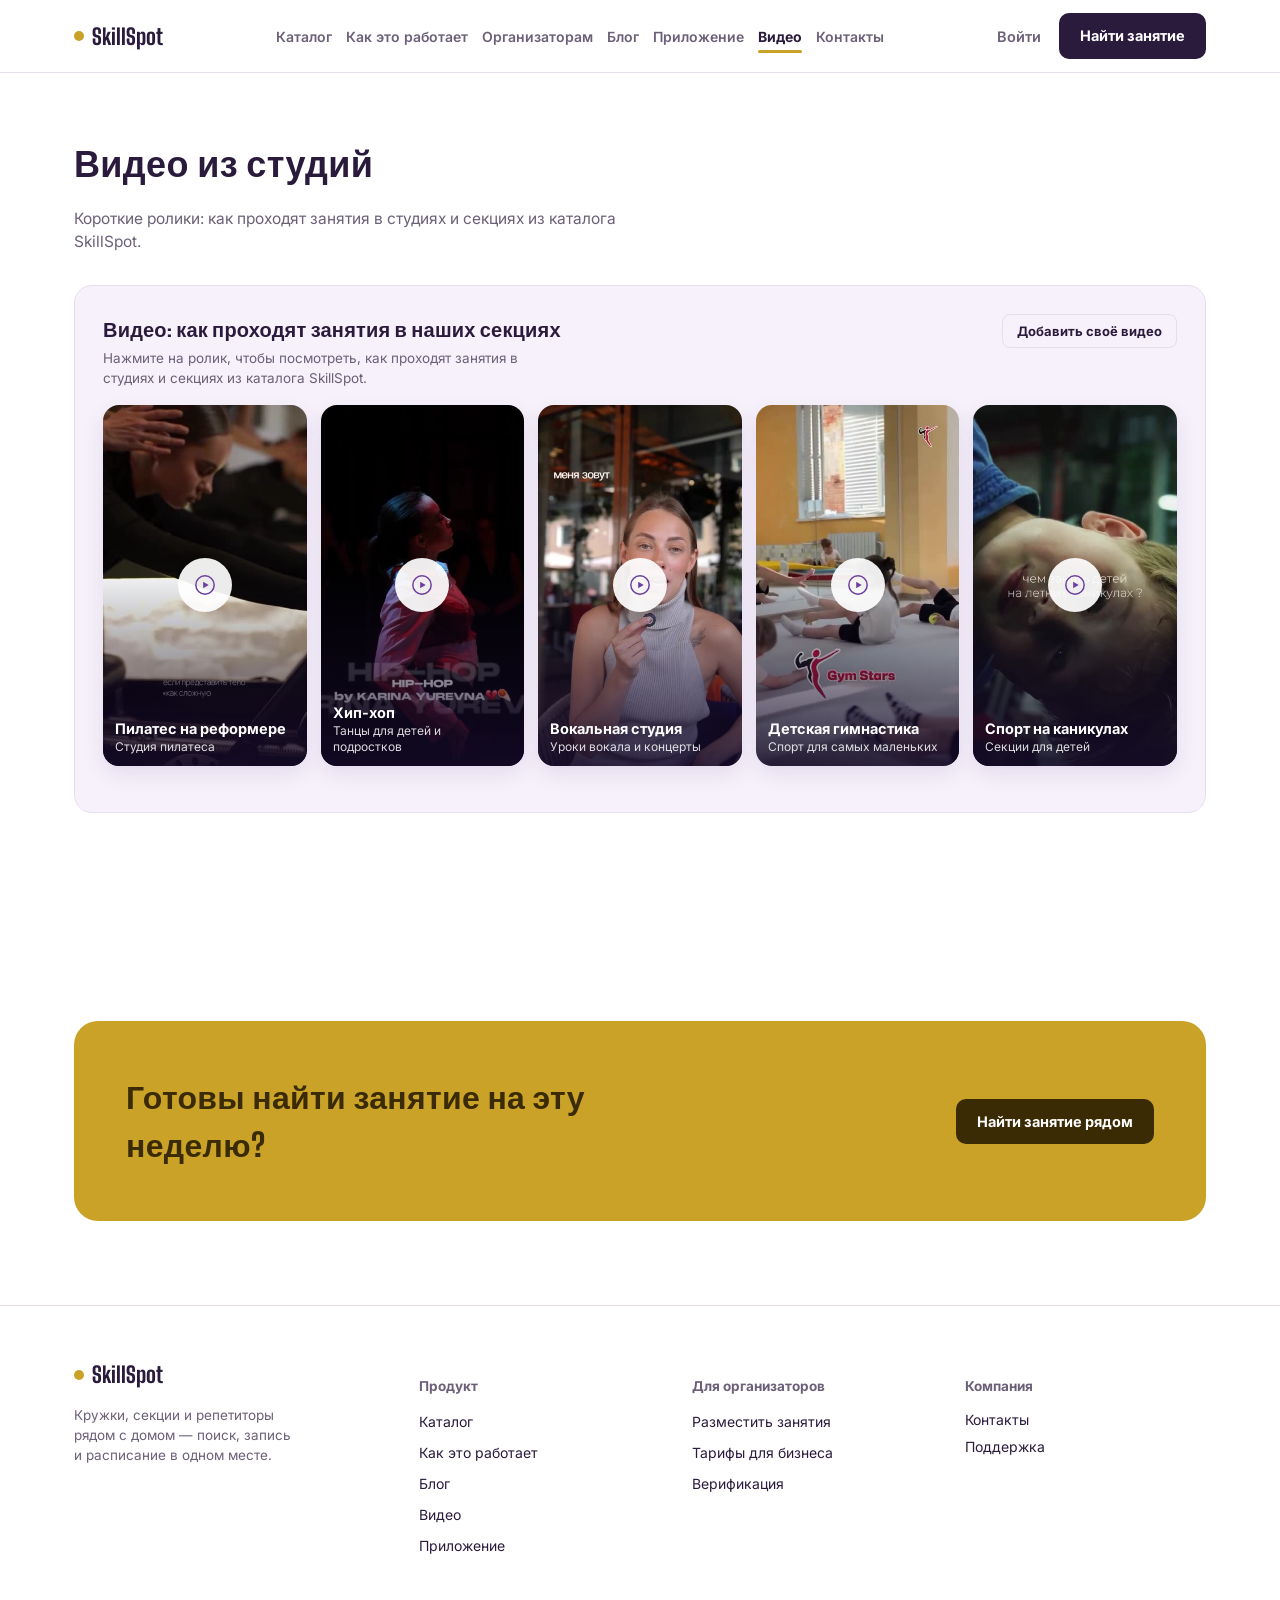
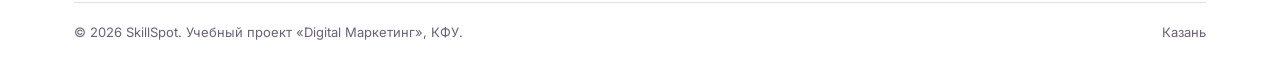
<file: videos.html>
<!DOCTYPE html>
<html lang="ru">
<head>
<meta charset="UTF-8">
<meta name="viewport" content="width=device-width, initial-scale=1, viewport-fit=cover">
<title>Видео — SkillSpot</title>
<meta name="description" content="Ролики из студий: как проходят занятия.">
<meta name="keywords" content="кружки для детей, секции рядом с домом, репетиторы Казань, детские студии, запись на занятия онлайн, расписание кружков, дополнительное образование, SkillSpot">
<meta name="author" content="SkillSpot">
<meta name="robots" content="index, follow">
<link rel="canonical" href="https://skillspot.ru/">

<!-- Open Graph -->
<meta property="og:type" content="website">
<meta property="og:locale" content="ru_RU">
<meta property="og:site_name" content="SkillSpot">
<meta property="og:title" content="SkillSpot — кружки, секции и репетиторы рядом с домом">
<meta property="og:description" content="Поиск, сравнение и онлайн-запись на кружки, секции и к репетиторам. Расписание само синхронизируется с календарём.">
<meta property="og:url" content="https://skillspot.ru/">
<meta name="twitter:card" content="summary">
<meta name="twitter:title" content="SkillSpot — кружки, секции и репетиторы рядом с домом">
<meta name="twitter:description" content="Поиск, сравнение и онлайн-запись на кружки, секции и к репетиторам в одном месте.">

<link rel="preconnect" href="https://fonts.googleapis.com">
<link rel="preconnect" href="https://fonts.gstatic.com" crossorigin>
<link href="https://fonts.googleapis.com/css2?family=Big+Shoulders+Display:wght@600;700;800;900&family=Inter:wght@400;500;600;700&display=swap" rel="stylesheet">

<!--
  Яндекс.Вебмастер: подтверждение прав на сайт через meta-тег.
  После регистрации сайта в Яндекс.Вебмастере вставьте сюда свой код подтверждения:
  <meta name="yandex-verification" content="ВАШ_КОД_ПОДТВЕРЖДЕНИЯ" />
-->

<script type="application/ld+json">
{
  "@context": "https://schema.org",
  "@type": "Organization",
  "name": "SkillSpot",
  "url": "https://skillspot.ru/",
  "description": "Онлайн-платформа для поиска и записи на кружки, секции и к репетиторам.",
  "areaServed": "Казань",
  "sameAs": []
}
</script>
<style>
  :root{
    box-sizing:border-box;
    padding-top:env(safe-area-inset-top,0px);
    padding-bottom:env(safe-area-inset-bottom,0px);

    --ink:#2A1B3D;
    --paper:#FFFFFF;
    --paper-2:#F6F1FA;
    --sub:#6B6078;
    --line:#E6DEEF;

    --brand:#6B3FA0;
    --brand-ink:#3F2461;
    --brand-tint:#EEE4F7;

    --mustard:#C9A227;
    --mustard-ink:#6B4E0F;
    --green:#4C8F58;
    --green-ink:#254A2C;

    --sport:#5FA36B;
    --art:#C9A227;
    --music:#6B3FA0;
    --lang:#3E7A4A;
    --tutor:#A5821F;
    --dance:#8B5FBE;
    --fitness:#4C8F58;
    --school:#7A5D12;

    --shadow: 0 20px 45px rgba(107,63,160,0.16);
    --shadow-sm: 0 8px 20px rgba(107,63,160,0.12);
  }
  html{scroll-padding-top:76px; scroll-behavior:smooth;}
  @media (prefers-reduced-motion: reduce){ html{scroll-behavior:auto;} }
  *{box-sizing:border-box;}
  ::selection{ background:var(--brand-tint); color:var(--brand-ink); }

  @media (prefers-color-scheme: dark){
    :root:not([data-theme="light"]){
      --ink:#F1EEF7; --paper:#1E1730; --paper-2:#241B3A; --sub:#C7BBDD; --line:#3A2D55;
      --brand-tint:#33254D;
    }
  }
  :root[data-theme="dark"]{
    --ink:#F1EEF7; --paper:#1E1730; --paper-2:#241B3A; --sub:#C7BBDD; --line:#3A2D55;
    --brand-tint:#33254D;
  }

  body{
    margin:0; background:var(--paper); color:var(--ink);
    font-family:"Inter",-apple-system,BlinkMacSystemFont,"Segoe UI",Roboto,Arial,sans-serif;
    -webkit-font-smoothing:antialiased;
    font-size:16px; line-height:1.5;
  }
  h1,h2,h3{
    font-family:"Big Shoulders Display","Arial Narrow",Arial,sans-serif;
    font-weight:800; letter-spacing:0.01em; margin:0; color:var(--ink);
  }
  a{color:inherit; text-decoration:none;}
  img,svg{display:block; max-width:100%;}
  :focus-visible{ outline:2.5px solid var(--mustard); outline-offset:2px; border-radius:4px; }
  button{ font-family:inherit; }

  ::-webkit-scrollbar{ width:10px; height:10px; }
  ::-webkit-scrollbar-track{ background:var(--paper-2); }
  ::-webkit-scrollbar-thumb{ background:var(--brand); border-radius:8px; }
  html{ scrollbar-color:var(--brand) var(--paper-2); }

  .wrap{ max-width:1180px; margin:0 auto; padding:0 24px; }
  section{ padding:84px 0; }
  @media (max-width:720px){ section{ padding:56px 0; } }

  /* ---------- header ---------- */
  header.site{
    position:sticky; top:0; z-index:50;
    background:color-mix(in srgb, var(--paper) 90%, transparent);
    backdrop-filter: blur(10px);
    border-bottom:1px solid var(--line);
    padding-top:env(safe-area-inset-top,0px);
  }
  .nav{ display:flex; align-items:center; justify-content:space-between; height:72px; }
  .logo{ display:flex; align-items:center; gap:8px; font-family:"Big Shoulders Display",sans-serif; font-weight:800; font-size:22px; }
  .logo .dot{ width:10px; height:10px; border-radius:50%; background:var(--mustard); }
  nav.links{ display:flex; gap:28px; font-size:14.5px; font-weight:600; }
  nav.links a{ color:var(--sub); position:relative; }
  nav.links a:hover{ color:var(--ink); }
  .nav-right{ display:flex; align-items:center; gap:18px; }
  .nav-right .login{ font-size:14.5px; font-weight:600; color:var(--sub); }
  .btn{
    display:inline-flex; align-items:center; justify-content:center; gap:6px;
    padding:11px 20px; border-radius:10px; font-weight:700; font-size:14.5px;
    border:1.5px solid transparent; cursor:pointer; white-space:nowrap;
    transition:transform .18s ease, box-shadow .18s ease, background .18s ease;
  }
  @media (prefers-reduced-motion: reduce){ .btn{ transition:none; } }
  .btn-primary{ background:var(--ink); color:var(--paper); }
  .btn-primary:hover{ transform:translateY(-2px); box-shadow:var(--shadow-sm); }
  .btn-mustard{ background:var(--mustard); color:#3A2B04; }
  .btn-mustard:hover{ transform:translateY(-2px); box-shadow:0 14px 30px rgba(201,162,39,0.35); }
  .btn-outline{ background:transparent; border-color:var(--line); color:var(--ink); }
  .btn-outline:hover{ border-color:var(--brand); color:var(--brand); }
  .btn-sm{ padding:8px 14px; font-size:13px; border-radius:8px; }
  .btn:active{ transform:translateY(0); }

  .burger{ display:none; background:none; border:none; padding:6px; cursor:pointer; }
  .burger span{ display:block; width:22px; height:2px; background:var(--ink); margin:5px 0; }
  @media (max-width:860px){
    nav.links{ display:none; }
    .nav-right .login{ display:none; }
    .burger{ display:block; }
  }
  .mobile-panel{ display:none; flex-direction:column; gap:14px; padding:16px 24px 24px; border-top:1px solid var(--line); }
  .mobile-panel.open{ display:flex; }
  .mobile-panel a{ font-weight:600; color:var(--ink); }
  .mobile-panel a.btn{ color:var(--paper); }

  /* ---------- scrollspy rail ---------- */
  .rail{
    position:fixed; right:22px; top:50%; transform:translateY(-50%);
    display:flex; flex-direction:column; gap:14px; z-index:45;
  }
  .rail a{ width:9px; height:9px; border-radius:50%; background:var(--line); display:block; transition:transform .2s ease, background .2s ease; }
  .rail a.active{ background:var(--brand); transform:scale(1.5); }
  @media (max-width:1040px){ .rail{ display:none; } }

  /* ---------- hero ---------- */
  .hero{
    position:relative; overflow:hidden; padding:88px 0 96px;
    background:var(--ink); color:#F4F0FA;
  }
  .glow{ position:absolute; border-radius:50%; filter:blur(70px); opacity:.55; pointer-events:none; }
  .glow-1{ width:420px; height:420px; background:var(--mustard); top:-140px; right:-100px; }
  .glow-2{ width:360px; height:360px; background:var(--green); bottom:-160px; right:220px; }
  .hero-grid{ position:relative; display:grid; grid-template-columns:1.05fr 0.95fr; gap:52px; align-items:center; z-index:2; }
  @media (max-width:900px){ .hero-grid{ grid-template-columns:1fr; gap:40px; } }
  .eyebrow-free{ font-size:14.5px; color:#D9C9F0; font-weight:700; margin-bottom:14px; }
  h1.hero-title{ font-size:54px; line-height:1.03; margin-bottom:20px; color:#fff; }
  @media (max-width:520px){ h1.hero-title{ font-size:36px; } }
  .hero p.lead{ font-size:17px; color:#CFC2E6; max-width:480px; margin-bottom:28px; }

  .finder{
    display:flex; gap:10px; flex-wrap:wrap; background:rgba(255,255,255,0.07);
    border:1px solid rgba(255,255,255,0.16); border-radius:14px; padding:10px;
  }
  .finder select, .finder input{
    border:1px solid rgba(255,255,255,0.18); background:rgba(255,255,255,0.06); color:#fff;
    border-radius:9px; padding:11px 12px; font-size:14px; font-family:inherit;
    flex:1; min-width:130px;
  }
  .finder select option{ color:#111; }
  .finder input::placeholder{ color:#C7BBDD; }
  .finder .btn{ flex:0 0 auto; }
  @media (max-width:520px){ .finder{ flex-direction:column; } .finder select, .finder input{ min-width:100%; } }

  .trust-line{ margin-top:16px; font-size:13.5px; color:#B8A9D4; }
  .trust-line b{ color:#fff; }

  /* interactive planner card */
  .schedule-card{
    background:var(--paper); border-radius:20px; box-shadow:var(--shadow); padding:20px; position:relative; color:var(--ink);
  }
  .schedule-head{ display:flex; justify-content:space-between; align-items:baseline; margin-bottom:14px; }
  .schedule-head .cal-title{ font-family:"Big Shoulders Display",sans-serif; font-weight:800; font-size:19px; }
  .schedule-head .cal-sub{ font-size:12px; color:var(--sub); }
  .week{ display:grid; grid-template-columns:repeat(7,1fr); gap:6px; }
  .day{ display:flex; flex-direction:column; gap:6px; }
  .day .d-label{ font-size:11px; text-align:center; color:var(--sub); font-weight:700; }
  .slot{ border-radius:8px; padding:6px 5px; font-size:9.5px; line-height:1.25; color:#fff; font-weight:600; min-height:38px; display:flex; align-items:center; justify-content:center; text-align:center; }
  .slot.empty{ background:var(--paper-2); border:1px dashed var(--line); min-height:38px; color:var(--sub); cursor:pointer; font-size:16px; font-weight:400; position:relative; }
  .slot.empty:hover{ border-color:var(--brand); color:var(--brand); }
  .add-menu{
    position:absolute; z-index:10; background:var(--paper); border:1px solid var(--line); border-radius:10px;
    box-shadow:var(--shadow); padding:6px; display:none; flex-direction:column; gap:3px; min-width:120px;
  }
  .add-menu.open{ display:flex; }
  .add-menu button{
    border:none; background:none; text-align:left; font-size:11px; padding:6px 8px; border-radius:6px; cursor:pointer;
    display:flex; align-items:center; gap:6px; color:var(--ink);
  }
  .add-menu button:hover{ background:var(--paper-2); }
  .add-menu .sw{ width:8px; height:8px; border-radius:50%; flex:0 0 auto; }
  .legend-row{ display:flex; gap:14px; flex-wrap:wrap; margin-top:16px; font-size:11.5px; color:var(--sub); }
  .legend-row .lg{ display:flex; align-items:center; gap:6px; }
  .legend-row .sq{ width:9px; height:9px; border-radius:2px; }
  .plan-count{
    position:absolute; right:16px; bottom:-16px; background:var(--brand); color:#fff;
    font-size:11.5px; font-weight:700; padding:8px 14px; border-radius:10px; box-shadow:var(--shadow-sm);
  }

  /* ---------- marquee ---------- */
  .marquee-wrap{ overflow:hidden; border-top:1px solid var(--line); border-bottom:1px solid var(--line); background:var(--paper-2); padding:16px 0; }
  .marquee{ display:flex; gap:14px; width:max-content; animation:scroll-left 32s linear infinite; }
  @media (prefers-reduced-motion: reduce){ .marquee{ animation:none; flex-wrap:wrap; } }
  .marquee-wrap:hover .marquee{ animation-play-state:paused; }
  @keyframes scroll-left{ from{ transform:translateX(0); } to{ transform:translateX(-50%); } }
  .m-chip{ display:flex; align-items:center; gap:8px; padding:9px 18px; border-radius:999px; background:var(--paper); border:1px solid var(--line); font-weight:700; font-size:14px; white-space:nowrap; }
  .m-chip .dot{ width:8px; height:8px; border-radius:50%; }

  /* ---------- stats ---------- */
  .stats-grid{ display:grid; grid-template-columns:repeat(4,1fr); }
  @media (max-width:760px){ .stats-grid{ grid-template-columns:repeat(2,1fr); } }
  .stat{ padding:0 24px; border-left:1px solid var(--line); }
  .stat:first-child{ border-left:none; padding-left:0; }
  @media (max-width:760px){ .stat:nth-child(2n+1){ border-left:none; padding-left:0; } }
  .stat b{ display:block; font-family:"Big Shoulders Display",sans-serif; font-size:44px; font-weight:800; color:var(--brand); }
  .stat span{ font-size:13.5px; color:var(--sub); }

  /* ---------- categories heading ---------- */
  h2.section-title{ font-size:36px; margin-bottom:10px; }
  p.section-lead{ color:var(--sub); font-size:15.5px; max-width:560px; margin-bottom:32px; }

  /* ---------- journey / how it works ---------- */
  .journey{ position:relative; }
  .journey-line{ position:absolute; left:0; right:0; top:19px; height:2px; background:var(--line); }
  @media (max-width:760px){ .journey-line{ display:none; } }
  .steps{ display:grid; grid-template-columns:repeat(4,1fr); gap:22px; position:relative; }
  @media (max-width:900px){ .steps{ grid-template-columns:repeat(2,1fr); } }
  @media (max-width:520px){ .steps{ grid-template-columns:1fr; } }
  .step .num{
    width:38px; height:38px; border-radius:50%; background:var(--paper); border:2px solid var(--brand);
    color:var(--brand); font-family:"Big Shoulders Display",sans-serif; font-size:17px; font-weight:800;
    display:flex; align-items:center; justify-content:center; margin-bottom:14px; position:relative; z-index:2;
  }
  .step h3{ font-size:18px; font-weight:700; margin:0 0 6px; font-family:"Inter",sans-serif; }
  .step p{ font-size:14px; color:var(--sub); margin:0; }

  /* ---------- providers ---------- */
  .filter-row{ display:flex; gap:10px; flex-wrap:wrap; margin-bottom:26px; }
  .filter-btn{
    border:1.5px solid var(--line); background:var(--paper); color:var(--ink); border-radius:999px;
    padding:9px 16px; font-size:13.5px; font-weight:700; cursor:pointer; display:flex; align-items:center; gap:7px;
    transition:border-color .15s ease, color .15s ease;
  }
  .filter-btn .dot{ width:8px; height:8px; border-radius:50%; }
  .filter-btn.active{ border-color:var(--ink); background:var(--ink); color:#fff; }
  .filter-btn.active .dot{ box-shadow:0 0 0 2px rgba(255,255,255,0.5); }

  .prov-grid{ display:grid; grid-template-columns:repeat(3,1fr); gap:18px; grid-auto-flow:dense; }
  @media (max-width:900px){ .prov-grid{ grid-template-columns:repeat(2,1fr); } }
  @media (max-width:600px){ .prov-grid{ grid-template-columns:1fr; } }
  .prov-card{
    border:1px solid var(--line); border-radius:16px; padding:20px; background:var(--paper);
    display:flex; flex-direction:column; gap:10px; transition:transform .18s ease, box-shadow .18s ease;
  }
  .prov-card:hover{ transform:translateY(-3px); box-shadow:var(--shadow-sm); }
  .prov-card.big{ grid-row:span 2; justify-content:space-between; background:var(--brand-tint); border-color:transparent; }
  .prov-card.hidden{ display:none; }
  .prov-top{ display:flex; align-items:center; gap:8px; }
  .prov-top .dot{ width:9px; height:9px; border-radius:50%; }
  .prov-top span{ font-size:12.5px; color:var(--sub); font-weight:600; }
  .prov-card h3{ font-family:"Inter",sans-serif; font-size:18px; font-weight:700; }
  .prov-card.big h3{ font-size:24px; font-family:"Big Shoulders Display",sans-serif; }
  .prov-card p{ font-size:13.5px; color:var(--sub); margin:0; }
  .prov-meta{ display:flex; justify-content:space-between; align-items:center; font-size:13.5px; margin-top:auto; padding-top:8px; }
  .prov-meta b{ font-size:15px; }
  .rating{ color:var(--mustard-ink); font-weight:700; }
  .empty-state{ display:none; text-align:center; padding:40px 0; color:var(--sub); font-size:14.5px; }
  .empty-state.show{ display:block; }

  /* ---------- audience tabs ---------- */
  .tabs{ display:flex; gap:10px; margin-bottom:24px; }
  .tab-btn{
    border:1.5px solid var(--line); background:var(--paper); color:var(--sub); font-weight:700; font-size:14.5px;
    border-radius:999px; padding:10px 20px; cursor:pointer;
  }
  .tab-btn.active{ background:var(--ink); color:#fff; border-color:var(--ink); }
  .tab-panel{ display:none; border:1px solid var(--line); border-radius:18px; padding:36px; background:var(--paper-2); }
  .tab-panel.active{ display:block; }
  .tab-panel h3{ font-family:"Big Shoulders Display",sans-serif; font-size:26px; margin-bottom:16px; }
  .tab-panel ul{ list-style:none; margin:0 0 22px; padding:0; display:grid; grid-template-columns:1fr 1fr; gap:12px 24px; }
  @media (max-width:600px){ .tab-panel ul{ grid-template-columns:1fr; } }
  .tab-panel li{ font-size:14.5px; color:var(--ink); display:flex; gap:10px; align-items:flex-start; }
  .tab-panel li svg{ flex:0 0 auto; margin-top:3px; color:var(--brand); }

  /* ---------- app ---------- */
  .app-grid{ display:grid; grid-template-columns:1fr 0.9fr; gap:48px; align-items:center; }
  @media (max-width:900px){ .app-grid{ grid-template-columns:1fr; } }
  .app-badges{ display:flex; gap:10px; margin-top:22px; flex-wrap:wrap; }
  .app-badge{ border:1.5px solid var(--line); border-radius:10px; padding:10px 16px; font-size:13.5px; font-weight:700; }
  .phone{ background:var(--ink); border-radius:32px; padding:14px; max-width:280px; margin:0 auto; box-shadow:var(--shadow); }
  .phone-screen{ background:var(--paper); border-radius:22px; padding:16px; min-height:420px; }
  .phone-app-title{ font-family:"Big Shoulders Display",sans-serif; font-weight:800; font-size:17px; margin-bottom:12px; }
  .phone-item{ display:flex; gap:10px; align-items:center; border:1px solid var(--line); border-radius:10px; padding:9px 10px; margin-bottom:8px; }
  .phone-item .sq{ width:8px; height:8px; border-radius:50%; flex:0 0 auto; }
  .phone-item div span{ display:block; font-size:11px; color:var(--sub); }
  .phone-item div b{ font-size:12.5px; }

  /* ---------- reviews carousel ---------- */
  .rev-head{ display:flex; justify-content:space-between; align-items:flex-end; margin-bottom:24px; gap:16px; flex-wrap:wrap; }
  .rev-nav{ display:flex; gap:8px; }
  .rev-nav button{ width:38px; height:38px; border-radius:50%; border:1.5px solid var(--line); background:var(--paper); cursor:pointer; font-size:16px; }
  .rev-nav button:hover{ border-color:var(--brand); color:var(--brand); }
  .rev-scroll{ display:flex; gap:18px; overflow-x:auto; scroll-snap-type:x mandatory; padding-bottom:6px; scrollbar-width:none; }
  .rev-scroll::-webkit-scrollbar{ display:none; }
  .rev-card{ border:1px solid var(--line); border-radius:16px; padding:22px; background:var(--paper); scroll-snap-align:start; flex:0 0 320px; }
  .rev-quote{ font-size:15px; margin-bottom:16px; }
  .rev-who{ display:flex; align-items:center; gap:10px; }
  .avatar{ width:34px; height:34px; border-radius:50%; display:flex; align-items:center; justify-content:center; color:#fff; font-weight:700; font-size:13px; flex:0 0 auto; }
  .rev-who div b{ font-size:13.5px; display:block; }
  .rev-who div span{ font-size:12px; color:var(--sub); }

  /* ---------- loyalty ---------- */
  .loyalty{ background:var(--ink); color:#F4F0FA; border-radius:24px; padding:48px; position:relative; overflow:hidden; }
  .loyalty-grid{ display:grid; grid-template-columns:1.2fr 1fr; gap:32px; align-items:center; position:relative; z-index:2; }
  @media (max-width:800px){ .loyalty-grid{ grid-template-columns:1fr; } }
  .loyalty h2{ color:#fff; font-size:30px; margin-bottom:12px; }
  .loyalty p{ color:#CFC2E6; font-size:15px; max-width:440px; }
  .progress-wrap{ margin-top:22px; }
  .progress-label{ display:flex; justify-content:space-between; font-size:12.5px; color:#CFC2E6; margin-bottom:8px; }
  .progress-track{ height:10px; border-radius:999px; background:rgba(255,255,255,0.12); overflow:hidden; }
  .progress-fill{ height:100%; width:0%; border-radius:999px; background:linear-gradient(90deg,var(--mustard),var(--green)); transition:width 1.1s cubic-bezier(.2,.8,.2,1); }
  @media (prefers-reduced-motion: reduce){ .progress-fill{ transition:none; } }
  .loy-list{ display:flex; flex-direction:column; gap:14px; }
  .loy-item{ display:flex; gap:12px; align-items:flex-start; background:rgba(255,255,255,0.07); border-radius:12px; padding:14px 16px; }
  .loy-item b{ display:block; font-size:14.5px; color:#fff; }
  .loy-item span{ font-size:13px; color:#CFC2E6; }

  /* ---------- cta band ---------- */
  .cta-band{
    border-radius:24px; padding:52px; background:var(--mustard); color:#3A2B04;
    display:flex; justify-content:space-between; align-items:center; gap:24px; flex-wrap:wrap;
  }
  .cta-band h2{ font-size:32px; max-width:520px; color:#3A2B04; }
  .cta-band .btn-primary{ background:#3A2B04; }

  /* ---------- editable content & video blocks ---------- */
  .edit-head{ display:flex; justify-content:space-between; align-items:flex-end; gap:16px; margin-bottom:20px; flex-wrap:wrap; }
  .edit-toggle{ display:none; }
  .content-view{ font-size:15.5px; color:var(--ink); line-height:1.75; max-width:720px; white-space:pre-wrap; }
  .content-edit textarea{
    width:100%; min-height:170px; border:1px solid var(--line); border-radius:12px; padding:14px;
    font-family:inherit; font-size:14.5px; resize:vertical; background:var(--paper); color:var(--ink);
  }
  .edit-actions{ display:flex; gap:10px; margin-top:12px; }
  .video-view{
    border:1px solid var(--line); border-radius:18px; overflow:hidden; background:var(--paper-2);
    min-height:280px; display:flex; align-items:center; justify-content:center;
  }
  .video-view video{ width:100%; max-height:520px; display:block; background:#000; }
  .video-placeholder{ color:var(--sub); font-size:14.5px; padding:70px 20px; text-align:center; max-width:340px; }
  .video-edit{ border:1px dashed var(--line); border-radius:16px; padding:22px; background:var(--paper-2); }
  .video-edit input[type="text"]{
    width:100%; border:1px solid var(--line); border-radius:10px; padding:11px 14px;
    font-size:14px; font-family:inherit; background:var(--paper); color:var(--ink);
  }
  .upload-hint{ font-size:12.5px; color:var(--sub); margin-top:10px; min-height:1em; }
  [hidden]{ display:none !important; }

  /* ---------- live-app motion layer ---------- */
  header.site{ transition:box-shadow .25s ease; }
  header.site.scrolled{ box-shadow:0 10px 28px rgba(42,27,61,0.10); }
  .nav{ transition:height .25s ease; }
  header.site.scrolled .nav{ height:60px; }

  .reveal{ opacity:0; transform:translateY(20px); transition:opacity .65s cubic-bezier(.2,.8,.2,1), transform .65s cubic-bezier(.2,.8,.2,1); }
  .reveal.in-view{ opacity:1; transform:translateY(0); }
  .reveal-stagger.in-view > *{ transition-delay:calc(var(--stagger-i, 0) * 70ms); }

  @media (prefers-reduced-motion: no-preference){
    @keyframes heroIn{ from{ opacity:0; transform:translateY(18px); } to{ opacity:1; transform:translateY(0); } }
    .hero-grid > div:first-child > *{ opacity:0; animation:heroIn .7s ease forwards; }
    .hero-grid > div:first-child > *:nth-child(1){ animation-delay:.05s; }
    .hero-grid > div:first-child > *:nth-child(2){ animation-delay:.15s; }
    .hero-grid > div:first-child > *:nth-child(3){ animation-delay:.25s; }
    .hero-grid > div:first-child > *:nth-child(4){ animation-delay:.35s; }
    .hero-grid > div:first-child > *:nth-child(5){ animation-delay:.45s; }
    .schedule-card{ opacity:0; animation:heroIn .7s ease forwards; animation-delay:.3s; }

    @keyframes floaty{ 0%,100%{ transform:translateY(0) scale(1); } 50%{ transform:translateY(-20px) scale(1.04); } }
    .glow-1{ animation:floaty 9s ease-in-out infinite; }
    .glow-2{ animation:floaty 11s ease-in-out infinite; animation-delay:-4s; }

    @keyframes popIn{ from{ transform:scale(.78); opacity:.3; } to{ transform:scale(1); opacity:1; } }
    .slot.pop{ animation:popIn .4s cubic-bezier(.2,.9,.3,1.3); }
  }

  .prov-card{ transition:opacity .3s ease, transform .3s ease, box-shadow .18s ease; }
  .prov-card.prov-hide{ opacity:0; transform:scale(.93); }
  .empty-state{ transition:opacity .25s ease; }

  .tab-panel{ display:none; opacity:0; transform:translateY(8px); transition:opacity .3s ease, transform .3s ease; }
  .tab-panel.active{ opacity:1; transform:translateY(0); }

  .btn{ position:relative; overflow:hidden; }
  .btn .ripple{
    position:absolute; border-radius:50%; transform:scale(0); opacity:.5; pointer-events:none;
    background:rgba(0,0,0,0.14); animation:rippleAnim .6s ease-out forwards;
  }
  .btn-primary .ripple, .btn-mustard .ripple{ background:rgba(255,255,255,0.5); }
  @keyframes rippleAnim{ to{ transform:scale(2.6); opacity:0; } }

  .toast-wrap{
    position:fixed; left:50%; bottom:24px; transform:translateX(-50%); z-index:70;
    display:flex; flex-direction:column; gap:8px; align-items:center; pointer-events:none;
    width:100%; padding:0 16px;
  }
  .toast{
    background:var(--ink); color:#fff; font-size:13.5px; font-weight:600; padding:12px 20px;
    border-radius:999px; box-shadow:var(--shadow); opacity:0; transform:translateY(14px) scale(.98);
    transition:opacity .3s ease, transform .3s ease; max-width:360px; text-align:center;
  }
  .toast.show{ opacity:1; transform:translateY(0) scale(1); }

  .to-top{
    position:fixed; left:22px; bottom:22px; width:46px; height:46px; border-radius:50%;
    background:var(--ink); color:#fff; border:none; font-size:19px; cursor:pointer;
    opacity:0; pointer-events:none; transform:translateY(12px) scale(.9);
    transition:opacity .25s ease, transform .25s ease, background .2s ease;
    z-index:45; box-shadow:var(--shadow-sm);
  }
  .to-top.show{ opacity:1; pointer-events:auto; transform:translateY(0) scale(1); }
  .to-top:hover{ background:var(--brand); }
  @media (max-width:1040px){ .to-top{ left:16px; bottom:16px; } }

  .rev-dots{ display:flex; gap:7px; justify-content:center; margin-top:18px; }
  .rev-dots button{
    width:8px; height:8px; border-radius:999px; border:none; background:var(--line);
    cursor:pointer; padding:0; transition:width .25s ease, background .25s ease;
  }
  .rev-dots button.active{ width:22px; background:var(--brand); }

  .finder .btn[data-loading="1"]{ pointer-events:none; opacity:.85; }
  .login{ background:none; border:none; font-size:14.5px; font-weight:600; color:var(--sub); cursor:pointer; font-family:inherit; padding:0; }
  .login:hover{ color:var(--ink); }

  /* ---------- generic overlay (login / contact / article lightbox) ---------- */
  .overlay{
    position:fixed; inset:0; z-index:90; background:rgba(20,14,30,0.55);
    display:none; align-items:flex-start; justify-content:center;
    padding:48px 16px; overflow-y:auto;
    opacity:0; transition:opacity .22s ease;
  }
  .overlay.open{ display:flex; }
  .overlay.show{ opacity:1; }
  .overlay-box{
    background:var(--paper); border-radius:18px; max-width:640px; width:100%;
    padding:36px; position:relative; box-shadow:var(--shadow);
    transform:translateY(16px) scale(.98); transition:transform .25s cubic-bezier(.2,.8,.2,1);
  }
  .overlay.show .overlay-box{ transform:translateY(0) scale(1); }
  @media (prefers-reduced-motion: reduce){ .overlay, .overlay-box{ transition:none; } }
  .overlay-box.wide{ max-width:760px; }
  .overlay-close{
    position:absolute; right:16px; top:16px; width:36px; height:36px; border-radius:50%;
    border:1px solid var(--line); background:var(--paper); font-size:19px; line-height:1; cursor:pointer; color:var(--sub);
  }
  .overlay-close:hover{ color:var(--ink); border-color:var(--brand); }
  .overlay-box h3{ font-size:24px; margin-bottom:6px; padding-right:30px; }
  .overlay-box .ov-sub{ font-size:13.5px; color:var(--sub); margin-bottom:22px; }
  .ov-field{ margin-bottom:14px; }
  .ov-field label{ display:block; font-size:12.5px; font-weight:700; color:var(--sub); margin-bottom:6px; }
  .ov-field input, .ov-field textarea{
    width:100%; border:1px solid var(--line); border-radius:10px; padding:11px 13px;
    font-size:14.5px; font-family:inherit; background:var(--paper-2); color:var(--ink);
  }
  .ov-field textarea{ min-height:100px; resize:vertical; }
  .ov-note{ font-size:12.5px; color:var(--sub); margin-top:14px; }

  /* ---------- blog ---------- */
  .blog-grid{ display:grid; grid-template-columns:repeat(3,1fr); gap:20px; margin-bottom:40px; }
  @media (max-width:900px){ .blog-grid{ grid-template-columns:repeat(2,1fr); } }
  @media (max-width:600px){ .blog-grid{ grid-template-columns:1fr; } }
  .blog-card{
    border:1px solid var(--line); border-radius:16px; overflow:hidden; background:var(--paper);
    display:flex; flex-direction:column; transition:transform .18s ease, box-shadow .18s ease;
  }
  .blog-card:hover{ transform:translateY(-3px); box-shadow:var(--shadow-sm); }
  .blog-photo{
    aspect-ratio:2/1; position:relative; display:flex; align-items:flex-end; overflow:hidden;
  }
  .blog-photo .ph-icon{ position:absolute; inset:0; display:flex; align-items:center; justify-content:center; opacity:.9; }
  .blog-photo .ph-icon svg{ width:40px; height:40px; }
  .blog-photo .ph-tag{
    position:relative; z-index:2; margin:10px; font-size:10.5px; font-weight:700;
    background:rgba(30,16,52,0.72); color:#fff; padding:4px 9px; border-radius:999px;
  }
  .blog-body{ padding:18px 18px 20px; display:flex; flex-direction:column; gap:8px; flex:1; }
  .blog-body h3{ font-family:"Inter",sans-serif; font-size:16.5px; font-weight:700; line-height:1.3; }
  .blog-body p{ font-size:13.5px; color:var(--sub); margin:0; line-height:1.55; }
  .blog-photo-caption{ font-size:10.5px; color:var(--sub); padding:8px 18px 0; font-style:italic; }

  .blog-feature{
    display:grid; grid-template-columns:1fr 1fr; gap:0; border:1px solid var(--line); border-radius:18px;
    overflow:hidden; background:var(--paper);
  }
  @media (max-width:800px){ .blog-feature{ grid-template-columns:1fr; } }
  .blog-feature .blog-photo{ aspect-ratio:auto; height:100%; min-height:220px; }
  .blog-feature-body{ padding:32px; display:flex; flex-direction:column; justify-content:center; gap:12px; }
  .blog-feature-body .ph-tag-inline{
    font-size:11px; font-weight:700; color:var(--brand-ink); background:var(--brand-tint);
    padding:5px 11px; border-radius:999px; width:fit-content;
  }
  .blog-feature-body h3{ font-size:24px; font-family:"Big Shoulders Display",sans-serif; }
  .blog-feature-body p{ font-size:14.5px; color:var(--sub); margin:0; }

  .blog-video-card{
    border:1px solid var(--line); border-radius:18px; padding:28px; background:var(--paper-2); margin-bottom:40px;
  }
  .blog-video-head{ display:flex; justify-content:space-between; align-items:flex-start; gap:16px; flex-wrap:wrap; margin-bottom:16px; }
  .blog-video-head h3{ font-size:20px; font-family:"Big Shoulders Display",sans-serif; margin-bottom:4px; }
  .blog-video-head p{ font-size:13.5px; color:var(--sub); margin:0; max-width:460px; }


  .reels{ display:grid; grid-template-columns:repeat(5,1fr); gap:14px; margin-bottom:18px; }
  @media (max-width:1000px){ .reels{ grid-template-columns:repeat(3,1fr); } }
  @media (max-width:640px){ .reels{ grid-template-columns:repeat(2,1fr); gap:10px; } }
  .reel{ position:relative; display:block; width:100%; padding:0; border:0; cursor:pointer; border-radius:16px; overflow:hidden; aspect-ratio:9/16; background:#1b1230 center/cover no-repeat; text-align:left; color:#fff; box-shadow:var(--shadow-sm); transition:transform .25s ease, box-shadow .25s ease; }
  .reel::after{ content:""; position:absolute; inset:0; background:linear-gradient(180deg,rgba(20,10,40,0) 45%,rgba(20,10,40,.85) 100%); }
  .reel:hover, .reel:focus-visible{ transform:translateY(-5px) scale(1.02); box-shadow:0 18px 40px rgba(60,30,110,.28); }
  .reel-play{ position:absolute; z-index:2; top:50%; left:50%; width:54px; height:54px; margin:-27px 0 0 -27px; border-radius:50%; background:rgba(255,255,255,.92); color:var(--brand); display:grid; place-items:center; transition:transform .25s ease; }
  .reel:hover .reel-play{ transform:scale(1.12); }
  .reel-cap{ position:absolute; z-index:2; left:12px; right:12px; bottom:12px; }
  .reel-cap b{ display:block; font-size:14.5px; line-height:1.25; }
  .reel-cap span{ font-size:12px; opacity:.85; }
  #sectionsVideoView:empty{ display:none; }
  .ov-video{ display:block; margin:0 auto; width:100%; max-width:380px; max-height:72vh; border-radius:14px; background:#000; }

  .deck{ border:1px solid var(--line); border-radius:20px; background:var(--paper-2); padding:20px; }
  .deck-stage{ position:relative; border-radius:14px; overflow:hidden; background:#1b1230; aspect-ratio:16/9; box-shadow:var(--shadow-sm); }
  .deck-stage img{ position:absolute; inset:0; width:100%; height:100%; object-fit:contain; opacity:0; transition:opacity .45s ease; }
  .deck-stage img.on{ opacity:1; }
  .deck-nav{ position:absolute; top:50%; transform:translateY(-50%); width:44px; height:44px; border-radius:50%; border:0; background:rgba(255,255,255,.9); color:var(--brand); font-size:22px; cursor:pointer; z-index:2; transition:transform .2s; }
  .deck-nav:hover{ transform:translateY(-50%) scale(1.1); }
  .deck-nav.prev{ left:12px; } .deck-nav.next{ right:12px; }
  .deck-bar{ display:flex; align-items:center; justify-content:space-between; gap:14px; flex-wrap:wrap; margin-top:16px; }
  .deck-thumbs{ display:flex; gap:8px; flex-wrap:wrap; }
  .deck-thumbs button{ width:64px; height:36px; padding:0; border:2px solid transparent; border-radius:6px; overflow:hidden; cursor:pointer; opacity:.6; background:none; transition:opacity .2s, border-color .2s; }
  .deck-thumbs button img{ width:100%; height:100%; object-fit:cover; display:block; }
  .deck-thumbs button.on{ opacity:1; border-color:var(--brand); }
  .deck-actions{ display:flex; gap:10px; flex-wrap:wrap; align-items:center; }
  .deck-count{ font-size:13px; color:var(--sub); font-weight:600; }

  .blog-card[data-post]{ cursor:pointer; }
  .blog-card[data-post]:focus-visible{ outline:3px solid var(--mustard); outline-offset:2px; }
  .blog-more{ margin-top:auto; padding-top:6px; font-size:13px; font-weight:700; color:var(--brand); transition:transform .2s; display:inline-block; }
  .blog-card:hover .blog-more{ transform:translateX(4px); }
  .post-cover{ width:100%; height:220px; border-radius:14px; margin:0 0 18px; background-size:cover; background-position:center; }
  .post-tag{ display:inline-block; font-size:11.5px; font-weight:700; color:var(--brand); background:var(--paper-2); padding:4px 10px; border-radius:999px; margin-bottom:10px; }
  .post-cta{ margin-top:18px; }
  .article-body{ font-size:15.5px; line-height:1.75; color:var(--ink); }
  .article-body h2{ font-size:20px; margin:26px 0 10px; font-family:"Inter",sans-serif; font-weight:700; }
  .article-body p{ margin:0 0 14px; }
  .article-body ol, .article-body ul{ margin:0 0 14px; padding-left:22px; }
  .article-body li{ margin-bottom:6px; }
  .article-meta{ font-size:12.5px; color:var(--sub); margin-bottom:18px; }
  .article-photo{ border-radius:12px; margin-bottom:20px; }

  /* schedule card subtle pointer tilt */
  .schedule-card{ transform-style:preserve-3d; will-change:transform; transition:transform .12s ease-out; }

  /* ---------- footer ---------- */
  footer{ border-top:1px solid var(--line); padding:52px 0 32px; }
  .foot-grid{ display:grid; grid-template-columns:1.3fr 1fr 1fr 1fr; gap:32px; margin-bottom:36px; }
  @media (max-width:760px){ .foot-grid{ grid-template-columns:1fr 1fr; } }
  .foot-col h4{ font-size:13.5px; margin-bottom:14px; color:var(--sub); font-weight:700; }
  .foot-col a{ display:block; font-size:14px; margin-bottom:10px; color:var(--ink); }
  .foot-col a:hover{ color:var(--brand); }
  .foot-link-btn{
    display:block; width:100%; text-align:left; font-size:14px; margin-bottom:10px; color:var(--ink);
    background:none; border:none; padding:0; cursor:pointer; font-family:inherit;
  }
  .foot-link-btn:hover{ color:var(--brand); }
  .foot-bottom{ display:flex; justify-content:space-between; align-items:center; flex-wrap:wrap; gap:12px; font-size:13px; color:var(--sub); border-top:1px solid var(--line); padding-top:20px; }

  nav.links a.on{ color:var(--ink); font-weight:700; }
  nav.links a.on:after{ content:""; position:absolute; left:0; right:0; bottom:-6px; height:3px; border-radius:3px; background:var(--mustard); }
  nav.links{ gap:14px !important; } nav.links a{ white-space:nowrap; font-size:14px; }
  @media (max-width:1180px){ nav.links{ display:none; } .burger{ display:block; } }
  main > section:first-child:not(.hero){ padding-top:64px; }
  .inline-form{ max-width:560px; }
</style>
</head>
<body>

<svg width="0" height="0" style="position:absolute">
  <symbol id="ic-check" viewBox="0 0 20 20"><path d="M4 10.5l4 4 8-9" fill="none" stroke="currentColor" stroke-width="2" stroke-linecap="round" stroke-linejoin="round"/></symbol>
  <symbol id="ic-camera" viewBox="0 0 24 24"><path d="M4 8h3l1.5-2h7L17 8h3a1 1 0 0 1 1 1v10a1 1 0 0 1-1 1H4a1 1 0 0 1-1-1V9a1 1 0 0 1 1-1Z" fill="none" stroke="currentColor" stroke-width="1.6" stroke-linejoin="round"/><circle cx="12" cy="14" r="3.4" fill="none" stroke="currentColor" stroke-width="1.6"/></symbol>
  <symbol id="ic-play" viewBox="0 0 24 24"><circle cx="12" cy="12" r="10" fill="none" stroke="currentColor" stroke-width="1.6"/><path d="M10 8.5l6 3.5-6 3.5z" fill="currentColor"/></symbol>
</svg>

<div class="toast-wrap" id="toastWrap" aria-live="polite"></div>
<button class="to-top" id="toTop" aria-label="Наверх">↑</button>

<header class="site">
  <div class="wrap nav">
    <a href="index.html" class="logo"><span class="dot"></span>SkillSpot</a>
    <nav class="links">
      <a href="catalog.html">Каталог</a>
      <a href="index.html#how">Как это работает</a>
      <a href="organizers.html">Организаторам</a>
      <a href="blog.html">Блог</a>
      <a href="app.html">Приложение</a>
      <a href="videos.html" class="on">Видео</a>
      <!-- <a href="about.html">О проекте</a> -->
      <a href="contacts.html">Контакты</a>
    </nav>
    <div class="nav-right">
      <button type="button" class="login" id="loginOpenBtn">Войти</button>
      <a href="catalog.html" class="btn btn-primary">Найти занятие</a>
      <button class="burger" id="burgerBtn" aria-label="Открыть меню" aria-expanded="false">
        <span></span><span></span><span></span>
      </button>
    </div>
  </div>
  <div class="mobile-panel" id="mobilePanel">
    <a href="catalog.html">Каталог</a>
    <a href="index.html#how">Как это работает</a>
    <a href="organizers.html">Организаторам</a>
    <a href="blog.html">Блог</a>
    <a href="app.html">Приложение</a>
    <a href="videos.html">Видео</a>
    <!-- <a href="about.html">О проекте</a> -->
    <a href="contacts.html">Контакты</a>
    <button type="button" class="login" id="loginOpenBtnMobile" style="text-align:left; background:none; border:none; cursor:pointer; padding:0;">Войти</button>
    <a href="catalog.html" class="btn btn-primary btn-sm" style="width:fit-content;">Найти занятие</a>
  </div>
</header>
<!-- generic overlay used for login, contact/support, and the full blog article -->
<div class="overlay" id="overlay">
  <div class="overlay-box" id="overlayBox" role="dialog" aria-modal="true" aria-labelledby="overlayTitle">
    <button type="button" class="overlay-close" id="overlayClose" aria-label="Закрыть">×</button>
    <div id="overlayContent"></div>
  </div>
</div>

<main id="top">
  <section id="videos">
    <div class="wrap">
      <h2 class="section-title">Видео из студий</h2>
      <p class="section-lead">Короткие ролики: как проходят занятия в студиях и секциях из каталога SkillSpot.</p>
      <!-- video about the sections/clubs themselves -->
      <div class="blog-video-card">
        <div class="blog-video-head">
          <div>
            <h3>Видео: как проходят занятия в наших секциях</h3>
            <p>Нажмите на ролик, чтобы посмотреть, как проходят занятия в студиях и секциях из каталога SkillSpot.</p>
          </div>
          <button type="button" class="btn btn-outline btn-sm edit-toggle" data-edit-target="sections-video">Добавить своё видео</button>
        </div>
        <div class="reels" id="reels">
          <button type="button" class="reel" data-v="pilates" data-t="Пилатес на реформере" data-d="Студия пилатеса" style="background-image:url(videos/pilates.jpg)"><span class="reel-play"><svg width="22" height="22"><use href="#ic-play"/></svg></span><span class="reel-cap"><b>Пилатес на реформере</b><span>Студия пилатеса</span></span></button>
          <button type="button" class="reel" data-v="hiphop" data-t="Хип-хоп" data-d="Танцевальная студия, педагог Карина Юрьевна" style="background-image:url(videos/hiphop.jpg)"><span class="reel-play"><svg width="22" height="22"><use href="#ic-play"/></svg></span><span class="reel-cap"><b>Хип-хоп</b><span>Танцы для детей и подростков</span></span></button>
          <button type="button" class="reel" data-v="vocal" data-t="Вокальная студия" data-d="Вокальная студия «Dara»" style="background-image:url(videos/vocal.jpg)"><span class="reel-play"><svg width="22" height="22"><use href="#ic-play"/></svg></span><span class="reel-cap"><b>Вокальная студия</b><span>Уроки вокала и концерты</span></span></button>
          <button type="button" class="reel" data-v="gymnastics" data-t="Детская гимнастика" data-d="Занятия для малышей" style="background-image:url(videos/gymnastics.jpg)"><span class="reel-play"><svg width="22" height="22"><use href="#ic-play"/></svg></span><span class="reel-cap"><b>Детская гимнастика</b><span>Спорт для самых маленьких</span></span></button>
          <button type="button" class="reel" data-v="kids-sport" data-t="Спорт на каникулах" data-d="Чем занять детей летом" style="background-image:url(videos/kids-sport.jpg)"><span class="reel-play"><svg width="22" height="22"><use href="#ic-play"/></svg></span><span class="reel-cap"><b>Спорт на каникулах</b><span>Секции для детей</span></span></button>
        </div>
        <div id="sectionsVideoView" class="video-view" style="min-height:0;"></div>
        <div id="sectionsVideoEdit" class="video-edit" hidden>
          <input type="text" id="sectionsVideoUrlInput" placeholder="Ссылка на видео о секциях (YouTube или .mp4)">
          <div class="edit-actions">
            <button class="btn btn-primary btn-sm" id="sectionsVideoSave">Сохранить</button>
            <button class="btn btn-outline btn-sm" id="sectionsVideoCancel">Отмена</button>
          </div>
          <div class="edit-actions" style="margin-top:10px;"><label class="btn btn-mustard btn-sm" style="cursor:pointer;">Загрузить видео с устройства<input type="file" accept="video/*" id="sectionsVideoFile" hidden></label></div>
          <p class="upload-hint">Вставьте ссылку (YouTube, .mp4) или загрузите файл с устройства — плеер подключится автоматически.</p>
        </div>
      </div>

    </div>
  </section>
  <section>
    <div class="wrap">
      <div class="cta-band">
        <h2>Готовы найти занятие на эту неделю?</h2>
        <a href="#finder" class="btn btn-primary">Найти занятие рядом</a>
      </div>
    </div>
  </section>
</main>

<footer>
  <div class="wrap">
    <div class="foot-grid">
      <div class="foot-col">
        <div class="logo" style="margin-bottom:10px;"><span class="dot"></span>SkillSpot</div>
        <p style="font-size:13.5px; color:var(--sub); max-width:220px;">Кружки, секции и репетиторы рядом с домом — поиск, запись и расписание в одном месте.</p>
      </div>
      <div class="foot-col">
        <h4>Продукт</h4>
        <a href="catalog.html">Каталог</a>
        <a href="index.html#how">Как это работает</a>
        <a href="blog.html">Блог</a>
        <a href="videos.html">Видео</a>
        <a href="app.html">Приложение</a>
      </div>
      <div class="foot-col">
        <h4>Для организаторов</h4>
        <a href="organizers.html" id="footOrgsLink">Разместить занятия</a>
        <a href="organizers.html" id="footPricingLink">Тарифы для бизнеса</a>
        <a href="organizers.html" id="footVerifyLink">Верификация</a>
      </div>
      <div class="foot-col">
        <h4>Компания</h4>
        <!-- <a href="about.html">О проекте</a> -->
        <button type="button" class="foot-link-btn" id="footContactBtn">Контакты</button>
        <button type="button" class="foot-link-btn" id="footSupportBtn">Поддержка</button>
      </div>
    </div>
    <div class="foot-bottom">
      <span>© 2026 SkillSpot. Учебный проект «Digital Маркетинг», КФУ.</span>
      <span>Казань</span>
    </div>
  </div>
</footer>

<script type="application/json" id="page-state">{"content":"SkillSpot — сквозной учебный проект курса «Digital Маркетинг», кафедра маркетинга КФУ, 2026 год.\n\nЗдесь можно рассказать подробнее о продукте, команде и текущей стадии разработки — нажмите «Редактировать» справа, впишите свой текст и сохраните. Текст запоминается в вашем браузере.","videoUrl":null,"videoName":null}</script>
<script>
/* страницы содержат разные разделы: отсутствующие элементы заменяем безопасной заглушкой */
(function(){var g=document.getElementById.bind(document),q=document.querySelector.bind(document);
function d(){var f=function(){return d()};return new Proxy(f,{get:function(t,k){if(k===Symbol.toPrimitive)return function(){return 0};if(k==='length')return 0;if(k==='forEach'||k==='addEventListener'||k==='removeEventListener')return function(){};if(k==='then')return undefined;if(k in t&&k!=='name')return t[k];return d()},set:function(){return true},apply:function(){return d()}})}
document.getElementById=function(i){return g(i)||d()};document.querySelector=function(s){return q(s)||d()};})();
</script>
<script>
(function(){
  "use strict";
  var reduceMotion = window.matchMedia('(prefers-reduced-motion: reduce)').matches;

  /* ---- mobile menu ---- */
  var burger = document.getElementById('burgerBtn');
  var panel = document.getElementById('mobilePanel');
  burger.addEventListener('click', function(){
    var open = panel.classList.toggle('open');
    burger.setAttribute('aria-expanded', open ? 'true' : 'false');
  });
  panel.querySelectorAll('a').forEach(function(a){
    a.addEventListener('click', function(){ panel.classList.remove('open'); burger.setAttribute('aria-expanded','false'); });
  });

  /* ---- toasts ---- */
  var toastWrap = document.getElementById('toastWrap');
  function showToast(msg, ms){
    var t = document.createElement('div');
    t.className = 'toast';
    t.textContent = msg;
    toastWrap.appendChild(t);
    requestAnimationFrame(function(){ t.classList.add('show'); });
    setTimeout(function(){
      t.classList.remove('show');
      t.addEventListener('transitionend', function(){ t.remove(); }, { once:true });
      setTimeout(function(){ if(t.parentNode) t.remove(); }, 500); // fallback
    }, ms || 2200);
  }

  /* ---- generic overlay (login / contact / article lightbox) ---- */
  var overlay = document.getElementById('overlay');
  var overlayBox = document.getElementById('overlayBox');
  var overlayContent = document.getElementById('overlayContent');
  var overlayClose = document.getElementById('overlayClose');
  var lastFocused = null;

  function openOverlay(html, opts){
    opts = opts || {};
    overlayContent.innerHTML = html;
    overlayBox.classList.toggle('wide', !!opts.wide);
    overlay.classList.add('open');
    document.body.style.overflow = 'hidden';
    lastFocused = document.activeElement;
    requestAnimationFrame(function(){ overlay.classList.add('show'); });
    var h3 = overlayContent.querySelector('h3, h2');
    if(h3){ h3.id = h3.id || 'overlayTitle'; overlayBox.setAttribute('aria-labelledby', h3.id); }
    setTimeout(function(){ overlayClose.focus(); }, reduceMotion ? 0 : 230);
  }
  function closeOverlay(){
    overlay.classList.remove('show');
    document.body.style.overflow = '';
    setTimeout(function(){
      overlay.classList.remove('open');
      overlayContent.innerHTML = '';
    }, reduceMotion ? 0 : 220);
    if(lastFocused && lastFocused.focus) lastFocused.focus();
  }
  overlayClose.addEventListener('click', closeOverlay);
  overlay.addEventListener('click', function(e){ if(e.target === overlay) closeOverlay(); });
  document.addEventListener('keydown', function(e){
    if(e.key === 'Escape' && overlay.classList.contains('open')) closeOverlay();
  });

  /* ---- login (demo: no real backend, but the form genuinely responds) ---- */
  function openLoginModal(){
    openOverlay(
      '<h3>Вход в SkillSpot</h3>' +
      '<p class="ov-sub">Демонстрационная версия сайта — вход не подключён к реальным аккаунтам, но форма полностью рабочая.</p>' +
      '<form id="loginForm">' +
        '<div class="ov-field"><label for="loginEmail">Email</label><input id="loginEmail" type="email" required placeholder="you@example.com"></div>' +
        '<div class="ov-field"><label for="loginPass">Пароль</label><input id="loginPass" type="password" required placeholder="••••••••"></div>' +
        '<button type="submit" class="btn btn-primary">Войти</button>' +
      '</form>' +
      '<p class="ov-note">Нет аккаунта? Нажмите «Найти занятие» на сайте — регистрация не требуется для просмотра каталога.</p>'
    );
    document.getElementById('loginForm').addEventListener('submit', function(e){
      e.preventDefault();
      closeOverlay();
      showToast('Демо-режим: вход пока не подключён к реальному серверу');
    });
  }
  document.getElementById('loginOpenBtn').addEventListener('click', openLoginModal);
  var loginMobileBtn = document.getElementById('loginOpenBtnMobile');
  if(loginMobileBtn) loginMobileBtn.addEventListener('click', function(){ panel.classList.remove('open'); openLoginModal(); });

  /* ---- contact / support modal ---- */
  function openContactModal(subjectPreset){
    openOverlay(
      '<h3>Связаться с нами</h3>' +
      '<p class="ov-sub">Напишите нам — это учебный проект, но форма работает: после отправки вы увидите подтверждение.</p>' +
      '<form id="contactForm">' +
        '<div class="ov-field"><label for="cName">Имя</label><input id="cName" type="text" required placeholder="Как к вам обращаться"></div>' +
        '<div class="ov-field"><label for="cEmail">Email</label><input id="cEmail" type="email" required placeholder="you@example.com"></div>' +
        '<div class="ov-field"><label for="cMsg">Сообщение</label><textarea id="cMsg" required placeholder="О чём хотите спросить?"></textarea></div>' +
        '<button type="submit" class="btn btn-primary">Отправить</button>' +
      '</form>'
    );
    if(subjectPreset){
      var msg = document.getElementById('cMsg');
      msg.value = subjectPreset;
    }
    document.getElementById('contactForm').addEventListener('submit', function(e){
      e.preventDefault();
      closeOverlay();
      showToast('Сообщение отправлено — спасибо! (демо-режим, без реальной отправки)');
    });
  }
  document.getElementById('footContactBtn').addEventListener('click', function(){ openContactModal(''); });
  document.getElementById('footSupportBtn').addEventListener('click', function(){ openContactModal('Нужна помощь: '); });
  document.getElementById('placeClassesBtn').addEventListener('click', function(){
    openContactModal('Хочу разместить свои занятия в каталоге SkillSpot. Расскажите, как подключиться: ');
  });

  /* ---- footer: pricing link switches the audience tab to "orgs" and scrolls ---- */
  var footPricingLink = document.getElementById('footPricingLink');
  var footOrgsLink = document.getElementById('footOrgsLink');
  [].forEach(function(link){
    if(!link) return;
    link.addEventListener('click', function(e){
      e.preventDefault();
      showTabSafe('orgs');
      document.getElementById('audience').scrollIntoView({ behavior: reduceMotion ? 'auto' : 'smooth', block:'start' });
    });
  });
  function showTabSafe(key){ if(typeof showTab === 'function') showTab(key); }

  /* ---- ripple feedback on buttons ---- */
  if(!reduceMotion){
    document.addEventListener('click', function(e){
      var btn = e.target.closest ? e.target.closest('.btn') : null;
      if(!btn) return;
      var rect = btn.getBoundingClientRect();
      var size = Math.max(rect.width, rect.height);
      var r = document.createElement('span');
      r.className = 'ripple';
      r.style.width = r.style.height = size + 'px';
      r.style.left = (e.clientX - rect.left - size/2) + 'px';
      r.style.top = (e.clientY - rect.top - size/2) + 'px';
      btn.appendChild(r);
      r.addEventListener('animationend', function(){ r.remove(); });
    });
  }

  /* ---- sticky header shrink + scroll-to-top button ---- */
  var siteHeader = document.querySelector('header.site');
  var toTopBtn = document.getElementById('toTop');
  function onScroll(){
    var y = window.scrollY || window.pageYOffset;
    siteHeader.classList.toggle('scrolled', y > 10);
    toTopBtn.classList.toggle('show', y > 600);
  }
  window.addEventListener('scroll', onScroll, { passive:true });
  onScroll();
  toTopBtn.addEventListener('click', function(){
    window.scrollTo({ top:0, behavior: reduceMotion ? 'auto' : 'smooth' });
  });

  /* ---- scroll reveal for content blocks ---- */
  if('IntersectionObserver' in window){
    var revealEls = document.querySelectorAll(
      '.section-title, .section-lead, .prov-card, .rev-card, .step, .stat, .tab-panel, .loyalty, .cta-band, .blog-card, .blog-feature, .blog-video-card'
    );
    var revealObs = new IntersectionObserver(function(entries){
      entries.forEach(function(en){
        if(en.isIntersecting){ en.target.classList.add('in-view'); revealObs.unobserve(en.target); }
      });
    }, { threshold:0.12, rootMargin:'0px 0px -40px 0px' });
    revealEls.forEach(function(el){ el.classList.add('reveal'); revealObs.observe(el); });
  }

  /* ---- subtle pointer tilt on the hero schedule card (a nice detail, never required) ---- */
  if(!reduceMotion && window.matchMedia('(hover: hover) and (pointer: fine)').matches){
    var tiltCard = document.querySelector('.schedule-card');
    if(tiltCard){
      tiltCard.addEventListener('mousemove', function(e){
        var r = tiltCard.getBoundingClientRect();
        var px = (e.clientX - r.left) / r.width - 0.5;
        var py = (e.clientY - r.top) / r.height - 0.5;
        tiltCard.style.transform = 'perspective(900px) rotateX(' + (py * -4) + 'deg) rotateY(' + (px * 5) + 'deg)';
      });
      tiltCard.addEventListener('mouseleave', function(){
        tiltCard.style.transform = 'perspective(900px) rotateX(0) rotateY(0)';
      });
    }
  }

  /* ---- marquee content (built from category list so it stays in sync) ---- */
  var cats = [
    ["Спорт","sport"], ["Танцы","dance"], ["Творчество","art"], ["Музыка","music"],
    ["Языки","lang"], ["Репетиторы","tutor"], ["Йога и фитнес","fitness"], ["Подготовка к школе","school"]
  ];
  var track = document.getElementById('marqueeTrack');
  function chip(name, key){
    var s = document.createElement('span');
    s.className = 'm-chip';
    s.innerHTML = '<span class="dot" style="background:var(--'+key+')"></span>'+name;
    return s;
  }
  [0,1].forEach(function(){
    cats.forEach(function(c){ track.appendChild(chip(c[0], c[1])); });
  });

  /* ---- interactive weekly planner ---- */
  var days = ["ПН","ВТ","СР","ЧТ","ПТ","СБ","ВС"];
  var preset = [
    { key:"sport", label:"Плавание", color:"var(--sport)" },
    { key:"lang", label:"Английский", color:"var(--lang)" },
    { key:"art", label:"Рисование", color:"var(--art)" },
    { key:"music", label:"Пианино", color:"var(--music)" }
  ];
  // initial state: two pre-filled slots (mon evening, sat morning), rest empty
  var state = [
    [{ label:"Плавание", color:"var(--sport)" }, null],
    [null, null],
    [null, null],
    [null, null],
    [null, null],
    [{ label:"Рисование", color:"var(--art)" }, null],
    [null, null]
  ];
  var weekEl = document.getElementById('week');
  var countEl = document.getElementById('planCount');

  function countFilled(){
    var n = 0;
    state.forEach(function(day){ day.forEach(function(s){ if(s) n++; }); });
    return n;
  }
  function updateCount(){
    var n = countFilled();
    countEl.textContent = n + (n===1 ? ' занятие на неделе' : (n>=2 && n<=4 ? ' занятия на неделе' : ' занятий на неделе'));
  }

  function closeAllMenus(){
    document.querySelectorAll('.add-menu.open').forEach(function(m){ m.classList.remove('open'); });
  }

  var lastChanged = null;

  function renderWeek(){
    weekEl.innerHTML = '';
    days.forEach(function(dayName, di){
      var dayCol = document.createElement('div');
      dayCol.className = 'day';
      var lbl = document.createElement('div');
      lbl.className = 'd-label';
      lbl.textContent = dayName;
      dayCol.appendChild(lbl);

      state[di].forEach(function(item, si){
        if(item){
          var slot = document.createElement('div');
          slot.className = 'slot';
          if(lastChanged && lastChanged[0] === di && lastChanged[1] === si) slot.classList.add('pop');
          slot.style.background = item.color;
          slot.textContent = item.label;
          dayCol.appendChild(slot);
        } else {
          var wrapEl = document.createElement('div');
          wrapEl.style.position = 'relative';
          var empty = document.createElement('div');
          empty.className = 'slot empty';
          empty.textContent = '+';
          empty.setAttribute('aria-label', 'Добавить занятие');
          empty.addEventListener('click', function(e){
            e.stopPropagation();
            var already = wrapEl.querySelector('.add-menu');
            var wasOpen = already && already.classList.contains('open');
            closeAllMenus();
            if(!wasOpen && already){ already.classList.add('open'); }
          });
          var menu = document.createElement('div');
          menu.className = 'add-menu';
          preset.forEach(function(p){
            var b = document.createElement('button');
            b.type = 'button';
            b.innerHTML = '<span class="sw" style="background:'+p.color+'"></span>'+p.label;
            b.addEventListener('click', function(e){
              e.stopPropagation();
              state[di][si] = { label:p.label, color:p.color };
              lastChanged = [di, si];
              renderWeek();
              updateCount();
              showToast('Добавлено в расписание: ' + p.label + ', ' + days[di]);
            });
            menu.appendChild(b);
          });
          wrapEl.appendChild(empty);
          wrapEl.appendChild(menu);
          dayCol.appendChild(wrapEl);
        }
      });
      weekEl.appendChild(dayCol);
    });
  }
  document.addEventListener('click', closeAllMenus);
  renderWeek();
  updateCount();

  /* ---- count-up stats ---- */
  var counters = document.querySelectorAll('[data-count]');
  function animateCounter(el){
    var target = parseInt(el.getAttribute('data-count'), 10);
    var suffix = el.getAttribute('data-suffix') || '';
    if(reduceMotion || target === 0){ el.textContent = target + suffix; return; }
    var dur = 900, start = null;
    function step(ts){
      if(!start) start = ts;
      var p = Math.min(1, (ts - start) / dur);
      el.textContent = Math.round(p * target) + suffix;
      if(p < 1) requestAnimationFrame(step);
    }
    requestAnimationFrame(step);
  }
  if('IntersectionObserver' in window){
    var statObs = new IntersectionObserver(function(entries){
      entries.forEach(function(en){
        if(en.isIntersecting){ animateCounter(en.target); statObs.unobserve(en.target); }
      });
    }, { threshold:0.5 });
    counters.forEach(function(c){ statObs.observe(c); });
  } else {
    counters.forEach(animateCounter);
  }

  /* ---- provider filter (animated show/hide, shared by filter chips + hero search) ---- */
  var filterBtns = document.querySelectorAll('.filter-btn');
  var provCards = document.querySelectorAll('.prov-card');
  var emptyState = document.getElementById('emptyState');
  var catNames = { all:'Все', sport:'Спорт', lang:'Языки', art:'Творчество', music:'Музыка', dance:'Танцы', fitness:'Йога и фитнес' };

  function setCardVisible(card, show){
    if(show){
      card.style.display = '';
      requestAnimationFrame(function(){ card.classList.remove('prov-hide'); });
    } else {
      card.classList.add('prov-hide');
      setTimeout(function(){ if(card.classList.contains('prov-hide')) card.style.display = 'none'; }, reduceMotion ? 0 : 320);
    }
  }

  function applyFilter(key){
    filterBtns.forEach(function(b){ b.classList.toggle('active', b.getAttribute('data-filter') === key); });
    var visible = 0;
    provCards.forEach(function(card){
      var show = (key === 'all') || (card.getAttribute('data-cat') === key);
      setCardVisible(card, show);
      if(show) visible++;
    });
    emptyState.classList.toggle('show', visible === 0);
    return visible;
  }

  filterBtns.forEach(function(btn){
    btn.addEventListener('click', function(){ applyFilter(btn.getAttribute('data-filter')); });
  });

  /* ---- hero search: real filter + scroll + toast, so it behaves like live search ---- */
  var heroSearchBtn = document.getElementById('heroSearchBtn');
  var heroCategorySelect = document.getElementById('heroCategorySelect');
  heroSearchBtn.addEventListener('click', function(){
    if(heroSearchBtn.getAttribute('data-loading') === '1') return;
    var key = heroCategorySelect.value;
    var originalText = heroSearchBtn.textContent;
    heroSearchBtn.setAttribute('data-loading', '1');
    heroSearchBtn.textContent = 'Ищем…';
    setTimeout(function(){
      if(document.querySelectorAll('.prov-card').length===0){ location.href='catalog.html?cat='+encodeURIComponent(key); return; }
      var n = applyFilter(key);
      heroSearchBtn.textContent = originalText;
      heroSearchBtn.removeAttribute('data-loading');
      document.getElementById('providers').scrollIntoView({ behavior: reduceMotion ? 'auto' : 'smooth', block:'start' });
      showToast(n > 0
        ? 'Нашли ' + n + (n===1?' занятие':' занятий') + ' в категории «' + catNames[key] + '»'
        : 'В категории «' + catNames[key] + '» пока пусто — загляните позже');
    }, reduceMotion ? 0 : 650);
  });

  /* ---- audience tabs (crossfade instead of a hard cut) ---- */
  var tabBtns = document.querySelectorAll('.tab-btn');
  var tabPanels = document.querySelectorAll('.tab-panel');
  function showTab(key){
    tabBtns.forEach(function(b){ b.classList.toggle('active', b.getAttribute('data-tab') === key); });
    tabPanels.forEach(function(p){
      var match = p.id === 'tab-' + key;
      if(match){
        p.style.display = 'block';
        requestAnimationFrame(function(){ p.classList.add('active'); });
      } else if(p.classList.contains('active')){
        p.classList.remove('active');
        setTimeout(function(){ if(!p.classList.contains('active')) p.style.display = 'none'; }, reduceMotion ? 0 : 300);
      } else {
        p.style.display = 'none';
      }
    });
  }
  tabBtns.forEach(function(btn){
    btn.addEventListener('click', function(){ showTab(btn.getAttribute('data-tab')); });
  });

  /* ---- reviews carousel controls + dots ---- */
  var revScroll = document.getElementById('revScroll');
  var revCards = document.querySelectorAll('.rev-card');
  var revDots = document.getElementById('revDots');
  revCards.forEach(function(card, i){
    var d = document.createElement('button');
    d.setAttribute('aria-label', 'Отзыв ' + (i+1));
    if(i === 0) d.classList.add('active');
    d.addEventListener('click', function(){
      card.scrollIntoView({ behavior: reduceMotion ? 'auto' : 'smooth', inline:'start', block:'nearest' });
    });
    revDots.appendChild(d);
  });
  if('IntersectionObserver' in window && document.querySelectorAll('.rev-card').length){
    var dotEls = revDots.querySelectorAll('button');
    var revCardObs = new IntersectionObserver(function(entries){
      entries.forEach(function(en){
        if(en.isIntersecting){
          var idx = Array.prototype.indexOf.call(revCards, en.target);
          if(idx > -1){
            dotEls.forEach(function(d){ d.classList.remove('active'); });
            dotEls[idx].classList.add('active');
          }
        }
      });
    }, { root:revScroll, threshold:0.6 });
    revCards.forEach(function(c){ revCardObs.observe(c); });
  }
  document.getElementById('revPrev').addEventListener('click', function(){
    revScroll.scrollBy({ left: -340, behavior: reduceMotion ? 'auto' : 'smooth' });
  });
  document.getElementById('revNext').addEventListener('click', function(){
    revScroll.scrollBy({ left: 340, behavior: reduceMotion ? 'auto' : 'smooth' });
  });

  /* ---- loyalty progress bar reveal ---- */
  var fill = document.getElementById('progressFill');
  if('IntersectionObserver' in window && document.querySelectorAll('#progressFill').length){
    var progObs = new IntersectionObserver(function(entries){
      entries.forEach(function(en){
        if(en.isIntersecting){
          fill.style.width = fill.getAttribute('data-target') + '%';
          progObs.unobserve(en.target);
        }
      });
    }, { threshold:0.4 });
    progObs.observe(fill);
  } else {
    fill.style.width = fill.getAttribute('data-target') + '%';
  }

  /* ---- editable content & video — plain client-side, no external service ----
     Saved with localStorage, so edits persist in THIS browser on THIS device
     across reloads. There is no server behind this file, so edits are not
     shared with other visitors — each person editing sees only their own copy. */
  var STORAGE_KEY = 'skillspot_page_state_v2';
  var pageState = { content:"", videoUrl:null, sectionsVideoUrl:null };
  var stateScriptEl = document.getElementById('page-state');
  if(stateScriptEl){
    try{ pageState = Object.assign(pageState, JSON.parse(stateScriptEl.textContent)); }catch(e){}
  }
  try{
    var saved = localStorage.getItem(STORAGE_KEY);
    if(saved) pageState = Object.assign(pageState, JSON.parse(saved));
  }catch(e){ /* localStorage unavailable (private mode, etc.) — fall back to defaults */ }

  function toEmbedUrl(url){
    var yt = url.match(/(?:youtu\.be\/|youtube\.com\/(?:watch\?v=|embed\/|shorts\/))([\w-]{6,})/);
    if(yt) return 'https://www.youtube.com/embed/' + yt[1];
    return null;
  }
  function renderContentBlock(){
    document.getElementById('contentView').textContent = pageState.content;
  }
  /* uploaded video files live in IndexedDB (localStorage is too small for video) */
  var idbP = null;
  function idb(){
    if(idbP) return idbP;
    idbP = new Promise(function(res,rej){
      var r = indexedDB.open('skillspot_media',1);
      r.onupgradeneeded = function(){ r.result.createObjectStore('files'); };
      r.onsuccess = function(){ res(r.result); };
      r.onerror = function(){ rej(r.error); };
    });
    return idbP;
  }
  function idbPut(k,blob){ return idb().then(function(db){ return new Promise(function(res,rej){ var t=db.transaction('files','readwrite'); t.objectStore('files').put(blob,k); t.oncomplete=res; t.onerror=function(){rej(t.error);}; }); }); }
  function idbGet(k){ return idb().then(function(db){ return new Promise(function(res,rej){ var q=db.transaction('files').objectStore('files').get(k); q.onsuccess=function(){res(q.result);}; q.onerror=function(){rej(q.error);}; }); }); }
  function mountVideo(el, url, h, title){
    var embed = toEmbedUrl(url);
    if(embed){
      el.innerHTML = '<iframe width="100%" height="'+h+'" style="border:0;" src="'+embed+'" title="'+title+'" allowfullscreen loading="lazy"></iframe>';
    } else if(url.indexOf('idb:') === 0){
      el.innerHTML = '<div class="video-placeholder">Загружаю видео…</div>';
      idbGet(url.slice(4)).then(function(b){
        if(!b){ el.innerHTML = '<div class="video-placeholder">Файл не найден в этом браузере. Загрузите видео заново.</div>'; return; }
        el.innerHTML = '<video controls playsinline preload="metadata"></video>';
        el.querySelector('video').src = URL.createObjectURL(b);
      }).catch(function(){ el.innerHTML = '<div class="video-placeholder">Не удалось открыть сохранённое видео.</div>'; });
    } else {
      el.innerHTML = '<video controls playsinline preload="metadata"></video>';
      el.querySelector('video').src = url;
    }
  }
  function renderSectionsVideoBlock(){
    var v = document.getElementById('sectionsVideoView');
    if(!pageState.sectionsVideoUrl){ v.innerHTML = ''; return; }
    mountVideo(v, pageState.sectionsVideoUrl, 420, 'Видео о секциях');
  }
  renderContentBlock();
  renderSectionsVideoBlock();

  // Editing is always available here — this file has no server-side permissions,
  // it is simply your own local copy of the page.
  document.querySelectorAll('.edit-toggle').forEach(function(b){ b.style.display = 'inline-flex'; });

  document.querySelectorAll('.edit-toggle').forEach(function(btn){
    btn.addEventListener('click', function(){
      var t = btn.getAttribute('data-edit-target');
      if(t === 'content'){
        document.getElementById('contentTextarea').value = pageState.content;
        document.getElementById('contentView').hidden = true;
        document.getElementById('contentEdit').hidden = false;
      } else if(t === 'sections-video'){
        document.getElementById('sectionsVideoUrlInput').value = (pageState.sectionsVideoUrl||'').indexOf('idb:')===0 ? '' : (pageState.sectionsVideoUrl || '');
        document.getElementById('sectionsVideoView').hidden = true;
        document.getElementById('sectionsVideoEdit').hidden = false;
      }
    });
  });
  document.getElementById('contentCancel').addEventListener('click', function(){
    document.getElementById('contentEdit').hidden = true;
    document.getElementById('contentView').hidden = false;
  });
  document.getElementById('sectionsVideoCancel').addEventListener('click', function(){
    document.getElementById('sectionsVideoEdit').hidden = true;
    document.getElementById('sectionsVideoView').hidden = false;
  });

  function persistPage(){
    try{ localStorage.setItem(STORAGE_KEY, JSON.stringify(pageState)); }
    catch(e){ /* storage full or unavailable — page still works, just won't remember on reload */ }
  }

  document.getElementById('contentSave').addEventListener('click', function(){
    pageState.content = document.getElementById('contentTextarea').value;
    renderContentBlock();
    document.getElementById('contentEdit').hidden = true;
    document.getElementById('contentView').hidden = false;
    persistPage();
    showToast('Текст сохранён в этом браузере');
  });

  document.getElementById('sectionsVideoSave').addEventListener('click', function(){
    var url = document.getElementById('sectionsVideoUrlInput').value.trim();
    pageState.sectionsVideoUrl = url || null;
    renderSectionsVideoBlock();
    document.getElementById('sectionsVideoEdit').hidden = true;
    document.getElementById('sectionsVideoView').hidden = false;
    persistPage();
    showToast(url ? 'Видео о секциях добавлено' : 'Ссылка на видео очищена');
  });

  function wireFile(inputId, key, stateKey, render, viewId, editId){
    document.getElementById(inputId).addEventListener('change', function(e){
      var f = e.target.files && e.target.files[0];
      if(!f) return;
      showToast('Сохраняю видео…');
      idbPut(key, f).then(function(){
        pageState[stateKey] = 'idb:'+key;
        persistPage(); render();
        document.getElementById(editId).hidden = true;
        document.getElementById(viewId).hidden = false;
        showToast('Видео загружено: ' + f.name);
      }).catch(function(){ showToast('Не удалось сохранить файл (мало места в браузере). Вставьте ссылку.'); });
      e.target.value = '';
    });
  }
  wireFile('sectionsVideoFile','sectionsVideo','sectionsVideoUrl',renderSectionsVideoBlock,'sectionsVideoView','sectionsVideoEdit');

  /* reels gallery: click opens the clip in the overlay player */
  document.querySelectorAll('.reel').forEach(function(b){
    b.addEventListener('click', function(){
      var id = b.getAttribute('data-v');
      openOverlay('<h3>'+b.getAttribute('data-t')+'</h3><p class="ov-sub">'+b.getAttribute('data-d')+'</p>' +
        '<video class="ov-video" src="videos/'+id+'.mp4" poster="videos/'+id+'.jpg" controls autoplay playsinline></video>');
    });
  });

  /* presentation slider */
  (function(){
    var imgs = document.querySelectorAll('#deckStage img'), th = document.querySelectorAll('#deckThumbs button'), cur = 0, n = imgs.length, timer;
    function go(i){
      cur = (i + n) % n;
      imgs.forEach(function(im,k){ im.classList.toggle('on', k===cur); });
      th.forEach(function(t,k){ t.classList.toggle('on', k===cur); });
      document.getElementById('deckCount').textContent = (cur+1) + ' / ' + n;
    }
    document.getElementById('deckPrev').addEventListener('click', function(){ go(cur-1); });
    document.getElementById('deckNext').addEventListener('click', function(){ go(cur+1); });
    th.forEach(function(t){ t.addEventListener('click', function(){ go(+t.getAttribute('data-i')); }); });
    var stage = document.getElementById('deckStage'), x0=null;
    stage.addEventListener('touchstart', function(e){ x0 = e.touches[0].clientX; }, {passive:true});
    stage.addEventListener('touchend', function(e){ if(x0===null) return; var d = e.changedTouches[0].clientX - x0; if(Math.abs(d)>40) go(cur + (d<0?1:-1)); x0=null; });
    document.addEventListener('keydown', function(e){
      var r = stage.getBoundingClientRect();
      if(r.top < innerHeight && r.bottom > 0 && !overlay.classList.contains('open') && !/INPUT|TEXTAREA/.test((document.activeElement||{}).tagName||'')){
        if(e.key==='ArrowRight') go(cur+1); if(e.key==='ArrowLeft') go(cur-1);
      }
    });
  })();

  /* all six blog posts open in the overlay */
  var POSTS = [{"tag": "Новость", "img": "lesson", "title": "SkillSpot открывается в Казани: 412 студий и репетиторов уже на карте", "body": ["Мы собрали кружки, секции, танцевальные студии и репетиторов Казани в одном каталоге. Раньше, чтобы найти подходящее занятие, родителям приходилось листать десятки сайтов, чатов и групп. Теперь всё находится в одном месте.", "<h2>Что внутри</h2><ul><li>Каталог из 412 студий, секций и репетиторов на карте города.</li><li>12 категорий: спорт, танцы, музыка, творчество, языки, подготовка к школе, йога и фитнес и другие.</li><li>Фильтры по району, возрасту ребёнка и цене — показываются только подходящие занятия.</li></ul>", "<h2>Как записаться</h2><p>Выберите занятие, сравните отзывы и расписание и запишитесь онлайн. Звонить администратору не нужно, а свободные места видны сразу.</p>", "<p>Мы продолжаем добавлять новые студии — если вы организатор, разместить занятия можно в разделе «Для организаторов».</p>"]}, {"tag": "Советы", "img": "dance", "title": "Как выбрать кружок для ребёнка: 5 шагов", "body": ["Кружков много, и легко выбрать то, что не подойдёт по возрасту, расписанию или характеру. Короткая версия нашего гида — пять шагов.", "<h2>1. Определите цель</h2><p>Здоровье, творчество, подготовка к школе, новые друзья или конкретный навык — от цели зависит направление.</p>", "<h2>2. Учтите возраст и темп группы</h2><p>Занятия для дошкольников строятся вокруг игры, у школьников они более структурированные. Уточните возрастной диапазон группы.</p>", "<h2>3. Выберите место рядом с домом</h2><p>Дорога и спешка быстро отбивают желание ходить. Сверяйте расписание с учёбой и другими занятиями.</p>", "<h2>4. Прочитайте отзывы</h2><p>Рейтинг и отзывы других родителей показывают то, что не написано на сайте студии.</p>", "<h2>5. Начните с пробного занятия</h2><p>Пробное снимает большую часть сомнений. Многие студии в SkillSpot предлагают первое занятие бесплатно.</p>", "<p>Полная пошаговая инструкция на семь шагов — в разделе блога «Гид для родителей».</p>"]}, {"tag": "Аналитика", "img": "music", "title": "Что чаще всего ищут родители", "body": ["По данным Яндекс Вордстат, среди запросов родителей лидируют музыка для детей, подготовка к школе, танцы и спортивные секции.", "<h2>Что это значит для каталога</h2><ul><li>Музыкальные занятия и вокал — одно из самых востребованных направлений.</li><li>Подготовка к школе стабильно ищут перед началом учебного года.</li><li>Танцы и спортивные секции пользуются спросом круглый год.</li></ul>", "<h2>Что мы делаем</h2><p>Мы расширяем каталог именно в этих направлениях и добавляем больше студий с пробными занятиями, чтобы родителям было из чего выбирать.</p>"]}, {"tag": "Обновление", "img": "planner", "title": "Новое: расписание само появляется в календаре", "body": ["После записи занятие и напоминание о нём попадают в ваш личный календарь. Больше не нужно вручную переписывать время в заметки и переносить его между чатами.", "<h2>Как это выглядит</h2><p>Если у ребёнка плавание во вторник, английский в среду и рисование в субботу — вся неделя видна сразу, с напоминаниями перед каждым занятием.</p>", "<h2>Что ещё</h2><ul><li>История визитов и быстрая повторная запись.</li><li>Свободные слоты видны в реальном времени.</li><li>Расписание можно открыть в приложении SkillSpot.</li></ul>"]}, {"tag": "Для организаторов", "img": "calendar", "title": "Студиям и репетиторам: клиенты, оплата и расписание в одном месте", "body": ["Разместите занятия в каталоге SkillSpot и получайте записи от родителей, которые уже ищут кружки рядом с домом.", "<h2>Что вы получаете</h2><ul><li>Поток новых клиентов из каталога и поиска.</li><li>Приём онлайн-оплаты без отдельной кассы.</li><li>Управление расписанием и записями в одном кабинете.</li><li>Карточку с отзывами, которая повышает доверие новых клиентов.</li></ul>", "<h2>Доверие родителей</h2><p>Мы проверяем документы организаторов — родители видят, что студия прошла проверку.</p>", "<p>Чтобы подключиться, нажмите кнопку ниже и оставьте заявку.</p>"], "cta": "org"}, {"tag": "Лояльность", "img": "bonus", "title": "Баллы за занятия и бонус за друга", "body": ["За каждую оплаченную запись начисляются баллы — их можно списать на следующее занятие.", "<h2>Как это работает</h2><ul><li>Записываетесь и оплачиваете занятие — получаете баллы.</li><li>Накопленные баллы списываются при следующей записи.</li><li>Чем больше занимаетесь, тем выше уровень программы лояльности.</li></ul>", "<h2>Приведите друга</h2><p>Если друг запишется по вашей рекомендации, бонус получите вы оба.</p>"]}];
  function openPost(i){
    var d = POSTS[i];
    var html = '<div class="post-cover" role="img" aria-label="" style="background-image:url(photos/'+d.img+'.jpg);' + (d.img==='planner' ? 'background-position:center 65%;' : '') + '"></div>' +
      '<span class="post-tag">'+d.tag+'</span>' +
      '<h3 id="overlayTitle">'+d.title+'</h3>' +
      '<p class="article-meta">SkillSpot · Блог</p>' +
      '<div class="article-body">' + d.body.map(function(b){ return b.charAt(0)==='<' ? b : '<p>'+b+'</p>'; }).join('') + '</div>' +
      '<div class="post-cta"><button type="button" class="btn btn-primary" id="postCta">' + (d.cta==='org' ? 'Разместить свои занятия' : 'Найти занятие') + '</button></div>';
    openOverlay(html, { wide:true });
    document.getElementById('postCta').addEventListener('click', function(){
      closeOverlay();
      if(d.cta==='org'){
        setTimeout(function(){ location.href='organizers.html'; }, 260);
      } else {
        setTimeout(function(){ location.href='catalog.html'; }, 260);
      }
    });
  }
  document.querySelectorAll('.blog-card[data-post]').forEach(function(c){
    var i = +c.getAttribute('data-post');
    c.addEventListener('click', function(){ openPost(i); });
    c.addEventListener('keydown', function(e){ if(e.key==='Enter' || e.key===' '){ e.preventDefault(); openPost(i); } });
  });

  /* ---- full blog article, opened in the overlay lightbox ---- */
  var ARTICLE_HTML =
    '<h3 id="overlayTitle">Как выбрать кружок для ребёнка: пошаговая инструкция для родителей</h3>' +
    '<p class="article-meta">SkillSpot · Блог · /blog/kak-vybrat-kruzhok-dlya-rebenka</p>' +
    '<div class="article-body">' +
    '<p>Вопрос «куда отдать ребёнка» рано или поздно встаёт перед каждой семьёй. Кружков, секций и студий много, и легко выбрать то, что не подойдёт по возрасту, расписанию или характеру. Ниже семь шагов, которые помогут принять решение спокойно.</p>' +
    '<h2>Шаг 1. Определите цель занятий</h2>' +
    '<p>Сначала решите, зачем вам кружок. Это может быть здоровье и физическая активность, творческое развитие, подготовка к школе, новые друзья или освоение конкретного навыка. От цели зависит направление: спортивные секции, танцы, музыка, рисование, программирование или иностранные языки.</p>' +
    '<h2>Шаг 2. Спросите самого ребёнка</h2>' +
    '<p>Интерес ребёнка важнее моды на занятия. Покажите ему несколько вариантов, посмотрите вместе фото и видео студий. Если ребёнок сам выбрал занятие, он дольше сохраняет мотивацию.</p>' +
    '<h2>Шаг 3. Учтите возраст и уровень подготовки</h2>' +
    '<p>Занятия для детей разных возрастов отличаются форматом, длительностью и нагрузкой. Группа для дошкольников строится вокруг игры, у школьников и подростков занятия более структурированные. Уточните возрастной диапазон группы и то, нужна ли предварительная подготовка.</p>' +
    '<h2>Шаг 4. Выберите удобное место и время</h2>' +
    '<p>Хороший кружок должен вписываться в неделю, иначе дорога и спешка быстро отобьют желание ходить. Ищите занятия рядом с домом или школой и сверяйте расписание с учёбой и другими занятиями. В SkillSpot фильтры по району, возрасту и цене показывают только те варианты, которые вам подходят.</p>' +
    '<h2>Шаг 5. Сравните цены и условия</h2>' +
    '<p>Посмотрите стоимость разового занятия и абонемента, размер группы, длительность урока и правила переноса. Сравнивайте не только цену, но и то, что в неё входит: инвентарь, форма, концертные выступления.</p>' +
    '<h2>Шаг 6. Прочитайте отзывы и проверьте организатора</h2>' +
    '<p>Рейтинг и отзывы других родителей показывают то, что не написано на сайте студии: как тренер ведёт себя с детьми, соблюдается ли расписание, нравятся ли детям занятия. Обращайте внимание на документы и опыт педагога. Особенно важно это для занятий с детьми.</p>' +
    '<h2>Шаг 7. Начните с пробного занятия</h2>' +
    '<p>Пробное занятие снимает большую часть сомнений. Посмотрите, как ребёнок реагирует, комфортно ли ему в группе, понятно ли объясняет преподаватель. Многие студии в SkillSpot предлагают первое занятие бесплатно.</p>' +
    '<h2>Частые ошибки при выборе кружка</h2>' +
    '<ul>' +
    '<li>Записывать ребёнка сразу на несколько занятий, из-за чего не остаётся свободного времени.</li>' +
    '<li>Выбирать только по цене или близости к дому.</li>' +
    '<li>Не обсуждать выбор с ребёнком.</li>' +
    '<li>Бросать занятие после первой трудности, не дав ему шанса.</li>' +
    '</ul>' +
    '<h2>Как не запутаться в расписании</h2>' +
    '<p>Когда занятий несколько, расписание быстро превращается в головоломку. После записи в SkillSpot занятие и напоминание о нём автоматически попадают в ваш календарь, переносить время вручную не нужно.</p>' +
    '<h2>Итог</h2>' +
    '<p>Выбирайте занятие по цели, возрасту и интересам ребёнка, сравнивайте варианты по отзывам и начинайте с пробного занятия. Найти кружок, секцию или репетитора в Казани можно в каталоге SkillSpot. Сравнивайте цены, читайте отзывы и записывайтесь онлайн без звонков.</p>' +
    '<button type="button" class="btn btn-mustard" id="articleCta">Найти занятие рядом</button>' +
    '</div>';

  document.getElementById('openArticleBtn').addEventListener('click', function(){
    openOverlay(ARTICLE_HTML, { wide:true });
    var cta = document.getElementById('articleCta');
    if(cta){
      cta.addEventListener('click', function(){
        closeOverlay();
        location.href='catalog.html';
      });
    }
  });

  /* ---- scrollspy rail ---- */
  var railLinks = document.querySelectorAll('[data-rail]');
  var sections = Array.prototype.map.call(railLinks, function(a){
    return document.querySelector(a.getAttribute('href'));
  });
  if('IntersectionObserver' in window){
    var spy = new IntersectionObserver(function(entries){
      entries.forEach(function(en){
        if(en.isIntersecting){
          var idx = sections.indexOf(en.target);
          if(idx > -1){
            railLinks.forEach(function(l){ l.classList.remove('active'); });
            railLinks[idx].classList.add('active');
          }
        }
      });
    }, { rootMargin:'-45% 0px -45% 0px' });
    sections.forEach(function(s){ if(s) spy.observe(s); });
  }
})();
</script>

</body>
</html>
</file>
<file: css/style.css>
/* SkillSpot — единый стиль. Цвета логотипа меняются в :root */
:root{
  --olive:#4A5429; --olive-d:#363e1d; --lav:#C9B6DD; --lav-l:#EFE8F5; --purple:#6B4E9E;
  --mustard:#E0A530; --sand:#F8E9C4; --cream:#FBF6E9; --paper:#FFFDF8; --ink:#2B2B2B; --line:#DDD0E8;
  --serif:Georgia,'Times New Roman',serif; --sans:'Segoe UI',Calibri,Roboto,Arial,sans-serif;
  --shadow:0 8px 26px rgba(74,84,41,.12);
}
*{box-sizing:border-box}
html{scroll-behavior:smooth}
body{margin:0;font-family:var(--sans);color:var(--ink);background:var(--paper);line-height:1.6;font-size:17px}
img{max-width:100%;display:block}
a{color:var(--purple)}
.wrap{max-width:1120px;margin:0 auto;padding:0 20px}
h1,h2,h3{font-family:var(--serif);color:var(--olive);line-height:1.2;margin:0 0 .5em}
h1{font-size:clamp(32px,5vw,50px)} h2{font-size:clamp(26px,3.4vw,36px)} h3{font-size:21px}
.sub{color:#4a4a4a;max-width:680px}
section{padding:64px 0}
.alt{background:var(--cream)}
.center{text-align:center}.center .sub{margin-left:auto;margin-right:auto}

/* header */
.hdr{position:sticky;top:0;z-index:50;background:rgba(255,253,248,.96);backdrop-filter:blur(6px);border-bottom:3px solid var(--mustard)}
.hdr .wrap{display:flex;align-items:center;gap:22px;height:70px}
.logo{display:flex;align-items:center;gap:10px;text-decoration:none;color:var(--olive);font-family:var(--serif);font-weight:700;font-size:24px}
.logo img{width:38px;height:38px;object-fit:contain}
.nav{display:flex;gap:4px;margin-left:auto}
.nav a{padding:8px 12px;border-radius:999px;text-decoration:none;color:var(--ink);font-size:15.5px;font-weight:600}
.nav a:hover{background:var(--lav-l)}
.nav a.on{background:var(--olive);color:#fff}
.hdr .btn{margin-left:8px}
.burger{display:none;margin-left:auto;background:none;border:2px solid var(--olive);border-radius:10px;width:44px;height:44px;cursor:pointer;color:var(--olive);font-size:22px}
@media(max-width:920px){
  .burger{display:block}.hdr .btn.login-top{display:none}
  .nav{display:none;position:absolute;top:70px;left:0;right:0;background:var(--paper);flex-direction:column;padding:12px 20px 18px;border-bottom:3px solid var(--mustard);margin:0}
  .nav.open{display:flex}.nav a{padding:12px}
}

/* buttons */
.btn{display:inline-block;border:0;border-radius:999px;padding:13px 26px;font:700 16px var(--sans);cursor:pointer;text-decoration:none;transition:transform .15s,box-shadow .15s}
.btn:hover{transform:translateY(-2px);box-shadow:var(--shadow)}
.btn-primary{background:var(--olive);color:#fff}
.btn-mustard{background:var(--mustard);color:var(--ink)}
.btn-line{background:transparent;border:2px solid var(--olive);color:var(--olive)}

/* hero */
.hero{background:linear-gradient(135deg,var(--cream) 0%,var(--lav-l) 100%);padding:72px 0 64px}
.hero .wrap{display:grid;grid-template-columns:1.1fr .9fr;gap:44px;align-items:center}
.hero p{font-size:19px;max-width:560px}
.hero-actions{display:flex;gap:12px;flex-wrap:wrap;margin-top:24px}
.hero-img{border-radius:24px;overflow:hidden;box-shadow:var(--shadow);position:relative}
.hero-img img{width:100%;aspect-ratio:4/3;object-fit:cover}
.hero-badge{position:absolute;left:16px;bottom:16px;background:var(--mustard);padding:10px 16px;border-radius:14px;font-weight:700}
.hero-badge b{font-family:var(--serif);font-size:26px;margin-right:6px}
@media(max-width:820px){.hero .wrap{grid-template-columns:1fr}}

/* page head */
.pagehead{background:linear-gradient(135deg,var(--cream),var(--lav-l));padding:54px 0 40px;border-bottom:1px solid var(--line)}
.pagehead p{margin:0;font-size:18px;max-width:720px}
.crumbs{font-size:14.5px;margin-bottom:10px}.crumbs a{color:var(--olive)}

/* cards */
.grid{display:grid;gap:22px}
.g2{grid-template-columns:repeat(2,1fr)}.g3{grid-template-columns:repeat(3,1fr)}.g4{grid-template-columns:repeat(4,1fr)}
@media(max-width:900px){.g3,.g4{grid-template-columns:repeat(2,1fr)}}
@media(max-width:600px){.g2,.g3,.g4{grid-template-columns:1fr}}
.card{background:#fff;border:1px solid var(--line);border-radius:20px;padding:24px;box-shadow:0 2px 0 rgba(0,0,0,.02)}
.card.tint{background:var(--lav-l);border-color:var(--lav)}
.card.sand{background:var(--sand);border-color:#EBD79B}
.card h3{margin-bottom:8px}.card p{margin:0}
.num{width:46px;height:46px;border-radius:50%;background:var(--olive);color:#fff;display:grid;place-items:center;font:700 21px var(--serif);margin-bottom:14px}
.card:nth-child(even) .num{background:var(--mustard);color:var(--ink)}
ul.tick{list-style:none;padding:0;margin:0}
ul.tick li{padding:8px 0 8px 32px;position:relative}
ul.tick li:before{content:"✓";position:absolute;left:0;top:7px;width:22px;height:22px;border-radius:50%;background:var(--mustard);font-size:13px;display:grid;place-items:center;font-weight:700}

/* catalog */
.chips{display:flex;gap:10px;flex-wrap:wrap;margin:0 0 28px}
.chip{border:2px solid var(--lav);background:#fff;border-radius:999px;padding:8px 18px;font:600 15px var(--sans);cursor:pointer;color:var(--ink)}
.chip.on,.chip:hover{background:var(--olive);border-color:var(--olive);color:#fff}
.search{width:100%;max-width:420px;padding:12px 18px;border-radius:999px;border:2px solid var(--lav);font:16px var(--sans);margin-bottom:18px}
.prov{overflow:hidden;padding:0;display:flex;flex-direction:column}
.prov img{width:100%;aspect-ratio:16/10;object-fit:cover}
.prov .in{padding:20px;display:flex;flex-direction:column;gap:8px;flex:1}
.tagline{font-size:13.5px;font-weight:700;color:var(--purple);text-transform:uppercase;letter-spacing:.04em}
.meta{display:flex;justify-content:space-between;align-items:center;margin-top:auto;padding-top:10px;font-weight:700}
.rate{background:var(--sand);padding:4px 10px;border-radius:999px}
.empty{text-align:center;padding:40px;color:#4a4a4a}
.note{font-size:14.5px;background:var(--sand);border-radius:12px;padding:12px 16px;margin-top:26px}

/* blog */
.post-card{overflow:hidden;padding:0;text-decoration:none;color:inherit;display:flex;flex-direction:column;transition:transform .2s,box-shadow .2s}
.post-card:hover{transform:translateY(-5px);box-shadow:var(--shadow)}
.post-card img{width:100%;aspect-ratio:16/10;object-fit:cover}
.post-card .in{padding:20px}
.post-card h3{font-size:20px}.post-card p{font-size:15.5px;color:#444}
.pill{display:inline-block;background:var(--lav-l);color:var(--purple);font-weight:700;font-size:13px;padding:3px 12px;border-radius:999px;margin-bottom:10px}
.article{max-width:760px;margin:0 auto}
.article .cover{border-radius:22px;overflow:hidden;margin:0 0 30px;box-shadow:var(--shadow)}
.article .cover img{width:100%;aspect-ratio:16/8;object-fit:cover}
.article h2{font-size:26px;margin-top:1.6em}
.article p,.article li{font-size:18px}
.article-cta{margin:34px 0;padding:26px;background:var(--sand);border-radius:20px;display:flex;gap:18px;align-items:center;flex-wrap:wrap;justify-content:space-between}
.article-cta b{font-family:var(--serif);font-size:21px;color:var(--olive)}

/* videos */
.reel{position:relative;display:block;width:100%;aspect-ratio:9/16;border:0;border-radius:20px;overflow:hidden;cursor:pointer;background:#222 center/cover no-repeat;color:#fff;text-align:left;padding:0;box-shadow:var(--shadow);transition:transform .2s}
.reel:hover{transform:translateY(-5px) scale(1.01)}
.reel:after{content:"";position:absolute;inset:0;background:linear-gradient(180deg,rgba(0,0,0,0) 45%,rgba(30,36,12,.88) 100%)}
.play{position:absolute;z-index:2;top:50%;left:50%;width:58px;height:58px;margin:-29px 0 0 -29px;border-radius:50%;background:rgba(255,255,255,.93);display:grid;place-items:center;color:var(--olive);font-size:22px}
.reel-cap{position:absolute;z-index:2;left:14px;right:14px;bottom:14px}
.reel-cap b{display:block;font-size:16px;line-height:1.25}.reel-cap span{font-size:13px;opacity:.92}
.g5{grid-template-columns:repeat(5,1fr)}
@media(max-width:1000px){.g5{grid-template-columns:repeat(3,1fr)}}
@media(max-width:600px){.g5{grid-template-columns:repeat(2,1fr)}}

/* faq */
details{background:#fff;border:1px solid var(--line);border-radius:16px;padding:16px 20px;margin-bottom:12px}
summary{cursor:pointer;font-weight:700;font-size:18px;color:var(--olive)}
details p{margin:10px 0 0}

/* reviews */
.quote{font-family:var(--serif);font-size:19px;line-height:1.5}
.who{margin-top:14px;font-weight:700}.who span{display:block;font-weight:400;font-size:14.5px;color:#4a4a4a}

/* deck */
.deck{background:#fff;border:1px solid var(--line);border-radius:22px;padding:16px;box-shadow:var(--shadow)}
.deck-stage{border-radius:14px;overflow:hidden;background:#eee}
.deck-stage img{width:100%;aspect-ratio:16/9;object-fit:contain}
.deck-bar{display:flex;align-items:center;gap:10px;margin-top:12px;flex-wrap:wrap}
.deck-thumbs{display:flex;gap:8px;flex:1;overflow-x:auto}
.deck-thumbs button{border:2px solid transparent;border-radius:8px;padding:0;background:none;cursor:pointer;flex:0 0 84px}
.deck-thumbs button.on{border-color:var(--mustard)}
.deck-thumbs img{width:100%;aspect-ratio:16/9;object-fit:cover;border-radius:6px}
.arrow{width:42px;height:42px;border-radius:50%;border:2px solid var(--olive);background:#fff;cursor:pointer;font-size:18px;color:var(--olive)}

/* forms */
.formcard{max-width:520px;margin:0 auto}
.field{margin-bottom:16px}.field label{display:block;font-weight:700;margin-bottom:6px}
.field input,.field textarea,.field select{width:100%;padding:12px 14px;border-radius:12px;border:2px solid var(--lav);font:16px var(--sans);background:#fff}
.field textarea{min-height:120px;resize:vertical}
.field input:focus,.field textarea:focus{outline:3px solid var(--mustard);border-color:var(--olive)}

/* footer */
.ftr{background:var(--olive);color:#EDEFD9;padding:50px 0 24px;margin-top:0}
.ftr a{color:#EDEFD9;text-decoration:none;display:block;padding:4px 0}.ftr a:hover{text-decoration:underline}
.ftr h4{font-family:var(--serif);color:#fff;font-size:18px;margin:0 0 10px}
.foot-grid{display:grid;grid-template-columns:1.4fr 1fr 1fr 1fr;gap:30px}
@media(max-width:800px){.foot-grid{grid-template-columns:1fr 1fr}}
.foot-bottom{margin-top:34px;padding-top:18px;border-top:1px solid rgba(255,255,255,.25);display:flex;justify-content:space-between;flex-wrap:wrap;gap:10px;font-size:14.5px}
.ftr .logo{color:#fff}

/* cta band */
.band{background:linear-gradient(135deg,var(--olive),var(--olive-d));color:#fff;border-radius:28px;padding:44px;text-align:center}
.band h2{color:#fff}.band p{margin:0 0 20px}

/* overlay + toast */
.ov{position:fixed;inset:0;background:rgba(30,30,20,.72);z-index:100;display:none;align-items:center;justify-content:center;padding:20px}
.ov.open{display:flex}.ov video{max-height:86vh;max-width:100%;border-radius:16px;background:#000}
.ov .x{position:absolute;top:16px;right:20px;background:#fff;border:0;border-radius:50%;width:44px;height:44px;font-size:22px;cursor:pointer}
.toast{position:fixed;left:50%;bottom:28px;transform:translateX(-50%) translateY(30px);background:var(--olive);color:#fff;padding:14px 22px;border-radius:14px;opacity:0;pointer-events:none;transition:.3s;z-index:120;max-width:90vw}
.toast.show{opacity:1;transform:translateX(-50%)}
.reveal{opacity:0;transform:translateY(16px);transition:.6s}.reveal.in{opacity:1;transform:none}
:focus-visible{outline:3px solid var(--mustard);outline-offset:2px}

/* ===== РЕЖИМ «ОДИН ЭКРАН»: страницы не прокручиваются ===== */
body.fit{height:100vh;height:100dvh;overflow:hidden;display:flex;flex-direction:column;font-size:16px}
body.fit .hdr{position:static;flex:none}
body.fit .hdr .wrap{height:60px}
body.fit main{flex:1;min-height:0;display:flex;flex-direction:column}
.screen{flex:1;min-height:0;padding:18px 0 14px;display:flex}
.screen>.wrap{width:100%;display:flex;flex-direction:column;gap:12px;min-height:0}
.top{display:flex;align-items:flex-end;justify-content:space-between;gap:16px;flex:none;flex-wrap:wrap}
.top h1{font-size:clamp(24px,4.2vh,34px);margin:0}
.top p{margin:2px 0 0;font-size:15.5px;color:#444}
.body{flex:1;min-height:0;display:flex;flex-direction:column;gap:12px}
.row{display:grid;gap:16px;min-height:0}
.fill{flex:1;min-height:0}
.mini{flex:none;background:var(--olive);color:#EDEFD9;font-size:13.5px;padding:9px 0}
.mini .wrap{display:flex;gap:18px;justify-content:space-between;flex-wrap:wrap;align-items:center}
.mini a{color:#EDEFD9;text-decoration:none;margin-right:14px}.mini a:hover{text-decoration:underline}
body.fit .card{padding:16px 18px}
body.fit .card h3{font-size:18px;margin-bottom:6px}
body.fit .card p,body.fit .card li{font-size:15px}
body.fit .num{width:38px;height:38px;font-size:18px;margin-bottom:8px}
body.fit ul.tick li{padding:5px 0 5px 30px;font-size:15px}
.tabs{display:flex;gap:8px;flex:none;flex-wrap:wrap}
.tab{border:2px solid var(--lav);background:#fff;border-radius:999px;padding:8px 20px;font:700 15px var(--sans);cursor:pointer;color:var(--ink)}
.tab.on,.tab:hover{background:var(--olive);border-color:var(--olive);color:#fff}
.pane{display:none;flex:1;min-height:0}.pane.on{display:flex;flex-direction:column;gap:12px}
.pager{display:flex;align-items:center;justify-content:center;gap:14px;flex:none}
.pager span{font-weight:700;color:var(--olive);min-width:110px;text-align:center}
.pager .arrow:disabled{opacity:.3;cursor:default}
/* карточки, подстраивающиеся под высоту экрана */
.tile{padding:0!important;overflow:hidden;display:flex;flex-direction:column;min-height:0;text-decoration:none;color:inherit}
.tile .ph{flex:1;min-height:70px;background:#ddd center/cover no-repeat}
.tile .in{padding:14px 16px;display:flex;flex-direction:column;gap:5px;flex:none}
.tile h3{font-size:18px;margin:0}.tile p{margin:0;font-size:14.5px}
.tile:hover{box-shadow:var(--shadow)}
.tile-grid{display:grid;grid-template-columns:repeat(3,1fr);gap:16px;flex:1;min-height:0}
@media(max-width:900px){.tile-grid{grid-template-columns:repeat(2,1fr)}}
@media(max-width:600px){.tile-grid{grid-template-columns:1fr}}
.hero-fit{display:grid;grid-template-columns:1.05fr .95fr;gap:36px;flex:1;min-height:0;align-items:center}
.hero-fit .hero-img{height:100%;max-height:100%;min-height:0}
.hero-fit .hero-img img{height:100%;aspect-ratio:auto}
.hero-fit h1{font-size:clamp(28px,6.4vh,50px)}
.hero-fit p{font-size:clamp(15px,2.6vh,19px)}
.feat{display:grid;grid-template-columns:repeat(4,1fr);gap:14px;flex:none}
.feat .card{padding:12px 16px}.feat h3{font-size:16px!important}.feat p{font-size:13.5px!important}
@media(max-width:900px){.hero-fit{grid-template-columns:1fr}.hero-fit .hero-img{display:none}.feat{grid-template-columns:repeat(2,1fr)}}
.split{display:grid;grid-template-columns:1fr 1fr;gap:18px;flex:1;min-height:0}
@media(max-width:800px){.split{grid-template-columns:1fr}}
.read{background:#fff;border:1px solid var(--line);border-radius:20px;padding:22px 28px;flex:1;min-height:0;overflow:auto;box-shadow:var(--shadow)}
.read h2{font-size:22px;margin:.2em 0 .5em}.read p,.read li{font-size:17px;margin:0 0 .7em}
.cover-s{border-radius:18px;overflow:hidden;flex:1;min-height:60px;background:#ddd center/cover no-repeat}
.slide-view{flex:1;min-height:0;display:flex;align-items:center;justify-content:center;background:#fff;border:1px solid var(--line);border-radius:18px;padding:10px}
.slide-view img{max-height:100%;max-width:100%;object-fit:contain;border-radius:8px}
body.fit .grid.g5{flex:1;min-height:0;grid-template-columns:repeat(5,1fr);gap:14px}
body.fit .reel{aspect-ratio:auto;height:100%}
body.fit details{margin-bottom:8px;padding:10px 16px}
body.fit summary{font-size:16px}
body.fit .field{margin-bottom:10px}
body.fit .field textarea{min-height:70px;height:80px}
body.fit .field input{padding:10px 14px}
.quote-s{font-family:var(--serif);font-size:17px}
/* на очень маленьких экранах разрешаем прокрутку, иначе контент не поместится */
@media(max-width:700px),(max-height:520px){
  body.fit{height:auto;overflow:auto;display:block}
  body.fit main{display:block}.screen{display:block}.screen>.wrap{display:block}
  .body{display:block}.body>*{margin-bottom:12px}
  .tile-grid{display:grid}.tile .ph{height:150px;flex:none}
  .read{overflow:visible}body.fit .grid.g5{grid-template-columns:repeat(2,1fr)}body.fit .reel{aspect-ratio:9/16;height:auto}
  .cover-s{height:160px;flex:none;margin-bottom:12px}.pane.on{display:block}
}
</file>
